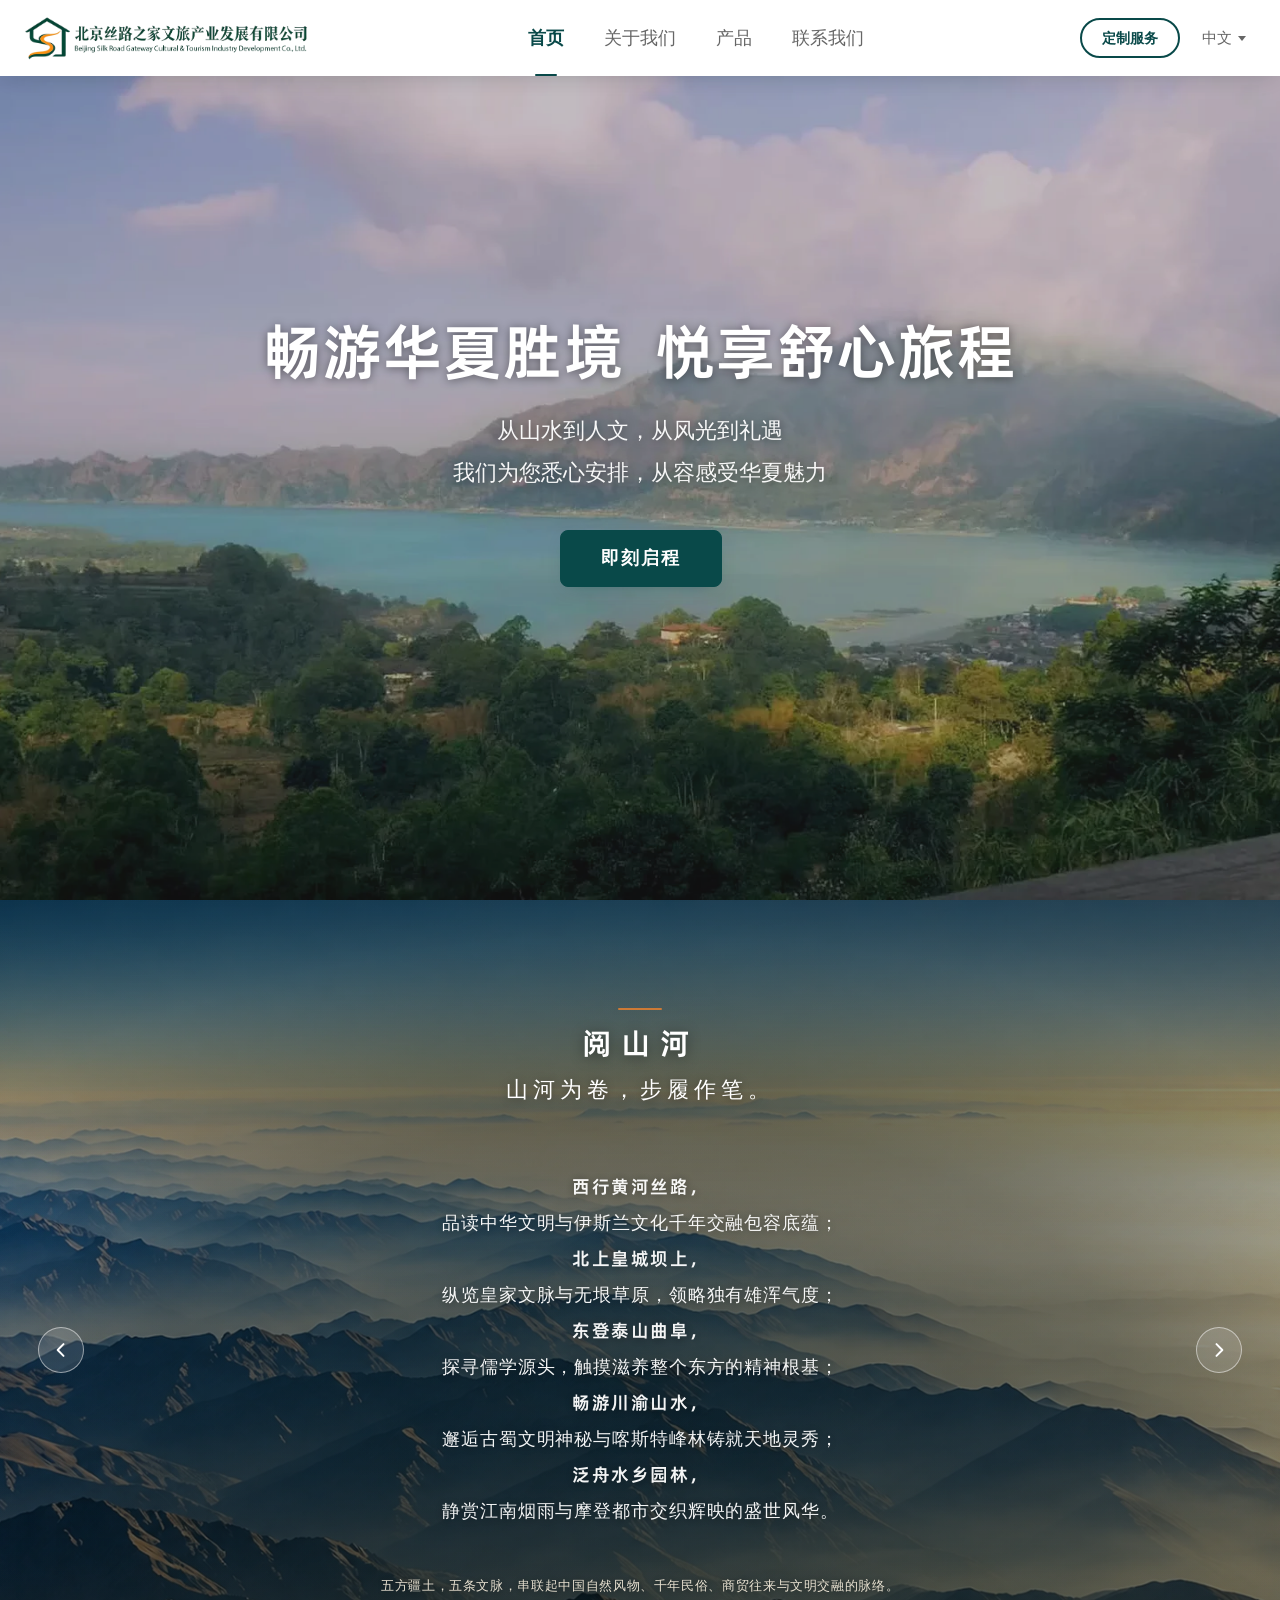
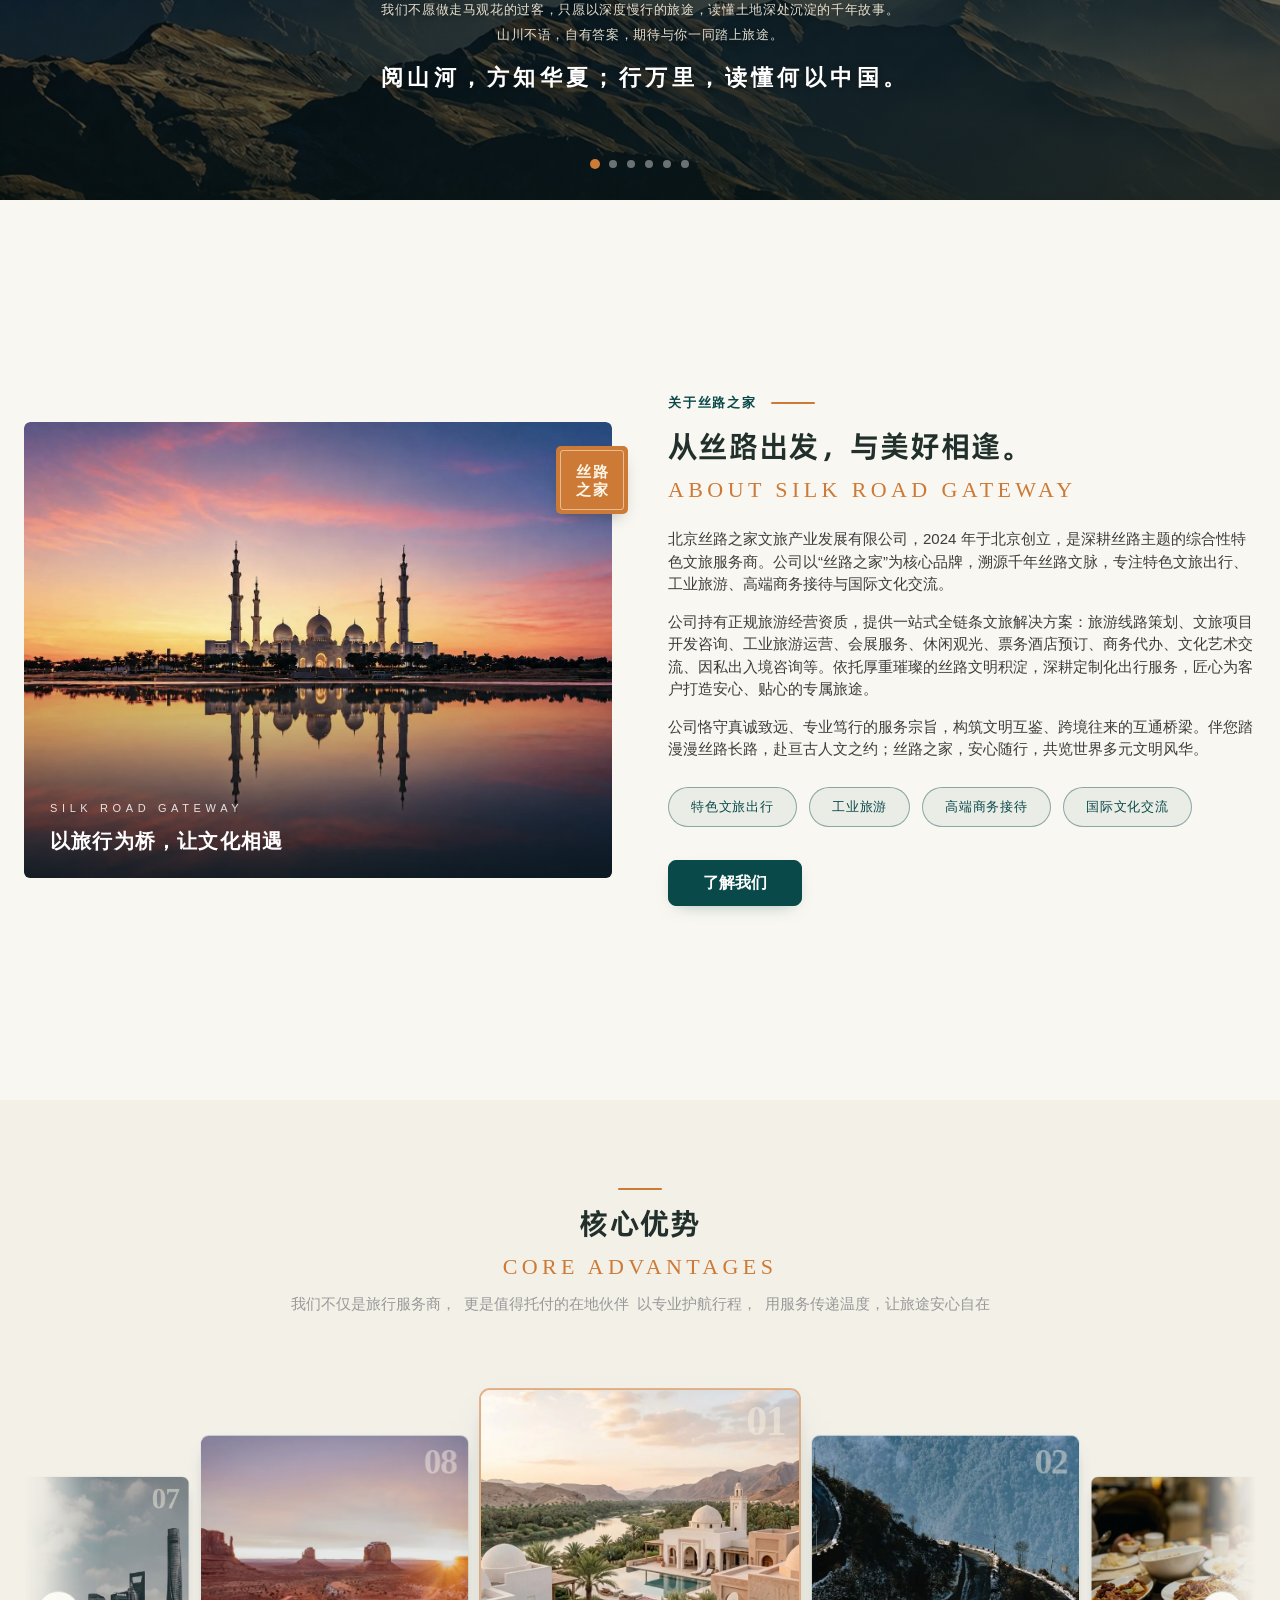
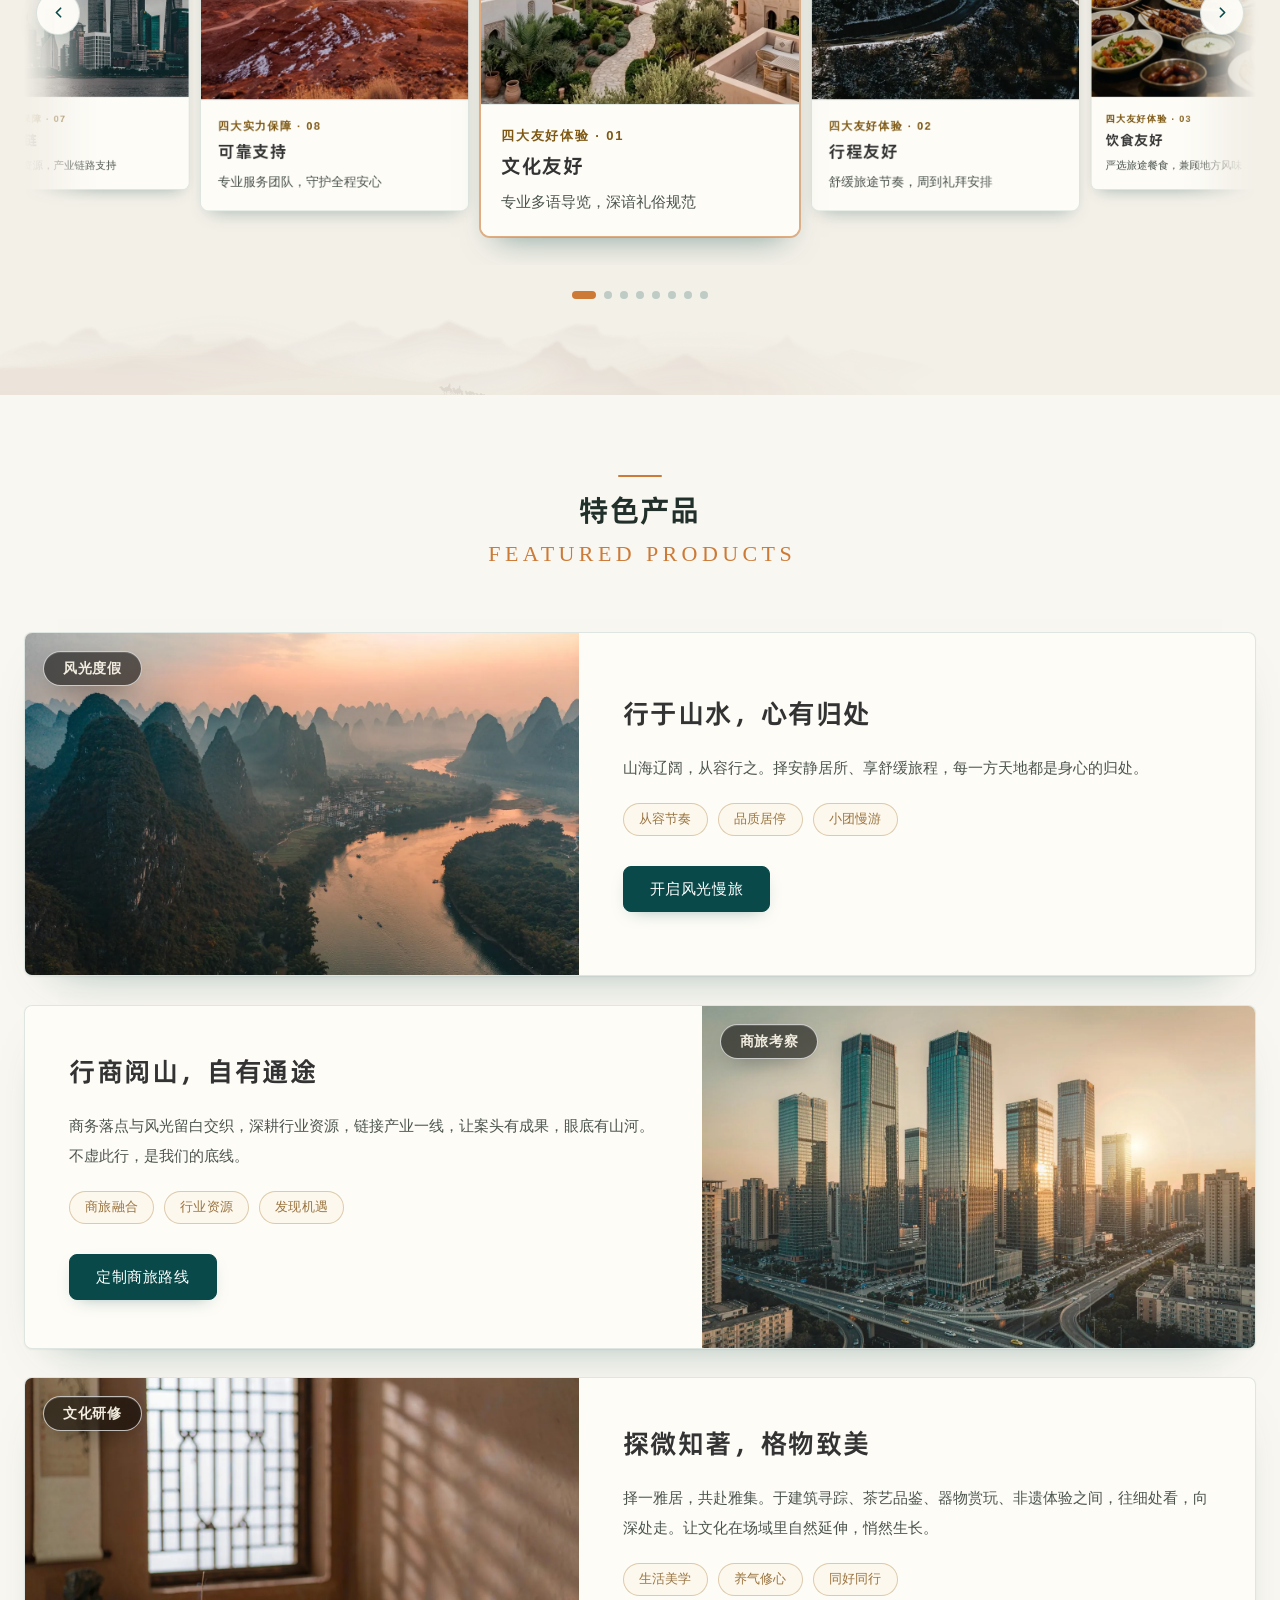
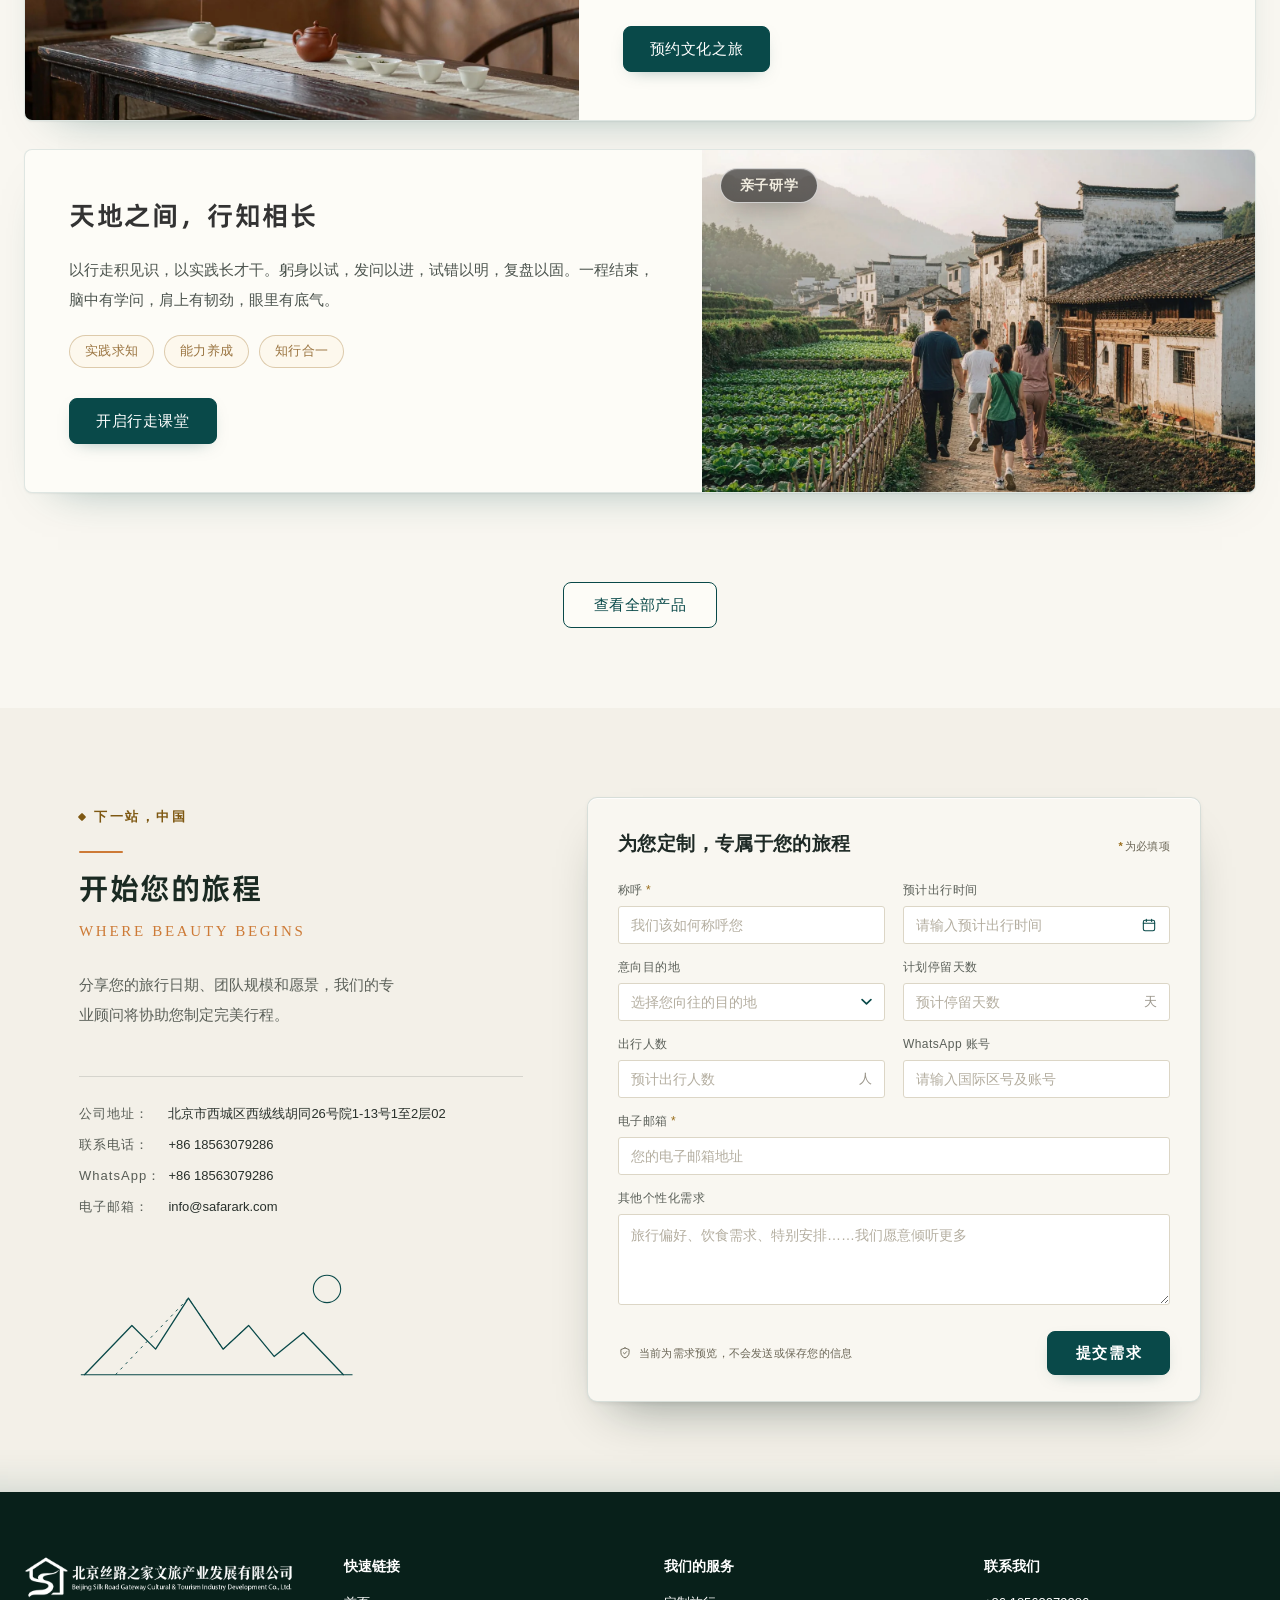
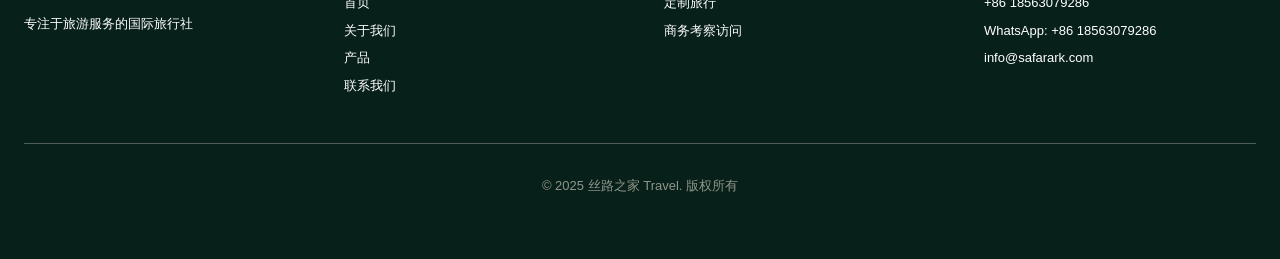
<file: index.html>
<!DOCTYPE html>
<html lang="zh-CN">
<head>
<meta charset="UTF-8">
<script>
/* 首绘前同步语言：会话内记忆为英文时先给 <html> 打标记并暂隐正文，
   等页面底部脚本套用完英文文案后再显示，消除「先画中文再闪变英文」 */
try{
  if(sessionStorage.getItem('siteLang') === 'en'){
    var st = document.createElement('style');
    st.textContent = 'html[data-lang-en]:not([data-lang-ready]) body{visibility:hidden!important}';
    document.head.appendChild(st);
    document.documentElement.setAttribute('data-lang-en','');
  }
}catch(e){}
</script>
<meta name="viewport" content="width=device-width, initial-scale=1">
<title>丝路之家</title>
<link rel="stylesheet" href="./site-source/css/entry.89d5752e.css">
<link rel="stylesheet" href="./site-source/css/index.449605d2.css">
<style>
/* ══ 阿里巴巴普惠体 3.0（自托管 woff2，仅标题字族）：65-Medium→500/600，85-Bold→700 ══ */
@font-face{
  font-family:'Alibaba PuHuiTi 3.0';
  src:url('./site-source/fonts/AlibabaPuHuiTi-3-65-Medium.woff2') format('woff2');
  font-weight:500 600; font-display:swap;
}
@font-face{
  font-family:'Alibaba PuHuiTi 3.0';
  src:url('./site-source/fonts/AlibabaPuHuiTi-3-85-Bold.woff2') format('woff2');
  font-weight:700; font-display:swap;
}
/* 模块标题统一规范（对齐「品牌简介」参考样式）：橙色短线 + 普惠体粗中文 + Georgia 茶金英文 */
.adv-eyebrow::before,.ct-title::before{
  content:''; display:block; width:44px; height:2px; border-radius:2px;
  background:#CD7A36; margin-bottom:14px;
}
#products .adv-eyebrow::before,#services .adv-eyebrow::before{margin-left:auto; margin-right:auto}
/* ══════════════════════════════════════════════════════════
   线上缺失的 Tailwind 类（entry.89d5752e.css 中 emerald / amber /
   prose / from-black 出现次数均为 0，说明构建时未生成）
   默认关闭 = 还原线上真实渲染；开启 = 还原设计意图
   ══════════════════════════════════════════════════════════ */

/* ══════════════════════════════════════════════════════════
   导航配色：纯白 #FFFFFF 底 + #666 常规字重（未触发）+ #094949 600（选中）
   对比度（底 #FFFFFF，相对亮度 1.0000）：
     未触发文字 #666       5.36:1 ✅ AA
     触发/选中/下划线 #094949  9.51:1 ✅（与未触发拉开 1.77:1 明度差）
     logo #CD7A36（大字号，门槛 3:1） 3.05:1 ⚠️ 仅够大字
   ══════════════════════════════════════════════════════════ */
.bg-nav-light{background-color:#FFFFFF}
/* 导航只用投影分层，不再描边：底部线条全部去掉，靠柔和投影浮起 */
#siteHeader{
  border-bottom:0 !important;
  box-shadow:0 6px 22px -8px rgba(8,32,26,.22);
}
#siteHeader.is-solid{box-shadow:0 10px 30px -10px rgba(8,32,26,.30)}

/* 导航项：未触发=常规字重 + 中灰；选中态才加粗上墨绿
   #666 在 #FFFFFF 上 5.74:1（AA 正文达标），与选中 #094949（10.19:1）拉开两级明度 */
.nav-link{
  position:relative; display:inline-flex; align-items:center;
  min-height:44px;                 /* WCAG 触控目标 ≥44px */
  padding:0 4px;
  font-size:1.125rem; font-weight:400; line-height:1.5;
  color:#666; text-decoration:none; white-space:nowrap;
  transition:color .22s ease;
}
.nav-link::after{                  /* 下划线：居中短横线，仅选中态显示 */
  content:''; position:absolute;
  left:50%; width:22px; margin-left:-11px;
  bottom:calc(-1 * var(--nav-bottom-gap, 16px));  /* 贴齐导航条背景底边 */
  height:2px; border-radius:2px; background:#094949;
  transform:scaleX(0); transform-origin:center center;
  transition:transform .26s cubic-bezier(.4,0,.2,1);
}
.nav-link:hover,.nav-link:focus-visible{color:#094949}
.nav-link.is-active{color:#094949; font-weight:600}
.nav-link.is-active::after{transform:scaleX(1)}
.nav-link:focus-visible{outline:2px solid #094949; outline-offset:4px; border-radius:3px}

/* 定制服务按钮：#094949 描边/文字，全尺寸显示 */
.tailor-btn{
  display:inline-flex; align-items:center; justify-content:center;
  min-height:40px; padding:8px 20px;
  border:2px solid #094949; border-radius:9999px;
  font-size:.875rem; font-weight:600; line-height:1.2;
  color:#094949; text-decoration:none; white-space:nowrap;
  background:transparent;
  transition:background-color .2s ease, color .2s ease, border-color .2s ease;
}
/* 两个 CTA 按钮触发态统一：主色 #094949 提亮版 #094949 + 白字（对比度实测） */
.tailor-btn:hover{background:#094949; color:#fff; transform:translateY(-1px)}
.tailor-btn:focus-visible{outline:2px solid #094949; outline-offset:3px}

/* 小屏汉堡入口（md 以下 nav 整块隐藏，原本无替代入口） */
.hamburger{
  display:none; width:44px; height:44px; flex:none;
  align-items:center; justify-content:center; flex-direction:column; gap:5px;
  padding:0; border:0; border-radius:8px; background:transparent; cursor:pointer;
}
.hamburger span{display:block; width:22px; height:2px; border-radius:2px; background:#666; transition:transform .26s ease, opacity .2s ease}
.hamburger[aria-expanded="true"] span:nth-child(1){transform:translateY(7px) rotate(45deg)}
.hamburger[aria-expanded="true"] span:nth-child(2){opacity:0}
.hamburger[aria-expanded="true"] span:nth-child(3){transform:translateY(-7px) rotate(-45deg)}
.hamburger:focus-visible{outline:2px solid #094949; outline-offset:2px}

/* 需求①：小屏用「整体缩放」保住按钮，而不是隐藏它 */
@media (max-width:767px){
  .hamburger{display:flex}
  .tailor-btn{display:none}
}
/* ── 品牌 Logo：图片版（179×64 透明 PNG，宽高比 2.8:1）──
   显示高 44px（与原文字 logo 视觉量级一致），≤520px 缩到 34px 防挤压 */
.logo-link{display:inline-flex; align-items:center; flex:none}
.logo-img{height:44px; width:auto; display:block}
/* 全部文字/线条均不加投影（需求） */
header .nav-link, header .lang-btn,
header .logo-img, header .tailor-btn{ text-shadow:none }
.hamburger span{box-shadow:none}

@media (max-width:520px){
  header > div{padding-left:12px !important; padding-right:12px !important; gap:8px !important}
  .tailor-btn{display:none}                      /* 小屏页头放不下：手机菜单里已有「定制服务」入口 */
  .logo-img{height:34px !important}              /* 44px → 34px，腾出横向空间 */
  .lang-switch,.hamburger{flex:none}
  .tailor-btn{padding:6px 12px; font-size:.75rem; min-height:36px; letter-spacing:0}
  .lang-btn{padding:6px 4px; font-size:.875rem}
  .lang-menu{min-width:104px}
  .hamburger{width:40px; height:40px}
  .hamburger span{width:20px}
}
/* ≤380px（360px 安卓主流宽）：再压 logo 与间距，保证汉堡按钮完整可见不溢出 */
@media (max-width:380px){
  header > div{gap:6px !important}
  .logo-img{height:28px !important}
  .lang-btn{padding:5px 2px}
}

/* ── 页脚背景：#08201A（墨绿黑，与品牌青绿 #094949 同源） ──
   原 Tailwind .bg-gray-900 不再引用，改自定义类避免误伤其它深灰块
   白字对比度 15.6:1 ｜ amber-400 标题 8.9:1 ｜ 链接 hover emerald-400 7.2:1
   ────────────────────────────────────────────────────────── */
.bg-footer{background-color:#08201A}

/* 页脚分隔线：#F1ECDF @30%；版权文字 #FDF5E5（覆盖 Tailwind border-white/10 与继承 text-white） */
/* 版权文字：#FDF5E5 @55%（实色太抢眼，压到半透明弱化）；
   合成色在 #08201A 上实测 5.47:1，仍过 AA（45% 只有 4.15:1，不达标，故取 55%） */
.footer-copyright{border-top-color:rgba(241,236,223,.3) !important; color:rgba(253,245,229,.55) !important}
.footer-copyright *{color:rgba(253,245,229,.55) !important}
/* 页脚 logo：白色版 179×74（深底专用），显示高 56px（宽按 2.42:1 自动跟随） */
.footer-logo{height:auto; width:auto; max-height:56px; max-width:100%; display:block}

/* ── 语言切换：无框文字按钮 + 向下弹出的自定义菜单 ──
   替代原生 <select>：原生 option 列表由系统绘制，位置不可控且会盖住选择区 */
.lang-switch{position:relative; flex:none}
.lang-btn{
  display:inline-flex; align-items:center; gap:6px;
  min-height:44px; padding:6px 10px;
  background:none; border:0; cursor:pointer;
  font-size:.9375rem; font-weight:400; color:#666;
  font-family:inherit;
  transition:color .2s ease;
}
.lang-btn:hover,.lang-btn[aria-expanded="true"]{color:#094949}
.lang-btn:focus-visible{outline:2px solid #094949; outline-offset:2px; border-radius:4px}
.lang-caret{
  width:0; height:0; flex:none;
  border-left:4px solid transparent; border-right:4px solid transparent;
  border-top:5px solid currentColor;
  transition:transform .2s ease;
}
.lang-btn[aria-expanded="true"] .lang-caret{transform:rotate(180deg)}
/* 菜单向下展开：top:100% 定在按钮下方，不遮挡按钮本身 */
.lang-menu{
  position:absolute; top:100%; right:0; z-index:60;
  margin-top:6px; min-width:120px; padding:6px;
  background:#FFFFFF; border:0; border-radius:12px;
  box-shadow:0 16px 32px -12px rgba(8,32,26,.32);
  list-style:none;
}
.lang-menu[hidden]{display:none}
.lang-opt{
  display:flex; align-items:center; width:100%; min-height:40px;
  padding:0 10px; border:0; border-radius:6px; background:none;
  font-size:.9375rem; font-family:inherit; color:#333; text-align:left;
  cursor:pointer; transition:background-color .15s ease, color .15s ease;
}
.lang-opt:hover{background:rgba(9,73,73,.08); color:#094949}
.lang-opt:focus-visible{outline:2px solid #094949; outline-offset:-2px}
.lang-opt[aria-selected="true"]{color:#094949; font-weight:600}
.lang-opt[aria-selected="true"]::after{content:'✓'; margin-left:auto; font-size:.8125rem}

/* 小屏下拉菜单（打包 CSS 缺 .md\:hidden，补一道断点保险） */
.mobile-menu{
  padding:8px 24px 20px; border-top:0;
  background-color:#FFFFFF;
  box-shadow:0 14px 26px -14px rgba(8,32,26,.28);
}
@media (min-width:768px){
  .mobile-menu{display:none !important}
  /* 打包 CSS 里 col-span-2 只出现在非 md 的作用域，这里自补 md 断点，保证字段能横跨两列 */
  .md\:col-span-2{grid-column:span 2 / span 2}
}
.mobile-menu[hidden]{display:none}
.nav-link-m{
  display:block; padding:14px 4px; min-height:48px;
  font-size:1.0625rem; font-weight:400; color:#666; text-decoration:none;
  border-bottom:1px solid rgba(8,32,26,.10);
  transition:color .2s ease;
}
.nav-link-m:last-child{border-bottom:0}
.nav-link-m:hover,.nav-link-m.is-active{color:#094949}
.nav-link-m.is-active{font-weight:600}

/* ══════════════════════════════════════════════════════════
   响应式布局：破除线上 PC 站的 1200px 锁定
   线上 body{min-width:1200px}，移动端必然横向溢出，
   这是原站「只服务桌面」的产物，响应式必须先解掉它
   ══════════════════════════════════════════════════════════ */
html,body{min-width:0 !important; overflow-x:hidden}

/* ══ 首屏视频文案：五级层次，字号全部 clamp 流式缩放 ══
   白字压在视频上，靠 1px 级轻微暗描边兜底（视频亮帧时仍可读），
   不依赖大范围投影，保持画面干净 */
.banner-copy{max-width:56rem; margin:0 auto}
.bc-main{
  margin:0 0 clamp(12px,1.8vw,20px);
  font-family:'Alibaba PuHuiTi 3.0','PingFang SC','Microsoft YaHei','Hiragino Sans GB',Arial,sans-serif;
  font-size:clamp(1.5625rem,5.2vw,3.75rem); font-weight:700; line-height:1.28;
  letter-spacing:.02em; color:#fff;
}
.bc-sub{
  margin:0;
  font-size:clamp(.9375rem,2.1vw,1.375rem); line-height:1.9;
  color:rgba(255,255,255,.95);
}
.bc-main,.bc-sub{ text-shadow:0 1px 10px rgba(0,0,0,.45) }

/* ══ 阅山河：banner 下方全屏轮播（五条文脉线路，与特色产品五条线路同图源）══
   结构：5 张全屏底图交叉淡切 + Ken Burns 缓推；固定层 = 顶部题名 / 中央本页线路句 / 底部结语+圆点 */
#yueshanhe{padding:0 !important}   /* 覆盖小屏 `section{padding:56px}` 的通用规则，保证整屏贴边 */
#yueshanhe .ysh-slide{
  position:absolute; inset:0;
  background-position:center; background-size:cover; background-repeat:no-repeat;
  opacity:0; transform:scale(1.08);
  transition:opacity 1.4s ease; will-change:opacity,transform;
}
/* 关键帧终点必须回到 scale(1)：位图按 1:1 落屏才不留上采样，缓推只作为入场动势 */
#yueshanhe .ysh-slide.on{opacity:1; animation:yshKen 6s cubic-bezier(.22,.61,.36,1) forwards}
@keyframes yshKen{from{transform:scale(1.08)}to{transform:scale(1)}}
/* 高亮底图的补暗层（.is-bright）：新换的四张 1920×1080 原图天空/雾气很亮，
   实测白字在画面中段只有 1.6~2.2:1，靠原有上下暗场压不住。
   这层随幻灯一起淡入，中央按椭圆加暗（文字正压在这里），边缘轻压，保留画面通透感 */
#yueshanhe .ysh-slide.is-bright::after{
  content:''; position:absolute; inset:0; pointer-events:none;
  background:
    radial-gradient(64% 48% at 50% 52%, rgba(9,20,18,.56) 0%, rgba(9,20,18,.40) 58%, rgba(9,20,18,.08) 100%),
    linear-gradient(180deg, rgba(9,20,18,.34) 0%, rgba(9,20,18,.10) 32%, rgba(9,20,18,.12) 66%, rgba(9,20,18,.30) 100%);
}
@media (prefers-reduced-motion: reduce){
  #yueshanhe .ysh-slide{animation:none !important; transform:none !important}
}
/* 暗场：上下加深、中部透景，保证白字可读（最深处 ≥ 4.5:1） */
#yueshanhe .ysh-shade{
  background:linear-gradient(180deg, rgba(9,20,18,.46) 0%, rgba(9,20,18,.16) 38%, rgba(9,20,18,.34) 72%, rgba(9,20,18,.62) 100%);
}
#yueshanhe .ysh-layer{
  position:relative; min-height:100svh; z-index:1;
  display:flex; flex-direction:column; align-items:center; text-align:center; color:#FFFFFF;
  padding:clamp(88px,12vh,128px) clamp(20px,4vw,48px) clamp(14px,2.4vh,24px);
}
/* 顶部题名：橙线 + 题字 + 卷首语（与站内组头同构）
   字号与核心优势标题组对齐：题字 = .adv-eyebrow，卷首语 = .adv-eyebrow-en 同档 */
#yueshanhe .ysh-rule{display:block; width:44px; height:2px; background:#CD7A36; border-radius:2px; margin:0 auto}
#yueshanhe .ysh-title{
  font-family:'Alibaba PuHuiTi 3.0','PingFang SC','Microsoft YaHei','Hiragino Sans GB',Arial,sans-serif;
  font-size:clamp(1.375rem,4.6vw,1.875rem); font-weight:700; letter-spacing:.3em; margin-right:-.3em;
  margin:14px 0 0; line-height:1.3; text-shadow:0 2px 14px rgba(0,0,0,.45);
}
#yueshanhe .ysh-sub{
  font-size:clamp(1rem,3.2vw,1.375rem); letter-spacing:.22em; margin-right:-.22em;
  margin:10px 0 0; opacity:.92; text-shadow:0 1px 8px rgba(0,0,0,.4);
}
/* 整篇文案：五条线路句一次全部展示，底图轮换文字不动
   间距：上方 auto 吃掉剩余空间，下方固定间距 —— 底部结语随之上提贴近诗行 */
#yueshanhe .ysh-poem{
  margin:auto 0 clamp(18px,3vh,32px); max-width:56em;
  padding:clamp(10px,2vh,18px) 0;
}
#yueshanhe .ysh-v{
  margin:0;
  font-size:clamp(.9375rem,1.5vw,1.125rem); line-height:2; letter-spacing:.05em;
  font-weight:400;
  opacity:.95; text-shadow:0 1px 8px rgba(0,0,0,.4);
  text-wrap:balance;   /* 均衡每行字数，避免换行后末行只剩两三个字 */
}
#yueshanhe .ysh-v strong{
  font-family:'Alibaba PuHuiTi 3.0','PingFang SC','Microsoft YaHei','Hiragino Sans GB',Arial,sans-serif;
  font-weight:700; letter-spacing:.08em; color:#FFFFFF;
}
/* 英文桌面端：分行后每条占 3 行，字号收半档 + 行高收紧，保证整屏仍一屏放下 */
html[lang="en"] #yueshanhe .ysh-v{font-size:clamp(.8125rem,1.25vw,.96875rem); line-height:1.6}
/* 矮屏笔记本（浏览器工具栏占掉顶部后视口常只剩 760~820px）：压缩行距与顶部留白，仍保持一屏 */
@media (min-width:641px) and (max-height:820px){
  #yueshanhe .ysh-layer{padding-top:clamp(64px,9vh,88px)}
  #yueshanhe .ysh-v{line-height:1.8}
  #yueshanhe .ysh-poem{margin-bottom:14px; padding:6px 0}
}
/* 底部结语 + 圆点：颜色与诗行统一（白、同透明度）
   p 的 max-width 用各自 font-size 的 em 计算，宽度不一致会导致盒子靠左 —— 必须 margin:0 auto 居中 */
#yueshanhe .ysh-close p{
  margin:0 auto; max-width:46em;
  font-size:clamp(.78rem,1vw,.9rem); line-height:1.9; letter-spacing:.05em;
  color:#F2EAD9; opacity:.95; text-shadow:0 1px 6px rgba(0,0,0,.4);
  text-wrap:balance;
}
#yueshanhe .ysh-close .ysh-punch{
  margin:10px auto 0;
  font-size:clamp(1.08rem,1.55vw,1.32rem); font-weight:600; letter-spacing:.16em; margin-right:-.16em;
  color:#FFFFFF; opacity:1;
}
/* 「我们不愿做走马观花的过客」一段左右对齐 */
#yueshanhe .ysh-close p.ysh-just{text-align:justify; text-justify:inter-ideograph}
/* 中文桌面端：结语与上一行两端对齐 —— 盒子撑满 .ysh-close（其宽由 39 字的 c1/c2 决定），
   再用 CJK 字间距把小字句均匀撑到同宽；末字的 letter-spacing 由上面的 -.16em 负 margin 抵消，
   因此左右端点与上一行严格重合。行尾对齐必须写 text-align-last，否则最后一行（也是唯一行）不参与撑开 */
@media (min-width:641px){
  html[lang^="zh"] #yueshanhe .ysh-close p.ysh-punch{
    /* 宽度多给 .26em：句末「。」的字面墨迹比字身窄，字号越大这块留白越宽（24px 时约 7px、
       14.4px 时约 4px），若不补，右端墨迹会比上一行缩进 5~6px，看着仍不齐。
       补的量 ≈ 0.7×(本行字号 − 上一行字号)，用 em 表达即 0.26em 左右 */
    width:calc(100% + .26em); margin:10px 0 0;
    /* 字号提一档（21.12 → 24px @1440）：撑满同宽时若只靠字距拉，字会散；
       字号与字距一起加，撑开的幅度才不刺眼。英文版不受影响（下面规则只匹配 zh） */
    font-size:clamp(1.2rem,1.75vw,1.5rem);
    /* 关掉 letter-spacing 交给 justify 分配间距：字距若留着，末字后会多出一段字距，
       右端点就比上一行短 3~4px；置 0 后由 inter-ideograph 均分，右端点才压得准 */
    letter-spacing:0;
    text-align:justify; text-align-last:justify; text-justify:inter-ideograph;
  }
}
/* 圆点：独立于结语，margin-top:auto 把自己推到区块底部（padding-bottom 之上）；margin-bottom 上移 10px */
#yueshanhe .ysh-dots{display:flex; justify-content:center; gap:10px; margin-top:auto; margin-bottom:10px; padding-top:16px}
#yueshanhe .ysh-dot{
  width:8px; height:8px; border-radius:50%; padding:0;
  background:rgba(255,255,255,.4); border:0; cursor:pointer;
  transition:background-color .25s ease, transform .25s ease;
}
#yueshanhe .ysh-dot.on{background:#CD7A36; transform:scale(1.25)}
#yueshanhe .ysh-dot:focus-visible{outline:2px solid #fff; outline-offset:3px}
/* 左右箭头：竖直居中悬于两侧，移动端隐藏（有横滑） */
#yueshanhe .ysh-arrow{
  position:absolute; top:50%; transform:translateY(-50%); z-index:2;
  width:46px; height:46px; border-radius:50%; padding:0;
  display:flex; align-items:center; justify-content:center;
  background:rgba(255,255,255,.12); border:1px solid rgba(255,255,255,.5);
  color:#fff; cursor:pointer;
  transition:background-color .3s ease, color .3s ease, transform .25s ease;
}
#yueshanhe .ysh-arrow:hover{background:#094949; color:#FDF5E5; border-color:#094949; transform:translateY(-50%) scale(1.06)}
#yueshanhe .ysh-arrow:active{transform:translateY(-50%) scale(.96)}
#yueshanhe .ysh-arrow:focus-visible{outline:2px solid #fff; outline-offset:3px}
#yueshanhe .ysh-arrow--prev{left:clamp(14px,3vw,44px)}
#yueshanhe .ysh-arrow--next{right:clamp(14px,3vw,44px)}
#yueshanhe .ysh-arrow svg{width:20px; height:20px; display:block}
/* 滚动入场：站内 .reveal 系统的透明度是类级 (0,1,0)，压不过本模块的 ID 级 opacity（.92/.95），
   这里在模块作用域内提权——入场前全隐，入场后回到 1（与原 .92/.95 的差异肉眼不可辨） */
#yueshanhe .reveal{opacity:0}
#yueshanhe .reveal.in{opacity:1}
@media (max-width:767px){ #yueshanhe .ysh-arrow{display:none} }
@media (max-width:640px){
  /* 手机端高度由内容决定：去掉强制一屏与 auto 均分，留白改为固定小间距 */
  #yueshanhe{min-height:auto}
  #yueshanhe .ysh-layer{min-height:auto; padding-top:84px; padding-bottom:14px; justify-content:flex-start}
  #yueshanhe .ysh-poem{margin-top:22px; margin-bottom:16px; padding:4px 0}
  /* 字号对齐整站手机端规范（正文 15px / 说明 13px） */
  #yueshanhe .ysh-v{font-size:.9375rem; line-height:1.75}
  #yueshanhe .ysh-close p{font-size:.8125rem; line-height:1.75}
  #yueshanhe .ysh-close .ysh-punch{font-size:1.15rem; margin-top:8px}
  /* 结语拆成两段（ysh-punch1 / ysh-punch2）：桌面端两个 span 首尾相接仍是一行，
     两端对齐不受影响；手机端第二段转 block，强制在「；」后断行，
     避免浏览器在「行万里，读懂何以中国」句中随机折断 */
  #yueshanhe .ysh-close .ysh-punch-l2{display:block}
  #yueshanhe .ysh-dots{margin-top:18px; padding-top:0}
}
/* 英文手机端：字号同样提至整站规范下限，拉丁折行多仅比中文小半档 */
@media (max-width:640px){
  html[lang="en"] #yueshanhe .ysh-title{font-size:1.4rem; letter-spacing:.1em; margin-right:-.1em}
  html[lang="en"] #yueshanhe .ysh-sub{font-size:.78rem; letter-spacing:.12em; margin-right:-.12em}
  html[lang="en"] #yueshanhe .ysh-layer{padding-left:16px; padding-right:16px}
  html[lang="en"] #yueshanhe .ysh-v{font-size:.875rem; line-height:1.7}
  html[lang="en"] #yueshanhe .ysh-close p{font-size:.75rem; line-height:1.7}
  html[lang="en"] #yueshanhe .ysh-close .ysh-punch{font-size:1rem; letter-spacing:.08em}
}

/* 主色实底按钮：与「了解我们」按钮（.adv-more--solid）同款
   #094949 底 + 1.5px 同色描边 + 白字，圆角 8px；白字对比度 10.19:1（AAA） */
.bc-cta{
  display:inline-flex; align-items:center; justify-content:center;
  margin-top:clamp(22px,3vw,36px);
  min-height:52px; padding:14px 40px;
  background:#094949; color:#FFFFFF; border:1.5px solid #094949; border-radius:8px;
  font-size:clamp(.9375rem,1.6vw,1.125rem); font-weight:600; letter-spacing:.12em;
  margin-right:-.12em; text-decoration:none;
  box-shadow:0 6px 18px -10px rgba(9,73,73,.5);
  transition:background-color .22s ease, border-color .22s ease, transform .22s ease,
             box-shadow .22s ease, padding .26s cubic-bezier(.22,.61,.36,1);
}
/* hover 时左右内边距等量回缩，抵消箭头展开的宽度 —— 按钮宽度恒定不跳动，只做"呼吸"
   底色提亮为 #0E6F6F（与 .adv-more--solid 的触发态一致） */
.bc-cta:hover{
  background:#0E6F6F; border-color:#0E6F6F; color:#FFFFFF; transform:translateY(-2px);
  padding-left:24px; padding-right:24px;
  box-shadow:0 14px 30px -8px rgba(14,111,111,.55);
}
.bc-cta:focus-visible{outline:2px solid #fff; outline-offset:3px}

/* ══ 按钮 hover 微交互：箭头淡入右滑 + 落地阴影 ══
   箭头用内联 SVG（不依赖字体字形，中英文 rendering 一致）；
   宽度 0 → 1.05em 平滑展开，避免占位导致默认态左右不对称 */
.bc-cta, .adv-more{position:relative}
.bc-cta::after, .adv-more::after{
  content:''; display:inline-block; flex:none;
  width:0; height:1.05em; margin-left:0; opacity:0;
  vertical-align:middle; letter-spacing:0; transform:translateX(-6px);
  background:no-repeat center/1.05em 1.05em
    url("data:image/svg+xml,%3Csvg xmlns='http://www.w3.org/2000/svg' viewBox='0 0 24 24' fill='none' stroke='%23ffffff' stroke-width='2.4' stroke-linecap='round' stroke-linejoin='round'%3E%3Cpath d='M4 12h15'/%3E%3Cpath d='M13 5.5 19.5 12 13 18.5'/%3E%3C/svg%3E");
  transition:width .26s cubic-bezier(.22,.61,.36,1), margin-left .26s cubic-bezier(.22,.61,.36,1),
             opacity .22s ease, transform .26s cubic-bezier(.22,.61,.36,1);
}
.bc-cta:hover::after, .adv-more:hover::after{
  width:1.05em; margin-left:.75em; opacity:1; transform:translateX(0);
}
@media (max-width:640px){
  .bc-cta{min-height:48px; padding:12px 30px; width:auto}
  .bc-cta:hover{padding-left:14px; padding-right:14px}
  .bc-main{font-size:1.5rem; letter-spacing:0}   /* 375px 下 13 字单行放下，避免孤字折行 */
}
/* services 的 h2 已改为小标签样式（.adv-eyebrow），about 的 h2 与优势区同构（.about-title），均不参与区块大标题缩放 */
/* contact 的标题已改为「小标签 + 金色短线」的 eyebrow 写法，不参与区块大标题缩放 */
#products h2:not(.adv-eyebrow){
  font-size:clamp(1.5rem, 4.2vw, 2.25rem)
}
/* 产品区标题沿用 .adv-eyebrow（与优势区同款），居中时用负边距抵消尾字距，保证真正居中 */
#products .adv-eyebrow-en{margin-right:-.2em}

/* ══ 特色产品：四条「左图 + 右文」编辑式横匾 ══
   参考稿语言：暖白纸卡 + 图角墨绿双语小签 + 宋体大标 + 茶金描边胶囊标签 + 墨绿实心按钮。
   三色沿用全站：纸卡 #F9F7F1 / 墨绿 #1F4438-#094949 / 茶金 #B08A4F。 */
#products{
  /* 纸白 #F9F7F1（.930）：上接核心优势（恒温米 #F3F0E8）、下接联系区（恒温米），
     纸白居中形成米-纸-米交替节奏。内联 style 同步改（见 <section id="products">）。 */
  background-color:#F9F7F1;
}
.feat-list{display:grid; gap:28px}
.feat-row{
  /* 整卡可点：由标题链接的 ::after 铺满整卡（stretched link），
     卡片自身必须成为定位包含块 */
  position:relative;
  display:grid; grid-template-columns:minmax(0,1fr);
  /* 卡片暖白 #FDFCF7（.972）压在恒温米底 #F3F0E8（.872）上，亮度比 1.11
     （比旧米 #F1ECDF 的 1.15 略弱，但仍足以浮起）；描边 .12 只作定形不抢戏 */
  background:#FDFCF7;
  border:1px solid rgba(9,73,73,.12);
  border-radius:8px; overflow:hidden;
  box-shadow:0 1px 2px rgba(9,73,73,.06), 0 22px 46px -34px rgba(9,73,73,.50);
  transition:box-shadow .3s ease, transform .3s ease;
}
.feat-row:hover{
  box-shadow:0 2px 4px rgba(9,73,73,.06), 0 28px 54px -34px rgba(9,73,73,.55);
  transform:translateY(-2px);
}
/* .reveal.in{transform:none} 声明在后、特异性同为 (0,2,0)，会压住上面的 hover 抬升
   与按压反馈（实测 computed transform 恒为 none）——用更高特异性把交互态找回来 */
.feat-row.reveal.in:hover{transform:translateY(-2px)}
.feat-row.reveal.in:active{transform:translateY(0)}
@media (min-width:1024px){
  .feat-row{grid-template-columns:minmax(0,45%) minmax(0,55%); min-height:340px}
  /* 第 2、4 条左右互换（左文右图）：仅换视觉次序，DOM 仍图在前，
     <1024 堆叠时保持「图在上」的统一节奏 */
  .feat-row.is-rev{grid-template-columns:minmax(0,55%) minmax(0,45%)}
  .feat-row.is-rev .feat-media{order:2}
  .feat-row.is-rev .feat-body{order:1}
}
.feat-media{position:relative; margin:0; min-width:0; overflow:hidden; background:#E4E7DE}
.feat-media img{
  display:block; width:100%; max-width:100%; height:100%; object-fit:cover;
  aspect-ratio:4 / 3;
  transition:transform .8s cubic-bezier(.22,.61,.36,1);
}
@media (min-width:1024px){ .feat-media img{aspect-ratio:auto} }
.feat-row:hover .feat-media img{transform:scale(1.03)}
/* 图角双语小签：深色玻璃片 —— 半透墨绿 + 背景模糊，按需求去掉白描边（含上缘 inset 冷光）。
   边界改由"玻璃底 vs 照片"承担，故底从 .62 压深到 .72、投影加深一档，压在亮天空上仍够读 */
.feat-chip{
  position:absolute; top:18px; left:18px;
  display:inline-flex; align-items:baseline; gap:11px;
  padding:9px 19px 10px; border-radius:999px;
  background:rgba(0,0,0,.55);
  -webkit-backdrop-filter:blur(16px) saturate(1.15);
  backdrop-filter:blur(16px) saturate(1.15);
  border:1px solid rgba(255,255,255,.7);
  color:#F1ECDF;
  font-size:.875rem; font-weight:600; letter-spacing:.05em; line-height:1;
  box-shadow:0 10px 24px -12px rgba(0,0,0,.55), inset 0 1px 0 rgba(255,255,255,.14);
}
.feat-body{
  padding:40px 44px 42px;
  display:flex; flex-direction:column; align-items:flex-start; justify-content:center;
  gap:18px;
}
@media (max-width:1023px){ .feat-body{padding:26px 24px 30px; gap:14px} }
/* 产品条目标题（行于山水 / 行商阅山 …）：与全站模块标题同语言，统一走普惠体 700 */
.feat-title{
  margin:0; font-family:'Alibaba PuHuiTi 3.0','PingFang SC','Microsoft YaHei','Hiragino Sans GB',Arial,sans-serif;
  font-size:clamp(1.375rem,2.1vw,1.75rem); font-weight:700;
  letter-spacing:.06em; line-height:1.5; color:#333;
}
/* 整卡热区：标题即链接，::after 铺满整条横匾（图 + 文），点哪儿都进对应分类页。
   全卡只留这一个 tab stop；卡片内的 CTA 用 z-index 2 独立压在上层，各点各的。
   键盘焦点同时画在标题（细框）与整卡（粗框）上，避免 ::after 铺满后看不到焦点位置 */
.feat-hit{color:inherit; text-decoration:none}
.feat-hit::after{content:''; position:absolute; inset:0; z-index:1; border-radius:8px}
.feat-hit:focus-visible{outline:2px solid #7E5812; outline-offset:4px}
.feat-row:has(.feat-hit:focus-visible){outline:2px solid #7E5812; outline-offset:3px}
.feat-desc{
  margin:0; font-size:.9375rem; line-height:2; color:#4C544E; max-width:40em;
}
.feat-tags{
  display:flex; flex-wrap:wrap; gap:10px; margin:2px 0 0; padding:0; list-style:none;
}
.feat-tags li{
  padding:6px 15px 7px; border-radius:999px;
  border:1px solid rgba(176,138,79,.42); background:#FDF8ED;
  font-size:.8125rem; line-height:1.4; color:#9A7440; letter-spacing:.02em;
}
/* 与「提交需求」完全同色：主色 #094949 实底，hover 提亮 #0E6F6F + 上浮 + 落影
   圆角 2026-11-03 由 5px 统一到 8px，与首页其余矩形按钮（.bc-cta / .adv-more / .ct-submit）
   及所在产品卡（8px）同一档 */
.feat-cta{
  margin-top:12px; display:inline-flex; align-items:center; justify-content:center;
  /* 压在整卡热区之上，按钮独享点击（否则会被 .feat-hit::after 抢走） */
  position:relative; z-index:2;
  min-height:46px; padding:0 26px; border-radius:8px;
  background:#094949; border:1.5px solid #094949; color:#FFFFFF; text-decoration:none;
  font-size:.9375rem; letter-spacing:.04em; cursor:pointer;
  box-shadow:0 6px 18px -10px rgba(9,73,73,.5);
  transition:background-color .22s ease, border-color .22s ease, color .22s ease,
             box-shadow .22s ease, transform .22s ease;
}
.feat-cta:hover{
  background:#0E6F6F; border-color:#0E6F6F; color:#FFFFFF;
  transform:translateY(-2px); box-shadow:0 14px 30px -8px rgba(14,111,111,.55);
}
.feat-cta:active{transform:translateY(0)}
.feat-cta:focus-visible{outline:2px solid #7E5812; outline-offset:3px}
/* 「查看全部产品」：与卡片内 CTA 同为矩形（8px 圆角、46px 高），
   只靠描边/实心区分主次 —— 次层级按钮，hover 反白。圆角 2026-11-03 由 5px 统一到 8px */
.feat-all{
  display:inline-flex; align-items:center; justify-content:center;
  min-height:46px; padding:0 30px; border-radius:8px;
  border:1.5px solid #094949; background:#FDFCF7; color:#094949;
  text-decoration:none; font-size:.9375rem; letter-spacing:.03em;
  transition:background .25s ease, color .25s ease;
}
.feat-all:hover{background:#094949; color:#FDF5E5}

/* ══ 动效系统 ══
   ① 滚动入场 reveal：进入视口时淡入上浮，同组错峰 80ms（最多 6 档）
   ② 首屏文案入场：加载即逐行浮起（CTA 只淡入，避免 animation fill 覆盖 hover 位移）
   ③ 视差：首屏文案随滚动淡出上移；优势区背景图反向缓移
   全部在 prefers-reduced-motion 下自动关闭 */
.reveal{
  opacity:0; transform:translateY(28px);
  transition:opacity .72s cubic-bezier(.22,.61,.36,1), transform .72s cubic-bezier(.22,.61,.36,1);
  transition-delay:var(--rd,0ms); will-change:opacity,transform;
}
.reveal.in{opacity:1; transform:none}

.banner-copy > *:not(.bc-cta){animation:bcIn .9s cubic-bezier(.22,.61,.36,1) both}
.bc-cta{animation:bcFade .9s cubic-bezier(.22,.61,.36,1) both}
.banner-copy > *:nth-child(1){animation-delay:.08s}
.banner-copy > *:nth-child(2){animation-delay:.20s}
.banner-copy > *:nth-child(3){animation-delay:.32s}
.banner-copy > *:nth-child(4){animation-delay:.44s}
.banner-copy > *:nth-child(5){animation-delay:.56s}
.banner-copy > *:nth-child(6){animation-delay:.68s}
@keyframes bcIn  {from{opacity:0; transform:translateY(26px)} to{opacity:1; transform:none}}
@keyframes bcFade{from{opacity:0} to{opacity:1}}

#heroCopy{will-change:opacity,transform}

/* 锚点跳转时留出 fixed header 的高度 */
#services,#about,#contact,#products{scroll-margin-top:88px}

/* ══ 我们的优势：纸白底 + 沙漠驼队线稿背景 —— 左标题栏 + 米白/墨绿双卡 ══
   三色即全部：卡米白 #F0EBDF / 卡主色绿 #094949 / 编号棕金 #B08A4F
   间距统一 48px 栅格：区块与 banner 之间、列间距均为 48px */
#services{
  background-color:#F3F0E8;
  /* 优势区现为照片封面流（单行轮播），高度跟内容走；固定上下留白定节奏。 */
  padding:88px 0 96px;
}
/* 插画层：挂在内容容器里（容器底边＝圆点行底边，沙丘脊线正好落在其下），
   用 top:100% 把画顶对齐容器底边，再 translateY(负值) 把沙丘脊线上提到同一水平线 ——
   百分比位移算的是自身高度，所以换视口不用重算。
   left 用 min(0, 40rem - 50vw) 反而把容器居中留出的空白抵掉，保持贴着区块左边缘。 */
#parallaxBg{
  position:absolute; top:100%; left:min(0px, calc(40rem - 50vw));
  width:min(1180px, 78vw); aspect-ratio:1921 / 874;
  /* 画面最上沿（远山轮廓）落在图高的 58.5% 处，所以 -58.5% 就是"轮廓压在卡片底边线上" */
  transform:translateY(-58.5%);
  background:url('./site-source/images/advantage-desert-dunes.webp') center / 100% 100% no-repeat;
  /* 新图本身偏灰、彩度低，.5 几乎看不见，故提到 .8；素材里已烘进右/底缘渐隐 */
  opacity:.8;
  pointer-events:none; z-index:0;
}
/* 内容压在插画层之上（插画层 z-index:0 且绝对定位，会盖住普通流内文字） */
#services > .max-w-7xl{position:relative; z-index:1}
/* 窄屏：插画收窄，避免撑出横向滚动 */
@media (max-width:1023px){
  #parallaxBg{width:min(100vw,560px)}
}
#services > div{width:100%}
/* 左栏：标题中英文 —— 不套微软雅黑，保持独立气质 */
.adv-eyebrow{
  font-family:'Alibaba PuHuiTi 3.0','PingFang SC','Microsoft YaHei','Hiragino Sans GB',Arial,sans-serif;
  font-size:clamp(1.375rem,4.6vw,1.875rem); font-weight:700; color:#22302C;
  margin:0; line-height:1.3; letter-spacing:.01em;
}
.adv-eyebrow-en{
  font-family:Georgia,'Times New Roman',serif; font-size:clamp(1rem,3.2vw,1.375rem);
  letter-spacing:.2em; color:#CD7A36; margin:10px 0 0; text-transform:uppercase; line-height:1.3;
}
/* 英文态隐藏橙色英文小标：h2 已被词条替换为同义英文（Our Advantages / Featured Products），
   下方再显示全大写小标即两行重复；中文态保留双语排版不受影响。
   完全 display:none，标题与副标语之间保持正常 gap:8px —— 不在这里留空。
   少掉的那行高度由下方 #services 的 margin-top 补回（见 .adv-head 规则），
   保证中英文区块总高一致、切换语言不跳动 */
html[lang="en"] .adv-eyebrow-en{display:none}
/* 除卡题（已归入普惠体标题族）外，本板块其余文字统一微软雅黑（跨平台回退链保底） */
#services .adv-lead, #services .adv-more, #services .adv-cf-meta,
#services .adv-cf-cap p{
  font-family:"Microsoft YaHei","微软雅黑","PingFang SC","Hiragino Sans GB","Helvetica Neue",Arial,sans-serif;
}
/* 引言：四句连排一行（span 作为 flex 子项，段与段之间 gap 8px；
   小屏放不下时 flex-wrap 自动折行，不会撑出横向滚动） */
.adv-lead{
  display:flex; flex-wrap:wrap; justify-content:center; align-items:baseline;
  column-gap:8px; row-gap:2px;
  font-size:15px; line-height:1.8; color:#999;
  margin:0; max-width:none;
}
.adv-more{
  display:inline-flex; align-items:center; justify-content:center;
  margin-top:36px; padding:12px 34px;
  border:1.5px solid #094949; border-radius:8px; background:transparent;
  font-size:16px; font-weight:600; color:#094949; text-decoration:none;
  transition:background-color .22s ease, border-color .22s ease, color .22s ease,
             transform .22s ease, box-shadow .22s ease;
}
.adv-more:hover{
  background:#094949; border-color:#094949; color:#FDF5E5;
  transform:translateY(-2px); box-shadow:0 12px 26px -8px rgba(9,73,73,.55);
}
/* ══ 我们的优势：照片封面流（8 条优势 = 8 张封面卡）══
   中心一张完整呈现，两侧逐层收小、照片轻度压暗；照片下方恒为纸白信息条
   （栏目 · 序号 / 标题 / 一句描述），所以侧卡的字一样读得清 —— 纵深只由
   「尺寸 + 层叠」表达，不靠整卡降透明度。交互：箭头 / 圆点 / 拖拽 / 键盘 ←→。
   色值全部取自站内：纸白 #FDFCF7、墨绿 #094949、橙 #CD7A36、青铜 #7E5812、正文 #28302B */
/* 页头居中：标题组 + 两行引言纵向堆叠、水平居中，与下方居中的封面流同轴 */
.adv-head{display:flex; flex-direction:column; align-items:center; text-align:center; gap:8px; margin-bottom:44px}
/* 英文态小标被隐藏后标题组少了一行（margin 10px + 1.3 倍行高 ≈ 39px@1440）。
   这部分高度挪到标题组上方补回：区块总高与中文一致，而标题、副标语之间仍是正常 8px 间距。
   用 calc + 同一套 clamp 复算，随视口缩放始终精确补齐（不写死 39px） */
html[lang="en"] #services .adv-head{margin-top:calc(10px + 1.3 * clamp(1rem, 3.2vw, 1.375rem))}
.adv-head-l{display:flex; flex-direction:column; align-items:center}
.adv-head-l .adv-eyebrow{white-space:nowrap}
.adv-head-r{max-width:36em}

/* 舞台：收在 .max-w-7xl 的内容盒里（1248-48=1200@1280，1440 下 1232），
   与页头、页脚共用同一条左右边缘。越出舞台的远侧卡直接裁掉，两端各 80px 羽化。
   羽化用 smoothstep S 曲线分 5 档过渡（0/.16/.5/.84/1），替代单段线性渐变 ——
   线性坡在视觉上是一条"直边"，S 曲线两头慢中间快，边缘卡像雾一样散开，看不出渐变存在。 */
.adv-cf{
  --cw:320px; --ch:448px; --fade:80px;
  position:relative; height:calc(var(--ch) + 56px);
  overflow:hidden; outline:none;
  touch-action:pan-y; user-select:none; -webkit-user-select:none;
  -webkit-mask-image:linear-gradient(to right,
    transparent 0,
    rgba(0,0,0,.16) calc(var(--fade) * .25),
    rgba(0,0,0,.5)  calc(var(--fade) * .5),
    rgba(0,0,0,.84) calc(var(--fade) * .75),
    #000 var(--fade),
    #000 calc(100% - var(--fade)),
    rgba(0,0,0,.84) calc(100% - var(--fade) * .75),
    rgba(0,0,0,.5)  calc(100% - var(--fade) * .5),
    rgba(0,0,0,.16) calc(100% - var(--fade) * .25),
    transparent 100%);
  mask-image:linear-gradient(to right,
    transparent 0,
    rgba(0,0,0,.16) calc(var(--fade) * .25),
    rgba(0,0,0,.5)  calc(var(--fade) * .5),
    rgba(0,0,0,.84) calc(var(--fade) * .75),
    #000 var(--fade),
    #000 calc(100% - var(--fade)),
    rgba(0,0,0,.84) calc(100% - var(--fade) * .75),
    rgba(0,0,0,.5)  calc(100% - var(--fade) * .5),
    rgba(0,0,0,.16) calc(100% - var(--fade) * .25),
    transparent 100%);
}
.adv-cf:focus-visible{outline:2px solid #CD7A36; outline-offset:6px; border-radius:10px}

/* 单张封面卡：照片约占七成、信息条三成（132px 定高、内容垂直居中，
   避免"文案只有一行时白条缩成薄边"导致每张卡图文比例都不一样） */
.adv-cf-card{
  position:absolute; left:50%; top:50%;
  width:var(--cw); height:var(--ch);
  margin-left:calc(var(--cw) / -2); margin-top:calc(var(--ch) / -2);
  display:flex; flex-direction:column;
  border-radius:10px; overflow:hidden;
  background:#FDFCF7; border:1px solid rgba(9,73,73,.13);
  box-shadow:0 10px 22px -12px rgba(9,73,73,.42);
  cursor:pointer; -webkit-tap-highlight-color:transparent;
  transition:transform .55s cubic-bezier(.22,.61,.36,1),
             opacity .55s cubic-bezier(.22,.61,.36,1),
             box-shadow .55s ease, border-color .55s ease;
  will-change:transform, opacity;
}
.adv-cf.dragging .adv-cf-card{transition:none}
/* 入场门控：构建时冻结卡片过渡（收拢/摆位都在屏外瞬时完成），
   等封面流进入视口再放开，播放「从中心展开」的入场动画 */
.adv-cf.no-anim .adv-cf-card{transition:none}
/* 当前卡：轻量选中态 —— 细淡橙环 + 加深落影（应用户要求去掉 6px 扩散光晕层）。
   两层 box-shadow：1px 半透明细环定形 → 落影增加悬浮感 */
.adv-cf-card.is-cur{
  border-color:rgba(205,122,54,.6);
  box-shadow:0 0 0 1px rgba(205,122,54,.5),
             0 16px 30px -16px rgba(9,73,73,.5);
}

/* 照片区：压暗只作用在照片上（--dim 由脚本按纵深层级写入），信息条永远满对比 */
.adv-cf-photo{position:relative; flex:1 1 auto; min-height:0; overflow:hidden; background:#E4E7DE}
.adv-cf-photo img{width:100%; height:100%; object-fit:cover; pointer-events:none}
.adv-cf-photo::after{
  content:''; position:absolute; inset:0; pointer-events:none;
  background:rgba(6,26,22,var(--dim,0));
  transition:background-color .55s ease;
}
/* 右上大号序号水印：衬线数字，与英文小标同族，纯装饰 */
.adv-cf-no{
  position:absolute; top:10px; right:14px; z-index:2;
  font-family:Georgia,'Times New Roman',serif;
  font-size:42px; font-weight:700; line-height:1; letter-spacing:-.04em;
  color:rgba(253,245,229,.46); pointer-events:none;
}

.adv-cf-cap{
  flex:none; position:relative; z-index:2;
  min-height:132px; padding:0 20px;
  display:flex; flex-direction:column; justify-content:center;
  background:#FDFCF7; border-top:1px solid rgba(9,73,73,.10);
}
/* 卡内元信息小标：对齐全站小标签档（.8125rem / 600 / 宽字距 .14em），茶金 #7E5812 保持不变 */
.adv-cf-meta{
  display:block; font-size:.8125rem; font-weight:600; letter-spacing:.14em;
  color:#7E5812; margin-bottom:7px;
}
/* 英文组标较长（如 Four Travel-Friendly Experiences · 01），宽字距会折行：
   英文态收窄字距，保住单行（字距本来就是为中文小标服务的） */
html[lang="en"] .adv-cf-meta{letter-spacing:.04em}
/* 卡题：与全站卡片标题同语言 —— 普惠体 700 / .03em 字距 / #333
   （此前误用微软雅黑 + #28302B，与产品卡 .pd-card-title、产品行 .feat-title 不一致）。
   字号向特色产品卡靠拢统一：1.125rem → 1.25rem（产品大标题 .feat-title 保持不动） */
.adv-cf-cap h3{
  font-family:'Alibaba PuHuiTi 3.0','PingFang SC','Microsoft YaHei','Hiragino Sans GB',Arial,sans-serif;
  font-size:1.25rem; font-weight:700; letter-spacing:.03em; line-height:1.45; color:#333;
}
/* 卡内副行：与特色产品描述 .feat-desc 完全同档 .9375rem，行高 1.8 兼顾小卡空间 */
.adv-cf-cap p{margin-top:7px; font-size:.9375rem; line-height:1.8; color:#4C544E}

/* 箭头：回到 44px 的常规大小，垂直居中，压在左右最外侧卡片（羽化区那张）的边上。
   住在 .adv-cf-wrap 里而不是舞台里 —— 舞台两端有 56px 羽化遮罩，
   按钮放进去会跟着变淡。 */
.adv-cf-wrap{position:relative}
.adv-cf-nav{
  position:absolute; top:50%; transform:translateY(-50%);
  width:44px; height:44px; border-radius:50%;
  display:flex; align-items:center; justify-content:center;
  background:rgba(253,252,247,.96); color:#094949;
  border:1px solid rgba(9,73,73,.14);
  box-shadow:0 10px 24px -12px rgba(9,73,73,.5);
  transition:background-color .3s ease, color .3s ease, transform .25s ease;
  z-index:120;
}
.adv-cf-nav:hover{transform:translateY(-50%) scale(1.06); background:#094949; color:#FDF5E5; border-color:#094949}
.adv-cf-nav:active{transform:translateY(-50%) scale(.96)}
.adv-cf-nav:focus-visible{outline:2px solid #CD7A36; outline-offset:3px}
.adv-cf-nav svg{width:17px; height:17px; display:block}
.adv-cf-prev{left:12px; right:auto}
.adv-cf-next{right:12px; left:auto}

/* 圆点：激活态拉长成 24px 的短棒 + 品牌绿 */
.adv-cf-foot{display:flex; align-items:center; justify-content:center; margin-top:26px}
.adv-cf-dots{display:flex; align-items:center; gap:8px}
.adv-cf-dot{
  position:relative; width:8px; height:8px; padding:0; border:0; border-radius:999px;
  background:rgba(9,73,73,.22);
  transition:width .3s ease, background-color .3s ease;
}
/* 8px 的点太小，用伪元素把命中区撑到 32×32（视觉尺寸不变） */
.adv-cf-dot::before{
  content:''; position:absolute; left:50%; top:50%;
  width:32px; height:32px; margin:-16px 0 0 -16px;
}
.adv-cf-dot:hover{background:rgba(9,73,73,.42)}
.adv-cf-dot.on{width:24px; background:#CD7A36}

@media (max-width:640px){
  .adv-cf{--cw:258px; --ch:404px; --fade:44px; height:calc(var(--ch) + 40px)}
  .adv-cf-cap{min-height:118px; padding:0 15px}
  /* 小屏整体降一档，但档位关系与小卡一致：小标 12 / 卡题 17 / 副行 14（副行与桌面同向产品卡对齐） */
  .adv-cf-meta{font-size:.75rem; margin-bottom:5px}
  .adv-cf-cap h3{font-size:1.0625rem}
  .adv-cf-cap p{font-size:.875rem; margin-top:5px}
  .adv-cf-no{font-size:34px; top:6px; right:12px}
  .adv-cf-foot{margin-top:18px}
  /* 小屏舞台只剩 327 宽，箭头缩到 38px、贴到舞台两端，仍压在最外侧卡边上 */
  .adv-cf-nav{width:38px; height:38px; box-shadow:0 8px 18px -10px rgba(9,73,73,.5)}
  .adv-cf-nav svg{width:15px; height:15px}
  .adv-cf-prev{left:6px}
  .adv-cf-next{right:6px}
  /* 小屏收一档字号，避免第二行末尾单字悬挂成行 */
  .adv-lead{font-size:14px}
  #services{padding:56px 0 64px}
}

/* ══ 关于丝路之家：左图右文（参考版式）——标题/按钮与优势区同构 ══ */
#about{
  /* 回到米色系纸白 #F9F7F1（相对亮度 .930），与上下相邻的「我们的优势」同纸。
     此前试过深绿底（#072B25 → 主色 #094949），区内文字需整套反白，
     且深底把「浅区—深区」交替的明暗节奏打乱，故还原浅底 + 深字。 */
  background-color:#F9F7F1;
  /* 与优势区一致：背景铺满一屏（min-height 而非 height，小屏内容超高不会被裁切） */
  min-height:100vh; min-height:100svh;
  display:flex; align-items:center; justify-content:center;
  /* 上下各 48px 由区块自己承担，容器不垫内边距 —— flex 居中才是视觉真居中 */
  padding-bottom:48px;
}
#about > div{width:100%}
.about-layout{display:grid; gap:48px; grid-template-columns:1fr}
@media (min-width:1024px){
  .about-layout{grid-template-columns:1fr 1fr; gap:56px; align-items:center}
}
/* 左：图 + 左下角文案 + 右上印章 */
.about-media{position:relative; margin:0}
/* 裁切框：只包图，印章不进框 */
.about-media-frame{display:block; overflow:hidden; border-radius:6px; cursor:pointer}
.about-media-frame:focus-visible{outline:2px solid #CD7A36; outline-offset:4px; border-radius:6px}
.about-media img{
  display:block; width:100%; aspect-ratio:4/3.1; object-fit:cover; border-radius:6px;
  /* 缩放动效与产品卡图片同一套语言：0.8s 同一条缓动曲线 */
  transform:scale(1); transform-origin:54% 44%;
  transition:transform .8s cubic-bezier(.22,.61,.36,1);
  will-change:transform;
}
/* 触发缩放：鼠标悬停整块图（含印章与角标）时画面推近 1.06，
   溢出部分由 .about-media-frame 裁掉，边缘不会跑出圆角 */
.about-media:hover #aboutImg{transform:scale(1.06)}
/* 英文版右栏文字远比中文长（直译约为中文两倍行数），横图 4/3.1 会显得文字"高出"图很多。
   英文改用竖构图（3/3.9，与右栏实际高度匹配），并切换英文专属竖图；中文版保持横图不动。
   竖构图在 1440 视口下算出来约 764px，比右栏英文正文（约 580px）高出近 200px，
   故加高度上限：超限由 object-fit:cover 居中裁掉上下（构图重心不跑），窄屏/矮屏随 vh 回落 */
html[lang="en"] .about-media img{aspect-ratio:3/3.9; max-height:min(78vh, 620px)}
/* 小屏（<1024px）回到上下堆叠单列：竖图满宽显示会占掉大半屏（390 宽 ≈ 445px 高），
   且堆叠布局下"图比文矮"的问题不存在了 → 竖比例与高度上限一并撤掉，回落与中文版相同的横比例 */
@media (max-width:1023px){
  html[lang="en"] .about-media img{aspect-ratio:4/3.1; max-height:none}
}
/* 入场：图片不做"揭幕"（clip-path 由下往上刷开）了 ——
   揭幕会把图切成上下两截再拼回来，静态呈现时反而像是没加载完。
   现在图片直接随整列 .reveal 的上浮一起进场，节奏统一、没有二次加工 */
/* 图底暗渐变：保证左下角白色文字可读 */
.about-media::after{
  content:''; position:absolute; inset:0; border-radius:6px; pointer-events:none;
  background:linear-gradient(180deg, rgba(8,20,18,0) 52%, rgba(8,20,18,.60) 100%);
}
/* 英文竖图（755px 高、下部是亮色树冠）上同一条 0→.6 渐变会被"摊薄"：
   中段几乎不变暗、底部压在亮黄绿植被上也不够深，肉眼看像没加遮罩。
   竖版单独加强：渐变提前到 30% 起坡、底部加深到 .72，读感与中文横图对齐 */
html[lang="en"] .about-media::after{
  background:linear-gradient(180deg, rgba(8,20,18,0) 30%, rgba(8,20,18,.38) 62%, rgba(8,20,18,.72) 100%);
}
.about-media-cap{
  position:absolute; left:26px; bottom:22px; z-index:2;
  display:flex; flex-direction:column; gap:9px; color:#FFFFFF;
}
/* 图注：等图落位、印章盖完再浮起 —— 读感是"画面先立住，字再落上去"，
   避免字和图同时冒出来打架。延迟按 .reveal 上浮（.72s）的后段取 .52s（去掉揭幕后从 .78s 提前） */
#about .about-media.reveal.in .about-media-cap{
  animation:capIn .55s cubic-bezier(.22,.61,.36,1) both;
  animation-delay:.52s;
}
@keyframes capIn{
  from{opacity:0; transform:translateY(12px)} to{opacity:1; transform:none}
}
.about-media-en{font-size:11px; font-weight:500; letter-spacing:.42em; opacity:.85}
.about-media-cap strong{font-size:clamp(1rem,1.6vw,1.25rem); font-weight:600; letter-spacing:.06em}
/* 印章：跨图右上角，两行横排（丝路 / 之家）+ 内描边 */
.about-seal{
  position:absolute; top:24px; right:-16px; z-index:2;
  width:72px; height:68px; background:#CD7A36; border-radius:5px;
  display:flex; flex-direction:column; align-items:center; justify-content:center; gap:3px;
  box-shadow:0 8px 18px -8px rgba(8,32,26,.40);
}
.about-seal::before{
  content:''; position:absolute; inset:4px; border:1px solid rgba(253,245,229,.55); border-radius:3px;
}
.about-seal span{
  font-size:15px; font-weight:600; letter-spacing:.18em; line-height:1;
  color:#FDF5E5;
  /* 每行末尾 letter-spacing 多出的空白抵消，两行才能真正对齐居中 */
  margin-right:-.18em;
}
/* 落印：图的上浮（.72s）走到后半段时印章"盖"下来，尾段带一点回弹 ——
   静态的方印章因此有了来处，也不抢图本身的主角位。
   延迟 .34s + 时长 .62s，收尾正落在图落定处（去掉揭幕后从 .5s 提前） */
#about .about-media.reveal.in .about-seal{
  animation:sealDrop .62s cubic-bezier(.3,1.5,.6,1) both;
  animation-delay:.34s;
}
@keyframes sealDrop{
  from{opacity:0; transform:translateY(-16px) scale(1.42) rotate(-9deg)}
  to  {opacity:1; transform:none}
}
/* 右：eyebrow + 大标题 + 英文（与优势区左栏同构） */
.about-eyebrow{
  display:flex; align-items:center; gap:14px; margin:0 0 14px;
  font-size:.8125rem; font-weight:600; letter-spacing:.14em; color:#094949;   /* ≈ 10.2:1 ✅ */
}
.about-eyebrow-line{width:44px; height:2px; border-radius:2px; background:#CD7A36; opacity:1}
/* 横线随右栏入场从左展开：给静态的 eyebrow 一个"起笔"的方向感 */
#about .about-side.in .about-eyebrow-line{
  transform-origin:left center;
  animation:lineGrow .66s cubic-bezier(.22,.61,.36,1) both;
  animation-delay:.14s;
}
@keyframes lineGrow{
  from{transform:scaleX(0)} to{transform:scaleX(1)}
}
.about-title{
  font-family:'Alibaba PuHuiTi 3.0','PingFang SC','Microsoft YaHei','Hiragino Sans GB',Arial,sans-serif;
  font-size:clamp(1.375rem,4.6vw,1.875rem); font-weight:700; line-height:1.3;
  letter-spacing:.01em; color:#22302C; margin:0;   /* ≈ 13.1:1 ✅ */
}
.about-title-en{
  font-family:Georgia,'Times New Roman',serif; font-size:clamp(1rem,3.2vw,1.375rem);
  /* ⚠️ 既有未达标项：#CD7A36 在纸白上 ≈ 2.66:1（低于 AA 4.5:1）。
     22px 常规字重的 Georgia 正文级字号需按 4.5:1 判定，若要合规建议改 #8A5015（≈4.9:1）。
     此为改深绿之前的原设，本次还原一并保留，未擅自改动。 */
  letter-spacing:.2em; color:#CD7A36; margin:10px 0 0; text-transform:uppercase; line-height:1.3;
}
/* 除标题中英文外统一微软雅黑（与优势区一致） */
#about .about-body, #about .about-tags li, #about .about-media-cap strong,
#about .about-eyebrow, #about .adv-more{
  font-family:"Microsoft YaHei","微软雅黑","PingFang SC","Hiragino Sans GB","Helvetica Neue",Arial,sans-serif;
}
.about-body{font-size:15px; line-height:1.5; color:#3D3D3A; margin:24px 0 0}  /* ≈ 10.6:1 ✅ */
.about-body p{margin:0 0 1em}
.about-body p:last-child{margin-bottom:0}
/* 业务标签徽章 */
.about-tags{list-style:none; display:flex; flex-wrap:wrap; gap:12px; padding:0; margin:26px 0 0}
/* 标签：白底 + 主色描边与字色，在米白底上有清晰的白卡层次 */
.about-tags li{
  padding:9px 22px; border:1px solid rgba(9,73,73,.42); border-radius:30px;
  background:rgba(9,73,73,.06);
  font-size:13px; font-weight:500; letter-spacing:.06em; color:#094949;   /* ≈ 10.2:1 ✅ */
}
/* 徽章依次落位（--i 由 applyLocale() 写在 li 上），把"一排标签"变成有先后的呈现 */
#about .about-side.in .about-tags li{
  animation:tagIn .5s cubic-bezier(.22,.61,.36,1) both;
  animation-delay:calc(var(--i, 0) * 70ms + 260ms);
}
@keyframes tagIn{
  from{opacity:0; transform:translateY(9px) scale(.96)}
  to  {opacity:1; transform:none}
}
/* 按钮复用 .adv-more（16px + hover 箭头/阴影），仅调间距；
   高度对齐产品卡按钮 .feat-cta：改用 min-height:46px + 上下零内边距撑出来 */
#about .adv-more{margin-top:34px; min-height:46px; padding:0 34px; line-height:1}
/* 「了解我们」不带动效箭头：去掉伪元素，hover 只保留提亮 + 上浮 + 落影 */
#about .adv-more::after{display:none !important}
/* 主色实底变体：默认填充主色 #094949，触发（hover）提亮为 #0E6F6F */
.adv-more--solid{
  background:#094949; border-color:#094949; color:#FFFFFF;
  box-shadow:0 6px 18px -10px rgba(9,73,73,.5);
}
.adv-more--solid:hover{
  background:#0E6F6F; border-color:#0E6F6F; color:#FFFFFF;
  box-shadow:0 14px 30px -8px rgba(14,111,111,.55);
}

@media (prefers-reduced-motion:reduce){
  .reveal{opacity:1 !important; transform:none !important; transition:none !important}
  .banner-copy > *:not(.bc-cta), .bc-cta{animation:none !important}
  #aboutImg{animation:none !important}
  .about-media:hover #aboutImg{transform:none !important}
  .bc-cta::after, .adv-more::after{transition:opacity .15s linear; transform:none !important}
  .bc-cta:hover, .adv-more:hover{transform:none !important}
  /* 本轮新增：卡内条目/图标递进、印章落印、徽章弹出、横线展开，全部关掉；
     顺带把卡片 hover 的上浮与图标放大也一并去掉（只留投影加深） */
  .about-media-cap, .about-seal, .about-tags li, .about-eyebrow-line{animation:none !important}
  .adv-cf-card, .adv-cf-dot, .adv-cf-nav{transition:none !important}
}
/* ══ CONTACT：左文案 + 右表单卡 ══
   恒温米底 #F3F0E8（相对亮度 .872，与特色产品区同色；两区之间隔着纸白的
     「关于我们」，不会连成一片）／
     纸白卡 #F9F7F1（.930）与底的亮度比 1.06，明度差已经很小，边界主要靠
     极淡墨绿细线 + 落地投影 + 冷暖温差（底更暖、卡更冷）三者合力定形／
   青铜 #7E5812（eyebrow）／ 主色绿 #094949（CTA，hover #0E6F6F）
   对比度核对（底 #F3F0E8，相对亮度 .872）：
     标题 #1A2A22 ≈ 12.2:1 ✅ 说明 #5B6059 ≈ 5.64:1 ✅ 信息键 #575C55 ≈ 5.7:1 ✅
     信息值 #28302B ≈ 11.0:1 ✅ 青铜 #7E5812 ≈ 5.60:1 ✅（全部仍过 AA 4.5）
     ⚠️ 唯一不达标：英文副标 .ct-title-en 的 #CD7A36 ≈ 2.87:1（换底前后都在 2.7–2.9 之间，
        是既有缺陷，非本次引入）。修法见文件内 .ct-title-en 处注释。
   卡内（底 #F9F7F1）：正文 #28302B ≈ 12.66:1 ✅ 字段标签 #5B6059 ≈ 5.88:1 ✅
     提示灰 #6B6656 ≈ 5.35:1 ✅ 必填星号 #9A6E1C ≈ 4.24:1（符号，非正文）✅ */
#contact.ct-section{
  /* 恒温米 #F3F0E8（与首页特色产品区同色）：比旧米 #F1ECDF 提亮 3 个点、去饱和 8 个点，
     页面整体更淡更静；与上方纸白「关于我们」只差 1.06，两段接成一片纸，
     再落到深墨绿页脚收尾。表单卡为纸白 #F9F7F1，对底 1.06，
     边界由描边 + 投影 + 色温共同撑住；区内深色文字在米底上对比度均过 AA。 */
  background:#F3F0E8;
  /* 上缘不再压暗影：与上方纸白「关于我们」直接过渡，两色之间不出现分界线；
     下缘仍压一道大范围淡绿影，把深墨绿页脚托住 */
  box-shadow:inset 0 -54px 44px -54px rgba(9,73,73,.20);
  padding:0 !important;            /* 覆盖小屏 `section{padding:56px}` 的通用规则 */
  scroll-margin-top:0;
  overflow:hidden;
}
.ct-wrap{
  max-width:1240px; margin:0 auto;
  padding:clamp(52px,7vw,104px) clamp(20px,4.6vw,60px);
  display:grid; grid-template-columns:1fr; gap:clamp(30px,4vw,52px);
  align-items:center;
}
@media (min-width:1024px){
  .ct-wrap{grid-template-columns:minmax(0,.84fr) minmax(0,1.16fr); gap:clamp(44px,5vw,84px)}
}

/* ── 左：文案 ── */
.ct-lead{color:#1A2A22; min-width:0}
.ct-eyebrow{
  display:inline-flex; align-items:center; gap:9px; margin:0 0 clamp(16px,2vw,24px);
  font-size:.8125rem; font-weight:600; letter-spacing:.2em; color:#7E5812;
}
.ct-eyebrow::before{
  content:''; width:6px; height:6px; flex:none; border-radius:1px;
  background:#7E5812; transform:rotate(45deg);
}
/* 大标题用宋体，与设计稿的"书卷气"一致；其余文字仍走全站字体 */
.ct-title{
  margin:0;
  font-family:'Alibaba PuHuiTi 3.0','PingFang SC','Microsoft YaHei','Hiragino Sans GB',Arial,sans-serif;
  /* 定死 30px：与「了解我们」等按钮同级的视觉量级，不再随视口放大 */
  font-size:30px; font-weight:700; line-height:1.4; letter-spacing:.02em;
  color:#1A2A22;
}
.ct-title > span{display:block}
/* 标题下的英文一行：沿用全站英文小标语言（Georgia 大写 + 茶金 #CD7A36），
   字号比优势区/关于我们的略小，压在 30px 定死的大标题下不抢主次。
   ⚠️ 待确认：#CD7A36 在米底 #F3F0E8 上只有 2.87:1，15px 小字不达 AA 4.5（换底前后一直在
   2.6–2.9 之间，本就是既有缺陷）。因品牌橙的深浅你还在定，此处不动；若要修，改这一个值为
   #8F4E14 即得约 4.7:1，其余区块的橙色（.adv-eyebrow-en / .about-title-en 22px、印章图形）不受影响。 */
.ct-title-en{
  font-family:Georgia,'Times New Roman',serif;
  font-size:.9375rem; letter-spacing:.18em; text-transform:uppercase;
  color:#CD7A36; margin:12px 0 0; line-height:1.4;
}
.ct-title-en[hidden]{display:none}   /* 英文模式下由 JS 加 hidden */
.ct-desc{
  margin:clamp(18px,2.2vw,28px) 0 0; max-width:21em;
  font-size:clamp(.9375rem,1.1vw,1.0625rem); line-height:2; color:#5B6059;
  text-wrap:pretty;               /* 折行时避免末行只剩一两个字（孤字） */
}
/* 联系方式：信息只在联系区出现，不能随版式一起丢掉 */
.ct-info{margin:clamp(30px,3.6vw,46px) 0 0; padding-top:clamp(18px,2.2vw,26px); border-top:1px solid rgba(40,48,43,.14)}
.ct-info-list{list-style:none; margin:0; padding:0; display:grid; gap:9px}
.ct-info-list li{
  display:grid; grid-template-columns:5.8em minmax(0,1fr); gap:14px; align-items:baseline;
  font-size:.8125rem; line-height:1.7;
}
.ct-info-key{color:#575C55; letter-spacing:.08em; white-space:nowrap}
.ct-info-val{color:#28302B; word-break:break-word}

/* 线描山形：浅底上用主色绿，透明度压到 10%（底越淡，同样透明度的压纹越显绿） */
.ct-art{
  display:block; width:min(100%,310px); height:auto; margin:clamp(26px,3.2vw,40px) 0 0;
  color:#094949; opacity:.10; pointer-events:none;
}

/* ── 右：表单卡 ── */
.ct-card{
  /* 卡片纸白 #F9F7F1 对米底 #F3F0E8 亮度比只剩 1.06（底提亮后明度差被吃掉），
     边界改由"极淡墨绿细线 + 落地投影 + 冷暖温差"三者合力：线从 .10 提到 .14
     补回定形力度（仍远轻于早先那条偏黑的 .16），投影与卡内高光不动 */
  background:#F9F7F1; border:1px solid rgba(9,73,73,.14); border-radius:10px;
  padding:clamp(22px,2.6vw,32px) clamp(18px,2.4vw,30px) clamp(18px,2.2vw,26px);
  box-shadow:0 26px 50px -26px rgba(8,32,26,.46), 0 2px 6px -2px rgba(8,32,26,.12), 0 1px 0 rgba(255,255,255,.8) inset;
  color:#28302B; min-width:0;
}
.ct-card-head{
  display:flex; align-items:baseline; justify-content:space-between; gap:14px;
  margin:0 0 clamp(16px,1.9vw,22px);
}
.ct-card-title{
  margin:0; font-family:"Microsoft YaHei","微软雅黑","PingFang SC","Hiragino Sans GB","Helvetica Neue",Arial,sans-serif;
  font-size:clamp(1rem,1.5vw,1.1875rem); font-weight:700;
  letter-spacing:.02em; color:#1F2A26;
}
.ct-req-note{margin:0; flex:none; font-size:.6875rem; letter-spacing:.02em; color:#6B6656}
.ct-req-note b{margin-right:2px; font-weight:600; color:#9A6E1C}

/* 表单：两栏网格；邮箱与需求各占整行 */
.ct-grid{display:grid; grid-template-columns:1fr; gap:14px 18px}
@media (min-width:560px){ .ct-grid{grid-template-columns:1fr 1fr} }
.ct-field{display:flex; flex-direction:column; gap:7px; min-width:0}
.ct-field--full{grid-column:1 / -1}
.ct-field label{
  font-size:.75rem; font-weight:500; letter-spacing:.04em; color:#5B6059;
  font-family:"Microsoft YaHei","微软雅黑","PingFang SC","Hiragino Sans GB","Helvetica Neue",Arial,sans-serif;
}
.ct-field label .req{margin-left:3px; color:#9A6E1C}

/* 输入框：浅描边方框（设计稿的"表单格子"），聚焦转主色绿 */
.ct-box{position:relative; display:flex; align-items:center}
.ct-box input, .ct-box select, .ct-box textarea{
  width:100%; height:38px; margin:0; padding:0 12px;
  background:#FFFFFF; border:1px solid #DCD6C6; border-radius:3px;
  font-family:inherit; font-size:.875rem; line-height:36px; color:#28302B;
  box-shadow:none; transition:border-color .18s ease, box-shadow .18s ease, background-color .18s ease;
}
.ct-box input::placeholder, .ct-box textarea::placeholder{color:#B4AEA0}
.ct-box input:focus, .ct-box select:focus, .ct-box textarea:focus{
  outline:none; border-color:#094949; box-shadow:0 0 0 3px rgba(9,73,73,.10);
}
/* ══ 意向目的地：自定义下拉 ══
   原生 <select> 展开的 option 列表由操作系统绘制，高亮色取系统强调色（默认蓝），
   CSS 完全改不动 —— 所以这里和语言切换一样改成自定义组件，配色统一走主色绿。 */
.ct-select{position:relative}
.ct-select-btn{
  display:flex; align-items:center; gap:10px; flex:1 1 auto; width:100%;
  height:38px; padding:0 12px; margin:0;
  background:#FFFFFF; border:1px solid #DCD6C6; border-radius:3px;
  font-family:inherit; font-size:.875rem; line-height:36px; color:#28302B; text-align:left;
  cursor:pointer; transition:border-color .18s ease, box-shadow .18s ease;
}
.ct-select-btn:hover{border-color:rgba(9,73,73,.5)}
.ct-select-btn.is-empty{color:#B4AEA0}
.ct-select-btn[aria-expanded="true"]{
  border-color:#094949; box-shadow:0 0 0 3px rgba(9,73,73,.10);
}
.ct-select-btn:focus-visible{outline:2px solid #094949; outline-offset:2px}
.ct-select-val{flex:1 1 auto; min-width:0; overflow:hidden; text-overflow:ellipsis; white-space:nowrap}
.ct-caret{
  flex:none; width:11px; height:7px; color:#094949;
  transition:transform .2s ease;
}
.ct-select-btn[aria-expanded="true"] .ct-caret{transform:rotate(180deg)}
/* 菜单向下弹出，与语言菜单同款阴影 */
.ct-select-menu{
  position:absolute; left:0; right:0; top:calc(100% + 6px); z-index:70;
  max-height:248px; overflow-y:auto; margin:0; padding:6px;
  background:#FFFFFF; border:1px solid #EAE6DC; border-radius:10px;
  box-shadow:0 18px 34px -14px rgba(8,32,26,.34);
  list-style:none;
}
.ct-select-menu[hidden]{display:none}
.ct-select-opt{
  display:flex; align-items:center; width:100%; min-height:38px;
  padding:8px 10px; border:0; border-radius:6px; background:none;
  font-family:inherit; font-size:.875rem; line-height:1.5; color:#28302B; text-align:left;
  cursor:pointer; transition:background-color .15s ease, color .15s ease;
}
/* hover / 键盘高亮 / 选中：全部主色绿系，与语言菜单一致 */
.ct-select-opt:hover,
.ct-select-opt:focus,
.ct-select-opt.is-active{background:rgba(9,73,73,.08); color:#094949}
/* 干掉浏览器默认的蓝色焦点环（-webkit-focus-ring-color），换成主色绿 */
.ct-select-opt:focus{outline:none}
.ct-select-opt:focus-visible{outline:2px solid #094949; outline-offset:-2px}
.ct-select-opt[aria-selected="true"]{color:#094949; font-weight:600}
.ct-select-opt[aria-selected="true"]::after{content:'✓'; margin-left:auto; font-size:.8125rem}
/* 下方空间不足时向上展开 */
.ct-select-menu.is-up{top:auto; bottom:calc(100% + 6px)}

/* 日历面板内部 */
.ct-dp[hidden]{display:none}
.ct-dp.is-up{top:auto; bottom:calc(100% + 6px)}
.ct-dp-head{display:flex; align-items:center; gap:6px; margin-bottom:8px}
.ct-dp-title{
  flex:1 1 auto; text-align:center;
  font-size:.875rem; font-weight:600; color:#28302B; letter-spacing:.02em;
}
.ct-dp-nav{
  flex:none; width:32px; height:32px; display:inline-flex; align-items:center; justify-content:center;
  border:0; border-radius:6px; background:none; color:#094949; cursor:pointer;
  transition:background-color .15s ease, color .15s ease;
}
.ct-dp-nav svg{width:8px; height:12px}
.ct-dp-nav:hover{background:rgba(9,73,73,.08)}
.ct-dp-nav:focus{outline:none}
.ct-dp-nav:focus-visible{outline:2px solid #094949; outline-offset:-2px}
.ct-dp-dow, .ct-dp-grid{display:grid; grid-template-columns:repeat(7,1fr); gap:2px}
.ct-dp-dow span{
  height:26px; display:flex; align-items:center; justify-content:center;
  font-size:.75rem; color:#9A958A;
}
.ct-dp-day{
  height:32px; padding:0; border:0; border-radius:6px; background:none;
  font-family:inherit; font-size:.8125rem; color:#28302B; cursor:pointer;
  transition:background-color .15s ease, color .15s ease;
}
.ct-dp-blank{height:32px}
/* 与 .ct-select-opt 同一套绿：hover 浅底 + 主色字，选中深底 + 白字 */
.ct-dp-day:hover{background:rgba(9,73,73,.08); color:#094949}
.ct-dp-day:focus{outline:none}
.ct-dp-day:focus-visible{outline:2px solid #094949; outline-offset:-2px}
.ct-dp-day.is-today{color:#094949; font-weight:700; box-shadow:inset 0 0 0 1px rgba(9,73,73,.45)}
.ct-dp-day.is-sel{background:#094949; color:#FFFFFF; font-weight:600}
.ct-dp-day.is-sel:hover{background:#0E6F6F; color:#FFFFFF}
.ct-dp-foot{
  display:flex; align-items:center; justify-content:space-between; gap:8px;
  margin-top:10px; padding-top:9px; border-top:1px solid #EFEADD;
}
.ct-dp-btn{
  min-height:30px; padding:0 10px; border:0; border-radius:6px; background:none;
  font-family:inherit; font-size:.8125rem; color:#094949; cursor:pointer;
  transition:background-color .15s ease;
}
.ct-dp-btn:hover{background:rgba(9,73,73,.08)}
.ct-dp-btn:focus{outline:none}
.ct-dp-btn:focus-visible{outline:2px solid #094949; outline-offset:-2px}
/* ══ 预计出行时间：自定义日历 ══
   原生 <input type="date"> 的弹层同样由浏览器绘制，选中日高亮取系统强调色（蓝），
   CSS 改不动 —— 与「意向目的地」同处理：自绘日历，配色统一走主色绿。 */
.ct-cal{flex:none; width:16px; height:16px; color:#094949; transition:color .18s ease}
.ct-select-btn[aria-expanded="true"] .ct-cal{color:#0E6F6F}
.ct-dp{
  position:absolute; left:0; top:calc(100% + 6px); z-index:70;
  width:max(100%,262px); padding:12px 12px 10px;
  background:#FFFFFF; border:1px solid #EAE6DC; border-radius:10px;
  box-shadow:0 18px 34px -14px rgba(8,32,26,.34);
}
/* 单位后缀（天 / 人）：贴在框内右侧 */
.ct-box--suffix input{padding-right:40px}
.ct-suffix{
  position:absolute; right:13px; font-size:.8125rem; color:#9A958A; pointer-events:none;
}
/* 多行：需求描述 */
.ct-box--area textarea{
  height:auto; min-height:76px; padding:9px 12px; line-height:1.7; resize:vertical;
}
.ct-field--full .ct-box{width:100%}
.ct-box--area{width:100%}

/* 浏览器自动填充会把白底刷成浅蓝 */
.ct-box input:-webkit-autofill{
  -webkit-box-shadow:0 0 0 1000px #FFFFFF inset;
  -webkit-text-fill-color:#28302B;
  transition:background-color 9999s ease-out;
}

/* 底部：隐私说明（左） + 提交按钮（右） */
.ct-actions{
  display:flex; align-items:center; justify-content:space-between; gap:14px 18px;
  flex-wrap:wrap; margin-top:clamp(18px,2.2vw,26px);
}
.ct-privacy{
  display:inline-flex; align-items:center; gap:7px; margin:0;
  font-size:.6875rem; line-height:1.5; letter-spacing:.02em; color:#6B6656;
}
.ct-privacy svg{flex:none; width:14px; height:14px; color:#6B6656}
/* 提交按钮＝「了解我们」同款主色实底：#094949 底 + 白字（≈12.9:1），
   触发（hover）提亮 #0E6F6F 并落地阴影，与 .adv-more--solid 完全一致 */
.ct-submit{
  display:inline-flex; align-items:center; justify-content:center;
  min-height:44px; padding:0 26px 0 28px; margin-left:auto;  /* 右内边距少 2px，抵掉 letter-spacing 尾隙，视觉居中 */
  background:#094949; border:1.5px solid #094949; border-radius:8px; cursor:pointer;
  font-family:inherit; font-size:.9375rem; font-weight:700; letter-spacing:.12em;
  color:#FFFFFF;
  box-shadow:0 6px 18px -10px rgba(9,73,73,.5);
  transition:background-color .22s ease, border-color .22s ease, color .22s ease,
             box-shadow .22s ease, transform .22s ease;
}
.ct-submit:hover{
  background:#0E6F6F; border-color:#0E6F6F; color:#FFFFFF;
  transform:translateY(-2px); box-shadow:0 14px 30px -8px rgba(14,111,111,.55);
}
.ct-submit:active{transform:translateY(0)}
.ct-submit:focus-visible{outline:2px solid #7E5812; outline-offset:3px}

@media (max-width:1023px){
  .ct-art{display:none}          /* 小屏空间紧，去掉装饰线稿 */
}
@media (max-width:640px){
  .ct-card{padding:20px 16px 20px; border-radius:8px}
  .ct-grid{gap:13px 16px}
  .ct-card-head{flex-direction:column; align-items:flex-start; gap:6px}
  .ct-actions{flex-direction:column; align-items:stretch}
  .ct-submit{width:100%; margin-left:0; letter-spacing:.1em}
  .ct-privacy{justify-content:center}
  .ct-box input, .ct-box select, .ct-box textarea{font-size:1rem}  /* ≥16px 防 iOS 聚焦缩放 */
}

/* 大容器左右留白跟随屏幕收窄 */
@media (max-width:1023px){
  .max-w-7xl.px-6{padding-left:24px !important; padding-right:24px !important}
}
@media (max-width:640px){
  .max-w-7xl.px-6{padding-left:16px !important; padding-right:16px !important}
  section{padding-top:56px !important; padding-bottom:56px !important}
  footer{padding-top:48px !important; padding-bottom:48px !important}
  .mb-16{margin-bottom:32px !important}
  .mb-10{margin-bottom:24px !important}
  .mb-12, .mt-12{margin-bottom:28px !important; margin-top:28px !important}
  /* 卡片内边距同步收窄 */
  .rounded-2xl.p-8, .rounded-3xl.p-8{padding:20px !important}
  .gap-12{gap:32px !important}
  .gap-8{gap:20px !important}
  /* 首屏 banner：手机上不再占满一屏，改按 3:4 比例走 —— 高度随宽度变，
     窄屏更容易一眼看到下方的优势区入口；横屏等矮视口用 max-height 兜底不超屏 */
  .banner-section{height:auto; aspect-ratio:3 / 4; max-height:88svh}
  .banner-copy{padding-top:56px}          /* 让文案避开固定导航，视觉居中在安全区 */
  /* 「FEATURED PRODUCTS」比优势区的「OUR ADVANTAGES」长，窄屏收一点字距免得顶到边距 */
  #products .adv-eyebrow-en{letter-spacing:.14em; margin-right:-.14em}
  .bc-sub{line-height:1.7}
  .mt-8{margin-top:24px !important}
}

/* 平板竖屏：特色产品仍是「上下堆叠」的单列横匾，900px 以上才左右分栏（见 .feat-row） */
</style>
<!-- 线上构建缺失的 Tailwind 类补齐定义。
     默认不生效（media="not all"）= 线上真实渲染状态；
     若要还原设计意图，把 media="not all" 改成 media="all" 即可。 -->
<style id="tw-fix" media="not all">
/* ── 补齐：Tailwind 未生成的类 ── */
.bg-brand{--tw-bg-opacity:1;background-color:rgb(5 150 105/var(--tw-bg-opacity))}
.hover\:bg-emerald-700:hover{--tw-bg-opacity:1;background-color:rgb(4 120 87/var(--tw-bg-opacity))}
.text-brand{--tw-text-opacity:1;color:rgb(5 150 105/var(--tw-text-opacity))}
.bg-brand-soft{--tw-bg-opacity:1;background-color:rgb(209 250 229/var(--tw-bg-opacity))}
.hover\:text-emerald-400:hover{--tw-text-opacity:1;color:rgb(52 211 153/var(--tw-text-opacity))}
.text-amber-200{--tw-text-opacity:1;color:rgb(253 230 138/var(--tw-text-opacity))}
.focus\:border-emerald-500:focus{--tw-border-opacity:1;border-color:rgb(16 185 129/var(--tw-border-opacity))}
.focus\:ring-emerald-500:focus{--tw-ring-opacity:1;--tw-ring-color:rgb(16 185 129/var(--tw-ring-opacity))}
.bg-gradient-to-b{background-image:linear-gradient(to bottom,var(--tw-gradient-stops))}
.from-black\/40{--tw-gradient-from:rgb(0 0 0/.4);--tw-gradient-to:rgb(0 0 0/0);--tw-gradient-stops:var(--tw-gradient-from),var(--tw-gradient-to)}
.via-black\/30{--tw-gradient-to:rgb(0 0 0/0);--tw-gradient-stops:var(--tw-gradient-from),rgb(0 0 0/.3),var(--tw-gradient-to)}
.to-black\/40{--tw-gradient-to:rgb(0 0 0/.4)}
/* typography 插件缺失，手工补核心排版 */
.prose{color:#374151;max-width:65ch}
.prose p{margin-top:1.25em;margin-bottom:1.25em}
.prose-lg{font-size:1.125rem;line-height:1.7778}
</style>
</head>
<body>

<!-- ══ 页面加载动效：地标插画轻微浮动 + 品牌绿进度条，资源就绪后整体淡出（≥700ms 保底展示）══ -->
<div id="boot" aria-hidden="true">
  <div class="boot-in">
    <img class="boot-art" src="./site-source/images/loader-landmarks.webp" alt="" width="537" height="430">
    <div class="boot-bar"><i id="bootFill"></i></div>
  </div>
</div>
<style>
/* 默认不显示：只有首屏真的慢（>500ms 未就绪）才淡入；站内跳转 / 同一会话内不再重复出现 */
#boot{position:fixed; inset:0; z-index:10000; display:flex; align-items:center; justify-content:center;
  background:#FDFCF7; opacity:0; pointer-events:none; transition:opacity .3s ease}
#boot.show{opacity:1; pointer-events:auto}
#boot.off{opacity:0; visibility:hidden; pointer-events:none}
.boot-in{display:flex; flex-direction:column; align-items:center; width:min(320px,64vw)}
.boot-art{width:100%; height:auto; animation:bootFloat 2.4s ease-in-out infinite}
@keyframes bootFloat{0%,100%{transform:translateY(0)} 50%{transform:translateY(-8px)}}
.boot-bar{width:72%; height:6px; margin-top:26px; border-radius:999px; background:#EAE6DA; overflow:hidden}
.boot-bar i{display:block; height:100%; width:0; border-radius:inherit; background:#094949; transition:width .35s ease}
@media (prefers-reduced-motion:reduce){ .boot-art{animation:none} }
</style>
<script>
(function(){
  var boot=document.getElementById('boot'), fill=document.getElementById('bootFill');
  if(!boot) return;
  var shown=false, finished=false, timer=null, arm=null, i=0, tShow=0;
  var steps=[30,55,75];
  function kill(){ if(boot.parentNode) boot.remove(); }
  /* 同一会话已出现过一次 → 后续页面（含站内跳转）直接跳过。
     file:// 下 sessionStorage 可能不可用，静默降级为「只按速度判断」 */
  var seen=false;
  try{ seen = sessionStorage.getItem('siteBootShown')==='1'; }catch(e){}
  if(seen){ kill(); return; }

  function done(){
    if(finished) return; finished=true;
    if(timer) clearInterval(timer); if(arm) clearTimeout(arm);
    try{ sessionStorage.setItem('siteBootShown','1'); }catch(e){}
    if(!shown){ kill(); return; }              /* 页面本来就快：从没亮过，直接撤，零闪烁 */
    fill.style.width='100%';
    setTimeout(function(){
      boot.classList.add('off');
      setTimeout(kill, 400);
    }, Math.max(0, 400-(Date.now()-tShow)));   /* 亮过就至少展示 400ms，避免一闪而过 */
  }

  /* 首屏 500ms 内就绪的视为「不需要等」：完全不亮相，秒开页零打扰。
     注意：判据是「内容已可交互」（DOMContentLoaded），不是 window.load ——
     load 会被 banner 视频等大资源拖住，导致页面已经画好却又被加载页盖住（首页闪一下） */
  arm=setTimeout(function(){
    if(finished || document.readyState!=='loading') return;
    shown=true; tShow=Date.now();
    boot.classList.add('show');
    timer=setInterval(function(){ if(i<steps.length) fill.style.width=steps[i++]+'%'; }, 320);
  }, 500);

  /* 内容可交互即撤掉加载页：不等 load（视频/大图不阻塞首屏可见） */
  if(document.readyState!=='loading') done();
  else document.addEventListener('DOMContentLoaded', done);
  window.addEventListener('load', done);       /* 兜底：DOMContentLoaded 前 load 就绪的情况 */
  setTimeout(done, 3500);                      /* 兜底：网络卡死也不锁屏 */
})();
</script>


<div class="travel-home bg-gray-50" data-v-9fcfbb94>

  <!-- ══ HEADER：fixed + 实底 #FFFFFF，覆盖在全屏视频之上 ══ -->
  <header id="siteHeader" class="fixed inset-x-0 top-0 z-50 bg-nav-light shadow-sm transition-all">
    <div class="mx-auto flex max-w-7xl items-center justify-between px-6 py-4">
      <a href="#top" class="logo-link" data-nav="top" aria-label="丝路之家 Silk Road Gateway">
        <img src="./site-source/images/logo.png" alt="丝路之家 Silk Road Gateway" class="logo-img" width="783" height="120">
      </a>

      <nav class="hidden items-center gap-8 md:flex">
        <!-- 本页内三项走锚点（产品 / 联系我们无独立页）；关于我们是真实二级页 about.html -->
        <a href="#top"        class="nav-link" data-nav="top"       data-i18n="nav.home">首页</a>
        <a href="about.html"  class="nav-link"                      data-i18n="nav.about">关于我们</a>
        <a href="product.html"          class="nav-link" data-i18n="nav.products">产品</a>
        <a href="#contact"    class="nav-link" data-nav="contact"   data-i18n="nav.contact">联系我们</a>
      </nav>

      <div class="flex items-center gap-3">
        <a href="tailor.html" class="tailor-btn" data-i18n="nav.tailor">定制服务</a>
        <div class="lang-switch">
          <button id="langBtn" class="lang-btn" type="button" aria-haspopup="listbox" aria-expanded="false" aria-controls="langMenu" aria-label="切换语言">
            <span id="langLabel">中文</span><span class="lang-caret" aria-hidden="true"></span>
          </button>
          <ul id="langMenu" class="lang-menu" role="listbox" aria-label="语言选择" hidden>
            <li><button type="button" class="lang-opt" role="option" data-lang="zh" aria-selected="true">中文</button></li>
            <li><button type="button" class="lang-opt" role="option" data-lang="en" aria-selected="false">English</button></li>
          </ul>
        </div>
        <!-- 小屏汉堡按钮：md 以下 nav 整块隐藏，需要替代入口 -->
        <button id="menuBtn" class="hamburger md:hidden" type="button" aria-label="打开导航菜单" aria-expanded="false" aria-controls="mobileMenu">
          <span></span><span></span><span></span>
        </button>
      </div>
    </div>

    <!-- 小屏下拉菜单 -->
    <div id="mobileMenu" class="mobile-menu md:hidden" hidden>
      <a href="#top"        class="nav-link-m" data-nav="top"      data-i18n="nav.home">首页</a>
      <a href="about.html"  class="nav-link-m"                     data-i18n="nav.about">关于我们</a>
      <a href="product.html"        class="nav-link-m" data-i18n="nav.products">产品</a>
      <a href="#contact"    class="nav-link-m" data-nav="contact"  data-i18n="nav.contact">联系我们</a>
      <a href="tailor.html" class="nav-link-m"                     data-i18n="nav.tailor">定制服务</a>
    </div>
  </header>

  <!-- ══ BANNER：全屏视频 + #333/30% 遮罩 + 居中文案 ══ -->
  <section class="banner-section relative h-screen w-full overflow-hidden bg-black">
    <!-- 视频加载/不支持时的兜底底图：取视频第 0 帧（banner-poster.jpg），
         与视频开头画面一致 —— 视频就位后不会出现跳色，也不会再闪现紫色旧图 -->
    <div class="absolute inset-0 bg-cover bg-center" style="background-image:url('./site-source/images/banner-poster.webp')"></div>
    <video id="bannerVideo" class="absolute inset-0 h-full w-full object-cover"
           autoplay muted loop playsinline preload="auto"
           poster="./site-source/images/banner-poster.webp">
      <source src="./site-source/media/banner.mp4" type="video/mp4">
    </video>

    <!-- 遮罩层：#333，不透明度 30%（按需求原样保留，不再叠加局部暗场） -->
    <div class="pointer-events-none absolute inset-0" style="background-color:rgba(51,51,51,.3)"></div>

    <div class="absolute inset-0 flex items-center justify-center text-center text-white" id="heroCopy">
      <div class="banner-copy px-4">
        <h1 class="bc-main" data-i18n="banner.main">畅游华夏胜境&nbsp;&nbsp;悦享舒心旅程</h1>
        <p  class="bc-sub"  data-i18n="banner.l3">从山水到人文，从风光到礼遇</p>
        <p  class="bc-sub"  data-i18n="banner.l4">我们为您悉心安排，从容感受华夏魅力</p>
        <a  href="#products" id="bannerCta" class="bc-cta" data-i18n="banner.cta">即刻启程</a>
      </div>
    </div>
  </section>

  <!-- ══ YUESHANHE：阅山河全屏轮播（6 张底图，文案整篇固定展示）══
       底图顺序：层峦日出→故宫角楼→山涧激流→园林烟雨→雾中湖泊→CBD 晚霞。
       前四张用 1920×1080 原图直出（不重编码，只换文件名以避开旧缓存）。
       第 1 张内联直出保证首屏可看，其余 5 张由 JS 延迟填充，不与 banner 视频抢带宽 -->
  <section id="yueshanhe" class="relative w-full overflow-hidden bg-black" aria-label="阅山河">
    <div class="ysh-slides absolute inset-0" aria-hidden="true">
      <div class="ysh-slide is-bright on" style="background-image:url('./site-source/images/ysh-11-ridges.webp')"></div>
      <div class="ysh-slide is-bright" data-bg="./site-source/images/ysh-12-forbidden-city.webp"></div>
      <div class="ysh-slide is-bright" data-bg="./site-source/images/ysh-13-river-valley.webp"></div>
      <div class="ysh-slide is-bright" data-bg="./site-source/images/ysh-14-garden-rain.webp"></div>
      <div class="ysh-slide" data-bg="./site-source/images/ysh-15-misty-lake.webp"></div>
      <div class="ysh-slide" data-bg="./site-source/images/ysh-16-cbd-sunset.webp"></div>
    </div>
    <div class="ysh-shade pointer-events-none absolute inset-0"></div>

    <div class="ysh-layer">
      <div class="ysh-head">
        <span class="ysh-rule" aria-hidden="true"></span>
        <h2 class="ysh-title" data-i18n="ysh.title">阅山河</h2>
        <p class="ysh-sub" data-i18n="ysh.sub">山河为卷，步履作笔。</p>
      </div>

      <div class="ysh-poem" id="yshPoem"></div>

      <div class="ysh-close">
        <p data-i18n="ysh.c1">五方疆土，五条文脉，串联起中国自然风物、千年民俗、商贸往来与文明交融的脉络。</p>
        <p class="ysh-just" data-i18n="ysh.c2">我们不愿做走马观花的过客，只愿以深度慢行的旅途，读懂土地深处沉淀的千年故事。</p>
        <p data-i18n="ysh.c3">山川不语，自有答案，期待与你一同踏上旅途。</p>
        <p class="ysh-punch"><span data-i18n="ysh.punch1">阅山河，方知华夏；</span><span class="ysh-punch-l2" data-i18n="ysh.punch2">行万里，读懂何以中国。</span></p>
      </div>
      <div class="ysh-dots" id="yshDots" role="group" aria-label="阅山河轮播导航"></div>
    </div>

    <button type="button" class="ysh-arrow ysh-arrow--prev" id="yshPrev" aria-label="上一张">
      <svg viewBox="0 0 24 24" fill="none" stroke="currentColor" stroke-width="2.4" stroke-linecap="round" stroke-linejoin="round" aria-hidden="true"><path d="M15 5l-7 7 7 7"/></svg>
    </button>
    <button type="button" class="ysh-arrow ysh-arrow--next" id="yshNext" aria-label="下一张">
      <svg viewBox="0 0 24 24" fill="none" stroke="currentColor" stroke-width="2.4" stroke-linecap="round" stroke-linejoin="round" aria-hidden="true"><path d="M9 5l7 7-7 7"/></svg>
    </button>
  </section>

  <!-- ══ ABOUT：关于丝路之家（左图右文）══ -->
  <section id="about" style="padding-top:48px; background-color:#F9F7F1">
    <div class="mx-auto max-w-7xl px-6">
      <div class="about-layout">
        <!-- 左：图 + 印章 + 左下角文案 -->
        <figure class="about-media">
          <!-- 裁切框：Ken Burns 缓慢推近时把溢出的画面收在框内，
               印章仍在框外（right:-16px 跨边），所以只裁图、不裁印章 -->
          <a class="about-media-frame" id="aboutMediaLink" href="about.html">
            <img id="aboutImg" src="./site-source/images/about-hill.webp" alt="丝路之家">
          </a>
          <span class="about-seal" aria-hidden="true"><span>丝路</span><span>之家</span></span>
          <figcaption class="about-media-cap">
            <span class="about-media-en" aria-hidden="true">SILK ROAD GATEWAY</span>
            <strong id="aboutMediaCap">以旅行为桥，让文化相遇</strong>
          </figcaption>
        </figure>
        <!-- 右：标题系统与优势区同构 -->
        <div class="about-side">
          <p class="about-eyebrow"><span id="aboutEyebrow">关于丝路之家</span><span class="about-eyebrow-line" aria-hidden="true"></span></p>
          <h2 class="about-title" id="aboutTitle">从丝路出发，与美好相逢。</h2>
          <p class="about-title-en" aria-hidden="true">About Silk Road Gateway</p>
          <div class="about-body" id="aboutBody"></div>
          <ul class="about-tags" id="aboutTags"></ul>
          <a href="about.html" class="adv-more adv-more--solid" id="aboutMore">了解我们</a>
        </div>
      </div>
    </div>
  </section>

  <!-- ══ SERVICES：我们的优势（白底编辑式：左标题栏 + 米白/深绿双卡）══ -->
  <section id="services" class="relative overflow-hidden">
    <div class="relative mx-auto max-w-7xl px-6 pt-0 pb-0">
      <!-- 沙漠驼队线稿：挂在容器里，底边与墙面底边同源 -->
      <div id="parallaxBg" aria-hidden="true"></div>

      <!-- 页头：标题组 + 单行引言（四句用 span 连排，flex gap 8px 分隔，小屏自动折行） -->
      <div class="adv-head">
        <div class="adv-head-l">
          <h2 class="adv-eyebrow" id="advTitle">核心优势</h2>
          <p class="adv-eyebrow-en" aria-hidden="true">CORE ADVANTAGES</p>
        </div>
        <p class="adv-lead">
          <span id="advSub1">我们不仅是旅行服务商，</span><span id="advSub2">更是值得托付的在地伙伴</span>
          <span id="advSub3">以专业护航行程，</span><span id="advSub4">用服务传递温度，让旅途安心自在</span>
        </p>
      </div>

      <!-- 照片封面流：8 张封面卡由 renderAdvantages() 渲染；
           箭头 / 圆点 / 拖拽 / 键盘 ←→ 四种切换方式，手机上直接横滑。
           箭头住在舞台外层的 .adv-cf-wrap 里 —— 舞台两端有 56px 羽化遮罩，
           按钮若放在舞台内会被一起淡掉；放到外层就压在最外侧卡的边上而不被羽化。 -->
      <div class="adv-cf-wrap">
        <div class="adv-cf" id="advCf" tabindex="0" role="group" aria-roledescription="轮播"
             aria-label="优势封面流，可使用左右方向键切换"></div>
        <button type="button" class="adv-cf-nav adv-cf-prev" id="advPrev" aria-label="上一张">
          <svg viewBox="0 0 24 24" fill="none" stroke="currentColor" stroke-width="2.4" stroke-linecap="round" stroke-linejoin="round" aria-hidden="true"><polyline points="15 18 9 12 15 6"/></svg>
        </button>
        <button type="button" class="adv-cf-nav adv-cf-next" id="advNext" aria-label="下一张">
          <svg viewBox="0 0 24 24" fill="none" stroke="currentColor" stroke-width="2.4" stroke-linecap="round" stroke-linejoin="round" aria-hidden="true"><polyline points="9 18 15 12 9 6"/></svg>
        </button>
      </div>

      <div class="adv-cf-foot">
        <div class="adv-cf-dots" id="advDots" role="tablist" aria-label="选择优势"></div>
      </div>
    </div>
  </section>

  <!-- ══ PRODUCTS：特色产品（四条横排：左图 + 右文，由 renderFeatured() 渲染）══ -->
  <section id="products" class="py-20" style="background-color:#F9F7F1">
    <div class="mx-auto max-w-7xl px-6">
      <div class="mb-16 text-center">
        <!-- 标题与「我们的优势」同构：中文大字 + 金色英文小标签 -->
        <h2 class="adv-eyebrow" data-i18n="products.title">特色产品</h2>
        <p class="adv-eyebrow-en" aria-hidden="true">FEATURED PRODUCTS</p>
      </div>

      <div class="feat-list" id="featList"></div>

      <!-- 产品区展示的即全部 4 条，没有独立的列表页；此按钮改为承接「看更多 → 走定制」 -->
      <div class="mt-14 text-center" style="margin-top:88px">
        <a href="product.html" class="feat-all" data-i18n="products.all">查看全部产品</a>
      </div>
    </div>
  </section>

  <!-- ══ CONTACT：左文案 + 右白卡表单 ══ -->
  <section id="contact" class="ct-section">
    <div class="ct-wrap">

      <!-- 左：主张与联系方式 -->
      <div class="ct-lead">
        <p class="ct-eyebrow"><span data-i18n="contact.next">下一站，中国</span></p>
        <h2 class="ct-title">
          <span id="ctTitle">开始您的旅程</span>
        </h2>
        <!-- 标题下的英文一行：中文版作为装饰性副标存在；英文版大标题已是英文，此行由 JS 隐藏避免重复 -->
        <p class="ct-title-en" id="ctTitleEn">Where beauty begins</p>
        <p class="ct-desc" id="ctDesc">分享您的旅行日期、团队规模和愿景，我们的专业顾问将协助您制定完美行程。</p>

        <div class="ct-info">
          <ul class="ct-info-list">
            <li><span class="ct-info-key" data-i18n="contact.addr">公司地址：</span><span class="ct-info-val" id="ctAddr">北京市西城区西绒线胡同26号院1-13号1至2层02</span></li>
            <li><span class="ct-info-key" data-i18n="contact.phone">联系电话：</span><span class="ct-info-val" id="ctPhone">+86 18563079286</span></li>
            <li><span class="ct-info-key" data-i18n="contact.wa">WhatsApp：</span><span class="ct-info-val" id="ctWa">+86 18563079286</span></li>
            <li><span class="ct-info-key" data-i18n="contact.email">电子邮箱：</span><span class="ct-info-val" id="ctEmail">info@safarark.com</span></li>
          </ul>
        </div>

        <svg class="ct-art" viewBox="0 0 340 150" fill="none" aria-hidden="true" focusable="false">
          <circle cx="272" cy="34" r="15" stroke="currentColor" stroke-width="1.2"/>
          <path d="M6 128 58 74 84 100 120 44 158 100 186 74 214 108 246 82 290 128"
                stroke="currentColor" stroke-width="1.4" stroke-linejoin="round" stroke-linecap="round"/>
          <path d="M40 128 120 44 158 100 186 74" stroke="currentColor" stroke-width="1" stroke-dasharray="3 5"/>
          <path d="M2 128H300" stroke="currentColor" stroke-width="1.2"/>
        </svg>
      </div>

      <!-- 右：表单卡 -->
      <div class="ct-card">
        <div class="ct-card-head">
          <h3 class="ct-card-title" data-i18n="form.cardTitle">为您定制，专属于您的旅程</h3>
          <p class="ct-req-note"><b aria-hidden="true">*</b><span data-i18n="form.reqNote">为必填项</span></p>
        </div>

        <form id="inquiry" class="ct-form">
          <div class="ct-grid">
            <div class="ct-field">
              <label for="fName"><span data-i18n="form.name">称呼</span><span class="req" aria-hidden="true">*</span></label>
              <div class="ct-box">
                <input id="fName" name="name" type="text" required autocomplete="name" data-ph="form.namePh" placeholder="我们该如何称呼您">
              </div>
            </div>
            <div class="ct-field">
              <label for="fDateBtn" data-i18n="form.date">预计出行时间</label>
              <div class="ct-box ct-box--select ct-select" id="fDateBox">
                <button type="button" id="fDateBtn" class="ct-select-btn is-empty"
                        role="combobox" aria-haspopup="dialog" aria-expanded="false" aria-controls="fDatePanel">
                  <span class="ct-select-val" id="fDateVal"></span>
                  <svg class="ct-cal" viewBox="0 0 24 24" fill="none" stroke="currentColor" stroke-width="1.6"
                       stroke-linecap="round" stroke-linejoin="round" aria-hidden="true" focusable="false">
                    <rect x="3.5" y="5" width="17" height="15.5" rx="2.5"/>
                    <path d="M3.5 9.5h17M8 3.5v3.2M16 3.5v3.2"/>
                  </svg>
                </button>
                <!-- 日历面板：hover / 选中 / 键盘焦点，全部走主色绿，与「意向目的地」一致 -->
                <div class="ct-dp" id="fDatePanel" role="dialog" aria-modal="false" hidden>
                  <div class="ct-dp-head">
                    <button type="button" class="ct-dp-nav" id="fDatePrev" aria-label="上一月">
                      <svg viewBox="0 0 6 10" fill="none" stroke="currentColor" stroke-width="1.5" stroke-linecap="round" stroke-linejoin="round" aria-hidden="true"><path d="M4.7 1 1 5l3.7 4"/></svg>
                    </button>
                    <span class="ct-dp-title" id="fDateTitle" aria-live="polite"></span>
                    <button type="button" class="ct-dp-nav" id="fDateNext" aria-label="下一月">
                      <svg viewBox="0 0 6 10" fill="none" stroke="currentColor" stroke-width="1.5" stroke-linecap="round" stroke-linejoin="round" aria-hidden="true"><path d="M1.3 1 5 5l-3.7 4"/></svg>
                    </button>
                  </div>
                  <div class="ct-dp-dow" id="fDateDow" aria-hidden="true"></div>
                  <div class="ct-dp-grid" id="fDateGrid" role="grid"></div>
                  <div class="ct-dp-foot">
                    <button type="button" class="ct-dp-btn" id="fDateToday">今天</button>
                    <button type="button" class="ct-dp-btn" id="fDateClear">清除</button>
                  </div>
                </div>
              </div>
              <!-- 真实值仍走表单字段，方便后端直接取 name="date"（ISO yyyy-mm-dd） -->
              <input type="hidden" id="fDate" name="date" value="">
            </div>
            <div class="ct-field">
              <label for="fDestBtn" data-i18n="form.dest">意向目的地</label>
              <div class="ct-box ct-box--select ct-select" id="fDestBox">
                <button type="button" id="fDestBtn" class="ct-select-btn is-empty"
                        role="combobox" aria-haspopup="listbox" aria-expanded="false" aria-controls="fDestMenu">
                  <span class="ct-select-val" id="fDestVal"></span>
                  <svg class="ct-caret" viewBox="0 0 10 6" aria-hidden="true" focusable="false">
                    <path d="M1 1.3 5 5.1 9 1.3" fill="none" stroke="currentColor" stroke-width="1.5" stroke-linecap="round" stroke-linejoin="round"/>
                  </svg>
                </button>
                <ul class="ct-select-menu" id="fDestMenu" role="listbox" hidden></ul>
              </div>
              <!-- 真实值仍走表单字段，方便后端直接取 name="dest" -->
              <input type="hidden" id="fDest" name="dest" value="">
            </div>
            <div class="ct-field">
              <label for="fDays" data-i18n="form.days">计划停留天数</label>
              <div class="ct-box ct-box--suffix">
                <input id="fDays" name="days" type="text" inputmode="numeric" data-ph="form.daysPh" placeholder="预计停留天数">
                <span class="ct-suffix" aria-hidden="true" data-i18n="form.unitDay">天</span>
              </div>
            </div>
            <div class="ct-field">
              <label for="fSize" data-i18n="form.size">出行人数</label>
              <div class="ct-box ct-box--suffix">
                <input id="fSize" name="size" type="text" inputmode="numeric" data-ph="form.sizePh" placeholder="预计出行人数">
                <span class="ct-suffix" aria-hidden="true" data-i18n="form.unitPerson">人</span>
              </div>
            </div>
            <div class="ct-field">
              <label for="fWa" data-i18n="form.wa">WhatsApp 账号</label>
              <div class="ct-box">
                <input id="fWa" name="whatsapp" type="text" inputmode="tel" data-ph="form.waPh" placeholder="请输入国际区号及账号">
              </div>
            </div>
            <div class="ct-field ct-field--full">
              <label for="fEmail"><span data-i18n="form.email">电子邮箱</span><span class="req" aria-hidden="true">*</span></label>
              <div class="ct-box">
                <input id="fEmail" name="email" type="email" required autocomplete="email" data-ph="form.emailPh" placeholder="您的电子邮箱地址">
              </div>
            </div>
            <div class="ct-field ct-field--full">
              <label for="fReq" data-i18n="form.req">其他个性化需求</label>
              <div class="ct-box ct-box--area">
                <textarea id="fReq" name="req" rows="3" data-ph="form.reqPh" placeholder="旅行偏好、饮食需求、特别安排……我们愿意倾听更多"></textarea>
              </div>
            </div>
          </div>

          <div class="ct-actions">
            <p class="ct-privacy">
              <svg viewBox="0 0 24 24" fill="none" stroke="currentColor" stroke-width="1.6" stroke-linecap="round" stroke-linejoin="round" aria-hidden="true" focusable="false">
                <path d="M12 3.4 5 6.1v5.3c0 4.2 2.9 7.4 7 9 4.1-1.6 7-4.8 7-9V6.1L12 3.4Z"/><path d="m9.2 11.6 2 2 3.6-3.9"/>
              </svg>
              <span data-i18n="form.privacy">当前为需求预览，不会发送或保存您的信息</span>
            </p>
            <button type="submit" class="ct-submit" data-i18n="form.submit">提交需求</button>
          </div>
        </form>
      </div>

    </div>
  </section>

  <!-- ══ FOOTER ══ -->
  <footer class="bg-footer py-16 text-white">
    <div class="mx-auto max-w-7xl px-6">
      <div class="grid gap-12 md:grid-cols-2 lg:grid-cols-4">

        <div>
          <img src="./site-source/images/logo-white.png" alt="丝路之家 Silk Road Gateway" class="footer-logo mb-4" width="966" height="148">
          <p class="mb-4 text-sm" data-i18n="footer.slogan">专注于旅游服务的国际旅行社</p>
        </div>

        <div>
          <h4 class="mb-4 font-semibold text-white" data-i18n="footer.links">快速链接</h4>
          <ul class="space-y-2 text-sm">
            <li><a href="index.html"          class="transition hover:text-emerald-400" data-i18n="nav.home">首页</a></li>
            <li><a href="about.html"          class="transition hover:text-emerald-400" data-i18n="nav.about">关于我们</a></li>
            <li><a href="product.html" class="transition hover:text-emerald-400" data-i18n="nav.products">产品</a></li>
            <li><a href="index.html#contact"  class="transition hover:text-emerald-400" data-i18n="nav.contact">联系我们</a></li>
          </ul>
        </div>

        <div>
          <h4 class="mb-4 font-semibold text-white" data-i18n="footer.services">我们的服务</h4>
          <ul class="space-y-2 text-sm">
            <li data-i18n="footer.s1">定制旅行</li>
            <li data-i18n="footer.s2">商务考察访问</li>
          </ul>
        </div>

        <div>
          <h4 class="mb-4 font-semibold text-white" data-i18n="nav.contact">联系我们</h4>
          <div class="space-y-2 text-sm">
            <p>+86 18563079286</p>
            <p>WhatsApp: +86 18563079286</p>
            <p>info@safarark.com</p>
          </div>
        </div>

      </div>
      <div class="footer-copyright mt-12 border-t border-white/10 pt-8 text-center text-sm">
        <p> © 2025 丝路之家 Travel. <span data-i18n="footer.rights">版权所有</span></p>
      </div>
    </div>
  </footer>

</div>

<script>
/* ══════════════════════════════════════════════════════════
   导航阴影切换：滚离首屏后下方是浅色内容区，投影加重一档把导航托起来
   （导航本身始终为纯白实底 #FFFFFF，不做透明态）
   ══════════════════════════════════════════════════════════ */
(function(){
  var hdr = document.getElementById('siteHeader');
  if(!hdr) return;
  var ticking = false;
  function sync(){
    var threshold = window.innerHeight - 80;
    hdr.classList.toggle('is-solid', window.scrollY > threshold);
    ticking = false;
  }
  window.addEventListener('scroll', function(){
    if(!ticking){ ticking = true; window.requestAnimationFrame(sync); }
  }, {passive:true});
  window.addEventListener('resize', sync, {passive:true});
  sync();
})();

/* ══════════════════════════════════════════════════════════
   需求②：导航跳转 + 滚动高亮（scrollspy） + 小屏菜单
   ══════════════════════════════════════════════════════════ */
(function(){
  var hdr = document.getElementById('siteHeader');
  var menuBtn = document.getElementById('menuBtn');
  var menu = document.getElementById('mobileMenu');
  var links = [].slice.call(document.querySelectorAll('[data-nav]'));
  if(!hdr || !links.length) return;

  function headerH(){ return hdr.offsetHeight; }

  /* 下划线要贴齐导航条背景底边：量出「链接底 → header 底」的实际间距 */
  function syncUnderline(){
    var link = document.querySelector('.nav-link');
    if(!link || !link.getBoundingClientRect().width) return;   // 小屏 nav 隐藏时跳过
    var gap = hdr.getBoundingClientRect().bottom - link.getBoundingClientRect().bottom;
    if(gap >= 0) document.documentElement.style.setProperty('--nav-bottom-gap', Math.round(gap)+'px');
  }

  /* 平滑跳转，落点让开 fixed header */
  function goTo(target){
    var y = 0;
    if(target !== 'top'){
      var el = document.getElementById(target);
      if(!el) return;
      y = el.getBoundingClientRect().top + window.scrollY - headerH() + 2;
      if(y < 0) y = 0;
    }
    window.scrollTo({ top:y, behavior:'smooth' });
  }

  links.forEach(function(a){
    a.addEventListener('click', function(e){
      e.preventDefault();
      closeMenu();
      var target = this.getAttribute('data-nav');
      setActive(target);
      goTo(target);
      /* 回首页不往地址栏写 #top：保持干净 URL（#top 仅浏览器保留字滚顶，页面上无此锚点） */
      if(history.replaceState){
        if(target === 'top') history.replaceState(null, '', location.pathname + location.search);
        else history.replaceState(null, '', '#' + target);
      }
    });
  });

  /* 选中态：本页仅「首页(top)」「联系我们(contact)」走锚点，按滚动位置判定当前区块。
     产品/关于/定制 为二级页跳转，不参与本页高亮 */
  var targets = links.map(function(a){ return a.getAttribute('data-nav'); })
                     .filter(function(v,i,arr){ return v && arr.indexOf(v) === i; });

  function setActive(id){
    links.forEach(function(a){
      a.classList.toggle('is-active', a.getAttribute('data-nav') === id);
    });
  }

  function currentSection(){
    var probe = window.scrollY + headerH() + 12;   // 让开 fixed header
    var cur = targets[0];
    targets.forEach(function(id){
      if(id === 'top') return;
      var el = document.getElementById(id);
      if(!el) return;
      if(el.getBoundingClientRect().top + window.scrollY <= probe) cur = id;
    });
    /* 触底锁定最后一项：页尾区高度不足一屏时，最后一个区块永远无法越过 probe 线 */
    if(window.innerHeight + window.scrollY >= document.documentElement.scrollHeight - 4){
      cur = targets[targets.length - 1];
    }
    return cur;
  }

  var ticking = false;
  function spy(){
    setActive(currentSection());
    ticking = false;
  }

  /* 小屏菜单 */
  function closeMenu(){
    if(!menu) return;
    menu.setAttribute('hidden','');
    if(menuBtn) menuBtn.setAttribute('aria-expanded','false');
  }
  if(menuBtn && menu){
    menuBtn.addEventListener('click', function(){
      var open = !menu.hasAttribute('hidden');
      if(open){ closeMenu(); } else { menu.removeAttribute('hidden'); menuBtn.setAttribute('aria-expanded','true'); }
    });
    document.addEventListener('click', function(e){
      if(!menu.hasAttribute('hidden') && !hdr.contains(e.target)) closeMenu();
    });
    document.addEventListener('keydown', function(e){ if(e.key === 'Escape') closeMenu(); });
  }

  window.addEventListener('scroll', function(){
    if(!ticking){ ticking = true; window.requestAnimationFrame(spy); }
  }, {passive:true});
  window.addEventListener('resize', function(){ spy(); syncUnderline(); }, {passive:true});
  spy();
  syncUnderline();
  window.addEventListener('load', syncUnderline);   // 字体加载完成后高度可能微调

  /* 平滑滚动（对不支持 scrollTo options 的浏览器降级） */
  if(!('scrollBehavior' in document.documentElement.style)){
    // 行为降级：默认跳转即可，无需额外处理
  }

  /* banner「即刻启程」→ 首页特色产品区（复用 goTo，落点让开 fixed header）
     无 JS 时退化为原生 #products 锚点，靠 CSS scroll-margin-top 让位 */
  var bannerCta = document.getElementById('bannerCta');
  if(bannerCta){
    bannerCta.addEventListener('click', function(e){
      var target = document.getElementById('products');
      if(!target) return;                    /* 兜底：区块不存在则按原生锚点走 */
      e.preventDefault();
      goTo('products');
      if(history.replaceState) history.replaceState(null,'','#products');
    });
  }
})();

/* ══════════════════════════════════════════════════════════
   真实数据（来自 /api/travel/index?lang=zh）
   ══════════════════════════════════════════════════════════ */
var DATA = {
  /* 特色产品：四条固定栏目（风光 / 商旅 / 文化 / 亲子），编辑式横匾，
     不按分类筛选 —— 每条都有自己的标签、文案与 CTA */
  featured:[
    {id:1, cat:"scenic",
     tag:"风光度假",tag_en:"Scenic Holidays",tagUpp:"SCENIC HOLIDAYS",
     title:"行于山水，心有归处",title_en:"Wander through mountains and rivers, and find where your heart belongs",
     desc:"山海辽阔，从容行之。择安静居所、享舒缓旅程，每一方天地都是身心的归处。",
     desc_en:"Vast mountains and seas, explored at an easy pace. Choose a tranquil stay and enjoy an unhurried journey—every landscape becomes a home for body and soul.",
     tags:["从容节奏","品质居停","小团慢游"],
     tags_en:["Relaxed Pace","Quality Stays","Small-Group Slow Travel"],
     cta:"开启风光慢旅",cta_en:"Start a Slow Scenic Journey",
     image:"./site-source/images/featured-scenic.webp"},
    {id:2, cat:"business",
     tag:"商旅考察",tag_en:"Business Study Tours",tagUpp:"BUSINESS STUDY TOURS",
     title:"行商阅山，自有通途",title_en:"Do business, see the mountains—every path leads somewhere",
     desc:"商务落点与风光留白交织，深耕行业资源，链接产业一线，让案头有成果，眼底有山河。不虚此行，是我们的底线。",
     desc_en:"Business engagements interwoven with scenic breathing space. We tap deep into industry resources and connect you with the front line of industry, so you return with results on your desk and landscapes in your eyes. Making every trip worthwhile is our bottom line.",
     tags:["商旅融合","行业资源","发现机遇"],
     tags_en:["Business Meets Travel","Industry Resources","Discover Opportunities"],
     cta:"定制商旅路线",cta_en:"Customize a Business Travel Route",
     image:"./site-source/images/featured-business.webp"},
    {id:3, cat:"culture",
     tag:"文化研修",tag_en:"Cultural Retreats",tagUpp:"CULTURAL RETREATS",
     title:"探微知著，格物致美",title_en:"Observe the small to understand the great; explore things to discover beauty",
     desc:"择一雅居，共赴雅集。于建筑寻踪、茶艺品鉴、器物赏玩、非遗体验之间，往细处看，向深处走。让文化在场域里自然延伸，悄然生长。",
     desc_en:"Choose an elegant retreat and join a gathering of kindred spirits. Trace architectural heritage, savor tea, appreciate fine crafts and experience intangible cultural heritage—look closer and go deeper, letting culture unfold and grow naturally in its own setting.",
     tags:["生活美学","养气修心","同好同行"],
     tags_en:["Art of Living","Nurturing Body and Mind","Travel with Like-Minded Friends"],
     cta:"预约文化之旅",cta_en:"Book a Cultural Journey",
     image:"./site-source/images/featured-culture.webp"},
    {id:4, cat:"family",
     tag:"亲子研学",tag_en:"Family Study Trips",tagUpp:"FAMILY STUDY TRIPS",
     title:"天地之间，行知相长",title_en:"Between heaven and earth, learning and doing grow together",
     desc:"以行走积见识，以实践长才干。躬身以试，发问以进，试错以明，复盘以固。一程结束，脑中有学问，肩上有韧劲，眼里有底气。",
     desc_en:"Gain knowledge by traveling and build skills through practice: learn by trying, progress by asking, understand through mistakes, and consolidate by reflecting. By the end of the trip, come away with knowledge in minds, resilience on shoulders and confidence in eyes.",
     tags:["实践求知","能力养成","知行合一"],
     tags_en:["Learning by Doing","Building Abilities","Uniting Knowledge and Action"],
     cta:"开启行走课堂",cta_en:"Open the Walking Classroom",
     image:"./site-source/images/featured-family.webp"}
  ],
  about_us:{
    title:"关于丝路之家",title_en:"About Us",
    slogan:"从丝路出发，与美好相逢。",slogan_en:"Set out from the Silk Road and meet the beautiful",
    content:"<p>北京丝路之家文旅产业发展有限公司，2024 年于北京创立，是深耕丝路主题的综合性特色文旅服务商。公司以“丝路之家”为核心品牌，溯源千年丝路文脉，专注特色文旅出行、工业旅游、高端商务接待与国际文化交流。</p><p>公司持有正规旅游经营资质，提供一站式全链条文旅解决方案：旅游线路策划、文旅项目开发咨询、工业旅游运营、会展服务、休闲观光、票务酒店预订、商务代办、文化艺术交流、因私出入境咨询等。依托厚重璀璨的丝路文明积淀，深耕定制化出行服务，匠心为客户打造安心、贴心的专属旅途。</p><p>公司恪守真诚致远、专业笃行的服务宗旨，构筑文明互鉴、跨境往来的互通桥梁。伴您踏漫漫丝路长路，赴亘古人文之约；丝路之家，安心随行，共览世界多元文明风华。</p>",
    content_en:"<p>Founded in Beijing in 2024, Beijing Silk Road Gateway Cultural &amp; Tourism Industry Development Co., Ltd. is a comprehensive, specialized cultural tourism provider dedicated to the Silk Road theme. Under its core brand, “Silk Road Gateway”, the company traces the cultural heritage of the millennia-old Silk Road and focuses on specialized cultural travel, industrial tourism, high-end business hospitality and international cultural exchange.</p><p>Holding formal travel agency qualifications, the company provides one-stop, end-to-end cultural tourism solutions, including tour route planning, consulting on cultural tourism project development, industrial tourism operations, conference and exhibition services, leisure sightseeing, ticketing and hotel booking, business agency services, cultural and art exchange, and consultation on private outbound and inbound travel. Drawing on the rich legacy of Silk Road civilization, we specialize in tailor-made travel services and craft reassuring, personal and exclusive journeys for every client.</p><p>Guided by our commitment to sincerity and professionalism, we build bridges for mutual learning between civilizations and for cross-border exchange. Let us accompany you along the long Silk Road to meet its timeless cultures. With Silk Road Gateway by your side, travel with peace of mind and discover the splendor of the world’s diverse civilizations together.</p>",
    tags:["特色文旅出行","工业旅游","高端商务接待","国际文化交流"],
    tags_en:["Cultural Travel","Industrial Tourism","Business Reception","Cultural Exchange"],
    media_cap:"以旅行为桥，让文化相遇",media_cap_en:"Let travel be the bridge where cultures meet",
    more:"了解我们",more_en:"Get to Know Us",
    image:"./site-source/images/about-hill.webp",
    advantage_title:"核心优势",advantage_title_en:"Our Strengths",
    advantage_sub:"我们不仅是旅行服务商，",
    advantage_sub_en:"We are more than a travel provider—",
    advantage_sub2:"更是值得托付的在地伙伴",
    advantage_sub2_en:"we are a trusted local partner.",
    advantage_sub3:"以专业护航行程，",
    advantage_sub3_en:"We safeguard every itinerary with professional expertise",
    advantage_sub4:"用服务传递温度，让旅途安心自在",
    advantage_sub4_en:"and bring warmth through our service, so that your journey is relaxed and worry-free.",
    group1_title:"四大友好体验",group1_title_en:"Four Friendly Experiences",
    group2_title:"四大实力保障",group2_title_en:"Four Pillars of Reliability",
    /* 每条优势配一张封面图（adv/ 下为 760px 见方、按卡片近正方比例预裁的优化版） */
    advantages:[
      {g:1,img:"adv-01-culture.webp",  title:"文化友好",title_en:"Culture-Friendly",desc:"专业多语导览，深谙礼俗规范",desc_en:"Professional multilingual guiding, with a deep respect for customs and etiquette"},
      {g:1,img:"adv-02-itinerary.webp",title:"行程友好",title_en:"Itinerary-Friendly",desc:"舒缓旅途节奏，周到礼拜安排",desc_en:"A relaxed travel pace, with thoughtful arrangements for prayer"},
      {g:1,img:"adv-03-dining.webp",   title:"饮食友好",title_en:"Dining-Friendly",desc:"严选旅途餐食，兼顾地方风味",desc_en:"Carefully selected meals, with a taste of local flavors"},
      {g:1,img:"adv-04-stay.webp",     title:"住宿友好",title_en:"Accommodation-Friendly",desc:"精选品质居所，保障私密舒心",desc_en:"Handpicked quality stays, ensuring privacy and comfort"},
      {g:2,img:"adv-05-local.webp",    title:"本土深耕",title_en:"Deep Local Roots",desc:"丰富在地资源，布局国内市场",desc_en:"Rich local resources and a strong domestic network"},
      {g:2,img:"adv-06-tailor.webp",   title:"专属定制",title_en:"Exclusive Customization",desc:"打造个性方案，解锁深度体验",desc_en:"Personalized plans that unlock in-depth experiences"},
      {g:2,img:"adv-07-biz.webp",      title:"商旅全链",title_en:"Full-Chain Business Travel",desc:"对接商旅资源，产业链路支持",desc_en:"Connecting business travel resources with industry-chain support"},
      {g:2,img:"adv-08-support.webp",  title:"可靠支持",title_en:"Reliable Support",desc:"专业服务团队，守护全程安心",desc_en:"A professional service team that ensures peace of mind throughout"}
    ]
  },
  contact_us:{
    title:"开始您的旅程",title_en:"Start Your Journey",
    desc:"分享您的旅行日期、团队规模和愿景，我们的专业顾问将协助您制定完美行程。",
    desc_en:"Share your travel dates, group size and vision, and our professional consultants will help you create the perfect itinerary.",
    address:"北京市西城区西绒线胡同26号院1-13号1至2层02",address_en:"Unit 02, Floors 1–2, Buildings 1–13, Courtyard No. 26, Xirongxian Hutong, Xicheng District, Beijing",
    phone:"+86 18563079286",email:"info@safarark.com"
  }
};

var I18N = {
  zh:{ "nav.home":"首页","nav.products":"产品","nav.about":"关于我们","nav.contact":"联系我们","nav.tailor":"定制服务",
       "banner.main":"畅游华夏胜境\u00A0\u00A0悦享舒心旅程",
       "banner.l3":"从山水到人文，从风光到礼遇","banner.l4":"我们为您悉心安排，从容感受华夏魅力",
       "banner.cta":"即刻启程",
       "ysh.title":"阅山河","ysh.sub":"山河为卷，步履作笔。",
       "ysh.c1":"五方疆土，五条文脉，串联起中国自然风物、千年民俗、商贸往来与文明交融的脉络。",
       "ysh.c2":"我们不愿做走马观花的过客，只愿以深度慢行的旅途，读懂土地深处沉淀的千年故事。",
       "ysh.c3":"山川不语，自有答案，期待与你一同踏上旅途。",
       "ysh.punch1":"阅山河，方知华夏；","ysh.punch2":"行万里，读懂何以中国。",
       "products.title":"特色产品","products.all":"查看全部产品",
       "contact.info":"联系方式","contact.addr":"公司地址：","contact.phone":"联系电话：","contact.wa":"WhatsApp：","contact.email":"电子邮箱：",
       "contact.next":"下一站，中国",
       "form.title":"发送需求","form.cardTitle":"为您定制，专属于您的旅程","form.reqNote":"为必填项",
       "form.privacy":"当前为需求预览，不会发送或保存您的信息",
       "form.name":"称呼","form.date":"预计出行时间","form.dest":"意向目的地",
       "form.days":"计划停留天数","form.size":"出行人数","form.req":"其他个性化需求",
       "form.wa":"WhatsApp 账号","form.email":"电子邮箱","form.submit":"提交需求",
       "form.unitDay":"天","form.unitPerson":"人",
       "form.namePh":"我们该如何称呼您","form.datePh":"请输入预计出行时间","form.destPh":"选择您向往的目的地",
       "form.daysPh":"预计停留天数","form.sizePh":"预计出行人数","form.reqPh":"旅行偏好、饮食需求、特别安排……我们愿意倾听更多",
       "form.waPh":"请输入国际区号及账号","form.emailPh":"您的电子邮箱地址",
       "footer.slogan":"专注于旅游服务的国际旅行社","footer.links":"快速链接","footer.services":"我们的服务",
       "footer.s1":"定制旅行","footer.s2":"商务考察访问","footer.rights":"版权所有" },
  en:{ "nav.home":"Home","nav.products":"Products","nav.about":"About Us","nav.contact":"Contact","nav.tailor":"Tailor-made",
       "banner.main":"Explore China’s Wonders, Enjoy a Carefree Journey",
       "banner.l3":"From landscapes to culture, from scenery to hospitality",
       "banner.l4":"Every detail thoughtfully arranged, so you can discover the charm of China at your own pace",
       "banner.cta":"Start Your Journey",
       "ysh.title":"Reading the Mountains and Rivers","ysh.sub":"The land is our scroll; our footsteps, the brush.",
       "ysh.c1":"Five regions, five cultural lineages—together they trace the threads of China’s natural wonders, age-old folk traditions, trade and commerce, and the meeting of civilizations.",
       "ysh.c2":"We do not wish to be passing travelers who merely glimpse the sights; instead, we travel slowly and deeply, to understand the thousand-year-old stories that lie deep within the land.",
       "ysh.c3":"The mountains and rivers do not speak, yet they hold the answers. We look forward to setting out on this journey with you.",
       "ysh.punch1":"Read the mountains and rivers, and you will know China.","ysh.punch2":"Travel ten thousand miles, and you will understand what makes China, China.",
       "products.title":"Featured Products","products.all":"View All Products",
       "contact.info":"Contact Information","contact.addr":"Address:","contact.phone":"Phone:","contact.wa":"WhatsApp:","contact.email":"Email:",
       "contact.next":"Next Stop: China",
       "form.title":"Send Inquiry","form.cardTitle":"Tailored for You: Your Exclusive Journey","form.reqNote":"Required",
       "form.privacy":"Preview only — nothing is sent or stored",
       "form.name":"Name","form.date":"Expected Travel Date (UTC+8)","form.dest":"Preferred Destination(s)",
       "form.days":"Expected Length of Stay (days)","form.size":"Expected Number of Travelers","form.req":"Other Special Requests (travel preferences, dietary requirements, special arrangements...)",
       "form.wa":"WhatsApp Account","form.email":"Email","form.submit":"Submit Request",
       "form.unitDay":"days","form.unitPerson":"pax",
       "form.namePh":"How should we address you","form.datePh":"Enter expected travel date","form.destPh":"Select your destination",
       "form.daysPh":"Planned days","form.sizePh":"Number of travelers","form.reqPh":"Travel preferences, dietary needs, special arrangements — we'd love to hear more",
       "form.waPh":"Country code and account","form.emailPh":"Your email address",
       "footer.slogan":"International travel agency specializing in travel services","footer.links":"Quick Links","footer.services":"Our Services",
       "footer.s1":"Customized Tours","footer.s2":"Business Inspection Visits","footer.rights":"All Rights Reserved." }
};

/* ══ 首屏视频：静音自动循环；尊重系统「减少动效」偏好 ══ */
var bannerVideo = document.getElementById('bannerVideo');
if(bannerVideo){
  if(window.matchMedia('(prefers-reduced-motion: reduce)').matches){
    bannerVideo.removeAttribute('autoplay');   /* 系统要求减少动效 → 停在首帧 */
    bannerVideo.pause();
  }else{
    var pr = bannerVideo.play();
    if(pr && pr.catch) pr.catch(function(){});  /* 自动播放被拦截时静默降级为 poste
r */
  }
}

/* ══ 阅山河轮播 ══
   8 张底图按用户给定顺序轮换；整篇文案同屏完整展示，
   底图轮换文字不动。4s 自动轮播，悬停暂停；箭头/圆点/横滑三种切换；
   第 1 张内联直出，其余 7 张延迟 1.2s 填充 data-bg，不与 banner 视频抢首屏带宽 */
var YSH_LINES = [
  { t:'西行黄河丝路',   b:'品读中华文明与伊斯兰文化千年交融包容底蕴；',
    t_en:'Head West along the Yellow River and the Silk Road', b_en:'Discover the inclusive spirit born of a thousand years of exchange between Chinese civilization and Islamic culture;' },
  { t:'北上皇城坝上',   b:'纵览皇家文脉与无垠草原，领略独有雄浑气度；',
    t_en:'Journey North to the Imperial Capital and the Bashang Grassland', b_en:'Where imperial heritage meets boundless prairie, and experience a grandeur all its own;' },
  { t:'东登泰山曲阜',   b:'探寻儒学源头，触摸滋养整个东方的精神根基；',
    t_en:'Climb Mount Tai and Visit Qufu in the East', b_en:'Tracing the source of Confucian civilization and touching the spiritual roots that have nourished the whole of the East;' },
  { t:'畅游川渝山水',   b:'邂逅古蜀文明神秘与喀斯特峰林铸就天地灵秀；',
    t_en:'Roam the Mountains and Rivers of Sichuan and Chongqing', b_en:'Encounter the mysteries of the ancient Shu civilization and the natural splendor sculpted by karst landscapes;' },
  { t:'泛舟水乡园林',   b:'静赏江南烟雨与摩登都市交织辉映的盛世风华。',
    t_en:'Drift by Boat Through the Water Towns and Gardens of Jiangnan', b_en:'Admire the splendor of a flourishing age, where misty southern rain meets the modern metropolis.' }
];
var YSH = { cur:0, n:YSH_LINES.length, timer:null };

function yshFill(){
  var zh = LANG === 'zh', poem = document.getElementById('yshPoem');
  if(!poem) return;
  poem.textContent = '';
  for(var k = 0; k < YSH_LINES.length; k++){
    var L = YSH_LINES[k];
    var p = document.createElement('p'); p.className = 'ysh-v';
    var s = document.createElement('strong');
    s.textContent = (zh ? L.t : L.t_en) + (zh ? '，' : '');
    p.appendChild(s);
    p.appendChild(document.createElement('br'));
    p.appendChild(document.createTextNode(zh ? L.b : '— ' + L.b_en));
    poem.appendChild(p);
  }
}
function yshGo(i){
  YSH.cur = (i + YSH.n) % YSH.n;
  var slides = document.querySelectorAll('#yueshanhe .ysh-slide');
  var dots   = document.querySelectorAll('#yueshanhe .ysh-dot');
  for(var k = 0; k < slides.length; k++) slides[k].classList.toggle('on', k === YSH.cur);
  for(var d = 0; d < dots.length; d++){
    dots[d].classList.toggle('on', d === YSH.cur);
    dots[d].setAttribute('aria-current', d === YSH.cur ? 'true' : 'false');
  }
}
function yshBuild(){
  yshFill();   /* 整篇线路句首渲染（applyLocale 也会调用，此处兜底） */
  YSH.n = document.querySelectorAll('#yueshanhe .ysh-slide').length;  /* 圆点数跟实际底图数走（当前 8 张） */
  var box = document.getElementById('yshDots');
  for(var k = 0; k < YSH.n; k++){
    var b = document.createElement('button');
    b.type = 'button'; b.className = 'ysh-dot' + (k === 0 ? ' on' : '');
    b.setAttribute('aria-label', '第 ' + (k + 1) + ' 张');
    b.setAttribute('aria-current', k === 0 ? 'true' : 'false');
    (function(idx){ b.addEventListener('click', function(){ yshGo(idx); yshPlay(); }); })(k);
    box.appendChild(b);
  }
  document.getElementById('yshPrev').addEventListener('click', function(){ yshGo(YSH.cur - 1); yshPlay(); });
  document.getElementById('yshNext').addEventListener('click', function(){ yshGo(YSH.cur + 1); yshPlay(); });
  /* 横滑切页（≥40px 判定为滑动，不干扰纵向滚动） */
  var sec = document.getElementById('yueshanhe'), sx = null;
  sec.addEventListener('touchstart', function(e){ sx = e.touches[0].clientX; }, {passive:true});
  sec.addEventListener('touchend', function(e){
    if(sx === null) return;
    var dx = e.changedTouches[0].clientX - sx;
    if(Math.abs(dx) > 40){ yshGo(YSH.cur + (dx < 0 ? 1 : -1)); yshPlay(); }
    sx = null;
  }, {passive:true});
  /* 悬停暂停自动轮播 */
  sec.addEventListener('mouseenter', yshPause);
  sec.addEventListener('mouseleave', yshPlay);
  /* 延迟填充其余底图 */
  setTimeout(function(){
    var lazy = document.querySelectorAll('#yueshanhe .ysh-slide[data-bg]');
    for(var j = 0; j < lazy.length; j++) lazy[j].style.backgroundImage = 'url("' + lazy[j].getAttribute('data-bg') + '")';
  }, 1200);
  yshPlay();
}
function yshPlay(){
  yshPause();
  if(window.matchMedia('(prefers-reduced-motion: reduce)').matches) return;  /* 减少动效：不自动轮播，仅手动切换 */
  YSH.timer = setInterval(function(){ yshGo(YSH.cur + 1); }, 4000);
}
function yshPause(){ if(YSH.timer){ clearInterval(YSH.timer); YSH.timer = null; } }
document.addEventListener('visibilitychange', function(){ document.hidden ? yshPause() : yshPlay(); });

/* ══ 优势：照片封面流 ══
   8 条优势 = 8 张照片封面；中心一张完整呈现，两侧逐层收小、照片轻度压暗。
   卡位不是「第几张 × 固定间距」，而是按相邻两卡的半宽累加 + 恒定留白 ——
   固定间距会让核心卡与第二张几乎贴死、外圈却空出一大截（里紧外松）。 */
var ADV_CF = { cur:0, pos:null, dragX:0, built:false, awaitOpen:false, cards:[], dots:[] };
var ADV_SCALES = [1, .84, .70, .58, .47];      /* 逐层缩放：0 中心 → 4 外圈 */
var ADV_DIM    = [0, .09, .18, .27, .35];      /* 照片逐层压暗，信息条不参与 */
var ADV_N = 0;

function advStage(){ return document.getElementById('advCf'); }

function advPositions(){
  if(ADV_CF.pos) return ADV_CF.pos;
  var cw = parseFloat(getComputedStyle(advStage()).getPropertyValue('--cw')) || 320;
  var gap = window.innerWidth < 640 ? 6 : 11;   /* 卡间留白：缩放后仍保持等宽缝隙 */
  ADV_CF.pos = [0];
  var acc = 0;
  for(var k = 1; k <= 4; k++){
    acc += (cw * ADV_SCALES[k - 1] + cw * ADV_SCALES[k]) / 2 + gap;
    ADV_CF.pos.push(acc);
  }
  return ADV_CF.pos;
}

/* 环形取最短路径：第 1 张往左一格是第 8 张，而不是横穿整排 */
function advNorm(off){
  if(off >  ADV_N / 2) off -= ADV_N;
  if(off < -ADV_N / 2) off += ADV_N;
  return off;
}

function advLayout(){
  var pos = advPositions();
  ADV_CF.cards.forEach(function(c, i){
    var off = advNorm(i - ADV_CF.cur);
    var a = Math.min(Math.abs(off), 4);
    var x = (off < 0 ? -pos[a] : pos[a]) + ADV_CF.dragX;
    c.style.transform = 'translate(' + x + 'px,' + (a * 10) + 'px) scale(' + ADV_SCALES[a] + ')';
    c.style.setProperty('--dim', ADV_DIM[a]);
    c.style.zIndex = String(100 - a * 10);
    c.style.cursor = off === 0 ? 'default' : 'pointer';
    c.classList.toggle('is-cur', off === 0);
    c.setAttribute('aria-hidden', off === 0 ? 'false' : 'true');
  });
  ADV_CF.dots.forEach(function(d, i){
    d.classList.toggle('on', i === ADV_CF.cur);
    d.setAttribute('aria-selected', String(i === ADV_CF.cur));
  });
}

function advGo(i){
  ADV_CF.cur = (i + ADV_N) % ADV_N;
  ADV_CF.dragX = 0;
  advLayout();
}

/* 进入视口后的「展开」入场：冻结态下先回到收拢起点（中心、缩小），
   强制回流让收拢态先渲染一帧，再放开过渡摆到终位 —— 卡片从中心舒展开 */
function advOpen(){
  if(!ADV_CF.awaitOpen) return;
  ADV_CF.awaitOpen = false;
  var st = advStage();
  ADV_CF.cards.forEach(function(c){
    c.style.transform = 'translate(0,26px) scale(.5)';
    c.style.setProperty('--dim', ADV_DIM[4]);
  });
  void st.offsetWidth;                 /* 强制回流：收拢态先落一帧，否则过渡不播 */
  st.classList.remove('no-anim');
  advLayout();
}

/* 文案：中英切换时只刷新文字，不重建 DOM（重建会让图片重新拉取、闪一下） */
function advFill(){
  var zh = LANG === 'zh';
  var D  = DATA.about_us;
  document.getElementById('advTitle').textContent = zh ? (D.advantage_title||'核心优势') : (D.advantage_title_en||'Core Advantages');
  document.getElementById('advSub1').textContent  = zh ? (D.advantage_sub||'')  : (D.advantage_sub_en||'');
  document.getElementById('advSub2').textContent  = zh ? (D.advantage_sub2||'') : (D.advantage_sub2_en||'');
  document.getElementById('advSub3').textContent  = zh ? (D.advantage_sub3||'') : (D.advantage_sub3_en||'');
  document.getElementById('advSub4').textContent  = zh ? (D.advantage_sub4||'') : (D.advantage_sub4_en||'');

  ADV_CF.cards.forEach(function(c, i){
    var a  = D.advantages[i];
    var gz = a.g === 1 ? (D.group1_title||'四大友好体验') : (D.group2_title||'四大实力保障');
    var ge = a.g === 1 ? (D.group1_title_en||'Four Travel-Friendly Experiences') : (D.group2_title_en||'Four Strengths Behind Us');
    var no = '0' + (i + 1);
    /* 栏目行带组名 —— 卡片不再按两块分区摆放，分组信息就落在这行小字上 */
    c.querySelector('.adv-cf-meta').textContent = (zh ? gz : ge) + ' · ' + no;
    c.querySelector('.adv-cf-cap h3').textContent = zh ? a.title : a.title_en;
    c.querySelector('.adv-cf-cap p').textContent  = zh ? a.desc  : a.desc_en;
    c.querySelector('img').alt = (zh ? a.title : a.title_en) + ' · ' + (zh ? a.desc : a.desc_en);
  });
  ADV_CF.dots.forEach(function(d, i){
    var a = D.advantages[i];
    d.setAttribute('aria-label', (zh ? a.title : a.title_en) + ' · ' + ('0' + (i + 1)));
  });
  advStage().setAttribute('aria-label', zh ? '优势封面流，可使用左右方向键切换' : 'Advantages carousel — use the left and right arrow keys');
  document.getElementById('advPrev').setAttribute('aria-label', zh ? '上一张' : 'Previous');
  document.getElementById('advNext').setAttribute('aria-label', zh ? '下一张' : 'Next');
  document.getElementById('advDots').setAttribute('aria-label', zh ? '选择优势' : 'Choose an advantage');
}

function advBuild(){
  var st = advStage(), dotsBox = document.getElementById('advDots');
  var items = DATA.about_us.advantages;
  ADV_N = items.length;

  ADV_CF.cards = items.map(function(a, i){
    var fig = document.createElement('figure');
    fig.className = 'adv-cf-card';
    fig.dataset.i = i;
    fig.innerHTML =
      '<div class="adv-cf-photo">' +
        /* 只有前两张预加载：中心卡 + 右侧那张要立刻出图，其余滚到即取 */
        '<img src="./site-source/images/adv/' + a.img + '" alt="" draggable="false"' +
             ' loading="' + (i < 2 ? 'eager' : 'lazy') + '" decoding="async">' +
        '<span class="adv-cf-no" aria-hidden="true">0' + (i + 1) + '</span>' +
      '</div>' +
      '<figcaption class="adv-cf-cap"><span class="adv-cf-meta"></span><h3></h3><p></p></figcaption>';
    fig.addEventListener('click', function(){ if(i !== ADV_CF.cur) advGo(i); });
    st.appendChild(fig);
    return fig;
  });

  ADV_CF.dots = items.map(function(a, i){
    var b = document.createElement('button');
    b.type = 'button'; b.className = 'adv-cf-dot';
    b.setAttribute('role', 'tab');
    b.addEventListener('click', function(){ advGo(i); });
    dotsBox.appendChild(b);
    return b;
  });

  document.getElementById('advPrev').addEventListener('click', function(){ advGo(ADV_CF.cur - 1); });
  document.getElementById('advNext').addEventListener('click', function(){ advGo(ADV_CF.cur + 1); });

  st.addEventListener('keydown', function(e){
    if(e.key === 'ArrowLeft'){ advGo(ADV_CF.cur - 1); e.preventDefault(); }
    if(e.key === 'ArrowRight'){ advGo(ADV_CF.cur + 1); e.preventDefault(); }
  });

  /* 拖拽 / 手机横滑：位移跟手，松手超过 60px 才翻页，否则回弹 */
  var down = false, startX = 0, moved = false;
  st.addEventListener('pointerdown', function(e){
    if(e.target.closest('.adv-cf-nav')) return;   /* 箭头住在舞台里，别让指针捕获吞掉它的 click */
    down = true; moved = false; startX = e.clientX;
    st.classList.add('dragging');
    if(st.setPointerCapture) try{ st.setPointerCapture(e.pointerId); }catch(_){}
  });
  st.addEventListener('pointermove', function(e){
    if(!down) return;
    ADV_CF.dragX = e.clientX - startX;
    if(Math.abs(ADV_CF.dragX) > 6) moved = true;
    advLayout();
  });
  function endDrag(){
    if(!down) return;
    down = false;
    st.classList.remove('dragging');
    var d = ADV_CF.dragX; ADV_CF.dragX = 0;
    if(Math.abs(d) > 60) advGo(ADV_CF.cur + (d < 0 ? 1 : -1));
    else advLayout();
  }
  st.addEventListener('pointerup', endDrag);
  st.addEventListener('pointercancel', endDrag);
  /* 拖动结束时不要顺带触发侧卡的 click */
  ADV_CF.cards.forEach(function(c){
    c.addEventListener('click', function(e){ if(moved) e.stopImmediatePropagation(); }, true);
  });

  /* 宽度变化时卡位要重算（--cw 在 640 断点变化），位置缓存作废 */
  window.addEventListener('resize', function(){ ADV_CF.pos = null; advLayout(); });

  /* 入场门控：构建时冻结过渡、瞬时摆好终位（此时多半还在屏外，
     原写法会让「从中心展开」的动画在加载瞬间播完，滚下来只剩静帧）。
     等封面流真正进入视口，再从收拢态过渡展开。 */
  if(!window.matchMedia('(prefers-reduced-motion: reduce)').matches && 'IntersectionObserver' in window){
    ADV_CF.awaitOpen = true;
    st.classList.add('no-anim');
    var openIO = new IntersectionObserver(function(es){
      es.forEach(function(e){ if(e.isIntersecting){ advOpen(); openIO.disconnect(); } });
    }, { threshold:.3 });
    openIO.observe(st);
    setTimeout(advOpen, 6000);   /* 兜底：IO 极端不回调时 6 秒后强制展开 */
  }
  ADV_CF.built = true;
}

function renderAdvantages(){
  if(!ADV_CF.built) advBuild();
  advFill();
  advLayout();
}

/* ══ 特色产品：四条编辑式横匾（左图 + 右文）
   每条都是通往「产品页对应分类」的入口：整卡（标题链接铺满）+ 卡内 CTA 同一目标 ══ */
function renderFeatured(){
  var zh = LANG === 'zh';
  document.getElementById('featList').innerHTML = DATA.featured.map(function(f, i){
    /* 图上小签只留一行：中文模式下显示中文，英文模式下显示英文 */
    var chip = '<span class="feat-chip">' + (zh ? f.tag : f.tag_en) + '</span>';
    var href = 'product.html?cat=' + f.cat;
    return '<article class="feat-row' + (i === 1 || i === 3 ? ' is-rev' : '') + '">' +
             '<figure class="feat-media">' +
               '<img src="' + f.image + '" alt="' + (zh ? f.tag + '：' + f.title : f.tag_en + ': ' + f.title_en) + '"' +
                    (i === 0 ? '' : ' loading="lazy"') + ' decoding="async">' +
               chip +
             '</figure>' +
             '<div class="feat-body">' +
               '<h3 class="feat-title"><a class="feat-hit" href="' + href + '">' + (zh ? f.title : f.title_en) + '</a></h3>' +
               '<p class="feat-desc">' + (zh ? f.desc : f.desc_en) + '</p>' +
               '<ul class="feat-tags">' +
                 (zh ? f.tags : f.tags_en).map(function(t){ return '<li>' + t + '</li>'; }).join('') +
               '</ul>' +
               '<a class="feat-cta" href="' + href + '">' + (zh ? f.cta : f.cta_en) + '</a>' +
             '</div>' +
           '</article>';
  }).join('');
}

/* ══ 意向目的地：中英双语选项，随语言切换重建并保留已选值 ══ */
var DESTS = [
  {zh:'北京', en:'Beijing'},
  {zh:'上海', en:'Shanghai'},
  {zh:'西安', en:"Xi'an"},
  {zh:'山东（曲阜 · 泰山 · 青岛）', en:'Shandong (Qufu · Taishan · Qingdao)'},
  {zh:'云南', en:'Yunnan'},
  {zh:'新疆', en:'Xinjiang'},
  {zh:'广州 · 深圳', en:'Guangzhou · Shenzhen'},
  {zh:'暂未确定', en:'Not decided yet'}
];
var destOpen = false;
/* 把当前值画到触发按钮上：未选时显示 placeholder 灰字 */
function paintDest(){
  var btn = document.getElementById('fDestBtn'),
      val = document.getElementById('fDestVal'),
      nat = document.getElementById('fDest'),
      t   = I18N[LANG === 'zh' ? 'zh' : 'en'];
  if(!btn || !val) return;
  var v = nat ? nat.value : '';
  val.textContent = v ? v : (t['form.destPh'] || '');
  btn.classList.toggle('is-empty', !v);
}
function setDest(v){
  var nat = document.getElementById('fDest');
  if(nat) nat.value = v || '';
  paintDest();
  [].slice.call(document.querySelectorAll('#fDestMenu .ct-select-opt')).forEach(function(o){
    if(o.dataset.val === v) o.setAttribute('aria-selected','true');
    else o.removeAttribute('aria-selected');
  });
}
function openDest(){
  var menu = document.getElementById('fDestMenu'), btn = document.getElementById('fDestBtn');
  if(!menu || !btn) return;
  menu.hidden = false; btn.setAttribute('aria-expanded','true'); destOpen = true;
  /* 向下放不下就翻到上方（移动端表单位置靠下时很有用） */
  menu.classList.remove('is-up');
  if(menu.getBoundingClientRect().bottom > window.innerHeight - 12) menu.classList.add('is-up');
  var cur = document.getElementById('fDest').value, act = null;
  [].slice.call(menu.querySelectorAll('.ct-select-opt')).forEach(function(o){
    o.classList.remove('is-active');
    if(o.dataset.val === cur){ o.classList.add('is-active'); act = o; }
  });
  (act || menu.querySelector('.ct-select-opt')).focus();
}
function closeDest(focusBtn){
  var menu = document.getElementById('fDestMenu'), btn = document.getElementById('fDestBtn');
  if(!menu || !btn) return;
  menu.hidden = true; btn.setAttribute('aria-expanded','false'); destOpen = false;
  if(focusBtn) btn.focus();
}
function renderDests(){
  var menu = document.getElementById('fDestMenu'), btn = document.getElementById('fDestBtn');
  if(!menu || !btn) return;
  var zh = LANG === 'zh', keep = (document.getElementById('fDest').value || '');
  /* 切语言时把已选值映射到另一种语言的同义项（DESTS 中英按顺序一一对应） */
  if(keep){
    for(var i=0;i<DESTS.length;i++){
      if(DESTS[i].zh === keep || DESTS[i].en === keep){
        document.getElementById('fDest').value = zh ? DESTS[i].zh : DESTS[i].en; break;
      }
    }
  }
  menu.innerHTML = DESTS.map(function(d){
    var v = zh ? d.zh : d.en;
    return '<li role="presentation"><button type="button" class="ct-select-opt" role="option"' +
           ' aria-selected="false" data-val="' + v + '">' + v + '</button></li>';
  }).join('');
  [].slice.call(menu.querySelectorAll('.ct-select-opt')).forEach(function(o){
    o.addEventListener('click', function(){ setDest(o.dataset.val); closeDest(true); });
    o.addEventListener('mouseenter', function(){
      [].slice.call(menu.querySelectorAll('.ct-select-opt')).forEach(function(x){ x.classList.remove('is-active'); });
      o.classList.add('is-active');
    });
    o.addEventListener('keydown', function(e){
      var li = o.parentNode, nx = null;
      if(e.key === 'Escape'){ closeDest(true); return; }
      if(e.key === 'ArrowDown'){ nx = li.nextElementSibling; }
      else if(e.key === 'ArrowUp'){ nx = li.previousElementSibling; }
      else if(e.key === 'Tab'){ closeDest(false); return; }
      if(nx){ var b = nx.querySelector('.ct-select-opt'); if(b){ b.focus(); e.preventDefault(); } }
    });
  });
  paintDest();
  var cur = document.getElementById('fDest').value;
  [].slice.call(menu.querySelectorAll('.ct-select-opt')).forEach(function(o){
    if(o.dataset.val === cur) o.setAttribute('aria-selected','true');
  });
  bindDest();
}
/* 触发按钮：点击开合 + 键盘操作；点外部 / Esc 关闭（只绑定一次） */
function bindDest(){
  var btn = document.getElementById('fDestBtn');
  if(!btn || btn.dataset.bound) return;
  btn.dataset.bound = '1';
  btn.addEventListener('click', function(){
    var menu = document.getElementById('fDestMenu');
    if(menu.hidden) openDest(); else closeDest(false);
  });
  btn.addEventListener('keydown', function(e){
    if(e.key === 'ArrowDown' || e.key === 'Enter' || e.key === ' '){ openDest(); e.preventDefault(); }
  });
  document.addEventListener('click', function(e){
    var box = document.getElementById('fDestBox');
    /* 点 label 会被浏览器转发成 button 的 click，这里一并豁免，避免开了又立刻关 */
    var lab = e.target.closest && e.target.closest('label[for="fDestBtn"]');
    if(destOpen && box && !box.contains(e.target) && !lab) closeDest(false);
  });
  document.addEventListener('keydown', function(e){
    if(e.key === 'Escape' && destOpen) closeDest(true);
  });
}

/* ══ 预计出行时间：自定义日历 ══
   结构、配色、键盘交互都照抄 .ct-select-* 那一套：hover 浅绿底 + 主色字，选中深绿底 + 白字。
   值存在隐藏 input#fDate（ISO yyyy-mm-dd），后端仍按 name="date" 取值。 */
var DOW_ZH = ['日','一','二','三','四','五','六'];
var DOW_EN = ['Su','Mo','Tu','We','Th','Fr','Sa'];
var MON_EN = ['January','February','March','April','May','June',
              'July','August','September','October','November','December'];
var dateOpen = false, dpY = 0, dpM = 0;

function pad2(n){ return n < 10 ? '0' + n : '' + n; }
function todayISO(){ var d = new Date(); return d.getFullYear()+'-'+pad2(d.getMonth()+1)+'-'+pad2(d.getDate()); }
function fmtDate(iso){
  if(!iso) return '';
  var p = iso.split('-'), y = +p[0], m = +p[1], d = +p[2];
  return LANG === 'zh' ? (y+'年'+m+'月'+d+'日') : (MON_EN[m-1].slice(0,3)+' '+d+', '+y);
}
function fmtMonth(y, m){ return LANG === 'zh' ? (y+'年'+(m+1)+'月') : (MON_EN[m]+' '+y); }
function paintDate(){
  var btn = document.getElementById('fDateBtn'), val = document.getElementById('fDateVal'),
      nat = document.getElementById('fDate'), t = I18N[LANG === 'zh' ? 'zh' : 'en'];
  if(!btn || !val) return;
  var v = nat ? nat.value : '';
  val.textContent = v ? fmtDate(v) : (t['form.datePh'] || '');
  btn.classList.toggle('is-empty', !v);
}
/* 画某一年的某一月：前补空格 + 当月日期，末尾补到整行 */
function renderGrid(){
  var grid = document.getElementById('fDateGrid'), dow = document.getElementById('fDateDow'),
      title = document.getElementById('fDatePanel') && document.getElementById('fDateTitle');
  if(!grid) return;
  var zh = LANG === 'zh', sel = (document.getElementById('fDate').value || ''), td = todayISO();
  dow.innerHTML = (zh ? DOW_ZH : DOW_EN).map(function(d){ return '<span>'+d+'</span>'; }).join('');
  if(title) title.textContent = fmtMonth(dpY, dpM);
  var lead = new Date(dpY, dpM, 1).getDay(), days = new Date(dpY, dpM+1, 0).getDate(), i, html = '';
  for(i = 0; i < lead; i++) html += '<span class="ct-dp-blank"></span>';
  for(i = 1; i <= days; i++){
    var iso = dpY+'-'+pad2(dpM+1)+'-'+pad2(i), cls = 'ct-dp-day';
    if(iso === sel) cls += ' is-sel';
    else if(iso === td) cls += ' is-today';
    html += '<button type="button" class="'+cls+'" data-iso="'+iso+'" role="gridcell"'+
            ' aria-selected="'+(iso === sel ? 'true' : 'false')+'">'+i+'</button>';
  }
  while((lead + days) % 7){ html += '<span class="ct-dp-blank"></span>'; lead++; }
  grid.innerHTML = html;
  [].slice.call(grid.querySelectorAll('.ct-dp-day')).forEach(function(b){
    b.addEventListener('click', function(){ setDate(b.dataset.iso, true); });
    b.addEventListener('keydown', function(e){
      var map = {ArrowLeft:-1, ArrowRight:1, ArrowUp:-7, ArrowDown:7};
      if(e.key === 'Escape'){ closeDate(true); return; }
      if(e.key === 'Tab'){ closeDate(false); return; }
      if(map[e.key] !== undefined){
        var cur = new Date(b.dataset.iso + 'T00:00:00');
        cur.setDate(cur.getDate() + map[e.key]);
        var ny = cur.getFullYear(), nm = cur.getMonth(), iso = ny+'-'+pad2(nm+1)+'-'+pad2(cur.getDate());
        if(ny !== dpY || nm !== dpM){ dpY = ny; dpM = nm; renderGrid(); }
        var nx = grid.querySelector('.ct-dp-day[data-iso="'+iso+'"]');
        if(nx) nx.focus();
        e.preventDefault();
      }
    });
  });
}
function setDate(iso, closePanel){
  var nat = document.getElementById('fDate');
  if(nat) nat.value = iso || '';
  paintDate(); renderGrid();
  if(closePanel) closeDate(true);
}
function openDate(){
  var panel = document.getElementById('fDatePanel'), btn = document.getElementById('fDateBtn');
  if(!panel || !btn) return;
  /* 打开时定位到已选日期那月，没选就落到今天 */
  var base = document.getElementById('fDate').value || todayISO(), p = base.split('-');
  dpY = +p[0]; dpM = (+p[1]) - 1;
  renderGrid();
  panel.hidden = false; btn.setAttribute('aria-expanded','true'); dateOpen = true;
  panel.classList.remove('is-up');
  if(panel.getBoundingClientRect().bottom > window.innerHeight - 12) panel.classList.add('is-up');
  var f = panel.querySelector('.ct-dp-day.is-sel') || panel.querySelector('.ct-dp-day[data-iso="'+todayISO()+'"]') ||
          panel.querySelector('.ct-dp-day');
  if(f) f.focus();
}
function closeDate(focusBtn){
  var panel = document.getElementById('fDatePanel'), btn = document.getElementById('fDateBtn');
  if(!panel || !btn) return;
  panel.hidden = true; btn.setAttribute('aria-expanded','false'); dateOpen = false;
  if(focusBtn) btn.focus();
}
function renderDate(){
  paintDate(); renderGrid();
  var tdy = document.getElementById('fDateToday'), clr = document.getElementById('fDateClear');
  if(tdy) tdy.textContent = LANG === 'zh' ? '今天' : 'Today';
  if(clr) clr.textContent = LANG === 'zh' ? '清除' : 'Clear';
}
function bindDate(){
  var btn = document.getElementById('fDateBtn');
  if(!btn || btn.dataset.bound) return;
  btn.dataset.bound = '1';
  btn.addEventListener('click', function(){
    var panel = document.getElementById('fDatePanel');
    if(panel.hidden) openDate(); else closeDate(false);
  });
  btn.addEventListener('keydown', function(e){
    if(e.key === 'ArrowDown' || e.key === 'Enter' || e.key === ' '){ openDate(); e.preventDefault(); }
  });
  document.getElementById('fDatePrev').addEventListener('click', function(){
    dpM--; if(dpM < 0){ dpM = 11; dpY--; } renderGrid();
  });
  document.getElementById('fDateNext').addEventListener('click', function(){
    dpM++; if(dpM > 11){ dpM = 0; dpY++; } renderGrid();
  });
  document.getElementById('fDateToday').addEventListener('click', function(){
    setDate(todayISO(), false);
  });
  document.getElementById('fDateClear').addEventListener('click', function(){ setDate('', true); });
  renderDate();          /* 面板内的「今天 / 清除」文案随语言走 */
  document.addEventListener('click', function(e){
    var box = document.getElementById('fDateBox');
    var lab = e.target.closest && e.target.closest('label[for="fDateBtn"]');
    if(dateOpen && box && !box.contains(e.target) && !lab) closeDate(false);
  });
  document.addEventListener('keydown', function(e){
    if(e.key === 'Escape' && dateOpen) closeDate(true);
  });
}

/* ══ 语言切换 ══ */
function applyLocale(){
  var zh = LANG === 'zh';
  /* 同步 <html lang>：除语义正确外，供 CSS 按 :lang() 微调（如英文小标收字距防折行） */
  document.documentElement.lang = zh ? 'zh-CN' : 'en';
  var t = I18N[zh ? 'zh' : 'en'];
  [].slice.call(document.querySelectorAll('[data-i18n]')).forEach(function(el){
    var k = el.dataset.i18n; if(t[k]) el.textContent = t[k];
  });
  [].slice.call(document.querySelectorAll('[data-ph]')).forEach(function(el){
    var k = el.dataset.ph; if(t[k]) el.placeholder = t[k];
  });
  var A = DATA.about_us;
  document.getElementById('aboutEyebrow').textContent  = zh ? A.title : A.title_en;
  document.getElementById('aboutTitle').textContent    = zh ? A.slogan : A.slogan_en;
  document.getElementById('aboutBody').innerHTML       = zh ? A.content : A.content_en;
  document.getElementById('aboutMediaCap').textContent = zh ? A.media_cap : A.media_cap_en;
  /* 左图随语言切换：中英文同用晚霞清真寺横图（英文桌面端由 CSS 3/3.9 竖比例裁取中间构图） */
  var aboutImg = document.getElementById('aboutImg');
  var aboutImgWant = './site-source/images/about-hill.webp';
  if (aboutImg.getAttribute('src') !== aboutImgWant) aboutImg.src = aboutImgWant;
  /* 图片可点击跳转关于页：无障碍标签随语言切换 */
  document.getElementById('aboutMediaLink').setAttribute('aria-label', zh ? '了解我们 · 关于丝路之家' : 'About Silk Road Gateway');
  document.getElementById('aboutMore').textContent     = zh ? A.more : A.more_en;
  /* --i 供徽章的依次落位（见 @keyframes tagIn） */
  document.getElementById('aboutTags').innerHTML = (zh ? A.tags : A.tags_en).map(function(t, i){
    return '<li style="--i:' + i + '">' + t + '</li>';
  }).join('');
  var C = DATA.contact_us;
  document.getElementById('ctTitle').textContent  = zh ? C.title  : C.title_en;
  /* 中文版保留英文一行作副标；英文版大标题已是英文，隐藏避免重复 */
  document.getElementById('ctTitleEn').hidden      = !zh;
  document.getElementById('ctDesc').textContent   = zh ? C.desc   : C.desc_en;
  document.getElementById('ctAddr').textContent   = zh ? C.address : C.address_en;
  renderDests(); bindDate(); renderDate();
  renderAdvantages(); renderFeatured();
  yshFill();   /* 阅山河整篇线路句随语言重建 */
}
/* ══ 语言切换：自定义下拉（替代原生 select） ══ */
/* 语言会话记忆：仅当前标签会话内记住选择——站内跳转保持，新开进站一律默认中文 */
var LANG = 'zh';
try{ if(sessionStorage.getItem('siteLang') === 'en') LANG = 'en'; }catch(e){}
var langBtn  = document.getElementById('langBtn');
var langMenu = document.getElementById('langMenu');
var langLabel= document.getElementById('langLabel');
function closeLang(){
  langMenu.hidden = true;
  langBtn.setAttribute('aria-expanded','false');
}
function openLang(){
  langMenu.hidden = false;
  langBtn.setAttribute('aria-expanded','true');
}
langBtn.addEventListener('click', function(e){
  e.stopPropagation();
  langMenu.hidden ? openLang() : closeLang();
});
[].slice.call(langMenu.querySelectorAll('.lang-opt')).forEach(function(opt){
  opt.addEventListener('click', function(e){
    e.stopPropagation();
    var lg = opt.dataset.lang;
    try{ sessionStorage.setItem('siteLang', lg); }catch(e){}   /* 每次选择都落盘：即使与当前显示语言相同，也纠正其他页面遗留的脱节 */
    if(lg === LANG){ closeLang(); return; }
    LANG = lg;
    try{ sessionStorage.setItem('siteLang', lg); }catch(e){}
    langLabel.textContent = lg === 'zh' ? '中文' : 'EN';
    [].slice.call(langMenu.querySelectorAll('.lang-opt')).forEach(function(o){
      o.setAttribute('aria-selected', String(o.dataset.lang === lg));
    });
    applyLocale();
    closeLang();
  });
});
/* 点击外部 / Esc 关闭；菜单展开时按 Tab 移出则自动收起 */
document.addEventListener('click', function(e){
  if(!langMenu.hidden && !e.target.closest('.lang-switch')) closeLang();
});
document.addEventListener('keydown', function(e){
  if(e.key === 'Escape' && !langMenu.hidden){ closeLang(); langBtn.focus(); }
});
/* 会话存储按标签隔离：语言在单标签内天然一致，无需跨标签监听 */

/* ══ 表单 ══ */
document.getElementById('inquiry').addEventListener('submit', function(e){
  e.preventDefault();
  var zh = LANG === 'zh';
  showOk(zh);
  this.reset();
  /* 自定义下拉 / 日历不走 reset()，手动清回 placeholder 状态 */
  closeDest(false); setDest('');
  closeDate(false); setDate('');
});


/* ══ 滚动入场动效：IntersectionObserver + 视差 ══ */
var REVEAL_SEL = [
  '#yueshanhe .ysh-head > *', '#yueshanhe .ysh-poem', '#yueshanhe .ysh-close',
  '#services .adv-head', '#services .adv-cf-foot',
  '#products .mb-16', '#featList > *', '#products .mt-14',
  '#about .about-layout > *',
  '#contact .ct-lead > *', '#contact .ct-card',
  'footer .grid > *'
];
function setupReveal(){
  var reduce = window.matchMedia('(prefers-reduced-motion: reduce)').matches;
  var els = [];
  REVEAL_SEL.forEach(function(s){
    [].slice.call(document.querySelectorAll(s)).forEach(function(el){
      if(els.indexOf(el) < 0 && !el.classList.contains('reveal')) els.push(el);
    });
  });
  if(reduce || !els.length) return;                 /* 减少动效：保持原样，不加隐藏态 */
  els.forEach(function(el){ el.classList.add('reveal'); });

  function markIn(el, delay){
    var idx = el.parentElement ? [].slice.call(el.parentElement.children).indexOf(el) : 0;
    el.style.setProperty('--rd', (delay ? Math.min(idx, 6) * 80 : 0) + 'ms');  /* 同组错峰，封顶 6 档 */
    el.classList.add('in');
  }

  var hasIO = 'IntersectionObserver' in window;
  var pending = els.slice();
  var io = hasIO ? new IntersectionObserver(function(entries){
    entries.forEach(function(e){
      if(!e.isIntersecting) return;
      markIn(e.target, true); io.unobserve(e.target);
      var k = pending.indexOf(e.target); if(k >= 0) pending.splice(k, 1);
    });
  }, { threshold:0.12, rootMargin:'0px 0px -8% 0px' }) : null;
  if(io) pending.forEach(function(el){ io.observe(el); });

  /* 兜底：快速甩动/拖拽滚动条可能一次性跨过元素，IO 不来回调。
     按几何位置直接判定——进入视口或已滚过头的都立刻显示，杜绝内容永久隐形。 */
  var ticking = false;
  function sweep(){
    ticking = false;
    var vh = window.innerHeight;
    for(var i = pending.length - 1; i >= 0; i--){
      var el = pending[i], r = el.getBoundingClientRect();
      if(r.top < vh * 0.92){
        markIn(el, true); if(io) io.unobserve(el); pending.splice(i, 1);
      }
    }
    if(!pending.length){
      window.removeEventListener('scroll', onScroll);
      window.removeEventListener('resize', onScroll);
    }
  }
  function onScroll(){ if(!ticking){ ticking = true; requestAnimationFrame(sweep); } }
  window.addEventListener('scroll', onScroll, { passive:true });
  window.addEventListener('resize', onScroll, { passive:true });
  if(!hasIO) sweep(); else onScroll();
}

/* 视差：首屏文案随滚动淡出上移（rAF 节流） */
function setupParallax(){
  var reduce = window.matchMedia('(prefers-reduced-motion: reduce)').matches;
  if(reduce) return;
  var hero = document.getElementById('heroCopy');
  var ticking = false;
  function frame(){
    ticking = false;
    var vh = window.innerHeight, sy = window.pageYOffset;
    if(hero){
      var p = Math.min(Math.max(sy / (vh * 0.85), 0), 1);          /* 0→1，首屏滚完即全隐 */
      hero.style.opacity    = Math.max(0, 1 - p * 1.15).toFixed(3);   /* 必须 clamp：负值会被 CSSOM 忽略 */
      hero.style.transform  = 'translate3d(0,' + (-p * 60).toFixed(1) + 'px,0)';
      hero.style.pointerEvents = p > 0.85 ? 'none' : '';
    }
    /* 注：关于区左图不额外加滚动视差 —— .about-media 的 transform 已被 reveal 上浮占用，
       再叠视差会互相覆盖；改挂到内层 .about-media-frame 又得靠 scale 撑位移余量，
       图会横向挤出、破坏印章"跨图右缘"的关系。该区动效由落印 + 图注浮起承担。 */
  }
  window.addEventListener('scroll', function(){
    if(!ticking){ ticking = true; requestAnimationFrame(frame); }
  }, { passive:true });
  window.addEventListener('resize', function(){
    if(!ticking){ ticking = true; requestAnimationFrame(frame); }
  }, { passive:true });
  frame();
}

/* ══ 初始化 ══ */
/* 恢复上次选择的语言：同步按钮文案与菜单选中态 */
(function(){
  langLabel.textContent = LANG === 'zh' ? '中文' : 'EN';
  [].slice.call(langMenu.querySelectorAll('.lang-opt')).forEach(function(o){
    o.setAttribute('aria-selected', String(o.dataset.lang === LANG));
  });
})();
try{ applyLocale(); }finally{ document.documentElement.setAttribute('data-lang-ready',''); }   /* 英文记忆时首绘暂隐，就绪后立即放开 */
yshBuild();   /* 阅山河轮播：建圆点/绑事件/启动自动播放（在 applyLocale 之后，保证首句语言正确） */
setupReveal();
setupParallax();
</script>

<!-- ══ 提交成功弹窗：替代原生 alert（原生对话框固定出现在视口顶部且样式不可定制）══
     居中偏上（视口 42% 处）卡片 + 品牌绿确定按钮，双语文案在打开时按当前语言写入 -->
<style>
.ok-mask{position:fixed; inset:0; z-index:9999; display:flex; align-items:center; justify-content:center;
  padding:24px; background:rgba(9,73,73,.45); backdrop-filter:blur(3px); -webkit-backdrop-filter:blur(3px)}
.ok-mask[hidden]{display:none}
.ok-card{background:#FDFCF7; border:1px solid rgba(9,73,73,.12); border-radius:12px;
  max-width:360px; width:100%; padding:34px 30px 30px; text-align:center;
  box-shadow:0 24px 60px -24px rgba(9,73,73,.55);
  animation:okIn .28s cubic-bezier(.34,1.56,.64,1) both}
/* 视口偏高时把卡片钉在 42% 高度附近，避免居中后视觉上「掉」到下半屏 */
@media (min-height:720px){ .ok-mask{align-items:flex-start} .ok-card{margin-top:42vh; transform:translateY(-50%)} }
@keyframes okIn{from{opacity:0; transform:translateY(14px) scale(.96)} to{opacity:1; transform:none}}
@media (min-height:720px){ @keyframes okIn{from{opacity:0; transform:translateY(-50%) translateY(14px) scale(.96)} to{opacity:1; transform:translateY(-50%)}} }
.ok-ico{display:flex; width:52px; height:52px; margin:0 auto 16px; border-radius:50%;
  align-items:center; justify-content:center; background:rgba(9,73,73,.08)}
.ok-ico svg{width:26px; height:26px; display:block; fill:none; stroke:#094949; stroke-width:2; stroke-linecap:round; stroke-linejoin:round}
.ok-title{margin:0; font-size:1.125rem; font-weight:700; color:#253230; letter-spacing:.02em}
.ok-desc{margin:10px 0 0; font-size:.875rem; line-height:1.8; color:#5C635D}
.ok-btn{margin-top:24px; background:#094949; color:#FDFCF7; border:0; border-radius:999px;
  padding:10px 42px; font-size:.9375rem; font-weight:600; letter-spacing:.04em; cursor:pointer;
  font-family:inherit; transition:background .25s ease, transform .25s ease, box-shadow .25s ease}
.ok-btn:hover{background:#0E6F6F; transform:translateY(-1px); box-shadow:0 10px 22px -12px rgba(9,73,73,.6)}
.ok-btn:focus-visible{outline:2px solid #CD7A36; outline-offset:2px}
@media (prefers-reduced-motion:reduce){ .ok-card{animation:none} .ok-btn:hover{transform:none} }
</style>
<div class="ok-mask" id="okMask" hidden>
  <div class="ok-card" role="alertdialog" aria-modal="true" aria-labelledby="okTitle" aria-describedby="okDesc">
    <span class="ok-ico" aria-hidden="true">
      <svg viewBox="0 0 24 24"><path d="M12 3l7 2.8v5.4c0 4.4-2.9 7.8-7 9-4.1-1.2-7-4.6-7-9V5.8L12 3z"/><path d="M9.2 12l2 2 3.6-3.8"/></svg>
    </span>
    <h3 class="ok-title" id="okTitle">提交成功</h3>
    <p class="ok-desc" id="okDesc">感谢您的需求，我们将尽快与您联系！</p>
    <button type="button" class="ok-btn" id="okBtn">确定</button>
  </div>
</div>
<script>
(function(){
  var mask=document.getElementById('okMask'), btn=document.getElementById('okBtn');
  var T={zh:{t:'提交成功',d:'感谢您的需求，我们将尽快与您联系！',b:'确定'},
         en:{t:'Submission Received',d:'Thank you for your inquiry, we will contact you soon!',b:'OK'}};
  window.showOk=function(zh){
    var s=T[zh?'zh':'en'];
    document.getElementById('okTitle').textContent=s.t;
    document.getElementById('okDesc').textContent=s.d;
    btn.textContent=s.b;
    mask.hidden=false; btn.focus();
  };
  function hide(){ mask.hidden=true; }
  btn.addEventListener('click',hide);
  mask.addEventListener('click',function(e){ if(e.target===mask) hide(); });
  document.addEventListener('keydown',function(e){ if(e.key==='Escape'&&!mask.hidden) hide(); });
})();
</script>
<!-- 图片加载占位：慢网时先铺一块呼吸光带 + 「加载中」，图片到达即淡出（全站统一） -->
<style id="phCss">
.ph-cover{
  position:absolute; inset:0; z-index:3; pointer-events:none;
  display:flex; align-items:center; justify-content:center;
  background:#EFEBE1; transition:opacity .45s ease;
}
.ph-cover.is-off{opacity:0}
/* 纯文字提示：无底色、无描边、无投影，只靠小环的转动说明"正在加载" */
.ph-tag{
  position:relative; z-index:1;
  display:inline-flex; align-items:center; gap:8px;
  font:inherit; font-size:12px; line-height:1; letter-spacing:.18em; color:#6F7B70;
  white-space:nowrap;
}
.ph-tag i{
  width:13px; height:13px; border-radius:50%; flex:0 0 auto;
  border:1.5px solid rgba(9,73,73,.2); border-top-color:#094949;
  animation:phSpin .8s linear infinite;
}
@keyframes phSpin{to{transform:rotate(360deg)}}
@media (max-width:480px){ .ph-tag{font-size:11px; letter-spacing:.15em} }
@media (prefers-reduced-motion:reduce){
  .ph-tag i{animation:none}
  .ph-cover{transition:none}
}
</style>
<script id="phJs">
(function(){
  'use strict';
  var reduce = window.matchMedia && window.matchMedia('(prefers-reduced-motion: reduce)').matches;
  var en = function(){ return (document.documentElement.lang || 'zh').slice(0, 2) === 'en'; };

  /* 不参与占位的图：品牌标、加载动画插画、缺省态插画、页头页脚装饰 */
  function skip(img){
    if(img.dataset.ph) return true;                 /* 已处理 / 已就绪 */
    if(img.closest('#boot, header, footer, .logo-img, .footer-logo, .empty-art')) return true;
    if(/logo|icon|avatar|badge/i.test(img.className || '')) return true;
    var r = img.getBoundingClientRect();
    if(r.width < 120 || r.height < 80) return true;  /* 小图 / 装饰图不打扰 */
    return false;
  }

  function hold(img){
    /* 覆盖层挂在图片父容器上（需 relative 才能铺满），沿父容器边界铺 */
    var p = img.parentElement;
    if(!p) return false;
    if(getComputedStyle(p).position === 'static') p.style.position = 'relative';
    var c = document.createElement('div');
    c.className = 'ph-cover';
    c.setAttribute('aria-hidden', 'true');
    c.innerHTML = '<span class="ph-tag"><i></i>' + (en() ? 'Loading' : '加载中') + '</span>';
    p.appendChild(c);
    img._phCover = c;
    img.dataset.ph = 'on';
    return true;
  }

  function drop(img){
    var c = img._phCover;
    img.dataset.ph = 'done';
    if(!c) return;
    img._phCover = null;
    if(reduce || !c.parentNode){ if(c.parentNode) c.parentNode.removeChild(c); return; }
    c.classList.add('is-off');
    setTimeout(function(){ if(c.parentNode) c.parentNode.removeChild(c); }, 500);
  }

  function watch(img){
    if(skip(img)) return;
    if(img.complete && img.naturalWidth){ img.dataset.ph = 'done'; return; }  /* 命中缓存：直接跳过，零闪烁 */
    if(hold(img) && img.complete) drop(img);                                  /* 建层瞬间就绪的，立刻撤 */
  }

  function scan(root){
    if(!root || root.nodeType !== 1) return;
    if(root.tagName === 'IMG'){ watch(root); return; }
    var list = root.querySelectorAll ? root.querySelectorAll('img') : [];
    for(var i = 0; i < list.length; i++) watch(list[i]);
  }

  /* capture 阶段接住全站 img 的 load/error（动态插入的卡片图同样生效） */
  document.addEventListener('load', function(e){
    var t = e.target;
    if(t && t.tagName === 'IMG') drop(t);
  }, true);
  document.addEventListener('error', function(e){
    var t = e.target;
    if(t && t.tagName === 'IMG') drop(t);
  }, true);

  /* 兜底：个别浏览器缓存命中不派发 load，轮询把残留层撤掉（无残留时仅一次空查询） */
  var guard = setInterval(function(){
    var left = document.querySelectorAll('img[data-ph="on"]');
    if(!left.length){ clearInterval(guard); return; }
    for(var i = 0; i < left.length; i++){
      var im = left[i];
      if(im.complete && im.naturalWidth) drop(im);
    }
  }, 1000);
  setTimeout(function(){ clearInterval(guard); }, 60000);

  scan(document.body);

  /* 产品卡 / 优势卡 / 特色产品都是 JS 渲染，监听节点新增后再补扫 */
  if('MutationObserver' in window){
    new MutationObserver(function(muts){
      for(var i = 0; i < muts.length; i++){
        var add = muts[i].addedNodes;
        for(var j = 0; j < add.length; j++) scan(add[j]);
      }
    }).observe(document.body, { childList: true, subtree: true });
  }
})();
</script>

</body>
</html>
</file>
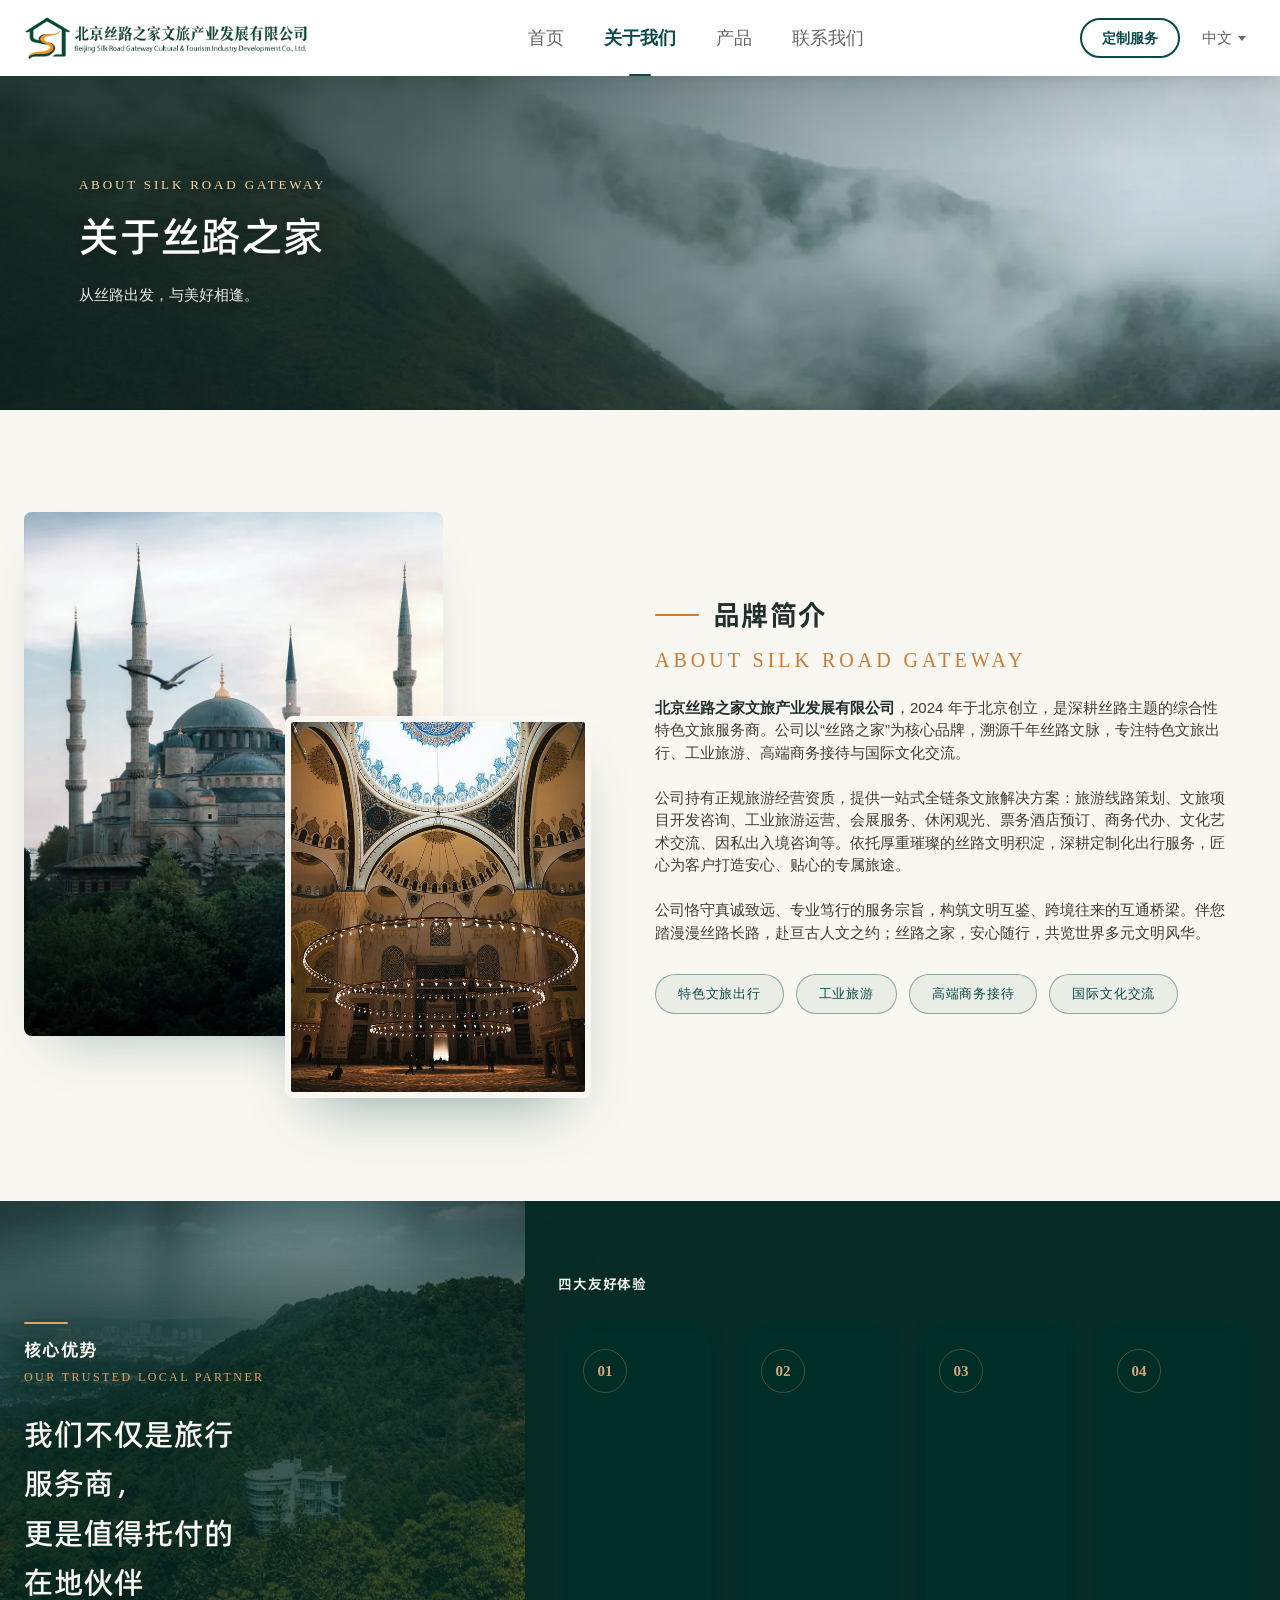
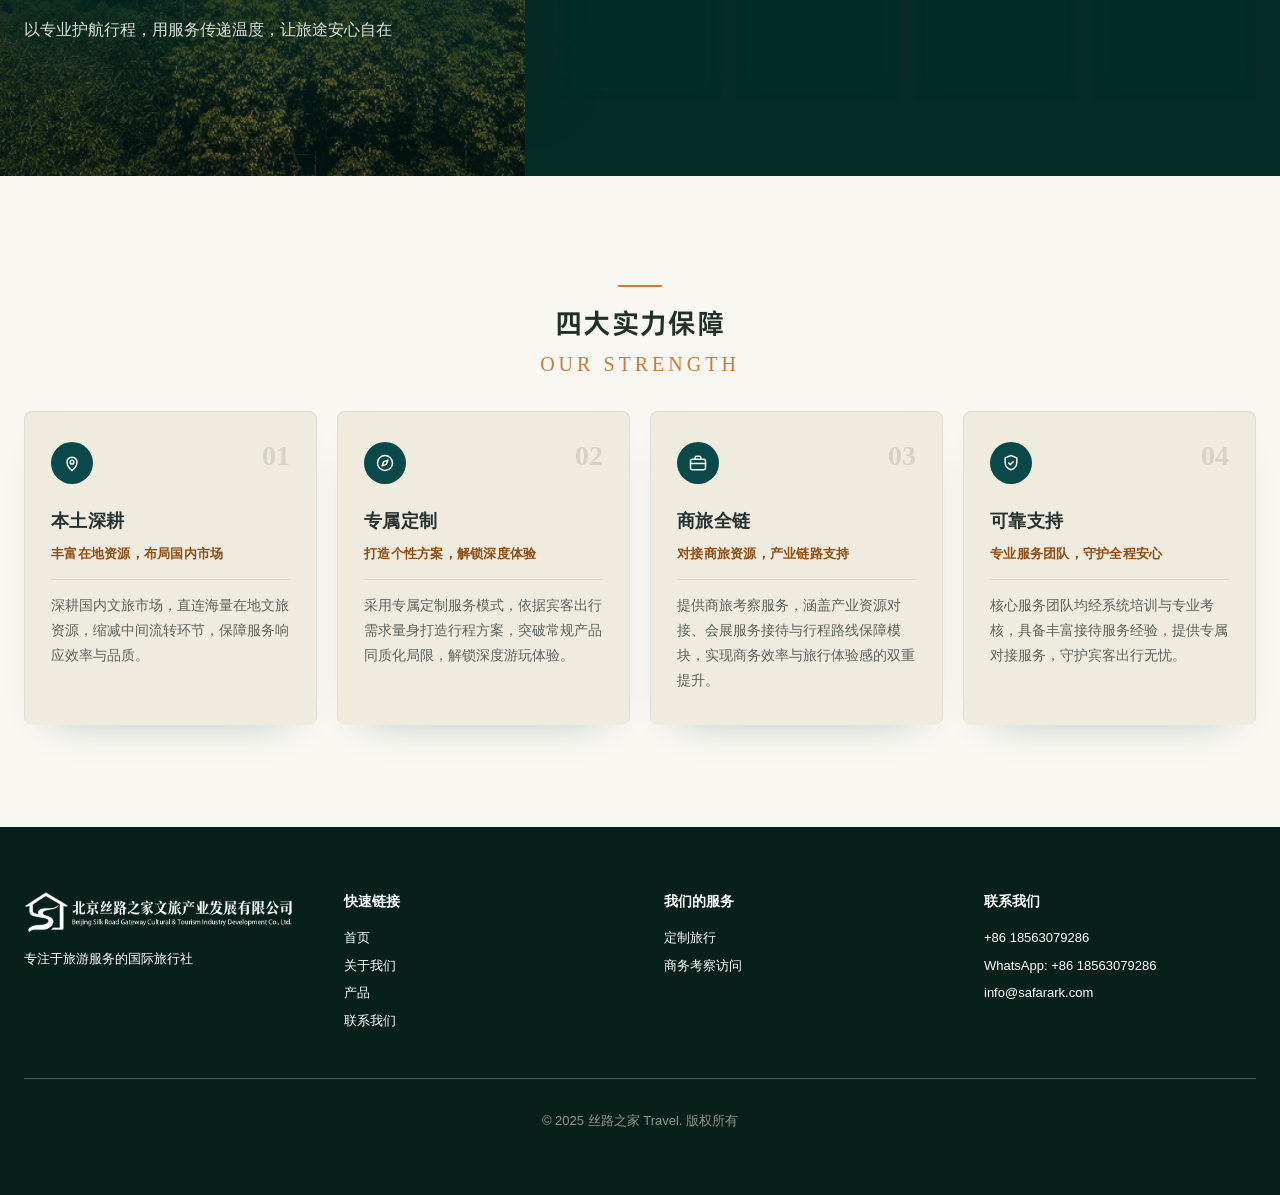
<file: about.html>
<!DOCTYPE html>
<html lang="zh-CN">
<head>
<meta charset="UTF-8">
<script>
/* 首绘前同步语言：会话内记忆为英文时先给 <html> 打标记并暂隐正文，
   等页面底部脚本套用完英文文案后再显示，消除「先画中文再闪变英文」 */
try{
  if(sessionStorage.getItem('siteLang') === 'en'){
    var st = document.createElement('style');
    st.textContent = 'html[data-lang-en]:not([data-lang-ready]) body{visibility:hidden!important}';
    document.head.appendChild(st);
    document.documentElement.setAttribute('data-lang-en','');
  }
}catch(e){}
</script>
<meta name="viewport" content="width=device-width, initial-scale=1">
<title>关于我们 | 丝路之家</title>
<link rel="stylesheet" href="./site-source/css/entry.89d5752e.css">
<link rel="stylesheet" href="./site-source/css/index.449605d2.css">
<style>
/* ══ 阿里巴巴普惠体 3.0（自托管 woff2，仅标题字族）：65-Medium→500/600，85-Bold→700 ══ */
@font-face{
  font-family:'Alibaba PuHuiTi 3.0';
  src:url('./site-source/fonts/AlibabaPuHuiTi-3-65-Medium.woff2') format('woff2');
  font-weight:500 600; font-display:swap;
}
@font-face{
  font-family:'Alibaba PuHuiTi 3.0';
  src:url('./site-source/fonts/AlibabaPuHuiTi-3-85-Bold.woff2') format('woff2');
  font-weight:700; font-display:swap;
}
/* 模块标题统一规范（对齐「品牌简介」参考样式）：联系区大标题加橙色短线 */
.ct-title::before{
  content:''; display:block; width:44px; height:2px; border-radius:2px;
  background:#CD7A36; margin-bottom:14px;
}
/* ══════════════════════════════════════════════════════════
   线上缺失的 Tailwind 类（entry.89d5752e.css 中 emerald / amber /
   prose / from-black 出现次数均为 0，说明构建时未生成）
   默认关闭 = 还原线上真实渲染；开启 = 还原设计意图
   ══════════════════════════════════════════════════════════ */

/* ══════════════════════════════════════════════════════════
   导航配色：纯白 #FFFFFF 底 + #666 常规字重（未触发）+ #094949 600（选中）
   对比度（底 #FFFFFF，相对亮度 1.0000）：
     未触发文字 #666       5.36:1 ✅ AA
     触发/选中/下划线 #094949  9.51:1 ✅（与未触发拉开 1.77:1 明度差）
     logo #CD7A36（大字号，门槛 3:1） 3.05:1 ⚠️ 仅够大字
   ══════════════════════════════════════════════════════════ */
.bg-nav-light{background-color:#FFFFFF}
/* 导航只用投影分层，不再描边：底部线条全部去掉，靠柔和投影浮起 */
#siteHeader{
  border-bottom:0 !important;
  box-shadow:0 6px 22px -8px rgba(8,32,26,.22);
}
#siteHeader.is-solid{box-shadow:0 10px 30px -10px rgba(8,32,26,.30)}

/* 导航项：未触发=常规字重 + 中灰；选中态才加粗上墨绿
   #666 在 #FFFFFF 上 5.74:1（AA 正文达标），与选中 #094949（10.19:1）拉开两级明度 */
.nav-link{
  position:relative; display:inline-flex; align-items:center;
  min-height:44px;                 /* WCAG 触控目标 ≥44px */
  padding:0 4px;
  font-size:1.125rem; font-weight:400; line-height:1.5;
  color:#666; text-decoration:none; white-space:nowrap;
  transition:color .22s ease;
}
.nav-link::after{                  /* 下划线：居中短横线，仅选中态显示 */
  content:''; position:absolute;
  left:50%; width:22px; margin-left:-11px;
  bottom:calc(-1 * var(--nav-bottom-gap, 16px));  /* 贴齐导航条背景底边 */
  height:2px; border-radius:2px; background:#094949;
  transform:scaleX(0); transform-origin:center center;
  transition:transform .26s cubic-bezier(.4,0,.2,1);
}
.nav-link:hover,.nav-link:focus-visible{color:#094949}
.nav-link.is-active{color:#094949; font-weight:600}
.nav-link.is-active::after{transform:scaleX(1)}
.nav-link:focus-visible{outline:2px solid #094949; outline-offset:4px; border-radius:3px}

/* 定制服务按钮：#094949 描边/文字，全尺寸显示 */
.tailor-btn{
  display:inline-flex; align-items:center; justify-content:center;
  min-height:40px; padding:8px 20px;
  border:2px solid #094949; border-radius:9999px;
  font-size:.875rem; font-weight:600; line-height:1.2;
  color:#094949; text-decoration:none; white-space:nowrap;
  background:transparent;
  transition:background-color .2s ease, color .2s ease, border-color .2s ease;
}
/* 两个 CTA 按钮触发态统一：主色 #094949 提亮版 #094949 + 白字（对比度实测） */
.tailor-btn:hover{background:#094949; color:#fff; transform:translateY(-1px)}
.tailor-btn:focus-visible{outline:2px solid #094949; outline-offset:3px}

/* 小屏汉堡入口（md 以下 nav 整块隐藏，原本无替代入口） */
.hamburger{
  display:none; width:44px; height:44px; flex:none;
  align-items:center; justify-content:center; flex-direction:column; gap:5px;
  padding:0; border:0; border-radius:8px; background:transparent; cursor:pointer;
}
.hamburger span{display:block; width:22px; height:2px; border-radius:2px; background:#666; transition:transform .26s ease, opacity .2s ease}
.hamburger[aria-expanded="true"] span:nth-child(1){transform:translateY(7px) rotate(45deg)}
.hamburger[aria-expanded="true"] span:nth-child(2){opacity:0}
.hamburger[aria-expanded="true"] span:nth-child(3){transform:translateY(-7px) rotate(-45deg)}
.hamburger:focus-visible{outline:2px solid #094949; outline-offset:2px}

/* 需求①：小屏用「整体缩放」保住按钮，而不是隐藏它 */
@media (max-width:767px){
  .hamburger{display:flex}
  .tailor-btn{display:none}
}
/* ── 品牌 Logo：图片版（179×64 透明 PNG，宽高比 2.8:1）──
   显示高 44px（与原文字 logo 视觉量级一致），≤520px 缩到 34px 防挤压 */
.logo-link{display:inline-flex; align-items:center; flex:none}
.logo-img{height:44px; width:auto; display:block}
/* 全部文字/线条均不加投影（需求） */
header .nav-link, header .lang-btn,
header .logo-img, header .tailor-btn{ text-shadow:none }
.hamburger span{box-shadow:none}

@media (max-width:520px){
  header > div{padding-left:12px !important; padding-right:12px !important; gap:8px !important}
  .tailor-btn{display:none}                      /* 小屏页头放不下：手机菜单里已有「定制服务」入口 */
  .logo-img{height:34px !important}              /* 44px → 34px，腾出横向空间 */
  .lang-switch,.hamburger{flex:none}
  .tailor-btn{padding:6px 12px; font-size:.75rem; min-height:36px; letter-spacing:0}
  .lang-btn{padding:6px 4px; font-size:.875rem}
  .lang-menu{min-width:104px}
  .hamburger{width:40px; height:40px}
  .hamburger span{width:20px}
}
/* ≤380px（360px 安卓主流宽）：再压 logo 与间距，保证汉堡按钮完整可见不溢出 */
@media (max-width:380px){
  header > div{gap:6px !important}
  .logo-img{height:28px !important}
  .lang-btn{padding:5px 2px}
}

/* ── 页脚背景：#08201A（墨绿黑，与品牌青绿 #094949 同源） ──
   原 Tailwind .bg-gray-900 不再引用，改自定义类避免误伤其它深灰块
   白字对比度 15.6:1 ｜ amber-400 标题 8.9:1 ｜ 链接 hover emerald-400 7.2:1
   ────────────────────────────────────────────────────────── */
.bg-footer{background-color:#08201A}

/* 页脚分隔线：#F1ECDF @30%；版权文字 #FDF5E5（覆盖 Tailwind border-white/10 与继承 text-white） */
/* 版权文字：#FDF5E5 @55%（实色太抢眼，压到半透明弱化）；
   合成色在 #08201A 上实测 5.47:1，仍过 AA（45% 只有 4.15:1，不达标，故取 55%） */
.footer-copyright{border-top-color:rgba(241,236,223,.3) !important; color:rgba(253,245,229,.55) !important}
.footer-copyright *{color:rgba(253,245,229,.55) !important}
/* 页脚 logo：白色版 179×74（深底专用），显示高 56px（宽按 2.42:1 自动跟随） */
.footer-logo{height:auto; width:auto; max-height:56px; max-width:100%; display:block}

/* ── 语言切换：无框文字按钮 + 向下弹出的自定义菜单 ──
   替代原生 <select>：原生 option 列表由系统绘制，位置不可控且会盖住选择区 */
.lang-switch{position:relative; flex:none}
.lang-btn{
  display:inline-flex; align-items:center; gap:6px;
  min-height:44px; padding:6px 10px;
  background:none; border:0; cursor:pointer;
  font-size:.9375rem; font-weight:400; color:#666;
  font-family:inherit;
  transition:color .2s ease;
}
.lang-btn:hover,.lang-btn[aria-expanded="true"]{color:#094949}
.lang-btn:focus-visible{outline:2px solid #094949; outline-offset:2px; border-radius:4px}
.lang-caret{
  width:0; height:0; flex:none;
  border-left:4px solid transparent; border-right:4px solid transparent;
  border-top:5px solid currentColor;
  transition:transform .2s ease;
}
.lang-btn[aria-expanded="true"] .lang-caret{transform:rotate(180deg)}
/* 菜单向下展开：top:100% 定在按钮下方，不遮挡按钮本身 */
.lang-menu{
  position:absolute; top:100%; right:0; z-index:60;
  margin-top:6px; min-width:120px; padding:6px;
  background:#FFFFFF; border:0; border-radius:12px;
  box-shadow:0 16px 32px -12px rgba(8,32,26,.32);
  list-style:none;
}
.lang-menu[hidden]{display:none}
.lang-opt{
  display:flex; align-items:center; width:100%; min-height:40px;
  padding:0 10px; border:0; border-radius:6px; background:none;
  font-size:.9375rem; font-family:inherit; color:#333; text-align:left;
  cursor:pointer; transition:background-color .15s ease, color .15s ease;
}
.lang-opt:hover{background:rgba(9,73,73,.08); color:#094949}
.lang-opt:focus-visible{outline:2px solid #094949; outline-offset:-2px}
.lang-opt[aria-selected="true"]{color:#094949; font-weight:600}
.lang-opt[aria-selected="true"]::after{content:'✓'; margin-left:auto; font-size:.8125rem}

/* 小屏下拉菜单（打包 CSS 缺 .md\:hidden，补一道断点保险） */
.mobile-menu{
  padding:8px 24px 20px; border-top:0;
  background-color:#FFFFFF;
  box-shadow:0 14px 26px -14px rgba(8,32,26,.28);
}
@media (min-width:768px){
  .mobile-menu{display:none !important}
  /* 打包 CSS 里 col-span-2 只出现在非 md 的作用域，这里自补 md 断点，保证字段能横跨两列 */
  .md\:col-span-2{grid-column:span 2 / span 2}
}
.mobile-menu[hidden]{display:none}
.nav-link-m{
  display:block; padding:14px 4px; min-height:48px;
  font-size:1.0625rem; font-weight:400; color:#666; text-decoration:none;
  border-bottom:1px solid rgba(8,32,26,.10);
  transition:color .2s ease;
}
.nav-link-m:last-child{border-bottom:0}
.nav-link-m:hover,.nav-link-m.is-active{color:#094949}
.nav-link-m.is-active{font-weight:600}

/* ══════════════════════════════════════════════════════════
   响应式布局：破除线上 PC 站的 1200px 锁定
   线上 body{min-width:1200px}，移动端必然横向溢出，
   这是原站「只服务桌面」的产物，响应式必须先解掉它
   ══════════════════════════════════════════════════════════ */
html,body{min-width:0 !important; overflow-x:hidden}

/* ══ 首屏视频文案：五级层次，字号全部 clamp 流式缩放 ══
   白字压在视频上，靠 1px 级轻微暗描边兜底（视频亮帧时仍可读），
   不依赖大范围投影，保持画面干净 */
.banner-copy{max-width:56rem; margin:0 auto}
.bc-en{
  margin:0 0 clamp(14px,2vw,22px);
  font-size:clamp(.75rem,1.8vw,1.125rem); font-weight:500;
  letter-spacing:.18em; margin-right:-.18em;   /* 负边距抵消尾字距，保证真正居中 */
  color:#fff;
}
.bc-main{
  margin:0 0 clamp(12px,1.8vw,20px);
  font-size:clamp(1.5625rem,5.2vw,3.75rem); font-weight:700; line-height:1.28;
  letter-spacing:.02em; color:#fff;
}
.bc-sub{
  margin:0;
  font-size:clamp(.9375rem,2.1vw,1.375rem); line-height:1.9;
  color:rgba(255,255,255,.95);
}
.bc-tag{
  margin:clamp(20px,3vw,34px) 0 0;
  font-size:clamp(.9375rem,2vw,1.25rem); font-weight:500;
  letter-spacing:.28em; margin-right:-.28em;
  color:rgba(255,255,255,.92);
}
.bc-en,.bc-main,.bc-sub,.bc-tag{ text-shadow:0 1px 10px rgba(0,0,0,.45) }

/* 主色实底按钮：与「了解我们」按钮（.adv-more--solid）同款
   #094949 底 + 1.5px 同色描边 + 白字，圆角 8px；白字对比度 10.19:1（AAA） */
.bc-cta{
  display:inline-flex; align-items:center; justify-content:center;
  margin-top:clamp(22px,3vw,36px);
  min-height:52px; padding:14px 40px;
  background:#094949; color:#FFFFFF; border:1.5px solid #094949; border-radius:8px;
  font-size:clamp(.9375rem,1.6vw,1.125rem); font-weight:600; letter-spacing:.12em;
  margin-right:-.12em; text-decoration:none;
  box-shadow:0 6px 18px -10px rgba(9,73,73,.5);
  transition:background-color .22s ease, border-color .22s ease, transform .22s ease,
             box-shadow .22s ease, padding .26s cubic-bezier(.22,.61,.36,1);
}
/* hover 时左右内边距等量回缩，抵消箭头展开的宽度 —— 按钮宽度恒定不跳动，只做"呼吸"
   底色提亮为 #0E6F6F（与 .adv-more--solid 的触发态一致） */
.bc-cta:hover{
  background:#0E6F6F; border-color:#0E6F6F; color:#FFFFFF; transform:translateY(-2px);
  padding-left:24px; padding-right:24px;
  box-shadow:0 14px 30px -8px rgba(14,111,111,.55);
}
.bc-cta:focus-visible{outline:2px solid #fff; outline-offset:3px}

/* ══ 按钮 hover 微交互：箭头淡入右滑 + 落地阴影 ══
   箭头用内联 SVG（不依赖字体字形，中英文 rendering 一致）；
   宽度 0 → 1.05em 平滑展开，避免占位导致默认态左右不对称 */
.bc-cta, .adv-more{position:relative}
.bc-cta::after, .adv-more::after{
  content:''; display:inline-block; flex:none;
  width:0; height:1.05em; margin-left:0; opacity:0;
  vertical-align:middle; letter-spacing:0; transform:translateX(-6px);
  background:no-repeat center/1.05em 1.05em
    url("data:image/svg+xml,%3Csvg xmlns='http://www.w3.org/2000/svg' viewBox='0 0 24 24' fill='none' stroke='%23ffffff' stroke-width='2.4' stroke-linecap='round' stroke-linejoin='round'%3E%3Cpath d='M4 12h15'/%3E%3Cpath d='M13 5.5 19.5 12 13 18.5'/%3E%3C/svg%3E");
  transition:width .26s cubic-bezier(.22,.61,.36,1), margin-left .26s cubic-bezier(.22,.61,.36,1),
             opacity .22s ease, transform .26s cubic-bezier(.22,.61,.36,1);
}
.bc-cta:hover::after, .adv-more:hover::after{
  width:1.05em; margin-left:.75em; opacity:1; transform:translateX(0);
}
@media (max-width:640px){
  .bc-cta{min-height:48px; padding:12px 30px; width:auto}
  .bc-cta:hover{padding-left:14px; padding-right:14px}
  .bc-main{font-size:1.5rem; letter-spacing:0}   /* 375px 下 13 字单行放下，避免孤字折行 */
}
/* services 的 h2 已改为小标签样式（.adv-eyebrow），about 的 h2 与优势区同构（.about-title），均不参与区块大标题缩放 */
/* contact 的标题已改为「小标签 + 金色短线」的 eyebrow 写法，不参与区块大标题缩放 */
#products h2:not(.adv-eyebrow){
  font-size:clamp(1.5rem, 4.2vw, 2.25rem)
}
/* 产品区标题沿用 .adv-eyebrow（与优势区同款），居中时用负边距抵消尾字距，保证真正居中 */
#products .adv-eyebrow-en{margin-right:-.2em}

/* ══ 特色产品：四条「左图 + 右文」编辑式横匾 ══
   参考稿语言：暖白纸卡 + 图角墨绿双语小签 + 宋体大标 + 茶金描边胶囊标签 + 墨绿实心按钮。
   三色沿用全站：纸卡 #F9F7F1 / 墨绿 #1F4438-#094949 / 茶金 #B08A4F。 */
#products{
  /* 雾绿底 #E4E7DE（相对亮度 .789）：比上一版 #F6F9F5（.939）压暗约 16%。
     关键收益——纸白卡 #F9F7F1（.930）与底的亮度比从 1.009 提到 1.168，
     横匾的边界终于由明度撑住，不再只靠「冷绿 vs 暖白」的色温差硬分；
     同时与优势区/关于区的 #F9F7F1 形成真实的明暗交替（此前 .939 与 .930 肉眼几乎无差）。
     色值沿用文件里已有的 .feat-media 占位色，不引入新色。 */
  background-color:#E4E7DE;
  /* 暗一档的带子夹在两段米白之间，读感像"凹进去"：上缘收暗影、下缘留高光 */
  box-shadow:inset 0 2px 3px -2px rgba(9,73,73,.10), inset 0 -1px 0 rgba(255,255,255,.42);
}
.feat-list{display:grid; gap:28px}
.feat-row{
  display:grid; grid-template-columns:minmax(0,1fr);
  /* 卡片纸白 #F9F7F1（.930）对雾绿底 #E4E7DE（.789）亮度比 1.168，明度已能定边界；
     描边从 .12 收回 .10 —— 只作定形，不让线抢过卡片本身的明暗关系 */
  background:#F9F7F1;
  border:1px solid rgba(9,73,73,.10);
  border-radius:8px; overflow:hidden;
  box-shadow:0 1px 2px rgba(9,73,73,.06), 0 22px 46px -34px rgba(9,73,73,.50);
  transition:box-shadow .3s ease, transform .3s ease;
}
.feat-row:hover{
  box-shadow:0 2px 4px rgba(9,73,73,.06), 0 28px 54px -34px rgba(9,73,73,.55);
  transform:translateY(-2px);
}
@media (min-width:1024px){
  .feat-row{grid-template-columns:minmax(0,45%) minmax(0,55%); min-height:340px}
  /* 第 2、4 条左右互换（左文右图）：仅换视觉次序，DOM 仍图在前，
     <1024 堆叠时保持「图在上」的统一节奏 */
  .feat-row.is-rev{grid-template-columns:minmax(0,55%) minmax(0,45%)}
  .feat-row.is-rev .feat-media{order:2}
  .feat-row.is-rev .feat-body{order:1}
}
.feat-media{position:relative; margin:0; min-width:0; overflow:hidden; background:#E4E7DE}
.feat-media img{
  display:block; width:100%; max-width:100%; height:100%; object-fit:cover;
  aspect-ratio:4 / 3;
  transition:transform .8s cubic-bezier(.22,.61,.36,1);
}
@media (min-width:1024px){ .feat-media img{aspect-ratio:auto} }
.feat-row:hover .feat-media img{transform:scale(1.03)}
/* 图角双语小签：深色玻璃片 —— 半透墨绿 + 背景模糊 + 上缘微弱冷光，
   仍保留透视感，但暗底把 #CD7A36 的字托起来，压在最亮的天空上也不发飘 */
.feat-chip{
  position:absolute; top:18px; left:18px;
  display:inline-flex; align-items:baseline; gap:11px;
  padding:9px 19px 10px; border-radius:999px;
  background:rgba(18,38,32,.62);
  -webkit-backdrop-filter:blur(16px) saturate(1.15);
  backdrop-filter:blur(16px) saturate(1.15);
  border:1px solid rgba(255,255,255,.92);
  color:#CD7A36;
  font-size:.9375rem; font-weight:600; letter-spacing:.05em; line-height:1;
  box-shadow:0 8px 22px -12px rgba(9,73,73,.55),
             inset 0 1px 0 rgba(255,255,255,.16);
}
.feat-body{
  padding:40px 44px 42px;
  display:flex; flex-direction:column; align-items:flex-start; justify-content:center;
  gap:18px;
}
@media (max-width:1023px){ .feat-body{padding:26px 24px 30px; gap:14px} }
/* 产品条目标题（行于山水 / 行商阅山 …）：与全站模块标题同语言，统一走普惠体 700 */
.feat-title{
  margin:0; font-family:'Alibaba PuHuiTi 3.0','PingFang SC','Microsoft YaHei','Hiragino Sans GB',Arial,sans-serif;
  font-size:clamp(1.375rem,2.1vw,1.75rem); font-weight:700;
  letter-spacing:.06em; line-height:1.5; color:#333;
}
.feat-desc{
  margin:0; font-size:.9375rem; line-height:2; color:#4C544E; max-width:40em;
}
.feat-tags{
  display:flex; flex-wrap:wrap; gap:10px; margin:2px 0 0; padding:0; list-style:none;
}
.feat-tags li{
  padding:6px 15px 7px; border-radius:999px;
  border:1px solid rgba(176,138,79,.42); background:#FDF8ED;
  font-size:.8125rem; line-height:1.4; color:#9A7440; letter-spacing:.02em;
}
/* 与「提交需求」完全同色：主色 #094949 实底，hover 提亮 #0E6F6F + 上浮 + 落影 */
.feat-cta{
  margin-top:12px; display:inline-flex; align-items:center; justify-content:center;
  min-height:46px; padding:0 26px; border-radius:5px;
  background:#094949; border:1.5px solid #094949; color:#FFFFFF; text-decoration:none;
  font-size:.9375rem; letter-spacing:.04em; cursor:pointer;
  box-shadow:0 6px 18px -10px rgba(9,73,73,.5);
  transition:background-color .22s ease, border-color .22s ease, color .22s ease,
             box-shadow .22s ease, transform .22s ease;
}
.feat-cta:hover{
  background:#0E6F6F; border-color:#0E6F6F; color:#FFFFFF;
  transform:translateY(-2px); box-shadow:0 14px 30px -8px rgba(14,111,111,.55);
}
.feat-cta:active{transform:translateY(0)}
.feat-cta:focus-visible{outline:2px solid #7E5812; outline-offset:3px}
/* 「查看全部产品」：与卡片内 CTA 同为矩形（5px 圆角、46px 高），
   只靠描边/实心区分主次 —— 次层级按钮，hover 反白 */
.feat-all{
  display:inline-flex; align-items:center; justify-content:center;
  min-height:46px; padding:0 30px; border-radius:5px;
  border:1.5px solid #094949; background:#FDFCF7; color:#094949;
  text-decoration:none; font-size:.9375rem; letter-spacing:.03em;
  transition:background .25s ease, color .25s ease;
}
.feat-all:hover{background:#094949; color:#FDF5E5}

/* ══ 动效系统 ══
   ① 滚动入场 reveal：进入视口时淡入上浮，同组错峰 80ms（最多 6 档）
   ② 首屏文案入场：加载即逐行浮起（CTA 只淡入，避免 animation fill 覆盖 hover 位移）
   ③ 视差：首屏文案随滚动淡出上移；优势区背景图反向缓移
   全部在 prefers-reduced-motion 下自动关闭 */
/* 手感调优：位移按体量分档（--ry 默认 22px），时长 .62s。
   触发点在 setupReveal：统一按"元素顶部越过视口 86% 线"判定，与元素高矮无关 ——
   旧写法用 threshold:.15（按元素自身可见比例），结果高元素更早播、矮元素更晚播
   （实测触发点 0.78~0.85 漂移），一组元素节奏不齐。
   错峰不再走 CSS transition-delay：卡片自带 transition 会把它整个覆盖掉，
   实测四张卡 delay 全为 0s、同时冒出。改由 JS 按组内序号 setTimeout 调度。
   去掉 will-change —— 动效只播一次，长期挂图层提升反而吃内存 */
.reveal{
  opacity:0; transform:translateY(var(--ry,22px));
  transition:opacity .62s cubic-bezier(.22,.61,.36,1), transform .62s cubic-bezier(.22,.61,.36,1);
}
.reveal.in{opacity:1; transform:none}
/* 位移分档：栏目头 / 卡片这类小体量少挪一点，避免"跳得太远"显得轻浮；
   大块图文走 22px 默认值，幅度够看见又不拖沓 */
#commit .ab-cards-head{--ry:14px}
#abGrid1 .ab-fcard, #abGrid2 .ab-scard{--ry:18px}
#intro .ab-intro-media, #intro .ab-intro-body{--ry:26px}

.banner-copy > *:not(.bc-cta){animation:bcIn .9s cubic-bezier(.22,.61,.36,1) both}
.bc-cta{animation:bcFade .9s cubic-bezier(.22,.61,.36,1) both}
.banner-copy > *:nth-child(1){animation-delay:.08s}
.banner-copy > *:nth-child(2){animation-delay:.20s}
.banner-copy > *:nth-child(3){animation-delay:.32s}
.banner-copy > *:nth-child(4){animation-delay:.44s}
.banner-copy > *:nth-child(5){animation-delay:.56s}
.banner-copy > *:nth-child(6){animation-delay:.68s}
@keyframes bcIn  {from{opacity:0; transform:translateY(26px)} to{opacity:1; transform:none}}
@keyframes bcFade{from{opacity:0} to{opacity:1}}

#heroCopy{will-change:opacity,transform}

/* 锚点跳转时留出 fixed header 的高度 */
#services,#about,#contact,#products{scroll-margin-top:88px}

/* ══ 我们的优势：纸白底 + 沙漠驼队线稿背景 —— 左标题栏 + 米白/墨绿双卡 ══
   三色即全部：卡米白 #F0EBDF / 卡主色绿 #094949 / 编号棕金 #B08A4F
   间距统一 48px 栅格：区块与 banner 之间、列间距均为 48px */
#services{
  background-color:#F9F7F1;
  /* 背景铺满一屏；用 min-height 而非 height —— 小屏内容超出时不会被裁切 */
  min-height:100vh; min-height:100svh;
  display:flex; align-items:center; justify-content:center;
  /* 上下各 48px 由区块自己承担；容器不再垫底部内边距 —— 这样 flex 居中才是视觉真居中 */
  padding-bottom:48px;
}
/* 插画层：挂在内容容器里（容器的底边＝卡片底边），
   用 top:100% 把画顶对齐卡片底边，再 translateY(负值) 把沙丘脊线上提到同一水平线 ——
   百分比位移算的是自身高度，所以换视口不用重算。
   left 用 min(0, 40rem - 50vw) 反而把容器居中留出的空白抵掉，保持贴着区块左边缘。 */
#parallaxBg{
  position:absolute; top:100%; left:min(0px, calc(40rem - 50vw));
  width:min(1180px, 78vw); aspect-ratio:1921 / 874;
  /* 画面最上沿（远山轮廓）落在图高的 58.5% 处，所以 -58.5% 就是"轮廓压在卡片底边线上" */
  transform:translateY(-58.5%);
  background:url('./site-source/images/advantage-desert-dunes.webp') center / 100% 100% no-repeat;
  /* 新图本身偏灰、彩度低，.5 几乎看不见，故提到 .8；素材里已烘进右/底缘渐隐 */
  opacity:.8;
  pointer-events:none; z-index:0;
}
/* 内容压在插画层之上（插画层 z-index:0 且绝对定位，会盖住普通流内文字） */
#services > .max-w-7xl{position:relative; z-index:1}
.adv-layout{position:relative; z-index:1}
/* 窄屏双卡竖排：卡片把画的上半截全盖住，只在区块最后 48px 露一条沙带 ——
   沿用同一个顶点对齐，露出来的正好是驼队所在的沙面 */
@media (max-width:1023px){
  #parallaxBg{width:min(100vw,560px)}
}
#services > div{width:100%}
.adv-rule{width:44px; height:2px; margin:0 auto 18px; background:#CD7A36; border-radius:2px}
.adv-rule--left{margin:0 0 18px 0}
.adv-layout{display:grid; gap:48px; grid-template-columns:1fr}
@media (min-width:1024px){
  /* 左栏 ↔ 右区 48px；右区内部两卡再按 24px 分（见 .adv-grid-wrap） */
  .adv-layout{grid-template-columns:.95fr 2fr; gap:48px; align-items:stretch}
}
/* 左栏是 stretch 到卡高的，内容原本顶在上沿、下方空掉一大截。
   改成在卡高范围内垂直居中：标题组的视觉重心正对卡片中心，与右侧双卡形成平衡 */
.adv-intro{display:flex; flex-direction:column; justify-content:center}
/* 左栏：标题中英文 —— 不套微软雅黑，保持独立气质 */
.adv-eyebrow{
  font-size:clamp(1.375rem,4.6vw,1.875rem); font-weight:700; color:#22302C;
  margin:0; line-height:1.3; letter-spacing:.01em;
}
.adv-eyebrow-en{
  font-family:Georgia,'Times New Roman',serif; font-size:clamp(1rem,3.2vw,1.375rem);
  letter-spacing:.2em; color:#CD7A36; margin:10px 0 0; text-transform:uppercase; line-height:1.3;
}
/* 除标题中英文外，本板块其余文字统一微软雅黑（跨平台回退链保底） */
#services .adv-lead, #services .adv-more, #services .adv-card-title,
#services .adv-item-no, #services .adv-item-title, #services .adv-item-desc{
  font-family:"Microsoft YaHei","微软雅黑","PingFang SC","Hiragino Sans GB","Helvetica Neue",Arial,sans-serif;
}
.adv-lead{
  font-size:16px; line-height:1.85; color:#2B2B2B;
  margin:28px 0 0; max-width:24em;
}
.adv-lead + .adv-lead{margin-top:12px}
.adv-more{
  display:inline-flex; align-items:center; justify-content:center;
  margin-top:36px; padding:12px 34px;
  border:1.5px solid #094949; border-radius:8px; background:transparent;
  font-size:16px; font-weight:600; color:#094949; text-decoration:none;
  transition:background-color .22s ease, border-color .22s ease, color .22s ease,
             transform .22s ease, box-shadow .22s ease;
}
.adv-more:hover{
  background:#094949; border-color:#094949; color:#FDF5E5;
  transform:translateY(-2px); box-shadow:0 12px 26px -8px rgba(9,73,73,.55);
}
/* 双卡：米白 / 墨绿；内部两卡间距 24px（与左栏之间是父级的 48px） */
.adv-grid-wrap{display:grid; grid-template-columns:1fr; gap:24px}
@media (min-width:1024px){
  .adv-grid-wrap{grid-template-columns:1fr 1fr}
  /* 错落：第二张（墨绿「实力保障」）下沉 36px。
     用 margin-top 而不是 transform —— .reveal 也在用 transform，两者会互相覆盖。
     stretch 仍在，所以两张卡底边齐平、上沿差 36px，读感是阶梯而不是"两条等高矩形" */
  .adv-grid-wrap > .adv-card + .adv-card{margin-top:36px}
}
/* 卡面压在插画上，加一道短距投影把两张卡"托"起来 ——
   沙米卡 #F0EBDF 与沙丘底色接近，靠投影而不是靠颜色区分 */
.adv-card{
  padding:38px 30px 18px; display:flex; flex-direction:column; border-radius:8px; overflow:hidden;
  box-shadow:0 22px 46px -30px rgba(9,73,73,.42);
  transition:box-shadow .32s ease;
}
/* hover：加深投影（任何环境都生效，含 reduced-motion） */
.adv-card:hover{box-shadow:0 30px 58px -30px rgba(9,73,73,.50)}
/* 上浮只在有动效时加入。选择器带上 .reveal.in 是为了压过 .reveal 自身的 transform 优先级，
   顺带把卡片自己的过渡在这里重新声明（transform 走 .34s，比入场快一档，手感更利落） */
.adv-card.reveal.in{
  transition:opacity .72s cubic-bezier(.22,.61,.36,1),
             transform .34s cubic-bezier(.22,.61,.36,1),
             box-shadow .32s ease;
}
.adv-card.reveal.in:hover{transform:translateY(-4px)}
.adv-card--sand{background:#F0EBDF}
.adv-card--pine{background:#094949}
.adv-card-title{
  text-align:center;
  font-size:1.125rem; font-weight:700; letter-spacing:.05em;
  color:#22302C; margin:0 0 12px;
}
.adv-card--pine .adv-card-title{color:#FDF5E5}
.adv-list{list-style:none; margin:0; padding:0; flex:1}
.adv-item{
  display:grid; grid-template-columns:46px 1fr; gap:16px; align-items:center;
  padding:15px 0; border-bottom:1px solid rgba(43,43,43,.10);
}
.adv-card--pine .adv-item{border-bottom-color:rgba(255,255,255,.16)}
.adv-item:last-child{border-bottom:0}
.adv-icon{
  width:46px; height:46px; border-radius:50%; flex:none;
  display:flex; align-items:center; justify-content:center;
  background:#E3DDCD; color:#9C7A45;
  transition:background-color .28s ease, color .28s ease;
}
.adv-card--pine .adv-icon{background:rgba(255,255,255,.12); color:#E5CFA0}
.adv-icon svg{
  width:22px; height:22px;
  /* hover 的放大挂在 svg 上，不挂 .adv-icon —— 后者被入场动画的 fill:both 占着 transform，
     写在 .adv-icon 上会被动画静默覆盖（老坑：animation fill 优先级高于普通声明） */
  transition:transform .3s cubic-bezier(.22,.61,.36,1);
}
/* 逐条 hover：图标底色提亮、图形放大一点，给静态列表一个可探的反馈 */
.adv-card--sand .adv-item:hover .adv-icon{background:#D7CDAB; color:#8A6A33}
.adv-card--pine .adv-item:hover .adv-icon{background:rgba(255,255,255,.20); color:#F2E2BE}
.adv-item:hover .adv-icon svg{transform:scale(1.12)}

/* 卡内节奏：卡片本体已有 .reveal 的整块淡入，这里再叠一层内部递进 ——
   条目按序浮起、图标弹入，避免"整块一起亮"的呆板。--i 由 renderAdvantages() 写在 li 上 */
.adv-card.in .adv-item{
  animation:advItemIn .58s cubic-bezier(.22,.61,.36,1) both;
  animation-delay:calc(150ms + var(--i, 0) * 62ms);
}
@keyframes advItemIn{from{opacity:0; transform:translateY(10px)} to{opacity:1; transform:none}}
.adv-card.in .adv-icon{
  animation:advIconPop .5s cubic-bezier(.34,1.56,.64,1) both;
  animation-delay:calc(210ms + var(--i, 0) * 62ms);
}
@keyframes advIconPop{from{opacity:0; transform:scale(.55)} to{opacity:1; transform:scale(1)}}
.adv-item-no{display:block; font-size:.6875rem; font-weight:600; letter-spacing:.16em; color:#B08A4F}
.adv-card--pine .adv-item-no{color:#D9B87E}
.adv-item-title{display:block; font-size:16px; font-weight:700; color:#253230; margin-top:3px; line-height:1.5}
.adv-card--pine .adv-item-title{color:#FDF5E5}
.adv-item-desc{display:block; font-size:.8438rem; line-height:1.7; color:#8F8B80; margin-top:3px}
.adv-card--pine .adv-item-desc{color:rgba(253,245,229,.72)}
@media (max-width:520px){
  .adv-card{padding:30px 22px 12px}
  .adv-item{grid-template-columns:40px 1fr; gap:12px}
  .adv-icon{width:40px; height:40px}
}

/* ══ 关于丝路之家：左图右文（参考版式）——标题/按钮与优势区同构 ══ */
#about{
  background-color:#F9F7F1;
  /* 与优势区一致：背景铺满一屏（min-height 而非 height，小屏内容超高不会被裁切） */
  min-height:100vh; min-height:100svh;
  display:flex; align-items:center; justify-content:center;
  /* 上下各 48px 由区块自己承担，容器不垫内边距 —— flex 居中才是视觉真居中 */
  padding-bottom:48px;
}
#about > div{width:100%}
.about-layout{display:grid; gap:48px; grid-template-columns:1fr}
@media (min-width:1024px){
  .about-layout{grid-template-columns:1fr 1fr; gap:56px; align-items:center}
}
/* 左：图 + 左下角文案 + 右上印章 */
.about-media{position:relative; margin:0}
/* 裁切框：只包图，印章不进框 */
.about-media-frame{display:block; overflow:hidden; border-radius:6px}
.about-media img{
  display:block; width:100%; aspect-ratio:4/3.1; object-fit:cover; border-radius:6px;
  /* 缩放动效与产品卡图片同一套语言：0.8s 同一条缓动曲线 */
  transform:scale(1); transform-origin:54% 44%;
  transition:transform .8s cubic-bezier(.22,.61,.36,1);
  will-change:transform;
}
/* 触发缩放：鼠标悬停整块图（含印章与角标）时画面推近 1.06，
   溢出部分由 .about-media-frame 裁掉，边缘不会跑出圆角 */
.about-media:hover #aboutImg{transform:scale(1.06)}
/* 入场：图片不做"揭幕"（clip-path 由下往上刷开）了 ——
   揭幕会把图切成上下两截再拼回来，静态呈现时反而像是没加载完。
   现在图片直接随整列 .reveal 的上浮一起进场，节奏统一、没有二次加工 */
/* 图底暗渐变：保证左下角白色文字可读 */
.about-media::after{
  content:''; position:absolute; inset:0; border-radius:6px; pointer-events:none;
  background:linear-gradient(180deg, rgba(8,20,18,0) 52%, rgba(8,20,18,.60) 100%);
}
.about-media-cap{
  position:absolute; left:26px; bottom:22px; z-index:2;
  display:flex; flex-direction:column; gap:9px; color:#FFFFFF;
}
/* 图注：等图落位、印章盖完再浮起 —— 读感是"画面先立住，字再落上去"，
   避免字和图同时冒出来打架。延迟按 .reveal 上浮（.72s）的后段取 .52s（去掉揭幕后从 .78s 提前） */
#about .about-media.reveal.in .about-media-cap{
  animation:capIn .55s cubic-bezier(.22,.61,.36,1) both;
  animation-delay:.52s;
}
@keyframes capIn{
  from{opacity:0; transform:translateY(12px)} to{opacity:1; transform:none}
}
.about-media-en{font-size:11px; font-weight:500; letter-spacing:.42em; opacity:.85}
.about-media-cap strong{font-size:clamp(1rem,1.6vw,1.25rem); font-weight:600; letter-spacing:.06em}
/* 印章：跨图右上角，竖排两列 + 内描边 */
.about-seal{
  position:absolute; top:24px; right:-16px; z-index:2;
  width:64px; height:92px; background:#CD7A36; border-radius:5px;
  display:flex; align-items:center; justify-content:center; gap:3px;
  box-shadow:0 8px 18px -8px rgba(8,32,26,.40);
}
.about-seal::before{
  content:''; position:absolute; inset:4px; border:1px solid rgba(253,245,229,.55); border-radius:3px;
}
.about-seal span{
  writing-mode:vertical-rl; text-orientation:upright;
  font-size:15px; font-weight:600; letter-spacing:.28em; line-height:1;
  color:#FDF5E5;
  /* 竖排末尾会多出一份 letter-spacing 的空白，抵消后文字才能在框内真正垂直居中 */
  margin-bottom:-.28em;
}
/* 落印：图的上浮（.72s）走到后半段时印章"盖"下来，尾段带一点回弹 ——
   静态的方印章因此有了来处，也不抢图本身的主角位。
   延迟 .34s + 时长 .62s，收尾正落在图落定处（去掉揭幕后从 .5s 提前） */
#about .about-media.reveal.in .about-seal{
  animation:sealDrop .62s cubic-bezier(.3,1.5,.6,1) both;
  animation-delay:.34s;
}
@keyframes sealDrop{
  from{opacity:0; transform:translateY(-16px) scale(1.42) rotate(-9deg)}
  to  {opacity:1; transform:none}
}
/* 右：eyebrow + 大标题 + 英文（与优势区左栏同构） */
.about-eyebrow{
  display:flex; align-items:center; gap:14px; margin:0 0 14px;
  font-size:.8125rem; font-weight:600; letter-spacing:.14em; color:#094949;
}
.about-eyebrow-line{width:44px; height:1px; background:#094949; opacity:.5}
/* 横线随右栏入场从左展开：给静态的 eyebrow 一个"起笔"的方向感 */
#about .about-side.in .about-eyebrow-line{
  transform-origin:left center;
  animation:lineGrow .66s cubic-bezier(.22,.61,.36,1) both;
  animation-delay:.14s;
}
@keyframes lineGrow{
  from{transform:scaleX(0)} to{transform:scaleX(1)}
}
.about-title{
  font-size:clamp(1.375rem,4.6vw,1.875rem); font-weight:700; line-height:1.3;
  letter-spacing:.01em; color:#22302C; margin:0;
}
.about-title-en{
  font-family:Georgia,'Times New Roman',serif; font-size:clamp(1rem,3.2vw,1.375rem);
  letter-spacing:.2em; color:#CD7A36; margin:10px 0 0; text-transform:uppercase; line-height:1.3;
}
/* 除标题中英文外统一微软雅黑（与优势区一致） */
#about .about-body, #about .about-tags li, #about .about-media-cap strong,
#about .about-eyebrow, #about .adv-more{
  font-family:"Microsoft YaHei","微软雅黑","PingFang SC","Hiragino Sans GB","Helvetica Neue",Arial,sans-serif;
}
.about-body{font-size:16px; line-height:1.9; color:#3D3D3A; margin:24px 0 0}
.about-body p{margin:0 0 1em}
.about-body p:last-child{margin-bottom:0}
/* 业务标签徽章 */
.about-tags{list-style:none; display:flex; flex-wrap:wrap; gap:12px; padding:0; margin:26px 0 0}
/* 标签：白底 + 主色描边与字色，在米白底上有清晰的白卡层次 */
.about-tags li{
  padding:9px 22px; border:1px solid rgba(9,73,73,.42); border-radius:30px;
  background:rgba(9,73,73,.06);
  font-size:13px; font-weight:500; letter-spacing:.06em; color:#094949;
}
/* 徽章依次落位（--i 由 applyLocale() 写在 li 上），把"一排标签"变成有先后的呈现 */
#about .about-side.in .about-tags li{
  animation:tagIn .5s cubic-bezier(.22,.61,.36,1) both;
  animation-delay:calc(var(--i, 0) * 70ms + 260ms);
}
@keyframes tagIn{
  from{opacity:0; transform:translateY(9px) scale(.96)}
  to  {opacity:1; transform:none}
}
/* 按钮复用 .adv-more（16px + hover 箭头/阴影），仅调间距；
   高度对齐产品卡按钮 .feat-cta：改用 min-height:46px + 上下零内边距撑出来 */
#about .adv-more{margin-top:34px; min-height:46px; padding:0 34px; line-height:1}
/* 「了解我们」不带动效箭头：去掉伪元素，hover 只保留提亮 + 上浮 + 落影 */
#about .adv-more::after{display:none !important}
/* 主色实底变体：默认填充主色 #094949，触发（hover）提亮为 #0E6F6F */
.adv-more--solid{
  background:#094949; border-color:#094949; color:#FFFFFF;
  box-shadow:0 6px 18px -10px rgba(9,73,73,.5);
}
.adv-more--solid:hover{
  background:#0E6F6F; border-color:#0E6F6F; color:#FFFFFF;
  box-shadow:0 14px 30px -8px rgba(14,111,111,.55);
}

@media (prefers-reduced-motion:reduce){
  .reveal{opacity:1 !important; transform:none !important; transition:none !important}
  .banner-copy > *:not(.bc-cta), .bc-cta{animation:none !important}
  #aboutImg{animation:none !important}
  .about-media:hover #aboutImg{transform:none !important}
  .bc-cta::after, .adv-more::after{transition:opacity .15s linear; transform:none !important}
  .bc-cta:hover, .adv-more:hover{transform:none !important}
  /* 本轮新增：卡内条目/图标递进、印章落印、徽章弹出、横线展开，全部关掉；
     顺带把卡片 hover 的上浮与图标放大也一并去掉（只留投影加深） */
  .adv-item, .adv-icon, .adv-icon svg, .about-media-cap,
  .about-seal, .about-tags li, .about-eyebrow-line{animation:none !important}
  .adv-card, .adv-icon, .adv-icon svg{transition:none !important}
  .adv-card:hover, .adv-card.reveal.in:hover{transform:none !important}
  .adv-item:hover .adv-icon svg{transform:none !important}
}
/* ══ CONTACT：左文案 + 右表单卡 ══
   雾绿底 #E4E7DE（相对亮度 .789，与产品区同色；两区之间隔着纸白的「关于我们」，不会连成一片）／
     底压暗后纸白卡 #F9F7F1 与底的亮度比从 1.011 提到 1.168，卡片直接浮出来，
     边界交给极淡墨绿细线 + 落地投影（冷绿底 vs 暖白卡，色温差再补一道）／
   青铜 #7E5812（eyebrow）／ 主色绿 #094949（CTA，hover #0E6F6F）
   对比度核对（底 #E4E7DE，相对亮度 .789 —— 上一版 .939 压暗后全部复算）：
     标题 #1A2A22 ≈ 12.0:1 ✅ 说明 #5B6059 ≈ 5.04:1 ✅ 信息键 #575C55 ≈ 5.39:1 ✅
     信息值 #28302B ≈ 10.84:1 ✅ 青铜 #7E5812 ≈ 5.10:1 ✅（全部仍过 AA 4.5）
     ⚠️ 唯一不达标：英文副标 .ct-title-en 的 #CD7A36 ≈ 2.61:1（上一版 3.05:1 本就不达标，
        压暗后更差）。这是既有问题，非本次引入；修法见文件内 .ct-title-en 处注释。
   卡内（底 #F9F7F1）：正文 #28302B ≈ 12.66:1 ✅ 字段标签 #5B6059 ≈ 5.88:1 ✅
     提示灰 #6B6656 ≈ 5.35:1 ✅ 必填星号 #9A6E1C ≈ 4.24:1（符号，非正文）✅ */
#contact.ct-section{
  background:#E4E7DE;
  /* 上缘：与纸白的「关于我们」接壤，凹带收一道暗影；下缘：大范围淡绿影把深墨绿页脚托住 */
  box-shadow:inset 0 2px 3px -2px rgba(9,73,73,.10), inset 0 -54px 44px -54px rgba(9,73,73,.20);
  padding:0 !important;            /* 覆盖小屏 `section{padding:56px}` 的通用规则 */
  scroll-margin-top:0;
  overflow:hidden;
}
.ct-wrap{
  max-width:1240px; margin:0 auto;
  padding:clamp(52px,7vw,104px) clamp(20px,4.6vw,60px);
  display:grid; grid-template-columns:1fr; gap:clamp(30px,4vw,52px);
  align-items:center;
}
@media (min-width:1024px){
  .ct-wrap{grid-template-columns:minmax(0,.84fr) minmax(0,1.16fr); gap:clamp(44px,5vw,84px)}
}

/* ── 左：文案 ── */
.ct-lead{color:#1A2A22; min-width:0}
.ct-eyebrow{
  display:inline-flex; align-items:center; gap:9px; margin:0 0 clamp(16px,2vw,24px);
  font-size:.8125rem; font-weight:600; letter-spacing:.2em; color:#7E5812;
}
.ct-eyebrow::before{
  content:''; width:6px; height:6px; flex:none; border-radius:1px;
  background:#7E5812; transform:rotate(45deg);
}
/* 大标题用宋体，与设计稿的"书卷气"一致；其余文字仍走全站字体 */
.ct-title{
  margin:0;
  font-family:'Alibaba PuHuiTi 3.0','PingFang SC','Microsoft YaHei','Hiragino Sans GB',Arial,sans-serif;
  /* 定死 30px：与「了解我们」等按钮同级的视觉量级，不再随视口放大 */
  font-size:30px; font-weight:700; line-height:1.4; letter-spacing:.02em;
  color:#1A2A22;
}
.ct-title > span{display:block}
/* 标题下的英文一行：沿用全站英文小标语言（Georgia 大写 + 茶金 #CD7A36），
   字号比优势区/关于我们的略小，压在 30px 定死的大标题下不抢主次。
   ⚠️ 待确认：#CD7A36 在 #E4E7DE 上只有 2.61:1，15px 小字不达 AA 4.5（在旧底 #F6F9F5 上也只有 2.76:1，
   本就是既有缺陷）。因品牌橙的深浅你还在定，此处不动；若要修，改这一个值为
   #8F4E14 即得 5.13:1，其余区块的橙色（.adv-eyebrow-en / .about-title-en 22px、印章图形）不受影响。 */
.ct-title-en{
  font-family:Georgia,'Times New Roman',serif;
  font-size:.9375rem; letter-spacing:.18em; text-transform:uppercase;
  color:#CD7A36; margin:12px 0 0; line-height:1.4;
}
.ct-title-en[hidden]{display:none}   /* 英文模式下由 JS 加 hidden */
.ct-desc{
  margin:clamp(18px,2.2vw,28px) 0 0; max-width:21em;
  font-size:clamp(.9375rem,1.1vw,1.0625rem); line-height:2; color:#5B6059;
  text-wrap:pretty;               /* 折行时避免末行只剩一两个字（孤字） */
}
/* 联系方式：信息只在联系区出现，不能随版式一起丢掉 */
.ct-info{margin:clamp(30px,3.6vw,46px) 0 0; padding-top:clamp(18px,2.2vw,26px); border-top:1px solid rgba(40,48,43,.14)}
.ct-info-list{list-style:none; margin:0; padding:0; display:grid; gap:9px}
.ct-info-list li{
  display:grid; grid-template-columns:4.4em minmax(0,1fr); gap:14px; align-items:baseline;
  font-size:.8125rem; line-height:1.7;
}
.ct-info-key{color:#575C55; letter-spacing:.08em; white-space:nowrap}
.ct-info-val{color:#28302B; word-break:break-word}

/* 线描山形：浅底上用主色绿，透明度压到 10%（底越淡，同样透明度的压纹越显绿） */
.ct-art{
  display:block; width:min(100%,310px); height:auto; margin:clamp(26px,3.2vw,40px) 0 0;
  color:#094949; opacity:.10; pointer-events:none;
}

/* ── 右：表单卡 ── */
.ct-card{
  /* 纸白 #F9F7F1（.930）对雾绿底 #E4E7DE（.789）亮度比 1.168，卡片自己就能浮起来；
     "极淡墨绿细线 + 落地投影"退居定形用（线 .10，不是早先那条偏黑的 .16），不抢视觉 */
  background:#F9F7F1; border:1px solid rgba(9,73,73,.10); border-radius:10px;
  padding:clamp(22px,2.6vw,32px) clamp(18px,2.4vw,30px) clamp(18px,2.2vw,26px);
  box-shadow:0 26px 50px -26px rgba(8,32,26,.46), 0 2px 6px -2px rgba(8,32,26,.12), 0 1px 0 rgba(255,255,255,.8) inset;
  color:#28302B; min-width:0;
}
.ct-card-head{
  display:flex; align-items:baseline; justify-content:space-between; gap:14px;
  margin:0 0 clamp(16px,1.9vw,22px);
}
.ct-card-title{
  margin:0; font-family:"Microsoft YaHei","微软雅黑","PingFang SC","Hiragino Sans GB","Helvetica Neue",Arial,sans-serif;
  font-size:clamp(1rem,1.5vw,1.1875rem); font-weight:700;
  letter-spacing:.02em; color:#1F2A26;
}
.ct-req-note{margin:0; flex:none; font-size:.6875rem; letter-spacing:.02em; color:#6B6656}
.ct-req-note b{margin-right:2px; font-weight:600; color:#9A6E1C}

/* 表单：两栏网格；邮箱与需求各占整行 */
.ct-grid{display:grid; grid-template-columns:1fr; gap:14px 18px}
@media (min-width:560px){ .ct-grid{grid-template-columns:1fr 1fr} }
.ct-field{display:flex; flex-direction:column; gap:7px; min-width:0}
.ct-field--full{grid-column:1 / -1}
.ct-field label{
  font-size:.75rem; font-weight:500; letter-spacing:.04em; color:#5B6059;
  font-family:"Microsoft YaHei","微软雅黑","PingFang SC","Hiragino Sans GB","Helvetica Neue",Arial,sans-serif;
}
.ct-field label .req{margin-left:3px; color:#9A6E1C}

/* 输入框：浅描边方框（设计稿的"表单格子"），聚焦转主色绿 */
.ct-box{position:relative; display:flex; align-items:center}
.ct-box input, .ct-box select, .ct-box textarea{
  width:100%; height:38px; margin:0; padding:0 12px;
  background:#FFFFFF; border:1px solid #DCD6C6; border-radius:3px;
  font-family:inherit; font-size:.875rem; line-height:36px; color:#28302B;
  box-shadow:none; transition:border-color .18s ease, box-shadow .18s ease, background-color .18s ease;
}
.ct-box input::placeholder, .ct-box textarea::placeholder{color:#B4AEA0}
.ct-box input:focus, .ct-box select:focus, .ct-box textarea:focus{
  outline:none; border-color:#094949; box-shadow:0 0 0 3px rgba(9,73,73,.10);
}
/* ══ 意向目的地：自定义下拉 ══
   原生 <select> 展开的 option 列表由操作系统绘制，高亮色取系统强调色（默认蓝），
   CSS 完全改不动 —— 所以这里和语言切换一样改成自定义组件，配色统一走主色绿。 */
.ct-select{position:relative}
.ct-select-btn{
  display:flex; align-items:center; gap:10px; flex:1 1 auto; width:100%;
  height:38px; padding:0 12px; margin:0;
  background:#FFFFFF; border:1px solid #DCD6C6; border-radius:3px;
  font-family:inherit; font-size:.875rem; line-height:36px; color:#28302B; text-align:left;
  cursor:pointer; transition:border-color .18s ease, box-shadow .18s ease;
}
.ct-select-btn:hover{border-color:rgba(9,73,73,.5)}
.ct-select-btn.is-empty{color:#B4AEA0}
.ct-select-btn[aria-expanded="true"]{
  border-color:#094949; box-shadow:0 0 0 3px rgba(9,73,73,.10);
}
.ct-select-btn:focus-visible{outline:2px solid #094949; outline-offset:2px}
.ct-select-val{flex:1 1 auto; min-width:0; overflow:hidden; text-overflow:ellipsis; white-space:nowrap}
.ct-caret{
  flex:none; width:11px; height:7px; color:#094949;
  transition:transform .2s ease;
}
.ct-select-btn[aria-expanded="true"] .ct-caret{transform:rotate(180deg)}
/* 菜单向下弹出，与语言菜单同款阴影 */
.ct-select-menu{
  position:absolute; left:0; right:0; top:calc(100% + 6px); z-index:70;
  max-height:248px; overflow-y:auto; margin:0; padding:6px;
  background:#FFFFFF; border:1px solid #EAE6DC; border-radius:10px;
  box-shadow:0 18px 34px -14px rgba(8,32,26,.34);
  list-style:none;
}
.ct-select-menu[hidden]{display:none}
.ct-select-opt{
  display:flex; align-items:center; width:100%; min-height:38px;
  padding:8px 10px; border:0; border-radius:6px; background:none;
  font-family:inherit; font-size:.875rem; line-height:1.5; color:#28302B; text-align:left;
  cursor:pointer; transition:background-color .15s ease, color .15s ease;
}
/* hover / 键盘高亮 / 选中：全部主色绿系，与语言菜单一致 */
.ct-select-opt:hover,
.ct-select-opt:focus,
.ct-select-opt.is-active{background:rgba(9,73,73,.08); color:#094949}
/* 干掉浏览器默认的蓝色焦点环（-webkit-focus-ring-color），换成主色绿 */
.ct-select-opt:focus{outline:none}
.ct-select-opt:focus-visible{outline:2px solid #094949; outline-offset:-2px}
.ct-select-opt[aria-selected="true"]{color:#094949; font-weight:600}
.ct-select-opt[aria-selected="true"]::after{content:'✓'; margin-left:auto; font-size:.8125rem}
/* 下方空间不足时向上展开 */
.ct-select-menu.is-up{top:auto; bottom:calc(100% + 6px)}

/* 日历面板内部 */
.ct-dp[hidden]{display:none}
.ct-dp.is-up{top:auto; bottom:calc(100% + 6px)}
.ct-dp-head{display:flex; align-items:center; gap:6px; margin-bottom:8px}
.ct-dp-title{
  flex:1 1 auto; text-align:center;
  font-size:.875rem; font-weight:600; color:#28302B; letter-spacing:.02em;
}
.ct-dp-nav{
  flex:none; width:32px; height:32px; display:inline-flex; align-items:center; justify-content:center;
  border:0; border-radius:6px; background:none; color:#094949; cursor:pointer;
  transition:background-color .15s ease, color .15s ease;
}
.ct-dp-nav svg{width:8px; height:12px}
.ct-dp-nav:hover{background:rgba(9,73,73,.08)}
.ct-dp-nav:focus{outline:none}
.ct-dp-nav:focus-visible{outline:2px solid #094949; outline-offset:-2px}
.ct-dp-dow, .ct-dp-grid{display:grid; grid-template-columns:repeat(7,1fr); gap:2px}
.ct-dp-dow span{
  height:26px; display:flex; align-items:center; justify-content:center;
  font-size:.75rem; color:#9A958A;
}
.ct-dp-day{
  height:32px; padding:0; border:0; border-radius:6px; background:none;
  font-family:inherit; font-size:.8125rem; color:#28302B; cursor:pointer;
  transition:background-color .15s ease, color .15s ease;
}
.ct-dp-blank{height:32px}
/* 与 .ct-select-opt 同一套绿：hover 浅底 + 主色字，选中深底 + 白字 */
.ct-dp-day:hover{background:rgba(9,73,73,.08); color:#094949}
.ct-dp-day:focus{outline:none}
.ct-dp-day:focus-visible{outline:2px solid #094949; outline-offset:-2px}
.ct-dp-day.is-today{color:#094949; font-weight:700; box-shadow:inset 0 0 0 1px rgba(9,73,73,.45)}
.ct-dp-day.is-sel{background:#094949; color:#FFFFFF; font-weight:600}
.ct-dp-day.is-sel:hover{background:#0E6F6F; color:#FFFFFF}
.ct-dp-foot{
  display:flex; align-items:center; justify-content:space-between; gap:8px;
  margin-top:10px; padding-top:9px; border-top:1px solid #EFEADD;
}
.ct-dp-btn{
  min-height:30px; padding:0 10px; border:0; border-radius:6px; background:none;
  font-family:inherit; font-size:.8125rem; color:#094949; cursor:pointer;
  transition:background-color .15s ease;
}
.ct-dp-btn:hover{background:rgba(9,73,73,.08)}
.ct-dp-btn:focus{outline:none}
.ct-dp-btn:focus-visible{outline:2px solid #094949; outline-offset:-2px}
/* ══ 预计出行时间：自定义日历 ══
   原生 <input type="date"> 的弹层同样由浏览器绘制，选中日高亮取系统强调色（蓝），
   CSS 改不动 —— 与「意向目的地」同处理：自绘日历，配色统一走主色绿。 */
.ct-cal{flex:none; width:16px; height:16px; color:#094949; transition:color .18s ease}
.ct-select-btn[aria-expanded="true"] .ct-cal{color:#0E6F6F}
.ct-dp{
  position:absolute; left:0; top:calc(100% + 6px); z-index:70;
  width:max(100%,262px); padding:12px 12px 10px;
  background:#FFFFFF; border:1px solid #EAE6DC; border-radius:10px;
  box-shadow:0 18px 34px -14px rgba(8,32,26,.34);
}
/* 单位后缀（天 / 人）：贴在框内右侧 */
.ct-box--suffix input{padding-right:40px}
.ct-suffix{
  position:absolute; right:13px; font-size:.8125rem; color:#9A958A; pointer-events:none;
}
/* 多行：需求描述 */
.ct-box--area textarea{
  height:auto; min-height:76px; padding:9px 12px; line-height:1.7; resize:vertical;
}
.ct-field--full .ct-box{width:100%}
.ct-box--area{width:100%}

/* 浏览器自动填充会把白底刷成浅蓝 */
.ct-box input:-webkit-autofill{
  -webkit-box-shadow:0 0 0 1000px #FFFFFF inset;
  -webkit-text-fill-color:#28302B;
  transition:background-color 9999s ease-out;
}

/* 底部：隐私说明（左） + 提交按钮（右） */
.ct-actions{
  display:flex; align-items:center; justify-content:space-between; gap:14px 18px;
  flex-wrap:wrap; margin-top:clamp(18px,2.2vw,26px);
}
.ct-privacy{
  display:inline-flex; align-items:center; gap:7px; margin:0;
  font-size:.6875rem; line-height:1.5; letter-spacing:.02em; color:#6B6656;
}
.ct-privacy svg{flex:none; width:14px; height:14px; color:#6B6656}
/* 提交按钮＝「了解我们」同款主色实底：#094949 底 + 白字（≈12.9:1），
   触发（hover）提亮 #0E6F6F 并落地阴影，与 .adv-more--solid 完全一致 */
.ct-submit{
  display:inline-flex; align-items:center; justify-content:center;
  min-height:44px; padding:0 26px 0 28px; margin-left:auto;  /* 右内边距少 2px，抵掉 letter-spacing 尾隙，视觉居中 */
  background:#094949; border:1.5px solid #094949; border-radius:8px; cursor:pointer;
  font-family:inherit; font-size:.9375rem; font-weight:700; letter-spacing:.12em;
  color:#FFFFFF;
  box-shadow:0 6px 18px -10px rgba(9,73,73,.5);
  transition:background-color .22s ease, border-color .22s ease, color .22s ease,
             box-shadow .22s ease, transform .22s ease;
}
.ct-submit:hover{
  background:#0E6F6F; border-color:#0E6F6F; color:#FFFFFF;
  transform:translateY(-2px); box-shadow:0 14px 30px -8px rgba(14,111,111,.55);
}
.ct-submit:active{transform:translateY(0)}
.ct-submit:focus-visible{outline:2px solid #7E5812; outline-offset:3px}

@media (max-width:1023px){
  .ct-art{display:none}          /* 小屏空间紧，去掉装饰线稿 */
}
@media (max-width:640px){
  .ct-card{padding:20px 16px 20px; border-radius:8px}
  .ct-grid{gap:13px 16px}
  .ct-card-head{flex-direction:column; align-items:flex-start; gap:6px}
  .ct-actions{flex-direction:column; align-items:stretch}
  .ct-submit{width:100%; margin-left:0; letter-spacing:.1em}
  .ct-privacy{justify-content:center}
  .ct-box input, .ct-box select, .ct-box textarea{font-size:1rem}  /* ≥16px 防 iOS 聚焦缩放 */
}

/* 大容器左右留白跟随屏幕收窄 */
@media (max-width:1023px){
  .max-w-7xl.px-6{padding-left:24px !important; padding-right:24px !important}
}
@media (max-width:640px){
  .max-w-7xl.px-6{padding-left:16px !important; padding-right:16px !important}
  section{padding-top:56px !important; padding-bottom:56px !important}
  footer{padding-top:48px !important; padding-bottom:48px !important}
  .mb-16{margin-bottom:32px !important}
  .mb-10{margin-bottom:24px !important}
  .mb-12, .mt-12{margin-bottom:28px !important; margin-top:28px !important}
  /* 卡片内边距同步收窄 */
  .rounded-2xl.p-8, .rounded-3xl.p-8{padding:20px !important}
  .gap-12{gap:32px !important}
  .gap-8{gap:20px !important}
  /* 首屏 banner：手机上不再占满一屏，改按 3:4 比例走 —— 高度随宽度变，
     窄屏更容易一眼看到下方的优势区入口；横屏等矮视口用 max-height 兜底不超屏 */
  .banner-section{height:auto; aspect-ratio:3 / 4; max-height:88svh}
  .banner-copy{padding-top:56px}          /* 让文案避开固定导航，视觉居中在安全区 */
  /* 「FEATURED PRODUCTS」比优势区的「OUR ADVANTAGES」长，窄屏收一点字距免得顶到边距 */
  #products .adv-eyebrow-en{letter-spacing:.14em; margin-right:-.14em}
  .bc-sub{line-height:1.7}
  .mt-8{margin-top:24px !important}
}

/* 平板竖屏：特色产品仍是「上下堆叠」的单列横匾，900px 以上才左右分栏（见 .feat-row） */
</style>
<!-- 线上构建缺失的 Tailwind 类补齐定义。
     默认不生效（media="not all"）= 线上真实渲染状态；
     若要还原设计意图，把 media="not all" 改成 media="all" 即可。 -->
<style id="tw-fix" media="not all">
/* ── 补齐：Tailwind 未生成的类 ── */
.bg-brand{--tw-bg-opacity:1;background-color:rgb(5 150 105/var(--tw-bg-opacity))}
.hover\:bg-emerald-700:hover{--tw-bg-opacity:1;background-color:rgb(4 120 87/var(--tw-bg-opacity))}
.text-brand{--tw-text-opacity:1;color:rgb(5 150 105/var(--tw-text-opacity))}
.bg-brand-soft{--tw-bg-opacity:1;background-color:rgb(209 250 229/var(--tw-bg-opacity))}
.hover\:text-emerald-400:hover{--tw-text-opacity:1;color:rgb(52 211 153/var(--tw-text-opacity))}
.text-amber-200{--tw-text-opacity:1;color:rgb(253 230 138/var(--tw-text-opacity))}
.focus\:border-emerald-500:focus{--tw-border-opacity:1;border-color:rgb(16 185 129/var(--tw-border-opacity))}
.focus\:ring-emerald-500:focus{--tw-ring-opacity:1;--tw-ring-color:rgb(16 185 129/var(--tw-ring-opacity))}
.bg-gradient-to-b{background-image:linear-gradient(to bottom,var(--tw-gradient-stops))}
.from-black\/40{--tw-gradient-from:rgb(0 0 0/.4);--tw-gradient-to:rgb(0 0 0/0);--tw-gradient-stops:var(--tw-gradient-from),var(--tw-gradient-to)}
.via-black\/30{--tw-gradient-to:rgb(0 0 0/0);--tw-gradient-stops:var(--tw-gradient-from),rgb(0 0 0/.3),var(--tw-gradient-to)}
.to-black\/40{--tw-gradient-to:rgb(0 0 0/.4)}
/* typography 插件缺失，手工补核心排版 */
.prose{color:#374151;max-width:65ch}
.prose p{margin-top:1.25em;margin-bottom:1.25em}
.prose-lg{font-size:1.125rem;line-height:1.7778}
</style>
<!-- ══ 关于我们页专有样式 ══ -->
<style>
/* 页头：照片区（云雾青山，冷绿与品牌同调），上方留出固定导航（实测 header 高 76px） */
.ab-hero{
  position:relative; display:flex; align-items:center;
  min-height:clamp(320px,32vw,440px);
  background:#0C1C18 url('./site-source/images/mist.webp') center 62%/cover no-repeat;
  /* !important 覆盖 ≤640px 的通用 section{padding:56px !important}（类选择器优先级更高） */
  padding:calc(76px + clamp(40px,5.6vw,78px)) 0 clamp(40px,5.6vw,74px) !important;
}
/* 左深右浅的墨绿渐层：压住左侧山体暗部托住白字，右侧雾光保留亮部 */
.ab-hero::before{
  content:''; position:absolute; inset:0; pointer-events:none;
  background:
    linear-gradient(96deg, rgba(8,28,24,.78) 0%, rgba(8,28,24,.58) 36%, rgba(8,28,24,.22) 64%, rgba(8,28,24,.05) 88%),
    linear-gradient(180deg, rgba(8,28,24,.28) 0%, rgba(8,28,24,0) 40%);
}
.ab-hero-inner{
  position:relative; z-index:1; width:100%;
  max-width:1240px; margin:0 auto; padding:0 clamp(20px,4.6vw,60px);
}
/* 页头文字入场：加载即逐行浮起（与首页 banner-copy 同一语言） */
.ab-hero-inner > *{animation:abHeroIn .8s cubic-bezier(.22,.61,.36,1) both}
.ab-hero-inner > *:nth-child(1){animation-delay:.10s}
.ab-hero-inner > *:nth-child(2){animation-delay:.22s}
.ab-hero-inner > *:nth-child(3){animation-delay:.34s}
@keyframes abHeroIn{from{opacity:0; transform:translateY(22px)} to{opacity:1; transform:none}}
/* 小标：Georgia 大写，照片上用暖米金（与定制页同一套页头语言） */
.ab-eyebrow{
  margin:0; font-family:Georgia,'Times New Roman',serif;
  font-size:.8125rem; letter-spacing:.22em; text-transform:uppercase; color:#F2D9A6;
  text-shadow:0 1px 10px rgba(0,0,0,.45);
}
.ab-hero-title{
  margin:14px 0 0; font-family:'Alibaba PuHuiTi 3.0','PingFang SC','Microsoft YaHei','Hiragino Sans GB',Arial,sans-serif;
  font-size:clamp(26px,3.2vw,42px); font-weight:600; line-height:1.35; letter-spacing:.02em; color:#FFFFFF;
  text-shadow:0 2px 22px rgba(0,0,0,.42);
}
.ab-hero-sub{
  margin:16px 0 0; max-width:36em; font-size:clamp(.9375rem,1.1vw,1.0625rem);
  line-height:2; color:rgba(255,255,255,.9); text-wrap:pretty;
  text-shadow:0 1px 12px rgba(0,0,0,.4);
}
@media (max-width:640px){
  .ab-hero{min-height:clamp(300px,64vw,400px); background-position:60% 62%}
  .ab-hero::before{background:linear-gradient(180deg, rgba(8,28,24,.55) 0%, rgba(8,28,24,.68) 55%, rgba(8,28,24,.80) 100%)}
}

/* ── 品牌简介：纸白底，左双图叠放 + 右全部文字（标题栏并入右栏）── */
.ab-intro{background:#F9F7F1; padding:clamp(56px,8vw,104px) 0 !important}
.ab-intro-grid{display:grid; gap:44px; grid-template-columns:1fr}
@media (min-width:1024px){ .ab-intro-grid{grid-template-columns:1fr 1.06fr; gap:clamp(48px,5vw,72px); align-items:center} }
/* 左：双图错落叠放 —— 大图左后（山水），小图右前（人文），白描边把叠压关系挑出来。
   容器用 padding 给小图让出右下空间，绝对定位的小图永远不出容器，不产生溢出 */
.ab-intro-media{position:relative; padding:0 13% 11% 0}
/* 圆角统一：卡片与图片共用同一档 8px（与站内 .adv-card/.ct-card 一致），
   不再各用各的（原卡片 2px/0、图片 18px） */
.ab-ph{margin:0; border-radius:8px; overflow:hidden; background:#E4E7DE}
.ab-ph img{display:block; width:100%; height:100%; object-fit:cover; transition:transform .7s cubic-bezier(.22,.61,.36,1)}
.ab-ph:hover img{transform:scale(1.045)}
.ab-ph--main{
  width:85%; aspect-ratio:4/5;
  box-shadow:0 26px 52px -30px rgba(9,73,73,.38);
}
.ab-ph--sub{
  position:absolute; right:0; bottom:0; width:54%; aspect-ratio:4/5;
  border:6px solid #F9F7F1;                     /* 描边取区块底色，视觉是"两图间留白"，不是画框 */
  box-shadow:0 30px 58px -28px rgba(9,73,73,.46);
}
/* 小图入场：容器上浮的同时从右下轻推进位，主图先落、小图后到 */
#intro .ab-intro-media.reveal.in .ab-ph--sub{
  animation:abSubIn .66s cubic-bezier(.22,.61,.36,1) .16s both;
}
@keyframes abSubIn{
  from{opacity:0; transform:translate(9%,11%)}
  to  {opacity:1; transform:none}
}
/* 小屏：描边随比例收一档（圆角已全站统一为 8px，不再单独缩小） */
@media (max-width:640px){
  .ab-ph--sub{border-width:4px}
}
.ab-rule{width:44px; height:2px; margin:6px 0 18px; background:#CD7A36; border-radius:2px}
/* 品牌简介组头：横线在左、「品牌简介」在右，与首页关于区 eyebrow 同构 */
.ab-intro-head{display:flex; align-items:center; gap:14px; margin:0 0 14px}
.ab-intro-head .ab-rule{margin:0}
.ab-h2{
  font-family:'Alibaba PuHuiTi 3.0','PingFang SC','Microsoft YaHei','Hiragino Sans GB',Arial,sans-serif;
  font-size:clamp(1.375rem,3vw,1.75rem); font-weight:700; color:#22302C;
  line-height:1.3; letter-spacing:.01em; margin:0;
}
.ab-h2-en{
  font-family:Georgia,'Times New Roman',serif; font-size:clamp(1rem,2.4vw,1.25rem);
  letter-spacing:.2em; color:#CD7A36; margin:10px 0 0; text-transform:uppercase; line-height:1.3;
}
.ab-intro-body{font-family:"Microsoft YaHei","微软雅黑","PingFang SC","Hiragino Sans GB","Helvetica Neue",Arial,sans-serif}
.ab-lead{
  font-size:15px; line-height:1.5; color:#3D3D3A;
  margin:24px 0 0; max-width:38em; text-wrap:pretty;
}
.ab-lead strong{color:#22302C; font-weight:700}
/* 业务标签：白底胶囊 + 主色描边（与首页关于区标签同一套） */
.ab-tags{list-style:none; display:flex; flex-wrap:wrap; gap:12px; padding:0; margin:30px 0 0}
.ab-tags li{
  padding:9px 22px; border:1px solid rgba(9,73,73,.42); border-radius:30px;
  background:rgba(9,73,73,.06);
  font-size:13px; font-weight:500; letter-spacing:.06em; color:#094949;
}

/* ── 主张 + 四大友好体验：左照片右卡片的深绿组合块 ──
   #072B25 全区打底（比全站 #094949 更深一档：照片左侧暗部、卡片投影都沉得住，
   也让 #CD7A36 橘标达到 4.66:1 对比度 ✅ AA）；左栏照片自右向左渐入深绿托住白字，
   右栏 2×2 深墨绿卡片 #13453D（比底亮一档，亮度比 1.41，靠明度 + 亮边定形） */
/* 外层深绿块（主张文字已移到上方独立浅底区块，本区只剩「照片 + 竖卡」） */
.ab-duo{background:#072B25; display:grid; grid-template-columns:1fr; overflow:hidden}
/* 41% / 59%：右栏多给 1 个点，配合下方两栏内边距收窄，四张卡每张约 +10~16px 宽。
   照片栏收窄后文案列仍有 350–440px（30px 主张语最长行 11 字 ≈ 330px，留有余量） */
@media (min-width:1024px){ .ab-duo{grid-template-columns:41% 59%} }
.ab-duo-photo{
  /* justify-content:flex-start —— 文案组放照片栏左上；align-items:flex-start 保持左对齐 */
  position:relative; display:flex; flex-direction:column; align-items:flex-start; justify-content:flex-start; min-height:380px;
  /* 照片栏本身只负责深绿底与内边距，图片改由内部 .ab-duo-media 这个「矩形」承载。
     纵向 padding 由 40–60 提到 56–84：整块深绿按需求加高；
     右侧内边距由 36–80 收到 24–44，让文案列更宽以容纳三行主张语 */
  background:#072B25;
  padding:clamp(56px,6vw,84px) clamp(24px,3vw,44px);
}
/* 左侧照片矩形：绝对铺满整栏（inset:0 相对 padding box，故四边顶到区块边缘、不留白），
   图片 object-fit:cover 裁进矩形里 —— 即"加一个矩形、把图剪切进去"；
   右缘是硬边，横向不再渐隐进右侧深绿（原来那条 90deg 渐变已整条删除）。
   object-position 取 50% 45%：这张图主体建筑略偏下，稍微上提一点让建筑落进可视区 */
.ab-duo-media{
  position:absolute; inset:0; z-index:0; margin:0; overflow:hidden;
  /* 图片源 593×468，需放大到约 605×640（1.37×）；声明为照片，缩放时用平滑插值 */
  background:#072B25;
}
.ab-duo-media img{
  display:block; width:100%; height:100%;
  object-fit:cover; object-position:50% 45%;
}
/* ── 全幅遮罩：整块照片「一视同仁」，不再有底部那条越往下越亮的渐隐带 ──
   旧版是 180deg 渐层（.86 → .78 → .38 → 0），92% 以下完全没罩，
   手机上照片下三分之一（树冠）是裸图，和上方的深绿形成一道亮带，观感上像"没罩全"。
   现改为单一 rgba(.42) 平铺：四边、四个高度都同一层，图片整体提亮（.86 → .42 等于
   遮罩薄了一半），同时不再出现"下面没罩上"的割裂。
   压暗只剩这一层平铺，文字的对比度交给 .ab-photo-copy::before 的局部托底（见下）。
   z-index 置 1：压在 .ab-duo-media（0）之上、文字层（2）之下 */
.ab-duo-photo::before{
  content:''; position:absolute; inset:0; z-index:1; pointer-events:none;
  background:rgba(7,43,37,.42);
}
/* ── 文字区局部托底（scrim）──
   全幅遮罩降到 .42 后，照片上半的雾天天空（实测最亮 #C5D0D4）会让纸白只剩 2:1、
   亮橙 1.4:1，文字读不出。故在文案组背后再压一层"柔光暗罩"：矩形纯色 .62
   与外层 .42 合成约 .78，与旧版文字带的密度持平。
   ★ 必须用 blur 而不是 radial-gradient：渐变椭圆的半径一旦小于矩形对角，
     四角的 alpha 还没衰减到 0 就被元素边界切断，会在照片上留下一块**直角矩形暗斑**
     （桌面 630×690 的文案框尤其明显）。这里是纯色矩形 + 34px 高斯模糊，
     边缘自然晕开、与平铺遮罩无缝衔接。
   inset 负向外扩 44/32px 且大于模糊半径，保证文字像素落在"未被模糊削薄"的核心区。
   实配（390/430/768/1440/1920）：纸白 8.0–11.7:1、亮橙 4.85–5.6:1、浅灰绿 7.1–7.6:1，全部过 AA */
.ab-photo-copy::before{
  content:''; position:absolute; z-index:-1; inset:-32px -44px; pointer-events:none;
  background:rgba(7,43,37,.62);
  filter:blur(34px);
}
/* ── 「我们的优势」文案组：由上方独立的米色区块移入照片栏，压在图片上 ──
   栏目头「四大友好体验」已按需求移到右栏卡片上方，照片上只留这一组文案；
   底色由恒温米 #F3F0E8 换成「照片 + 深绿遮罩」，文字整体反相为暗底浅字：
   「我们的优势」纸白 #F9F7F1（10.2:1）、英文行亮橙 #E0A46A（5.06:1，品牌橙 #CD7A36 在暗底仅 3.4:1）、
   主张语纸白、副标题浅灰绿 #DCE2DC（8.6:1），均过 AA。
   栏宽由核心区约 1184px 收窄到照片栏约 430px，故栏目层级字号整体下调一档以免撑破窄栏：
   「我们的优势」28px → 18px、英文 20px → 12px；
   主张语 30px 与副标题 16px 是需求指定值，保留 —— 30px 在 430px 宽下自然折为两行，
   恰成为照片上的视觉重心，也让「大标语 + 小栏目头」的主次不倒置 */
.ab-photo-copy{position:relative; z-index:2; width:100%; text-align:left; text-shadow:0 1px 14px rgba(7,43,37,.65)}
/* 栏目头移走后本组成为照片上唯一的文字块，不再需要上方那段让位间距 */
.ab-claim-block{margin-top:0}
/* ── 整组下移，与右栏首排卡片上沿齐平（≥1024 两栏并排时才成立）──
   右栏内容顶部 = 右栏上内边距 clamp(52,5.8vw,88) + 组头高 19px（14px × 1.35）+ 纵向间距 clamp(20,2.2vw,30)；
   左栏上内边距是 clamp(56,6vw,84)，比右栏多 2–8px，故用两者之差补偿。
   公式随视口连续变化：1024 → 40px、1280 → 45px、1440 → 49px、1920 → 53px，
   整组落在照片中段，照片上下留白接近相等（原先文字贴顶、留白全堆在下方）。
   ≥2000px 时右栏 justify-content:center 会再产生一段居中偏移，CSS 跨栏推不出来，
   由 alignCommitCopy() 按实测值覆盖，这条 calc 仍是脚本失效时的兜底 */
@media (min-width:1024px){
  #commit .ab-photo-copy{
    margin-top:calc(clamp(52px,5.8vw,88px) + 19px + clamp(20px,2.2vw,30px) - clamp(56px,6vw,84px));
  }
}
#commit .ab-claim-block .ab-rule{background:#E0A46A; margin:0 0 14px}
.ab-claim-title{
  font-family:'Alibaba PuHuiTi 3.0','PingFang SC','Microsoft YaHei','Hiragino Sans GB',Arial,sans-serif;
  font-size:18px; font-weight:700; line-height:1.35; letter-spacing:.02em; color:#F9F7F1; margin:0;
}
#commit .ab-claim-block .ab-h2-en{font-size:12px; letter-spacing:.2em; color:#E0A46A; margin:8px 0 0}
/* 主张语：字号按需求固定 30px，不再随视口缩放；移入窄栏后去掉居中限宽，改左对齐自然折行。
   white-space:pre-line —— 断点由文案里的 \n 指定（「我们不仅是旅行 / 服务商，更是值得托付的 / 在地伙伴」），
   不再靠容器宽度自然折行，保证任何视口下都是这三行；同时去掉 text-wrap:balance，
   否则浏览器会把 \n 分出的片段再各自重排 */
.ab-claim-lead{
  font-family:'Alibaba PuHuiTi 3.0','PingFang SC','Microsoft YaHei','Hiragino Sans GB',Arial,sans-serif;
  font-size:30px; font-weight:500; line-height:1.65; white-space:pre-line;
  color:#F9F7F1; margin:clamp(18px,2.2vw,24px) 0 0; max-width:none;
}
.ab-claim-sub{
  /* 16px（需求指定）；行距与上方间距已在上轮收紧，这里只把颜色翻为暗底浅灰绿 */
  font-size:16px; line-height:1.75; color:#DCE2DC;
  margin:8px 0 0; max-width:none;
  font-family:"Microsoft YaHei","微软雅黑","PingFang SC","Hiragino Sans GB","Helvetica Neue",Arial,sans-serif;
}
@media (max-width:640px){
  .ab-claim-lead{font-size:clamp(1.05rem,4.4vw,1.375rem)}
  .ab-claim-title{font-size:16px}
}
.ab-duo-copy{position:relative; z-index:1; max-width:30em; margin-inline:auto; text-align:center}
/* 小标签行：橙线 + 中文小字（参考稿：线在左、字米白、大字距）；整块居中后线字居中成组 */
.ab-duo-tag{
  display:flex; align-items:center; justify-content:center; gap:12px; margin:0;
  font-size:.8125rem; letter-spacing:.32em; color:#F9F7F1;
  font-family:"Microsoft YaHei","微软雅黑","PingFang SC","Hiragino Sans GB","Helvetica Neue",Arial,sans-serif;
}
/* 英文行独立一行：橘色 #CD7A36（参考稿第二行的既有样式，从 eyebrow 拆出） */
.ab-duo-en{
  font-family:Georgia,'Times New Roman',serif;
  font-size:.8125rem; letter-spacing:.22em; text-transform:uppercase; color:#CD7A36;
  margin:clamp(8px,1vw,12px) 0 0;
}
.ab-duo-title{
  font-family:'Alibaba PuHuiTi 3.0','PingFang SC','Microsoft YaHei','Hiragino Sans GB',Arial,sans-serif;
  font-size:clamp(1.6rem,2.9vw,2.25rem); font-weight:700; line-height:1.7;
  color:#F9F7F1; margin:clamp(18px,2.2vw,28px) 0 0; text-wrap:balance;
  /* 主张语按需求改为整句一行（i18n 里不再用 \n 断行）：桌面 nowrap 强制单行，
     小屏空间不足时允许自然折行，避免 22 字在 375 宽度下溢出 */
  white-space:pre-line;
}
.ab-duo-sub{
  font-size:.9375rem; line-height:1.9; color:#C9D2CC; margin:clamp(14px,1.8vw,20px) 0 0;
  font-family:"Microsoft YaHei","微软雅黑","PingFang SC","Hiragino Sans GB","Helvetica Neue",Arial,sans-serif;
}
/* 右栏：栏目头 + 卡片网格纵向居中排布（≥1024 时满铺右栏，<1024 单列铺底）。
   纵向 padding 由 36–64 提到 52–88（整块深绿按需求加高）；
   左侧内边距由 36–80 收到 24–44 —— 这是照片与卡片之间的「沟」，收窄后直接让给卡片宽度 */
.ab-duo-cards{
  padding:clamp(52px,5.8vw,88px) clamp(24px,2.6vw,44px);
  display:flex; flex-direction:column; justify-content:center;
  gap:clamp(20px,2.2vw,30px);
}
/* ── 核心区对齐：与全站 mx-auto max-w-7xl px-6 同一条竖线 ──
   深绿底与左栏照片仍全宽铺底（保留参考稿两栏的视觉张力），只把内容收进核心区：
   组头的左边缘、卡片网格的右边缘分别落在核心区左右边界上，
   与「我们的优势」「四大实力保障」「品牌简介」完全同线。
   核心宽 = max-w-7xl(1280) − px-6(24×2) = 1232px，故两侧留白 = (100vw − 1232px)/2；
   视口不足 1232px 时退化为 24px（≤640px 再退到 16px），与上面两条全站留白规则一致，
   保证任何宽度下都不会出现负边距或错位。改核心宽只需改 --core */
#commit{--core:1232px}
#commit .ab-duo-photo{padding-left:max(24px, calc((100vw - var(--core)) / 2))}
#commit .ab-duo-cards{padding-right:max(24px, calc((100vw - var(--core)) / 2))}
@media (max-width:640px){
  #commit .ab-duo-photo{padding-left:16px}
  #commit .ab-duo-cards{padding-right:16px}
}
/* ── 手机端（≤640px）：照片铺满、整块不留边距 ──
   ① 绿边的来源：≤640px 有全站通用规则 section{padding-top/bottom:56px !important}，
      加在本区块上会让照片上下各露出 56px 深绿，看上去就像图片带了一圈边距、没铺满。
      这里用 #commit 的 ID 选择器 + !important 覆盖掉（与 .ab-feat 区同一手法），
      照片随即顶到区块上下边缘，左右本就是满宽，四边都不留白。
   ② 高度：手机端定 470px（曾为 600px）。600px 高的竖长容器里，cover 必须「按高度撑满」，
      源图 593×468 被放大到 1.28 倍、横向只取中间 51% —— 观感上就是一张糊掉的树冠特写，
      用户反馈「背景图为什么不缩小」即指此。改成 470px 后缩放比 1.00×，
      图片回到原始尺寸显示，横向可见 65%，山林与白楼整组都进画面（不放大也就不发虚）。
      ③ 上内边距 56 → 84：区块顶到固定导航下沿（手机导航高 78px），56px 会被导航吃掉整条橙线，
      84px 让开导航。④ 文字整组居中：手机窄栏左对齐时右边缘参差不齐，居中后与上下居中的
      栏目头、卡片同一条中轴线（托底是纯色矩形 + blur，与对齐方式无关，不必跟着挪）。
      实配（390/430）：纸白 8.5:1、亮橙 5.0–5.1:1、浅灰绿 7.7–7.8:1，均过 AA */
@media (max-width:640px){
  #commit{padding-top:0 !important; padding-bottom:0 !important}
  #commit .ab-duo-photo{min-height:470px; padding-top:84px}
  #commit .ab-photo-copy{text-align:center}
  /* 托底是纯色矩形 + blur，与文字对齐方式无关，无需按断点改位置 */
  #commit .ab-claim-block .ab-rule{margin:0 auto 14px}
  /* letter-spacing 会在末字右侧留出字距、视觉重心右偏，用同值 text-indent 补回来 */
  #commit .ab-claim-block .ab-h2-en{text-indent:.2em; margin:8px auto 0}
}
/* ── 主张语四行后，平板与超宽屏这两档把照片栏垫高 ──
   这两档照片栏的内容列相对更窄（平板单栏全宽、≥2000px 被核心区推大 padding），
   四行主张语的整组高度占容器比例偏高，文字几乎顶到照片上下边缘、构图发紧。
   垫高后文字占比回落到 ~70%，照片上下留白更均衡。
   注：遮罩已改为全幅平铺 + 文字区局部托底，对比度不再依赖"高度带"，
   垫高纯粹是构图需要（对比度实测见 .ab-photo-copy::before 注释） */
@media (min-width:641px) and (max-width:1023px){
  /* padding-top 84 与手机同款：平板也是固定导航（高 78px），56px 的内边距会被导航吃掉橙线与标题上缘 */
  #commit .ab-duo-photo{min-height:540px; padding-top:84px}
}
@media (min-width:2000px){
  #commit .ab-duo-photo{min-height:640px}
}
/* ── 「四大友好体验」：按参考稿保持「左照片 + 右竖卡」两栏（.ab-duo 系列）──
   组头（.ab-cards-head）按需求移到右栏四张卡片上方、左对齐，不再压在照片上；
   卡片仍为 4 张窄竖卡居中排版（≥1024 四列）。上几轮的单栏样式已整段移除，
   避免与新结构的选择器打架。照片栏的遮罩见 .ab-duo-photo::before ── */
/* ── 栏目头：按需求从照片栏移到右栏四张卡片上方，左对齐、不压在图片上 ──
   按需求去掉标题前的装饰橙线，栏目头只剩中文标题本身（左对齐、14px）；
   英文行上几轮已整条删除；不再压照片，故无 text-shadow 与 z-index */
.ab-cards-head{position:relative; margin:0; text-align:left}
/* 中文标题按用户要求定死 14px（上一轮 16px，更早为 clamp(22px,2.6vw,32px)）：
   标题缩小后不与下方卡片标题抢层级，整组更收 */
.ab-fgrid-title{
  font-family:'Alibaba PuHuiTi 3.0','PingFang SC','Microsoft YaHei','Hiragino Sans GB',Arial,sans-serif;
  font-size:14px; font-weight:700; letter-spacing:.06em;
  line-height:1.35; color:#F9F7F1; margin:0;
}
/* 竖版卡（参考稿式）：桌面上四张窄长竖卡并排一行，平板 2×2，手机单列纵排；
   不再限宽 600px——四列本身就窄，限宽反而把卡片压得过窄 */
.ab-fgrid{display:grid; gap:14px; grid-template-columns:1fr; width:100%; margin-inline:auto}
@media (min-width:640px){ .ab-fgrid{grid-template-columns:repeat(2,1fr)} }
@media (min-width:1024px){
  /* 1024–1199px：右栏只有约 554px，四列每列 128px 塞不下中文副题
     （实测 grid 内容宽 613 > 容器 554，第 4 张卡直接被挤出右栏）；
     这一档改回 2×2，每张约 270px，一屏仍能看全四张，宽度也更从容。
     四列从 1200px 起启用（1200 时每张 153px、1400 起 167px 稳定） */
  .ab-fgrid{grid-template-columns:repeat(2,1fr); gap:14px}
  /* 四列窄卡改左对齐（原为居中）：
     每行只能放 4–5 个汉字，居中会让每行末尾参差、中文字词被拆开
     （「深 / 谙礼俗规范」「出 / 行氛围」），左对齐后四张卡的序号—标题—副题—正文
     共用一条左轴，断行位置与 640–1023px 两列态一致，整组读起来是一个节奏。
     min-width:0 防止 keep-all 的副题把 grid 列撑宽 */
  .ab-fcard{padding:24px 14px 22px; text-align:left; min-width:0}
  .ab-fcard-top{justify-content:flex-start; margin-bottom:16px}
  .ab-fcard-line{display:none}
}
@media (min-width:1200px){
  .ab-fgrid{grid-template-columns:repeat(4,1fr)}
}
/* ── 四大友好体验卡：半透明毛玻璃（glassmorphism）──
   ① 半透明底取代实色 #13453D：左上→右下 14%→5% 斜向米白渐变，模拟光从左上打过来；
   ② backdrop-filter blur(14px) saturate(140%)：把身后的深绿（和照片栏透出的部分）模糊并提饱和，
      这是"玻璃"与"半透明色块"的分界；-webkit- 前缀给 Safari；
   ③ 1px 亮边 + inset 顶部高光：玻璃的厚度靠这两道棱，深底上投影几乎不可见，只作衬底；
   ④ 合成底最亮角约 rgb(42,72,67)（相对亮度 .055），最暗角约 rgb(32,64,59)（.043）——
      按最亮角复算对比度：标题 #F6F3EA ≈ 9.3:1 ✅ 副题 米色 #E4DAC2 ≈ 7.5:1 ✅ 正文 #C4D0C8 ≈ 6.9:1 ✅，
      全部仍过 WCAG AA；
   ⑤ 不支持 backdrop-filter 时退回实色 #13453D（见下方 @supports 兜底）。
   历史：此卡曾为浅米实色 #F1ECDF（深底浅卡），后改暗色系，卡内强调色由橙 → 米 */
.ab-fcard{
  position:relative;
  background:linear-gradient(145deg, rgba(241,236,223,.14) 0%, rgba(241,236,223,.05) 100%);
  -webkit-backdrop-filter:blur(14px) saturate(140%);
  backdrop-filter:blur(14px) saturate(140%);
  border:1px solid rgba(255,255,255,.14);
  border-radius:8px;
  padding:26px 24px 24px;
  display:flex; flex-direction:column;
  box-shadow:inset 0 1px 0 rgba(255,255,255,.12), 0 18px 34px -30px rgba(0,0,0,.9);
  transition:transform .3s cubic-bezier(.22,.61,.36,1), box-shadow .3s ease, border-color .3s ease, background .3s ease;
}
/* 兜底：不支持毛玻璃的浏览器退回上一版实色，保证文字对比度不被半透明削弱 */
@supports not ((backdrop-filter:blur(2px)) or (-webkit-backdrop-filter:blur(2px))){
  .ab-fcard{background:#13453D}
}
.ab-fcard:hover{
  transform:translateY(-4px);
  border-color:rgba(241,236,223,.34);
  background:linear-gradient(145deg, rgba(241,236,223,.20) 0%, rgba(241,236,223,.08) 100%);
  box-shadow:inset 0 1px 0 rgba(255,255,255,.16), 0 26px 46px -30px rgba(0,0,0,.95);
}
.ab-fcard-top{display:flex; align-items:center; gap:14px; margin-bottom:20px}
/* 序号圆徽：暗底上的空心环，柔橙 #D5A77B —— 与副题同系同值，卡内暖色强调只有这一支。
   颜色沿革：米色 #E4DAC2 → 品牌橙 #CD7A36 → 亮橙 #E0A46A → 柔橙 #D5A77B（本版，去艳不去亮）。
   （中间试过把副题提亮成浅黄 #F2D08A，读数更清楚但偏黄、跳出卡片节奏，已撤回）
   hover 仍转实心米 + 深墨绿数字（12.2:1 ✅）作反相反馈 */
.ab-fnum{
  width:44px; height:44px; border-radius:50%; flex:none; box-sizing:border-box;
  display:flex; align-items:center; justify-content:center;
  /* 环降到 30% 不透明，让整枚徽章退成装饰，卡内橙色只在副题一处发力。
     ⚠️ 数字本身不达标：圆徽在卡片顶部，而卡片顶部有一层 20% 米色渐变（rgba(241,236,223,.20)），
        该处实测底色 (61,87,73)，比副题所在的 (31,71,62) 亮不少 —— #D5A77B 在此只有
        3.46:1(1200) / 3.57:1(1440) / 4.02:1(1024)，15px/600 未达 AA 4.5:1。
        （旧色 #E0A46A 在同处也只有 3.47:1，属历史遗留，非本次改动引入；早期注释记的 4.5:1 是按
          卡片平均底算的，位置取错了。）
        暂保空心环外观未加底色。若要既保橙又达标，最小侵入的做法是给圆内垫 38% 深绿
        rgba(7,43,37,.38)，实测可回到 4.58:1 ✅；另一条路是数字改纸白 #F6F3EA（6.86:1 ✅） */
  background:transparent; color:#D5A77B;
  border:1px solid rgba(213,167,123,.30);
  font-family:Georgia,'Times New Roman',serif; font-size:.9375rem; font-weight:600;
  transition:background .3s ease, color .3s ease, border-color .3s ease;
}
.ab-fcard:hover .ab-fnum{background:#F1ECDF; border-color:#F1ECDF; color:#072B25}
.ab-fcard-line{flex:1; height:1px; background:linear-gradient(90deg, rgba(241,236,223,.45), rgba(241,236,223,0))}
/* 暗底上的三级明度（层级不靠色相，靠亮度落差）：
   标题 纸白 #F6F3EA（9.3:1 ✅）→ 副题 米色 #E4DAC2（7.5:1 ✅，比标题暗一档、仍明显亮于正文）
   → 正文 浅灰绿 #C4D0C8（6.9:1 ✅，由 #B9C6BF 提亮一档）
   正文提亮的原因：四列窄卡里每行只有 4–5 个字、行数多，暖灰绿在毛玻璃上偏"雾"，
   加 6% 亮度后长段落的字面更实，同时仍明显低于标题，层级不被抹平 */
.ab-fcard-title{
  font-size:1.125rem; font-weight:700; color:#F6F3EA; margin:0; line-height:1.5; letter-spacing:.02em;
  font-family:"Microsoft YaHei","微软雅黑","PingFang SC","Hiragino Sans GB","Helvetica Neue",Arial,sans-serif;
}
.ab-fcard-lead{
  /* 米色 #E4DAC2（2026-11-03 按需求由柔橙 #D5A77B 改来）：本卡颜色沿革里的第一版强调色，
     暖调但非橙，与纸白标题、浅灰绿正文构成"白 → 米 → 灰绿"的亮度阶梯。
     对比度 7.5:1（卡底 #1F473E），远超 AA 4.5:1；字重保持 700——13px 中文在深底上
     笔画细，靠加粗立住字形，米色比橙亮，光渗问题也一并缓解 */
  font-size:.8125rem; font-weight:700; color:#E4DAC2; margin:8px 0 0; line-height:1.7; letter-spacing:.02em;
  /* keep-all：中文默认可以在任意字间断行，会把「深谙」「周到」「兼顾」这类词拦腰劈开
     （「专业多语导览，深 / 谙礼俗规范」）；keep-all 只允许在标点后断，
     这四句副题都是「7 字，+ 6 字」结构，于是稳定断在逗号处，两行 7/6 字、
     91px 宽 < 卡内可用 100px，1024px 窄卡也不会溢出 */
  word-break:keep-all;
  font-family:"Microsoft YaHei","微软雅黑","PingFang SC","Hiragino Sans GB","Helvetica Neue",Arial,sans-serif;
}
.ab-fcard-desc{
  font-size:.8438rem; line-height:1.85; color:#C4D0C8; margin:10px 0 0; text-wrap:pretty;
  font-family:"Microsoft YaHei","微软雅黑","PingFang SC","Hiragino Sans GB","Helvetica Neue",Arial,sans-serif;
}
/* 徽章随卡片入场弹入（与全站弹入同曲线）；--i 供错峰 */
.ab-fcard.in .ab-fnum{animation:advIconPop .5s cubic-bezier(.34,1.56,.64,1) both; animation-delay:.12s}
/* ── 四大实力保障：纸白底（背景图已按需求移至上方主张块的照片栏）──
   组头沿用品牌简介同一套样式（橙线 + 普惠体中文 + Georgia 英文），浅底无需覆盖颜色 */
.ab-strength{position:relative; background:#F9F7F1; padding:clamp(56px,8vw,104px) 0 !important; overflow:hidden}
.ab-strength-in{position:relative; z-index:1}
.ab-strength-head{display:flex; flex-wrap:wrap; align-items:flex-end; justify-content:space-between; gap:16px 40px; margin:0 0 34px}
/* 「四大实力保障」组头居中：橙线 / 主标题 / 英文行整体居中。
   原来右侧还有一句说明小字（justify-content:space-between 是给它留的），现已删除，
   因此这里单独把 #adv 的组头改为居中，不影响页面其它保持左对齐的组头。 */
#adv .ab-strength-head{justify-content:center; text-align:center}
#adv .ab-strength-head .ab-rule{margin:6px auto 18px}
/* 卡片网格：≥1200px 四列 / ≥640px 两列 / 其下单列 */
.ab-sgrid{display:grid; gap:20px; grid-template-columns:1fr}
@media (min-width:640px){ .ab-sgrid{grid-template-columns:1fr 1fr} }
@media (min-width:1200px){ .ab-sgrid{grid-template-columns:repeat(4,1fr)} }
.ab-scard{
  position:relative; background:#F0EBDF; border:1px solid rgba(9,73,73,.08);
  border-bottom:3px solid transparent; border-radius:8px; padding:30px 26px 28px;
  display:flex; flex-direction:column;
  /* 浅底上的轻投影：只需抬起一点点，过重会像贴纸浮在纸面上 */
  box-shadow:0 18px 40px -30px rgba(9,73,73,.42);
  transition:transform .3s cubic-bezier(.22,.61,.36,1), border-color .3s ease, box-shadow .3s ease;
}
/* hover：底边点亮（参考稿第二张卡的高亮态）+ 微抬升。
   底边改用与副题同值的浅底档 #8F4E14：原亮版 #E0A46A 在米底上仅 1.82:1，
   连 3:1 的非文本门槛都不到，hover 时几乎看不出变化；压深后实测 5.40:1，点亮动作才成立 */
.ab-scard:hover{transform:translateY(-4px); border-bottom-color:#8F4E14; box-shadow:0 26px 52px -28px rgba(9,73,73,.42)}
.ab-scard-top{display:flex; align-items:flex-start; justify-content:space-between; margin-bottom:24px}
.ab-shanzi{
  width:42px; height:42px; border-radius:50%; flex:none;
  display:flex; align-items:center; justify-content:center;
  background:#094949; color:#F9F7F1;
}
/* 圆内改为线性 SVG 图标：随 currentColor 取米白，尺寸对齐原字号视觉高度 */
.ab-shanzi svg{width:20px; height:20px; display:block; fill:none; stroke:currentColor; stroke-width:1.8; stroke-linecap:round; stroke-linejoin:round}
.ab-scard.in .ab-shanzi{animation:advIconPop .5s cubic-bezier(.34,1.56,.64,1) both; animation-delay:.12s}
.ab-sno{
  font-family:Georgia,'Times New Roman',serif;
  font-size:1.75rem; font-weight:700; line-height:1; color:#D9D2C0;
}
.ab-scard-title{
  font-size:1.125rem; font-weight:700; color:#253230; margin:0; line-height:1.5; letter-spacing:.02em;
  font-family:"Microsoft YaHei","微软雅黑","PingFang SC","Hiragino Sans GB","Helvetica Neue",Arial,sans-serif;
}
.ab-scard-lead{
  /* 浅底档 #8F4E14（H28 S75 L32）—— 与深底卡副题 #D5A77B（H29 S52 L66）是同一支暖橙的
     深/浅两档，色相差 1°、只动明度与艳度，所以两组卡片放在一起仍是同系，不会看成两种颜色。
     必要性：#E0A46A 在米底 #F0EBDF 上实测仅 1.82:1（品牌橙 #CD7A36 也只有 2.74:1），
     亮橙在亮底上根本立不住；压深后实测 5.40:1 ✅（平均底 5.35:1），13px/600 达到 AA。
     层级：标题 #253230（11.19:1）→ 副题 #8F4E14（5.40:1）→ 正文 #5C635D（5.20:1），
     副题靠色相（橙 vs 灰绿）而非对比度与正文区分，读数不虚 */
  font-size:.8125rem; font-weight:600; color:#8F4E14; margin:8px 0 0; line-height:1.7; letter-spacing:.02em;
  font-family:"Microsoft YaHei","微软雅黑","PingFang SC","Hiragino Sans GB","Helvetica Neue",Arial,sans-serif;
}
/* 淡分割线：落在橘色副题（如「丰富在地资源，布局国内市场」）下面、正文上面。
   1px + 12% 墨绿足够轻；用 border-top 实现，语言切换重渲染不丢 */
.ab-scard-desc{
  font-size:.8438rem; line-height:1.85; color:#5C635D; text-wrap:pretty;
  margin:14px 0 0; padding-top:14px; border-top:1px solid rgba(9,73,73,.12);
  font-family:"Microsoft YaHei","微软雅黑","PingFang SC","Hiragino Sans GB","Helvetica Neue",Arial,sans-serif;
}
@media (max-width:520px){
  .ab-fcard{padding:24px 20px 22px}
  .ab-scard{padding:26px 20px 24px}
}
/* 模块高度：按内容走。各区块自己的 padding（简介/保障 clamp(56px,8vw,104px)、
   组合块 clamp(36px,4.6vw,64px)）已经给出足够呼吸，不做强行拉满一屏——
   内容少的模块不必撑满，卡片换行后超高的模块也不会被裁切。
   hero 沿用原尺寸 clamp(320px,32vw,440px)（≤640px 为 clamp(300px,64vw,400px)），不加高。 */

/* 锚点跳转留出 fixed header 高度 */
#intro,#adv{scroll-margin-top:88px}

/* 减少动效：本页新增动效全部关闭，内容直接可见 */
@media (prefers-reduced-motion:reduce){
  .ab-hero-inner > *{animation:none !important}
  .ab-fcard .ab-fnum, .ab-scard .ab-shanzi{animation:none !important}
  .ab-fcard:hover, .ab-scard:hover{transform:none !important}
  #intro .ab-intro-media.reveal.in .ab-ph--sub{animation:none !important; opacity:1; transform:none}
  .ab-ph:hover img{transform:none !important}
}
</style>
</head>
<body>

<!-- ══ 页面加载动效：地标插画轻微浮动 + 品牌绿进度条，资源就绪后整体淡出（≥700ms 保底展示）══ -->
<div id="boot" aria-hidden="true">
  <div class="boot-in">
    <img class="boot-art" src="./site-source/images/loader-landmarks.webp" alt="" width="537" height="430">
    <div class="boot-bar"><i id="bootFill"></i></div>
  </div>
</div>
<style>
/* 默认不显示：只有首屏真的慢（>500ms 未就绪）才淡入；站内跳转 / 同一会话内不再重复出现 */
#boot{position:fixed; inset:0; z-index:10000; display:flex; align-items:center; justify-content:center;
  background:#FDFCF7; opacity:0; pointer-events:none; transition:opacity .3s ease}
#boot.show{opacity:1; pointer-events:auto}
#boot.off{opacity:0; visibility:hidden; pointer-events:none}
.boot-in{display:flex; flex-direction:column; align-items:center; width:min(320px,64vw)}
.boot-art{width:100%; height:auto; animation:bootFloat 2.4s ease-in-out infinite}
@keyframes bootFloat{0%,100%{transform:translateY(0)} 50%{transform:translateY(-8px)}}
.boot-bar{width:72%; height:6px; margin-top:26px; border-radius:999px; background:#EAE6DA; overflow:hidden}
.boot-bar i{display:block; height:100%; width:0; border-radius:inherit; background:#094949; transition:width .35s ease}
@media (prefers-reduced-motion:reduce){ .boot-art{animation:none} }
</style>
<script>
(function(){
  var boot=document.getElementById('boot'), fill=document.getElementById('bootFill');
  if(!boot) return;
  var shown=false, finished=false, timer=null, arm=null, i=0, tShow=0;
  var steps=[30,55,75];
  function kill(){ if(boot.parentNode) boot.remove(); }
  /* 同一会话已出现过一次 → 后续页面（含站内跳转）直接跳过。
     file:// 下 sessionStorage 可能不可用，静默降级为「只按速度判断」 */
  var seen=false;
  try{ seen = sessionStorage.getItem('siteBootShown')==='1'; }catch(e){}
  if(seen){ kill(); return; }

  function done(){
    if(finished) return; finished=true;
    if(timer) clearInterval(timer); if(arm) clearTimeout(arm);
    try{ sessionStorage.setItem('siteBootShown','1'); }catch(e){}
    if(!shown){ kill(); return; }              /* 页面本来就快：从没亮过，直接撤，零闪烁 */
    fill.style.width='100%';
    setTimeout(function(){
      boot.classList.add('off');
      setTimeout(kill, 400);
    }, Math.max(0, 400-(Date.now()-tShow)));   /* 亮过就至少展示 400ms，避免一闪而过 */
  }

  /* 首屏 500ms 内就绪的视为「不需要等」：完全不亮相，秒开页零打扰。
     注意：判据是「内容已可交互」（DOMContentLoaded），不是 window.load ——
     load 会被 banner 视频等大资源拖住，导致页面已经画好却又被加载页盖住（首页闪一下） */
  arm=setTimeout(function(){
    if(finished || document.readyState!=='loading') return;
    shown=true; tShow=Date.now();
    boot.classList.add('show');
    timer=setInterval(function(){ if(i<steps.length) fill.style.width=steps[i++]+'%'; }, 320);
  }, 500);

  /* 内容可交互即撤掉加载页：不等 load（视频/大图不阻塞首屏可见） */
  if(document.readyState!=='loading') done();
  else document.addEventListener('DOMContentLoaded', done);
  window.addEventListener('load', done);       /* 兜底：DOMContentLoaded 前 load 就绪的情况 */
  setTimeout(done, 3500);                      /* 兜底：网络卡死也不锁屏 */
})();
</script>


<div class="travel-home bg-gray-50" data-v-9fcfbb94>

  <!-- ══ HEADER：与主站一致（fixed + 白实底），本页高亮「关于我们」══ -->
  <header id="siteHeader" class="fixed inset-x-0 top-0 z-50 bg-nav-light shadow-sm transition-all">
    <div class="mx-auto flex max-w-7xl items-center justify-between px-6 py-4">
      <a href="index.html" class="logo-link" aria-label="丝路之家 Silk Road Gateway">
        <img src="./site-source/images/logo.png" alt="丝路之家 Silk Road Gateway" class="logo-img" width="783" height="120">
      </a>

      <nav class="hidden items-center gap-8 md:flex">
        <a href="index.html"            class="nav-link" data-i18n="nav.home">首页</a>
        <a href="about.html"            class="nav-link is-active" aria-current="page" data-i18n="nav.about">关于我们</a>
        <a href="product.html"          class="nav-link" data-i18n="nav.products">产品</a>
        <a href="index.html#contact"    class="nav-link" data-i18n="nav.contact">联系我们</a>
      </nav>

      <div class="flex items-center gap-3">
        <a href="tailor.html" class="tailor-btn" data-i18n="nav.tailor">定制服务</a>
        <div class="lang-switch">
          <button id="langBtn" class="lang-btn" type="button" aria-haspopup="listbox" aria-expanded="false" aria-controls="langMenu" aria-label="切换语言">
            <span id="langLabel">中文</span><span class="lang-caret" aria-hidden="true"></span>
          </button>
          <ul id="langMenu" class="lang-menu" role="listbox" aria-label="语言选择" hidden>
            <li><button type="button" class="lang-opt" role="option" data-lang="zh" aria-selected="true">中文</button></li>
            <li><button type="button" class="lang-opt" role="option" data-lang="en" aria-selected="false">English</button></li>
          </ul>
        </div>
        <!-- 小屏汉堡按钮：md 以下 nav 整块隐藏，需要替代入口 -->
        <button id="menuBtn" class="hamburger md:hidden" type="button" aria-label="打开导航菜单" aria-expanded="false" aria-controls="mobileMenu">
          <span></span><span></span><span></span>
        </button>
      </div>
    </div>

    <!-- 小屏下拉菜单 -->
    <div id="mobileMenu" class="mobile-menu md:hidden" hidden>
      <a href="index.html"          class="nav-link-m" data-i18n="nav.home">首页</a>
      <a href="about.html"          class="nav-link-m is-active" aria-current="page" data-i18n="nav.about">关于我们</a>
      <a href="product.html"        class="nav-link-m" data-i18n="nav.products">产品</a>
      <a href="index.html#contact"  class="nav-link-m" data-i18n="nav.contact">联系我们</a>
      <a href="tailor.html"         class="nav-link-m" data-i18n="nav.tailor">定制服务</a>
    </div>
  </header>

  <!-- ══ 页头：关于丝路之家 ══ -->
  <section class="ab-hero">
    <div class="ab-hero-inner">
      <p class="ab-eyebrow" id="abEyebrow" aria-hidden="true">About Silk Road Gateway</p>
      <h1 class="ab-hero-title" id="abHeroTitle">关于丝路之家</h1>
      <p class="ab-hero-sub" id="abHeroSub">从丝路出发，与美好相逢。</p>
    </div>
  </section>

  <!-- ══ 品牌简介：左双图叠放 + 右文字（纸白底）══ -->
  <section id="intro" class="ab-intro">
    <div class="mx-auto max-w-7xl px-6">
      <div class="ab-intro-grid">
        <div class="ab-intro-media">
          <figure class="ab-ph ab-ph--main">
            <img src="./site-source/images/about-intro-mosque.webp" alt="丝路清真寺风光" loading="lazy">
          </figure>
          <figure class="ab-ph ab-ph--sub">
            <img src="./site-source/images/about-intro-dome.webp" alt="清真寺穹顶内景" loading="lazy">
          </figure>
        </div>
        <div class="ab-intro-body">
          <div class="ab-intro-head">
            <p class="ab-rule" aria-hidden="true"></p>
            <h2 class="ab-h2" id="introTitle">品牌简介</h2>
          </div>
          <p class="ab-h2-en" id="introTitleEn" aria-hidden="true">About Silk Road Gateway</p>
          <p class="ab-lead" id="introText"></p>
          <ul class="ab-tags" id="introTags"></ul>
        </div>
      </div>
    </div>
  </section>

  <!-- ══ 四大友好体验：左照片 + 右竖卡的两栏深绿块 ══
       ① 左照片上只压「我们的优势」整组文案（组头 + 主张语 + 副标题），
          文字反相为暗底浅字，遮罩见 .ab-duo-photo::before；
       ② 栏目头「四大友好体验」按需求移到右栏四张卡片上方、左对齐，英文行整条删除。
       照片仍是一个「矩形」承载：figure 绝对铺满左栏，图片用 object-fit:cover 裁进矩形里，
       右缘是硬边、不再向左渐隐进深绿（原来的横向渐变已去掉） -->
  <section id="commit" class="ab-duo">
    <div class="ab-duo-photo">
      <figure class="ab-duo-media">
        <img src="./site-source/images/partner-villa.webp" alt="山林间的白色建筑" loading="lazy">
      </figure>
      <div class="ab-photo-copy">
        <!-- 「我们的优势」文案组：橙线 → 中文标题 → Georgia 英文 → 主张语 → 副标题 -->
        <div class="ab-claim-block">
          <p class="ab-rule" aria-hidden="true"></p>
          <h3 class="ab-claim-title" id="claimTag">核心优势</h3>
          <p class="ab-h2-en" id="claimEn" aria-hidden="true">Our Trusted Local Partner</p>
          <p class="ab-claim-lead" id="claimTitle"></p>
          <p class="ab-claim-sub" id="claimSub"></p>
        </div>
      </div>
    </div>
    <div class="ab-duo-cards">
      <!-- 栏目头：由照片栏移入，放在四张卡片上方、左对齐；英文行按需求删除 -->
      <header class="ab-cards-head">
        <h2 class="ab-fgrid-title" id="g1Title">四大友好体验</h2>
      </header>
      <div class="ab-fgrid" id="abGrid1"></div>
    </div>
  </section>

  <!-- ══ 四大实力保障：山林实景底 + 深绿渐层（组头与品牌简介同一套样式）══ -->
  <section id="adv" class="ab-strength">
    <div class="mx-auto max-w-7xl px-6 ab-strength-in">
      <header class="ab-strength-head">
        <div>
          <p class="ab-rule" aria-hidden="true"></p>
          <h2 class="ab-h2" id="g2Title">四大实力保障</h2>
          <p class="ab-h2-en" id="g2En" aria-hidden="true">Our Strength</p>
        </div>
      </header>
      <div class="ab-sgrid" id="abGrid2"></div>
    </div>
  </section>

  <footer class="bg-footer py-16 text-white">
    <div class="mx-auto max-w-7xl px-6">
      <div class="grid gap-12 md:grid-cols-2 lg:grid-cols-4">

        <div>
          <img src="./site-source/images/logo-white.png" alt="丝路之家 Silk Road Gateway" class="footer-logo mb-4" width="966" height="148">
          <p class="mb-4 text-sm" data-i18n="footer.slogan">专注于旅游服务的国际旅行社</p>
        </div>

        <div>
          <h4 class="mb-4 font-semibold text-white" data-i18n="footer.links">快速链接</h4>
          <ul class="space-y-2 text-sm">
            <li><a href="index.html"         class="transition hover:text-emerald-400" data-i18n="nav.home">首页</a></li>
            <li><a href="about.html"    class="transition hover:text-emerald-400" data-i18n="nav.about">关于我们</a></li>
            <li><a href="product.html" class="transition hover:text-emerald-400" data-i18n="nav.products">产品</a></li>
            <li><a href="index.html#contact"  class="transition hover:text-emerald-400" data-i18n="nav.contact">联系我们</a></li>
          </ul>
        </div>

        <div>
          <h4 class="mb-4 font-semibold text-white" data-i18n="footer.services">我们的服务</h4>
          <ul class="space-y-2 text-sm">
            <li data-i18n="footer.s1">定制旅行</li>
            <li data-i18n="footer.s2">商务考察访问</li>
          </ul>
        </div>

        <div>
          <h4 class="mb-4 font-semibold text-white" data-i18n="nav.contact">联系我们</h4>
          <div class="space-y-2 text-sm">
            <p>+86 18563079286</p>
            <p>WhatsApp: +86 18563079286</p>
            <p>info@safarark.com</p>
          </div>
        </div>

      </div>
      <div class="footer-copyright mt-12 border-t border-white/10 pt-8 text-center text-sm">
        <p> © 2025 丝路之家 Travel. <span data-i18n="footer.rights">版权所有</span></p>
      </div>
    </div>
  </footer>

<script>
/* ══════════════════════════════════════════════════════════
   导航 30% 透明：首屏（深色轮播上）保持 30%，
   滚离首屏后下方变浅色内容区，需切回 95% 保住白字可读性
   ══════════════════════════════════════════════════════════ */
(function(){
  var hdr = document.getElementById('siteHeader');
  if(!hdr) return;
  var ticking = false;
  function sync(){
    var threshold = window.innerHeight - 80;
    hdr.classList.toggle('is-solid', window.scrollY > threshold);
    ticking = false;
  }
  window.addEventListener('scroll', function(){
    if(!ticking){ ticking = true; window.requestAnimationFrame(sync); }
  }, {passive:true});
  window.addEventListener('resize', sync, {passive:true});
  sync();
})();

/* ══════════════════════════════════════════════════════════
   需求②：导航跳转 + 滚动高亮（scrollspy） + 小屏菜单
   ══════════════════════════════════════════════════════════ */
(function(){
  var hdr = document.getElementById('siteHeader');
  var menuBtn = document.getElementById('menuBtn');
  var menu = document.getElementById('mobileMenu');
  var links = [].slice.call(document.querySelectorAll('[data-nav]'));
  if(!hdr) return;   /* 二级页：导航为普通跳页链接，data-nav 可为空 */

  function headerH(){ return hdr.offsetHeight; }

  /* 下划线要贴齐导航条背景底边：量出「链接底 → header 底」的实际间距 */
  function syncUnderline(){
    var link = document.querySelector('.nav-link');
    if(!link || !link.getBoundingClientRect().width) return;   // 小屏 nav 隐藏时跳过
    var gap = hdr.getBoundingClientRect().bottom - link.getBoundingClientRect().bottom;
    if(gap >= 0) document.documentElement.style.setProperty('--nav-bottom-gap', Math.round(gap)+'px');
  }

  /* 平滑跳转，落点让开 fixed header */
  function goTo(target){
    var y = 0;
    if(target !== 'top'){
      var el = document.getElementById(target);
      if(!el) return;
      y = el.getBoundingClientRect().top + window.scrollY - headerH() + 2;
      if(y < 0) y = 0;
    }
    window.scrollTo({ top:y, behavior:'smooth' });
  }

  links.forEach(function(a){
    a.addEventListener('click', function(e){
      e.preventDefault();
      closeMenu();
      goTo(this.getAttribute('data-nav'));
      if(history.replaceState) history.replaceState(null,'','#'+this.getAttribute('data-nav'));
    });
  });

  /* 二级页：导航项直接跳页，当前页高亮由 HTML 上的 .is-active 静态给出，
     不做滚动切换（spy 保留为空操作，滚动监听与 --nav-bottom-gap 逻辑照常工作） */
  var ticking = false;
  function spy(){ ticking = false; }

  /* 小屏菜单 */
  function closeMenu(){
    if(!menu) return;
    menu.setAttribute('hidden','');
    if(menuBtn) menuBtn.setAttribute('aria-expanded','false');
  }
  if(menuBtn && menu){
    menuBtn.addEventListener('click', function(){
      var open = !menu.hasAttribute('hidden');
      if(open){ closeMenu(); } else { menu.removeAttribute('hidden'); menuBtn.setAttribute('aria-expanded','true'); }
    });
    document.addEventListener('click', function(e){
      if(!menu.hasAttribute('hidden') && !hdr.contains(e.target)) closeMenu();
    });
    document.addEventListener('keydown', function(e){ if(e.key === 'Escape') closeMenu(); });
  }

  window.addEventListener('scroll', function(){
    if(!ticking){ ticking = true; window.requestAnimationFrame(spy); }
  }, {passive:true});
  window.addEventListener('resize', function(){ spy(); syncUnderline(); }, {passive:true});
  spy();
  syncUnderline();
  window.addEventListener('load', syncUnderline);   // 字体加载完成后高度可能微调

  /* 平滑滚动（对不支持 scrollTo options 的浏览器降级） */
  if(!('scrollBehavior' in document.documentElement.style)){
    // 行为降级：默认跳转即可，无需额外处理
  }
})();

/* ══════════════════════════════════════════════════════════
   真实数据（来自 /api/travel/index?lang=zh）
   ══════════════════════════════════════════════════════════ */
var DATA = {
  /* 特色产品：四条固定栏目（风光 / 商旅 / 文化 / 亲子），编辑式横匾，
     不按分类筛选 —— 每条都有自己的标签、文案与 CTA */
  featured:[
    {id:1,
     tag:"风光度假",tag_en:"Scenic Holidays",tagUpp:"SCENIC HOLIDAYS",
     title:"行于山水，心有归处",title_en:"Wander through mountains and rivers, and find where your heart belongs",
     desc:"山海辽阔，从容行之。择安静居所、享舒缓旅程，每一方天地都是身心的归处。",
     desc_en:"Vast mountains and seas, explored at an easy pace. Choose a tranquil stay and enjoy an unhurried journey—every landscape becomes a home for body and soul.",
     tags:["从容节奏","品质居停","小团慢游"],
     tags_en:["Relaxed Pace","Quality Stays","Small-Group Slow Travel"],
     cta:"开启风光慢旅",cta_en:"Start a Slow Scenic Journey",
     image:"./site-source/images/featured-scenic.webp"},
    {id:2,
     tag:"商旅考察",tag_en:"Business Study Tours",tagUpp:"BUSINESS STUDY TOURS",
     title:"行商阅山，自有通途",title_en:"Do business, see the mountains—every path leads somewhere",
     desc:"商务落点与风光留白交织，深耕行业资源，链接产业一线，让案头有成果，眼底有山河。不虚此行，是我们的底线。",
     desc_en:"Business engagements interwoven with scenic breathing space. We tap deep into industry resources and connect you with the front line of industry, so you return with results on your desk and landscapes in your eyes. Making every trip worthwhile is our bottom line.",
     tags:["商旅融合","行业资源","发现机遇"],
     tags_en:["Business Meets Travel","Industry Resources","Discover Opportunities"],
     cta:"定制商旅路线",cta_en:"Customize a Business Travel Route",
     image:"./site-source/images/featured-business.webp"},
    {id:3,
     tag:"文化研修",tag_en:"Cultural Retreats",tagUpp:"CULTURAL RETREATS",
     title:"探微知著，格物致美",title_en:"Observe the small to understand the great; explore things to discover beauty",
     desc:"择一雅居，共赴雅集。于建筑寻踪、茶艺品鉴、器物赏玩、非遗体验之间，往细处看，向深处走。让文化在场域里自然延伸，悄然生长。",
     desc_en:"Choose an elegant retreat and join a gathering of kindred spirits. Trace architectural heritage, savor tea, appreciate fine crafts and experience intangible cultural heritage—look closer and go deeper, letting culture unfold and grow naturally in its own setting.",
     tags:["生活美学","养气修心","同好同行"],
     tags_en:["Art of Living","Nurturing Body and Mind","Travel with Like-Minded Friends"],
     cta:"预约文化之旅",cta_en:"Book a Cultural Journey",
     image:"./site-source/images/featured-culture.webp"},
    {id:4,
     tag:"亲子研学",tag_en:"Family Study Trips",tagUpp:"FAMILY STUDY TRIPS",
     title:"天地之间，行知相长",title_en:"Between heaven and earth, learning and doing grow together",
     desc:"以行走积见识，以实践长才干。躬身以试，发问以进，试错以明，复盘以固。一程结束，脑中有学问，肩上有韧劲，眼里有底气。",
     desc_en:"Gain knowledge by traveling and build skills through practice: learn by trying, progress by asking, understand through mistakes, and consolidate by reflecting. By the end of the trip, come away with knowledge in minds, resilience on shoulders and confidence in eyes.",
     tags:["实践求知","能力养成","知行合一"],
     tags_en:["Learning by Doing","Building Abilities","Uniting Knowledge and Action"],
     cta:"开启行走课堂",cta_en:"Open the Walking Classroom",
     image:"./site-source/images/featured-family.webp"}
  ],
  about_us:{
    /* ── 页头 ── */
    hero_eyebrow:"About Silk Road Gateway",hero_eyebrow_en:"",
    hero_title:"关于丝路之家",hero_title_en:"About Us",
    hero_sub:"从丝路出发，与美好相逢。",hero_sub_en:"Set out from the Silk Road and meet the beautiful",
    /* ── 品牌简介 ── */
    intro_title:"品牌简介",intro_title_en:"Company Profile",
    intro_text:"<strong>北京丝路之家文旅产业发展有限公司</strong>，2024 年于北京创立，是深耕丝路主题的综合性特色文旅服务商。公司以“丝路之家”为核心品牌，溯源千年丝路文脉，专注特色文旅出行、工业旅游、高端商务接待与国际文化交流。<br><br>公司持有正规旅游经营资质，提供一站式全链条文旅解决方案：旅游线路策划、文旅项目开发咨询、工业旅游运营、会展服务、休闲观光、票务酒店预订、商务代办、文化艺术交流、因私出入境咨询等。依托厚重璀璨的丝路文明积淀，深耕定制化出行服务，匠心为客户打造安心、贴心的专属旅途。<br><br>公司恪守真诚致远、专业笃行的服务宗旨，构筑文明互鉴、跨境往来的互通桥梁。伴您踏漫漫丝路长路，赴亘古人文之约；丝路之家，安心随行，共览世界多元文明风华。",
    intro_text_en:"<strong>Beijing Silk Road Gateway Cultural &amp; Tourism Industry Development Co., Ltd.</strong>, founded in Beijing in 2024, is a comprehensive, specialized cultural tourism provider dedicated to the Silk Road theme. Under its core brand, \"Silk Road Gateway\", the company traces the cultural heritage of the millennia-old Silk Road and focuses on specialized cultural travel, industrial tourism, high-end business hospitality and international cultural exchange.<br><br>Holding formal travel agency qualifications, the company provides one-stop, end-to-end cultural tourism solutions, including tour route planning, consulting on cultural tourism project development, industrial tourism operations, conference and exhibition services, leisure sightseeing, ticketing and hotel booking, business agency services, cultural and art exchange, and consultation on private outbound and inbound travel. Drawing on the rich legacy of Silk Road civilization, we specialize in tailor-made travel services and craft reassuring, personal and exclusive journeys for every client.<br><br>Guided by our commitment to sincerity and professionalism, we build bridges for mutual learning between civilizations and for cross-border exchange. Let us accompany you along the long Silk Road to meet its timeless cultures. With Silk Road Gateway by your side, travel with peace of mind and discover the splendor of the world's diverse civilizations together.",
    tags:["特色文旅出行","工业旅游","高端商务接待","国际文化交流"],
    tags_en:["Cultural Travel","Industrial Tourism","Business Reception","Cultural Exchange"],
    /* ── 核心优势：主张语 ── */
    claim_tag:"核心优势",
    claim_tag_en:"Our Strengths",
    /* 主张语按需求固定断四行（\n 由 .ab-claim-lead 的 white-space:pre-line 生效）：
       我们不仅是旅行 / 服务商，/ 更是值得托付的 / 在地伙伴 */
    claim:"我们不仅是旅行\n服务商，\n更是值得托付的\n在地伙伴",
    claim_en:"We are more than a travel\nprovider—we are a trusted\nlocal partner.",
    claim_sub:"以专业护航行程，用服务传递温度，让旅途安心自在",
    claim_sub_en:"We safeguard every itinerary with professional expertise and bring warmth through our service, so that your journey is relaxed and worry-free.",
    /* ── 四大友好体验 ── */
    g1_title:"四大友好体验",g1_title_en:"Four Friendly Experiences",
    friendly:[
      {title:"文化友好",title_en:"Culture-Friendly",
       lead:"专业多语导览，深谙礼俗规范",lead_en:"Professional multilingual guiding, with a deep respect for customs and etiquette",
       detail:"配备专业多语导览团队，全程恪守文化准则，精准把控沟通尺度，为宾客营造包容得体的出行氛围。",
       detail_en:"Our professional multilingual guide team observes cultural norms throughout the trip and communicates with care and sensitivity, creating an inclusive and respectful travel atmosphere for every guest."},
      {title:"行程友好",title_en:"Itinerary-Friendly",
       lead:"舒缓旅途节奏，周到礼拜安排",lead_en:"A relaxed travel pace, with thoughtful arrangements for prayer",
       detail:"专业合规营运车辆，合理把控旅途节奏，兼顾宾客礼俗需求，均衡排布观光与休整环节，确保行程从容有序。",
       detail_en:"Professional, fully licensed vehicles; a well-managed travel pace that takes guests' religious and cultural needs into account; and a balanced mix of sightseeing and rest, ensuring an unhurried and well-organized itinerary."},
      {title:"饮食友好",title_en:"Dining-Friendly",
       lead:"严选旅途餐食，兼顾地方风味",lead_en:"Carefully selected meals, with a taste of local flavors",
       detail:"严选具备认证资质的餐饮合作方，融合在地本土特色饮食，在恪守饮食规范的同时呈现地道风味体验。",
       detail_en:"We carefully select certified catering partners and incorporate local specialties, offering authentic flavors while strictly observing dietary requirements."},
      {title:"住宿友好",title_en:"Accommodation-Friendly",
       lead:"精选品质居所，保障私密舒心",lead_en:"Handpicked quality stays, ensuring privacy and comfort",
       detail:"甄选品质住所，无酒精住宿环境，配套完善礼拜设施，保障居住私密性与舒适度，打造安心惬意的休憩空间。",
       detail_en:"We select quality accommodation with alcohol-free environments and well-equipped prayer facilities, ensuring privacy and comfort and creating a restful, reassuring space to unwind."}
    ],
    /* ── 四大实力保障 ── */
    g2_title:"四大实力保障",g2_title_en:"Four Pillars of Reliability",
    assurance:[
      {title:"本土深耕",title_en:"Deep Local Roots",
       lead:"丰富在地资源，布局国内市场",lead_en:"Rich local resources and a strong domestic network",
       detail:"深耕国内文旅市场，直连海量在地文旅资源，缩减中间流转环节，保障服务响应效率与品质。",
       detail_en:"Deeply engaged in China's domestic tourism market, we connect directly with a wide range of local tourism resources, cutting out intermediaries to ensure responsive, high-quality service."},
      {title:"专属定制",title_en:"Exclusive Customization",
       lead:"打造个性方案，解锁深度体验",lead_en:"Personalized plans that unlock in-depth experiences",
       detail:"采用专属定制服务模式，依据宾客出行需求量身打造行程方案，突破常规产品同质化局限，解锁深度游玩体验。",
       detail_en:"With a dedicated tailor-made service model, we design each itinerary around our guests' travel needs, moving beyond one-size-fits-all products to unlock truly in-depth experiences."},
      {title:"商旅全链",title_en:"Full-Chain Business Travel",
       lead:"对接商旅资源，产业链路支持",lead_en:"Connecting business travel resources with industry-chain support",
       detail:"提供商旅考察服务，涵盖产业资源对接、会展服务接待与行程路线保障模块，实现商务效率与旅行体验感的双重提升。",
       detail_en:"Our business travel and study tour services cover industry resource matchmaking, conference and exhibition hospitality, and itinerary and logistics support, enhancing both business efficiency and the travel experience."},
      {title:"可靠支持",title_en:"Reliable Support",
       lead:"专业服务团队，守护全程安心",lead_en:"A professional service team that ensures peace of mind throughout",
       detail:"核心服务团队均经系统培训与专业考核，具备丰富接待服务经验，提供专属对接服务，守护宾客出行无忧。",
       detail_en:"All members of our core service team have completed systematic training and professional assessment. With extensive hospitality experience, they provide dedicated one-on-one service to ensure a worry-free trip."}
    ]
  },
  contact_us:{
    title:"开始您的旅程",title_en:"Start Your Journey",
    desc:"分享您的旅行日期、团队规模和愿景，我们的专业顾问将协助您制定完美行程。",
    desc_en:"Share your travel dates, group size and vision, and our professional consultants will help you create the perfect itinerary.",
    address:"北京市西城区西绒线胡同26号院1-13号1至2层02",address_en:"Unit 02, Floors 1–2, Buildings 1–13, Courtyard No. 26, Xirongxian Hutong, Xicheng District, Beijing",
    phone:"+86 18563079286",email:"info@safarark.com"
  }
};

var I18N = {
  zh:{ "nav.home":"首页","nav.products":"产品","nav.about":"关于我们","nav.contact":"联系我们","nav.tailor":"定制服务",
       "banner.en":"Muslim-Friendly China Tourism","banner.main":"畅游华夏胜境，悦享舒心旅程",
       "banner.l3":"从山水到人文，从风光到礼遇","banner.l4":"我们为您悉心安排，从容感受华夏魅力",
       "banner.tag":"穆斯林友好之旅","banner.cta":"即刻启程",
       "products.title":"特色产品","products.all":"查看全部产品",
       "contact.info":"联系方式","contact.addr":"公司地址","contact.phone":"联系电话","contact.email":"电子邮箱",
       "contact.next":"下一站，中国",
       "form.title":"发送需求","form.cardTitle":"为您定制，专属于您的旅程","form.reqNote":"为必填项",
       "form.privacy":"当前为需求预览，不会发送或保存您的信息",
       "form.name":"称呼","form.date":"预计出行时间","form.dest":"意向目的地",
       "form.days":"计划停留天数","form.size":"出行人数","form.req":"其他个性化需求",
       "form.wa":"WhatsApp 账号","form.email":"电子邮箱","form.submit":"提交需求",
       "form.unitDay":"天","form.unitPerson":"人",
       "form.namePh":"我们该如何称呼您","form.datePh":"请输入预计出行时间","form.destPh":"选择您向往的目的地",
       "form.daysPh":"预计停留天数","form.sizePh":"预计出行人数","form.reqPh":"旅行偏好、饮食需求、特别安排……我们愿意倾听更多",
       "form.waPh":"请输入国际区号及账号","form.emailPh":"您的电子邮箱地址",
       "footer.slogan":"专注于旅游服务的国际旅行社","footer.links":"快速链接","footer.services":"我们的服务",
       "footer.s1":"定制旅行","footer.s2":"商务考察访问","footer.rights":"版权所有" },
  en:{ "nav.home":"Home","nav.products":"Products","nav.about":"About Us","nav.contact":"Contact","nav.tailor":"Tailor-made",
       "banner.en":"Muslim-Friendly China Tourism","banner.main":"Explore China’s Wonders, Enjoy a Carefree Journey",
       "banner.l3":"From landscapes to culture, from scenery to hospitality",
       "banner.l4":"Every detail thoughtfully arranged, so you can discover the charm of China at your own pace",
       "banner.tag":"Muslim-Friendly Travel","banner.cta":"Start Your Journey",
       "products.title":"Featured Products","products.all":"View All Products",
       "contact.info":"Contact Information","contact.addr":"Address","contact.phone":"Phone","contact.email":"Email",
       "contact.next":"Next Stop: China",
       "form.title":"Send Inquiry","form.cardTitle":"Tailored for You: Your Exclusive Journey","form.reqNote":"Required",
       "form.privacy":"Preview only — nothing is sent or stored",
       "form.name":"Name","form.date":"Expected Travel Date (UTC+8)","form.dest":"Preferred Destination(s)",
       "form.days":"Expected Length of Stay (days)","form.size":"Expected Number of Travelers","form.req":"Other Special Requests (travel preferences, dietary requirements, special arrangements...)",
       "form.wa":"WhatsApp Account","form.email":"Email","form.submit":"Submit Request",
       "form.unitDay":"days","form.unitPerson":"pax",
       "form.namePh":"How should we address you","form.datePh":"Enter expected travel date","form.destPh":"Select your destination",
       "form.daysPh":"Planned days","form.sizePh":"Number of travelers","form.reqPh":"Travel preferences, dietary needs, special arrangements — we'd love to hear more",
       "form.waPh":"Country code and account","form.emailPh":"Your email address",
       "footer.slogan":"International travel agency specializing in travel services","footer.links":"Quick Links","footer.services":"Our Services",
       "footer.s1":"Customized Tours","footer.s2":"Business Inspection Visits","footer.rights":"All Rights Reserved." }
};

var ADV_ICONS_FRIENDLY = [
  /* 文化友好 · 书卷 */
  '<svg viewBox="0 0 24 24" fill="none" stroke="currentColor" stroke-width="1.5" stroke-linecap="round" stroke-linejoin="round" aria-hidden="true"><path d="M12 6.5C10.6 5.1 8.6 4.3 5.9 4.3c-.7 0-1.3.6-1.3 1.3v11.5c0 .7.6 1.3 1.3 1.3 2.7 0 4.7.8 6.1 2.2 1.4-1.4 3.4-2.2 6.1-2.2.7 0 1.3-.6 1.3-1.3V5.6c0-.7-.6-1.3-1.3-1.3-2.7 0-4.7.8-6.1 2.2Z"/><path d="M12 6.5v13.7"/></svg>',
  /* 行程友好 · 路线 */
  '<svg viewBox="0 0 24 24" fill="none" stroke="currentColor" stroke-width="1.5" stroke-linecap="round" stroke-linejoin="round" aria-hidden="true"><circle cx="5.5" cy="18.5" r="1.7"/><circle cx="18.5" cy="5.5" r="1.7"/><path d="M7.2 18.5h5.8a3.2 3.2 0 0 0 0-6.4H9.5a3.2 3.2 0 0 1 0-6.4h7" stroke-dasharray="2.4 2.4"/></svg>',
  /* 饮食友好 · 叉勺 */
  '<svg viewBox="0 0 24 24" fill="none" stroke="currentColor" stroke-width="1.5" stroke-linecap="round" stroke-linejoin="round" aria-hidden="true"><path d="M7.5 3v4.5a2 2 0 0 0 4 0V3M9.5 3v18"/><path d="M16.5 3c-1.5 0-2.6 1.9-2.6 4.2s1.1 4.2 2.6 4.2 2.6-1.9 2.6-4.2S18 3 16.5 3ZM16.5 11.4V21"/></svg>',
  /* 住宿友好 · 床铺 */
  '<svg viewBox="0 0 24 24" fill="none" stroke="currentColor" stroke-width="1.5" stroke-linecap="round" stroke-linejoin="round" aria-hidden="true"><path d="M3 7v11M3 15h18M21 18v-5a3 3 0 0 0-3-3h-7v5"/><circle cx="7" cy="12.2" r="1.5"/></svg>'
];
var ADV_ICONS_ASSURANCE = [
  /* 本土深耕 · 地图定位钉 */
  '<svg viewBox="0 0 24 24" fill="none" stroke="currentColor" stroke-width="1.5" stroke-linecap="round" stroke-linejoin="round" aria-hidden="true"><path d="M12 21.2S5.4 15.7 5.4 10.9a6.6 6.6 0 0 1 13.2 0c0 4.8-6.6 10.3-6.6 10.3Z"/><circle cx="12" cy="10.7" r="2.3"/></svg>',
  /* 专属定制 · 魔棒 */
  '<svg viewBox="0 0 24 24" fill="none" stroke="currentColor" stroke-width="1.5" stroke-linecap="round" stroke-linejoin="round" aria-hidden="true"><path d="M6.5 17.5 17 7"/><path d="M15.6 3.4v2.1M20.6 8.4h-2.1M19.2 4.8l-1.5 1.5"/><path d="M8.6 3.2l.65 1.6 1.6.65-1.6.65-.65 1.6-.65-1.6-1.6-.65 1.6-.65.65-1.6Z"/></svg>',
  /* 商旅全链 · 公文包 */
  '<svg viewBox="0 0 24 24" fill="none" stroke="currentColor" stroke-width="1.5" stroke-linecap="round" stroke-linejoin="round" aria-hidden="true"><rect x="3.5" y="7.6" width="17" height="11.9" rx="2"/><path d="M9.2 7.6V6.2a2 2 0 0 1 2-2h1.6a2 2 0 0 1 2 2v1.4M3.5 12.2h17M10.7 11.2h2.6v2.2h-2.6z"/></svg>',
  /* 可靠支持 · 盾牌对勾 */
  '<svg viewBox="0 0 24 24" fill="none" stroke="currentColor" stroke-width="1.5" stroke-linecap="round" stroke-linejoin="round" aria-hidden="true"><path d="M12 3.4 5.2 5.9v5.3c0 4.4 2.9 7.5 6.8 9.2 3.9-1.7 6.8-4.8 6.8-9.2V5.9L12 3.4Z"/><path d="m9.2 11.6 2 2 3.7-3.9"/></svg>'
];
/* ══ 关于页：四大友好体验（2×2 沙米卡）+ 四大实力保障（四列汉字圆徽卡）══
   参考稿版式：友好卡 = 茶金圆号 01-04 + 渐隐细线；保障卡 = 墨绿汉字圆徽 + Georgia 大序号 */
function renderAboutCards(){
  var zh = LANG === 'zh';
  var A  = DATA.about_us;
  var FNUM = ['01','02','03','04'];
  /* 四大实力保障：圆形徽章内改用主题线性图标（地图定位/指南针/公文包/盾牌勾），
     线性 SVG 随 currentColor 取米白，中英文共用，语言切换不受影响 */
  var SICON = [
    /* 本土深耕：地图定位 */
    '<svg viewBox="0 0 24 24" aria-hidden="true"><path d="M12 21s-6-5.1-6-10a6 6 0 1 1 12 0c0 4.9-6 10-6 10z"/><circle cx="12" cy="11" r="2.2"/></svg>',
    /* 专属定制：指南针 */
    '<svg viewBox="0 0 24 24" aria-hidden="true"><circle cx="12" cy="12" r="9"/><path d="M15.5 8.5l-1.9 5.1-5.1 1.9 1.9-5.1 5.1-1.9z"/></svg>',
    /* 商旅全链：公文包 */
    '<svg viewBox="0 0 24 24" aria-hidden="true"><rect x="3" y="7.5" width="18" height="12.5" rx="2"/><path d="M8.5 7.5V5.8A1.8 1.8 0 0 1 10.3 4h3.4a1.8 1.8 0 0 1 1.8 1.8v1.7M3 12.5h18"/></svg>',
    /* 可靠支持：盾牌 + 勾 */
    '<svg viewBox="0 0 24 24" aria-hidden="true"><path d="M12 3l7 2.8v5.4c0 4.4-2.9 7.8-7 9-4.1-1.2-7-4.6-7-9V5.8L12 3z"/><path d="M9.2 12l2 2 3.6-3.8"/></svg>'
  ];
  document.getElementById('abGrid1').innerHTML = A.friendly.map(function(a, i){
    /* style="--i:N" 供入场弹入动画错峰 */
    return '<article class="ab-fcard" style="--i:' + i + '">' +
             '<div class="ab-fcard-top">' +
               '<span class="ab-fnum" aria-hidden="true">' + FNUM[i] + '</span>' +
               '<i class="ab-fcard-line" aria-hidden="true"></i>' +
             '</div>' +
             '<h4 class="ab-fcard-title">' + (zh ? a.title  : a.title_en ) + '</h4>' +
             '<p class="ab-fcard-lead">'    + (zh ? a.lead   : a.lead_en  ) + '</p>' +
             '<p class="ab-fcard-desc">'    + (zh ? a.detail : a.detail_en) + '</p>' +
           '</article>';
  }).join('');
  document.getElementById('abGrid2').innerHTML = A.assurance.map(function(a, i){
    return '<article class="ab-scard" style="--i:' + i + '">' +
             '<div class="ab-scard-top">' +
               '<span class="ab-shanzi" aria-hidden="true">' + SICON[i] + '</span>' +
               '<span class="ab-sno" aria-hidden="true">0' + (i + 1) + '</span>' +
             '</div>' +
             '<h4 class="ab-scard-title">' + (zh ? a.title  : a.title_en ) + '</h4>' +
             '<p class="ab-scard-lead">'    + (zh ? a.lead   : a.lead_en  ) + '</p>' +
             '<p class="ab-scard-desc">'    + (zh ? a.detail : a.detail_en) + '</p>' +
           '</article>';
  }).join('');
}

/* ══ 「我们的优势」与右栏首排卡片上沿对齐 ══
   两栏的上内边距公式不同，右栏 ≥2000px 还有 justify-content:center 带来的居中偏移，
   纯 CSS 只能算到前几档（见 .ab-photo-copy 的 margin-top 兜底公式），
   这里按实测差值写入 margin-top，任何视口都严格齐平。
   room 限幅保证整组不会越过照片栏下边缘；<1024 单栏时清除位移 */
function alignCommitCopy(){
  var commit = document.getElementById('commit');
  if(!commit) return;
  var photo = commit.querySelector('.ab-duo-photo');
  var copy  = commit.querySelector('.ab-photo-copy');
  var grid  = document.getElementById('abGrid1');
  if(!photo || !copy || !grid) return;
  if(window.innerWidth < 1024){ copy.style.marginTop = ''; return; }
  copy.style.marginTop = '0px';                    /* 先归零再量：同步触发一次布局，避免旧值干扰 */
  var p = photo.getBoundingClientRect();
  var g = grid.getBoundingClientRect();
  var cs = getComputedStyle(photo);
  var padTop = parseFloat(cs.paddingTop) || 0;
  var padBottom = parseFloat(cs.paddingBottom) || 0;
  var copyH = copy.getBoundingClientRect().height;  /* translateY 不影响 height，入场动画进行中也量得准 */
  var want = Math.round(g.top - p.top - padTop);   /* 目标位移：与首排卡片上沿齐平 */
  var room = Math.round(p.height - padTop - padBottom - copyH);  /* 上限：不溢出照片栏 */
  copy.style.marginTop = Math.max(0, Math.min(want, room)) + 'px';
}
alignCommitCopy();
/* resize 连续触发时合并到一帧，避免每次拖窗口都强制 layout */
var alignRaf = 0;
function queueAlignCommitCopy(){
  if(alignRaf) return;
  alignRaf = requestAnimationFrame(function(){ alignRaf = 0; alignCommitCopy(); });
}
window.addEventListener('resize', queueAlignCommitCopy, {passive:true});
window.addEventListener('load', alignCommitCopy);
/* 字体与图片到位后尺寸会变一档，再校一次 */
if(document.fonts && document.fonts.ready) document.fonts.ready.then(alignCommitCopy);

/* ══ 语言切换 ══ */
function applyLocale(){
  var zh = LANG === 'zh';
  var t = I18N[zh ? 'zh' : 'en'];
  [].slice.call(document.querySelectorAll('[data-i18n]')).forEach(function(el){
    var k = el.dataset.i18n; if(t[k]) el.textContent = t[k];
  });
  [].slice.call(document.querySelectorAll('[data-ph]')).forEach(function(el){
    var k = el.dataset.ph; if(t[k]) el.placeholder = t[k];
  });
  var A = DATA.about_us;
  /* 页头：英文模式下 eyebrow 为空串即自然隐藏（装饰性英文小标） */
  var eyebrow = document.getElementById('abEyebrow');
  eyebrow.textContent = zh ? A.hero_eyebrow : A.hero_eyebrow_en;
  eyebrow.hidden = !zh;
  document.getElementById('abHeroTitle').textContent = zh ? A.hero_title : A.hero_title_en;
  document.getElementById('abHeroSub').textContent   = zh ? A.hero_sub   : A.hero_sub_en;
  /* 品牌简介：英文模式下英文小标隐藏（大标题已是英文，避免重复） */
  document.getElementById('introTitle').textContent  = zh ? A.intro_title : A.intro_title_en;
  document.getElementById('introTitleEn').hidden     = !zh;
  document.getElementById('introText').innerHTML     = zh ? A.intro_text : A.intro_text_en;
  document.getElementById('introTags').innerHTML = (zh ? A.tags : A.tags_en).map(function(tg, i){
    return '<li>' + tg + '</li>';
  }).join('');
  /* 核心优势：主张语（组合块左栏）+ 实力保障区头；两组标题中文模式走普惠体 */
  document.getElementById('claimTag').textContent  = zh ? A.claim_tag : A.claim_tag_en;
  document.getElementById('claimTitle').textContent = zh ? A.claim     : A.claim_en;
  document.getElementById('claimSub').textContent   = zh ? A.claim_sub : A.claim_sub_en;
  /* 组合块右栏组头：中文走普惠体小标；英文装饰行已按需求删除，英文模式直接用 g1_title_en */
  document.getElementById('g1Title').textContent = zh ? A.g1_title : A.g1_title_en;
  document.getElementById('g2Title').textContent = zh ? A.g2_title : A.g2_title_en;
  document.getElementById('g2En').hidden    = !zh;
  renderAboutCards();
  /* 文案填充后文字组高度变化（中英文行数不同），重新校一次左栏对齐 */
  if(typeof alignCommitCopy === 'function') alignCommitCopy();
}
/* ══ 语言切换：自定义下拉（替代原生 select） ══ */
/* 语言会话记忆：仅当前标签会话内记住选择——站内跳转保持，新开进站一律默认中文 */
var LANG = 'zh';
try{ if(sessionStorage.getItem('siteLang') === 'en') LANG = 'en'; }catch(e){}
var langBtn  = document.getElementById('langBtn');
var langMenu = document.getElementById('langMenu');
var langLabel= document.getElementById('langLabel');
function closeLang(){
  langMenu.hidden = true;
  langBtn.setAttribute('aria-expanded','false');
}
function openLang(){
  langMenu.hidden = false;
  langBtn.setAttribute('aria-expanded','true');
}
langBtn.addEventListener('click', function(e){
  e.stopPropagation();
  langMenu.hidden ? openLang() : closeLang();
});
[].slice.call(langMenu.querySelectorAll('.lang-opt')).forEach(function(opt){
  opt.addEventListener('click', function(e){
    e.stopPropagation();
    var lg = opt.dataset.lang;
    try{ sessionStorage.setItem('siteLang', lg); }catch(e){}   /* 每次选择都落盘：即使与当前显示语言相同，也纠正其他页面遗留的脱节 */
    if(lg === LANG){ closeLang(); return; }
    LANG = lg;
    try{ sessionStorage.setItem('siteLang', lg); }catch(e){}
    langLabel.textContent = lg === 'zh' ? '中文' : 'EN';
    [].slice.call(langMenu.querySelectorAll('.lang-opt')).forEach(function(o){
      o.setAttribute('aria-selected', String(o.dataset.lang === lg));
    });
    applyLocale();
    closeLang();
  });
});
/* 点击外部 / Esc 关闭；菜单展开时按 Tab 移出则自动收起 */
document.addEventListener('click', function(e){
  if(!langMenu.hidden && !e.target.closest('.lang-switch')) closeLang();
});
document.addEventListener('keydown', function(e){
  if(e.key === 'Escape' && !langMenu.hidden){ closeLang(); langBtn.focus(); }
});
/* 会话存储按标签隔离：语言在单标签内天然一致，无需跨标签监听 */

/* 联系表单已按需求移除（2026-10-30）；导航「联系我们」指向首页 #contact */


/* ══ 滚动入场动效：IntersectionObserver + 几何兜底 ══ */
var REVEAL_SEL = [
  '#intro .ab-intro-media', '#intro .ab-intro-body',
  /* 「我们的优势」已并入照片栏：整块 .ab-photo-copy 一次入场；
     栏目头移到右栏卡片上方后单列入场（与 .ab-fcard 平级，不会父子嵌套动两次） */
  '#commit .ab-photo-copy', '#commit .ab-cards-head', '#abGrid1 .ab-fcard', '#abGrid2 .ab-scard',
  'footer .grid > *'
];
function setupReveal(){
  var reduce = window.matchMedia('(prefers-reduced-motion: reduce)').matches;
  var els = [];
  REVEAL_SEL.forEach(function(s){
    [].slice.call(document.querySelectorAll(s)).forEach(function(el){
      if(els.indexOf(el) < 0 && !el.classList.contains('reveal')) els.push(el);
    });
  });
  if(reduce || !els.length) return;                 /* 减少动效：保持原样，不加隐藏态 */
  els.forEach(function(el){ el.classList.add('reveal'); });

  /* 触发线：元素顶部越过视口 LINE 处即播。用 threshold:0 + 底部 rootMargin 收缩实现，
     判定只跟"顶部位置"挂钩，与元素自身高矮无关 → 一组元素节奏一致。 */
  var LINE = 0.86, STAGGER = 70;   /* 同组错峰步长 70ms */
  var pending = els.slice();
  var timers = [];

  function markIn(el, stagger){
    var d = 0;
    if(stagger){
      var idx = el.parentElement ? [].slice.call(el.parentElement.children).indexOf(el) : 0;
      d = Math.min(idx, 5) * STAGGER;              /* 封顶 5 档 = 350ms */
    }
    if(!d){ el.classList.add('in'); return; }
    /* 用 setTimeout 而非 CSS transition-delay：卡片自己的 transition 会覆盖
       .reveal 的 transition-delay（实测四张卡全 0s、同时冒出），JS 调度不受影响 */
    timers.push(setTimeout(function(){ el.classList.add('in'); }, d));
  }

  function play(el){
    markIn(el, true);
    if(io) io.unobserve(el);
    var k = pending.indexOf(el); if(k >= 0) pending.splice(k, 1);
  }

  var hasIO = 'IntersectionObserver' in window;
  var io = hasIO ? new IntersectionObserver(function(entries){
    entries.forEach(function(e){ if(e.isIntersecting) play(e.target); });
  /* rootMargin 底部 -14% == 触发线落在视口 86% 处 */
  }, { threshold:0, rootMargin:'0px 0px -14% 0px' }) : null;
  if(io) pending.forEach(function(el){ io.observe(el); });

  /* 兜底：快速甩动/拖拽滚动条可能一次性跨过元素，IO 不来回调。
     按几何位置直接判定——越过触发线或已滚过头顶的都立刻显示，杜绝内容永久隐形。 */
  var ticking = false;
  function sweep(){
    ticking = false;
    var vh = window.innerHeight;
    /* 触底保险：页尾元素可能因剩余高度不足而永远越不过触发线，滚到底就全部放出 */
    var atBottom = window.innerHeight + window.scrollY >= document.documentElement.scrollHeight - 2;
    for(var i = pending.length - 1; i >= 0; i--){
      var el = pending[i], r = el.getBoundingClientRect();
      if(atBottom || r.top < vh * LINE || r.bottom < 0) play(el);
    }
    if(!pending.length){
      window.removeEventListener('scroll', onScroll);
      window.removeEventListener('resize', onScroll);
      timers.length = 0;
    }
  }
  function onScroll(){ if(!ticking){ ticking = true; requestAnimationFrame(sweep); } }
  window.addEventListener('scroll', onScroll, { passive:true });
  window.addEventListener('resize', onScroll, { passive:true });
  if(!hasIO) sweep(); else onScroll();
}

/* ══ 初始化 ══ */
/* 恢复上次选择的语言：同步按钮文案与菜单选中态 */
(function(){
  langLabel.textContent = LANG === 'zh' ? '中文' : 'EN';
  [].slice.call(langMenu.querySelectorAll('.lang-opt')).forEach(function(o){
    o.setAttribute('aria-selected', String(o.dataset.lang === LANG));
  });
})();
try{ applyLocale(); }finally{ document.documentElement.setAttribute('data-lang-ready',''); }   /* 英文记忆时首绘暂隐，就绪后立即放开 */
setupReveal();
</script>
<!-- 图片加载占位：慢网时先铺一块呼吸光带 + 「加载中」，图片到达即淡出（全站统一） -->
<style id="phCss">
.ph-cover{
  position:absolute; inset:0; z-index:3; pointer-events:none;
  display:flex; align-items:center; justify-content:center;
  background:#EFEBE1; transition:opacity .45s ease;
}
.ph-cover.is-off{opacity:0}
/* 纯文字提示：无底色、无描边、无投影，只靠小环的转动说明"正在加载" */
.ph-tag{
  position:relative; z-index:1;
  display:inline-flex; align-items:center; gap:8px;
  font:inherit; font-size:12px; line-height:1; letter-spacing:.18em; color:#6F7B70;
  white-space:nowrap;
}
.ph-tag i{
  width:13px; height:13px; border-radius:50%; flex:0 0 auto;
  border:1.5px solid rgba(9,73,73,.2); border-top-color:#094949;
  animation:phSpin .8s linear infinite;
}
@keyframes phSpin{to{transform:rotate(360deg)}}
@media (max-width:480px){ .ph-tag{font-size:11px; letter-spacing:.15em} }
@media (prefers-reduced-motion:reduce){
  .ph-tag i{animation:none}
  .ph-cover{transition:none}
}
</style>
<script id="phJs">
(function(){
  'use strict';
  var reduce = window.matchMedia && window.matchMedia('(prefers-reduced-motion: reduce)').matches;
  var en = function(){ return (document.documentElement.lang || 'zh').slice(0, 2) === 'en'; };

  /* 不参与占位的图：品牌标、加载动画插画、缺省态插画、页头页脚装饰 */
  function skip(img){
    if(img.dataset.ph) return true;                 /* 已处理 / 已就绪 */
    if(img.closest('#boot, header, footer, .logo-img, .footer-logo, .empty-art')) return true;
    if(/logo|icon|avatar|badge/i.test(img.className || '')) return true;
    var r = img.getBoundingClientRect();
    if(r.width < 120 || r.height < 80) return true;  /* 小图 / 装饰图不打扰 */
    return false;
  }

  function hold(img){
    /* 覆盖层挂在图片父容器上（需 relative 才能铺满），沿父容器边界铺 */
    var p = img.parentElement;
    if(!p) return false;
    if(getComputedStyle(p).position === 'static') p.style.position = 'relative';
    var c = document.createElement('div');
    c.className = 'ph-cover';
    c.setAttribute('aria-hidden', 'true');
    c.innerHTML = '<span class="ph-tag"><i></i>' + (en() ? 'Loading' : '加载中') + '</span>';
    p.appendChild(c);
    img._phCover = c;
    img.dataset.ph = 'on';
    return true;
  }

  function drop(img){
    var c = img._phCover;
    img.dataset.ph = 'done';
    if(!c) return;
    img._phCover = null;
    if(reduce || !c.parentNode){ if(c.parentNode) c.parentNode.removeChild(c); return; }
    c.classList.add('is-off');
    setTimeout(function(){ if(c.parentNode) c.parentNode.removeChild(c); }, 500);
  }

  function watch(img){
    if(skip(img)) return;
    if(img.complete && img.naturalWidth){ img.dataset.ph = 'done'; return; }  /* 命中缓存：直接跳过，零闪烁 */
    if(hold(img) && img.complete) drop(img);                                  /* 建层瞬间就绪的，立刻撤 */
  }

  function scan(root){
    if(!root || root.nodeType !== 1) return;
    if(root.tagName === 'IMG'){ watch(root); return; }
    var list = root.querySelectorAll ? root.querySelectorAll('img') : [];
    for(var i = 0; i < list.length; i++) watch(list[i]);
  }

  /* capture 阶段接住全站 img 的 load/error（动态插入的卡片图同样生效） */
  document.addEventListener('load', function(e){
    var t = e.target;
    if(t && t.tagName === 'IMG') drop(t);
  }, true);
  document.addEventListener('error', function(e){
    var t = e.target;
    if(t && t.tagName === 'IMG') drop(t);
  }, true);

  /* 兜底：个别浏览器缓存命中不派发 load，轮询把残留层撤掉（无残留时仅一次空查询） */
  var guard = setInterval(function(){
    var left = document.querySelectorAll('img[data-ph="on"]');
    if(!left.length){ clearInterval(guard); return; }
    for(var i = 0; i < left.length; i++){
      var im = left[i];
      if(im.complete && im.naturalWidth) drop(im);
    }
  }, 1000);
  setTimeout(function(){ clearInterval(guard); }, 60000);

  scan(document.body);

  /* 产品卡 / 优势卡 / 特色产品都是 JS 渲染，监听节点新增后再补扫 */
  if('MutationObserver' in window){
    new MutationObserver(function(muts){
      for(var i = 0; i < muts.length; i++){
        var add = muts[i].addedNodes;
        for(var j = 0; j < add.length; j++) scan(add[j]);
      }
    }).observe(document.body, { childList: true, subtree: true });
  }
})();
</script>

</body>
</html>
</file>
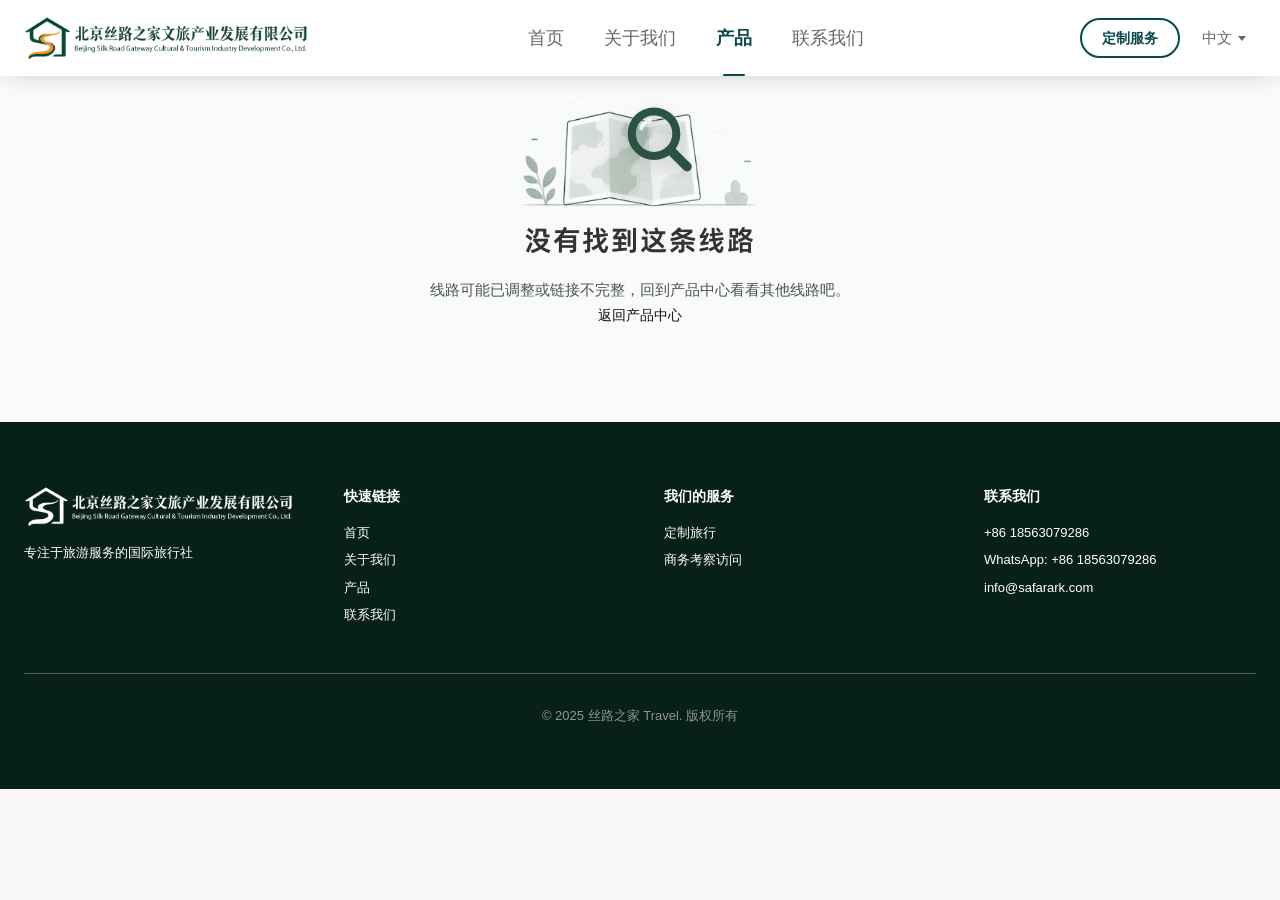
<file: product-detail.html>
<!DOCTYPE html>
<html lang="zh-CN">
<head>
<meta charset="UTF-8">
<script>
/* 首绘前同步语言：会话内记忆为英文时先给 <html> 打标记并暂隐正文，
   等页面底部脚本套用完英文文案后再显示，消除「先画中文再闪变英文」 */
try{
  if(sessionStorage.getItem('siteLang') === 'en'){
    var st = document.createElement('style');
    st.textContent = 'html[data-lang-en]:not([data-lang-ready]) body{visibility:hidden!important}';
    document.head.appendChild(st);
    document.documentElement.setAttribute('data-lang-en','');
  }
}catch(e){}
</script>
<meta name="viewport" content="width=device-width, initial-scale=1">
<title>线路详情 · 丝路之家</title>
<link rel="stylesheet" href="./site-source/css/entry.89d5752e.css">
<link rel="stylesheet" href="./site-source/css/index.449605d2.css">
<style>
/* ══ 阿里巴巴普惠体 3.0（自托管 woff2，仅标题字族）：65-Medium→500/600，85-Bold→700 ══ */
@font-face{
  font-family:'Alibaba PuHuiTi 3.0';
  src:url('./site-source/fonts/AlibabaPuHuiTi-3-65-Medium.woff2') format('woff2');
  font-weight:500 600; font-display:swap;
}
@font-face{
  font-family:'Alibaba PuHuiTi 3.0';
  src:url('./site-source/fonts/AlibabaPuHuiTi-3-85-Bold.woff2') format('woff2');
  font-weight:700; font-display:swap;
}
/* 模块标题统一规范（对齐「品牌简介」参考样式）：联系区大标题加橙色短线 */
.ct-title::before{
  content:''; display:block; width:44px; height:2px; border-radius:2px;
  background:#CD7A36; margin-bottom:14px;
}
/* ══════════════════════════════════════════════════════════
   线上缺失的 Tailwind 类（entry.89d5752e.css 中 emerald / amber /
   prose / from-black 出现次数均为 0，说明构建时未生成）
   默认关闭 = 还原线上真实渲染；开启 = 还原设计意图
   ══════════════════════════════════════════════════════════ */

/* ══════════════════════════════════════════════════════════
   导航配色：纯白 #FFFFFF 底 + #666 常规字重（未触发）+ #094949 600（选中）
   对比度（底 #FFFFFF，相对亮度 1.0000）：
     未触发文字 #666       5.36:1 ✅ AA
     触发/选中/下划线 #094949  9.51:1 ✅（与未触发拉开 1.77:1 明度差）
     logo #CD7A36（大字号，门槛 3:1） 3.05:1 ⚠️ 仅够大字
   ══════════════════════════════════════════════════════════ */
.bg-nav-light{background-color:#FFFFFF}
/* 导航只用投影分层，不再描边：底部线条全部去掉，靠柔和投影浮起 */
#siteHeader{
  border-bottom:0 !important;
  box-shadow:0 6px 22px -8px rgba(8,32,26,.22);
}
#siteHeader.is-solid{box-shadow:0 10px 30px -10px rgba(8,32,26,.30)}

/* 导航项：未触发=常规字重 + 中灰；选中态才加粗上墨绿
   #666 在 #FFFFFF 上 5.74:1（AA 正文达标），与选中 #094949（10.19:1）拉开两级明度 */
.nav-link{
  position:relative; display:inline-flex; align-items:center;
  min-height:44px;                 /* WCAG 触控目标 ≥44px */
  padding:0 4px;
  font-size:1.125rem; font-weight:400; line-height:1.5;
  color:#666; text-decoration:none; white-space:nowrap;
  transition:color .22s ease;
}
.nav-link::after{                  /* 下划线：居中短横线，仅选中态显示 */
  content:''; position:absolute;
  left:50%; width:22px; margin-left:-11px;
  bottom:calc(-1 * var(--nav-bottom-gap, 16px));  /* 贴齐导航条背景底边 */
  height:2px; border-radius:2px; background:#094949;
  transform:scaleX(0); transform-origin:center center;
  transition:transform .26s cubic-bezier(.4,0,.2,1);
}
.nav-link:hover,.nav-link:focus-visible{color:#094949}
.nav-link.is-active{color:#094949; font-weight:600}
.nav-link.is-active::after{transform:scaleX(1)}
.nav-link:focus-visible{outline:2px solid #094949; outline-offset:4px; border-radius:3px}

/* 定制服务按钮：#094949 描边/文字，全尺寸显示 */
.tailor-btn{
  display:inline-flex; align-items:center; justify-content:center;
  min-height:40px; padding:8px 20px;
  border:2px solid #094949; border-radius:9999px;
  font-size:.875rem; font-weight:600; line-height:1.2;
  color:#094949; text-decoration:none; white-space:nowrap;
  background:transparent;
  transition:background-color .2s ease, color .2s ease, border-color .2s ease;
}
/* 两个 CTA 按钮触发态统一：主色 #094949 提亮版 #094949 + 白字（对比度实测） */
.tailor-btn:hover{background:#094949; color:#fff; transform:translateY(-1px)}
.tailor-btn:focus-visible{outline:2px solid #094949; outline-offset:3px}

/* 小屏汉堡入口（md 以下 nav 整块隐藏，原本无替代入口） */
.hamburger{
  display:none; width:44px; height:44px; flex:none;
  align-items:center; justify-content:center; flex-direction:column; gap:5px;
  padding:0; border:0; border-radius:8px; background:transparent; cursor:pointer;
}
.hamburger span{display:block; width:22px; height:2px; border-radius:2px; background:#666; transition:transform .26s ease, opacity .2s ease}
.hamburger[aria-expanded="true"] span:nth-child(1){transform:translateY(7px) rotate(45deg)}
.hamburger[aria-expanded="true"] span:nth-child(2){opacity:0}
.hamburger[aria-expanded="true"] span:nth-child(3){transform:translateY(-7px) rotate(-45deg)}
.hamburger:focus-visible{outline:2px solid #094949; outline-offset:2px}

/* 需求①：小屏用「整体缩放」保住按钮，而不是隐藏它 */
@media (max-width:767px){
  .hamburger{display:flex}
  .tailor-btn{display:none}
}
/* ── 品牌 Logo：图片版（179×64 透明 PNG，宽高比 2.8:1）──
   显示高 44px（与原文字 logo 视觉量级一致），≤520px 缩到 34px 防挤压 */
.logo-link{display:inline-flex; align-items:center; flex:none}
.logo-img{height:44px; width:auto; display:block}
/* 全部文字/线条均不加投影（需求） */
header .nav-link, header .lang-btn,
header .logo-img, header .tailor-btn{ text-shadow:none }
.hamburger span{box-shadow:none}

@media (max-width:520px){
  header > div{padding-left:12px !important; padding-right:12px !important; gap:8px !important}
  .tailor-btn{display:none}                      /* 小屏页头放不下：手机菜单里已有「定制服务」入口 */
  .logo-img{height:34px !important}              /* 44px → 34px，腾出横向空间 */
  .lang-switch,.hamburger{flex:none}
  .tailor-btn{padding:6px 12px; font-size:.75rem; min-height:36px; letter-spacing:0}
  .lang-btn{padding:6px 4px; font-size:.875rem}
  .lang-menu{min-width:104px}
  .hamburger{width:40px; height:40px}
  .hamburger span{width:20px}
}
/* ≤380px（360px 安卓主流宽）：再压 logo 与间距，保证汉堡按钮完整可见不溢出 */
@media (max-width:380px){
  header > div{gap:6px !important}
  .logo-img{height:28px !important}
  .lang-btn{padding:5px 2px}
}

/* ── 页脚背景：#08201A（墨绿黑，与品牌青绿 #094949 同源） ──
   原 Tailwind .bg-gray-900 不再引用，改自定义类避免误伤其它深灰块
   白字对比度 15.6:1 ｜ amber-400 标题 8.9:1 ｜ 链接 hover emerald-400 7.2:1
   ────────────────────────────────────────────────────────── */
.bg-footer{background-color:#08201A}

/* 页脚分隔线：#F1ECDF @30%；版权文字 #FDF5E5（覆盖 Tailwind border-white/10 与继承 text-white） */
/* 版权文字：#FDF5E5 @55%（实色太抢眼，压到半透明弱化）；
   合成色在 #08201A 上实测 5.47:1，仍过 AA（45% 只有 4.15:1，不达标，故取 55%） */
.footer-copyright{border-top-color:rgba(241,236,223,.3) !important; color:rgba(253,245,229,.55) !important}
.footer-copyright *{color:rgba(253,245,229,.55) !important}
/* 页脚 logo：白色版 179×74（深底专用），显示高 56px（宽按 2.42:1 自动跟随） */
.footer-logo{height:auto; width:auto; max-height:56px; max-width:100%; display:block}

/* ── 语言切换：无框文字按钮 + 向下弹出的自定义菜单 ──
   替代原生 <select>：原生 option 列表由系统绘制，位置不可控且会盖住选择区 */
.lang-switch{position:relative; flex:none}
.lang-btn{
  display:inline-flex; align-items:center; gap:6px;
  min-height:44px; padding:6px 10px;
  background:none; border:0; cursor:pointer;
  font-size:.9375rem; font-weight:400; color:#666;
  font-family:inherit;
  transition:color .2s ease;
}
.lang-btn:hover,.lang-btn[aria-expanded="true"]{color:#094949}
.lang-btn:focus-visible{outline:2px solid #094949; outline-offset:2px; border-radius:4px}
.lang-caret{
  width:0; height:0; flex:none;
  border-left:4px solid transparent; border-right:4px solid transparent;
  border-top:5px solid currentColor;
  transition:transform .2s ease;
}
.lang-btn[aria-expanded="true"] .lang-caret{transform:rotate(180deg)}
/* 菜单向下展开：top:100% 定在按钮下方，不遮挡按钮本身 */
.lang-menu{
  position:absolute; top:100%; right:0; z-index:60;
  margin-top:6px; min-width:120px; padding:6px;
  background:#FFFFFF; border:0; border-radius:12px;
  box-shadow:0 16px 32px -12px rgba(8,32,26,.32);
  list-style:none;
}
.lang-menu[hidden]{display:none}
.lang-opt{
  display:flex; align-items:center; width:100%; min-height:40px;
  padding:0 10px; border:0; border-radius:6px; background:none;
  font-size:.9375rem; font-family:inherit; color:#333; text-align:left;
  cursor:pointer; transition:background-color .15s ease, color .15s ease;
}
.lang-opt:hover{background:rgba(9,73,73,.08); color:#094949}
.lang-opt:focus-visible{outline:2px solid #094949; outline-offset:-2px}
.lang-opt[aria-selected="true"]{color:#094949; font-weight:600}
.lang-opt[aria-selected="true"]::after{content:'✓'; margin-left:auto; font-size:.8125rem}

/* 小屏下拉菜单（打包 CSS 缺 .md\:hidden，补一道断点保险） */
.mobile-menu{
  padding:8px 24px 20px; border-top:0;
  background-color:#FFFFFF;
  box-shadow:0 14px 26px -14px rgba(8,32,26,.28);
}
@media (min-width:768px){
  .mobile-menu{display:none !important}
  /* 打包 CSS 里 col-span-2 只出现在非 md 的作用域，这里自补 md 断点，保证字段能横跨两列 */
  .md\:col-span-2{grid-column:span 2 / span 2}
}
.mobile-menu[hidden]{display:none}
.nav-link-m{
  display:block; padding:14px 4px; min-height:48px;
  font-size:1.0625rem; font-weight:400; color:#666; text-decoration:none;
  border-bottom:1px solid rgba(8,32,26,.10);
  transition:color .2s ease;
}
.nav-link-m:last-child{border-bottom:0}
.nav-link-m:hover,.nav-link-m.is-active{color:#094949}
.nav-link-m.is-active{font-weight:600}

/* ══════════════════════════════════════════════════════════
   响应式布局：破除线上 PC 站的 1200px 锁定
   线上 body{min-width:1200px}，移动端必然横向溢出，
   这是原站「只服务桌面」的产物，响应式必须先解掉它
   ══════════════════════════════════════════════════════════ */
html,body{min-width:0 !important; overflow-x:hidden}

/* ══ 首屏视频文案：五级层次，字号全部 clamp 流式缩放 ══
   白字压在视频上，靠 1px 级轻微暗描边兜底（视频亮帧时仍可读），
   不依赖大范围投影，保持画面干净 */
.banner-copy{max-width:56rem; margin:0 auto}
.bc-en{
  margin:0 0 clamp(14px,2vw,22px);
  font-size:clamp(.75rem,1.8vw,1.125rem); font-weight:500;
  letter-spacing:.18em; margin-right:-.18em;   /* 负边距抵消尾字距，保证真正居中 */
  color:#fff;
}
.bc-main{
  margin:0 0 clamp(12px,1.8vw,20px);
  font-size:clamp(1.5625rem,5.2vw,3.75rem); font-weight:700; line-height:1.28;
  letter-spacing:.02em; color:#fff;
}
.bc-sub{
  margin:0;
  font-size:clamp(.9375rem,2.1vw,1.375rem); line-height:1.9;
  color:rgba(255,255,255,.95);
}
.bc-tag{
  margin:clamp(20px,3vw,34px) 0 0;
  font-size:clamp(.9375rem,2vw,1.25rem); font-weight:500;
  letter-spacing:.28em; margin-right:-.28em;
  color:rgba(255,255,255,.92);
}
.bc-en,.bc-main,.bc-sub,.bc-tag{ text-shadow:0 1px 10px rgba(0,0,0,.45) }

/* 主色实底按钮：与「了解我们」按钮（.adv-more--solid）同款
   #094949 底 + 1.5px 同色描边 + 白字，圆角 8px；白字对比度 10.19:1（AAA） */
.bc-cta{
  display:inline-flex; align-items:center; justify-content:center;
  margin-top:clamp(22px,3vw,36px);
  min-height:52px; padding:14px 40px;
  background:#094949; color:#FFFFFF; border:1.5px solid #094949; border-radius:8px;
  font-size:clamp(.9375rem,1.6vw,1.125rem); font-weight:600; letter-spacing:.12em;
  margin-right:-.12em; text-decoration:none;
  box-shadow:0 6px 18px -10px rgba(9,73,73,.5);
  transition:background-color .22s ease, border-color .22s ease, transform .22s ease,
             box-shadow .22s ease, padding .26s cubic-bezier(.22,.61,.36,1);
}
/* hover 时左右内边距等量回缩，抵消箭头展开的宽度 —— 按钮宽度恒定不跳动，只做"呼吸"
   底色提亮为 #0E6F6F（与 .adv-more--solid 的触发态一致） */
.bc-cta:hover{
  background:#0E6F6F; border-color:#0E6F6F; color:#FFFFFF; transform:translateY(-2px);
  padding-left:24px; padding-right:24px;
  box-shadow:0 14px 30px -8px rgba(14,111,111,.55);
}
.bc-cta:focus-visible{outline:2px solid #fff; outline-offset:3px}

/* ══ 按钮 hover 微交互：箭头淡入右滑 + 落地阴影 ══
   箭头用内联 SVG（不依赖字体字形，中英文 rendering 一致）；
   宽度 0 → 1.05em 平滑展开，避免占位导致默认态左右不对称 */
.bc-cta, .adv-more{position:relative}
.bc-cta::after, .adv-more::after{
  content:''; display:inline-block; flex:none;
  width:0; height:1.05em; margin-left:0; opacity:0;
  vertical-align:middle; letter-spacing:0; transform:translateX(-6px);
  background:no-repeat center/1.05em 1.05em
    url("data:image/svg+xml,%3Csvg xmlns='http://www.w3.org/2000/svg' viewBox='0 0 24 24' fill='none' stroke='%23ffffff' stroke-width='2.4' stroke-linecap='round' stroke-linejoin='round'%3E%3Cpath d='M4 12h15'/%3E%3Cpath d='M13 5.5 19.5 12 13 18.5'/%3E%3C/svg%3E");
  transition:width .26s cubic-bezier(.22,.61,.36,1), margin-left .26s cubic-bezier(.22,.61,.36,1),
             opacity .22s ease, transform .26s cubic-bezier(.22,.61,.36,1);
}
.bc-cta:hover::after, .adv-more:hover::after{
  width:1.05em; margin-left:.75em; opacity:1; transform:translateX(0);
}
@media (max-width:640px){
  .bc-cta{min-height:48px; padding:12px 30px; width:auto}
  .bc-cta:hover{padding-left:14px; padding-right:14px}
  .bc-main{font-size:1.5rem; letter-spacing:0}   /* 375px 下 13 字单行放下，避免孤字折行 */
}
/* services 的 h2 已改为小标签样式（.adv-eyebrow），about 的 h2 与优势区同构（.about-title），均不参与区块大标题缩放 */
/* contact 的标题已改为「小标签 + 金色短线」的 eyebrow 写法，不参与区块大标题缩放 */
#products h2:not(.adv-eyebrow){
  font-size:clamp(1.5rem, 4.2vw, 2.25rem)
}
/* 产品区标题沿用 .adv-eyebrow（与优势区同款），居中时用负边距抵消尾字距，保证真正居中 */
#products .adv-eyebrow-en{margin-right:-.2em}

/* ══ 特色产品：四条「左图 + 右文」编辑式横匾 ══
   参考稿语言：暖白纸卡 + 图角墨绿双语小签 + 宋体大标 + 茶金描边胶囊标签 + 墨绿实心按钮。
   三色沿用全站：纸卡 #F9F7F1 / 墨绿 #1F4438-#094949 / 茶金 #B08A4F。 */
#products{
  /* 雾绿底 #E4E7DE（相对亮度 .789）：比上一版 #F6F9F5（.939）压暗约 16%。
     关键收益——纸白卡 #F9F7F1（.930）与底的亮度比从 1.009 提到 1.168，
     横匾的边界终于由明度撑住，不再只靠「冷绿 vs 暖白」的色温差硬分；
     同时与优势区/关于区的 #F9F7F1 形成真实的明暗交替（此前 .939 与 .930 肉眼几乎无差）。
     色值沿用文件里已有的 .feat-media 占位色，不引入新色。 */
  background-color:#E4E7DE;
  /* 暗一档的带子夹在两段米白之间，读感像"凹进去"：上缘收暗影、下缘留高光 */
  box-shadow:inset 0 2px 3px -2px rgba(9,73,73,.10), inset 0 -1px 0 rgba(255,255,255,.42);
}
.feat-list{display:grid; gap:28px}
.feat-row{
  display:grid; grid-template-columns:minmax(0,1fr);
  /* 卡片纸白 #F9F7F1（.930）对雾绿底 #E4E7DE（.789）亮度比 1.168，明度已能定边界；
     描边从 .12 收回 .10 —— 只作定形，不让线抢过卡片本身的明暗关系 */
  background:#F9F7F1;
  border:1px solid rgba(9,73,73,.10);
  border-radius:8px; overflow:hidden;
  box-shadow:0 1px 2px rgba(9,73,73,.06), 0 22px 46px -34px rgba(9,73,73,.50);
  transition:box-shadow .3s ease, transform .3s ease;
}
.feat-row:hover{
  box-shadow:0 2px 4px rgba(9,73,73,.06), 0 28px 54px -34px rgba(9,73,73,.55);
  transform:translateY(-2px);
}
@media (min-width:1024px){
  .feat-row{grid-template-columns:minmax(0,45%) minmax(0,55%); min-height:340px}
  /* 第 2、4 条左右互换（左文右图）：仅换视觉次序，DOM 仍图在前，
     <1024 堆叠时保持「图在上」的统一节奏 */
  .feat-row.is-rev{grid-template-columns:minmax(0,55%) minmax(0,45%)}
  .feat-row.is-rev .feat-media{order:2}
  .feat-row.is-rev .feat-body{order:1}
}
.feat-media{position:relative; margin:0; min-width:0; overflow:hidden; background:#E4E7DE}
.feat-media img{
  display:block; width:100%; max-width:100%; height:100%; object-fit:cover;
  aspect-ratio:4 / 3;
  transition:transform .8s cubic-bezier(.22,.61,.36,1);
}
@media (min-width:1024px){ .feat-media img{aspect-ratio:auto} }
.feat-row:hover .feat-media img{transform:scale(1.03)}
/* 图角双语小签：深色玻璃片 —— 半透墨绿 + 背景模糊（已按需求去掉白描边，底压到 .84）
   注：本页无 .feat-chip 元素（从首页继承的死代码），此处仅与首页保持同值 */
.feat-chip{
  position:absolute; top:18px; left:18px;
  display:inline-flex; align-items:baseline; gap:11px;
  padding:9px 19px 10px; border-radius:999px;
  background:rgba(0,0,0,.55);
  -webkit-backdrop-filter:blur(16px) saturate(1.15);
  backdrop-filter:blur(16px) saturate(1.15);
  border:1px solid rgba(255,255,255,.7);
  color:#F1ECDF;
  font-size:.875rem; font-weight:600; letter-spacing:.05em; line-height:1;
  box-shadow:0 10px 24px -12px rgba(0,0,0,.55), inset 0 1px 0 rgba(255,255,255,.14);
}
.feat-body{
  padding:40px 44px 42px;
  display:flex; flex-direction:column; align-items:flex-start; justify-content:center;
  gap:18px;
}
@media (max-width:1023px){ .feat-body{padding:26px 24px 30px; gap:14px} }
/* 产品条目标题（行于山水 / 行商阅山 …）：与全站模块标题同语言，统一走普惠体 700 */
.feat-title{
  margin:0; font-family:'Alibaba PuHuiTi 3.0','PingFang SC','Microsoft YaHei','Hiragino Sans GB',Arial,sans-serif;
  font-size:clamp(1.375rem,2.1vw,1.75rem); font-weight:700;
  letter-spacing:.06em; line-height:1.5; color:#333;
}
.feat-desc{
  margin:0; font-size:.9375rem; line-height:2; color:#4C544E; max-width:40em;
}
.feat-tags{
  display:flex; flex-wrap:wrap; gap:10px; margin:2px 0 0; padding:0; list-style:none;
}
.feat-tags li{
  padding:6px 15px 7px; border-radius:999px;
  border:1px solid rgba(176,138,79,.42); background:#FDF8ED;
  font-size:.8125rem; line-height:1.4; color:#9A7440; letter-spacing:.02em;
}
/* 与「提交需求」完全同色：主色 #094949 实底，hover 提亮 #0E6F6F + 上浮 + 落影 */
.feat-cta{
  margin-top:12px; display:inline-flex; align-items:center; justify-content:center;
  min-height:46px; padding:0 26px; border-radius:5px;
  background:#094949; border:1.5px solid #094949; color:#FFFFFF; text-decoration:none;
  font-size:.9375rem; letter-spacing:.04em; cursor:pointer;
  box-shadow:0 6px 18px -10px rgba(9,73,73,.5);
  transition:background-color .22s ease, border-color .22s ease, color .22s ease,
             box-shadow .22s ease, transform .22s ease;
}
.feat-cta:hover{
  background:#0E6F6F; border-color:#0E6F6F; color:#FFFFFF;
  transform:translateY(-2px); box-shadow:0 14px 30px -8px rgba(14,111,111,.55);
}
.feat-cta:active{transform:translateY(0)}
.feat-cta:focus-visible{outline:2px solid #7E5812; outline-offset:3px}
/* 「查看全部产品」：与卡片内 CTA 同为矩形（5px 圆角、46px 高），
   只靠描边/实心区分主次 —— 次层级按钮，hover 反白 */
.feat-all{
  display:inline-flex; align-items:center; justify-content:center;
  min-height:46px; padding:0 30px; border-radius:5px;
  border:1.5px solid #094949; background:#FDFCF7; color:#094949;
  text-decoration:none; font-size:.9375rem; letter-spacing:.03em;
  transition:background .25s ease, color .25s ease;
}
.feat-all:hover{background:#094949; color:#FDF5E5}

/* ══ 动效系统 ══
   ① 滚动入场 reveal：进入视口时淡入上浮，同组错峰 80ms（最多 6 档）
   ② 首屏文案入场：加载即逐行浮起（CTA 只淡入，避免 animation fill 覆盖 hover 位移）
   ③ 视差：首屏文案随滚动淡出上移；优势区背景图反向缓移
   全部在 prefers-reduced-motion 下自动关闭 */
/* 手感调优：位移 22px、时长 .6s —— 幅度够看见、又不会拖沓。
   触发点在 setupReveal：元素露出约 15% 且进入视口 88% 区域才播，
   让"滚到眼前 → 淡入上浮"这个过程真的发生在用户视野里，而不是露头就播完了。
   去掉 will-change —— 动效只播一次，长期挂图层提升反而吃内存 */
.reveal{
  opacity:0; transform:translateY(22px);
  transition:opacity .6s cubic-bezier(.22,.61,.36,1), transform .6s cubic-bezier(.22,.61,.36,1);
  transition-delay:var(--rd,0ms);
}
.reveal.in{opacity:1; transform:none}

.banner-copy > *:not(.bc-cta){animation:bcIn .9s cubic-bezier(.22,.61,.36,1) both}
.bc-cta{animation:bcFade .9s cubic-bezier(.22,.61,.36,1) both}
.banner-copy > *:nth-child(1){animation-delay:.08s}
.banner-copy > *:nth-child(2){animation-delay:.20s}
.banner-copy > *:nth-child(3){animation-delay:.32s}
.banner-copy > *:nth-child(4){animation-delay:.44s}
.banner-copy > *:nth-child(5){animation-delay:.56s}
.banner-copy > *:nth-child(6){animation-delay:.68s}
@keyframes bcIn  {from{opacity:0; transform:translateY(26px)} to{opacity:1; transform:none}}
@keyframes bcFade{from{opacity:0} to{opacity:1}}

#heroCopy{will-change:opacity,transform}

/* 锚点跳转时留出 fixed header 的高度 */
#services,#about,#contact,#products{scroll-margin-top:88px}

/* ══ 我们的优势：纸白底 + 沙漠驼队线稿背景 —— 左标题栏 + 米白/墨绿双卡 ══
   三色即全部：卡米白 #F0EBDF / 卡主色绿 #094949 / 编号棕金 #B08A4F
   间距统一 48px 栅格：区块与 banner 之间、列间距均为 48px */
#services{
  background-color:#F9F7F1;
  /* 背景铺满一屏；用 min-height 而非 height —— 小屏内容超出时不会被裁切 */
  min-height:100vh; min-height:100svh;
  display:flex; align-items:center; justify-content:center;
  /* 上下各 48px 由区块自己承担；容器不再垫底部内边距 —— 这样 flex 居中才是视觉真居中 */
  padding-bottom:48px;
}
/* 插画层：挂在内容容器里（容器的底边＝卡片底边），
   用 top:100% 把画顶对齐卡片底边，再 translateY(负值) 把沙丘脊线上提到同一水平线 ——
   百分比位移算的是自身高度，所以换视口不用重算。
   left 用 min(0, 40rem - 50vw) 反而把容器居中留出的空白抵掉，保持贴着区块左边缘。 */
#parallaxBg{
  position:absolute; top:100%; left:min(0px, calc(40rem - 50vw));
  width:min(1180px, 78vw); aspect-ratio:1921 / 874;
  /* 画面最上沿（远山轮廓）落在图高的 58.5% 处，所以 -58.5% 就是"轮廓压在卡片底边线上" */
  transform:translateY(-58.5%);
  background:url('./site-source/images/advantage-desert-dunes.webp') center / 100% 100% no-repeat;
  /* 新图本身偏灰、彩度低，.5 几乎看不见，故提到 .8；素材里已烘进右/底缘渐隐 */
  opacity:.8;
  pointer-events:none; z-index:0;
}
/* 内容压在插画层之上（插画层 z-index:0 且绝对定位，会盖住普通流内文字） */
#services > .max-w-7xl{position:relative; z-index:1}
.adv-layout{position:relative; z-index:1}
/* 窄屏双卡竖排：卡片把画的上半截全盖住，只在区块最后 48px 露一条沙带 ——
   沿用同一个顶点对齐，露出来的正好是驼队所在的沙面 */
@media (max-width:1023px){
  #parallaxBg{width:min(100vw,560px)}
}
#services > div{width:100%}
.adv-rule{width:44px; height:2px; margin:0 auto 18px; background:#CD7A36; border-radius:2px}
.adv-rule--left{margin:0 0 18px 0}
.adv-layout{display:grid; gap:48px; grid-template-columns:1fr}
@media (min-width:1024px){
  /* 左栏 ↔ 右区 48px；右区内部两卡再按 24px 分（见 .adv-grid-wrap） */
  .adv-layout{grid-template-columns:.95fr 2fr; gap:48px; align-items:stretch}
}
/* 左栏是 stretch 到卡高的，内容原本顶在上沿、下方空掉一大截。
   改成在卡高范围内垂直居中：标题组的视觉重心正对卡片中心，与右侧双卡形成平衡 */
.adv-intro{display:flex; flex-direction:column; justify-content:center}
/* 左栏：标题中英文 —— 不套微软雅黑，保持独立气质 */
.adv-eyebrow{
  font-size:clamp(1.375rem,4.6vw,1.875rem); font-weight:700; color:#22302C;
  margin:0; line-height:1.3; letter-spacing:.01em;
}
.adv-eyebrow-en{
  font-family:Georgia,'Times New Roman',serif; font-size:clamp(1rem,3.2vw,1.375rem);
  letter-spacing:.2em; color:#CD7A36; margin:10px 0 0; text-transform:uppercase; line-height:1.3;
}
/* 除标题中英文外，本板块其余文字统一微软雅黑（跨平台回退链保底） */
#services .adv-lead, #services .adv-more, #services .adv-card-title,
#services .adv-item-no, #services .adv-item-title, #services .adv-item-desc{
  font-family:"Microsoft YaHei","微软雅黑","PingFang SC","Hiragino Sans GB","Helvetica Neue",Arial,sans-serif;
}
.adv-lead{
  font-size:16px; line-height:1.85; color:#2B2B2B;
  margin:28px 0 0; max-width:24em;
}
.adv-lead + .adv-lead{margin-top:12px}
.adv-more{
  display:inline-flex; align-items:center; justify-content:center;
  margin-top:36px; padding:12px 34px;
  border:1.5px solid #094949; border-radius:8px; background:transparent;
  font-size:16px; font-weight:600; color:#094949; text-decoration:none;
  transition:background-color .22s ease, border-color .22s ease, color .22s ease,
             transform .22s ease, box-shadow .22s ease;
}
.adv-more:hover{
  background:#094949; border-color:#094949; color:#FDF5E5;
  transform:translateY(-2px); box-shadow:0 12px 26px -8px rgba(9,73,73,.55);
}
/* 双卡：米白 / 墨绿；内部两卡间距 24px（与左栏之间是父级的 48px） */
.adv-grid-wrap{display:grid; grid-template-columns:1fr; gap:24px}
@media (min-width:1024px){
  .adv-grid-wrap{grid-template-columns:1fr 1fr}
  /* 错落：第二张（墨绿「实力保障」）下沉 36px。
     用 margin-top 而不是 transform —— .reveal 也在用 transform，两者会互相覆盖。
     stretch 仍在，所以两张卡底边齐平、上沿差 36px，读感是阶梯而不是"两条等高矩形" */
  .adv-grid-wrap > .adv-card + .adv-card{margin-top:36px}
}
/* 卡面压在插画上，加一道短距投影把两张卡"托"起来 ——
   沙米卡 #F0EBDF 与沙丘底色接近，靠投影而不是靠颜色区分 */
.adv-card{
  padding:38px 30px 18px; display:flex; flex-direction:column; border-radius:8px; overflow:hidden;
  box-shadow:0 22px 46px -30px rgba(9,73,73,.42);
  transition:box-shadow .32s ease;
}
/* hover：加深投影（任何环境都生效，含 reduced-motion） */
.adv-card:hover{box-shadow:0 30px 58px -30px rgba(9,73,73,.50)}
/* 上浮只在有动效时加入。选择器带上 .reveal.in 是为了压过 .reveal 自身的 transform 优先级，
   顺带把卡片自己的过渡在这里重新声明（transform 走 .34s，比入场快一档，手感更利落） */
.adv-card.reveal.in{
  transition:opacity .72s cubic-bezier(.22,.61,.36,1),
             transform .34s cubic-bezier(.22,.61,.36,1),
             box-shadow .32s ease;
}
.adv-card.reveal.in:hover{transform:translateY(-4px)}
.adv-card--sand{background:#F0EBDF}
.adv-card--pine{background:#094949}
.adv-card-title{
  text-align:center;
  font-size:1.125rem; font-weight:700; letter-spacing:.05em;
  color:#22302C; margin:0 0 12px;
}
.adv-card--pine .adv-card-title{color:#FDF5E5}
.adv-list{list-style:none; margin:0; padding:0; flex:1}
.adv-item{
  display:grid; grid-template-columns:46px 1fr; gap:16px; align-items:center;
  padding:15px 0; border-bottom:1px solid rgba(43,43,43,.10);
}
.adv-card--pine .adv-item{border-bottom-color:rgba(255,255,255,.16)}
.adv-item:last-child{border-bottom:0}
.adv-icon{
  width:46px; height:46px; border-radius:50%; flex:none;
  display:flex; align-items:center; justify-content:center;
  background:#E3DDCD; color:#9C7A45;
  transition:background-color .28s ease, color .28s ease;
}
.adv-card--pine .adv-icon{background:rgba(255,255,255,.12); color:#E5CFA0}
.adv-icon svg{
  width:22px; height:22px;
  /* hover 的放大挂在 svg 上，不挂 .adv-icon —— 后者被入场动画的 fill:both 占着 transform，
     写在 .adv-icon 上会被动画静默覆盖（老坑：animation fill 优先级高于普通声明） */
  transition:transform .3s cubic-bezier(.22,.61,.36,1);
}
/* 逐条 hover：图标底色提亮、图形放大一点，给静态列表一个可探的反馈 */
.adv-card--sand .adv-item:hover .adv-icon{background:#D7CDAB; color:#8A6A33}
.adv-card--pine .adv-item:hover .adv-icon{background:rgba(255,255,255,.20); color:#F2E2BE}
.adv-item:hover .adv-icon svg{transform:scale(1.12)}

/* 卡内节奏：卡片本体已有 .reveal 的整块淡入，这里再叠一层内部递进 ——
   条目按序浮起、图标弹入，避免"整块一起亮"的呆板。--i 由 renderAdvantages() 写在 li 上 */
.adv-card.in .adv-item{
  animation:advItemIn .58s cubic-bezier(.22,.61,.36,1) both;
  animation-delay:calc(150ms + var(--i, 0) * 62ms);
}
@keyframes advItemIn{from{opacity:0; transform:translateY(10px)} to{opacity:1; transform:none}}
.adv-card.in .adv-icon{
  animation:advIconPop .5s cubic-bezier(.34,1.56,.64,1) both;
  animation-delay:calc(210ms + var(--i, 0) * 62ms);
}
@keyframes advIconPop{from{opacity:0; transform:scale(.55)} to{opacity:1; transform:scale(1)}}
.adv-item-no{display:block; font-size:.6875rem; font-weight:600; letter-spacing:.16em; color:#B08A4F}
.adv-card--pine .adv-item-no{color:#D9B87E}
.adv-item-title{display:block; font-size:16px; font-weight:700; color:#253230; margin-top:3px; line-height:1.5}
.adv-card--pine .adv-item-title{color:#FDF5E5}
.adv-item-desc{display:block; font-size:.8438rem; line-height:1.7; color:#8F8B80; margin-top:3px}
.adv-card--pine .adv-item-desc{color:rgba(253,245,229,.72)}
@media (max-width:520px){
  .adv-card{padding:30px 22px 12px}
  .adv-item{grid-template-columns:40px 1fr; gap:12px}
  .adv-icon{width:40px; height:40px}
}

/* ══ 关于丝路之家：左图右文（参考版式）——标题/按钮与优势区同构 ══ */
#about{
  background-color:#F9F7F1;
  /* 与优势区一致：背景铺满一屏（min-height 而非 height，小屏内容超高不会被裁切） */
  min-height:100vh; min-height:100svh;
  display:flex; align-items:center; justify-content:center;
  /* 上下各 48px 由区块自己承担，容器不垫内边距 —— flex 居中才是视觉真居中 */
  padding-bottom:48px;
}
#about > div{width:100%}
.about-layout{display:grid; gap:48px; grid-template-columns:1fr}
@media (min-width:1024px){
  .about-layout{grid-template-columns:1fr 1fr; gap:56px; align-items:center}
}
/* 左：图 + 左下角文案 + 右上印章 */
.about-media{position:relative; margin:0}
/* 裁切框：只包图，印章不进框 */
.about-media-frame{display:block; overflow:hidden; border-radius:6px}
.about-media img{
  display:block; width:100%; aspect-ratio:4/3.1; object-fit:cover; border-radius:6px;
  /* 缩放动效与产品卡图片同一套语言：0.8s 同一条缓动曲线 */
  transform:scale(1); transform-origin:54% 44%;
  transition:transform .8s cubic-bezier(.22,.61,.36,1);
  will-change:transform;
}
/* 触发缩放：鼠标悬停整块图（含印章与角标）时画面推近 1.06，
   溢出部分由 .about-media-frame 裁掉，边缘不会跑出圆角 */
.about-media:hover #aboutImg{transform:scale(1.06)}
/* 入场：图片不做"揭幕"（clip-path 由下往上刷开）了 ——
   揭幕会把图切成上下两截再拼回来，静态呈现时反而像是没加载完。
   现在图片直接随整列 .reveal 的上浮一起进场，节奏统一、没有二次加工 */
/* 图底暗渐变：保证左下角白色文字可读 */
.about-media::after{
  content:''; position:absolute; inset:0; border-radius:6px; pointer-events:none;
  background:linear-gradient(180deg, rgba(8,20,18,0) 52%, rgba(8,20,18,.60) 100%);
}
.about-media-cap{
  position:absolute; left:26px; bottom:22px; z-index:2;
  display:flex; flex-direction:column; gap:9px; color:#FFFFFF;
}
/* 图注：等图落位、印章盖完再浮起 —— 读感是"画面先立住，字再落上去"，
   避免字和图同时冒出来打架。延迟按 .reveal 上浮（.72s）的后段取 .52s（去掉揭幕后从 .78s 提前） */
#about .about-media.reveal.in .about-media-cap{
  animation:capIn .55s cubic-bezier(.22,.61,.36,1) both;
  animation-delay:.52s;
}
@keyframes capIn{
  from{opacity:0; transform:translateY(12px)} to{opacity:1; transform:none}
}
.about-media-en{font-size:11px; font-weight:500; letter-spacing:.42em; opacity:.85}
.about-media-cap strong{font-size:clamp(1rem,1.6vw,1.25rem); font-weight:600; letter-spacing:.06em}
/* 印章：跨图右上角，竖排两列 + 内描边 */
.about-seal{
  position:absolute; top:24px; right:-16px; z-index:2;
  width:64px; height:92px; background:#CD7A36; border-radius:5px;
  display:flex; align-items:center; justify-content:center; gap:3px;
  box-shadow:0 8px 18px -8px rgba(8,32,26,.40);
}
.about-seal::before{
  content:''; position:absolute; inset:4px; border:1px solid rgba(253,245,229,.55); border-radius:3px;
}
.about-seal span{
  writing-mode:vertical-rl; text-orientation:upright;
  font-size:15px; font-weight:600; letter-spacing:.28em; line-height:1;
  color:#FDF5E5;
  /* 竖排末尾会多出一份 letter-spacing 的空白，抵消后文字才能在框内真正垂直居中 */
  margin-bottom:-.28em;
}
/* 落印：图的上浮（.72s）走到后半段时印章"盖"下来，尾段带一点回弹 ——
   静态的方印章因此有了来处，也不抢图本身的主角位。
   延迟 .34s + 时长 .62s，收尾正落在图落定处（去掉揭幕后从 .5s 提前） */
#about .about-media.reveal.in .about-seal{
  animation:sealDrop .62s cubic-bezier(.3,1.5,.6,1) both;
  animation-delay:.34s;
}
@keyframes sealDrop{
  from{opacity:0; transform:translateY(-16px) scale(1.42) rotate(-9deg)}
  to  {opacity:1; transform:none}
}
/* 右：eyebrow + 大标题 + 英文（与优势区左栏同构） */
.about-eyebrow{
  display:flex; align-items:center; gap:14px; margin:0 0 14px;
  font-size:.8125rem; font-weight:600; letter-spacing:.14em; color:#094949;
}
.about-eyebrow-line{width:44px; height:1px; background:#094949; opacity:.5}
/* 横线随右栏入场从左展开：给静态的 eyebrow 一个"起笔"的方向感 */
#about .about-side.in .about-eyebrow-line{
  transform-origin:left center;
  animation:lineGrow .66s cubic-bezier(.22,.61,.36,1) both;
  animation-delay:.14s;
}
@keyframes lineGrow{
  from{transform:scaleX(0)} to{transform:scaleX(1)}
}
.about-title{
  font-size:clamp(1.375rem,4.6vw,1.875rem); font-weight:700; line-height:1.3;
  letter-spacing:.01em; color:#22302C; margin:0;
}
.about-title-en{
  font-family:Georgia,'Times New Roman',serif; font-size:clamp(1rem,3.2vw,1.375rem);
  letter-spacing:.2em; color:#CD7A36; margin:10px 0 0; text-transform:uppercase; line-height:1.3;
}
/* 除标题中英文外统一微软雅黑（与优势区一致） */
#about .about-body, #about .about-tags li, #about .about-media-cap strong,
#about .about-eyebrow, #about .adv-more{
  font-family:"Microsoft YaHei","微软雅黑","PingFang SC","Hiragino Sans GB","Helvetica Neue",Arial,sans-serif;
}
.about-body{font-size:16px; line-height:1.9; color:#3D3D3A; margin:24px 0 0}
.about-body p{margin:0 0 1em}
.about-body p:last-child{margin-bottom:0}
/* 业务标签徽章 */
.about-tags{list-style:none; display:flex; flex-wrap:wrap; gap:12px; padding:0; margin:26px 0 0}
/* 标签：白底 + 主色描边与字色，在米白底上有清晰的白卡层次 */
.about-tags li{
  padding:9px 22px; border:1px solid rgba(9,73,73,.42); border-radius:30px;
  background:rgba(9,73,73,.06);
  font-size:13px; font-weight:500; letter-spacing:.06em; color:#094949;
}
/* 徽章依次落位（--i 由 applyLocale() 写在 li 上），把"一排标签"变成有先后的呈现 */
#about .about-side.in .about-tags li{
  animation:tagIn .5s cubic-bezier(.22,.61,.36,1) both;
  animation-delay:calc(var(--i, 0) * 70ms + 260ms);
}
@keyframes tagIn{
  from{opacity:0; transform:translateY(9px) scale(.96)}
  to  {opacity:1; transform:none}
}
/* 按钮复用 .adv-more（16px + hover 箭头/阴影），仅调间距；
   高度对齐产品卡按钮 .feat-cta：改用 min-height:46px + 上下零内边距撑出来 */
#about .adv-more{margin-top:34px; min-height:46px; padding:0 34px; line-height:1}
/* 「了解我们」不带动效箭头：去掉伪元素，hover 只保留提亮 + 上浮 + 落影 */
#about .adv-more::after{display:none !important}
/* 主色实底变体：默认填充主色 #094949，触发（hover）提亮为 #0E6F6F */
.adv-more--solid{
  background:#094949; border-color:#094949; color:#FFFFFF;
  box-shadow:0 6px 18px -10px rgba(9,73,73,.5);
}
.adv-more--solid:hover{
  background:#0E6F6F; border-color:#0E6F6F; color:#FFFFFF;
  box-shadow:0 14px 30px -8px rgba(14,111,111,.55);
}

@media (prefers-reduced-motion:reduce){
  .reveal{opacity:1 !important; transform:none !important; transition:none !important}
  .banner-copy > *:not(.bc-cta), .bc-cta{animation:none !important}
  #aboutImg{animation:none !important}
  .about-media:hover #aboutImg{transform:none !important}
  .bc-cta::after, .adv-more::after{transition:opacity .15s linear; transform:none !important}
  .bc-cta:hover, .adv-more:hover{transform:none !important}
  /* 本轮新增：卡内条目/图标递进、印章落印、徽章弹出、横线展开，全部关掉；
     顺带把卡片 hover 的上浮与图标放大也一并去掉（只留投影加深） */
  .adv-item, .adv-icon, .adv-icon svg, .about-media-cap,
  .about-seal, .about-tags li, .about-eyebrow-line{animation:none !important}
  .adv-card, .adv-icon, .adv-icon svg{transition:none !important}
  .adv-card:hover, .adv-card.reveal.in:hover{transform:none !important}
  .adv-item:hover .adv-icon svg{transform:none !important}
}
/* ══ CONTACT：左文案 + 右表单卡 ══
   雾绿底 #E4E7DE（相对亮度 .789，与产品区同色；两区之间隔着纸白的「关于我们」，不会连成一片）／
     底压暗后纸白卡 #F9F7F1 与底的亮度比从 1.011 提到 1.168，卡片直接浮出来，
     边界交给极淡墨绿细线 + 落地投影（冷绿底 vs 暖白卡，色温差再补一道）／
   青铜 #7E5812（eyebrow）／ 主色绿 #094949（CTA，hover #0E6F6F）
   对比度核对（底 #E4E7DE，相对亮度 .789 —— 上一版 .939 压暗后全部复算）：
     标题 #1A2A22 ≈ 12.0:1 ✅ 说明 #5B6059 ≈ 5.04:1 ✅ 信息键 #575C55 ≈ 5.39:1 ✅
     信息值 #28302B ≈ 10.84:1 ✅ 青铜 #7E5812 ≈ 5.10:1 ✅（全部仍过 AA 4.5）
     ⚠️ 唯一不达标：英文副标 .ct-title-en 的 #CD7A36 ≈ 2.61:1（上一版 3.05:1 本就不达标，
        压暗后更差）。这是既有问题，非本次引入；修法见文件内 .ct-title-en 处注释。
   卡内（底 #F9F7F1）：正文 #28302B ≈ 12.66:1 ✅ 字段标签 #5B6059 ≈ 5.88:1 ✅
     提示灰 #6B6656 ≈ 5.35:1 ✅ 必填星号 #9A6E1C ≈ 4.24:1（符号，非正文）✅ */
#contact.ct-section{
  background:#E4E7DE;
  /* 上缘：与纸白的「关于我们」接壤，凹带收一道暗影；下缘：大范围淡绿影把深墨绿页脚托住 */
  box-shadow:inset 0 2px 3px -2px rgba(9,73,73,.10), inset 0 -54px 44px -54px rgba(9,73,73,.20);
  padding:0 !important;            /* 覆盖小屏 `section{padding:56px}` 的通用规则 */
  scroll-margin-top:0;
  overflow:hidden;
}
.ct-wrap{
  max-width:1280px; margin:0 auto;
  padding:clamp(52px,7vw,104px) 24px;
  display:grid; grid-template-columns:1fr; gap:clamp(30px,4vw,52px);
  align-items:center;
}
@media (min-width:1024px){
  .ct-wrap{grid-template-columns:minmax(0,.84fr) minmax(0,1.16fr); gap:clamp(44px,5vw,84px)}
}

/* ── 左：文案 ── */
.ct-lead{color:#1A2A22; min-width:0}
.ct-eyebrow{
  display:inline-flex; align-items:center; gap:9px; margin:0 0 clamp(16px,2vw,24px);
  font-size:.8125rem; font-weight:600; letter-spacing:.2em; color:#7E5812;
}
.ct-eyebrow::before{
  content:''; width:6px; height:6px; flex:none; border-radius:1px;
  background:#7E5812; transform:rotate(45deg);
}
/* 大标题用宋体，与设计稿的"书卷气"一致；其余文字仍走全站字体 */
.ct-title{
  margin:0;
  font-family:'Alibaba PuHuiTi 3.0','PingFang SC','Microsoft YaHei','Hiragino Sans GB',Arial,sans-serif;
  /* 定死 30px：与「了解我们」等按钮同级的视觉量级，不再随视口放大 */
  font-size:30px; font-weight:700; line-height:1.4; letter-spacing:.02em;
  color:#1A2A22;
}
.ct-title > span{display:block}
/* 标题下的英文一行：沿用全站英文小标语言（Georgia 大写 + 茶金 #CD7A36），
   字号比优势区/关于我们的略小，压在 30px 定死的大标题下不抢主次。
   ⚠️ 待确认：#CD7A36 在 #E4E7DE 上只有 2.61:1，15px 小字不达 AA 4.5（在旧底 #F6F9F5 上也只有 2.76:1，
   本就是既有缺陷）。因品牌橙的深浅你还在定，此处不动；若要修，改这一个值为
   #8F4E14 即得 5.13:1，其余区块的橙色（.adv-eyebrow-en / .about-title-en 22px、印章图形）不受影响。 */
.ct-title-en{
  font-family:Georgia,'Times New Roman',serif;
  font-size:.9375rem; letter-spacing:.18em; text-transform:uppercase;
  color:#CD7A36; margin:12px 0 0; line-height:1.4;
}
.ct-title-en[hidden]{display:none}   /* 英文模式下由 JS 加 hidden */
.ct-desc{
  margin:clamp(18px,2.2vw,28px) 0 0; max-width:21em;
  font-size:clamp(.9375rem,1.1vw,1.0625rem); line-height:2; color:#5B6059;
  text-wrap:pretty;               /* 折行时避免末行只剩一两个字（孤字） */
}
/* 联系方式：信息只在联系区出现，不能随版式一起丢掉 */
.ct-info{margin:clamp(30px,3.6vw,46px) 0 0; padding-top:clamp(18px,2.2vw,26px); border-top:1px solid rgba(40,48,43,.14)}
.ct-info-list{list-style:none; margin:0; padding:0; display:grid; gap:9px}
.ct-info-list li{
  display:grid; grid-template-columns:4.4em minmax(0,1fr); gap:14px; align-items:baseline;
  font-size:.8125rem; line-height:1.7;
}
.ct-info-key{color:#575C55; letter-spacing:.08em; white-space:nowrap}
.ct-info-val{color:#28302B; word-break:break-word}

/* 线描山形：浅底上用主色绿，透明度压到 10%（底越淡，同样透明度的压纹越显绿） */
.ct-art{
  display:block; width:min(100%,310px); height:auto; margin:clamp(26px,3.2vw,40px) 0 0;
  color:#094949; opacity:.10; pointer-events:none;
}

/* ── 右：表单卡 ── */
.ct-card{
  /* 纸白 #F9F7F1（.930）对雾绿底 #E4E7DE（.789）亮度比 1.168，卡片自己就能浮起来；
     "极淡墨绿细线 + 落地投影"退居定形用（线 .10，不是早先那条偏黑的 .16），不抢视觉 */
  background:#F9F7F1; border:1px solid rgba(9,73,73,.10); border-radius:10px;
  padding:clamp(22px,2.6vw,32px) clamp(18px,2.4vw,30px) clamp(18px,2.2vw,26px);
  box-shadow:0 26px 50px -26px rgba(8,32,26,.46), 0 2px 6px -2px rgba(8,32,26,.12), 0 1px 0 rgba(255,255,255,.8) inset;
  color:#28302B; min-width:0;
}
.ct-card-head{
  display:flex; align-items:baseline; justify-content:space-between; gap:14px;
  margin:0 0 clamp(16px,1.9vw,22px);
}
.ct-card-title{
  margin:0; font-family:"Microsoft YaHei","微软雅黑","PingFang SC","Hiragino Sans GB","Helvetica Neue",Arial,sans-serif;
  font-size:clamp(1rem,1.5vw,1.1875rem); font-weight:700;
  letter-spacing:.02em; color:#1F2A26;
}
.ct-req-note{margin:0; flex:none; font-size:.6875rem; letter-spacing:.02em; color:#6B6656}
.ct-req-note b{margin-right:2px; font-weight:600; color:#9A6E1C}

/* 表单：两栏网格；邮箱与需求各占整行 */
.ct-grid{display:grid; grid-template-columns:1fr; gap:14px 18px}
@media (min-width:560px){ .ct-grid{grid-template-columns:1fr 1fr} }
.ct-field{display:flex; flex-direction:column; gap:7px; min-width:0}
.ct-field--full{grid-column:1 / -1}
.ct-field label{
  font-size:.75rem; font-weight:500; letter-spacing:.04em; color:#5B6059;
  font-family:"Microsoft YaHei","微软雅黑","PingFang SC","Hiragino Sans GB","Helvetica Neue",Arial,sans-serif;
}
.ct-field label .req{margin-left:3px; color:#9A6E1C}

/* 输入框：浅描边方框（设计稿的"表单格子"），聚焦转主色绿 */
.ct-box{position:relative; display:flex; align-items:center}
.ct-box input, .ct-box select, .ct-box textarea{
  width:100%; height:38px; margin:0; padding:0 12px;
  background:#FFFFFF; border:1px solid #DCD6C6; border-radius:3px;
  font-family:inherit; font-size:.875rem; line-height:36px; color:#28302B;
  box-shadow:none; transition:border-color .18s ease, box-shadow .18s ease, background-color .18s ease;
}
.ct-box input::placeholder, .ct-box textarea::placeholder{color:#B4AEA0}
.ct-box input:focus, .ct-box select:focus, .ct-box textarea:focus{
  outline:none; border-color:#094949; box-shadow:0 0 0 3px rgba(9,73,73,.10);
}
/* ══ 意向目的地：自定义下拉 ══
   原生 <select> 展开的 option 列表由操作系统绘制，高亮色取系统强调色（默认蓝），
   CSS 完全改不动 —— 所以这里和语言切换一样改成自定义组件，配色统一走主色绿。 */
.ct-select{position:relative}
.ct-select-btn{
  display:flex; align-items:center; gap:10px; flex:1 1 auto; width:100%;
  height:38px; padding:0 12px; margin:0;
  background:#FFFFFF; border:1px solid #DCD6C6; border-radius:3px;
  font-family:inherit; font-size:.875rem; line-height:36px; color:#28302B; text-align:left;
  cursor:pointer; transition:border-color .18s ease, box-shadow .18s ease;
}
.ct-select-btn:hover{border-color:rgba(9,73,73,.5)}
.ct-select-btn.is-empty{color:#B4AEA0}
.ct-select-btn[aria-expanded="true"]{
  border-color:#094949; box-shadow:0 0 0 3px rgba(9,73,73,.10);
}
.ct-select-btn:focus-visible{outline:2px solid #094949; outline-offset:2px}
.ct-select-val{flex:1 1 auto; min-width:0; overflow:hidden; text-overflow:ellipsis; white-space:nowrap}
.ct-caret{
  flex:none; width:11px; height:7px; color:#094949;
  transition:transform .2s ease;
}
.ct-select-btn[aria-expanded="true"] .ct-caret{transform:rotate(180deg)}
/* 菜单向下弹出，与语言菜单同款阴影 */
.ct-select-menu{
  position:absolute; left:0; right:0; top:calc(100% + 6px); z-index:70;
  max-height:248px; overflow-y:auto; margin:0; padding:6px;
  background:#FFFFFF; border:1px solid #EAE6DC; border-radius:10px;
  box-shadow:0 18px 34px -14px rgba(8,32,26,.34);
  list-style:none;
}
.ct-select-menu[hidden]{display:none}
.ct-select-opt{
  display:flex; align-items:center; width:100%; min-height:38px;
  padding:8px 10px; border:0; border-radius:6px; background:none;
  font-family:inherit; font-size:.875rem; line-height:1.5; color:#28302B; text-align:left;
  cursor:pointer; transition:background-color .15s ease, color .15s ease;
}
/* hover / 键盘高亮 / 选中：全部主色绿系，与语言菜单一致 */
.ct-select-opt:hover,
.ct-select-opt:focus,
.ct-select-opt.is-active{background:rgba(9,73,73,.08); color:#094949}
/* 干掉浏览器默认的蓝色焦点环（-webkit-focus-ring-color），换成主色绿 */
.ct-select-opt:focus{outline:none}
.ct-select-opt:focus-visible{outline:2px solid #094949; outline-offset:-2px}
.ct-select-opt[aria-selected="true"]{color:#094949; font-weight:600}
.ct-select-opt[aria-selected="true"]::after{content:'✓'; margin-left:auto; font-size:.8125rem}
/* 下方空间不足时向上展开 */
.ct-select-menu.is-up{top:auto; bottom:calc(100% + 6px)}

/* 日历面板内部 */
.ct-dp[hidden]{display:none}
.ct-dp.is-up{top:auto; bottom:calc(100% + 6px)}
.ct-dp-head{display:flex; align-items:center; gap:6px; margin-bottom:8px}
.ct-dp-title{
  flex:1 1 auto; text-align:center;
  font-size:.875rem; font-weight:600; color:#28302B; letter-spacing:.02em;
}
.ct-dp-nav{
  flex:none; width:32px; height:32px; display:inline-flex; align-items:center; justify-content:center;
  border:0; border-radius:6px; background:none; color:#094949; cursor:pointer;
  transition:background-color .15s ease, color .15s ease;
}
.ct-dp-nav svg{width:8px; height:12px}
.ct-dp-nav:hover{background:rgba(9,73,73,.08)}
.ct-dp-nav:focus{outline:none}
.ct-dp-nav:focus-visible{outline:2px solid #094949; outline-offset:-2px}
.ct-dp-dow, .ct-dp-grid{display:grid; grid-template-columns:repeat(7,1fr); gap:2px}
.ct-dp-dow span{
  height:26px; display:flex; align-items:center; justify-content:center;
  font-size:.75rem; color:#9A958A;
}
.ct-dp-day{
  height:32px; padding:0; border:0; border-radius:6px; background:none;
  font-family:inherit; font-size:.8125rem; color:#28302B; cursor:pointer;
  transition:background-color .15s ease, color .15s ease;
}
.ct-dp-blank{height:32px}
/* 与 .ct-select-opt 同一套绿：hover 浅底 + 主色字，选中深底 + 白字 */
.ct-dp-day:hover{background:rgba(9,73,73,.08); color:#094949}
.ct-dp-day:focus{outline:none}
.ct-dp-day:focus-visible{outline:2px solid #094949; outline-offset:-2px}
.ct-dp-day.is-today{color:#094949; font-weight:700; box-shadow:inset 0 0 0 1px rgba(9,73,73,.45)}
.ct-dp-day.is-sel{background:#094949; color:#FFFFFF; font-weight:600}
.ct-dp-day.is-sel:hover{background:#0E6F6F; color:#FFFFFF}
.ct-dp-foot{
  display:flex; align-items:center; justify-content:space-between; gap:8px;
  margin-top:10px; padding-top:9px; border-top:1px solid #EFEADD;
}
.ct-dp-btn{
  min-height:30px; padding:0 10px; border:0; border-radius:6px; background:none;
  font-family:inherit; font-size:.8125rem; color:#094949; cursor:pointer;
  transition:background-color .15s ease;
}
.ct-dp-btn:hover{background:rgba(9,73,73,.08)}
.ct-dp-btn:focus{outline:none}
.ct-dp-btn:focus-visible{outline:2px solid #094949; outline-offset:-2px}
/* ══ 预计出行时间：自定义日历 ══
   原生 <input type="date"> 的弹层同样由浏览器绘制，选中日高亮取系统强调色（蓝），
   CSS 改不动 —— 与「意向目的地」同处理：自绘日历，配色统一走主色绿。 */
.ct-cal{flex:none; width:16px; height:16px; color:#094949; transition:color .18s ease}
.ct-select-btn[aria-expanded="true"] .ct-cal{color:#0E6F6F}
.ct-dp{
  position:absolute; left:0; top:calc(100% + 6px); z-index:70;
  width:max(100%,262px); padding:12px 12px 10px;
  background:#FFFFFF; border:1px solid #EAE6DC; border-radius:10px;
  box-shadow:0 18px 34px -14px rgba(8,32,26,.34);
}
/* 单位后缀（天 / 人）：贴在框内右侧 */
.ct-box--suffix input{padding-right:40px}
.ct-suffix{
  position:absolute; right:13px; font-size:.8125rem; color:#9A958A; pointer-events:none;
}
/* 多行：需求描述 */
.ct-box--area textarea{
  height:auto; min-height:76px; padding:9px 12px; line-height:1.7; resize:vertical;
}
.ct-field--full .ct-box{width:100%}
.ct-box--area{width:100%}

/* 浏览器自动填充会把白底刷成浅蓝 */
.ct-box input:-webkit-autofill{
  -webkit-box-shadow:0 0 0 1000px #FFFFFF inset;
  -webkit-text-fill-color:#28302B;
  transition:background-color 9999s ease-out;
}

/* 底部：隐私说明（左） + 提交按钮（右） */
.ct-actions{
  display:flex; align-items:center; justify-content:space-between; gap:14px 18px;
  flex-wrap:wrap; margin-top:clamp(18px,2.2vw,26px);
}
.ct-privacy{
  display:inline-flex; align-items:center; gap:7px; margin:0;
  font-size:.6875rem; line-height:1.5; letter-spacing:.02em; color:#6B6656;
}
.ct-privacy svg{flex:none; width:14px; height:14px; color:#6B6656}
/* 提交按钮＝「了解我们」同款主色实底：#094949 底 + 白字（≈12.9:1），
   触发（hover）提亮 #0E6F6F 并落地阴影，与 .adv-more--solid 完全一致 */
.ct-submit{
  display:inline-flex; align-items:center; justify-content:center;
  min-height:44px; padding:0 26px 0 28px; margin-left:auto;  /* 右内边距少 2px，抵掉 letter-spacing 尾隙，视觉居中 */
  background:#094949; border:1.5px solid #094949; border-radius:8px; cursor:pointer;
  font-family:inherit; font-size:.9375rem; font-weight:700; letter-spacing:.12em;
  color:#FFFFFF;
  box-shadow:0 6px 18px -10px rgba(9,73,73,.5);
  transition:background-color .22s ease, border-color .22s ease, color .22s ease,
             box-shadow .22s ease, transform .22s ease;
}
.ct-submit:hover{
  background:#0E6F6F; border-color:#0E6F6F; color:#FFFFFF;
  transform:translateY(-2px); box-shadow:0 14px 30px -8px rgba(14,111,111,.55);
}
.ct-submit:active{transform:translateY(0)}
.ct-submit:focus-visible{outline:2px solid #7E5812; outline-offset:3px}

@media (max-width:1023px){
  .ct-art{display:none}          /* 小屏空间紧，去掉装饰线稿 */
}
@media (max-width:640px){
  .ct-card{padding:20px 16px 20px; border-radius:8px}
  .ct-grid{gap:13px 16px}
  .ct-card-head{flex-direction:column; align-items:flex-start; gap:6px}
  .ct-actions{flex-direction:column; align-items:stretch}
  .ct-submit{width:100%; margin-left:0; letter-spacing:.1em}
  .ct-privacy{justify-content:center}
  .ct-box input, .ct-box select, .ct-box textarea{font-size:1rem}  /* ≥16px 防 iOS 聚焦缩放 */
}

/* 大容器左右留白跟随屏幕收窄 */
@media (max-width:1023px){
  .max-w-7xl.px-6{padding-left:24px !important; padding-right:24px !important}
}
@media (max-width:640px){
  .max-w-7xl.px-6{padding-left:16px !important; padding-right:16px !important}
  /* 内页大容器：小屏与导航同 16px，保证内容边缘与 logo/菜单对齐 */
  .pd-wrap, .pd-hero-inner, .dt-wrap, .dt-hero-inner, .ct-wrap{padding-left:16px !important; padding-right:16px !important}
  section{padding-top:56px !important; padding-bottom:56px !important}
  footer{padding-top:48px !important; padding-bottom:48px !important}
  .mb-16{margin-bottom:32px !important}
  .mb-10{margin-bottom:24px !important}
  .mb-12, .mt-12{margin-bottom:28px !important; margin-top:28px !important}
  /* 卡片内边距同步收窄 */
  .rounded-2xl.p-8, .rounded-3xl.p-8{padding:20px !important}
  .gap-12{gap:32px !important}
  .gap-8{gap:20px !important}
  /* 首屏 banner：手机上不再占满一屏，改按 3:4 比例走 —— 高度随宽度变，
     窄屏更容易一眼看到下方的优势区入口；横屏等矮视口用 max-height 兜底不超屏 */
  .banner-section{height:auto; aspect-ratio:3 / 4; max-height:88svh}
  .banner-copy{padding-top:56px}          /* 让文案避开固定导航，视觉居中在安全区 */
  /* 「FEATURED PRODUCTS」比优势区的「OUR ADVANTAGES」长，窄屏收一点字距免得顶到边距 */
  #products .adv-eyebrow-en{letter-spacing:.14em; margin-right:-.14em}
  .bc-sub{line-height:1.7}
  .mt-8{margin-top:24px !important}
}

/* 平板竖屏：特色产品仍是「上下堆叠」的单列横匾，900px 以上才左右分栏（见 .feat-row） */
</style>
<!-- 线上构建缺失的 Tailwind 类补齐定义。
     默认不生效（media="not all"）= 线上真实渲染状态；
     若要还原设计意图，把 media="not all" 改成 media="all" 即可。 -->
<style id="tw-fix" media="not all">
/* ── 补齐：Tailwind 未生成的类 ── */
.bg-brand{--tw-bg-opacity:1;background-color:rgb(5 150 105/var(--tw-bg-opacity))}
.hover\:bg-emerald-700:hover{--tw-bg-opacity:1;background-color:rgb(4 120 87/var(--tw-bg-opacity))}
.text-brand{--tw-text-opacity:1;color:rgb(5 150 105/var(--tw-text-opacity))}
.bg-brand-soft{--tw-bg-opacity:1;background-color:rgb(209 250 229/var(--tw-bg-opacity))}
.hover\:text-emerald-400:hover{--tw-text-opacity:1;color:rgb(52 211 153/var(--tw-text-opacity))}
.text-amber-200{--tw-text-opacity:1;color:rgb(253 230 138/var(--tw-text-opacity))}
.focus\:border-emerald-500:focus{--tw-border-opacity:1;border-color:rgb(16 185 129/var(--tw-border-opacity))}
.focus\:ring-emerald-500:focus{--tw-ring-opacity:1;--tw-ring-color:rgb(16 185 129/var(--tw-ring-opacity))}
.bg-gradient-to-b{background-image:linear-gradient(to bottom,var(--tw-gradient-stops))}
.from-black\/40{--tw-gradient-from:rgb(0 0 0/.4);--tw-gradient-to:rgb(0 0 0/0);--tw-gradient-stops:var(--tw-gradient-from),var(--tw-gradient-to)}
.via-black\/30{--tw-gradient-to:rgb(0 0 0/0);--tw-gradient-stops:var(--tw-gradient-from),rgb(0 0 0/.3),var(--tw-gradient-to)}
.to-black\/40{--tw-gradient-to:rgb(0 0 0/.4)}
/* typography 插件缺失，手工补核心排版 */
.prose{color:#374151;max-width:65ch}
.prose p{margin-top:1.25em;margin-bottom:1.25em}
.prose-lg{font-size:1.125rem;line-height:1.7778}
</style>

<style>
/* ══════════════════════════════════════════════════════════
   产品页专有样式
   页头：照片区（与「关于我们」同一套页头语言：左深右浅墨绿渐层 + 暖米金小标）
   列表：浅灰底 #F1EFEB（与首页产品区同色）+ 暖白卡 #FDFCF7，圆角统一 8px
   三色沿用全站：纸白 #F9F7F1 / 墨绿 #094949 / 茶金 #B08A4F / 橙 #CD7A36
   ══════════════════════════════════════════════════════════ */

/* ── 页头照片区 ── */
.pd-hero{
  position:relative; display:flex; align-items:center;
  min-height:clamp(320px,32vw,440px);
  background:#0C1C18 url('./site-source/images/featured-scenic.webp') center 58%/cover no-repeat;
  /* !important 覆盖 ≤640px 的通用 section{padding:56px !important}，给固定导航留位（实测 76px） */
  padding:calc(76px + clamp(40px,5.6vw,78px)) 0 clamp(40px,5.6vw,74px) !important;
}
.pd-hero::before{
  content:''; position:absolute; inset:0; pointer-events:none;
  background:
    linear-gradient(96deg, rgba(8,28,24,.78) 0%, rgba(8,28,24,.58) 36%, rgba(8,28,24,.22) 64%, rgba(8,28,24,.05) 88%),
    linear-gradient(180deg, rgba(8,28,24,.28) 0%, rgba(8,28,24,0) 40%);
}
.pd-hero-inner{
  position:relative; z-index:1; width:100%;
  max-width:1280px; margin:0 auto; padding:0 24px;
}
/* 页头文字入场：加载即逐行浮起（与首页 banner 同一语言） */
.pd-hero-inner > *{animation:pdHeroIn .8s cubic-bezier(.22,.61,.36,1) both}
.pd-hero-inner > *:nth-child(1){animation-delay:.10s}
.pd-hero-inner > *:nth-child(2){animation-delay:.22s}
.pd-hero-inner > *:nth-child(3){animation-delay:.34s}
@keyframes pdHeroIn{from{opacity:0; transform:translateY(22px)} to{opacity:1; transform:none}}
.pd-eyebrow{
  margin:0; font-family:Georgia,'Times New Roman',serif;
  font-size:.8125rem; letter-spacing:.22em; text-transform:uppercase; color:#F2D9A6;
  text-shadow:0 1px 10px rgba(0,0,0,.45);
}
.pd-hero-title{
  margin:14px 0 0; font-family:'Alibaba PuHuiTi 3.0','PingFang SC','Microsoft YaHei','Hiragino Sans GB',Arial,sans-serif;
  font-size:clamp(26px,3.2vw,42px); font-weight:600; line-height:1.35; letter-spacing:.02em; color:#FFFFFF;
  text-shadow:0 2px 22px rgba(0,0,0,.42);
}
.pd-hero-sub{
  margin:16px 0 0; max-width:36em; font-size:clamp(.9375rem,1.1vw,1.0625rem);
  line-height:2; color:rgba(255,255,255,.9); text-wrap:pretty;
  text-shadow:0 1px 12px rgba(0,0,0,.4);
}
@media (max-width:640px){
  .pd-hero{min-height:clamp(300px,64vw,400px); background-position:60% 58%}
  .pd-hero::before{background:linear-gradient(180deg, rgba(8,28,24,.55) 0%, rgba(8,28,24,.68) 55%, rgba(8,28,24,.80) 100%)}
}

/* ── 产品列表区：米色底（站内米 #F1ECDF），卡片留白提亮一张，层级靠明度区分 ── */
.pd-body{
  background:#F1ECDF;
  padding:clamp(40px,5vw,68px) 0 clamp(56px,7vw,88px) !important;
}
.pd-wrap{max-width:1280px; margin:0 auto; padding:0 24px}

/* 分类胶囊：未选=暖白描边，选中=墨绿实底白字（对比度 9.5:1，AA/AAA 均达标） */
/* ── 列表区卖点标题：眉题 + 大标题 + 一句说明，居中在分类条上方 ── */
.pd-intro{text-align:center; margin-bottom:clamp(26px,3vw,40px)}
.pd-intro-eyebrow{
  margin:0; font-size:.8125rem; font-weight:600; letter-spacing:.32em; text-transform:uppercase;
  color:#9A7440;
}
.pd-intro-title{
  margin:8px 0 0;
  font-family:'Alibaba PuHuiTi 3.0','PingFang SC','Microsoft YaHei','Hiragino Sans GB',Arial,sans-serif;
  font-size:clamp(1.5rem,3vw,2.375rem); font-weight:500; letter-spacing:.03em; line-height:1.28;
  color:#0C241E; text-wrap:balance;
}
.pd-intro-desc{
  margin:10px auto 0; max-width:36em;
  font-size:.9375rem; line-height:1.75; color:#5C665F; text-wrap:pretty;
}
@media (max-width:639px){ .pd-intro-eyebrow{letter-spacing:.18em} }

/* 分类切换：整条浅底胶囊内嵌选项（分段式），选中项墨绿实底白字 */
.pd-cats{
  display:flex; align-items:center; gap:4px;
  width:max-content; max-width:100%; margin:0 auto clamp(24px,3vw,36px);
  padding:5px; border-radius:999px;
  background:rgba(9,73,73,.07);
  overflow-x:auto; -webkit-overflow-scrolling:touch; scrollbar-width:none;
}
.pd-cats::-webkit-scrollbar{display:none}
.pd-cat{
  display:inline-flex; align-items:center; justify-content:center;
  min-height:40px; padding:0 22px; border-radius:999px;
  border:0; background:transparent; color:#3D4A44;
  font-family:inherit; font-size:.9375rem; letter-spacing:.02em; white-space:nowrap;
  cursor:pointer; transition:background-color .22s ease, color .22s ease, box-shadow .22s ease;
}
.pd-cat:hover{color:#094949}
.pd-cat[aria-pressed="true"]{
  background:#094949; color:#FFFFFF; font-weight:600;
  box-shadow:0 2px 8px -2px rgba(9,73,73,.45);
}
.pd-cat:focus-visible{outline:2px solid #7E5812; outline-offset:2px}
@media (min-width:640px){ .pd-cats{overflow-x:visible} }

/* 卡片网格：1 → 2（≥640）→ 3（≥1024）列 */
.pd-grid{display:grid; gap:clamp(18px,2.2vw,28px); grid-template-columns:minmax(0,1fr)}
@media (min-width:640px){ .pd-grid{grid-template-columns:repeat(2,minmax(0,1fr))} }
@media (min-width:1024px){ .pd-grid{grid-template-columns:repeat(3,minmax(0,1fr))} }

/* 整张卡就是一个链接（进详情页），键盘可聚焦、整块 44px 以上点击区 */
.pd-card{
  display:flex; flex-direction:column; min-width:0; text-decoration:none; color:inherit;
  background:#FDFCF7; border:1px solid rgba(9,73,73,.12); border-radius:8px; overflow:hidden;
  box-shadow:0 1px 2px rgba(9,73,73,.06), 0 22px 46px -34px rgba(9,73,73,.50);
  transition:box-shadow .3s ease, transform .3s ease;
}
.pd-card:hover{
  transform:translateY(-2px);
  box-shadow:0 2px 4px rgba(9,73,73,.06), 0 28px 54px -34px rgba(9,73,73,.55);
}
.pd-card:focus-visible{outline:2px solid #7E5812; outline-offset:3px}
.pd-card-media{position:relative; margin:0; overflow:hidden; background:#E4E7DE; aspect-ratio:4 / 3}
.pd-card-media img{
  display:block; width:100%; height:100%; object-fit:cover;
  transition:transform .8s cubic-bezier(.22,.61,.36,1);
}
.pd-card:hover .pd-card-media img{transform:scale(1.04)}
/* 图角分类小签：与首页产品卡同一语言（半透墨绿 + 细白描边 + 橙字） */
.pd-chip{
  position:absolute; top:14px; left:14px;
  display:inline-flex; align-items:baseline;
  padding:8px 16px 9px; border-radius:999px;
  background:rgba(0,0,0,.55);
  -webkit-backdrop-filter:blur(16px) saturate(1.15);
  backdrop-filter:blur(16px) saturate(1.15);
  border:1px solid rgba(255,255,255,.7);
  color:#F1ECDF; font-size:.875rem; font-weight:600; letter-spacing:.05em; line-height:1;
  box-shadow:0 10px 24px -12px rgba(0,0,0,.55), inset 0 1px 0 rgba(255,255,255,.14);
}
.pd-card-body{
  flex:1; display:flex; flex-direction:column; gap:12px;
  padding:22px 24px 24px;
}
.pd-card-title{
  margin:0; font-family:'Alibaba PuHuiTi 3.0','PingFang SC','Microsoft YaHei','Hiragino Sans GB',Arial,sans-serif;
  font-size:1.0625rem; font-weight:700; letter-spacing:.03em; line-height:1.5; color:#333;
}
/* 副行：路线 · 天数（承上启下的灰字，标题太长时它负责交代行程规模）
   卡内小字统一 14px（.875rem）：副行 / 元信息标签 / 元信息正文 —— 同一档字号，靠颜色与字重分层 */
.pd-card-sub{
  margin:6px 0 0; font-size:.875rem; line-height:1.6; color:#6B7A72; letter-spacing:.02em;
}
/* 元信息：推荐人群 / 推荐时间。dt 用 max-content，中英文各自收紧，行内对齐 */
.pd-meta{
  margin:16px 0 0; padding-top:14px; border-top:1px solid rgba(9,73,73,.10);
  display:grid; gap:10px;
}
.pd-meta-row{display:grid; grid-template-columns:max-content minmax(0,1fr); gap:12px; align-items:baseline}
.pd-meta dt{
  font-size:.875rem; line-height:1.6; color:#9A7440; letter-spacing:.02em; white-space:nowrap;
}
.pd-meta dd{
  margin:0; font-size:.875rem; line-height:1.7; color:#4C544E; text-wrap:pretty;
}
.pd-empty{margin:32px 0 0; text-align:center; font-size:.9375rem; color:#6B7A72}

/* 减少动效：关掉入场与图片缩放 */
@media (prefers-reduced-motion: reduce){
  .pd-hero-inner > *{animation:none}
  .pd-card-media img,.pd-card:hover .pd-card-media img{transition:none; transform:none}
  .pd-card,.pd-card:hover{transition:none; transform:none}
}
</style>

<style>
/* ══════════════════════════════════════════════════════════
   产品详情页专有样式
   页头：沿用产品页 .pd-hero 语言（照片 + 左深右浅渐层 + 逐行浮起）
   主体：恒温米底 #F3F0E8（与首页特色产品/联系区、产品列表页同色）+ 暖白卡 #FDFCF7
        卡片与底明度差仅 1.04，轮廓靠描边 .15 + 投影定形
   布局：≥1024 主内容 + 320px 粘性侧栏；小屏单栏，侧栏提至行程前
   ══════════════════════════════════════════════════════════ */

/* ── 页头：产品大图 + 渐层 ── */
.dt-hero{
  position:relative; display:flex; align-items:flex-end;
  min-height:clamp(360px,38vw,520px);
  background:#0C1C18 center 55%/cover no-repeat;
  padding:calc(76px + clamp(36px,4.6vw,64px)) 0 clamp(38px,5vw,64px) !important;
}
.dt-hero::before{
  content:''; position:absolute; inset:0; pointer-events:none;
  background:
    linear-gradient(96deg, rgba(8,28,24,.80) 0%, rgba(8,28,24,.62) 38%, rgba(8,28,24,.26) 66%, rgba(8,28,24,.08) 90%),
    linear-gradient(180deg, rgba(8,28,24,.24) 0%, rgba(8,28,24,0) 38%, rgba(8,28,24,.42) 100%);
}
.dt-hero-inner{
  position:relative; z-index:1; width:100%;
  max-width:1280px; margin:0 auto; padding:0 24px;
}
.dt-hero-inner > *{animation:dtHeroIn .8s cubic-bezier(.22,.61,.36,1) both}
.dt-hero-inner > *:nth-child(1){animation-delay:.08s}
.dt-hero-inner > *:nth-child(2){animation-delay:.18s}
.dt-hero-inner > *:nth-child(3){animation-delay:.28s}
.dt-hero-inner > *:nth-child(4){animation-delay:.36s}
.dt-hero-inner > *:nth-child(5){animation-delay:.44s}
@keyframes dtHeroIn{from{opacity:0; transform:translateY(22px)} to{opacity:1; transform:none}}

/* 面包屑：首页 / 产品 / 线路 */
.dt-crumb{
  margin:0 0 16px; font-size:.875rem; letter-spacing:.02em; color:rgba(255,255,255,.72);
}
.dt-crumb a{color:rgba(255,255,255,.88); text-decoration:none; transition:color .2s ease}
.dt-crumb a:hover{color:#F2D9A6; text-decoration:underline; text-underline-offset:3px}
.dt-crumb span[aria-current]{color:rgba(255,255,255,.62)}
.dt-chip{
  display:inline-flex; align-items:baseline; margin:0 0 14px;
  padding:7px 15px 8px; border-radius:999px;
  /* 玻璃暗胶囊：半透明白底 + 毛玻璃融进大图，文字用茶金与 meta 小标同色系 */
  background:rgba(255,255,255,.14);
  border:1px solid rgba(255,255,255,.38);
  color:#F2D9A6; font-size:.875rem; font-weight:600; letter-spacing:.05em; line-height:1;
  backdrop-filter:blur(8px); -webkit-backdrop-filter:blur(8px);
  box-shadow:0 8px 18px -10px rgba(0,0,0,.35);
}
.dt-hero-title{
  margin:0; font-family:'Alibaba PuHuiTi 3.0','PingFang SC','Microsoft YaHei','Hiragino Sans GB',Arial,sans-serif;
  font-size:clamp(1.625rem,3.4vw,2.75rem); font-weight:600; line-height:1.35; letter-spacing:.02em; color:#FFFFFF;
  text-shadow:0 2px 22px rgba(0,0,0,.42);
}
.dt-hero-sub{
  margin:14px 0 0; font-size:clamp(.9375rem,1.1vw,1.0625rem); line-height:1.9;
  color:rgba(255,255,255,.90); text-shadow:0 1px 12px rgba(0,0,0,.4);
}
/* 页头元信息：天数 / 推荐人群 / 推荐时间 三格 */
.dt-hero-meta{
  display:flex; flex-wrap:wrap; gap:12px 28px; margin:22px 0 0; padding:16px 0 0;
  border-top:1px solid rgba(255,255,255,.22);
}
.dt-hero-meta > div{min-width:0}
.dt-hero-meta dt{
  font-size:.75rem; letter-spacing:.16em; text-transform:uppercase; color:#F2D9A6; line-height:1.4;
}
.dt-hero-meta dd{margin:7px 0 0; font-size:.9375rem; line-height:1.7; color:rgba(255,255,255,.92)}
@media (max-width:640px){
  .dt-hero{min-height:clamp(320px,62vw,430px)}
  .dt-hero::before{background:linear-gradient(180deg, rgba(8,28,24,.48) 0%, rgba(8,28,24,.66) 50%, rgba(8,28,24,.84) 100%)}
  /* 手机端收紧 hero → 线路速览 的间距（默认 38+40=78px 太空）：hero 底 24 + 主体顶 20 ≈ 44px */
  .dt-hero{padding-bottom:24px !important}
  .dt-body{padding-top:20px !important}
}

/* ── 主体 ── */
.dt-body{background:#F3F0E8; padding:clamp(40px,5vw,64px) 0 clamp(56px,7vw,88px) !important}
.dt-wrap{max-width:1280px; margin:0 auto; padding:0 24px}
.dt-layout{display:grid; gap:clamp(20px,2.4vw,32px); grid-template-columns:minmax(0,1fr)}
@media (min-width:1024px){ .dt-layout{grid-template-columns:minmax(0,1fr) 320px; align-items:start} }

.dt-main{display:grid; gap:clamp(18px,2.2vw,26px); min-width:0}
.dt-sec{
  /* 底回到恒温米 #F3F0E8，卡片 #FDFCF7 对底 1.11：描边 .15 收回 .12 */
  background:#FDFCF7; border:1px solid rgba(9,73,73,.12); border-radius:8px;
  padding:clamp(22px,2.6vw,32px);
  box-shadow:0 1px 2px rgba(9,73,73,.06);
}
.dt-sec-title{
  margin:0; font-family:'Alibaba PuHuiTi 3.0','PingFang SC','Microsoft YaHei','Hiragino Sans GB',Arial,sans-serif;
  font-size:1.25rem; font-weight:700; letter-spacing:.04em; line-height:1.4; color:#333;
}
.dt-rule{width:36px; height:2px; border-radius:2px; background:#CD7A36; margin:0 0 14px}
.dt-sec-note{margin:8px 0 0; font-size:.875rem; line-height:1.9; color:#6B7A72}

/* 行程概览：标题组按需求整体移除，白卡只装行程长图并去内边距 —— 图铺满整框，
   圆角/描边/投影由 .dt-itin-imgs 统一给 */
/* padding 需 !important：≤640px 有通用 section{padding:56px !important}，否则行程图上会多出 56px 空隙 */
.dt-sec--itin{background:transparent; border:0; box-shadow:none; padding:0 !important}

/* 行程海报图：顾问提供的行程长图，竖版一张接一张无缝拼成连续长卷
   容器统一收圆角/描边/投影，单图不带装饰；margin 归零保证与右侧速览卡顶部对齐 */
/* hidden 属性会被下方 display 规则顶掉，导致空容器只剩上下描边（一条线）——显式补回 display:none */
.dt-itin-imgs[hidden], .dt-itin-empty[hidden]{display:none}
/* hero/body 初始 hidden（渲染前不露骨架）：dt-hero 的 display:flex 会顶掉 hidden，显式补回 */
.dt-hero[hidden], .dt-body[hidden]{display:none}
/* 宽度上限 750px 居中：长图按原始设计宽度显示，不再被主栏拉宽；小屏按容器等比收 */
.dt-itin-imgs{
  display:block; width:100%; max-width:750px; margin:0 auto;
  border:1px solid rgba(9,73,73,.12); border-radius:10px; overflow:hidden;
  box-shadow:0 12px 26px -18px rgba(9,73,73,.45);
}
.dt-itin-imgs img{
  display:block; width:100%; height:auto; margin:0; padding:0;
  border:0; border-radius:0; box-shadow:none; vertical-align:top;
}

/* ── 侧栏：线路速览 + 咨询 ── */
.dt-side{min-width:0}
@media (max-width:1023px){ .dt-side{order:-1} }
@media (min-width:1024px){ .dt-side{position:sticky; top:96px} }
.dt-side-card{
  background:#FDFCF7; border:1px solid rgba(9,73,73,.12); border-radius:8px; padding:24px 22px;
  box-shadow:0 1px 2px rgba(9,73,73,.06), 0 22px 46px -34px rgba(9,73,73,.50);
}
.dt-side-title{
  margin:0; font-family:'Alibaba PuHuiTi 3.0','PingFang SC','Microsoft YaHei','Hiragino Sans GB',Arial,sans-serif;
  font-size:1.0625rem; font-weight:700; letter-spacing:.04em; color:#333;
}
.dt-side-meta{
  margin:16px 0 0; padding-top:14px; border-top:1px solid rgba(9,73,73,.10); display:grid; gap:10px;
}
.dt-side-meta > div{display:grid; grid-template-columns:max-content minmax(0,1fr); gap:12px; align-items:baseline}
.dt-side-meta dt{font-size:.875rem; line-height:1.6; color:#9A7440; letter-spacing:.02em; white-space:nowrap}
.dt-side-meta dd{margin:0; font-size:.875rem; line-height:1.7; color:#4C544E; text-wrap:pretty}
/* 日期区间整体换行保护（配合渲染端 nb()），hero meta 与侧栏通用 */
.dt-hero-meta .nb, .dt-side-meta .nb{white-space:nowrap}
.dt-side-cta{
  display:flex; align-items:center; justify-content:center;
  margin-top:20px; min-height:46px; padding:0 24px; border-radius:5px;
  background:#094949; border:1.5px solid #094949; color:#FFFFFF; text-decoration:none;
  font-size:.9375rem; letter-spacing:.04em;
  box-shadow:0 6px 18px -10px rgba(9,73,73,.5);
  transition:background-color .22s ease, border-color .22s ease, box-shadow .22s ease, transform .22s ease;
}
.dt-side-cta:hover{background:#0E6F6F; border-color:#0E6F6F; color:#FFFFFF; transform:translateY(-2px)}
.dt-side-cta:focus-visible{outline:2px solid #7E5812; outline-offset:3px}
.dt-side-back{
  display:inline-flex; align-items:center; gap:6px; min-height:44px; margin-top:6px;
  font-size:.875rem; color:#094949; text-decoration:none; transition:color .22s ease;
}
.dt-side-back:hover{color:#0E6F6F}
.dt-side-back:focus-visible{outline:2px solid #7E5812; outline-offset:3px; border-radius:3px}

/* ── 未找到该线路 ── */
.dt-missing{max-width:640px; margin:0 auto; padding:clamp(48px,8vw,96px) 0; text-align:center}
.dt-missing h1{
  margin:0; font-family:'Alibaba PuHuiTi 3.0','PingFang SC','Microsoft YaHei','Hiragino Sans GB',Arial,sans-serif;
  font-size:clamp(1.25rem,2.4vw,1.75rem); font-weight:700; letter-spacing:.04em; color:#333;
}
.dt-missing p{margin:14px 0 0; font-size:.9375rem; line-height:2; color:#4C544E}
.dt-missing .empty-art{display:block; margin:0 auto 12px}

/* 减少动效 */
@media (prefers-reduced-motion: reduce){
  .dt-hero-inner > *{animation:none}
  .pd-card,.pd-card:hover{transition:none; transform:none}
}

/* ── 缺省态：地图+放大镜双层 SVG（未找到线路 / 行程长图缺失），地图轻摆漂浮 + 放大镜周期扫视 ── */
.empty-art{position:relative; width:min(238px,52vw); animation:emptyIn .55s ease both, emptyFloat 3.2s ease-in-out .55s infinite}
.empty-art .empty-art-map{display:block; width:100%; height:auto}
.empty-art .empty-art-lens{display:block; position:absolute; left:41%; top:4%; width:34%; height:auto;
  filter:drop-shadow(0 6px 8px rgba(31,53,45,.18));
  animation:lensSweep 6.5s ease-in-out .8s infinite}
@keyframes lensSweep{
  0%   {transform:translate(-18%,-10%) rotate(-12deg)}
  30%  {transform:translate(-6%,4%) rotate(-5deg)}
  58%  {transform:translate(16%,-8%) rotate(7deg)}
  80%  {transform:translate(16%,-8%) rotate(7deg)}
  100% {transform:translate(-18%,-10%) rotate(-12deg)}
}
@keyframes emptyIn{from{opacity:0; transform:translateY(14px)} to{opacity:1; transform:none}}
@keyframes emptyFloat{0%,100%{transform:translateY(0) rotate(0deg)} 50%{transform:translateY(-7px) rotate(-1.2deg)}}
/* 行程长图缺失时的空态文案 */
.dt-itin-empty{display:flex; flex-direction:column; align-items:center; text-align:center; padding:clamp(28px,4vw,48px) 20px}
.dt-itin-empty p{margin:18px 0 0; font-size:.9375rem; line-height:1.75; color:#5C635D}
.dt-itin-empty .empty-title{font-size:1.0625rem; font-weight:700; color:#253230; letter-spacing:.02em; line-height:1.5}
.dt-itin-empty .empty-title + p{margin-top:4px}
@media (prefers-reduced-motion: reduce){ .empty-art,.empty-art .empty-art-lens{animation:none} }
</style>

<body>

<!-- ══ 页面加载动效：地标插画轻微浮动 + 品牌绿进度条，资源就绪后整体淡出（≥700ms 保底展示）══ -->
<div id="boot" aria-hidden="true">
  <div class="boot-in">
    <img class="boot-art" src="./site-source/images/loader-landmarks.webp" alt="" width="537" height="430">
    <div class="boot-bar"><i id="bootFill"></i></div>
  </div>
</div>
<style>
/* 默认不显示：只有首屏真的慢（>500ms 未就绪）才淡入；站内跳转 / 同一会话内不再重复出现 */
#boot{position:fixed; inset:0; z-index:10000; display:flex; align-items:center; justify-content:center;
  background:#FDFCF7; opacity:0; pointer-events:none; transition:opacity .3s ease}
#boot.show{opacity:1; pointer-events:auto}
#boot.off{opacity:0; visibility:hidden; pointer-events:none}
.boot-in{display:flex; flex-direction:column; align-items:center; width:min(320px,64vw)}
.boot-art{width:100%; height:auto; animation:bootFloat 2.4s ease-in-out infinite}
@keyframes bootFloat{0%,100%{transform:translateY(0)} 50%{transform:translateY(-8px)}}
.boot-bar{width:72%; height:6px; margin-top:26px; border-radius:999px; background:#EAE6DA; overflow:hidden}
.boot-bar i{display:block; height:100%; width:0; border-radius:inherit; background:#094949; transition:width .35s ease}
@media (prefers-reduced-motion:reduce){ .boot-art{animation:none} }
</style>
<script>
(function(){
  var boot=document.getElementById('boot'), fill=document.getElementById('bootFill');
  if(!boot) return;
  var shown=false, finished=false, timer=null, arm=null, i=0, tShow=0;
  var steps=[30,55,75];
  function kill(){ if(boot.parentNode) boot.remove(); }
  /* 同一会话已出现过一次 → 后续页面（含站内跳转）直接跳过。
     file:// 下 sessionStorage 可能不可用，静默降级为「只按速度判断」 */
  var seen=false;
  try{ seen = sessionStorage.getItem('siteBootShown')==='1'; }catch(e){}
  if(seen){ kill(); return; }

  function done(){
    if(finished) return; finished=true;
    if(timer) clearInterval(timer); if(arm) clearTimeout(arm);
    try{ sessionStorage.setItem('siteBootShown','1'); }catch(e){}
    if(!shown){ kill(); return; }              /* 页面本来就快：从没亮过，直接撤，零闪烁 */
    fill.style.width='100%';
    setTimeout(function(){
      boot.classList.add('off');
      setTimeout(kill, 400);
    }, Math.max(0, 400-(Date.now()-tShow)));   /* 亮过就至少展示 400ms，避免一闪而过 */
  }

  /* 首屏 500ms 内就绪的视为「不需要等」：完全不亮相，秒开页零打扰。
     注意：判据是「内容已可交互」（DOMContentLoaded），不是 window.load ——
     load 会被 banner 视频等大资源拖住，导致页面已经画好却又被加载页盖住（首页闪一下） */
  arm=setTimeout(function(){
    if(finished || document.readyState!=='loading') return;
    shown=true; tShow=Date.now();
    boot.classList.add('show');
    timer=setInterval(function(){ if(i<steps.length) fill.style.width=steps[i++]+'%'; }, 320);
  }, 500);

  /* 内容可交互即撤掉加载页：不等 load（视频/大图不阻塞首屏可见） */
  if(document.readyState!=='loading') done();
  else document.addEventListener('DOMContentLoaded', done);
  window.addEventListener('load', done);       /* 兜底：DOMContentLoaded 前 load 就绪的情况 */
  setTimeout(done, 3500);                      /* 兜底：网络卡死也不锁屏 */
})();
</script>


<div class="travel-home bg-gray-50" data-v-9fcfbb94>

  <!-- ══ HEADER：与主站一致（fixed + 白实底），本页高亮「关于我们」══ -->
  <header id="siteHeader" class="fixed inset-x-0 top-0 z-50 bg-nav-light shadow-sm transition-all">
    <div class="mx-auto flex max-w-7xl items-center justify-between px-6 py-4">
      <a href="index.html" class="logo-link" aria-label="丝路之家 Silk Road Gateway">
        <img src="./site-source/images/logo.png" alt="丝路之家 Silk Road Gateway" class="logo-img" width="783" height="120">
      </a>

      <nav class="hidden items-center gap-8 md:flex">
        <a href="index.html"            class="nav-link" data-i18n="nav.home">首页</a>
        <a href="about.html"            class="nav-link" data-i18n="nav.about">关于我们</a>
        <a href="product.html"          class="nav-link is-active" aria-current="page" data-i18n="nav.products">产品</a>
        <a href="index.html#contact"    class="nav-link" data-i18n="nav.contact">联系我们</a>
      </nav>

      <div class="flex items-center gap-3">
        <a href="tailor.html" class="tailor-btn" data-i18n="nav.tailor">定制服务</a>
        <div class="lang-switch">
          <button id="langBtn" class="lang-btn" type="button" aria-haspopup="listbox" aria-expanded="false" aria-controls="langMenu" aria-label="切换语言">
            <span id="langLabel">中文</span><span class="lang-caret" aria-hidden="true"></span>
          </button>
          <ul id="langMenu" class="lang-menu" role="listbox" aria-label="语言选择" hidden>
            <li><button type="button" class="lang-opt" role="option" data-lang="zh" aria-selected="true">中文</button></li>
            <li><button type="button" class="lang-opt" role="option" data-lang="en" aria-selected="false">English</button></li>
          </ul>
        </div>
        <!-- 小屏汉堡按钮：md 以下 nav 整块隐藏，需要替代入口 -->
        <button id="menuBtn" class="hamburger md:hidden" type="button" aria-label="打开导航菜单" aria-expanded="false" aria-controls="mobileMenu">
          <span></span><span></span><span></span>
        </button>
      </div>
    </div>

    <!-- 小屏下拉菜单 -->
    <div id="mobileMenu" class="mobile-menu md:hidden" hidden>
      <a href="index.html"          class="nav-link-m" data-i18n="nav.home">首页</a>
      <a href="about.html"          class="nav-link-m" data-i18n="nav.about">关于我们</a>
      <a href="product.html"        class="nav-link-m is-active" aria-current="page" data-i18n="nav.products">产品</a>
      <a href="index.html#contact"  class="nav-link-m" data-i18n="nav.contact">联系我们</a>
      <a href="tailor.html"         class="nav-link-m" data-i18n="nav.tailor">定制服务</a>
    </div>
  </header>
  <!-- ══ 页头：线路大图 + 面包屑 + 标题 + 速览 ══
       初始 hidden：products.js 渲染前整个骨架不可见，避免暴露空 hero（分隔细线/空胶囊）
       与空速览卡；渲染完成由 renderDetail() 按 ?p= 匹配结果解除 -->
  <section class="dt-hero" id="dtHero" hidden>
    <div class="dt-hero-inner">
      <nav class="dt-crumb" id="dtCrumb"></nav>
      <p class="dt-chip" id="dtTag"></p>
      <h1 class="dt-hero-title" id="dtTitle"></h1>
      <p class="dt-hero-sub" id="dtSub"></p>
      <dl class="dt-hero-meta" id="dtHeroMeta"></dl>
    </div>
  </section>

  <!-- ══ 主体：行程 / 费用 / 须知 + 侧栏咨询 ══ -->
  <section class="dt-body" id="dtBody" hidden>
    <div class="dt-wrap dt-layout">
      <div class="dt-main">
        <section class="dt-sec dt-sec--itin">
          <div class="dt-itin-imgs" id="dtItinImgs" hidden></div>
          <div class="dt-itin-empty" id="dtItinEmpty" hidden>
            <span class="empty-art" aria-hidden="true">
              <img class="empty-art-map" src="./site-source/images/empty-map-v2.webp" alt="" width="320" height="149">
              <svg class="empty-art-lens" viewBox="0 0 120 120" aria-hidden="true"><circle cx="52" cy="50" r="33" fill="rgba(43,82,67,.06)" stroke="#2B5243" stroke-width="12"/><path d="M33 42 A 20 20 0 0 1 46 30" fill="none" stroke="#FFFFFF" stroke-width="6" stroke-linecap="round" opacity=".85"/><path d="M78 76 L101 99" stroke="#2B5243" stroke-width="14" stroke-linecap="round"/></svg>
            </span>
            <p class="empty-title" id="dtItinEmptyTitle"></p>
            <p id="dtItinEmptyDesc"></p>
          </div>
          </section>
      </div>

      <aside class="dt-side">
        <div class="dt-side-card">
          <h2 class="dt-side-title" id="dtSideTitle"></h2>
          <dl class="dt-side-meta" id="dtSideMeta"></dl>
          <a class="dt-side-cta" href="tailor.html" id="dtCta"></a>
          <a class="dt-side-back" href="product.html" id="dtBack"></a>
        </div>
      </aside>
    </div>
  </section>

  <!-- ══ ?p= 未匹配时的兜底 ══ -->
  <section class="pd-more dt-missing" id="dtMissing" hidden>
    <span class="empty-art" aria-hidden="true">
      <img class="empty-art-map" src="./site-source/images/empty-map-v2.webp" alt="" width="320" height="149">
      <svg class="empty-art-lens" viewBox="0 0 120 120" aria-hidden="true"><circle cx="52" cy="50" r="33" fill="rgba(43,82,67,.06)" stroke="#2B5243" stroke-width="12"/><path d="M33 42 A 20 20 0 0 1 46 30" fill="none" stroke="#FFFFFF" stroke-width="6" stroke-linecap="round" opacity=".85"/><path d="M78 76 L101 99" stroke="#2B5243" stroke-width="14" stroke-linecap="round"/></svg>
    </span>
    <h1 id="dtMissTitle"></h1>
    <p id="dtMissDesc"></p>
    <a class="pd-more-btn" href="product.html" id="dtMissBtn"></a>
  </section>
  <footer class="bg-footer py-16 text-white">
    <div class="mx-auto max-w-7xl px-6">
      <div class="grid gap-12 md:grid-cols-2 lg:grid-cols-4">

        <div>
          <img src="./site-source/images/logo-white.png" alt="丝路之家 Silk Road Gateway" class="footer-logo mb-4" width="966" height="148">
          <p class="mb-4 text-sm" data-i18n="footer.slogan">专注于旅游服务的国际旅行社</p>
        </div>

        <div>
          <h4 class="mb-4 font-semibold text-white" data-i18n="footer.links">快速链接</h4>
          <ul class="space-y-2 text-sm">
            <li><a href="index.html"         class="transition hover:text-emerald-400" data-i18n="nav.home">首页</a></li>
            <li><a href="about.html"    class="transition hover:text-emerald-400" data-i18n="nav.about">关于我们</a></li>
            <li><a href="product.html" class="transition hover:text-emerald-400" data-i18n="nav.products">产品</a></li>
            <li><a href="index.html#contact"  class="transition hover:text-emerald-400" data-i18n="nav.contact">联系我们</a></li>
          </ul>
        </div>

        <div>
          <h4 class="mb-4 font-semibold text-white" data-i18n="footer.services">我们的服务</h4>
          <ul class="space-y-2 text-sm">
            <li data-i18n="footer.s1">定制旅行</li>
            <li data-i18n="footer.s2">商务考察访问</li>
          </ul>
        </div>

        <div>
          <h4 class="mb-4 font-semibold text-white" data-i18n="nav.contact">联系我们</h4>
          <div class="space-y-2 text-sm">
            <p>+86 18563079286</p>
            <p>WhatsApp: +86 18563079286</p>
            <p>info@safarark.com</p>
          </div>
        </div>

      </div>
      <div class="footer-copyright mt-12 border-t border-white/10 pt-8 text-center text-sm">
        <p> © 2025 丝路之家 Travel. <span data-i18n="footer.rights">版权所有</span></p>
      </div>
    </div>
  </footer>

<script src="./products.js?v=20261125"></script>

<script>
/* ══════════════════════════════════════════════════════════
   导航 30% 透明：首屏（深色轮播上）保持 30%，
   滚离首屏后下方变浅色内容区，需切回 95% 保住白字可读性
   ══════════════════════════════════════════════════════════ */
(function(){
  var hdr = document.getElementById('siteHeader');
  if(!hdr) return;
  var ticking = false;
  function sync(){
    var threshold = window.innerHeight - 80;
    hdr.classList.toggle('is-solid', window.scrollY > threshold);
    ticking = false;
  }
  window.addEventListener('scroll', function(){
    if(!ticking){ ticking = true; window.requestAnimationFrame(sync); }
  }, {passive:true});
  window.addEventListener('resize', sync, {passive:true});
  sync();
})();

/* ══════════════════════════════════════════════════════════
   需求②：导航跳转 + 滚动高亮（scrollspy） + 小屏菜单
   ══════════════════════════════════════════════════════════ */
(function(){
  var hdr = document.getElementById('siteHeader');
  var menuBtn = document.getElementById('menuBtn');
  var menu = document.getElementById('mobileMenu');
  var links = [].slice.call(document.querySelectorAll('[data-nav]'));
  if(!hdr) return;   /* 二级页：导航为普通跳页链接，data-nav 可为空 */

  function headerH(){ return hdr.offsetHeight; }

  /* 下划线要贴齐导航条背景底边：量出「链接底 → header 底」的实际间距 */
  function syncUnderline(){
    var link = document.querySelector('.nav-link');
    if(!link || !link.getBoundingClientRect().width) return;   // 小屏 nav 隐藏时跳过
    var gap = hdr.getBoundingClientRect().bottom - link.getBoundingClientRect().bottom;
    if(gap >= 0) document.documentElement.style.setProperty('--nav-bottom-gap', Math.round(gap)+'px');
  }

  /* 平滑跳转，落点让开 fixed header */
  function goTo(target){
    var y = 0;
    if(target !== 'top'){
      var el = document.getElementById(target);
      if(!el) return;
      y = el.getBoundingClientRect().top + window.scrollY - headerH() + 2;
      if(y < 0) y = 0;
    }
    window.scrollTo({ top:y, behavior:'smooth' });
  }

  links.forEach(function(a){
    a.addEventListener('click', function(e){
      e.preventDefault();
      closeMenu();
      goTo(this.getAttribute('data-nav'));
      if(history.replaceState) history.replaceState(null,'','#'+this.getAttribute('data-nav'));
    });
  });

  /* 二级页：导航项直接跳页，当前页高亮由 HTML 上的 .is-active 静态给出，
     不做滚动切换（spy 保留为空操作，滚动监听与 --nav-bottom-gap 逻辑照常工作） */
  var ticking = false;
  function spy(){ ticking = false; }

  /* 小屏菜单 */
  function closeMenu(){
    if(!menu) return;
    menu.setAttribute('hidden','');
    if(menuBtn) menuBtn.setAttribute('aria-expanded','false');
  }
  if(menuBtn && menu){
    menuBtn.addEventListener('click', function(){
      var open = !menu.hasAttribute('hidden');
      if(open){ closeMenu(); } else { menu.removeAttribute('hidden'); menuBtn.setAttribute('aria-expanded','true'); }
    });
    document.addEventListener('click', function(e){
      if(!menu.hasAttribute('hidden') && !hdr.contains(e.target)) closeMenu();
    });
    document.addEventListener('keydown', function(e){ if(e.key === 'Escape') closeMenu(); });
  }

  window.addEventListener('scroll', function(){
    if(!ticking){ ticking = true; window.requestAnimationFrame(spy); }
  }, {passive:true});
  window.addEventListener('resize', function(){ spy(); syncUnderline(); }, {passive:true});
  spy();
  syncUnderline();
  window.addEventListener('load', syncUnderline);   // 字体加载完成后高度可能微调

  /* 平滑滚动（对不支持 scrollTo options 的浏览器降级） */
  if(!('scrollBehavior' in document.documentElement.style)){
    // 行为降级：默认跳转即可，无需额外处理
  }
})();


/* 语言会话记忆：仅当前标签会话内记住选择——站内跳转保持，新开进站一律默认中文 */
var LANG = 'zh';
try{ if(sessionStorage.getItem('siteLang') === 'en') LANG = 'en'; }catch(e){}
var langBtn  = document.getElementById('langBtn');
var langMenu = document.getElementById('langMenu');
var langLabel= document.getElementById('langLabel');
function closeLang(){
  langMenu.hidden = true;
  langBtn.setAttribute('aria-expanded','false');
}
function openLang(){
  langMenu.hidden = false;
  langBtn.setAttribute('aria-expanded','true');
}
langBtn.addEventListener('click', function(e){
  e.stopPropagation();
  langMenu.hidden ? openLang() : closeLang();
});
[].slice.call(langMenu.querySelectorAll('.lang-opt')).forEach(function(opt){
  opt.addEventListener('click', function(e){
    e.stopPropagation();
    var lg = opt.dataset.lang;
    try{ sessionStorage.setItem('siteLang', lg); }catch(e){}   /* 每次选择都落盘：即使与当前显示语言相同，也纠正其他页面遗留的脱节 */
    if(lg === LANG){ closeLang(); return; }
    LANG = lg;
    try{ sessionStorage.setItem('siteLang', lg); }catch(e){}
    langLabel.textContent = lg === 'zh' ? '中文' : 'EN';
    [].slice.call(langMenu.querySelectorAll('.lang-opt')).forEach(function(o){
      o.setAttribute('aria-selected', String(o.dataset.lang === lg));
    });
    applyLocale();
    closeLang();
  });
});
/* 点击外部 / Esc 关闭；菜单展开时按 Tab 移出则自动收起 */
document.addEventListener('click', function(e){
  if(!langMenu.hidden && !e.target.closest('.lang-switch')) closeLang();
});
document.addEventListener('keydown', function(e){
  if(e.key === 'Escape' && !langMenu.hidden){ closeLang(); langBtn.focus(); }
});
/* 会话存储按标签隔离：语言在单标签内天然一致，无需跨标签监听 */

/* 联系表单已按需求移除（2026-10-30）；导航「联系我们」指向首页 #contact */


/* ══ 滚动入场动效：IntersectionObserver + 视差 ══ */

/* ══════════════════════════════════════════════════════════
   产品详情页脚本
   数据：products.js（PRODUCTS 与产品页共用）／线路由 ?p=<id> 指定
   ══════════════════════════════════════════════════════════ */

var I18N = {
  zh:{
    "nav.home":"首页","nav.products":"产品","nav.about":"关于我们","nav.contact":"联系我们","nav.tailor":"定制服务",
    "footer.slogan":"专注于旅游服务的国际旅行社","footer.links":"快速链接","footer.services":"我们的服务",
    "footer.s1":"定制旅行","footer.s2":"商务考察访问","footer.rights":"版权所有",

    "dt.crumbHome":"首页","dt.crumbProducts":"产品","dt.crumbAria":"面包屑导航",
    "dt.days":"行程天数","dt.for":"推荐人群","dt.when":"推荐时间","dt.cat":"产品分类",
    "dt.itinTitle":"行程概览","dt.itinNote":"以下为逐日行程模板，确认出行日期后，顾问会为您排出完整的每日安排。",
    "dt.itinEmptyTitle":"暂无详情","dt.itinEmptyDesc":"您可先咨询顾问获取每日安排。",
    "dt.dayTitle":"安排待确认","dt.dayPh":"行程内容整理中",
    "dt.costTitle":"费用说明","dt.inTitle":"费用包含","dt.outTitle":"费用不含",
    "dt.in":[
      "行程内住宿（标准双人间，可按需升级）",
      "行程内用车与专职司机",
      "中文 / 英文陪同导游",
      "行程内首道景点门票",
      "每日早餐",
      "旅行意外保险"
    ],
    "dt.out":[
      "国际往返机票",
      "签证及证件办理费用",
      "单房差与个人消费",
      "行程外自选项目",
      "导游与司机小费"
    ],
    "dt.notesTitle":"预订须知",
    "dt.notes":[
      "2 人起成行，团队人数与标准不同，报价另议。",
      "建议提前 15 天预约，旺季（6-8 月、国庆、寒暑假）建议提前 30 天。",
      "行程顺序可能因天气、航班或当地节庆微调，服务标准不变。",
      "清真餐食、礼拜时间与清真寺参访可按需安排，请在预订时告知。"
    ],
    "dt.sideTitle":"线路速览","dt.cta":"咨询定制","dt.back":"返回产品列表",
    "dt.missTitle":"没有找到这条线路","dt.missDesc":"线路可能已调整或链接不完整，回到产品中心看看其他线路吧。",
    "dt.missBtn":"返回产品中心"
  },
  en:{
    "nav.home":"Home","nav.products":"Products","nav.about":"About Us","nav.contact":"Contact","nav.tailor":"Tailor-made",
    "footer.slogan":"International travel agency specializing in travel services",
    "footer.links":"Quick Links","footer.services":"Our Services",
    "footer.s1":"Customized Tours","footer.s2":"Business Inspection Visits","footer.rights":"All Rights Reserved.",

    "dt.crumbHome":"Home","dt.crumbProducts":"Products","dt.crumbAria":"Breadcrumb",
    "dt.days":"Duration","dt.for":"Recommended for","dt.when":"Best Time to Visit","dt.cat":"Category",
    "dt.itinTitle":"Daily Itinerary","dt.itinNote":"A day-by-day template. Once your travel dates are confirmed, a consultant will lay out the full daily schedule.",
    "dt.itinEmptyTitle":"No details available yet","dt.itinEmptyDesc":"Please contact our consultants for the daily itinerary.",
    "dt.dayTitle":"To be confirmed","dt.dayPh":"Details being finalised",
    "dt.costTitle":"What's Included","dt.inTitle":"Included","dt.outTitle":"Not Included",
    "dt.in":[
      "Accommodation as listed (twin room; upgrades on request)",
      "Private vehicle with driver for all listed transfers",
      "Chinese / English accompanying guide",
      "First-entry admission tickets as listed",
      "Daily breakfast",
      "Travel accident insurance"
    ],
    "dt.out":[
      "International flights",
      "Visa and document fees",
      "Single-room supplement and personal expenses",
      "Optional activities outside the itinerary",
      "Gratuities for guide and driver"
    ],
    "dt.notesTitle":"Booking Notes",
    "dt.notes":[
      "Minimum 2 travellers; pricing varies with group size and standard.",
      "Book 15 days ahead; 30 days recommended for peak season (Jun–Aug, National Day, school holidays).",
      "The order of visits may shift with weather, flights or local events — service standards stay the same.",
      "Halal meals, prayer times and mosque visits can be arranged on request. Please note them when booking."
    ],
    "dt.sideTitle":"Itinerary Overview","dt.cta":"Enquire & Customize","dt.back":"Back to Product List",
    "dt.missTitle":"Route not found","dt.missDesc":"This route may have changed or the link is incomplete. Head back to see all products.",
    "dt.missBtn":"Back to Products"
  }
};

/* ── 当前线路：?p=<id>（兼容 #p=<id>：部分浏览器用 file:// 打开时会吞掉查询串）── */
var P = (function(){
  var m = /[?&]p=([^&#]*)/.exec(window.location.search)
       || /[#&]p=([^&]*)/.exec(window.location.hash);   /* 查询串兜底：读 hash */
  var id = m ? decodeURIComponent(m[1].replace(/\+/g, ' ')) : '';
  var hit = null;
  PRODUCTS.forEach(function(p){ if(p.id === id) hit = p; });
  return hit;
})();

/* nb()：日期区间「6-8 / 9–10 / Jun–Aug」包成整体，禁止连接号后换行（防手机端伪截断） */
function nb(s){
  return String(s).replace(/([A-Za-z0-9]+\s*[–—-]\s*[A-Za-z0-9]+)/g, '<span class="nb">$1</span>');
}
function esc(s){
  return String(s).replace(/&/g,'&amp;').replace(/</g,'&lt;').replace(/>/g,'&gt;').replace(/"/g,'&quot;');
}

/* ── 时长文案：9 天 8 晚 / 9 days / 8 nights（英文按终稿文档） ── */
function duration(p, zh){
  var d = p.days || 0, n = Math.max(d - 1, 0);
  return zh ? (d + ' 天 ' + n + ' 晚') : (d + ' days / ' + n + ' nights');
}

/* ══ 渲染详情页 ══ */
function renderDetail(){
  var zh = LANG === 'zh';
  var t  = I18N[zh ? 'zh' : 'en'];

  document.title = (P ? (zh ? P.title : P.title_en) : t['dt.missTitle']) + ' · 丝路之家';

  document.getElementById('dtHero').hidden   = !P;
  document.getElementById('dtBody').hidden   = !P;
  document.getElementById('dtMissing').hidden = !!P;

  if(!P){
    document.getElementById('dtMissTitle').textContent = t['dt.missTitle'];
    document.getElementById('dtMissDesc').textContent  = t['dt.missDesc'];
    document.getElementById('dtMissBtn').textContent   = t['dt.missBtn'];
    return;
  }

  /* 页头：图 + 面包屑 + 标题 + 速览 */
  document.getElementById('dtHero').style.backgroundImage =
    'linear-gradient(0deg, rgba(8,28,24,.10), rgba(8,28,24,.10)), url(' + P.image + ')';

  var name = zh ? P.title : P.title_en;
  /* 返回链接带分类：优先带回「进入前浏览的分类」（列表卡片链接带 from=CAT），
     保证从全部分类进来返回还在全部分类；直接打开/分享的详情页没有 from，
     回落到该线路所属的产品线。列表页 catFromUrl() 会校验参数，无效值自动落回「全部」 */
  var mFrom = /[?&]from=([^&#]*)/.exec(location.search);
  var backCat;
  if(mFrom){ try { backCat = decodeURIComponent(mFrom[1]); } catch(e){ backCat = mFrom[1]; } }
  else { backCat = P.cat || 'all'; }
  var backHref = 'product.html?cat=' + encodeURIComponent(backCat);
  document.getElementById('dtBack').href = backHref;
  document.getElementById('dtCrumb').innerHTML =
      '<a href="index.html">' + t['dt.crumbHome'] + '</a> / ' +
      '<a href="' + backHref + '">' + t['dt.crumbProducts'] + '</a> / ' +
      '<span aria-current="page">' + esc(name) + '</span>';
  document.getElementById('dtCrumb').setAttribute('aria-label', t['dt.crumbAria']);
  document.getElementById('dtTag').textContent   = zh ? P.tag : P.tag_en;
  document.getElementById('dtTitle').textContent = name;
  document.getElementById('dtSub').textContent   = zh ? P.sub : P.sub_en;

  document.getElementById('dtHeroMeta').innerHTML =
      '<div><dt>' + t['dt.days'] + '</dt><dd>' + duration(P, zh) + '</dd></div>' +
      '<div><dt>' + t['dt.when'] + '</dt><dd>' + nb(esc(zh ? P.when : P.when_en)) + '</dd></div>';

  /* 行程海报图：顾问提供的行程长图，中英各自成图（itin_imgs / itin_imgs_en）；
     某语言没有成图时 → 与无图一致，走插画缺省态，不留空白区块 */
  var itinImgs = (zh ? P.itin_imgs : P.itin_imgs_en) || [];
  var imgWrap = document.getElementById('dtItinImgs');
  if(itinImgs.length){
    imgWrap.hidden = false;
    imgWrap.innerHTML = itinImgs.map(function(src, k){
      return '<img src="' + src + '" alt="' + esc(name) + ' · ' + t['dt.itinTitle'] + ' ' + (k + 1) + '" loading="lazy">';
    }).join('');
  } else {
    imgWrap.hidden = true;
    imgWrap.innerHTML = '';
    /* 缺省态：无行程长图时给出插画空态（中英双语），避免整块留白 */
    var emptyBox = document.getElementById('dtItinEmpty');
    emptyBox.hidden = false;
    document.getElementById('dtItinEmptyTitle').textContent = t['dt.itinEmptyTitle'];
    document.getElementById('dtItinEmptyDesc').textContent  = t['dt.itinEmptyDesc'];
  }

  /* 侧栏速览 */
  document.getElementById('dtSideTitle').textContent = t['dt.sideTitle'];
  document.getElementById('dtSideMeta').innerHTML =
      '<div><dt>' + t['dt.cat']  + '</dt><dd>' + esc(zh ? P.tag : P.tag_en) + '</dd></div>' +
      '<div><dt>' + t['dt.days'] + '</dt><dd>' + duration(P, zh) + '</dd></div>' +
      '<div><dt>' + t['dt.for']  + '</dt><dd>' + esc(zh ? P.for_ : P.for_en) + '</dd></div>' +
      '<div><dt>' + t['dt.when'] + '</dt><dd>' + nb(esc(zh ? P.when : P.when_en)) + '</dd></div>';
  document.getElementById('dtCta').textContent  = t['dt.cta'];
  document.getElementById('dtBack').textContent = t['dt.back'];
}

/* ══ 语言切换：静态导航/页脚走 data-i18n，详情区块整体重建 ══ */
function applyLocale(){
  var zh = LANG === 'zh';
  var t  = I18N[zh ? 'zh' : 'en'];
  document.documentElement.lang = zh ? 'zh-CN' : 'en';
  [].slice.call(document.querySelectorAll('[data-i18n]')).forEach(function(el){
    var k = el.getAttribute('data-i18n');
    if(t[k] != null) el.textContent = t[k];
  });
  renderDetail();
}

var REVEAL_SEL = [
  '.dt-hero-inner', '.dt-main > *', '.dt-side-card', '#dtMissing', 'footer .grid > *'
];
function setupReveal(){
  var reduce = window.matchMedia('(prefers-reduced-motion: reduce)').matches;
  var els = [];
  REVEAL_SEL.forEach(function(s){
    [].slice.call(document.querySelectorAll(s)).forEach(function(el){
      if(els.indexOf(el) < 0 && !el.classList.contains('reveal')) els.push(el);
    });
  });
  if(reduce || !els.length) return;
  els.forEach(function(el){ el.classList.add('reveal'); });

  function markIn(el, delay){
    var idx = el.parentElement ? [].slice.call(el.parentElement.children).indexOf(el) : 0;
    el.style.setProperty('--rd', (delay ? Math.min(idx, 5) * 75 : 0) + 'ms');
    el.classList.add('in');
  }

  var hasIO = 'IntersectionObserver' in window;
  var pending = els.slice();
  var io = hasIO ? new IntersectionObserver(function(entries){
    entries.forEach(function(e){
      if(!e.isIntersecting) return;
      markIn(e.target, true); io.unobserve(e.target);
      var k = pending.indexOf(e.target); if(k >= 0) pending.splice(k, 1);
    });
  }, { threshold:0.15, rootMargin:'0px 0px -12% 0px' }) : null;
  if(io) pending.forEach(function(el){ io.observe(el); });

  var ticking = false;
  function sweep(){
    ticking = false;
    var vh = window.innerHeight;
    for(var i = pending.length - 1; i >= 0; i--){
      var el = pending[i], r = el.getBoundingClientRect();
      if(r.top < vh * 0.84){
        markIn(el, true); if(io) io.unobserve(el); pending.splice(i, 1);
      }
    }
    if(!pending.length){
      window.removeEventListener('scroll', onScroll);
      window.removeEventListener('resize', onScroll);
    }
  }
  function onScroll(){ if(!ticking){ ticking = true; requestAnimationFrame(sweep); } }
  window.addEventListener('scroll', onScroll, { passive:true });
  window.addEventListener('resize', onScroll, { passive:true });
  if(!hasIO) sweep(); else onScroll();
}

/* ══ 初始化 ══ */
/* 恢复上次选择的语言：同步按钮文案与菜单选中态 */
(function(){
  langLabel.textContent = LANG === 'zh' ? '中文' : 'EN';
  [].slice.call(langMenu.querySelectorAll('.lang-opt')).forEach(function(o){
    o.setAttribute('aria-selected', String(o.dataset.lang === LANG));
  });
})();
try{ applyLocale(); }finally{ document.documentElement.setAttribute('data-lang-ready',''); }   /* 英文记忆时首绘暂隐，就绪后立即放开 */
setupReveal();

</script>
<!-- 图片加载占位：慢网时先铺一块呼吸光带 + 「加载中」，图片到达即淡出（全站统一） -->
<style id="phCss">
.ph-cover{
  position:absolute; inset:0; z-index:3; pointer-events:none;
  display:flex; align-items:center; justify-content:center;
  background:#EFEBE1; transition:opacity .45s ease;
}
.ph-cover.is-off{opacity:0}
/* 纯文字提示：无底色、无描边、无投影，只靠小环的转动说明"正在加载" */
.ph-tag{
  position:relative; z-index:1;
  display:inline-flex; align-items:center; gap:8px;
  font:inherit; font-size:12px; line-height:1; letter-spacing:.18em; color:#6F7B70;
  white-space:nowrap;
}
.ph-tag i{
  width:13px; height:13px; border-radius:50%; flex:0 0 auto;
  border:1.5px solid rgba(9,73,73,.2); border-top-color:#094949;
  animation:phSpin .8s linear infinite;
}
@keyframes phSpin{to{transform:rotate(360deg)}}
@media (max-width:480px){ .ph-tag{font-size:11px; letter-spacing:.15em} }
@media (prefers-reduced-motion:reduce){
  .ph-tag i{animation:none}
  .ph-cover{transition:none}
}
</style>
<script id="phJs">
(function(){
  'use strict';
  var reduce = window.matchMedia && window.matchMedia('(prefers-reduced-motion: reduce)').matches;
  var en = function(){ return (document.documentElement.lang || 'zh').slice(0, 2) === 'en'; };

  /* 不参与占位的图：品牌标、加载动画插画、缺省态插画、页头页脚装饰 */
  function skip(img){
    if(img.dataset.ph) return true;                 /* 已处理 / 已就绪 */
    if(img.closest('#boot, header, footer, .logo-img, .footer-logo, .empty-art')) return true;
    if(/logo|icon|avatar|badge/i.test(img.className || '')) return true;
    var r = img.getBoundingClientRect();
    if(r.width < 120 || r.height < 80) return true;  /* 小图 / 装饰图不打扰 */
    return false;
  }

  function hold(img){
    /* 覆盖层挂在图片父容器上（需 relative 才能铺满），沿父容器边界铺 */
    var p = img.parentElement;
    if(!p) return false;
    if(getComputedStyle(p).position === 'static') p.style.position = 'relative';
    var c = document.createElement('div');
    c.className = 'ph-cover';
    c.setAttribute('aria-hidden', 'true');
    c.innerHTML = '<span class="ph-tag"><i></i>' + (en() ? 'Loading' : '加载中') + '</span>';
    p.appendChild(c);
    img._phCover = c;
    img.dataset.ph = 'on';
    return true;
  }

  function drop(img){
    var c = img._phCover;
    img.dataset.ph = 'done';
    if(!c) return;
    img._phCover = null;
    if(reduce || !c.parentNode){ if(c.parentNode) c.parentNode.removeChild(c); return; }
    c.classList.add('is-off');
    setTimeout(function(){ if(c.parentNode) c.parentNode.removeChild(c); }, 500);
  }

  function watch(img){
    if(skip(img)) return;
    if(img.complete && img.naturalWidth){ img.dataset.ph = 'done'; return; }  /* 命中缓存：直接跳过，零闪烁 */
    if(hold(img) && img.complete) drop(img);                                  /* 建层瞬间就绪的，立刻撤 */
  }

  function scan(root){
    if(!root || root.nodeType !== 1) return;
    if(root.tagName === 'IMG'){ watch(root); return; }
    var list = root.querySelectorAll ? root.querySelectorAll('img') : [];
    for(var i = 0; i < list.length; i++) watch(list[i]);
  }

  /* capture 阶段接住全站 img 的 load/error（动态插入的卡片图同样生效） */
  document.addEventListener('load', function(e){
    var t = e.target;
    if(t && t.tagName === 'IMG') drop(t);
  }, true);
  document.addEventListener('error', function(e){
    var t = e.target;
    if(t && t.tagName === 'IMG') drop(t);
  }, true);

  /* 兜底：个别浏览器缓存命中不派发 load，轮询把残留层撤掉（无残留时仅一次空查询） */
  var guard = setInterval(function(){
    var left = document.querySelectorAll('img[data-ph="on"]');
    if(!left.length){ clearInterval(guard); return; }
    for(var i = 0; i < left.length; i++){
      var im = left[i];
      if(im.complete && im.naturalWidth) drop(im);
    }
  }, 1000);
  setTimeout(function(){ clearInterval(guard); }, 60000);

  scan(document.body);

  /* 产品卡 / 优势卡 / 特色产品都是 JS 渲染，监听节点新增后再补扫 */
  if('MutationObserver' in window){
    new MutationObserver(function(muts){
      for(var i = 0; i < muts.length; i++){
        var add = muts[i].addedNodes;
        for(var j = 0; j < add.length; j++) scan(add[j]);
      }
    }).observe(document.body, { childList: true, subtree: true });
  }
})();
</script>

</body>
</html>
</file>
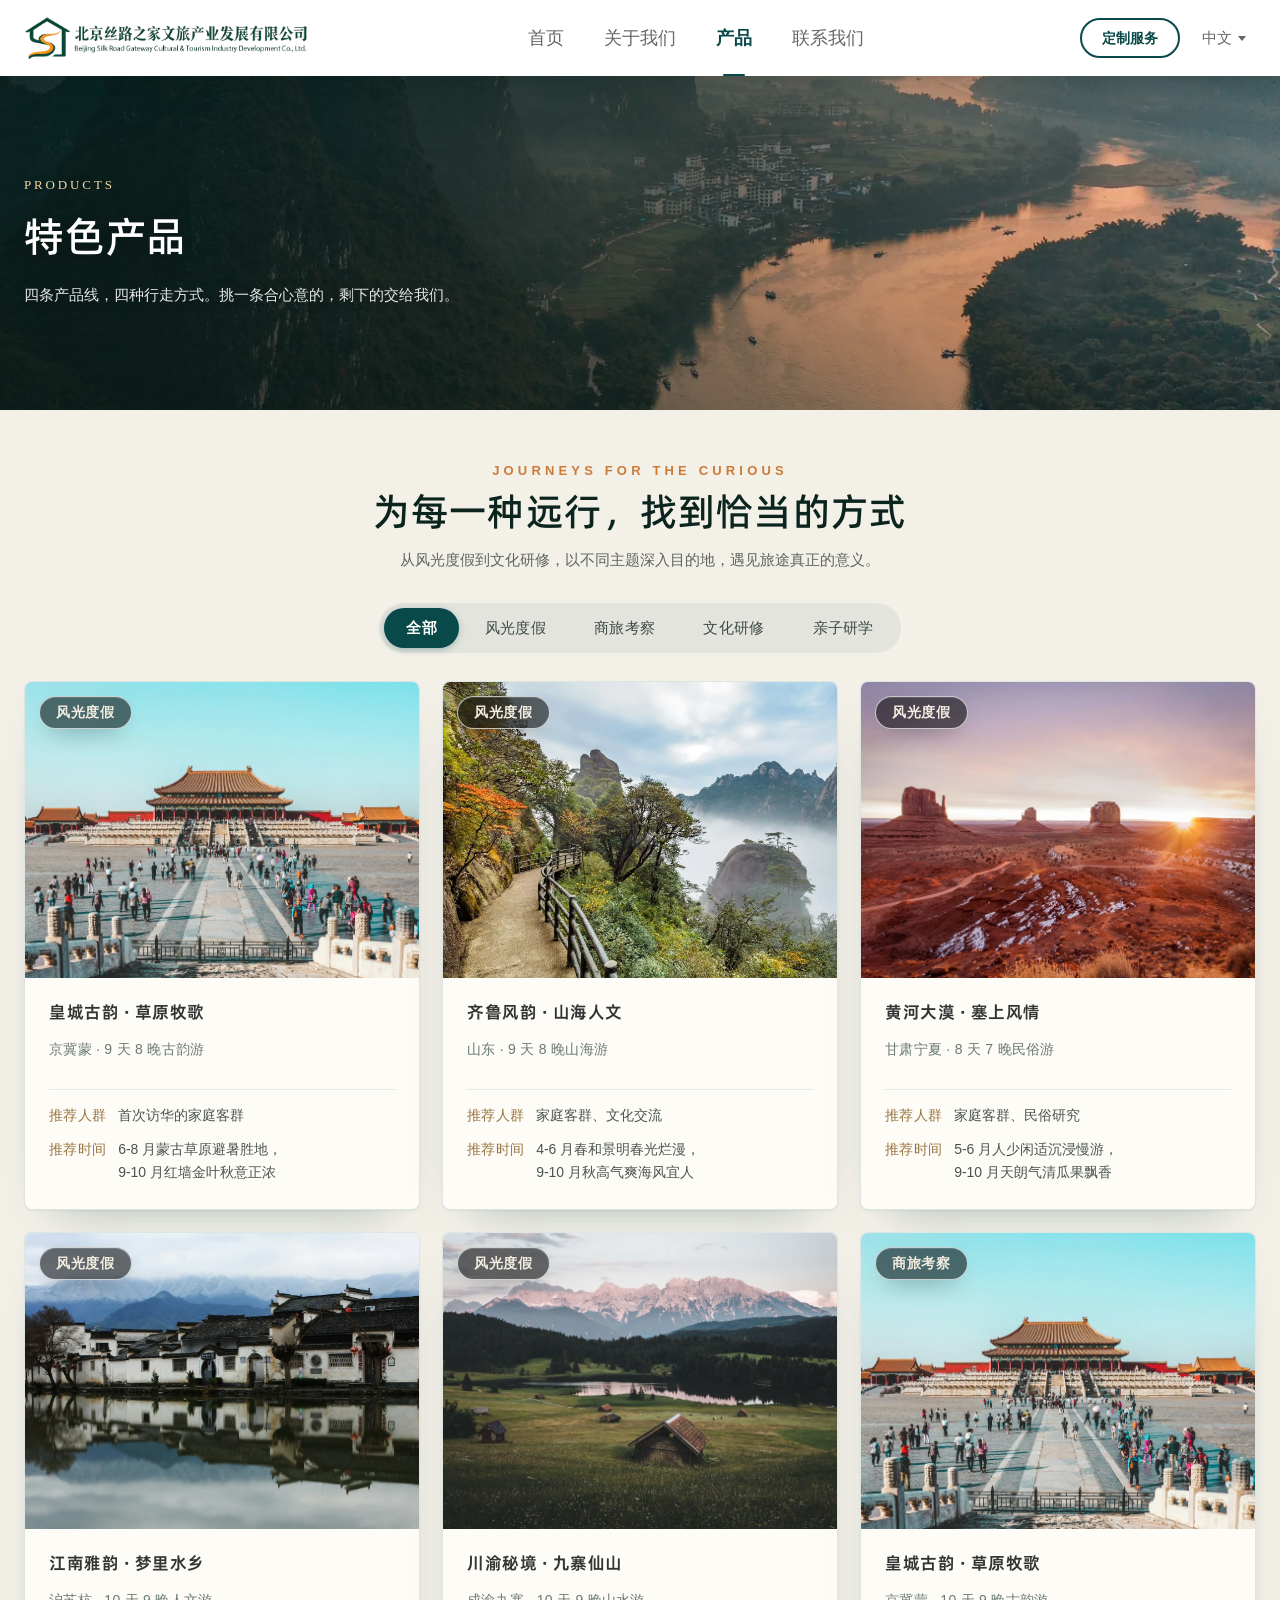
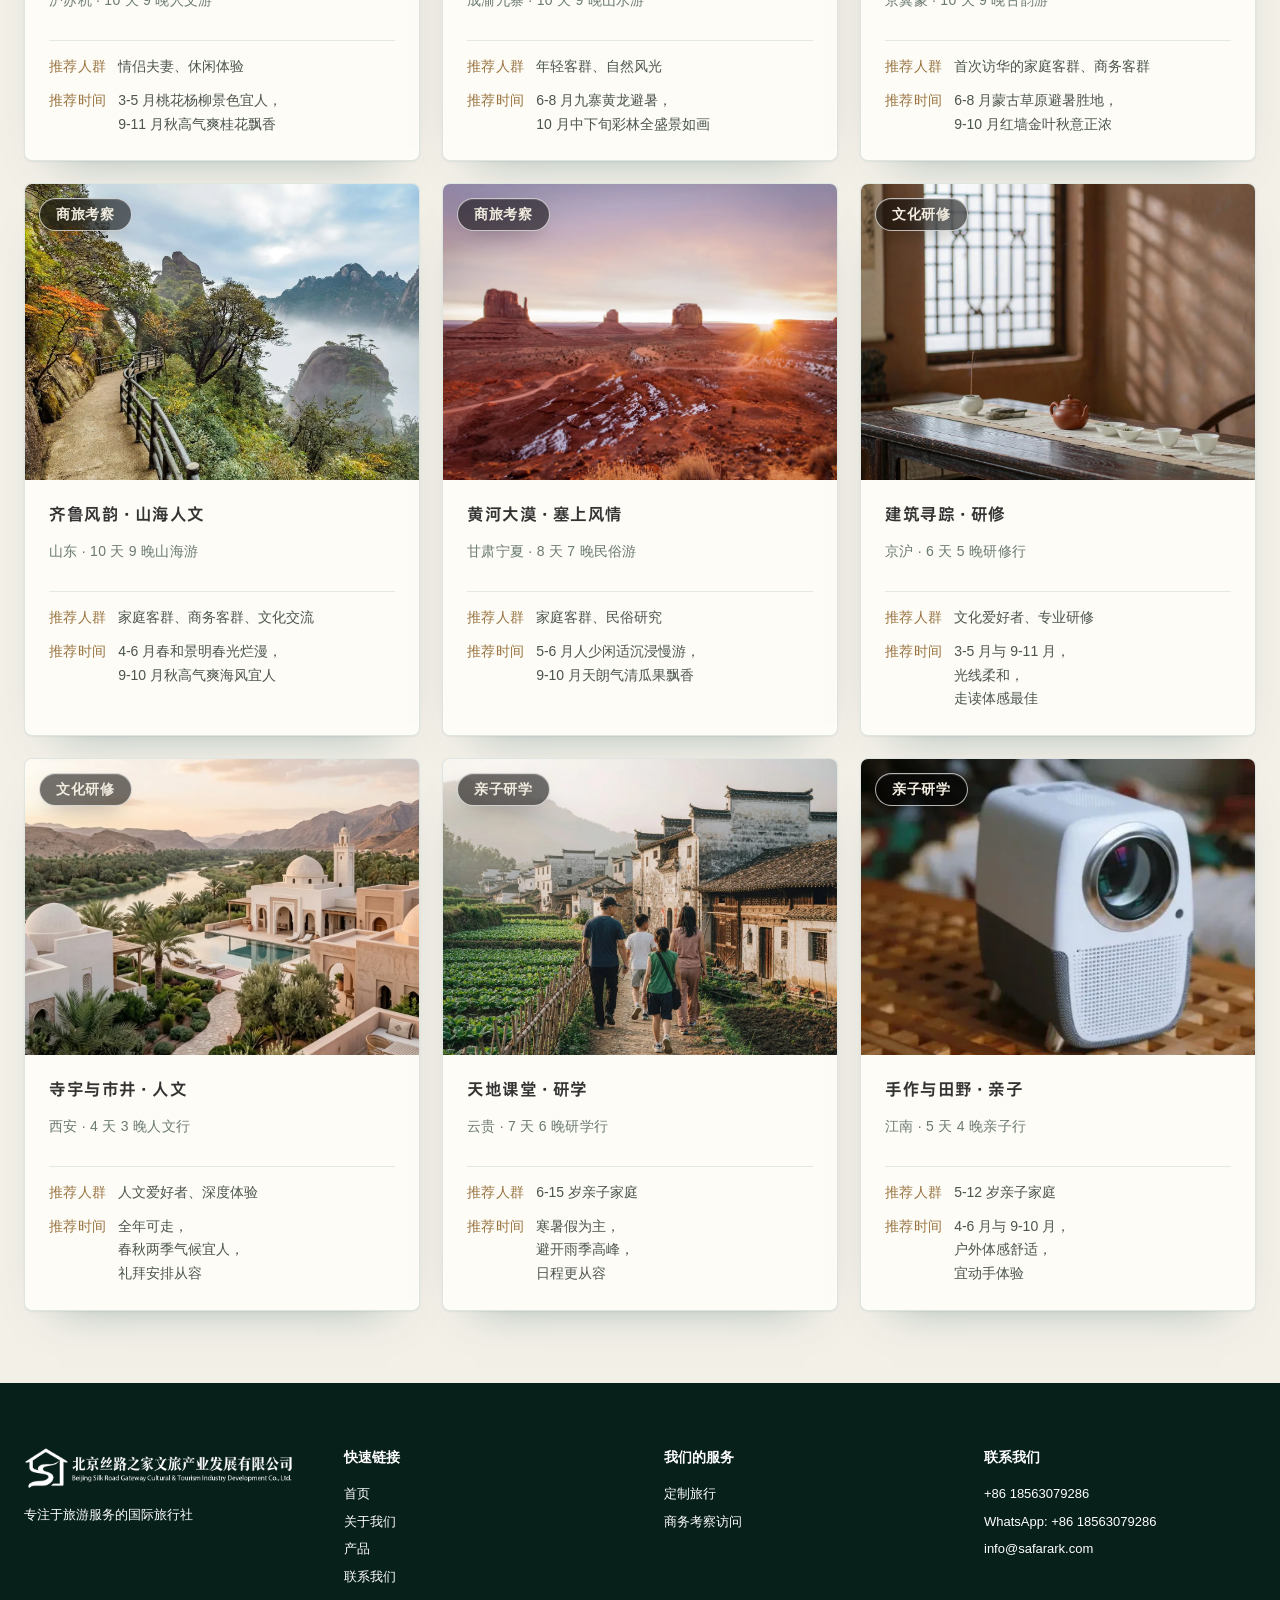
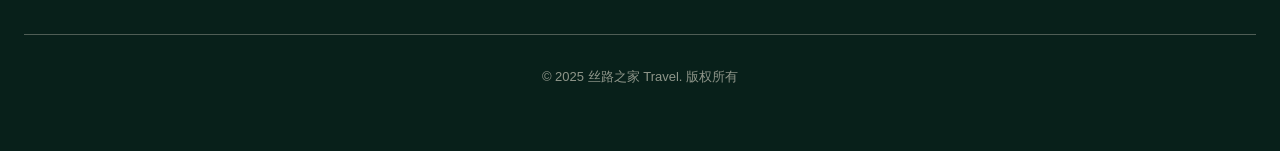
<file: product.html>
<!DOCTYPE html>
<html lang="zh-CN">
<head>
<meta charset="UTF-8">
<script>
/* 首绘前同步语言：会话内记忆为英文时先给 <html> 打标记并暂隐正文，
   等页面底部脚本套用完英文文案后再显示，消除「先画中文再闪变英文」 */
try{
  if(sessionStorage.getItem('siteLang') === 'en'){
    var st = document.createElement('style');
    st.textContent = 'html[data-lang-en]:not([data-lang-ready]) body{visibility:hidden!important}';
    document.head.appendChild(st);
    document.documentElement.setAttribute('data-lang-en','');
  }
}catch(e){}
</script>
<meta name="viewport" content="width=device-width, initial-scale=1">
<title>产品中心 · 丝路之家</title>
<link rel="stylesheet" href="./site-source/css/entry.89d5752e.css">
<link rel="stylesheet" href="./site-source/css/index.449605d2.css">
<style>
/* ══ 阿里巴巴普惠体 3.0（自托管 woff2，仅标题字族）：65-Medium→500/600，85-Bold→700 ══ */
@font-face{
  font-family:'Alibaba PuHuiTi 3.0';
  src:url('./site-source/fonts/AlibabaPuHuiTi-3-65-Medium.woff2') format('woff2');
  font-weight:500 600; font-display:swap;
}
@font-face{
  font-family:'Alibaba PuHuiTi 3.0';
  src:url('./site-source/fonts/AlibabaPuHuiTi-3-85-Bold.woff2') format('woff2');
  font-weight:700; font-display:swap;
}
/* 模块标题统一规范（对齐「品牌简介」参考样式）：联系区大标题加橙色短线 */
.ct-title::before{
  content:''; display:block; width:44px; height:2px; border-radius:2px;
  background:#CD7A36; margin-bottom:14px;
}
/* ══════════════════════════════════════════════════════════
   线上缺失的 Tailwind 类（entry.89d5752e.css 中 emerald / amber /
   prose / from-black 出现次数均为 0，说明构建时未生成）
   默认关闭 = 还原线上真实渲染；开启 = 还原设计意图
   ══════════════════════════════════════════════════════════ */

/* ══════════════════════════════════════════════════════════
   导航配色：纯白 #FFFFFF 底 + #666 常规字重（未触发）+ #094949 600（选中）
   对比度（底 #FFFFFF，相对亮度 1.0000）：
     未触发文字 #666       5.36:1 ✅ AA
     触发/选中/下划线 #094949  9.51:1 ✅（与未触发拉开 1.77:1 明度差）
     logo #CD7A36（大字号，门槛 3:1） 3.05:1 ⚠️ 仅够大字
   ══════════════════════════════════════════════════════════ */
.bg-nav-light{background-color:#FFFFFF}
/* 导航只用投影分层，不再描边：底部线条全部去掉，靠柔和投影浮起 */
#siteHeader{
  border-bottom:0 !important;
  box-shadow:0 6px 22px -8px rgba(8,32,26,.22);
}
#siteHeader.is-solid{box-shadow:0 10px 30px -10px rgba(8,32,26,.30)}

/* 导航项：未触发=常规字重 + 中灰；选中态才加粗上墨绿
   #666 在 #FFFFFF 上 5.74:1（AA 正文达标），与选中 #094949（10.19:1）拉开两级明度 */
.nav-link{
  position:relative; display:inline-flex; align-items:center;
  min-height:44px;                 /* WCAG 触控目标 ≥44px */
  padding:0 4px;
  font-size:1.125rem; font-weight:400; line-height:1.5;
  color:#666; text-decoration:none; white-space:nowrap;
  transition:color .22s ease;
}
.nav-link::after{                  /* 下划线：居中短横线，仅选中态显示 */
  content:''; position:absolute;
  left:50%; width:22px; margin-left:-11px;
  bottom:calc(-1 * var(--nav-bottom-gap, 16px));  /* 贴齐导航条背景底边 */
  height:2px; border-radius:2px; background:#094949;
  transform:scaleX(0); transform-origin:center center;
  transition:transform .26s cubic-bezier(.4,0,.2,1);
}
.nav-link:hover,.nav-link:focus-visible{color:#094949}
.nav-link.is-active{color:#094949; font-weight:600}
.nav-link.is-active::after{transform:scaleX(1)}
.nav-link:focus-visible{outline:2px solid #094949; outline-offset:4px; border-radius:3px}

/* 定制服务按钮：#094949 描边/文字，全尺寸显示 */
.tailor-btn{
  display:inline-flex; align-items:center; justify-content:center;
  min-height:40px; padding:8px 20px;
  border:2px solid #094949; border-radius:9999px;
  font-size:.875rem; font-weight:600; line-height:1.2;
  color:#094949; text-decoration:none; white-space:nowrap;
  background:transparent;
  transition:background-color .2s ease, color .2s ease, border-color .2s ease;
}
/* 两个 CTA 按钮触发态统一：主色 #094949 提亮版 #094949 + 白字（对比度实测） */
.tailor-btn:hover{background:#094949; color:#fff; transform:translateY(-1px)}
.tailor-btn:focus-visible{outline:2px solid #094949; outline-offset:3px}

/* 小屏汉堡入口（md 以下 nav 整块隐藏，原本无替代入口） */
.hamburger{
  display:none; width:44px; height:44px; flex:none;
  align-items:center; justify-content:center; flex-direction:column; gap:5px;
  padding:0; border:0; border-radius:8px; background:transparent; cursor:pointer;
}
.hamburger span{display:block; width:22px; height:2px; border-radius:2px; background:#666; transition:transform .26s ease, opacity .2s ease}
.hamburger[aria-expanded="true"] span:nth-child(1){transform:translateY(7px) rotate(45deg)}
.hamburger[aria-expanded="true"] span:nth-child(2){opacity:0}
.hamburger[aria-expanded="true"] span:nth-child(3){transform:translateY(-7px) rotate(-45deg)}
.hamburger:focus-visible{outline:2px solid #094949; outline-offset:2px}

/* 需求①：小屏用「整体缩放」保住按钮，而不是隐藏它 */
@media (max-width:767px){
  .hamburger{display:flex}
  .tailor-btn{display:none}
}
/* ── 品牌 Logo：图片版（179×64 透明 PNG，宽高比 2.8:1）──
   显示高 44px（与原文字 logo 视觉量级一致），≤520px 缩到 34px 防挤压 */
.logo-link{display:inline-flex; align-items:center; flex:none}
.logo-img{height:44px; width:auto; display:block}
/* 全部文字/线条均不加投影（需求） */
header .nav-link, header .lang-btn,
header .logo-img, header .tailor-btn{ text-shadow:none }
.hamburger span{box-shadow:none}

@media (max-width:520px){
  header > div{padding-left:12px !important; padding-right:12px !important; gap:8px !important}
  .tailor-btn{display:none}                      /* 小屏页头放不下：手机菜单里已有「定制服务」入口 */
  .logo-img{height:34px !important}              /* 44px → 34px，腾出横向空间 */
  .lang-switch,.hamburger{flex:none}
  .tailor-btn{padding:6px 12px; font-size:.75rem; min-height:36px; letter-spacing:0}
  .lang-btn{padding:6px 4px; font-size:.875rem}
  .lang-menu{min-width:104px}
  .hamburger{width:40px; height:40px}
  .hamburger span{width:20px}
}
/* ≤380px（360px 安卓主流宽）：再压 logo 与间距，保证汉堡按钮完整可见不溢出 */
@media (max-width:380px){
  header > div{gap:6px !important}
  .logo-img{height:28px !important}
  .lang-btn{padding:5px 2px}
}

/* ── 页脚背景：#08201A（墨绿黑，与品牌青绿 #094949 同源） ──
   原 Tailwind .bg-gray-900 不再引用，改自定义类避免误伤其它深灰块
   白字对比度 15.6:1 ｜ amber-400 标题 8.9:1 ｜ 链接 hover emerald-400 7.2:1
   ────────────────────────────────────────────────────────── */
.bg-footer{background-color:#08201A}

/* 页脚分隔线：#F1ECDF @30%；版权文字 #FDF5E5（覆盖 Tailwind border-white/10 与继承 text-white） */
/* 版权文字：#FDF5E5 @55%（实色太抢眼，压到半透明弱化）；
   合成色在 #08201A 上实测 5.47:1，仍过 AA（45% 只有 4.15:1，不达标，故取 55%） */
.footer-copyright{border-top-color:rgba(241,236,223,.3) !important; color:rgba(253,245,229,.55) !important}
.footer-copyright *{color:rgba(253,245,229,.55) !important}
/* 页脚 logo：白色版 179×74（深底专用），显示高 56px（宽按 2.42:1 自动跟随） */
.footer-logo{height:auto; width:auto; max-height:56px; max-width:100%; display:block}

/* ── 语言切换：无框文字按钮 + 向下弹出的自定义菜单 ──
   替代原生 <select>：原生 option 列表由系统绘制，位置不可控且会盖住选择区 */
.lang-switch{position:relative; flex:none}
.lang-btn{
  display:inline-flex; align-items:center; gap:6px;
  min-height:44px; padding:6px 10px;
  background:none; border:0; cursor:pointer;
  font-size:.9375rem; font-weight:400; color:#666;
  font-family:inherit;
  transition:color .2s ease;
}
.lang-btn:hover,.lang-btn[aria-expanded="true"]{color:#094949}
.lang-btn:focus-visible{outline:2px solid #094949; outline-offset:2px; border-radius:4px}
.lang-caret{
  width:0; height:0; flex:none;
  border-left:4px solid transparent; border-right:4px solid transparent;
  border-top:5px solid currentColor;
  transition:transform .2s ease;
}
.lang-btn[aria-expanded="true"] .lang-caret{transform:rotate(180deg)}
/* 菜单向下展开：top:100% 定在按钮下方，不遮挡按钮本身 */
.lang-menu{
  position:absolute; top:100%; right:0; z-index:60;
  margin-top:6px; min-width:120px; padding:6px;
  background:#FFFFFF; border:0; border-radius:12px;
  box-shadow:0 16px 32px -12px rgba(8,32,26,.32);
  list-style:none;
}
.lang-menu[hidden]{display:none}
.lang-opt{
  display:flex; align-items:center; width:100%; min-height:40px;
  padding:0 10px; border:0; border-radius:6px; background:none;
  font-size:.9375rem; font-family:inherit; color:#333; text-align:left;
  cursor:pointer; transition:background-color .15s ease, color .15s ease;
}
.lang-opt:hover{background:rgba(9,73,73,.08); color:#094949}
.lang-opt:focus-visible{outline:2px solid #094949; outline-offset:-2px}
.lang-opt[aria-selected="true"]{color:#094949; font-weight:600}
.lang-opt[aria-selected="true"]::after{content:'✓'; margin-left:auto; font-size:.8125rem}

/* 小屏下拉菜单（打包 CSS 缺 .md\:hidden，补一道断点保险） */
.mobile-menu{
  padding:8px 24px 20px; border-top:0;
  background-color:#FFFFFF;
  box-shadow:0 14px 26px -14px rgba(8,32,26,.28);
}
@media (min-width:768px){
  .mobile-menu{display:none !important}
  /* 打包 CSS 里 col-span-2 只出现在非 md 的作用域，这里自补 md 断点，保证字段能横跨两列 */
  .md\:col-span-2{grid-column:span 2 / span 2}
}
.mobile-menu[hidden]{display:none}
.nav-link-m{
  display:block; padding:14px 4px; min-height:48px;
  font-size:1.0625rem; font-weight:400; color:#666; text-decoration:none;
  border-bottom:1px solid rgba(8,32,26,.10);
  transition:color .2s ease;
}
.nav-link-m:last-child{border-bottom:0}
.nav-link-m:hover,.nav-link-m.is-active{color:#094949}
.nav-link-m.is-active{font-weight:600}

/* ══════════════════════════════════════════════════════════
   响应式布局：破除线上 PC 站的 1200px 锁定
   线上 body{min-width:1200px}，移动端必然横向溢出，
   这是原站「只服务桌面」的产物，响应式必须先解掉它
   ══════════════════════════════════════════════════════════ */
html,body{min-width:0 !important; overflow-x:hidden}

/* ══ 首屏视频文案：五级层次，字号全部 clamp 流式缩放 ══
   白字压在视频上，靠 1px 级轻微暗描边兜底（视频亮帧时仍可读），
   不依赖大范围投影，保持画面干净 */
.banner-copy{max-width:56rem; margin:0 auto}
.bc-en{
  margin:0 0 clamp(14px,2vw,22px);
  font-size:clamp(.75rem,1.8vw,1.125rem); font-weight:500;
  letter-spacing:.18em; margin-right:-.18em;   /* 负边距抵消尾字距，保证真正居中 */
  color:#fff;
}
.bc-main{
  margin:0 0 clamp(12px,1.8vw,20px);
  font-size:clamp(1.5625rem,5.2vw,3.75rem); font-weight:700; line-height:1.28;
  letter-spacing:.02em; color:#fff;
}
.bc-sub{
  margin:0;
  font-size:clamp(.9375rem,2.1vw,1.375rem); line-height:1.9;
  color:rgba(255,255,255,.95);
}
.bc-tag{
  margin:clamp(20px,3vw,34px) 0 0;
  font-size:clamp(.9375rem,2vw,1.25rem); font-weight:500;
  letter-spacing:.28em; margin-right:-.28em;
  color:rgba(255,255,255,.92);
}
.bc-en,.bc-main,.bc-sub,.bc-tag{ text-shadow:0 1px 10px rgba(0,0,0,.45) }

/* 主色实底按钮：与「了解我们」按钮（.adv-more--solid）同款
   #094949 底 + 1.5px 同色描边 + 白字，圆角 8px；白字对比度 10.19:1（AAA） */
.bc-cta{
  display:inline-flex; align-items:center; justify-content:center;
  margin-top:clamp(22px,3vw,36px);
  min-height:52px; padding:14px 40px;
  background:#094949; color:#FFFFFF; border:1.5px solid #094949; border-radius:8px;
  font-size:clamp(.9375rem,1.6vw,1.125rem); font-weight:600; letter-spacing:.12em;
  margin-right:-.12em; text-decoration:none;
  box-shadow:0 6px 18px -10px rgba(9,73,73,.5);
  transition:background-color .22s ease, border-color .22s ease, transform .22s ease,
             box-shadow .22s ease, padding .26s cubic-bezier(.22,.61,.36,1);
}
/* hover 时左右内边距等量回缩，抵消箭头展开的宽度 —— 按钮宽度恒定不跳动，只做"呼吸"
   底色提亮为 #0E6F6F（与 .adv-more--solid 的触发态一致） */
.bc-cta:hover{
  background:#0E6F6F; border-color:#0E6F6F; color:#FFFFFF; transform:translateY(-2px);
  padding-left:24px; padding-right:24px;
  box-shadow:0 14px 30px -8px rgba(14,111,111,.55);
}
.bc-cta:focus-visible{outline:2px solid #fff; outline-offset:3px}

/* ══ 按钮 hover 微交互：箭头淡入右滑 + 落地阴影 ══
   箭头用内联 SVG（不依赖字体字形，中英文 rendering 一致）；
   宽度 0 → 1.05em 平滑展开，避免占位导致默认态左右不对称 */
.bc-cta, .adv-more{position:relative}
.bc-cta::after, .adv-more::after{
  content:''; display:inline-block; flex:none;
  width:0; height:1.05em; margin-left:0; opacity:0;
  vertical-align:middle; letter-spacing:0; transform:translateX(-6px);
  background:no-repeat center/1.05em 1.05em
    url("data:image/svg+xml,%3Csvg xmlns='http://www.w3.org/2000/svg' viewBox='0 0 24 24' fill='none' stroke='%23ffffff' stroke-width='2.4' stroke-linecap='round' stroke-linejoin='round'%3E%3Cpath d='M4 12h15'/%3E%3Cpath d='M13 5.5 19.5 12 13 18.5'/%3E%3C/svg%3E");
  transition:width .26s cubic-bezier(.22,.61,.36,1), margin-left .26s cubic-bezier(.22,.61,.36,1),
             opacity .22s ease, transform .26s cubic-bezier(.22,.61,.36,1);
}
.bc-cta:hover::after, .adv-more:hover::after{
  width:1.05em; margin-left:.75em; opacity:1; transform:translateX(0);
}
@media (max-width:640px){
  .bc-cta{min-height:48px; padding:12px 30px; width:auto}
  .bc-cta:hover{padding-left:14px; padding-right:14px}
  .bc-main{font-size:1.5rem; letter-spacing:0}   /* 375px 下 13 字单行放下，避免孤字折行 */
}
/* services 的 h2 已改为小标签样式（.adv-eyebrow），about 的 h2 与优势区同构（.about-title），均不参与区块大标题缩放 */
/* contact 的标题已改为「小标签 + 金色短线」的 eyebrow 写法，不参与区块大标题缩放 */
#products h2:not(.adv-eyebrow){
  font-size:clamp(1.5rem, 4.2vw, 2.25rem)
}
/* 产品区标题沿用 .adv-eyebrow（与优势区同款），居中时用负边距抵消尾字距，保证真正居中 */
#products .adv-eyebrow-en{margin-right:-.2em}

/* ══ 特色产品：四条「左图 + 右文」编辑式横匾 ══
   参考稿语言：暖白纸卡 + 图角墨绿双语小签 + 宋体大标 + 茶金描边胶囊标签 + 墨绿实心按钮。
   三色沿用全站：纸卡 #F9F7F1 / 墨绿 #1F4438-#094949 / 茶金 #B08A4F。 */
#products{
  /* 雾绿底 #E4E7DE（相对亮度 .789）：比上一版 #F6F9F5（.939）压暗约 16%。
     关键收益——纸白卡 #F9F7F1（.930）与底的亮度比从 1.009 提到 1.168，
     横匾的边界终于由明度撑住，不再只靠「冷绿 vs 暖白」的色温差硬分；
     同时与优势区/关于区的 #F9F7F1 形成真实的明暗交替（此前 .939 与 .930 肉眼几乎无差）。
     色值沿用文件里已有的 .feat-media 占位色，不引入新色。 */
  background-color:#E4E7DE;
  /* 暗一档的带子夹在两段米白之间，读感像"凹进去"：上缘收暗影、下缘留高光 */
  box-shadow:inset 0 2px 3px -2px rgba(9,73,73,.10), inset 0 -1px 0 rgba(255,255,255,.42);
}
.feat-list{display:grid; gap:28px}
.feat-row{
  display:grid; grid-template-columns:minmax(0,1fr);
  /* 卡片纸白 #F9F7F1（.930）对雾绿底 #E4E7DE（.789）亮度比 1.168，明度已能定边界；
     描边从 .12 收回 .10 —— 只作定形，不让线抢过卡片本身的明暗关系 */
  background:#F9F7F1;
  border:1px solid rgba(9,73,73,.10);
  border-radius:8px; overflow:hidden;
  box-shadow:0 1px 2px rgba(9,73,73,.06), 0 22px 46px -34px rgba(9,73,73,.50);
  transition:box-shadow .3s ease, transform .3s ease;
}
.feat-row:hover{
  box-shadow:0 2px 4px rgba(9,73,73,.06), 0 28px 54px -34px rgba(9,73,73,.55);
  transform:translateY(-2px);
}
@media (min-width:1024px){
  .feat-row{grid-template-columns:minmax(0,45%) minmax(0,55%); min-height:340px}
  /* 第 2、4 条左右互换（左文右图）：仅换视觉次序，DOM 仍图在前，
     <1024 堆叠时保持「图在上」的统一节奏 */
  .feat-row.is-rev{grid-template-columns:minmax(0,55%) minmax(0,45%)}
  .feat-row.is-rev .feat-media{order:2}
  .feat-row.is-rev .feat-body{order:1}
}
.feat-media{position:relative; margin:0; min-width:0; overflow:hidden; background:#E4E7DE}
.feat-media img{
  display:block; width:100%; max-width:100%; height:100%; object-fit:cover;
  aspect-ratio:4 / 3;
  transition:transform .8s cubic-bezier(.22,.61,.36,1);
}
@media (min-width:1024px){ .feat-media img{aspect-ratio:auto} }
.feat-row:hover .feat-media img{transform:scale(1.03)}
/* 图角双语小签：深色玻璃片 —— 半透墨绿 + 背景模糊（已按需求去掉白描边，底压到 .84）
   注：本页无 .feat-chip 元素（从首页继承的死代码），此处仅与首页保持同值 */
.feat-chip{
  position:absolute; top:18px; left:18px;
  display:inline-flex; align-items:baseline; gap:11px;
  padding:9px 19px 10px; border-radius:999px;
  background:rgba(0,0,0,.55);
  -webkit-backdrop-filter:blur(16px) saturate(1.15);
  backdrop-filter:blur(16px) saturate(1.15);
  border:1px solid rgba(255,255,255,.7);
  color:#F1ECDF;
  font-size:.875rem; font-weight:600; letter-spacing:.05em; line-height:1;
  box-shadow:0 10px 24px -12px rgba(0,0,0,.55), inset 0 1px 0 rgba(255,255,255,.14);
}
.feat-body{
  padding:40px 44px 42px;
  display:flex; flex-direction:column; align-items:flex-start; justify-content:center;
  gap:18px;
}
@media (max-width:1023px){ .feat-body{padding:26px 24px 30px; gap:14px} }
/* 产品条目标题（行于山水 / 行商阅山 …）：与全站模块标题同语言，统一走普惠体 700 */
.feat-title{
  margin:0; font-family:'Alibaba PuHuiTi 3.0','PingFang SC','Microsoft YaHei','Hiragino Sans GB',Arial,sans-serif;
  font-size:clamp(1.375rem,2.1vw,1.75rem); font-weight:700;
  letter-spacing:.06em; line-height:1.5; color:#333;
}
.feat-desc{
  margin:0; font-size:.9375rem; line-height:2; color:#4C544E; max-width:40em;
}
.feat-tags{
  display:flex; flex-wrap:wrap; gap:10px; margin:2px 0 0; padding:0; list-style:none;
}
.feat-tags li{
  padding:6px 15px 7px; border-radius:999px;
  border:1px solid rgba(176,138,79,.42); background:#FDF8ED;
  font-size:.8125rem; line-height:1.4; color:#9A7440; letter-spacing:.02em;
}
/* 与「提交需求」完全同色：主色 #094949 实底，hover 提亮 #0E6F6F + 上浮 + 落影 */
.feat-cta{
  margin-top:12px; display:inline-flex; align-items:center; justify-content:center;
  min-height:46px; padding:0 26px; border-radius:5px;
  background:#094949; border:1.5px solid #094949; color:#FFFFFF; text-decoration:none;
  font-size:.9375rem; letter-spacing:.04em; cursor:pointer;
  box-shadow:0 6px 18px -10px rgba(9,73,73,.5);
  transition:background-color .22s ease, border-color .22s ease, color .22s ease,
             box-shadow .22s ease, transform .22s ease;
}
.feat-cta:hover{
  background:#0E6F6F; border-color:#0E6F6F; color:#FFFFFF;
  transform:translateY(-2px); box-shadow:0 14px 30px -8px rgba(14,111,111,.55);
}
.feat-cta:active{transform:translateY(0)}
.feat-cta:focus-visible{outline:2px solid #7E5812; outline-offset:3px}
/* 「查看全部产品」：与卡片内 CTA 同为矩形（5px 圆角、46px 高），
   只靠描边/实心区分主次 —— 次层级按钮，hover 反白 */
.feat-all{
  display:inline-flex; align-items:center; justify-content:center;
  min-height:46px; padding:0 30px; border-radius:5px;
  border:1.5px solid #094949; background:#FDFCF7; color:#094949;
  text-decoration:none; font-size:.9375rem; letter-spacing:.03em;
  transition:background .25s ease, color .25s ease;
}
.feat-all:hover{background:#094949; color:#FDF5E5}

/* ══ 动效系统 ══
   ① 滚动入场 reveal：进入视口时淡入上浮，同组错峰 80ms（最多 6 档）
   ② 首屏文案入场：加载即逐行浮起（CTA 只淡入，避免 animation fill 覆盖 hover 位移）
   ③ 视差：首屏文案随滚动淡出上移；优势区背景图反向缓移
   全部在 prefers-reduced-motion 下自动关闭 */
/* 手感调优：位移 22px、时长 .6s —— 幅度够看见、又不会拖沓。
   触发点在 setupReveal：元素露出约 15% 且进入视口 88% 区域才播，
   让"滚到眼前 → 淡入上浮"这个过程真的发生在用户视野里，而不是露头就播完了。
   去掉 will-change —— 动效只播一次，长期挂图层提升反而吃内存 */
.reveal{
  opacity:0; transform:translateY(22px);
  transition:opacity .6s cubic-bezier(.22,.61,.36,1), transform .6s cubic-bezier(.22,.61,.36,1);
  transition-delay:var(--rd,0ms);
}
.reveal.in{opacity:1; transform:none}

.banner-copy > *:not(.bc-cta){animation:bcIn .9s cubic-bezier(.22,.61,.36,1) both}
.bc-cta{animation:bcFade .9s cubic-bezier(.22,.61,.36,1) both}
.banner-copy > *:nth-child(1){animation-delay:.08s}
.banner-copy > *:nth-child(2){animation-delay:.20s}
.banner-copy > *:nth-child(3){animation-delay:.32s}
.banner-copy > *:nth-child(4){animation-delay:.44s}
.banner-copy > *:nth-child(5){animation-delay:.56s}
.banner-copy > *:nth-child(6){animation-delay:.68s}
@keyframes bcIn  {from{opacity:0; transform:translateY(26px)} to{opacity:1; transform:none}}
@keyframes bcFade{from{opacity:0} to{opacity:1}}

#heroCopy{will-change:opacity,transform}

/* 锚点跳转时留出 fixed header 的高度 */
#services,#about,#contact,#products{scroll-margin-top:88px}

/* ══ 我们的优势：纸白底 + 沙漠驼队线稿背景 —— 左标题栏 + 米白/墨绿双卡 ══
   三色即全部：卡米白 #F0EBDF / 卡主色绿 #094949 / 编号棕金 #B08A4F
   间距统一 48px 栅格：区块与 banner 之间、列间距均为 48px */
#services{
  background-color:#F9F7F1;
  /* 背景铺满一屏；用 min-height 而非 height —— 小屏内容超出时不会被裁切 */
  min-height:100vh; min-height:100svh;
  display:flex; align-items:center; justify-content:center;
  /* 上下各 48px 由区块自己承担；容器不再垫底部内边距 —— 这样 flex 居中才是视觉真居中 */
  padding-bottom:48px;
}
/* 插画层：挂在内容容器里（容器的底边＝卡片底边），
   用 top:100% 把画顶对齐卡片底边，再 translateY(负值) 把沙丘脊线上提到同一水平线 ——
   百分比位移算的是自身高度，所以换视口不用重算。
   left 用 min(0, 40rem - 50vw) 反而把容器居中留出的空白抵掉，保持贴着区块左边缘。 */
#parallaxBg{
  position:absolute; top:100%; left:min(0px, calc(40rem - 50vw));
  width:min(1180px, 78vw); aspect-ratio:1921 / 874;
  /* 画面最上沿（远山轮廓）落在图高的 58.5% 处，所以 -58.5% 就是"轮廓压在卡片底边线上" */
  transform:translateY(-58.5%);
  background:url('./site-source/images/advantage-desert-dunes.webp') center / 100% 100% no-repeat;
  /* 新图本身偏灰、彩度低，.5 几乎看不见，故提到 .8；素材里已烘进右/底缘渐隐 */
  opacity:.8;
  pointer-events:none; z-index:0;
}
/* 内容压在插画层之上（插画层 z-index:0 且绝对定位，会盖住普通流内文字） */
#services > .max-w-7xl{position:relative; z-index:1}
.adv-layout{position:relative; z-index:1}
/* 窄屏双卡竖排：卡片把画的上半截全盖住，只在区块最后 48px 露一条沙带 ——
   沿用同一个顶点对齐，露出来的正好是驼队所在的沙面 */
@media (max-width:1023px){
  #parallaxBg{width:min(100vw,560px)}
}
#services > div{width:100%}
.adv-rule{width:44px; height:2px; margin:0 auto 18px; background:#CD7A36; border-radius:2px}
.adv-rule--left{margin:0 0 18px 0}
.adv-layout{display:grid; gap:48px; grid-template-columns:1fr}
@media (min-width:1024px){
  /* 左栏 ↔ 右区 48px；右区内部两卡再按 24px 分（见 .adv-grid-wrap） */
  .adv-layout{grid-template-columns:.95fr 2fr; gap:48px; align-items:stretch}
}
/* 左栏是 stretch 到卡高的，内容原本顶在上沿、下方空掉一大截。
   改成在卡高范围内垂直居中：标题组的视觉重心正对卡片中心，与右侧双卡形成平衡 */
.adv-intro{display:flex; flex-direction:column; justify-content:center}
/* 左栏：标题中英文 —— 不套微软雅黑，保持独立气质 */
.adv-eyebrow{
  font-size:clamp(1.375rem,4.6vw,1.875rem); font-weight:700; color:#22302C;
  margin:0; line-height:1.3; letter-spacing:.01em;
}
.adv-eyebrow-en{
  font-family:Georgia,'Times New Roman',serif; font-size:clamp(1rem,3.2vw,1.375rem);
  letter-spacing:.2em; color:#CD7A36; margin:10px 0 0; text-transform:uppercase; line-height:1.3;
}
/* 除标题中英文外，本板块其余文字统一微软雅黑（跨平台回退链保底） */
#services .adv-lead, #services .adv-more, #services .adv-card-title,
#services .adv-item-no, #services .adv-item-title, #services .adv-item-desc{
  font-family:"Microsoft YaHei","微软雅黑","PingFang SC","Hiragino Sans GB","Helvetica Neue",Arial,sans-serif;
}
.adv-lead{
  font-size:16px; line-height:1.85; color:#2B2B2B;
  margin:28px 0 0; max-width:24em;
}
.adv-lead + .adv-lead{margin-top:12px}
.adv-more{
  display:inline-flex; align-items:center; justify-content:center;
  margin-top:36px; padding:12px 34px;
  border:1.5px solid #094949; border-radius:8px; background:transparent;
  font-size:16px; font-weight:600; color:#094949; text-decoration:none;
  transition:background-color .22s ease, border-color .22s ease, color .22s ease,
             transform .22s ease, box-shadow .22s ease;
}
.adv-more:hover{
  background:#094949; border-color:#094949; color:#FDF5E5;
  transform:translateY(-2px); box-shadow:0 12px 26px -8px rgba(9,73,73,.55);
}
/* 双卡：米白 / 墨绿；内部两卡间距 24px（与左栏之间是父级的 48px） */
.adv-grid-wrap{display:grid; grid-template-columns:1fr; gap:24px}
@media (min-width:1024px){
  .adv-grid-wrap{grid-template-columns:1fr 1fr}
  /* 错落：第二张（墨绿「实力保障」）下沉 36px。
     用 margin-top 而不是 transform —— .reveal 也在用 transform，两者会互相覆盖。
     stretch 仍在，所以两张卡底边齐平、上沿差 36px，读感是阶梯而不是"两条等高矩形" */
  .adv-grid-wrap > .adv-card + .adv-card{margin-top:36px}
}
/* 卡面压在插画上，加一道短距投影把两张卡"托"起来 ——
   沙米卡 #F0EBDF 与沙丘底色接近，靠投影而不是靠颜色区分 */
.adv-card{
  padding:38px 30px 18px; display:flex; flex-direction:column; border-radius:8px; overflow:hidden;
  box-shadow:0 22px 46px -30px rgba(9,73,73,.42);
  transition:box-shadow .32s ease;
}
/* hover：加深投影（任何环境都生效，含 reduced-motion） */
.adv-card:hover{box-shadow:0 30px 58px -30px rgba(9,73,73,.50)}
/* 上浮只在有动效时加入。选择器带上 .reveal.in 是为了压过 .reveal 自身的 transform 优先级，
   顺带把卡片自己的过渡在这里重新声明（transform 走 .34s，比入场快一档，手感更利落） */
.adv-card.reveal.in{
  transition:opacity .72s cubic-bezier(.22,.61,.36,1),
             transform .34s cubic-bezier(.22,.61,.36,1),
             box-shadow .32s ease;
}
.adv-card.reveal.in:hover{transform:translateY(-4px)}
.adv-card--sand{background:#F0EBDF}
.adv-card--pine{background:#094949}
.adv-card-title{
  text-align:center;
  font-size:1.125rem; font-weight:700; letter-spacing:.05em;
  color:#22302C; margin:0 0 12px;
}
.adv-card--pine .adv-card-title{color:#FDF5E5}
.adv-list{list-style:none; margin:0; padding:0; flex:1}
.adv-item{
  display:grid; grid-template-columns:46px 1fr; gap:16px; align-items:center;
  padding:15px 0; border-bottom:1px solid rgba(43,43,43,.10);
}
.adv-card--pine .adv-item{border-bottom-color:rgba(255,255,255,.16)}
.adv-item:last-child{border-bottom:0}
.adv-icon{
  width:46px; height:46px; border-radius:50%; flex:none;
  display:flex; align-items:center; justify-content:center;
  background:#E3DDCD; color:#9C7A45;
  transition:background-color .28s ease, color .28s ease;
}
.adv-card--pine .adv-icon{background:rgba(255,255,255,.12); color:#E5CFA0}
.adv-icon svg{
  width:22px; height:22px;
  /* hover 的放大挂在 svg 上，不挂 .adv-icon —— 后者被入场动画的 fill:both 占着 transform，
     写在 .adv-icon 上会被动画静默覆盖（老坑：animation fill 优先级高于普通声明） */
  transition:transform .3s cubic-bezier(.22,.61,.36,1);
}
/* 逐条 hover：图标底色提亮、图形放大一点，给静态列表一个可探的反馈 */
.adv-card--sand .adv-item:hover .adv-icon{background:#D7CDAB; color:#8A6A33}
.adv-card--pine .adv-item:hover .adv-icon{background:rgba(255,255,255,.20); color:#F2E2BE}
.adv-item:hover .adv-icon svg{transform:scale(1.12)}

/* 卡内节奏：卡片本体已有 .reveal 的整块淡入，这里再叠一层内部递进 ——
   条目按序浮起、图标弹入，避免"整块一起亮"的呆板。--i 由 renderAdvantages() 写在 li 上 */
.adv-card.in .adv-item{
  animation:advItemIn .58s cubic-bezier(.22,.61,.36,1) both;
  animation-delay:calc(150ms + var(--i, 0) * 62ms);
}
@keyframes advItemIn{from{opacity:0; transform:translateY(10px)} to{opacity:1; transform:none}}
.adv-card.in .adv-icon{
  animation:advIconPop .5s cubic-bezier(.34,1.56,.64,1) both;
  animation-delay:calc(210ms + var(--i, 0) * 62ms);
}
@keyframes advIconPop{from{opacity:0; transform:scale(.55)} to{opacity:1; transform:scale(1)}}
.adv-item-no{display:block; font-size:.6875rem; font-weight:600; letter-spacing:.16em; color:#B08A4F}
.adv-card--pine .adv-item-no{color:#D9B87E}
.adv-item-title{display:block; font-size:16px; font-weight:700; color:#253230; margin-top:3px; line-height:1.5}
.adv-card--pine .adv-item-title{color:#FDF5E5}
.adv-item-desc{display:block; font-size:.8438rem; line-height:1.7; color:#8F8B80; margin-top:3px}
.adv-card--pine .adv-item-desc{color:rgba(253,245,229,.72)}
@media (max-width:520px){
  .adv-card{padding:30px 22px 12px}
  .adv-item{grid-template-columns:40px 1fr; gap:12px}
  .adv-icon{width:40px; height:40px}
}

/* ══ 关于丝路之家：左图右文（参考版式）——标题/按钮与优势区同构 ══ */
#about{
  background-color:#F9F7F1;
  /* 与优势区一致：背景铺满一屏（min-height 而非 height，小屏内容超高不会被裁切） */
  min-height:100vh; min-height:100svh;
  display:flex; align-items:center; justify-content:center;
  /* 上下各 48px 由区块自己承担，容器不垫内边距 —— flex 居中才是视觉真居中 */
  padding-bottom:48px;
}
#about > div{width:100%}
.about-layout{display:grid; gap:48px; grid-template-columns:1fr}
@media (min-width:1024px){
  .about-layout{grid-template-columns:1fr 1fr; gap:56px; align-items:center}
}
/* 左：图 + 左下角文案 + 右上印章 */
.about-media{position:relative; margin:0}
/* 裁切框：只包图，印章不进框 */
.about-media-frame{display:block; overflow:hidden; border-radius:6px}
.about-media img{
  display:block; width:100%; aspect-ratio:4/3.1; object-fit:cover; border-radius:6px;
  /* 缩放动效与产品卡图片同一套语言：0.8s 同一条缓动曲线 */
  transform:scale(1); transform-origin:54% 44%;
  transition:transform .8s cubic-bezier(.22,.61,.36,1);
  will-change:transform;
}
/* 触发缩放：鼠标悬停整块图（含印章与角标）时画面推近 1.06，
   溢出部分由 .about-media-frame 裁掉，边缘不会跑出圆角 */
.about-media:hover #aboutImg{transform:scale(1.06)}
/* 入场：图片不做"揭幕"（clip-path 由下往上刷开）了 ——
   揭幕会把图切成上下两截再拼回来，静态呈现时反而像是没加载完。
   现在图片直接随整列 .reveal 的上浮一起进场，节奏统一、没有二次加工 */
/* 图底暗渐变：保证左下角白色文字可读 */
.about-media::after{
  content:''; position:absolute; inset:0; border-radius:6px; pointer-events:none;
  background:linear-gradient(180deg, rgba(8,20,18,0) 52%, rgba(8,20,18,.60) 100%);
}
.about-media-cap{
  position:absolute; left:26px; bottom:22px; z-index:2;
  display:flex; flex-direction:column; gap:9px; color:#FFFFFF;
}
/* 图注：等图落位、印章盖完再浮起 —— 读感是"画面先立住，字再落上去"，
   避免字和图同时冒出来打架。延迟按 .reveal 上浮（.72s）的后段取 .52s（去掉揭幕后从 .78s 提前） */
#about .about-media.reveal.in .about-media-cap{
  animation:capIn .55s cubic-bezier(.22,.61,.36,1) both;
  animation-delay:.52s;
}
@keyframes capIn{
  from{opacity:0; transform:translateY(12px)} to{opacity:1; transform:none}
}
.about-media-en{font-size:11px; font-weight:500; letter-spacing:.42em; opacity:.85}
.about-media-cap strong{font-size:clamp(1rem,1.6vw,1.25rem); font-weight:600; letter-spacing:.06em}
/* 印章：跨图右上角，竖排两列 + 内描边 */
.about-seal{
  position:absolute; top:24px; right:-16px; z-index:2;
  width:64px; height:92px; background:#CD7A36; border-radius:5px;
  display:flex; align-items:center; justify-content:center; gap:3px;
  box-shadow:0 8px 18px -8px rgba(8,32,26,.40);
}
.about-seal::before{
  content:''; position:absolute; inset:4px; border:1px solid rgba(253,245,229,.55); border-radius:3px;
}
.about-seal span{
  writing-mode:vertical-rl; text-orientation:upright;
  font-size:15px; font-weight:600; letter-spacing:.28em; line-height:1;
  color:#FDF5E5;
  /* 竖排末尾会多出一份 letter-spacing 的空白，抵消后文字才能在框内真正垂直居中 */
  margin-bottom:-.28em;
}
/* 落印：图的上浮（.72s）走到后半段时印章"盖"下来，尾段带一点回弹 ——
   静态的方印章因此有了来处，也不抢图本身的主角位。
   延迟 .34s + 时长 .62s，收尾正落在图落定处（去掉揭幕后从 .5s 提前） */
#about .about-media.reveal.in .about-seal{
  animation:sealDrop .62s cubic-bezier(.3,1.5,.6,1) both;
  animation-delay:.34s;
}
@keyframes sealDrop{
  from{opacity:0; transform:translateY(-16px) scale(1.42) rotate(-9deg)}
  to  {opacity:1; transform:none}
}
/* 右：eyebrow + 大标题 + 英文（与优势区左栏同构） */
.about-eyebrow{
  display:flex; align-items:center; gap:14px; margin:0 0 14px;
  font-size:.8125rem; font-weight:600; letter-spacing:.14em; color:#094949;
}
.about-eyebrow-line{width:44px; height:1px; background:#094949; opacity:.5}
/* 横线随右栏入场从左展开：给静态的 eyebrow 一个"起笔"的方向感 */
#about .about-side.in .about-eyebrow-line{
  transform-origin:left center;
  animation:lineGrow .66s cubic-bezier(.22,.61,.36,1) both;
  animation-delay:.14s;
}
@keyframes lineGrow{
  from{transform:scaleX(0)} to{transform:scaleX(1)}
}
.about-title{
  font-size:clamp(1.375rem,4.6vw,1.875rem); font-weight:700; line-height:1.3;
  letter-spacing:.01em; color:#22302C; margin:0;
}
.about-title-en{
  font-family:Georgia,'Times New Roman',serif; font-size:clamp(1rem,3.2vw,1.375rem);
  letter-spacing:.2em; color:#CD7A36; margin:10px 0 0; text-transform:uppercase; line-height:1.3;
}
/* 除标题中英文外统一微软雅黑（与优势区一致） */
#about .about-body, #about .about-tags li, #about .about-media-cap strong,
#about .about-eyebrow, #about .adv-more{
  font-family:"Microsoft YaHei","微软雅黑","PingFang SC","Hiragino Sans GB","Helvetica Neue",Arial,sans-serif;
}
.about-body{font-size:16px; line-height:1.9; color:#3D3D3A; margin:24px 0 0}
.about-body p{margin:0 0 1em}
.about-body p:last-child{margin-bottom:0}
/* 业务标签徽章 */
.about-tags{list-style:none; display:flex; flex-wrap:wrap; gap:12px; padding:0; margin:26px 0 0}
/* 标签：白底 + 主色描边与字色，在米白底上有清晰的白卡层次 */
.about-tags li{
  padding:9px 22px; border:1px solid rgba(9,73,73,.42); border-radius:30px;
  background:rgba(9,73,73,.06);
  font-size:13px; font-weight:500; letter-spacing:.06em; color:#094949;
}
/* 徽章依次落位（--i 由 applyLocale() 写在 li 上），把"一排标签"变成有先后的呈现 */
#about .about-side.in .about-tags li{
  animation:tagIn .5s cubic-bezier(.22,.61,.36,1) both;
  animation-delay:calc(var(--i, 0) * 70ms + 260ms);
}
@keyframes tagIn{
  from{opacity:0; transform:translateY(9px) scale(.96)}
  to  {opacity:1; transform:none}
}
/* 按钮复用 .adv-more（16px + hover 箭头/阴影），仅调间距；
   高度对齐产品卡按钮 .feat-cta：改用 min-height:46px + 上下零内边距撑出来 */
#about .adv-more{margin-top:34px; min-height:46px; padding:0 34px; line-height:1}
/* 「了解我们」不带动效箭头：去掉伪元素，hover 只保留提亮 + 上浮 + 落影 */
#about .adv-more::after{display:none !important}
/* 主色实底变体：默认填充主色 #094949，触发（hover）提亮为 #0E6F6F */
.adv-more--solid{
  background:#094949; border-color:#094949; color:#FFFFFF;
  box-shadow:0 6px 18px -10px rgba(9,73,73,.5);
}
.adv-more--solid:hover{
  background:#0E6F6F; border-color:#0E6F6F; color:#FFFFFF;
  box-shadow:0 14px 30px -8px rgba(14,111,111,.55);
}

@media (prefers-reduced-motion:reduce){
  .reveal{opacity:1 !important; transform:none !important; transition:none !important}
  .banner-copy > *:not(.bc-cta), .bc-cta{animation:none !important}
  #aboutImg{animation:none !important}
  .about-media:hover #aboutImg{transform:none !important}
  .bc-cta::after, .adv-more::after{transition:opacity .15s linear; transform:none !important}
  .bc-cta:hover, .adv-more:hover{transform:none !important}
  /* 本轮新增：卡内条目/图标递进、印章落印、徽章弹出、横线展开，全部关掉；
     顺带把卡片 hover 的上浮与图标放大也一并去掉（只留投影加深） */
  .adv-item, .adv-icon, .adv-icon svg, .about-media-cap,
  .about-seal, .about-tags li, .about-eyebrow-line{animation:none !important}
  .adv-card, .adv-icon, .adv-icon svg{transition:none !important}
  .adv-card:hover, .adv-card.reveal.in:hover{transform:none !important}
  .adv-item:hover .adv-icon svg{transform:none !important}
}
/* ══ CONTACT：左文案 + 右表单卡 ══
   雾绿底 #E4E7DE（相对亮度 .789，与产品区同色；两区之间隔着纸白的「关于我们」，不会连成一片）／
     底压暗后纸白卡 #F9F7F1 与底的亮度比从 1.011 提到 1.168，卡片直接浮出来，
     边界交给极淡墨绿细线 + 落地投影（冷绿底 vs 暖白卡，色温差再补一道）／
   青铜 #7E5812（eyebrow）／ 主色绿 #094949（CTA，hover #0E6F6F）
   对比度核对（底 #E4E7DE，相对亮度 .789 —— 上一版 .939 压暗后全部复算）：
     标题 #1A2A22 ≈ 12.0:1 ✅ 说明 #5B6059 ≈ 5.04:1 ✅ 信息键 #575C55 ≈ 5.39:1 ✅
     信息值 #28302B ≈ 10.84:1 ✅ 青铜 #7E5812 ≈ 5.10:1 ✅（全部仍过 AA 4.5）
     ⚠️ 唯一不达标：英文副标 .ct-title-en 的 #CD7A36 ≈ 2.61:1（上一版 3.05:1 本就不达标，
        压暗后更差）。这是既有问题，非本次引入；修法见文件内 .ct-title-en 处注释。
   卡内（底 #F9F7F1）：正文 #28302B ≈ 12.66:1 ✅ 字段标签 #5B6059 ≈ 5.88:1 ✅
     提示灰 #6B6656 ≈ 5.35:1 ✅ 必填星号 #9A6E1C ≈ 4.24:1（符号，非正文）✅ */
#contact.ct-section{
  background:#E4E7DE;
  /* 上缘：与纸白的「关于我们」接壤，凹带收一道暗影；下缘：大范围淡绿影把深墨绿页脚托住 */
  box-shadow:inset 0 2px 3px -2px rgba(9,73,73,.10), inset 0 -54px 44px -54px rgba(9,73,73,.20);
  padding:0 !important;            /* 覆盖小屏 `section{padding:56px}` 的通用规则 */
  scroll-margin-top:0;
  overflow:hidden;
}
.ct-wrap{
  max-width:1280px; margin:0 auto;
  padding:clamp(52px,7vw,104px) 24px;
  display:grid; grid-template-columns:1fr; gap:clamp(30px,4vw,52px);
  align-items:center;
}
@media (min-width:1024px){
  .ct-wrap{grid-template-columns:minmax(0,.84fr) minmax(0,1.16fr); gap:clamp(44px,5vw,84px)}
}

/* ── 左：文案 ── */
.ct-lead{color:#1A2A22; min-width:0}
.ct-eyebrow{
  display:inline-flex; align-items:center; gap:9px; margin:0 0 clamp(16px,2vw,24px);
  font-size:.8125rem; font-weight:600; letter-spacing:.2em; color:#7E5812;
}
.ct-eyebrow::before{
  content:''; width:6px; height:6px; flex:none; border-radius:1px;
  background:#7E5812; transform:rotate(45deg);
}
/* 大标题用宋体，与设计稿的"书卷气"一致；其余文字仍走全站字体 */
.ct-title{
  margin:0;
  font-family:'Alibaba PuHuiTi 3.0','PingFang SC','Microsoft YaHei','Hiragino Sans GB',Arial,sans-serif;
  /* 定死 30px：与「了解我们」等按钮同级的视觉量级，不再随视口放大 */
  font-size:30px; font-weight:700; line-height:1.4; letter-spacing:.02em;
  color:#1A2A22;
}
.ct-title > span{display:block}
/* 标题下的英文一行：沿用全站英文小标语言（Georgia 大写 + 茶金 #CD7A36），
   字号比优势区/关于我们的略小，压在 30px 定死的大标题下不抢主次。
   ⚠️ 待确认：#CD7A36 在 #E4E7DE 上只有 2.61:1，15px 小字不达 AA 4.5（在旧底 #F6F9F5 上也只有 2.76:1，
   本就是既有缺陷）。因品牌橙的深浅你还在定，此处不动；若要修，改这一个值为
   #8F4E14 即得 5.13:1，其余区块的橙色（.adv-eyebrow-en / .about-title-en 22px、印章图形）不受影响。 */
.ct-title-en{
  font-family:Georgia,'Times New Roman',serif;
  font-size:.9375rem; letter-spacing:.18em; text-transform:uppercase;
  color:#CD7A36; margin:12px 0 0; line-height:1.4;
}
.ct-title-en[hidden]{display:none}   /* 英文模式下由 JS 加 hidden */
.ct-desc{
  margin:clamp(18px,2.2vw,28px) 0 0; max-width:21em;
  font-size:clamp(.9375rem,1.1vw,1.0625rem); line-height:2; color:#5B6059;
  text-wrap:pretty;               /* 折行时避免末行只剩一两个字（孤字） */
}
/* 联系方式：信息只在联系区出现，不能随版式一起丢掉 */
.ct-info{margin:clamp(30px,3.6vw,46px) 0 0; padding-top:clamp(18px,2.2vw,26px); border-top:1px solid rgba(40,48,43,.14)}
.ct-info-list{list-style:none; margin:0; padding:0; display:grid; gap:9px}
.ct-info-list li{
  display:grid; grid-template-columns:4.4em minmax(0,1fr); gap:14px; align-items:baseline;
  font-size:.8125rem; line-height:1.7;
}
.ct-info-key{color:#575C55; letter-spacing:.08em; white-space:nowrap}
.ct-info-val{color:#28302B; word-break:break-word}

/* 线描山形：浅底上用主色绿，透明度压到 10%（底越淡，同样透明度的压纹越显绿） */
.ct-art{
  display:block; width:min(100%,310px); height:auto; margin:clamp(26px,3.2vw,40px) 0 0;
  color:#094949; opacity:.10; pointer-events:none;
}

/* ── 右：表单卡 ── */
.ct-card{
  /* 纸白 #F9F7F1（.930）对雾绿底 #E4E7DE（.789）亮度比 1.168，卡片自己就能浮起来；
     "极淡墨绿细线 + 落地投影"退居定形用（线 .10，不是早先那条偏黑的 .16），不抢视觉 */
  background:#F9F7F1; border:1px solid rgba(9,73,73,.10); border-radius:10px;
  padding:clamp(22px,2.6vw,32px) clamp(18px,2.4vw,30px) clamp(18px,2.2vw,26px);
  box-shadow:0 26px 50px -26px rgba(8,32,26,.46), 0 2px 6px -2px rgba(8,32,26,.12), 0 1px 0 rgba(255,255,255,.8) inset;
  color:#28302B; min-width:0;
}
.ct-card-head{
  display:flex; align-items:baseline; justify-content:space-between; gap:14px;
  margin:0 0 clamp(16px,1.9vw,22px);
}
.ct-card-title{
  margin:0; font-family:"Microsoft YaHei","微软雅黑","PingFang SC","Hiragino Sans GB","Helvetica Neue",Arial,sans-serif;
  font-size:clamp(1rem,1.5vw,1.1875rem); font-weight:700;
  letter-spacing:.02em; color:#1F2A26;
}
.ct-req-note{margin:0; flex:none; font-size:.6875rem; letter-spacing:.02em; color:#6B6656}
.ct-req-note b{margin-right:2px; font-weight:600; color:#9A6E1C}

/* 表单：两栏网格；邮箱与需求各占整行 */
.ct-grid{display:grid; grid-template-columns:1fr; gap:14px 18px}
@media (min-width:560px){ .ct-grid{grid-template-columns:1fr 1fr} }
.ct-field{display:flex; flex-direction:column; gap:7px; min-width:0}
.ct-field--full{grid-column:1 / -1}
.ct-field label{
  font-size:.75rem; font-weight:500; letter-spacing:.04em; color:#5B6059;
  font-family:"Microsoft YaHei","微软雅黑","PingFang SC","Hiragino Sans GB","Helvetica Neue",Arial,sans-serif;
}
.ct-field label .req{margin-left:3px; color:#9A6E1C}

/* 输入框：浅描边方框（设计稿的"表单格子"），聚焦转主色绿 */
.ct-box{position:relative; display:flex; align-items:center}
.ct-box input, .ct-box select, .ct-box textarea{
  width:100%; height:38px; margin:0; padding:0 12px;
  background:#FFFFFF; border:1px solid #DCD6C6; border-radius:3px;
  font-family:inherit; font-size:.875rem; line-height:36px; color:#28302B;
  box-shadow:none; transition:border-color .18s ease, box-shadow .18s ease, background-color .18s ease;
}
.ct-box input::placeholder, .ct-box textarea::placeholder{color:#B4AEA0}
.ct-box input:focus, .ct-box select:focus, .ct-box textarea:focus{
  outline:none; border-color:#094949; box-shadow:0 0 0 3px rgba(9,73,73,.10);
}
/* ══ 意向目的地：自定义下拉 ══
   原生 <select> 展开的 option 列表由操作系统绘制，高亮色取系统强调色（默认蓝），
   CSS 完全改不动 —— 所以这里和语言切换一样改成自定义组件，配色统一走主色绿。 */
.ct-select{position:relative}
.ct-select-btn{
  display:flex; align-items:center; gap:10px; flex:1 1 auto; width:100%;
  height:38px; padding:0 12px; margin:0;
  background:#FFFFFF; border:1px solid #DCD6C6; border-radius:3px;
  font-family:inherit; font-size:.875rem; line-height:36px; color:#28302B; text-align:left;
  cursor:pointer; transition:border-color .18s ease, box-shadow .18s ease;
}
.ct-select-btn:hover{border-color:rgba(9,73,73,.5)}
.ct-select-btn.is-empty{color:#B4AEA0}
.ct-select-btn[aria-expanded="true"]{
  border-color:#094949; box-shadow:0 0 0 3px rgba(9,73,73,.10);
}
.ct-select-btn:focus-visible{outline:2px solid #094949; outline-offset:2px}
.ct-select-val{flex:1 1 auto; min-width:0; overflow:hidden; text-overflow:ellipsis; white-space:nowrap}
.ct-caret{
  flex:none; width:11px; height:7px; color:#094949;
  transition:transform .2s ease;
}
.ct-select-btn[aria-expanded="true"] .ct-caret{transform:rotate(180deg)}
/* 菜单向下弹出，与语言菜单同款阴影 */
.ct-select-menu{
  position:absolute; left:0; right:0; top:calc(100% + 6px); z-index:70;
  max-height:248px; overflow-y:auto; margin:0; padding:6px;
  background:#FFFFFF; border:1px solid #EAE6DC; border-radius:10px;
  box-shadow:0 18px 34px -14px rgba(8,32,26,.34);
  list-style:none;
}
.ct-select-menu[hidden]{display:none}
.ct-select-opt{
  display:flex; align-items:center; width:100%; min-height:38px;
  padding:8px 10px; border:0; border-radius:6px; background:none;
  font-family:inherit; font-size:.875rem; line-height:1.5; color:#28302B; text-align:left;
  cursor:pointer; transition:background-color .15s ease, color .15s ease;
}
/* hover / 键盘高亮 / 选中：全部主色绿系，与语言菜单一致 */
.ct-select-opt:hover,
.ct-select-opt:focus,
.ct-select-opt.is-active{background:rgba(9,73,73,.08); color:#094949}
/* 干掉浏览器默认的蓝色焦点环（-webkit-focus-ring-color），换成主色绿 */
.ct-select-opt:focus{outline:none}
.ct-select-opt:focus-visible{outline:2px solid #094949; outline-offset:-2px}
.ct-select-opt[aria-selected="true"]{color:#094949; font-weight:600}
.ct-select-opt[aria-selected="true"]::after{content:'✓'; margin-left:auto; font-size:.8125rem}
/* 下方空间不足时向上展开 */
.ct-select-menu.is-up{top:auto; bottom:calc(100% + 6px)}

/* 日历面板内部 */
.ct-dp[hidden]{display:none}
.ct-dp.is-up{top:auto; bottom:calc(100% + 6px)}
.ct-dp-head{display:flex; align-items:center; gap:6px; margin-bottom:8px}
.ct-dp-title{
  flex:1 1 auto; text-align:center;
  font-size:.875rem; font-weight:600; color:#28302B; letter-spacing:.02em;
}
.ct-dp-nav{
  flex:none; width:32px; height:32px; display:inline-flex; align-items:center; justify-content:center;
  border:0; border-radius:6px; background:none; color:#094949; cursor:pointer;
  transition:background-color .15s ease, color .15s ease;
}
.ct-dp-nav svg{width:8px; height:12px}
.ct-dp-nav:hover{background:rgba(9,73,73,.08)}
.ct-dp-nav:focus{outline:none}
.ct-dp-nav:focus-visible{outline:2px solid #094949; outline-offset:-2px}
.ct-dp-dow, .ct-dp-grid{display:grid; grid-template-columns:repeat(7,1fr); gap:2px}
.ct-dp-dow span{
  height:26px; display:flex; align-items:center; justify-content:center;
  font-size:.75rem; color:#9A958A;
}
.ct-dp-day{
  height:32px; padding:0; border:0; border-radius:6px; background:none;
  font-family:inherit; font-size:.8125rem; color:#28302B; cursor:pointer;
  transition:background-color .15s ease, color .15s ease;
}
.ct-dp-blank{height:32px}
/* 与 .ct-select-opt 同一套绿：hover 浅底 + 主色字，选中深底 + 白字 */
.ct-dp-day:hover{background:rgba(9,73,73,.08); color:#094949}
.ct-dp-day:focus{outline:none}
.ct-dp-day:focus-visible{outline:2px solid #094949; outline-offset:-2px}
.ct-dp-day.is-today{color:#094949; font-weight:700; box-shadow:inset 0 0 0 1px rgba(9,73,73,.45)}
.ct-dp-day.is-sel{background:#094949; color:#FFFFFF; font-weight:600}
.ct-dp-day.is-sel:hover{background:#0E6F6F; color:#FFFFFF}
.ct-dp-foot{
  display:flex; align-items:center; justify-content:space-between; gap:8px;
  margin-top:10px; padding-top:9px; border-top:1px solid #EFEADD;
}
.ct-dp-btn{
  min-height:30px; padding:0 10px; border:0; border-radius:6px; background:none;
  font-family:inherit; font-size:.8125rem; color:#094949; cursor:pointer;
  transition:background-color .15s ease;
}
.ct-dp-btn:hover{background:rgba(9,73,73,.08)}
.ct-dp-btn:focus{outline:none}
.ct-dp-btn:focus-visible{outline:2px solid #094949; outline-offset:-2px}
/* ══ 预计出行时间：自定义日历 ══
   原生 <input type="date"> 的弹层同样由浏览器绘制，选中日高亮取系统强调色（蓝），
   CSS 改不动 —— 与「意向目的地」同处理：自绘日历，配色统一走主色绿。 */
.ct-cal{flex:none; width:16px; height:16px; color:#094949; transition:color .18s ease}
.ct-select-btn[aria-expanded="true"] .ct-cal{color:#0E6F6F}
.ct-dp{
  position:absolute; left:0; top:calc(100% + 6px); z-index:70;
  width:max(100%,262px); padding:12px 12px 10px;
  background:#FFFFFF; border:1px solid #EAE6DC; border-radius:10px;
  box-shadow:0 18px 34px -14px rgba(8,32,26,.34);
}
/* 单位后缀（天 / 人）：贴在框内右侧 */
.ct-box--suffix input{padding-right:40px}
.ct-suffix{
  position:absolute; right:13px; font-size:.8125rem; color:#9A958A; pointer-events:none;
}
/* 多行：需求描述 */
.ct-box--area textarea{
  height:auto; min-height:76px; padding:9px 12px; line-height:1.7; resize:vertical;
}
.ct-field--full .ct-box{width:100%}
.ct-box--area{width:100%}

/* 浏览器自动填充会把白底刷成浅蓝 */
.ct-box input:-webkit-autofill{
  -webkit-box-shadow:0 0 0 1000px #FFFFFF inset;
  -webkit-text-fill-color:#28302B;
  transition:background-color 9999s ease-out;
}

/* 底部：隐私说明（左） + 提交按钮（右） */
.ct-actions{
  display:flex; align-items:center; justify-content:space-between; gap:14px 18px;
  flex-wrap:wrap; margin-top:clamp(18px,2.2vw,26px);
}
.ct-privacy{
  display:inline-flex; align-items:center; gap:7px; margin:0;
  font-size:.6875rem; line-height:1.5; letter-spacing:.02em; color:#6B6656;
}
.ct-privacy svg{flex:none; width:14px; height:14px; color:#6B6656}
/* 提交按钮＝「了解我们」同款主色实底：#094949 底 + 白字（≈12.9:1），
   触发（hover）提亮 #0E6F6F 并落地阴影，与 .adv-more--solid 完全一致 */
.ct-submit{
  display:inline-flex; align-items:center; justify-content:center;
  min-height:44px; padding:0 26px 0 28px; margin-left:auto;  /* 右内边距少 2px，抵掉 letter-spacing 尾隙，视觉居中 */
  background:#094949; border:1.5px solid #094949; border-radius:8px; cursor:pointer;
  font-family:inherit; font-size:.9375rem; font-weight:700; letter-spacing:.12em;
  color:#FFFFFF;
  box-shadow:0 6px 18px -10px rgba(9,73,73,.5);
  transition:background-color .22s ease, border-color .22s ease, color .22s ease,
             box-shadow .22s ease, transform .22s ease;
}
.ct-submit:hover{
  background:#0E6F6F; border-color:#0E6F6F; color:#FFFFFF;
  transform:translateY(-2px); box-shadow:0 14px 30px -8px rgba(14,111,111,.55);
}
.ct-submit:active{transform:translateY(0)}
.ct-submit:focus-visible{outline:2px solid #7E5812; outline-offset:3px}

@media (max-width:1023px){
  .ct-art{display:none}          /* 小屏空间紧，去掉装饰线稿 */
}
@media (max-width:640px){
  .ct-card{padding:20px 16px 20px; border-radius:8px}
  .ct-grid{gap:13px 16px}
  .ct-card-head{flex-direction:column; align-items:flex-start; gap:6px}
  .ct-actions{flex-direction:column; align-items:stretch}
  .ct-submit{width:100%; margin-left:0; letter-spacing:.1em}
  .ct-privacy{justify-content:center}
  .ct-box input, .ct-box select, .ct-box textarea{font-size:1rem}  /* ≥16px 防 iOS 聚焦缩放 */
}

/* 大容器左右留白跟随屏幕收窄 */
@media (max-width:1023px){
  .max-w-7xl.px-6{padding-left:24px !important; padding-right:24px !important}
}
@media (max-width:640px){
  .max-w-7xl.px-6{padding-left:16px !important; padding-right:16px !important}
  /* 内页大容器：小屏与导航同 16px，保证内容边缘与 logo/菜单对齐 */
  .pd-wrap, .pd-hero-inner, .dt-wrap, .dt-hero-inner, .ct-wrap{padding-left:16px !important; padding-right:16px !important}
  section{padding-top:56px !important; padding-bottom:56px !important}
  footer{padding-top:48px !important; padding-bottom:48px !important}
  .mb-16{margin-bottom:32px !important}
  .mb-10{margin-bottom:24px !important}
  .mb-12, .mt-12{margin-bottom:28px !important; margin-top:28px !important}
  /* 卡片内边距同步收窄 */
  .rounded-2xl.p-8, .rounded-3xl.p-8{padding:20px !important}
  .gap-12{gap:32px !important}
  .gap-8{gap:20px !important}
  /* 首屏 banner：手机上不再占满一屏，改按 3:4 比例走 —— 高度随宽度变，
     窄屏更容易一眼看到下方的优势区入口；横屏等矮视口用 max-height 兜底不超屏 */
  .banner-section{height:auto; aspect-ratio:3 / 4; max-height:88svh}
  .banner-copy{padding-top:56px}          /* 让文案避开固定导航，视觉居中在安全区 */
  /* 「FEATURED PRODUCTS」比优势区的「OUR ADVANTAGES」长，窄屏收一点字距免得顶到边距 */
  #products .adv-eyebrow-en{letter-spacing:.14em; margin-right:-.14em}
  .bc-sub{line-height:1.7}
  .mt-8{margin-top:24px !important}
}

/* 平板竖屏：特色产品仍是「上下堆叠」的单列横匾，900px 以上才左右分栏（见 .feat-row） */
</style>
<!-- 线上构建缺失的 Tailwind 类补齐定义。
     默认不生效（media="not all"）= 线上真实渲染状态；
     若要还原设计意图，把 media="not all" 改成 media="all" 即可。 -->
<style id="tw-fix" media="not all">
/* ── 补齐：Tailwind 未生成的类 ── */
.bg-brand{--tw-bg-opacity:1;background-color:rgb(5 150 105/var(--tw-bg-opacity))}
.hover\:bg-emerald-700:hover{--tw-bg-opacity:1;background-color:rgb(4 120 87/var(--tw-bg-opacity))}
.text-brand{--tw-text-opacity:1;color:rgb(5 150 105/var(--tw-text-opacity))}
.bg-brand-soft{--tw-bg-opacity:1;background-color:rgb(209 250 229/var(--tw-bg-opacity))}
.hover\:text-emerald-400:hover{--tw-text-opacity:1;color:rgb(52 211 153/var(--tw-text-opacity))}
.text-amber-200{--tw-text-opacity:1;color:rgb(253 230 138/var(--tw-text-opacity))}
.focus\:border-emerald-500:focus{--tw-border-opacity:1;border-color:rgb(16 185 129/var(--tw-border-opacity))}
.focus\:ring-emerald-500:focus{--tw-ring-opacity:1;--tw-ring-color:rgb(16 185 129/var(--tw-ring-opacity))}
.bg-gradient-to-b{background-image:linear-gradient(to bottom,var(--tw-gradient-stops))}
.from-black\/40{--tw-gradient-from:rgb(0 0 0/.4);--tw-gradient-to:rgb(0 0 0/0);--tw-gradient-stops:var(--tw-gradient-from),var(--tw-gradient-to)}
.via-black\/30{--tw-gradient-to:rgb(0 0 0/0);--tw-gradient-stops:var(--tw-gradient-from),rgb(0 0 0/.3),var(--tw-gradient-to)}
.to-black\/40{--tw-gradient-to:rgb(0 0 0/.4)}
/* typography 插件缺失，手工补核心排版 */
.prose{color:#374151;max-width:65ch}
.prose p{margin-top:1.25em;margin-bottom:1.25em}
.prose-lg{font-size:1.125rem;line-height:1.7778}
</style>

<style>
/* ══════════════════════════════════════════════════════════
   产品页专有样式
   页头：照片区（与「关于我们」同一套页头语言：左深右浅墨绿渐层 + 暖米金小标）
   列表：恒温米底 #F3F0E8（与首页特色产品/联系区同色）+ 暖白卡 #FDFCF7，圆角统一 8px
        卡片对底亮度比 1.11，浮起感回来，轮廓靠描边 .12 + 投影定形
   三色沿用全站：纸白 #F9F7F1 / 墨绿 #094949 / 茶金 #B08A4F / 橙 #CD7A36
   ══════════════════════════════════════════════════════════ */

/* ── 页头照片区 ── */
.pd-hero{
  position:relative; display:flex; align-items:center;
  min-height:clamp(320px,32vw,440px);
  background:#0C1C18 url('./site-source/images/featured-scenic.webp') center 58%/cover no-repeat;
  /* !important 覆盖 ≤640px 的通用 section{padding:56px !important}，给固定导航留位（实测 76px） */
  padding:calc(76px + clamp(40px,5.6vw,78px)) 0 clamp(40px,5.6vw,74px) !important;
}
.pd-hero::before{
  content:''; position:absolute; inset:0; pointer-events:none;
  background:
    linear-gradient(96deg, rgba(8,28,24,.78) 0%, rgba(8,28,24,.58) 36%, rgba(8,28,24,.22) 64%, rgba(8,28,24,.05) 88%),
    linear-gradient(180deg, rgba(8,28,24,.28) 0%, rgba(8,28,24,0) 40%);
}
.pd-hero-inner{
  position:relative; z-index:1; width:100%;
  max-width:1280px; margin:0 auto; padding:0 24px;
}
/* 页头文字入场：加载即逐行浮起（与首页 banner 同一语言） */
.pd-hero-inner > *{animation:pdHeroIn .8s cubic-bezier(.22,.61,.36,1) both}
.pd-hero-inner > *:nth-child(1){animation-delay:.10s}
.pd-hero-inner > *:nth-child(2){animation-delay:.22s}
.pd-hero-inner > *:nth-child(3){animation-delay:.34s}
@keyframes pdHeroIn{from{opacity:0; transform:translateY(22px)} to{opacity:1; transform:none}}
.pd-eyebrow{
  margin:0; font-family:Georgia,'Times New Roman',serif;
  font-size:.8125rem; letter-spacing:.22em; text-transform:uppercase; color:#F2D9A6;
  text-shadow:0 1px 10px rgba(0,0,0,.45);
}
.pd-hero-title{
  margin:14px 0 0; font-family:'Alibaba PuHuiTi 3.0','PingFang SC','Microsoft YaHei','Hiragino Sans GB',Arial,sans-serif;
  font-size:clamp(26px,3.2vw,42px); font-weight:600; line-height:1.35; letter-spacing:.02em; color:#FFFFFF;
  text-shadow:0 2px 22px rgba(0,0,0,.42);
}
.pd-hero-sub{
  margin:16px 0 0; max-width:36em; font-size:clamp(.9375rem,1.1vw,1.0625rem);
  line-height:2; color:rgba(255,255,255,.9); text-wrap:pretty;
  text-shadow:0 1px 12px rgba(0,0,0,.4);
}
@media (max-width:640px){
  .pd-hero{min-height:clamp(300px,64vw,400px); background-position:60% 58%}
  .pd-hero::before{background:linear-gradient(180deg, rgba(8,28,24,.55) 0%, rgba(8,28,24,.68) 55%, rgba(8,28,24,.80) 100%)}
}

/* ── 产品列表区：恒温米底 #F3F0E8（与首页特色产品区、联系区同色，全站只剩这一档中间调），
      卡片 #FDFCF7 对底亮度比 1.11（原纸白底上仅 1.04），描边由 .15 收回 .12 ── */
.pd-body{
  background:#F3F0E8;
  padding:clamp(30px,4vw,52px) 0 clamp(44px,6vw,72px) !important;
}
.pd-wrap{max-width:1280px; margin:0 auto; padding:0 24px}

/* 分类胶囊：未选=暖白描边，选中=墨绿实底白字（对比度 9.5:1，AA/AAA 均达标） */
/* ── 列表区卖点标题：眉题 + 大标题 + 一句说明，居中在分类条上方 ── */
.pd-intro{text-align:center; margin-bottom:clamp(20px,2.4vw,30px)}
.pd-intro-eyebrow{
  margin:0; font-size:.8125rem; font-weight:600; letter-spacing:.32em; text-transform:uppercase;
  color:#CD7A36;
}
.pd-intro-title{
  margin:8px 0 0;
  font-family:'Alibaba PuHuiTi 3.0','PingFang SC','Microsoft YaHei','Hiragino Sans GB',Arial,sans-serif;
  font-size:clamp(1.5rem,3vw,2.375rem); font-weight:500; letter-spacing:.03em; line-height:1.28;
  color:#0C241E; text-wrap:balance;
}
.pd-intro-desc{
  margin:10px auto 0; max-width:36em;
  font-size:.9375rem; line-height:1.75; color:#5C665F; text-wrap:pretty;
}
@media (max-width:639px){ .pd-intro-eyebrow{letter-spacing:.18em} }

/* 分类切换：整条浅底胶囊内嵌选项（分段式），选中项墨绿实底白字 */
.pd-cats{
  display:flex; align-items:center; gap:4px;
  width:max-content; max-width:100%; margin:0 auto clamp(18px,2.2vw,28px);
  padding:5px; border-radius:999px;
  background:rgba(9,73,73,.07);
  overflow-x:auto; -webkit-overflow-scrolling:touch; scrollbar-width:none;
}
.pd-cats::-webkit-scrollbar{display:none}
.pd-cat{
  display:inline-flex; align-items:center; justify-content:center;
  min-height:40px; padding:0 22px; border-radius:999px;
  border:0; background:transparent; color:#3D4A44;
  font-family:inherit; font-size:.9375rem; letter-spacing:.02em; white-space:nowrap;
  cursor:pointer; transition:background-color .22s ease, color .22s ease, box-shadow .22s ease;
}
.pd-cat:hover{color:#094949}
.pd-cat[aria-pressed="true"]{
  background:#094949; color:#FFFFFF; font-weight:600;
  box-shadow:0 2px 8px -2px rgba(9,73,73,.45);
}
.pd-cat:focus-visible{outline:2px solid #7E5812; outline-offset:2px}
@media (min-width:640px){ .pd-cats{overflow-x:visible} }

/* 卡片网格：1 → 2（≥640）→ 3（≥1024）列 */
.pd-grid{display:grid; gap:clamp(14px,1.8vw,22px); grid-template-columns:minmax(0,1fr)}
@media (min-width:640px){ .pd-grid{grid-template-columns:repeat(2,minmax(0,1fr))} }
@media (min-width:1024px){ .pd-grid{grid-template-columns:repeat(3,minmax(0,1fr))} }

/* 整张卡就是一个链接（进详情页），键盘可聚焦、整块 44px 以上点击区 */
.pd-card{
  display:flex; flex-direction:column; min-width:0; text-decoration:none; color:inherit;
  /* 底回到恒温米 #F3F0E8，纸卡 #FDFCF7 与底亮度比 1.11，明度已能定界，
     描边从 .15 收回 .12（投影保持原样，hover 时再加一档） */
  background:#FDFCF7; border:1px solid rgba(9,73,73,.12); border-radius:8px; overflow:hidden;
  box-shadow:0 1px 2px rgba(9,73,73,.06), 0 22px 46px -34px rgba(9,73,73,.50);
  transition:box-shadow .3s ease, transform .3s ease;
}
.pd-card:hover{
  transform:translateY(-2px);
  box-shadow:0 2px 4px rgba(9,73,73,.06), 0 28px 54px -34px rgba(9,73,73,.55);
}
.pd-card:focus-visible{outline:2px solid #7E5812; outline-offset:3px}
.pd-card-media{position:relative; margin:0; overflow:hidden; background:#E4E7DE; aspect-ratio:4 / 3}
.pd-card-media img{
  display:block; width:100%; height:100%; object-fit:cover;
  transition:transform .8s cubic-bezier(.22,.61,.36,1);
}
.pd-card:hover .pd-card-media img{transform:scale(1.04)}
/* 图角分类小签：与首页产品卡同一语言 —— 半透墨绿 + 背景模糊（按需求去掉白描边）。
   描边去掉后边界只剩"玻璃底 vs 照片"，故把底从 .62 压深到 .72、投影加深一档补偿，
   保证压在亮天空/雪山上时米白字仍够读；上缘 inset 冷光是描边的配套高光，一并移除 */
.pd-chip{
  position:absolute; top:14px; left:14px;
  display:inline-flex; align-items:baseline;
  padding:8px 16px 9px; border-radius:999px;
  background:rgba(0,0,0,.55);
  -webkit-backdrop-filter:blur(16px) saturate(1.15);
  backdrop-filter:blur(16px) saturate(1.15);
  border:1px solid rgba(255,255,255,.7);
  color:#F1ECDF; font-size:.875rem; font-weight:600; letter-spacing:.05em; line-height:1;
  box-shadow:0 10px 24px -12px rgba(0,0,0,.55), inset 0 1px 0 rgba(255,255,255,.14);
}
.pd-card-body{
  flex:1; display:flex; flex-direction:column; gap:12px;
  padding:22px 24px 24px;
}
.pd-card-title{
  margin:0; font-family:'Alibaba PuHuiTi 3.0','PingFang SC','Microsoft YaHei','Hiragino Sans GB',Arial,sans-serif;
  font-size:1.0625rem; font-weight:700; letter-spacing:.03em; line-height:1.5; color:#333;
}
/* 副行：路线 · 天数（承上启下的灰字，标题太长时它负责交代行程规模）
   卡内小字统一 14px（.875rem）：副行 / 元信息标签 / 元信息正文 —— 同一档字号，靠颜色与字重分层 */
.pd-card-sub{
  margin:2px 0 0; font-size:.875rem; line-height:1.55; color:#6B7A72; letter-spacing:.02em;
}
/* 元信息：推荐人群 / 推荐时间。dt 用 max-content，中英文各自收紧，行内对齐 */
.pd-meta{
  margin:16px 0 0; padding-top:14px; border-top:1px solid rgba(9,73,73,.10);
  display:grid; gap:10px;
}
.pd-meta-row{display:grid; grid-template-columns:max-content minmax(0,1fr); gap:12px; align-items:baseline}
.pd-meta dt{
  font-size:.875rem; line-height:1.6; color:#9A7440; letter-spacing:.02em; white-space:nowrap;
}
.pd-meta dd{
  margin:0; font-size:.875rem; line-height:1.7; color:#4C544E; text-wrap:pretty;
}
/* 日期区间整体换行保护（配合渲染端 nb()） */
.pd-meta dd .nb{white-space:nowrap}
/* 推荐时间按语义断句成整行块（配合渲染端 whenHtml()） */
.pd-meta dd .when-line{display:block}
.pd-empty{margin:32px 0 0; text-align:center; font-size:.9375rem; color:#6B7A72}

/* 加载更多：不翻页。≤12 条全部直出（按钮隐藏）；线路更多时先出 12 条，
   点一次追加 12 条 —— 以后加线路无需改代码，按钮自动出现/消失 */
.pd-more{display:flex; justify-content:center; margin-top:clamp(26px,3vw,40px)}
.pd-more[hidden]{display:none}
.pd-more-btn{
  display:inline-flex; align-items:center; justify-content:center;
  min-height:46px; padding:0 40px; border-radius:999px; border:0; cursor:pointer;
  background:#094949; color:#FDFCF7; font-family:inherit;
  font-size:.9375rem; letter-spacing:.06em;
  box-shadow:0 10px 22px -12px rgba(9,73,73,.55);
  transition:background-color .25s ease, transform .25s ease, box-shadow .25s ease;
}
.pd-more-btn:hover{background:#0E6F6F; transform:translateY(-1px); box-shadow:0 14px 26px -12px rgba(9,73,73,.6)}
.pd-more-btn:focus-visible{outline:2px solid #7E5812; outline-offset:3px}
@media (prefers-reduced-motion: reduce){ .pd-more-btn{transition:none; transform:none} }

/* 减少动效：关掉入场与图片缩放 */
@media (prefers-reduced-motion: reduce){
  .pd-hero-inner > *{animation:none}
  .pd-card-media img,.pd-card:hover .pd-card-media img{transition:none; transform:none}
  .pd-card,.pd-card:hover{transition:none; transform:none}
}

/* ── 缺省态：无匹配线路时的空状态（地图+放大镜双层 SVG：地图轻摆漂浮，放大镜周期扫视）── */
.empty-state{grid-column:1/-1; display:flex; flex-direction:column; align-items:center; text-align:center; padding:clamp(40px,6vw,72px) 20px}
.empty-art{position:relative; width:min(238px,52vw); animation:emptyIn .55s ease both, emptyFloat 3.2s ease-in-out .55s infinite}
.empty-art .empty-art-map{display:block; width:100%; height:auto}
.empty-art .empty-art-lens{display:block; position:absolute; left:41%; top:4%; width:34%; height:auto;
  filter:drop-shadow(0 6px 8px rgba(31,53,45,.18));
  animation:lensSweep 6.5s ease-in-out .8s infinite}
@keyframes lensSweep{
  0%   {transform:translate(-18%,-10%) rotate(-12deg)}
  30%  {transform:translate(-6%,4%) rotate(-5deg)}
  58%  {transform:translate(16%,-8%) rotate(7deg)}
  80%  {transform:translate(16%,-8%) rotate(7deg)}
  100% {transform:translate(-18%,-10%) rotate(-12deg)}
}
@keyframes emptyIn{from{opacity:0; transform:translateY(14px)} to{opacity:1; transform:none}}
@keyframes emptyFloat{0%,100%{transform:translateY(0) rotate(0deg)} 50%{transform:translateY(-7px) rotate(-1.2deg)}}
.empty-title{margin:20px 0 0; font-size:1.0625rem; font-weight:700; color:#253230; letter-spacing:.02em}
.empty-desc{margin:8px 0 0; font-size:.875rem; line-height:1.8; color:#5C635D; max-width:32em}
.empty-btn{display:inline-block; margin-top:22px; background:#094949; color:#FDFCF7; border-radius:999px;
  padding:10px 36px; font-size:.9375rem; font-weight:600; letter-spacing:.04em; text-decoration:none;
  transition:background .25s ease, transform .25s ease, box-shadow .25s ease}
.empty-btn:hover{background:#0E6F6F; transform:translateY(-1px); box-shadow:0 10px 22px -12px rgba(9,73,73,.6)}
@media (prefers-reduced-motion:reduce){ .empty-art,.empty-art .empty-art-lens{animation:none} }
</style>

<body>

<!-- ══ 页面加载动效：地标插画轻微浮动 + 品牌绿进度条，资源就绪后整体淡出（≥700ms 保底展示）══ -->
<div id="boot" aria-hidden="true">
  <div class="boot-in">
    <img class="boot-art" src="./site-source/images/loader-landmarks.webp" alt="" width="537" height="430">
    <div class="boot-bar"><i id="bootFill"></i></div>
  </div>
</div>
<style>
/* 默认不显示：只有首屏真的慢（>500ms 未就绪）才淡入；站内跳转 / 同一会话内不再重复出现 */
#boot{position:fixed; inset:0; z-index:10000; display:flex; align-items:center; justify-content:center;
  background:#FDFCF7; opacity:0; pointer-events:none; transition:opacity .3s ease}
#boot.show{opacity:1; pointer-events:auto}
#boot.off{opacity:0; visibility:hidden; pointer-events:none}
.boot-in{display:flex; flex-direction:column; align-items:center; width:min(320px,64vw)}
.boot-art{width:100%; height:auto; animation:bootFloat 2.4s ease-in-out infinite}
@keyframes bootFloat{0%,100%{transform:translateY(0)} 50%{transform:translateY(-8px)}}
.boot-bar{width:72%; height:6px; margin-top:26px; border-radius:999px; background:#EAE6DA; overflow:hidden}
.boot-bar i{display:block; height:100%; width:0; border-radius:inherit; background:#094949; transition:width .35s ease}
@media (prefers-reduced-motion:reduce){ .boot-art{animation:none} }
</style>
<script>
(function(){
  var boot=document.getElementById('boot'), fill=document.getElementById('bootFill');
  if(!boot) return;
  var shown=false, finished=false, timer=null, arm=null, i=0, tShow=0;
  var steps=[30,55,75];
  function kill(){ if(boot.parentNode) boot.remove(); }
  /* 同一会话已出现过一次 → 后续页面（含站内跳转）直接跳过。
     file:// 下 sessionStorage 可能不可用，静默降级为「只按速度判断」 */
  var seen=false;
  try{ seen = sessionStorage.getItem('siteBootShown')==='1'; }catch(e){}
  if(seen){ kill(); return; }

  function done(){
    if(finished) return; finished=true;
    if(timer) clearInterval(timer); if(arm) clearTimeout(arm);
    try{ sessionStorage.setItem('siteBootShown','1'); }catch(e){}
    if(!shown){ kill(); return; }              /* 页面本来就快：从没亮过，直接撤，零闪烁 */
    fill.style.width='100%';
    setTimeout(function(){
      boot.classList.add('off');
      setTimeout(kill, 400);
    }, Math.max(0, 400-(Date.now()-tShow)));   /* 亮过就至少展示 400ms，避免一闪而过 */
  }

  /* 首屏 500ms 内就绪的视为「不需要等」：完全不亮相，秒开页零打扰。
     注意：判据是「内容已可交互」（DOMContentLoaded），不是 window.load ——
     load 会被 banner 视频等大资源拖住，导致页面已经画好却又被加载页盖住（首页闪一下） */
  arm=setTimeout(function(){
    if(finished || document.readyState!=='loading') return;
    shown=true; tShow=Date.now();
    boot.classList.add('show');
    timer=setInterval(function(){ if(i<steps.length) fill.style.width=steps[i++]+'%'; }, 320);
  }, 500);

  /* 内容可交互即撤掉加载页：不等 load（视频/大图不阻塞首屏可见） */
  if(document.readyState!=='loading') done();
  else document.addEventListener('DOMContentLoaded', done);
  window.addEventListener('load', done);       /* 兜底：DOMContentLoaded 前 load 就绪的情况 */
  setTimeout(done, 3500);                      /* 兜底：网络卡死也不锁屏 */
})();
</script>


<div class="travel-home bg-gray-50" data-v-9fcfbb94>

  <!-- ══ HEADER：与主站一致（fixed + 白实底），本页高亮「关于我们」══ -->
  <header id="siteHeader" class="fixed inset-x-0 top-0 z-50 bg-nav-light shadow-sm transition-all">
    <div class="mx-auto flex max-w-7xl items-center justify-between px-6 py-4">
      <a href="index.html" class="logo-link" aria-label="丝路之家 Silk Road Gateway">
        <img src="./site-source/images/logo.png" alt="丝路之家 Silk Road Gateway" class="logo-img" width="783" height="120">
      </a>

      <nav class="hidden items-center gap-8 md:flex">
        <a href="index.html"            class="nav-link" data-i18n="nav.home">首页</a>
        <a href="about.html"            class="nav-link" data-i18n="nav.about">关于我们</a>
        <a href="product.html"          class="nav-link is-active" aria-current="page" data-i18n="nav.products">产品</a>
        <a href="index.html#contact"    class="nav-link" data-i18n="nav.contact">联系我们</a>
      </nav>

      <div class="flex items-center gap-3">
        <a href="tailor.html" class="tailor-btn" data-i18n="nav.tailor">定制服务</a>
        <div class="lang-switch">
          <button id="langBtn" class="lang-btn" type="button" aria-haspopup="listbox" aria-expanded="false" aria-controls="langMenu" aria-label="切换语言">
            <span id="langLabel">中文</span><span class="lang-caret" aria-hidden="true"></span>
          </button>
          <ul id="langMenu" class="lang-menu" role="listbox" aria-label="语言选择" hidden>
            <li><button type="button" class="lang-opt" role="option" data-lang="zh" aria-selected="true">中文</button></li>
            <li><button type="button" class="lang-opt" role="option" data-lang="en" aria-selected="false">English</button></li>
          </ul>
        </div>
        <!-- 小屏汉堡按钮：md 以下 nav 整块隐藏，需要替代入口 -->
        <button id="menuBtn" class="hamburger md:hidden" type="button" aria-label="打开导航菜单" aria-expanded="false" aria-controls="mobileMenu">
          <span></span><span></span><span></span>
        </button>
      </div>
    </div>

    <!-- 小屏下拉菜单 -->
    <div id="mobileMenu" class="mobile-menu md:hidden" hidden>
      <a href="index.html"          class="nav-link-m" data-i18n="nav.home">首页</a>
      <a href="about.html"          class="nav-link-m" data-i18n="nav.about">关于我们</a>
      <a href="product.html"        class="nav-link-m is-active" aria-current="page" data-i18n="nav.products">产品</a>
      <a href="index.html#contact"  class="nav-link-m" data-i18n="nav.contact">联系我们</a>
      <a href="tailor.html"         class="nav-link-m" data-i18n="nav.tailor">定制服务</a>
    </div>
  </header>

  <!-- ══ 页头：产品中心 ══ -->
  <section class="pd-hero">
    <div class="pd-hero-inner">
      <p class="pd-eyebrow" id="pdEyebrow" aria-hidden="true">Products</p>
      <h1 class="pd-hero-title" id="pdHeroTitle">特色产品</h1>
      <p class="pd-hero-sub" id="pdHeroSub">四条产品线，四种行走方式。挑一条合心意的，剩下的交给我们。</p>
    </div>
  </section>

  <!-- ══ 产品分类 + 卡片列表（分类按钮与卡片均由脚本渲染，随语言切换重建）══ -->
  <section class="pd-body" id="pdBody">
    <div class="pd-wrap">
      <header class="pd-intro">
        <p class="pd-intro-eyebrow" id="pdIntroEyebrow" aria-hidden="true">Journeys for the Curious</p>
        <h2 class="pd-intro-title" id="pdIntroTitle">为每一种远行，找到恰当的方式</h2>
        <p class="pd-intro-desc" id="pdIntroDesc">从风光度假到文化研修，以不同主题深入目的地，遇见旅途真正的意义。</p>
      </header>
      <div class="pd-cats" id="pdCats" role="group" aria-label="产品分类"></div>
      <div class="pd-grid" id="pdGrid"></div>
      <p class="pd-empty" id="pdEmpty" hidden>该分类暂无产品</p>
      <div class="pd-more" id="pdMore" hidden>
        <button type="button" class="pd-more-btn" id="pdMoreBtn">加载更多</button>
      </div>
    </div>
  </section>
  <footer class="bg-footer py-16 text-white">
    <div class="mx-auto max-w-7xl px-6">
      <div class="grid gap-12 md:grid-cols-2 lg:grid-cols-4">

        <div>
          <img src="./site-source/images/logo-white.png" alt="丝路之家 Silk Road Gateway" class="footer-logo mb-4" width="966" height="148">
          <p class="mb-4 text-sm" data-i18n="footer.slogan">专注于旅游服务的国际旅行社</p>
        </div>

        <div>
          <h4 class="mb-4 font-semibold text-white" data-i18n="footer.links">快速链接</h4>
          <ul class="space-y-2 text-sm">
            <li><a href="index.html"         class="transition hover:text-emerald-400" data-i18n="nav.home">首页</a></li>
            <li><a href="about.html"    class="transition hover:text-emerald-400" data-i18n="nav.about">关于我们</a></li>
            <li><a href="product.html" class="transition hover:text-emerald-400" data-i18n="nav.products">产品</a></li>
            <li><a href="index.html#contact"  class="transition hover:text-emerald-400" data-i18n="nav.contact">联系我们</a></li>
          </ul>
        </div>

        <div>
          <h4 class="mb-4 font-semibold text-white" data-i18n="footer.services">我们的服务</h4>
          <ul class="space-y-2 text-sm">
            <li data-i18n="footer.s1">定制旅行</li>
            <li data-i18n="footer.s2">商务考察访问</li>
          </ul>
        </div>

        <div>
          <h4 class="mb-4 font-semibold text-white" data-i18n="nav.contact">联系我们</h4>
          <div class="space-y-2 text-sm">
            <p>+86 18563079286</p>
            <p>WhatsApp: +86 18563079286</p>
            <p>info@safarark.com</p>
          </div>
        </div>

      </div>
      <div class="footer-copyright mt-12 border-t border-white/10 pt-8 text-center text-sm">
        <p> © 2025 丝路之家 Travel. <span data-i18n="footer.rights">版权所有</span></p>
      </div>
    </div>
  </footer>

<script src="./products.js?v=20261125"></script>

<script>
/* ══════════════════════════════════════════════════════════
   导航 30% 透明：首屏（深色轮播上）保持 30%，
   滚离首屏后下方变浅色内容区，需切回 95% 保住白字可读性
   ══════════════════════════════════════════════════════════ */
(function(){
  var hdr = document.getElementById('siteHeader');
  if(!hdr) return;
  var ticking = false;
  function sync(){
    var threshold = window.innerHeight - 80;
    hdr.classList.toggle('is-solid', window.scrollY > threshold);
    ticking = false;
  }
  window.addEventListener('scroll', function(){
    if(!ticking){ ticking = true; window.requestAnimationFrame(sync); }
  }, {passive:true});
  window.addEventListener('resize', sync, {passive:true});
  sync();
})();

/* ══════════════════════════════════════════════════════════
   需求②：导航跳转 + 滚动高亮（scrollspy） + 小屏菜单
   ══════════════════════════════════════════════════════════ */
(function(){
  var hdr = document.getElementById('siteHeader');
  var menuBtn = document.getElementById('menuBtn');
  var menu = document.getElementById('mobileMenu');
  var links = [].slice.call(document.querySelectorAll('[data-nav]'));
  if(!hdr) return;   /* 二级页：导航为普通跳页链接，data-nav 可为空 */

  function headerH(){ return hdr.offsetHeight; }

  /* 下划线要贴齐导航条背景底边：量出「链接底 → header 底」的实际间距 */
  function syncUnderline(){
    var link = document.querySelector('.nav-link');
    if(!link || !link.getBoundingClientRect().width) return;   // 小屏 nav 隐藏时跳过
    var gap = hdr.getBoundingClientRect().bottom - link.getBoundingClientRect().bottom;
    if(gap >= 0) document.documentElement.style.setProperty('--nav-bottom-gap', Math.round(gap)+'px');
  }

  /* 平滑跳转，落点让开 fixed header */
  function goTo(target){
    var y = 0;
    if(target !== 'top'){
      var el = document.getElementById(target);
      if(!el) return;
      y = el.getBoundingClientRect().top + window.scrollY - headerH() + 2;
      if(y < 0) y = 0;
    }
    window.scrollTo({ top:y, behavior:'smooth' });
  }

  links.forEach(function(a){
    a.addEventListener('click', function(e){
      e.preventDefault();
      closeMenu();
      goTo(this.getAttribute('data-nav'));
      if(history.replaceState) history.replaceState(null,'','#'+this.getAttribute('data-nav'));
    });
  });

  /* 二级页：导航项直接跳页，当前页高亮由 HTML 上的 .is-active 静态给出，
     不做滚动切换（spy 保留为空操作，滚动监听与 --nav-bottom-gap 逻辑照常工作） */
  var ticking = false;
  function spy(){ ticking = false; }

  /* 小屏菜单 */
  function closeMenu(){
    if(!menu) return;
    menu.setAttribute('hidden','');
    if(menuBtn) menuBtn.setAttribute('aria-expanded','false');
  }
  if(menuBtn && menu){
    menuBtn.addEventListener('click', function(){
      var open = !menu.hasAttribute('hidden');
      if(open){ closeMenu(); } else { menu.removeAttribute('hidden'); menuBtn.setAttribute('aria-expanded','true'); }
    });
    document.addEventListener('click', function(e){
      if(!menu.hasAttribute('hidden') && !hdr.contains(e.target)) closeMenu();
    });
    document.addEventListener('keydown', function(e){ if(e.key === 'Escape') closeMenu(); });
  }

  window.addEventListener('scroll', function(){
    if(!ticking){ ticking = true; window.requestAnimationFrame(spy); }
  }, {passive:true});
  window.addEventListener('resize', function(){ spy(); syncUnderline(); }, {passive:true});
  spy();
  syncUnderline();
  window.addEventListener('load', syncUnderline);   // 字体加载完成后高度可能微调

  /* 平滑滚动（对不支持 scrollTo options 的浏览器降级） */
  if(!('scrollBehavior' in document.documentElement.style)){
    // 行为降级：默认跳转即可，无需额外处理
  }
})();


/* ══════════════════════════════════════════════════════════
   产品页脚本：分类筛选 + 卡片渲染 + 语言切换
   CATS / PRODUCTS 由外部 products.js 提供（详情页共用同一份数据）
   ══════════════════════════════════════════════════════════ */
var I18N = {
  zh:{ "nav.home":"首页","nav.products":"产品","nav.about":"关于我们","nav.contact":"联系我们","nav.tailor":"定制服务",
       "pd.eyebrow":"Products","pd.title":"特色产品",
       "pd.sub":"四条产品线，四种行走方式。挑一条合心意的，剩下的交给我们。",
       "pd.introEyebrow":"Journeys for the Curious","pd.introTitle":"为每一种远行，找到恰当的方式",
       "pd.introDesc":"从风光度假到文化研修，以不同主题深入目的地，遇见旅途真正的意义。",
       "pd.cats":"产品分类","pd.empty":"该分类暂无产品","pd.for":"推荐人群","pd.when":"推荐时间",
       "pd.detail":"详情","pd.detailOf":"查看详情：",
       "footer.slogan":"专注于旅游服务的国际旅行社","footer.links":"快速链接","footer.services":"我们的服务",
       "footer.s1":"定制旅行","footer.s2":"商务考察访问","footer.rights":"版权所有" },
  en:{ "nav.home":"Home","nav.products":"Products","nav.about":"About Us","nav.contact":"Contact","nav.tailor":"Tailor-made",
       "pd.eyebrow":"Products","pd.title":"Featured Products",
       "pd.sub":"Four product lines, four ways to travel. Choose the one that suits you, and leave the rest to us.",
       "pd.introEyebrow":"Journeys for the Curious","pd.introTitle":"Find the right way for every journey",
       "pd.introDesc":"From scenic holidays to cultural retreats, explore each destination through a different theme and discover the true meaning of travel.",
       "pd.cats":"Product Categories","pd.empty":"No products in this category yet","pd.for":"Recommended for","pd.when":"Best Time to Visit",
       "pd.detail":"Details","pd.detailOf":"View details: ",
       "footer.slogan":"International travel agency specializing in travel services","footer.links":"Quick Links","footer.services":"Our Services",
       "footer.s1":"Customized Tours","footer.s2":"Business Inspection Visits","footer.rights":"All Rights Reserved." }
};

/* ══ 分类按钮：选中态用 aria-pressed 表达，屏幕阅读器可读 ══ */
/* 分类可由 URL 指定：product.html?cat=scenic
   —— 首页「特色产品」四条横匾各自带 cat 跳进来，直接落在对应分类上。
   只认 CATS 里存在的 id，其余（含空值/乱写）一律回落到「全部」 */
function catFromUrl(){
  var m = /[?&]cat=([^&#]*)/.exec(location.search);
  if(!m) return 'all';
  var v = '';
  try { v = decodeURIComponent(m[1]); } catch(e){ v = m[1]; }
  for(var i = 0; i < CATS.length; i++){ if(CATS[i].id === v) return v; }
  return 'all';
}
var CAT = catFromUrl();
/* 点分类时把状态写回地址栏，刷新/分享仍停在同一分类（不新增历史记录） */
function syncCatUrl(){
  if(!history.replaceState) return;
  var q = CAT === 'all' ? '' : '?cat=' + encodeURIComponent(CAT);
  history.replaceState(null, '', location.pathname + q + location.hash);
}
function renderCats(){
  var zh = LANG === 'zh';
  document.getElementById('pdCats').innerHTML = CATS.map(function(c){
    var on = c.id === CAT;
    return '<button type="button" class="pd-cat" data-cat="' + c.id + '" aria-pressed="' + (on ? 'true' : 'false') + '">' +
             (zh ? c.zh : c.en) +
           '</button>';
  }).join('');
  [].slice.call(document.querySelectorAll('.pd-cat')).forEach(function(b){
    b.addEventListener('click', function(){
      CAT = this.getAttribute('data-cat');
      shownCount = LOAD_INIT;               /* 换分类从头展示，加载进度不跨分类保留 */
      syncCatUrl();
      renderCats();                       /* 重建只为同步 aria-pressed */
      renderProducts();
      /* 焦点留在刚点的分类上（按钮被重建，需按 data-cat 找回） */
      var again = document.querySelector('.pd-cat[data-cat="' + CAT + '"]');
      if(again) again.focus();
    });
  });
}

/* ══ 卡片标签文案 ══
   分类列表页（风光度假/商旅考察/文化研修/亲子研学…）：按该分类内顺序编号「路线一、路线二…」；
   「全部」页保留产品线名称 —— 跨分类浏览时，卡片得先说明自己属于哪条线。 */
var CN_NUM = ['一','二','三','四','五','六','七','八','九','十'];
function chipLabel(p, i, zh){
  if(CAT === 'all') return zh ? p.tag : p.tag_en;
  return zh ? ('路线' + (CN_NUM[i] || (i + 1))) : ('Route ' + (i + 1));
}

/* ══ 产品卡片：整卡链接 → 详情页；图 → 主标题 → 副行 → 推荐人群 / 推荐时间 ══ */
/* nb()：把「6-8 月」「9–10 月」「Jun–Aug」这类日期区间（含紧随的「月」字）包成整体，禁止拆行，
   避免手机端窄栏里出现「9-10」留在行尾、「月红墙金叶…」掉到下一行的伪截断。
   v2：初版只包「9-10」，结果「月」仍可与数字拆开换行 —— 单位必须跟着区间走 */
function nb(s){
  return String(s).replace(/([A-Za-z0-9]+\s*[–—-]\s*[A-Za-z0-9]+(?:\s*月)?)/g, '<span class="nb">$1</span>');
}
/* whenHtml()：推荐时间多为「时间段+描述，时间段+描述」结构，宽度不够时仍会在短语中间断行
   （实测「9-10 月」整体 50px 塞不进第一行剩余 46px，怎么调都还是会切）。
   按中文逗号 / 英文句号切成整行块，每个时间段独占一行，任何宽度下断点都落在语义边界 */
function whenHtml(s, zh){
  var sep = zh ? '，' : '. ';
  var parts = String(s).split(sep).filter(Boolean);
  if(parts.length < 2) return nb(s);
  return parts.map(function(p, i){
    return '<span class="when-line">' + nb(p + (i < parts.length - 1 ? sep : '')) + '</span>';
  }).join('');
}
/* ══ 加载更多（不翻页）：≤ LOAD_INIT 条全部直出、按钮不出现；
   线路更多时先展示 LOAD_INIT 条，每点一次追加 LOAD_STEP 条，加载完自动隐藏 ══ */
var LOAD_INIT = 12, LOAD_STEP = 12, shownCount = LOAD_INIT;

function renderProducts(){
  var zh = LANG === 'zh';
  var t  = I18N[zh ? 'zh' : 'en'];
  var list = PRODUCTS.filter(function(p){ return CAT === 'all' || p.cat === CAT; });
  /* 缺省态：该分类下没有可展示的线路（数据为空或筛选无结果）*/
  if(!list.length){
    shownCount = LOAD_INIT;
    document.getElementById('pdMore').hidden = true;
    document.getElementById('pdGrid').innerHTML =
      '<div class="empty-state">' +
        '<span class="empty-art" aria-hidden="true">' +
          '<img class="empty-art-map" src="./site-source/images/empty-map-v2.webp" alt="" width="320" height="149">' +
          '<svg class=\"empty-art-lens\" viewBox=\"0 0 120 120\" aria-hidden=\"true\"><circle cx=\"52\" cy=\"50\" r=\"33\" fill=\"rgba(43,82,67,.06)\" stroke=\"#2B5243\" stroke-width=\"12\"/><path d=\"M33 42 A 20 20 0 0 1 46 30\" fill=\"none\" stroke=\"#FFFFFF\" stroke-width=\"6\" stroke-linecap=\"round\" opacity=\".85\"/><path d=\"M78 76 L101 99\" stroke=\"#2B5243\" stroke-width=\"14\" stroke-linecap=\"round\"/></svg>' +
        '</span>' +
        '<p class="empty-title">'  + (zh ? '没有找到相关线路' : 'No routes found') + '</p>' +
        '<p class="empty-desc">'   + (zh ? '试试浏览全部产品，或告诉我们您的需求，顾问将为您量身定制。'
                                          : 'Try browsing all routes, or tell us your needs and our consultant will tailor one for you.') + '</p>' +
        '<a class="empty-btn" href="product.html">' + (zh ? '浏览全部产品' : 'Browse All Routes') + '</a>' +
      '</div>';
    return;
  }
  /* 只渲染前 shownCount 条；slice 保序，chipLabel 的「路线一、二…」编号跨批次连续 */
  var view = list.slice(0, shownCount);
  document.getElementById('pdGrid').innerHTML = view.map(function(p, i){
    var label = chipLabel(p, i, zh);
    var alt = zh ? (label + '：' + p.title) : (label + ': ' + p.title_en);
    /* from=CAT：把进入前浏览的分类带给详情页，返回时原样带回，
       保证「从全部分类进来→返回还在全部分类」，不落到产品自身所属分类 */
    return '<a class="pd-card" href="product-detail.html?p=' + p.id + '&from=' + encodeURIComponent(CAT) + '"' +
             ' aria-label="' + t['pd.detailOf'] + (zh ? p.title : p.title_en) + '">' +
             '<figure class="pd-card-media">' +
               '<img src="' + p.image + '" alt="' + alt + '"' + (i < 3 ? '' : ' loading="lazy"') + ' decoding="async">' +
               '<span class="pd-chip">' + label + '</span>' +
             '</figure>' +
             '<div class="pd-card-body">' +
               '<h3 class="pd-card-title">' + (zh ? p.title : p.title_en) + '</h3>' +
               '<p class="pd-card-sub">'  + (zh ? p.sub   : p.sub_en  ) + '</p>' +
               '<dl class="pd-meta">' +
                 '<div class="pd-meta-row">' +
                   '<dt>' + (zh ? '推荐人群' : 'For') + '</dt>' +
                   '<dd>' + nb(zh ? p.for_ : p.for_en) + '</dd>' +
                 '</div>' +
                 '<div class="pd-meta-row">' +
                   '<dt>' + (zh ? '推荐时间' : 'Best Time') + '</dt>' +
                   '<dd>' + whenHtml(zh ? p.when : p.when_en, zh) + '</dd>' +
                 '</div>' +
               '</dl>' +
             '</div>' +
           '</a>';
  }).join('');
  document.getElementById('pdEmpty').hidden = list.length > 0;
  renderMore(list.length);
}

/* 加载更多按钮：还有余量才出现；文案带剩余条数，中英随语言切换 */
function renderMore(total){
  var zh = LANG === 'zh';
  var rest = total - shownCount;
  var more = document.getElementById('pdMore');
  if(rest <= 0){ more.hidden = true; return; }
  document.getElementById('pdMoreBtn').textContent =
    zh ? ('加载更多（' + rest + '）') : ('Load More (' + rest + ')');
  more.hidden = false;
}
document.getElementById('pdMoreBtn').addEventListener('click', function(){
  shownCount += LOAD_STEP;
  renderProducts();
  setupReveal();   /* 新追加的卡片接上滚动入场动效 */
});

/* ══ 语言切换：静态文案走 data-i18n，动态区块重建 ══ */
function applyLocale(){
  var zh = LANG === 'zh';
  var t  = I18N[zh ? 'zh' : 'en'];
  document.documentElement.lang = zh ? 'zh-CN' : 'en';
  [].slice.call(document.querySelectorAll('[data-i18n]')).forEach(function(el){
    var k = el.getAttribute('data-i18n');
    if(t[k] != null) el.textContent = t[k];   /* 纯文本节点，无子元素会被冲掉 */
  });
  document.getElementById('pdEyebrow').textContent   = t['pd.eyebrow'];
  document.getElementById('pdHeroTitle').textContent = t['pd.title'];
  document.getElementById('pdHeroSub').textContent   = t['pd.sub'];
  document.getElementById('pdIntroEyebrow').textContent = t['pd.introEyebrow'];
  document.getElementById('pdIntroTitle').textContent   = t['pd.introTitle'];
  document.getElementById('pdIntroDesc').textContent    = t['pd.introDesc'];
  document.getElementById('pdCats').setAttribute('aria-label', t['pd.cats']);
  document.getElementById('pdEmpty').textContent     = t['pd.empty'];
  renderCats();
  renderProducts();
}
/* 语言会话记忆：仅当前标签会话内记住选择——站内跳转保持，新开进站一律默认中文 */
var LANG = 'zh';
try{ if(sessionStorage.getItem('siteLang') === 'en') LANG = 'en'; }catch(e){}
var langBtn  = document.getElementById('langBtn');
var langMenu = document.getElementById('langMenu');
var langLabel= document.getElementById('langLabel');
function closeLang(){
  langMenu.hidden = true;
  langBtn.setAttribute('aria-expanded','false');
}
function openLang(){
  langMenu.hidden = false;
  langBtn.setAttribute('aria-expanded','true');
}
langBtn.addEventListener('click', function(e){
  e.stopPropagation();
  langMenu.hidden ? openLang() : closeLang();
});
[].slice.call(langMenu.querySelectorAll('.lang-opt')).forEach(function(opt){
  opt.addEventListener('click', function(e){
    e.stopPropagation();
    var lg = opt.dataset.lang;
    try{ sessionStorage.setItem('siteLang', lg); }catch(e){}   /* 每次选择都落盘：即使与当前显示语言相同，也纠正其他页面遗留的脱节 */
    if(lg === LANG){ closeLang(); return; }
    LANG = lg;
    try{ sessionStorage.setItem('siteLang', lg); }catch(e){}
    langLabel.textContent = lg === 'zh' ? '中文' : 'EN';
    [].slice.call(langMenu.querySelectorAll('.lang-opt')).forEach(function(o){
      o.setAttribute('aria-selected', String(o.dataset.lang === lg));
    });
    applyLocale();
    closeLang();
  });
});
/* 点击外部 / Esc 关闭；菜单展开时按 Tab 移出则自动收起 */
document.addEventListener('click', function(e){
  if(!langMenu.hidden && !e.target.closest('.lang-switch')) closeLang();
});
document.addEventListener('keydown', function(e){
  if(e.key === 'Escape' && !langMenu.hidden){ closeLang(); langBtn.focus(); }
});
/* 会话存储按标签隔离：语言在单标签内天然一致，无需跨标签监听 */

/* 联系表单已按需求移除（2026-10-30）；导航「联系我们」指向首页 #contact */


/* ══ 滚动入场动效：IntersectionObserver + 视差 ══ */

var REVEAL_SEL = [
  '.pd-hero-inner', '.pd-cats', '#pdGrid > *',
  'footer .grid > *'
];
function setupReveal(){
  var reduce = window.matchMedia('(prefers-reduced-motion: reduce)').matches;
  var els = [];
  REVEAL_SEL.forEach(function(s){
    [].slice.call(document.querySelectorAll(s)).forEach(function(el){
      if(els.indexOf(el) < 0 && !el.classList.contains('reveal')) els.push(el);
    });
  });
  if(reduce || !els.length) return;                 /* 减少动效：保持原样，不加隐藏态 */
  els.forEach(function(el){ el.classList.add('reveal'); });

  function markIn(el, delay){
    var idx = el.parentElement ? [].slice.call(el.parentElement.children).indexOf(el) : 0;
    el.style.setProperty('--rd', (delay ? Math.min(idx, 5) * 75 : 0) + 'ms');  /* 同组错峰，封顶 5 档 */
    el.classList.add('in');
  }

  var hasIO = 'IntersectionObserver' in window;
  var pending = els.slice();
  var io = hasIO ? new IntersectionObserver(function(entries){
    entries.forEach(function(e){
      if(!e.isIntersecting) return;
      markIn(e.target, true); io.unobserve(e.target);
      var k = pending.indexOf(e.target); if(k >= 0) pending.splice(k, 1);
    });
  /* threshold .15 + 底部 rootMargin -12%：元素要从屏幕底部探入约 15% 高度才播，
     动效发生在视野中央而非屏幕边缘（与关于我们页同一组参数） */
  }, { threshold:0.15, rootMargin:'0px 0px -12% 0px' }) : null;
  if(io) pending.forEach(function(el){ io.observe(el); });

  /* 兜底：快速甩动/拖拽滚动条可能一次性跨过元素，IO 不来回调。
     阈值 0.84 与 IO 触发点对齐（略晚一档），让 IO 先播、sweep 只兜底。 */
  var ticking = false;
  function sweep(){
    ticking = false;
    var vh = window.innerHeight;
    for(var i = pending.length - 1; i >= 0; i--){
      var el = pending[i], r = el.getBoundingClientRect();
      if(r.top < vh * 0.84){
        markIn(el, true); if(io) io.unobserve(el); pending.splice(i, 1);
      }
    }
    if(!pending.length){
      window.removeEventListener('scroll', onScroll);
      window.removeEventListener('resize', onScroll);
    }
  }
  function onScroll(){ if(!ticking){ ticking = true; requestAnimationFrame(sweep); } }
  window.addEventListener('scroll', onScroll, { passive:true });
  window.addEventListener('resize', onScroll, { passive:true });
  if(!hasIO) sweep(); else onScroll();
}

/* 从首页横匾带 ?cat= 进来时，把视口直接落到分类栏：
   否则首屏停在通用 hero，用户看不出「已经切到该分类」。
   分类按钮渲染完（高度确定）才量位置，脚本在首帧绘制前执行，不会看到跳动 */
function jumpToCat(){
  if(CAT === 'all') return;
  var el = document.getElementById('pdCats');
  if(!el) return;
  var y = el.getBoundingClientRect().top + (window.pageYOffset || 0) - 104; /* 104 ≈ 站头 88 + 余量 */
  window.scrollTo(0, Math.max(0, y));
}

/* ══ 初始化 ══ */
/* 恢复上次选择的语言：同步按钮文案与菜单选中态 */
(function(){
  langLabel.textContent = LANG === 'zh' ? '中文' : 'EN';
  [].slice.call(langMenu.querySelectorAll('.lang-opt')).forEach(function(o){
    o.setAttribute('aria-selected', String(o.dataset.lang === LANG));
  });
})();
try{ applyLocale(); }finally{ document.documentElement.setAttribute('data-lang-ready',''); }   /* 英文记忆时首绘暂隐，就绪后立即放开 */
jumpToCat();
setupReveal();

</script>
<!-- 图片加载占位：慢网时先铺一块呼吸光带 + 「加载中」，图片到达即淡出（全站统一） -->
<style id="phCss">
.ph-cover{
  position:absolute; inset:0; z-index:3; pointer-events:none;
  display:flex; align-items:center; justify-content:center;
  background:#EFEBE1; transition:opacity .45s ease;
}
.ph-cover.is-off{opacity:0}
/* 纯文字提示：无底色、无描边、无投影，只靠小环的转动说明"正在加载" */
.ph-tag{
  position:relative; z-index:1;
  display:inline-flex; align-items:center; gap:8px;
  font:inherit; font-size:12px; line-height:1; letter-spacing:.18em; color:#6F7B70;
  white-space:nowrap;
}
.ph-tag i{
  width:13px; height:13px; border-radius:50%; flex:0 0 auto;
  border:1.5px solid rgba(9,73,73,.2); border-top-color:#094949;
  animation:phSpin .8s linear infinite;
}
@keyframes phSpin{to{transform:rotate(360deg)}}
@media (max-width:480px){ .ph-tag{font-size:11px; letter-spacing:.15em} }
@media (prefers-reduced-motion:reduce){
  .ph-tag i{animation:none}
  .ph-cover{transition:none}
}
</style>
<script id="phJs">
(function(){
  'use strict';
  var reduce = window.matchMedia && window.matchMedia('(prefers-reduced-motion: reduce)').matches;
  var en = function(){ return (document.documentElement.lang || 'zh').slice(0, 2) === 'en'; };

  /* 不参与占位的图：品牌标、加载动画插画、缺省态插画、页头页脚装饰 */
  function skip(img){
    if(img.dataset.ph) return true;                 /* 已处理 / 已就绪 */
    if(img.closest('#boot, header, footer, .logo-img, .footer-logo, .empty-art')) return true;
    if(/logo|icon|avatar|badge/i.test(img.className || '')) return true;
    var r = img.getBoundingClientRect();
    if(r.width < 120 || r.height < 80) return true;  /* 小图 / 装饰图不打扰 */
    return false;
  }

  function hold(img){
    /* 覆盖层挂在图片父容器上（需 relative 才能铺满），沿父容器边界铺 */
    var p = img.parentElement;
    if(!p) return false;
    if(getComputedStyle(p).position === 'static') p.style.position = 'relative';
    var c = document.createElement('div');
    c.className = 'ph-cover';
    c.setAttribute('aria-hidden', 'true');
    c.innerHTML = '<span class="ph-tag"><i></i>' + (en() ? 'Loading' : '加载中') + '</span>';
    p.appendChild(c);
    img._phCover = c;
    img.dataset.ph = 'on';
    return true;
  }

  function drop(img){
    var c = img._phCover;
    img.dataset.ph = 'done';
    if(!c) return;
    img._phCover = null;
    if(reduce || !c.parentNode){ if(c.parentNode) c.parentNode.removeChild(c); return; }
    c.classList.add('is-off');
    setTimeout(function(){ if(c.parentNode) c.parentNode.removeChild(c); }, 500);
  }

  function watch(img){
    if(skip(img)) return;
    if(img.complete && img.naturalWidth){ img.dataset.ph = 'done'; return; }  /* 命中缓存：直接跳过，零闪烁 */
    if(hold(img) && img.complete) drop(img);                                  /* 建层瞬间就绪的，立刻撤 */
  }

  function scan(root){
    if(!root || root.nodeType !== 1) return;
    if(root.tagName === 'IMG'){ watch(root); return; }
    var list = root.querySelectorAll ? root.querySelectorAll('img') : [];
    for(var i = 0; i < list.length; i++) watch(list[i]);
  }

  /* capture 阶段接住全站 img 的 load/error（动态插入的卡片图同样生效） */
  document.addEventListener('load', function(e){
    var t = e.target;
    if(t && t.tagName === 'IMG') drop(t);
  }, true);
  document.addEventListener('error', function(e){
    var t = e.target;
    if(t && t.tagName === 'IMG') drop(t);
  }, true);

  /* 兜底：个别浏览器缓存命中不派发 load，轮询把残留层撤掉（无残留时仅一次空查询） */
  var guard = setInterval(function(){
    var left = document.querySelectorAll('img[data-ph="on"]');
    if(!left.length){ clearInterval(guard); return; }
    for(var i = 0; i < left.length; i++){
      var im = left[i];
      if(im.complete && im.naturalWidth) drop(im);
    }
  }, 1000);
  setTimeout(function(){ clearInterval(guard); }, 60000);

  scan(document.body);

  /* 产品卡 / 优势卡 / 特色产品都是 JS 渲染，监听节点新增后再补扫 */
  if('MutationObserver' in window){
    new MutationObserver(function(muts){
      for(var i = 0; i < muts.length; i++){
        var add = muts[i].addedNodes;
        for(var j = 0; j < add.length; j++) scan(add[j]);
      }
    }).observe(document.body, { childList: true, subtree: true });
  }
})();
</script>

</body>
</html>
</file>
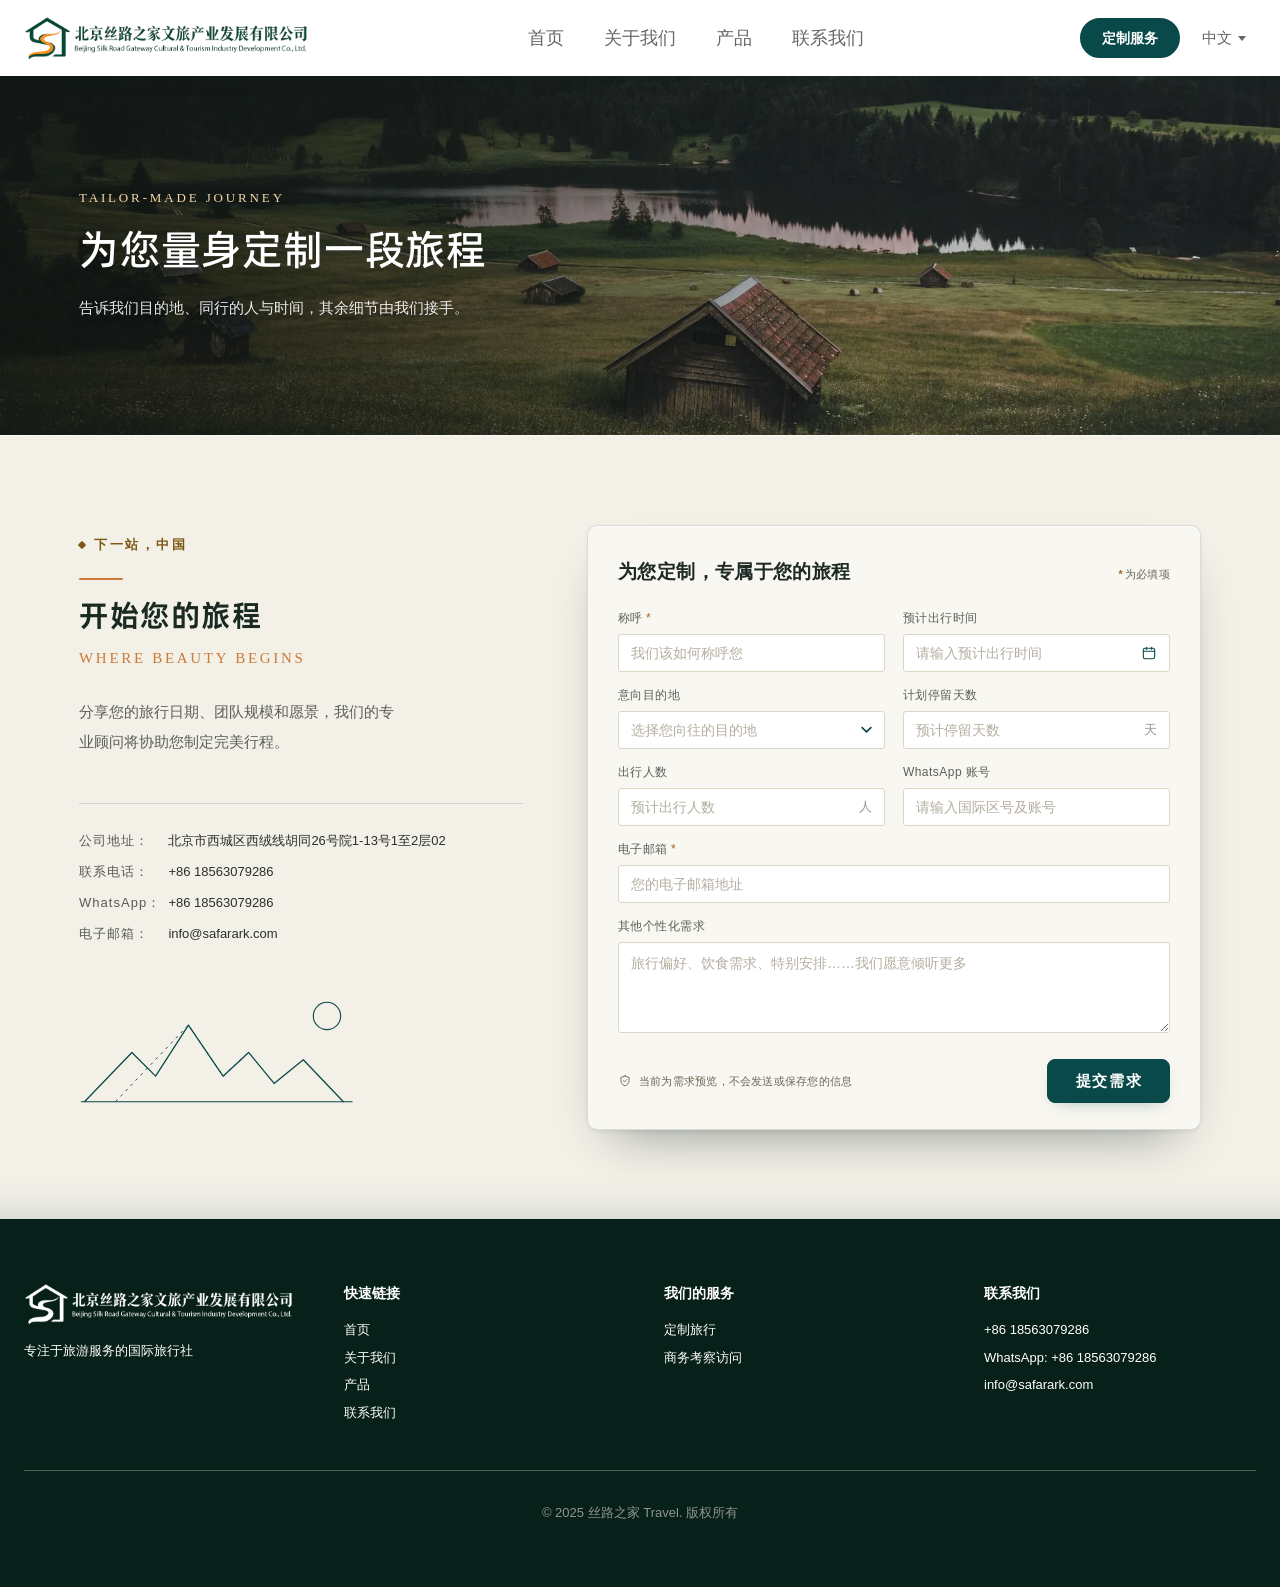
<file: tailor.html>
<!DOCTYPE html>
<html lang="zh-CN">
<head>
<meta charset="UTF-8">
<script>
/* 首绘前同步语言：会话内记忆为英文时先给 <html> 打标记并暂隐正文，
   等页面底部脚本套用完英文文案后再显示，消除「先画中文再闪变英文」 */
try{
  if(sessionStorage.getItem('siteLang') === 'en'){
    var st = document.createElement('style');
    st.textContent = 'html[data-lang-en]:not([data-lang-ready]) body{visibility:hidden!important}';
    document.head.appendChild(st);
    document.documentElement.setAttribute('data-lang-en','');
  }
}catch(e){}
</script>
<meta name="viewport" content="width=device-width, initial-scale=1">
<title>定制服务 | 丝路之家</title>
<link rel="stylesheet" href="./site-source/css/entry.89d5752e.css">
<link rel="stylesheet" href="./site-source/css/index.449605d2.css">
<style>
/* ══ 阿里巴巴普惠体 3.0（自托管 woff2，仅标题字族）：65-Medium→500/600，85-Bold→700 ══ */
@font-face{
  font-family:'Alibaba PuHuiTi 3.0';
  src:url('./site-source/fonts/AlibabaPuHuiTi-3-65-Medium.woff2') format('woff2');
  font-weight:500 600; font-display:swap;
}
@font-face{
  font-family:'Alibaba PuHuiTi 3.0';
  src:url('./site-source/fonts/AlibabaPuHuiTi-3-85-Bold.woff2') format('woff2');
  font-weight:700; font-display:swap;
}
/* 模块标题统一规范（对齐「品牌简介」参考样式）：联系区大标题加橙色短线 */
.ct-title::before{
  content:''; display:block; width:44px; height:2px; border-radius:2px;
  background:#CD7A36; margin-bottom:14px;
}
/* ══════════════════════════════════════════════════════════
   线上缺失的 Tailwind 类（entry.89d5752e.css 中 emerald / amber /
   prose / from-black 出现次数均为 0，说明构建时未生成）
   默认关闭 = 还原线上真实渲染；开启 = 还原设计意图
   ══════════════════════════════════════════════════════════ */

/* ══════════════════════════════════════════════════════════
   导航配色：纯白 #FFFFFF 底 + #666 常规字重（未触发）+ #094949 600（选中）
   对比度（底 #FFFFFF，相对亮度 1.0000）：
     未触发文字 #666       5.36:1 ✅ AA
     触发/选中/下划线 #094949  9.51:1 ✅（与未触发拉开 1.77:1 明度差）
     logo #CD7A36（大字号，门槛 3:1） 3.05:1 ⚠️ 仅够大字
   ══════════════════════════════════════════════════════════ */
.bg-nav-light{background-color:#FFFFFF}
/* 导航只用投影分层，不再描边：底部线条全部去掉，靠柔和投影浮起 */
#siteHeader{
  border-bottom:0 !important;
  box-shadow:0 6px 22px -8px rgba(8,32,26,.22);
}
#siteHeader.is-solid{box-shadow:0 10px 30px -10px rgba(8,32,26,.30)}

/* 导航项：未触发=常规字重 + 中灰；选中态才加粗上墨绿
   #666 在 #FFFFFF 上 5.74:1（AA 正文达标），与选中 #094949（10.19:1）拉开两级明度 */
.nav-link{
  position:relative; display:inline-flex; align-items:center;
  min-height:44px;                 /* WCAG 触控目标 ≥44px */
  padding:0 4px;
  font-size:1.125rem; font-weight:400; line-height:1.5;
  color:#666; text-decoration:none; white-space:nowrap;
  transition:color .22s ease;
}
.nav-link::after{                  /* 下划线：居中短横线，仅选中态显示 */
  content:''; position:absolute;
  left:50%; width:22px; margin-left:-11px;
  bottom:calc(-1 * var(--nav-bottom-gap, 16px));  /* 贴齐导航条背景底边 */
  height:2px; border-radius:2px; background:#094949;
  transform:scaleX(0); transform-origin:center center;
  transition:transform .26s cubic-bezier(.4,0,.2,1);
}
.nav-link:hover,.nav-link:focus-visible{color:#094949}
.nav-link.is-active{color:#094949; font-weight:600}
.nav-link.is-active::after{transform:scaleX(1)}
.nav-link:focus-visible{outline:2px solid #094949; outline-offset:4px; border-radius:3px}

/* 定制服务按钮：#094949 描边/文字，全尺寸显示 */
.tailor-btn{
  display:inline-flex; align-items:center; justify-content:center;
  min-height:40px; padding:8px 20px;
  border:2px solid #094949; border-radius:9999px;
  font-size:.875rem; font-weight:600; line-height:1.2;
  color:#094949; text-decoration:none; white-space:nowrap;
  background:transparent;
  transition:background-color .2s ease, color .2s ease, border-color .2s ease;
}
/* 两个 CTA 按钮触发态统一：主色 #094949 提亮版 #094949 + 白字（对比度实测） */
.tailor-btn:hover{background:#094949; color:#fff; transform:translateY(-1px)}
.tailor-btn:focus-visible{outline:2px solid #094949; outline-offset:3px}

/* 小屏汉堡入口（md 以下 nav 整块隐藏，原本无替代入口） */
.hamburger{
  display:none; width:44px; height:44px; flex:none;
  align-items:center; justify-content:center; flex-direction:column; gap:5px;
  padding:0; border:0; border-radius:8px; background:transparent; cursor:pointer;
}
.hamburger span{display:block; width:22px; height:2px; border-radius:2px; background:#666; transition:transform .26s ease, opacity .2s ease}
.hamburger[aria-expanded="true"] span:nth-child(1){transform:translateY(7px) rotate(45deg)}
.hamburger[aria-expanded="true"] span:nth-child(2){opacity:0}
.hamburger[aria-expanded="true"] span:nth-child(3){transform:translateY(-7px) rotate(-45deg)}
.hamburger:focus-visible{outline:2px solid #094949; outline-offset:2px}

/* 需求①：小屏用「整体缩放」保住按钮，而不是隐藏它 */
@media (max-width:767px){
  .hamburger{display:flex}
  .tailor-btn{display:none}
}
/* ── 品牌 Logo：图片版（179×64 透明 PNG，宽高比 2.8:1）──
   显示高 44px（与原文字 logo 视觉量级一致），≤520px 缩到 34px 防挤压 */
.logo-link{display:inline-flex; align-items:center; flex:none}
.logo-img{height:44px; width:auto; display:block}
/* 全部文字/线条均不加投影（需求） */
header .nav-link, header .lang-btn,
header .logo-img, header .tailor-btn{ text-shadow:none }
.hamburger span{box-shadow:none}

@media (max-width:520px){
  header > div{padding-left:12px !important; padding-right:12px !important; gap:8px !important}
  .tailor-btn{display:none}                      /* 小屏页头放不下：手机菜单里已有「定制服务」入口 */
  .logo-img{height:34px !important}              /* 44px → 34px，腾出横向空间 */
  .lang-switch,.hamburger{flex:none}
  .tailor-btn{padding:6px 12px; font-size:.75rem; min-height:36px; letter-spacing:0}
  .lang-btn{padding:6px 4px; font-size:.875rem}
  .lang-menu{min-width:104px}
  .hamburger{width:40px; height:40px}
  .hamburger span{width:20px}
}
/* ≤380px（360px 安卓主流宽）：再压 logo 与间距，保证汉堡按钮完整可见不溢出 */
@media (max-width:380px){
  header > div{gap:6px !important}
  .logo-img{height:28px !important}
  .lang-btn{padding:5px 2px}
}

/* ── 页脚背景：#08201A（墨绿黑，与品牌青绿 #094949 同源） ──
   原 Tailwind .bg-gray-900 不再引用，改自定义类避免误伤其它深灰块
   白字对比度 15.6:1 ｜ amber-400 标题 8.9:1 ｜ 链接 hover emerald-400 7.2:1
   ────────────────────────────────────────────────────────── */
.bg-footer{background-color:#08201A}

/* 页脚分隔线：#F1ECDF @30%；版权文字 #FDF5E5（覆盖 Tailwind border-white/10 与继承 text-white） */
/* 版权文字：#FDF5E5 @55%（实色太抢眼，压到半透明弱化）；
   合成色在 #08201A 上实测 5.47:1，仍过 AA（45% 只有 4.15:1，不达标，故取 55%） */
.footer-copyright{border-top-color:rgba(241,236,223,.3) !important; color:rgba(253,245,229,.55) !important}
.footer-copyright *{color:rgba(253,245,229,.55) !important}
/* 页脚 logo：白色版 179×74（深底专用），显示高 56px（宽按 2.42:1 自动跟随） */
.footer-logo{height:auto; width:auto; max-height:56px; max-width:100%; display:block}

/* ── 语言切换：无框文字按钮 + 向下弹出的自定义菜单 ──
   替代原生 <select>：原生 option 列表由系统绘制，位置不可控且会盖住选择区 */
.lang-switch{position:relative; flex:none}
.lang-btn{
  display:inline-flex; align-items:center; gap:6px;
  min-height:44px; padding:6px 10px;
  background:none; border:0; cursor:pointer;
  font-size:.9375rem; font-weight:400; color:#666;
  font-family:inherit;
  transition:color .2s ease;
}
.lang-btn:hover,.lang-btn[aria-expanded="true"]{color:#094949}
.lang-btn:focus-visible{outline:2px solid #094949; outline-offset:2px; border-radius:4px}
.lang-caret{
  width:0; height:0; flex:none;
  border-left:4px solid transparent; border-right:4px solid transparent;
  border-top:5px solid currentColor;
  transition:transform .2s ease;
}
.lang-btn[aria-expanded="true"] .lang-caret{transform:rotate(180deg)}
/* 菜单向下展开：top:100% 定在按钮下方，不遮挡按钮本身 */
.lang-menu{
  position:absolute; top:100%; right:0; z-index:60;
  margin-top:6px; min-width:120px; padding:6px;
  background:#FFFFFF; border:0; border-radius:12px;
  box-shadow:0 16px 32px -12px rgba(8,32,26,.32);
  list-style:none;
}
.lang-menu[hidden]{display:none}
.lang-opt{
  display:flex; align-items:center; width:100%; min-height:40px;
  padding:0 10px; border:0; border-radius:6px; background:none;
  font-size:.9375rem; font-family:inherit; color:#333; text-align:left;
  cursor:pointer; transition:background-color .15s ease, color .15s ease;
}
.lang-opt:hover{background:rgba(9,73,73,.08); color:#094949}
.lang-opt:focus-visible{outline:2px solid #094949; outline-offset:-2px}
.lang-opt[aria-selected="true"]{color:#094949; font-weight:600}
.lang-opt[aria-selected="true"]::after{content:'✓'; margin-left:auto; font-size:.8125rem}

/* 小屏下拉菜单（打包 CSS 缺 .md\:hidden，补一道断点保险） */
.mobile-menu{
  padding:8px 24px 20px; border-top:0;
  background-color:#FFFFFF;
  box-shadow:0 14px 26px -14px rgba(8,32,26,.28);
}
@media (min-width:768px){
  .mobile-menu{display:none !important}
  /* 打包 CSS 里 col-span-2 只出现在非 md 的作用域，这里自补 md 断点，保证字段能横跨两列 */
  .md\:col-span-2{grid-column:span 2 / span 2}
}
.mobile-menu[hidden]{display:none}
.nav-link-m{
  display:block; padding:14px 4px; min-height:48px;
  font-size:1.0625rem; font-weight:400; color:#666; text-decoration:none;
  border-bottom:1px solid rgba(8,32,26,.10);
  transition:color .2s ease;
}
.nav-link-m:last-child{border-bottom:0}
.nav-link-m:hover,.nav-link-m.is-active{color:#094949}
.nav-link-m.is-active{font-weight:600}

/* ══════════════════════════════════════════════════════════
   响应式布局：破除线上 PC 站的 1200px 锁定
   线上 body{min-width:1200px}，移动端必然横向溢出，
   这是原站「只服务桌面」的产物，响应式必须先解掉它
   ══════════════════════════════════════════════════════════ */
html,body{min-width:0 !important; overflow-x:hidden}

/* ══ 首屏视频文案：五级层次，字号全部 clamp 流式缩放 ══
   白字压在视频上，靠 1px 级轻微暗描边兜底（视频亮帧时仍可读），
   不依赖大范围投影，保持画面干净 */
.banner-copy{max-width:56rem; margin:0 auto}
.bc-en{
  margin:0 0 clamp(14px,2vw,22px);
  font-size:clamp(.75rem,1.8vw,1.125rem); font-weight:500;
  letter-spacing:.18em; margin-right:-.18em;   /* 负边距抵消尾字距，保证真正居中 */
  color:#fff;
}
.bc-main{
  margin:0 0 clamp(12px,1.8vw,20px);
  font-size:clamp(1.5625rem,5.2vw,3.75rem); font-weight:700; line-height:1.28;
  letter-spacing:.02em; color:#fff;
}
.bc-sub{
  margin:0;
  font-size:clamp(.9375rem,2.1vw,1.375rem); line-height:1.9;
  color:rgba(255,255,255,.95);
}
.bc-tag{
  margin:clamp(20px,3vw,34px) 0 0;
  font-size:clamp(.9375rem,2vw,1.25rem); font-weight:500;
  letter-spacing:.28em; margin-right:-.28em;
  color:rgba(255,255,255,.92);
}
.bc-en,.bc-main,.bc-sub,.bc-tag{ text-shadow:0 1px 10px rgba(0,0,0,.45) }

/* 主色实底按钮：与「了解我们」按钮（.adv-more--solid）同款
   #094949 底 + 1.5px 同色描边 + 白字，圆角 8px；白字对比度 10.19:1（AAA） */
.bc-cta{
  display:inline-flex; align-items:center; justify-content:center;
  margin-top:clamp(22px,3vw,36px);
  min-height:52px; padding:14px 40px;
  background:#094949; color:#FFFFFF; border:1.5px solid #094949; border-radius:8px;
  font-size:clamp(.9375rem,1.6vw,1.125rem); font-weight:600; letter-spacing:.12em;
  margin-right:-.12em; text-decoration:none;
  box-shadow:0 6px 18px -10px rgba(9,73,73,.5);
  transition:background-color .22s ease, border-color .22s ease, transform .22s ease,
             box-shadow .22s ease, padding .26s cubic-bezier(.22,.61,.36,1);
}
/* hover 时左右内边距等量回缩，抵消箭头展开的宽度 —— 按钮宽度恒定不跳动，只做"呼吸"
   底色提亮为 #0E6F6F（与 .adv-more--solid 的触发态一致） */
.bc-cta:hover{
  background:#0E6F6F; border-color:#0E6F6F; color:#FFFFFF; transform:translateY(-2px);
  padding-left:24px; padding-right:24px;
  box-shadow:0 14px 30px -8px rgba(14,111,111,.55);
}
.bc-cta:focus-visible{outline:2px solid #fff; outline-offset:3px}

/* ══ 按钮 hover 微交互：箭头淡入右滑 + 落地阴影 ══
   箭头用内联 SVG（不依赖字体字形，中英文 rendering 一致）；
   宽度 0 → 1.05em 平滑展开，避免占位导致默认态左右不对称 */
.bc-cta, .adv-more{position:relative}
.bc-cta::after, .adv-more::after{
  content:''; display:inline-block; flex:none;
  width:0; height:1.05em; margin-left:0; opacity:0;
  vertical-align:middle; letter-spacing:0; transform:translateX(-6px);
  background:no-repeat center/1.05em 1.05em
    url("data:image/svg+xml,%3Csvg xmlns='http://www.w3.org/2000/svg' viewBox='0 0 24 24' fill='none' stroke='%23ffffff' stroke-width='2.4' stroke-linecap='round' stroke-linejoin='round'%3E%3Cpath d='M4 12h15'/%3E%3Cpath d='M13 5.5 19.5 12 13 18.5'/%3E%3C/svg%3E");
  transition:width .26s cubic-bezier(.22,.61,.36,1), margin-left .26s cubic-bezier(.22,.61,.36,1),
             opacity .22s ease, transform .26s cubic-bezier(.22,.61,.36,1);
}
.bc-cta:hover::after, .adv-more:hover::after{
  width:1.05em; margin-left:.75em; opacity:1; transform:translateX(0);
}
@media (max-width:640px){
  .bc-cta{min-height:48px; padding:12px 30px; width:auto}
  .bc-cta:hover{padding-left:14px; padding-right:14px}
  .bc-main{font-size:1.5rem; letter-spacing:0}   /* 375px 下 13 字单行放下，避免孤字折行 */
}
/* services 的 h2 已改为小标签样式（.adv-eyebrow），about 的 h2 与优势区同构（.about-title），均不参与区块大标题缩放 */
/* contact 的标题已改为「小标签 + 金色短线」的 eyebrow 写法，不参与区块大标题缩放 */
#products h2:not(.adv-eyebrow){
  font-size:clamp(1.5rem, 4.2vw, 2.25rem)
}
/* 产品区标题沿用 .adv-eyebrow（与优势区同款），居中时用负边距抵消尾字距，保证真正居中 */
#products .adv-eyebrow-en{margin-right:-.2em}

/* ══ 特色产品：四条「左图 + 右文」编辑式横匾 ══
   参考稿语言：暖白纸卡 + 图角墨绿双语小签 + 宋体大标 + 茶金描边胶囊标签 + 墨绿实心按钮。
   三色沿用全站：纸卡 #FBF8F1 / 墨绿 #1F4438-#094949 / 茶金 #B08A4F。 */
#products{
  background-color:#EFF3EC;
  /* 上下各压一道极淡内影，把硬边界柔化成"纸的接缝"，省掉分隔线 */
  box-shadow:inset 0 1px 0 rgba(255,255,255,.55), inset 0 -1px 0 rgba(255,255,255,.55);
}
.feat-list{display:grid; gap:28px}
.feat-row{
  display:grid; grid-template-columns:minmax(0,1fr);
  background:#FBF8F1;
  border:1px solid rgba(9,73,73,.10);
  border-radius:8px; overflow:hidden;
  box-shadow:0 1px 2px rgba(9,73,73,.05), 0 20px 44px -36px rgba(9,73,73,.55);
  transition:box-shadow .3s ease, transform .3s ease;
}
.feat-row:hover{
  box-shadow:0 2px 4px rgba(9,73,73,.06), 0 28px 54px -34px rgba(9,73,73,.55);
  transform:translateY(-2px);
}
@media (min-width:1024px){
  .feat-row{grid-template-columns:minmax(0,45%) minmax(0,55%); min-height:340px}
  /* 第 2、4 条左右互换（左文右图）：仅换视觉次序，DOM 仍图在前，
     <1024 堆叠时保持「图在上」的统一节奏 */
  .feat-row.is-rev{grid-template-columns:minmax(0,55%) minmax(0,45%)}
  .feat-row.is-rev .feat-media{order:2}
  .feat-row.is-rev .feat-body{order:1}
}
.feat-media{position:relative; margin:0; min-width:0; overflow:hidden; background:#E4E7DE}
.feat-media img{
  display:block; width:100%; max-width:100%; height:100%; object-fit:cover;
  aspect-ratio:4 / 3;
  transition:transform .8s cubic-bezier(.22,.61,.36,1);
}
@media (min-width:1024px){ .feat-media img{aspect-ratio:auto} }
.feat-row:hover .feat-media img{transform:scale(1.03)}
/* 图角双语小签：深色玻璃片 —— 半透墨绿 + 背景模糊 + 上缘微弱冷光，
   仍保留透视感，但暗底把米色 #F1ECDF 的字托起来，压在最亮的天空上也不发飘 */
.feat-chip{
  position:absolute; top:18px; left:18px;
  display:inline-flex; align-items:baseline; gap:11px;
  padding:9px 19px 10px; border-radius:999px;
  background:rgba(18,38,32,.62);
  -webkit-backdrop-filter:blur(16px) saturate(1.15);
  backdrop-filter:blur(16px) saturate(1.15);
  border:1px solid rgba(255,255,255,.92);
  color:#F1ECDF;
  font-size:.9375rem; font-weight:600; letter-spacing:.05em; line-height:1;
  box-shadow:0 8px 22px -12px rgba(9,73,73,.55),
             inset 0 1px 0 rgba(255,255,255,.16);
}
.feat-body{
  padding:40px 44px 42px;
  display:flex; flex-direction:column; align-items:flex-start; justify-content:center;
  gap:18px;
}
@media (max-width:1023px){ .feat-body{padding:26px 24px 30px; gap:14px} }
/* 产品条目标题（行于山水 / 行商阅山 …）：与全站模块标题同语言，统一走普惠体 700 */
.feat-title{
  margin:0; font-family:'Alibaba PuHuiTi 3.0','PingFang SC','Microsoft YaHei','Hiragino Sans GB',Arial,sans-serif;
  font-size:clamp(1.375rem,2.1vw,1.75rem); font-weight:700;
  letter-spacing:.06em; line-height:1.5; color:#333;
}
.feat-desc{
  margin:0; font-size:.9375rem; line-height:2; color:#4C544E; max-width:40em;
}
.feat-tags{
  display:flex; flex-wrap:wrap; gap:10px; margin:2px 0 0; padding:0; list-style:none;
}
.feat-tags li{
  padding:6px 15px 7px; border-radius:999px;
  border:1px solid rgba(176,138,79,.42); background:#FDF8ED;
  font-size:.8125rem; line-height:1.4; color:#9A7440; letter-spacing:.02em;
}
/* 与「提交需求」完全同色：主色 #094949 实底，hover 提亮 #0E6F6F + 上浮 + 落影 */
.feat-cta{
  margin-top:12px; display:inline-flex; align-items:center; justify-content:center;
  min-height:46px; padding:0 26px; border-radius:5px;
  background:#094949; border:1.5px solid #094949; color:#FFFFFF; text-decoration:none;
  font-size:.9375rem; letter-spacing:.04em; cursor:pointer;
  box-shadow:0 6px 18px -10px rgba(9,73,73,.5);
  transition:background-color .22s ease, border-color .22s ease, color .22s ease,
             box-shadow .22s ease, transform .22s ease;
}
.feat-cta:hover{
  background:#0E6F6F; border-color:#0E6F6F; color:#FFFFFF;
  transform:translateY(-2px); box-shadow:0 14px 30px -8px rgba(14,111,111,.55);
}
.feat-cta:active{transform:translateY(0)}
.feat-cta:focus-visible{outline:2px solid #7E5812; outline-offset:3px}
/* 「查看全部产品」：与卡片内 CTA 同为矩形（5px 圆角、46px 高），
   只靠描边/实心区分主次 —— 次层级按钮，hover 反白 */
.feat-all{
  display:inline-flex; align-items:center; justify-content:center;
  min-height:46px; padding:0 30px; border-radius:5px;
  border:1.5px solid #094949; background:#FDFCF7; color:#094949;
  text-decoration:none; font-size:.9375rem; letter-spacing:.03em;
  transition:background .25s ease, color .25s ease;
}
.feat-all:hover{background:#094949; color:#FDF5E5}

/* ══ 动效系统 ══
   ① 滚动入场 reveal：进入视口时淡入上浮，同组错峰 80ms（最多 6 档）
   ② 首屏文案入场：加载即逐行浮起（CTA 只淡入，避免 animation fill 覆盖 hover 位移）
   ③ 视差：首屏文案随滚动淡出上移；优势区背景图反向缓移
   全部在 prefers-reduced-motion 下自动关闭 */
.reveal{
  opacity:0; transform:translateY(28px);
  transition:opacity .72s cubic-bezier(.22,.61,.36,1), transform .72s cubic-bezier(.22,.61,.36,1);
  transition-delay:var(--rd,0ms); will-change:opacity,transform;
}
.reveal.in{opacity:1; transform:none}

.banner-copy > *:not(.bc-cta){animation:bcIn .9s cubic-bezier(.22,.61,.36,1) both}
.bc-cta{animation:bcFade .9s cubic-bezier(.22,.61,.36,1) both}
.banner-copy > *:nth-child(1){animation-delay:.08s}
.banner-copy > *:nth-child(2){animation-delay:.20s}
.banner-copy > *:nth-child(3){animation-delay:.32s}
.banner-copy > *:nth-child(4){animation-delay:.44s}
.banner-copy > *:nth-child(5){animation-delay:.56s}
.banner-copy > *:nth-child(6){animation-delay:.68s}
@keyframes bcIn  {from{opacity:0; transform:translateY(26px)} to{opacity:1; transform:none}}
@keyframes bcFade{from{opacity:0} to{opacity:1}}

#heroCopy{will-change:opacity,transform}

/* 锚点跳转时留出 fixed header 的高度 */
#services,#about,#contact,#products{scroll-margin-top:88px}

/* ══ 我们的优势：纸白底 + 沙漠驼队线稿背景 —— 左标题栏 + 米白/墨绿双卡 ══
   三色即全部：卡米白 #F0EBDF / 卡主色绿 #094949 / 编号棕金 #B08A4F
   间距统一 48px 栅格：区块与 banner 之间、列间距均为 48px */
#services{
  background-color:#F9F7F1;
  /* 背景铺满一屏；用 min-height 而非 height —— 小屏内容超出时不会被裁切 */
  min-height:100vh; min-height:100svh;
  display:flex; align-items:center; justify-content:center;
  /* 上下各 48px 由区块自己承担；容器不再垫底部内边距 —— 这样 flex 居中才是视觉真居中 */
  padding-bottom:48px;
}
/* 插画层：挂在内容容器里（容器的底边＝卡片底边），
   用 top:100% 把画顶对齐卡片底边，再 translateY(负值) 把沙丘脊线上提到同一水平线 ——
   百分比位移算的是自身高度，所以换视口不用重算。
   left 用 min(0, 40rem - 50vw) 反而把容器居中留出的空白抵掉，保持贴着区块左边缘。 */
#parallaxBg{
  position:absolute; top:100%; left:min(0px, calc(40rem - 50vw));
  width:min(1180px, 78vw); aspect-ratio:1921 / 874;
  /* 画面最上沿（远山轮廓）落在图高的 58.5% 处，所以 -58.5% 就是"轮廓压在卡片底边线上" */
  transform:translateY(-58.5%);
  background:url('./site-source/images/advantage-desert-dunes.webp') center / 100% 100% no-repeat;
  /* 新图本身偏灰、彩度低，.5 几乎看不见，故提到 .8；素材里已烘进右/底缘渐隐 */
  opacity:.8;
  pointer-events:none; z-index:0;
}
/* 内容压在插画层之上（插画层 z-index:0 且绝对定位，会盖住普通流内文字） */
#services > .max-w-7xl{position:relative; z-index:1}
.adv-layout{position:relative; z-index:1}
/* 窄屏双卡竖排：卡片把画的上半截全盖住，只在区块最后 48px 露一条沙带 ——
   沿用同一个顶点对齐，露出来的正好是驼队所在的沙面 */
@media (max-width:1023px){
  #parallaxBg{width:min(100vw,560px)}
}
#services > div{width:100%}
.adv-rule{width:44px; height:2px; margin:0 auto 18px; background:#CD7A36; border-radius:2px}
.adv-rule--left{margin:0 0 18px 0}
.adv-layout{display:grid; gap:48px; grid-template-columns:1fr}
@media (min-width:1024px){
  /* 左栏 ↔ 右区 48px；右区内部两卡再按 24px 分（见 .adv-grid-wrap） */
  .adv-layout{grid-template-columns:.95fr 2fr; gap:48px; align-items:stretch}
}
/* 左栏：标题中英文 —— 不套微软雅黑，保持独立气质 */
.adv-eyebrow{
  font-size:clamp(1.375rem,4.6vw,1.875rem); font-weight:700; color:#22302C;
  margin:0; line-height:1.3; letter-spacing:.01em;
}
.adv-eyebrow-en{
  font-family:Georgia,'Times New Roman',serif; font-size:clamp(1rem,3.2vw,1.375rem);
  letter-spacing:.2em; color:#CD7A36; margin:10px 0 0; text-transform:uppercase; line-height:1.3;
}
/* 除标题中英文外，本板块其余文字统一微软雅黑（跨平台回退链保底） */
#services .adv-lead, #services .adv-more, #services .adv-card-title,
#services .adv-item-no, #services .adv-item-title, #services .adv-item-desc{
  font-family:"Microsoft YaHei","微软雅黑","PingFang SC","Hiragino Sans GB","Helvetica Neue",Arial,sans-serif;
}
.adv-lead{
  font-size:16px; line-height:1.85; color:#2B2B2B;
  margin:28px 0 0; max-width:24em;
}
.adv-lead + .adv-lead{margin-top:12px}
.adv-more{
  display:inline-flex; align-items:center; justify-content:center;
  margin-top:36px; padding:12px 34px;
  border:1.5px solid #094949; border-radius:8px; background:transparent;
  font-size:16px; font-weight:600; color:#094949; text-decoration:none;
  transition:background-color .22s ease, border-color .22s ease, color .22s ease,
             transform .22s ease, box-shadow .22s ease;
}
.adv-more:hover{
  background:#094949; border-color:#094949; color:#FDF5E5;
  transform:translateY(-2px); box-shadow:0 12px 26px -8px rgba(9,73,73,.55);
}
/* 双卡：米白 / 墨绿，等高对齐；自成一格，内部两卡间距 24px（与左栏之间是父级的 48px） */
.adv-grid-wrap{display:grid; grid-template-columns:1fr; gap:24px}
@media (min-width:1024px){ .adv-grid-wrap{grid-template-columns:1fr 1fr} }
/* 卡面压在插画上，加一道短距投影把两张卡"托"起来 ——
   沙米卡 #F0EBDF 与沙丘底色接近，靠投影而不是靠颜色区分 */
.adv-card{
  padding:38px 30px 18px; display:flex; flex-direction:column; border-radius:8px; overflow:hidden;
  box-shadow:0 22px 46px -30px rgba(9,73,73,.42);
}
.adv-card--sand{background:#F0EBDF}
.adv-card--pine{background:#094949}
.adv-card-title{
  text-align:center;
  font-size:1.125rem; font-weight:700; letter-spacing:.05em;
  color:#22302C; margin:0 0 12px;
}
.adv-card--pine .adv-card-title{color:#FDF5E5}
.adv-list{list-style:none; margin:0; padding:0; flex:1}
.adv-item{
  display:grid; grid-template-columns:46px 1fr; gap:16px; align-items:center;
  padding:15px 0; border-bottom:1px solid rgba(43,43,43,.10);
}
.adv-card--pine .adv-item{border-bottom-color:rgba(255,255,255,.16)}
.adv-item:last-child{border-bottom:0}
.adv-icon{
  width:46px; height:46px; border-radius:50%; flex:none;
  display:flex; align-items:center; justify-content:center;
  background:#E3DDCD; color:#9C7A45;
}
.adv-card--pine .adv-icon{background:rgba(255,255,255,.12); color:#E5CFA0}
.adv-icon svg{width:22px; height:22px}
.adv-item-no{display:block; font-size:.6875rem; font-weight:600; letter-spacing:.16em; color:#B08A4F}
.adv-card--pine .adv-item-no{color:#D9B87E}
.adv-item-title{display:block; font-size:16px; font-weight:700; color:#253230; margin-top:3px; line-height:1.5}
.adv-card--pine .adv-item-title{color:#FDF5E5}
.adv-item-desc{display:block; font-size:.8438rem; line-height:1.7; color:#8F8B80; margin-top:3px}
.adv-card--pine .adv-item-desc{color:rgba(253,245,229,.72)}
@media (max-width:520px){
  .adv-card{padding:30px 22px 12px}
  .adv-item{grid-template-columns:40px 1fr; gap:12px}
  .adv-icon{width:40px; height:40px}
}

/* ══ 关于丝路之家：左图右文（参考版式）——标题/按钮与优势区同构 ══ */
#about{
  background-color:#F9F7F1;
  /* 与优势区一致：背景铺满一屏（min-height 而非 height，小屏内容超高不会被裁切） */
  min-height:100vh; min-height:100svh;
  display:flex; align-items:center; justify-content:center;
  /* 上下各 48px 由区块自己承担，容器不垫内边距 —— flex 居中才是视觉真居中 */
  padding-bottom:48px;
}
#about > div{width:100%}
.about-layout{display:grid; gap:48px; grid-template-columns:1fr}
@media (min-width:1024px){
  .about-layout{grid-template-columns:1fr 1fr; gap:56px; align-items:center}
}
/* 左：图 + 左下角文案 + 右上印章 */
.about-media{position:relative; margin:0}
/* 裁切框：只包图，印章不进框 */
.about-media-frame{display:block; overflow:hidden; border-radius:6px}
.about-media img{
  display:block; width:100%; aspect-ratio:4/3.1; object-fit:cover; border-radius:6px;
  /* 缩放动效与产品卡图片同一套语言：0.8s 同一条缓动曲线 */
  transform:scale(1); transform-origin:54% 44%;
  transition:transform .8s cubic-bezier(.22,.61,.36,1);
  will-change:transform;
}
/* 触发缩放：鼠标悬停整块图（含印章与角标）时画面推近 1.06，
   溢出部分由 .about-media-frame 裁掉，边缘不会跑出圆角 */
.about-media:hover #aboutImg{transform:scale(1.06)}
/* 入场：从下往上"揭幕" 1.15s，与列本身的 .reveal 上浮叠加出层次 */
#about .about-media.reveal.in .about-media-frame{
  animation:aboutUnveil 1.15s cubic-bezier(.22,.61,.36,1) both;
}
@keyframes aboutUnveil{
  from{clip-path:inset(0 0 100% 0)}
  to  {clip-path:inset(0 0 0 0)}
}
/* 图底暗渐变：保证左下角白色文字可读 */
.about-media::after{
  content:''; position:absolute; inset:0; border-radius:6px; pointer-events:none;
  background:linear-gradient(180deg, rgba(8,20,18,0) 52%, rgba(8,20,18,.60) 100%);
}
.about-media-cap{
  position:absolute; left:26px; bottom:22px; z-index:2;
  display:flex; flex-direction:column; gap:9px; color:#FFFFFF;
}
.about-media-en{font-size:11px; font-weight:500; letter-spacing:.42em; opacity:.85}
.about-media-cap strong{font-size:clamp(1rem,1.6vw,1.25rem); font-weight:600; letter-spacing:.06em}
/* 印章：跨图右上角，竖排两列 + 内描边 */
.about-seal{
  position:absolute; top:24px; right:-16px; z-index:2;
  width:64px; height:92px; background:#CD7A36; border-radius:5px;
  display:flex; align-items:center; justify-content:center; gap:3px;
  box-shadow:0 8px 18px -8px rgba(8,32,26,.40);
}
.about-seal::before{
  content:''; position:absolute; inset:4px; border:1px solid rgba(253,245,229,.55); border-radius:3px;
}
.about-seal span{
  writing-mode:vertical-rl; text-orientation:upright;
  font-size:15px; font-weight:600; letter-spacing:.28em; line-height:1;
  color:#FDF5E5;
  /* 竖排末尾会多出一份 letter-spacing 的空白，抵消后文字才能在框内真正垂直居中 */
  margin-bottom:-.28em;
}
/* 右：eyebrow + 大标题 + 英文（与优势区左栏同构） */
.about-eyebrow{
  display:flex; align-items:center; gap:14px; margin:0 0 14px;
  font-size:.8125rem; font-weight:600; letter-spacing:.14em; color:#094949;
}
.about-eyebrow-line{width:44px; height:1px; background:#094949; opacity:.5}
.about-title{
  font-size:clamp(1.375rem,4.6vw,1.875rem); font-weight:700; line-height:1.3;
  letter-spacing:.01em; color:#22302C; margin:0;
}
.about-title-en{
  font-family:Georgia,'Times New Roman',serif; font-size:clamp(1rem,3.2vw,1.375rem);
  letter-spacing:.2em; color:#CD7A36; margin:10px 0 0; text-transform:uppercase; line-height:1.3;
}
/* 除标题中英文外统一微软雅黑（与优势区一致） */
#about .about-body, #about .about-tags li, #about .about-media-cap strong,
#about .about-eyebrow, #about .adv-more{
  font-family:"Microsoft YaHei","微软雅黑","PingFang SC","Hiragino Sans GB","Helvetica Neue",Arial,sans-serif;
}
.about-body{font-size:16px; line-height:1.9; color:#3D3D3A; margin:24px 0 0}
.about-body p{margin:0 0 1em}
.about-body p:last-child{margin-bottom:0}
/* 业务标签徽章 */
.about-tags{list-style:none; display:flex; flex-wrap:wrap; gap:12px; padding:0; margin:26px 0 0}
/* 标签：白底 + 主色描边与字色，在米白底上有清晰的白卡层次 */
.about-tags li{
  padding:9px 22px; border:1px solid rgba(9,73,73,.42); border-radius:30px;
  background:rgba(9,73,73,.06);
  font-size:13px; font-weight:500; letter-spacing:.06em; color:#094949;
}
/* 按钮复用 .adv-more（16px + hover 箭头/阴影），仅调间距；
   高度对齐产品卡按钮 .feat-cta：改用 min-height:46px + 上下零内边距撑出来 */
#about .adv-more{margin-top:34px; min-height:46px; padding:0 34px; line-height:1}
/* 「了解我们」不带动效箭头：去掉伪元素，hover 只保留提亮 + 上浮 + 落影 */
#about .adv-more::after{display:none !important}
/* 主色实底变体：默认填充主色 #094949，触发（hover）提亮为 #0E6F6F */
.adv-more--solid{
  background:#094949; border-color:#094949; color:#FFFFFF;
  box-shadow:0 6px 18px -10px rgba(9,73,73,.5);
}
.adv-more--solid:hover{
  background:#0E6F6F; border-color:#0E6F6F; color:#FFFFFF;
  box-shadow:0 14px 30px -8px rgba(14,111,111,.55);
}

@media (prefers-reduced-motion:reduce){
  .reveal{opacity:1 !important; transform:none !important; transition:none !important}
  .banner-copy > *:not(.bc-cta), .bc-cta{animation:none !important}
  #aboutImg, .about-media-frame{animation:none !important}
  .about-media:hover #aboutImg{transform:none !important}
  .bc-cta::after, .adv-more::after{transition:opacity .15s linear; transform:none !important}
  .bc-cta:hover, .adv-more:hover{transform:none !important}
}
/* ══ CONTACT：左文案 + 右表单卡 ══
   恒温米 #F3F0E8（相对亮度 .872，与首页特色产品区/联系区同色）：全站最后一块冷绿底
     #F6F9F5（雾绿、色相约 120°）已并入暖纸体系，定制页与首页同调，两页之间不再跳色 ／
     纸白卡 #F9F7F1（.930）与底亮度比 1.06（旧冷绿底上是 1.009，几乎只靠色温差），
     明度不够定界，边界交给 1px 主色描边（.14）+ 明确落地投影 ／
   青铜 #7E5812（eyebrow）／ 主色绿 #094949（CTA，hover #0E6F6F）
   对比度核对（底 #F3F0E8，相对亮度 .872）：
     标题 #1A2A22 ≈ 12.2:1 ✅ 说明 #5B6059 ≈ 5.64:1 ✅ 信息键 #575C55 ≈ 5.7:1 ✅
     信息值 #28302B ≈ 11.1:1 ✅ 青铜 #7E5812 ≈ 5.60:1 ✅（全部过 AA 4.5）
   卡内（底 #F9F7F1）：正文 #28302B ≈ 12.7:1 ✅ 字段标签 #5B6059 ≈ 6.0:1 ✅
     提示灰 #6B6656 ≈ 5.3:1 ✅ 必填星号 #9A6E1C ≈ 4.3:1（符号，非正文）✅ */
#contact.ct-section{
  background:#F3F0E8;
  /* 上缘极淡白线柔化与纸白的接缝；下缘压一道淡绿影，把深墨绿页脚接住 */
  box-shadow:inset 0 1px 0 rgba(255,255,255,.6), inset 0 -54px 44px -54px rgba(9,73,73,.20);
  padding:0 !important;            /* 覆盖小屏 `section{padding:56px}` 的通用规则 */
  scroll-margin-top:0;
  overflow:hidden;
}
.ct-wrap{
  max-width:1240px; margin:0 auto;
  padding:clamp(52px,7vw,104px) clamp(20px,4.6vw,60px);
  display:grid; grid-template-columns:1fr; gap:clamp(30px,4vw,52px);
  align-items:center;
}
@media (min-width:1024px){
  .ct-wrap{grid-template-columns:minmax(0,.84fr) minmax(0,1.16fr); gap:clamp(44px,5vw,84px)}
}

/* ── 左：文案 ── */
.ct-lead{color:#1A2A22; min-width:0}
.ct-eyebrow{
  display:inline-flex; align-items:center; gap:9px; margin:0 0 clamp(16px,2vw,24px);
  font-size:.8125rem; font-weight:600; letter-spacing:.2em; color:#7E5812;
}
.ct-eyebrow::before{
  content:''; width:6px; height:6px; flex:none; border-radius:1px;
  background:#7E5812; transform:rotate(45deg);
}
/* 大标题用宋体，与设计稿的"书卷气"一致；其余文字仍走全站字体 */
.ct-title{
  margin:0;
  font-family:'Alibaba PuHuiTi 3.0','PingFang SC','Microsoft YaHei','Hiragino Sans GB',Arial,sans-serif;
  /* 定死 30px：与「了解我们」等按钮同级的视觉量级，不再随视口放大 */
  font-size:30px; font-weight:700; line-height:1.4; letter-spacing:.02em;
  color:#1A2A22;
}
.ct-title > span{display:block}
/* 标题下的英文一行：沿用全站英文小标语言（Georgia 大写 + 茶金 #CD7A36），
   字号比优势区/关于我们的略小，压在 30px 定死的大标题下不抢主次 */
.ct-title-en{
  font-family:Georgia,'Times New Roman',serif;
  font-size:.9375rem; letter-spacing:.18em; text-transform:uppercase;
  color:#CD7A36; margin:12px 0 0; line-height:1.4;
}
.ct-title-en[hidden]{display:none}   /* 英文模式下由 JS 加 hidden */
.ct-desc{
  margin:clamp(18px,2.2vw,28px) 0 0; max-width:21em;
  font-size:clamp(.9375rem,1.1vw,1.0625rem); line-height:2; color:#5B6059;
  text-wrap:pretty;               /* 折行时避免末行只剩一两个字（孤字） */
}
/* 联系方式：信息只在联系区出现，不能随版式一起丢掉 */
.ct-info{margin:clamp(30px,3.6vw,46px) 0 0; padding-top:clamp(18px,2.2vw,26px); border-top:1px solid rgba(40,48,43,.14)}
.ct-info-list{list-style:none; margin:0; padding:0; display:grid; gap:9px}
.ct-info-list li{
  display:grid; grid-template-columns:5.8em minmax(0,1fr); gap:14px; align-items:baseline;
  font-size:.8125rem; line-height:1.7;
}
.ct-info-key{color:#575C55; letter-spacing:.08em; white-space:nowrap}
.ct-info-val{color:#28302B; word-break:break-word}

/* 线描山形：浅底上用主色绿，透明度压到 10%（底越淡，同样透明度的压纹越显绿） */
.ct-art{
  display:block; width:min(100%,310px); height:auto; margin:clamp(26px,3.2vw,40px) 0 0;
  color:#094949; opacity:.10; pointer-events:none;
}

/* ── 右：表单卡 ── */
.ct-card{
  /* 纸白卡 #F9F7F1 对米底 #F3F0E8 亮度比 1.06（旧冷绿底 #F6F9F5 上只有 1.009），
     明度差仍偏小，边界交给"极淡墨绿细线 + 落地投影"：线从 .10 提到 .14（与首页 .ct-card 对齐），
     只作定形用，不抢视觉 */
  background:#F9F7F1; border:1px solid rgba(9,73,73,.14); border-radius:10px;
  padding:clamp(22px,2.6vw,32px) clamp(18px,2.4vw,30px) clamp(18px,2.2vw,26px);
  box-shadow:0 26px 50px -26px rgba(8,32,26,.46), 0 2px 6px -2px rgba(8,32,26,.12), 0 1px 0 rgba(255,255,255,.8) inset;
  color:#28302B; min-width:0;
}
.ct-card-head{
  display:flex; align-items:baseline; justify-content:space-between; gap:14px;
  margin:0 0 clamp(16px,1.9vw,22px);
}
.ct-card-title{
  margin:0; font-family:"Microsoft YaHei","微软雅黑","PingFang SC","Hiragino Sans GB","Helvetica Neue",Arial,sans-serif;
  font-size:clamp(1rem,1.5vw,1.1875rem); font-weight:700;
  letter-spacing:.02em; color:#1F2A26;
}
.ct-req-note{margin:0; flex:none; font-size:.6875rem; letter-spacing:.02em; color:#6B6656}
.ct-req-note b{margin-right:2px; font-weight:600; color:#9A6E1C}

/* 表单：两栏网格；邮箱与需求各占整行 */
.ct-grid{display:grid; grid-template-columns:1fr; gap:14px 18px}
@media (min-width:560px){ .ct-grid{grid-template-columns:1fr 1fr} }
.ct-field{display:flex; flex-direction:column; gap:7px; min-width:0}
.ct-field--full{grid-column:1 / -1}
.ct-field label{
  font-size:.75rem; font-weight:500; letter-spacing:.04em; color:#5B6059;
  font-family:"Microsoft YaHei","微软雅黑","PingFang SC","Hiragino Sans GB","Helvetica Neue",Arial,sans-serif;
}
.ct-field label .req{margin-left:3px; color:#9A6E1C}

/* 输入框：浅描边方框（设计稿的"表单格子"），聚焦转主色绿 */
.ct-box{position:relative; display:flex; align-items:center}
.ct-box input, .ct-box select, .ct-box textarea{
  width:100%; height:38px; margin:0; padding:0 12px;
  background:#FFFFFF; border:1px solid #DCD6C6; border-radius:3px;
  font-family:inherit; font-size:.875rem; line-height:36px; color:#28302B;
  box-shadow:none; transition:border-color .18s ease, box-shadow .18s ease, background-color .18s ease;
}
.ct-box input::placeholder, .ct-box textarea::placeholder{color:#B4AEA0}
.ct-box input:focus, .ct-box select:focus, .ct-box textarea:focus{
  outline:none; border-color:#094949; box-shadow:0 0 0 3px rgba(9,73,73,.10);
}
/* ══ 意向目的地：自定义下拉 ══
   原生 <select> 展开的 option 列表由操作系统绘制，高亮色取系统强调色（默认蓝），
   CSS 完全改不动 —— 所以这里和语言切换一样改成自定义组件，配色统一走主色绿。 */
.ct-select{position:relative}
.ct-select-btn{
  display:flex; align-items:center; gap:10px; flex:1 1 auto; width:100%;
  height:38px; padding:0 12px; margin:0;
  background:#FFFFFF; border:1px solid #DCD6C6; border-radius:3px;
  font-family:inherit; font-size:.875rem; line-height:36px; color:#28302B; text-align:left;
  cursor:pointer; transition:border-color .18s ease, box-shadow .18s ease;
}
.ct-select-btn:hover{border-color:rgba(9,73,73,.5)}
.ct-select-btn.is-empty{color:#B4AEA0}
.ct-select-btn[aria-expanded="true"]{
  border-color:#094949; box-shadow:0 0 0 3px rgba(9,73,73,.10);
}
.ct-select-btn:focus-visible{outline:2px solid #094949; outline-offset:2px}
.ct-select-val{flex:1 1 auto; min-width:0; overflow:hidden; text-overflow:ellipsis; white-space:nowrap}
.ct-caret{
  flex:none; width:11px; height:7px; color:#094949;
  transition:transform .2s ease;
}
.ct-select-btn[aria-expanded="true"] .ct-caret{transform:rotate(180deg)}
/* 菜单向下弹出，与语言菜单同款阴影 */
.ct-select-menu{
  position:absolute; left:0; right:0; top:calc(100% + 6px); z-index:70;
  max-height:248px; overflow-y:auto; margin:0; padding:6px;
  background:#FFFFFF; border:1px solid #EAE6DC; border-radius:10px;
  box-shadow:0 18px 34px -14px rgba(8,32,26,.34);
  list-style:none;
}
.ct-select-menu[hidden]{display:none}
.ct-select-opt{
  display:flex; align-items:center; width:100%; min-height:38px;
  padding:8px 10px; border:0; border-radius:6px; background:none;
  font-family:inherit; font-size:.875rem; line-height:1.5; color:#28302B; text-align:left;
  cursor:pointer; transition:background-color .15s ease, color .15s ease;
}
/* hover / 键盘高亮 / 选中：全部主色绿系，与语言菜单一致 */
.ct-select-opt:hover,
.ct-select-opt:focus,
.ct-select-opt.is-active{background:rgba(9,73,73,.08); color:#094949}
/* 干掉浏览器默认的蓝色焦点环（-webkit-focus-ring-color），换成主色绿 */
.ct-select-opt:focus{outline:none}
.ct-select-opt:focus-visible{outline:2px solid #094949; outline-offset:-2px}
.ct-select-opt[aria-selected="true"]{color:#094949; font-weight:600}
.ct-select-opt[aria-selected="true"]::after{content:'✓'; margin-left:auto; font-size:.8125rem}
/* 下方空间不足时向上展开 */
.ct-select-menu.is-up{top:auto; bottom:calc(100% + 6px)}

/* 日历面板内部 */
.ct-dp[hidden]{display:none}
.ct-dp.is-up{top:auto; bottom:calc(100% + 6px)}
.ct-dp-head{display:flex; align-items:center; gap:6px; margin-bottom:8px}
.ct-dp-title{
  flex:1 1 auto; text-align:center;
  font-size:.875rem; font-weight:600; color:#28302B; letter-spacing:.02em;
}
.ct-dp-nav{
  flex:none; width:32px; height:32px; display:inline-flex; align-items:center; justify-content:center;
  border:0; border-radius:6px; background:none; color:#094949; cursor:pointer;
  transition:background-color .15s ease, color .15s ease;
}
.ct-dp-nav svg{width:8px; height:12px}
.ct-dp-nav:hover{background:rgba(9,73,73,.08)}
.ct-dp-nav:focus{outline:none}
.ct-dp-nav:focus-visible{outline:2px solid #094949; outline-offset:-2px}
.ct-dp-dow, .ct-dp-grid{display:grid; grid-template-columns:repeat(7,1fr); gap:2px}
.ct-dp-dow span{
  height:26px; display:flex; align-items:center; justify-content:center;
  font-size:.75rem; color:#9A958A;
}
.ct-dp-day{
  height:32px; padding:0; border:0; border-radius:6px; background:none;
  font-family:inherit; font-size:.8125rem; color:#28302B; cursor:pointer;
  transition:background-color .15s ease, color .15s ease;
}
.ct-dp-blank{height:32px}
/* 与 .ct-select-opt 同一套绿：hover 浅底 + 主色字，选中深底 + 白字 */
.ct-dp-day:hover{background:rgba(9,73,73,.08); color:#094949}
.ct-dp-day:focus{outline:none}
.ct-dp-day:focus-visible{outline:2px solid #094949; outline-offset:-2px}
.ct-dp-day.is-today{color:#094949; font-weight:700; box-shadow:inset 0 0 0 1px rgba(9,73,73,.45)}
.ct-dp-day.is-sel{background:#094949; color:#FFFFFF; font-weight:600}
.ct-dp-day.is-sel:hover{background:#0E6F6F; color:#FFFFFF}
.ct-dp-foot{
  display:flex; align-items:center; justify-content:space-between; gap:8px;
  margin-top:10px; padding-top:9px; border-top:1px solid #EFEADD;
}
.ct-dp-btn{
  min-height:30px; padding:0 10px; border:0; border-radius:6px; background:none;
  font-family:inherit; font-size:.8125rem; color:#094949; cursor:pointer;
  transition:background-color .15s ease;
}
.ct-dp-btn:hover{background:rgba(9,73,73,.08)}
.ct-dp-btn:focus{outline:none}
.ct-dp-btn:focus-visible{outline:2px solid #094949; outline-offset:-2px}
/* ══ 预计出行时间：自定义日历 ══
   原生 <input type="date"> 的弹层同样由浏览器绘制，选中日高亮取系统强调色（蓝），
   CSS 改不动 —— 与「意向目的地」同处理：自绘日历，配色统一走主色绿。 */
.ct-cal{flex:none; width:16px; height:16px; color:#094949; transition:color .18s ease}
.ct-select-btn[aria-expanded="true"] .ct-cal{color:#0E6F6F}
.ct-dp{
  position:absolute; left:0; top:calc(100% + 6px); z-index:70;
  width:max(100%,262px); padding:12px 12px 10px;
  background:#FFFFFF; border:1px solid #EAE6DC; border-radius:10px;
  box-shadow:0 18px 34px -14px rgba(8,32,26,.34);
}
/* 单位后缀（天 / 人）：贴在框内右侧 */
.ct-box--suffix input{padding-right:40px}
.ct-suffix{
  position:absolute; right:13px; font-size:.8125rem; color:#9A958A; pointer-events:none;
}
/* 多行：需求描述 */
.ct-box--area textarea{
  height:auto; min-height:76px; padding:9px 12px; line-height:1.7; resize:vertical;
}
.ct-field--full .ct-box{width:100%}
.ct-box--area{width:100%}

/* 浏览器自动填充会把白底刷成浅蓝 */
.ct-box input:-webkit-autofill{
  -webkit-box-shadow:0 0 0 1000px #FFFFFF inset;
  -webkit-text-fill-color:#28302B;
  transition:background-color 9999s ease-out;
}

/* 底部：隐私说明（左） + 提交按钮（右） */
.ct-actions{
  display:flex; align-items:center; justify-content:space-between; gap:14px 18px;
  flex-wrap:wrap; margin-top:clamp(18px,2.2vw,26px);
}
.ct-privacy{
  display:inline-flex; align-items:center; gap:7px; margin:0;
  font-size:.6875rem; line-height:1.5; letter-spacing:.02em; color:#6B6656;
}
.ct-privacy svg{flex:none; width:14px; height:14px; color:#6B6656}
/* 提交按钮＝「了解我们」同款主色实底：#094949 底 + 白字（≈12.9:1），
   触发（hover）提亮 #0E6F6F 并落地阴影，与 .adv-more--solid 完全一致 */
.ct-submit{
  display:inline-flex; align-items:center; justify-content:center;
  min-height:44px; padding:0 26px 0 28px; margin-left:auto;  /* 右内边距少 2px，抵掉 letter-spacing 尾隙，视觉居中 */
  background:#094949; border:1.5px solid #094949; border-radius:8px; cursor:pointer;
  font-family:inherit; font-size:.9375rem; font-weight:700; letter-spacing:.12em;
  color:#FFFFFF;
  box-shadow:0 6px 18px -10px rgba(9,73,73,.5);
  transition:background-color .22s ease, border-color .22s ease, color .22s ease,
             box-shadow .22s ease, transform .22s ease;
}
.ct-submit:hover{
  background:#0E6F6F; border-color:#0E6F6F; color:#FFFFFF;
  transform:translateY(-2px); box-shadow:0 14px 30px -8px rgba(14,111,111,.55);
}
.ct-submit:active{transform:translateY(0)}
.ct-submit:focus-visible{outline:2px solid #7E5812; outline-offset:3px}

@media (max-width:1023px){
  .ct-art{display:none}          /* 小屏空间紧，去掉装饰线稿 */
}
@media (max-width:640px){
  .ct-card{padding:20px 16px 20px; border-radius:8px}
  .ct-grid{gap:13px 16px}
  .ct-card-head{flex-direction:column; align-items:flex-start; gap:6px}
  .ct-actions{flex-direction:column; align-items:stretch}
  .ct-submit{width:100%; margin-left:0; letter-spacing:.1em}
  .ct-privacy{justify-content:center}
  .ct-box input, .ct-box select, .ct-box textarea{font-size:1rem}  /* ≥16px 防 iOS 聚焦缩放 */
}

/* 大容器左右留白跟随屏幕收窄 */
@media (max-width:1023px){
  .max-w-7xl.px-6{padding-left:24px !important; padding-right:24px !important}
}
@media (max-width:640px){
  .max-w-7xl.px-6{padding-left:16px !important; padding-right:16px !important}
  section{padding-top:56px !important; padding-bottom:56px !important}
  footer{padding-top:48px !important; padding-bottom:48px !important}
  .mb-16{margin-bottom:32px !important}
  .mb-10{margin-bottom:24px !important}
  .mb-12, .mt-12{margin-bottom:28px !important; margin-top:28px !important}
  /* 卡片内边距同步收窄 */
  .rounded-2xl.p-8, .rounded-3xl.p-8{padding:20px !important}
  .gap-12{gap:32px !important}
  .gap-8{gap:20px !important}
  /* 首屏 banner：手机上不再占满一屏，改按 3:4 比例走 —— 高度随宽度变，
     窄屏更容易一眼看到下方的优势区入口；横屏等矮视口用 max-height 兜底不超屏 */
  .banner-section{height:auto; aspect-ratio:3 / 4; max-height:88svh}
  .banner-copy{padding-top:56px}          /* 让文案避开固定导航，视觉居中在安全区 */
  /* 「FEATURED PRODUCTS」比优势区的「OUR ADVANTAGES」长，窄屏收一点字距免得顶到边距 */
  #products .adv-eyebrow-en{letter-spacing:.14em; margin-right:-.14em}
  .bc-sub{line-height:1.7}
  .mt-8{margin-top:24px !important}
}

/* 平板竖屏：特色产品仍是「上下堆叠」的单列横匾，900px 以上才左右分栏（见 .feat-row） */
</style>
<!-- 线上构建缺失的 Tailwind 类补齐定义。
     默认不生效（media="not all"）= 线上真实渲染状态；
     若要还原设计意图，把 media="not all" 改成 media="all" 即可。 -->
<style id="tw-fix" media="not all">
/* ── 补齐：Tailwind 未生成的类 ── */
.bg-brand{--tw-bg-opacity:1;background-color:rgb(5 150 105/var(--tw-bg-opacity))}
.hover\:bg-emerald-700:hover{--tw-bg-opacity:1;background-color:rgb(4 120 87/var(--tw-bg-opacity))}
.text-brand{--tw-text-opacity:1;color:rgb(5 150 105/var(--tw-text-opacity))}
.bg-brand-soft{--tw-bg-opacity:1;background-color:rgb(209 250 229/var(--tw-bg-opacity))}
.hover\:text-emerald-400:hover{--tw-text-opacity:1;color:rgb(52 211 153/var(--tw-text-opacity))}
.text-amber-200{--tw-text-opacity:1;color:rgb(253 230 138/var(--tw-text-opacity))}
.focus\:border-emerald-500:focus{--tw-border-opacity:1;border-color:rgb(16 185 129/var(--tw-border-opacity))}
.focus\:ring-emerald-500:focus{--tw-ring-opacity:1;--tw-ring-color:rgb(16 185 129/var(--tw-ring-opacity))}
.bg-gradient-to-b{background-image:linear-gradient(to bottom,var(--tw-gradient-stops))}
.from-black\/40{--tw-gradient-from:rgb(0 0 0/.4);--tw-gradient-to:rgb(0 0 0/0);--tw-gradient-stops:var(--tw-gradient-from),var(--tw-gradient-to)}
.via-black\/30{--tw-gradient-to:rgb(0 0 0/0);--tw-gradient-stops:var(--tw-gradient-from),rgb(0 0 0/.3),var(--tw-gradient-to)}
.to-black\/40{--tw-gradient-to:rgb(0 0 0/.4)}
/* typography 插件缺失，手工补核心排版 */
.prose{color:#374151;max-width:65ch}
.prose p{margin-top:1.25em;margin-bottom:1.25em}
.prose-lg{font-size:1.125rem;line-height:1.7778}
</style>

<!-- ══ 定制服务页专有样式 ══ -->
<style>
/* 页头：照片区（阿尔卑斯湖山晨景，冷绿调），上方留出固定导航（实测 header 高 76px）的高度 */
.tl-hero{
  position:relative;
  display:flex; align-items:center;
  min-height:clamp(340px,34vw,462px);
  background:#131D17 url('./site-source/images/tailor-hero-lake.webp') center 58%/cover no-repeat;
  /* !important 是必需的：≤640px 有一条通用 `section{padding:56px !important}`，
     同为作者 !important 时类选择器优先级高于类型选择器，故本规则胜出 */
  padding:calc(76px + clamp(44px,6vw,84px)) 0 clamp(44px,6vw,80px) !important;
}
/* 左深右浅的冷墨绿渐层：照片左侧（暗色森林 + 草甸）压下去托住白字，
   右侧雪山晨光保留亮部，不整张糊成灰片。色调取自照片本身的冷绿，而非旧沙漠图的暖黑 */
.tl-hero::before{
  content:''; position:absolute; inset:0; pointer-events:none;
  background:
    linear-gradient(96deg, rgba(13,19,15,.76) 0%, rgba(13,19,15,.58) 36%, rgba(13,19,15,.24) 64%, rgba(13,19,15,.06) 88%),
    linear-gradient(180deg, rgba(13,19,15,.26) 0%, rgba(13,19,15,0) 38%);
}
.tl-hero-inner{
  position:relative; z-index:1; width:100%;
  max-width:1240px; margin:0 auto; padding:0 clamp(20px,4.6vw,60px);
}
/* 页头小标走全站英文小标语言（Georgia 大写），照片上用暖米金替代深茶金 */
.tl-eyebrow{
  margin:0; font-family:Georgia,'Times New Roman',serif;
  font-size:.8125rem; letter-spacing:.22em; text-transform:uppercase; color:#F2D9A6;
  text-shadow:0 1px 10px rgba(0,0,0,.45);
}
.tl-title{
  margin:14px 0 0; font-family:'Alibaba PuHuiTi 3.0','PingFang SC','Microsoft YaHei','Hiragino Sans GB',Arial,sans-serif;
  font-size:clamp(26px,3.2vw,42px); font-weight:600; line-height:1.35; letter-spacing:.02em; color:#FFFFFF;
  text-shadow:0 2px 22px rgba(0,0,0,.42);
}
.tl-sub{
  /* 36em ≈ 桌面 600px：这句 27 字中文可一行放下，不留孤字 */
  margin:16px 0 0; max-width:36em; font-size:clamp(.9375rem,1.1vw,1.0625rem);
  line-height:2; color:rgba(255,255,255,.9); text-wrap:pretty;
  text-shadow:0 1px 12px rgba(0,0,0,.4);
}
@media (max-width:640px){
  .tl-sub{max-width:none}
  /* 窄屏 cover 会把画面裁得很窄，改用纵向渐层整体压暗，保证白字对比度；
     焦点对到湖面与小屋（画面中带），雪山只露山顶当背景 */
  .tl-hero{
    min-height:clamp(320px,74vw,420px);
    background-position:52% 58%;
  }
  .tl-hero::before{
    background:linear-gradient(180deg, rgba(13,19,15,.58) 0%, rgba(13,19,15,.70) 55%, rgba(13,19,15,.80) 100%);
  }
}
/* 本页就是「定制服务」：按钮呈当前页态（主色实底），与导航描边款区分 */
.tailor-btn.is-active{
  background:#094949; color:#fff; border-color:#094949; font-weight:600;
}
.tailor-btn.is-active:hover{background:#0E6F6F; border-color:#0E6F6F}
.nav-link-m.is-active{color:#094949; font-weight:600}
</style>
</head>
<body>

<!-- ══ 页面加载动效：地标插画轻微浮动 + 品牌绿进度条，资源就绪后整体淡出（≥700ms 保底展示）══ -->
<div id="boot" aria-hidden="true">
  <div class="boot-in">
    <img class="boot-art" src="./site-source/images/loader-landmarks.webp" alt="" width="537" height="430">
    <div class="boot-bar"><i id="bootFill"></i></div>
  </div>
</div>
<style>
/* 默认不显示：只有首屏真的慢（>500ms 未就绪）才淡入；站内跳转 / 同一会话内不再重复出现 */
#boot{position:fixed; inset:0; z-index:10000; display:flex; align-items:center; justify-content:center;
  background:#FDFCF7; opacity:0; pointer-events:none; transition:opacity .3s ease}
#boot.show{opacity:1; pointer-events:auto}
#boot.off{opacity:0; visibility:hidden; pointer-events:none}
.boot-in{display:flex; flex-direction:column; align-items:center; width:min(320px,64vw)}
.boot-art{width:100%; height:auto; animation:bootFloat 2.4s ease-in-out infinite}
@keyframes bootFloat{0%,100%{transform:translateY(0)} 50%{transform:translateY(-8px)}}
.boot-bar{width:72%; height:6px; margin-top:26px; border-radius:999px; background:#EAE6DA; overflow:hidden}
.boot-bar i{display:block; height:100%; width:0; border-radius:inherit; background:#094949; transition:width .35s ease}
@media (prefers-reduced-motion:reduce){ .boot-art{animation:none} }
</style>
<script>
(function(){
  var boot=document.getElementById('boot'), fill=document.getElementById('bootFill');
  if(!boot) return;
  var shown=false, finished=false, timer=null, arm=null, i=0, tShow=0;
  var steps=[30,55,75];
  function kill(){ if(boot.parentNode) boot.remove(); }
  /* 同一会话已出现过一次 → 后续页面（含站内跳转）直接跳过。
     file:// 下 sessionStorage 可能不可用，静默降级为「只按速度判断」 */
  var seen=false;
  try{ seen = sessionStorage.getItem('siteBootShown')==='1'; }catch(e){}
  if(seen){ kill(); return; }

  function done(){
    if(finished) return; finished=true;
    if(timer) clearInterval(timer); if(arm) clearTimeout(arm);
    try{ sessionStorage.setItem('siteBootShown','1'); }catch(e){}
    if(!shown){ kill(); return; }              /* 页面本来就快：从没亮过，直接撤，零闪烁 */
    fill.style.width='100%';
    setTimeout(function(){
      boot.classList.add('off');
      setTimeout(kill, 400);
    }, Math.max(0, 400-(Date.now()-tShow)));   /* 亮过就至少展示 400ms，避免一闪而过 */
  }

  /* 首屏 500ms 内就绪的视为「不需要等」：完全不亮相，秒开页零打扰。
     注意：判据是「内容已可交互」（DOMContentLoaded），不是 window.load ——
     load 会被 banner 视频等大资源拖住，导致页面已经画好却又被加载页盖住（首页闪一下） */
  arm=setTimeout(function(){
    if(finished || document.readyState!=='loading') return;
    shown=true; tShow=Date.now();
    boot.classList.add('show');
    timer=setInterval(function(){ if(i<steps.length) fill.style.width=steps[i++]+'%'; }, 320);
  }, 500);

  /* 内容可交互即撤掉加载页：不等 load（视频/大图不阻塞首屏可见） */
  if(document.readyState!=='loading') done();
  else document.addEventListener('DOMContentLoaded', done);
  window.addEventListener('load', done);       /* 兜底：DOMContentLoaded 前 load 就绪的情况 */
  setTimeout(done, 3500);                      /* 兜底：网络卡死也不锁屏 */
})();
</script>


<div class="travel-home bg-gray-50" data-v-9fcfbb94>

  <!-- ══ HEADER：与主站一致（fixed + 白实底），链接改为站内相对地址 ══ -->
  <header id="siteHeader" class="fixed inset-x-0 top-0 z-50 bg-nav-light shadow-sm transition-all">
    <div class="mx-auto flex max-w-7xl items-center justify-between px-6 py-4">
      <a href="index.html" class="logo-link" aria-label="丝路之家 Silk Road Gateway">
        <img src="./site-source/images/logo.png" alt="丝路之家 Silk Road Gateway" class="logo-img" width="783" height="120">
      </a>

      <nav class="hidden items-center gap-8 md:flex">
        <a href="index.html"        class="nav-link" data-i18n="nav.home">首页</a>
        <a href="about.html"            class="nav-link" data-i18n="nav.about">关于我们</a>
        <a href="product.html"        class="nav-link" data-i18n="nav.products">产品</a>
        <a href="index.html#contact"   class="nav-link" data-i18n="nav.contact">联系我们</a>
      </nav>

      <div class="flex items-center gap-3">
        <a href="tailor.html" class="tailor-btn" data-nav="top" aria-current="page" data-i18n="nav.tailor">定制服务</a>
        <div class="lang-switch">
          <button id="langBtn" class="lang-btn" type="button" aria-haspopup="listbox" aria-expanded="false" aria-controls="langMenu" aria-label="切换语言">
            <span id="langLabel">中文</span><span class="lang-caret" aria-hidden="true"></span>
          </button>
          <ul id="langMenu" class="lang-menu" role="listbox" aria-label="语言选择" hidden>
            <li><button type="button" class="lang-opt" role="option" data-lang="zh" aria-selected="true">中文</button></li>
            <li><button type="button" class="lang-opt" role="option" data-lang="en" aria-selected="false">English</button></li>
          </ul>
        </div>
        <!-- 小屏汉堡按钮：md 以下 nav 整块隐藏，需要替代入口 -->
        <button id="menuBtn" class="hamburger md:hidden" type="button" aria-label="打开导航菜单" aria-expanded="false" aria-controls="mobileMenu">
          <span></span><span></span><span></span>
        </button>
      </div>
    </div>

    <!-- 小屏下拉菜单 -->
    <div id="mobileMenu" class="mobile-menu md:hidden" hidden>
      <a href="index.html"          class="nav-link-m" data-i18n="nav.home">首页</a>
      <a href="about.html"          class="nav-link-m" data-i18n="nav.about">关于我们</a>
      <a href="product.html"        class="nav-link-m" data-i18n="nav.products">产品</a>
      <a href="index.html#contact"  class="nav-link-m" data-i18n="nav.contact">联系我们</a>
      <a href="tailor.html"         class="nav-link-m" data-nav="top" data-i18n="nav.tailor">定制服务</a>
    </div>
  </header>

  <!-- ══ 页头：定制服务 ══ -->
  <section class="tl-hero">
    <div class="tl-hero-inner">
      <p class="tl-eyebrow" aria-hidden="true">Tailor-made Journey</p>
      <h1 class="tl-title" data-i18n="tailor.title">为您量身定制一段旅程</h1>
      <p class="tl-sub" data-i18n="tailor.sub">告诉我们目的地、同行的人与时间，其余细节由我们接手。</p>
    </div>
  </section>

  <section id="contact" class="ct-section">
    <div class="ct-wrap">

      <!-- 左：主张与联系方式 -->
      <div class="ct-lead">
        <p class="ct-eyebrow"><span data-i18n="contact.next">下一站，中国</span></p>
        <h2 class="ct-title">
          <span id="ctTitle">开始您的旅程</span>
        </h2>
        <!-- 标题下的英文一行：中文版作为装饰性副标存在；英文版大标题已是英文，此行由 JS 隐藏避免重复 -->
        <p class="ct-title-en" id="ctTitleEn">Where beauty begins</p>
        <p class="ct-desc" id="ctDesc">分享您的旅行日期、团队规模和愿景，我们的专业顾问将协助您制定完美行程。</p>

        <div class="ct-info">
          <ul class="ct-info-list">
            <li><span class="ct-info-key" data-i18n="contact.addr">公司地址：</span><span class="ct-info-val" id="ctAddr">北京市西城区西绒线胡同26号院1-13号1至2层02</span></li>
            <li><span class="ct-info-key" data-i18n="contact.phone">联系电话：</span><span class="ct-info-val" id="ctPhone">+86 18563079286</span></li>
            <li><span class="ct-info-key" data-i18n="contact.wa">WhatsApp：</span><span class="ct-info-val" id="ctWa">+86 18563079286</span></li>
            <li><span class="ct-info-key" data-i18n="contact.email">电子邮箱：</span><span class="ct-info-val" id="ctEmail">info@safarark.com</span></li>
          </ul>
        </div>

        <svg class="ct-art" viewBox="0 0 340 150" fill="none" aria-hidden="true" focusable="false">
          <circle cx="272" cy="34" r="15" stroke="currentColor" stroke-width="1.2"/>
          <path d="M6 128 58 74 84 100 120 44 158 100 186 74 214 108 246 82 290 128"
                stroke="currentColor" stroke-width="1.4" stroke-linejoin="round" stroke-linecap="round"/>
          <path d="M40 128 120 44 158 100 186 74" stroke="currentColor" stroke-width="1" stroke-dasharray="3 5"/>
          <path d="M2 128H300" stroke="currentColor" stroke-width="1.2"/>
        </svg>
      </div>

      <!-- 右：表单卡 -->
      <div class="ct-card">
        <div class="ct-card-head">
          <h3 class="ct-card-title" data-i18n="form.cardTitle">为您定制，专属于您的旅程</h3>
          <p class="ct-req-note"><b aria-hidden="true">*</b><span data-i18n="form.reqNote">为必填项</span></p>
        </div>

        <form id="inquiry" class="ct-form">
          <div class="ct-grid">
            <div class="ct-field">
              <label for="fName"><span data-i18n="form.name">称呼</span><span class="req" aria-hidden="true">*</span></label>
              <div class="ct-box">
                <input id="fName" name="name" type="text" required autocomplete="name" data-ph="form.namePh" placeholder="我们该如何称呼您">
              </div>
            </div>
            <div class="ct-field">
              <label for="fDateBtn" data-i18n="form.date">预计出行时间</label>
              <div class="ct-box ct-box--select ct-select" id="fDateBox">
                <button type="button" id="fDateBtn" class="ct-select-btn is-empty"
                        role="combobox" aria-haspopup="dialog" aria-expanded="false" aria-controls="fDatePanel">
                  <span class="ct-select-val" id="fDateVal"></span>
                  <svg class="ct-cal" viewBox="0 0 24 24" fill="none" stroke="currentColor" stroke-width="1.6"
                       stroke-linecap="round" stroke-linejoin="round" aria-hidden="true" focusable="false">
                    <rect x="3.5" y="5" width="17" height="15.5" rx="2.5"/>
                    <path d="M3.5 9.5h17M8 3.5v3.2M16 3.5v3.2"/>
                  </svg>
                </button>
                <!-- 日历面板：hover / 选中 / 键盘焦点，全部走主色绿，与「意向目的地」一致 -->
                <div class="ct-dp" id="fDatePanel" role="dialog" aria-modal="false" hidden>
                  <div class="ct-dp-head">
                    <button type="button" class="ct-dp-nav" id="fDatePrev" aria-label="上一月">
                      <svg viewBox="0 0 6 10" fill="none" stroke="currentColor" stroke-width="1.5" stroke-linecap="round" stroke-linejoin="round" aria-hidden="true"><path d="M4.7 1 1 5l3.7 4"/></svg>
                    </button>
                    <span class="ct-dp-title" id="fDateTitle" aria-live="polite"></span>
                    <button type="button" class="ct-dp-nav" id="fDateNext" aria-label="下一月">
                      <svg viewBox="0 0 6 10" fill="none" stroke="currentColor" stroke-width="1.5" stroke-linecap="round" stroke-linejoin="round" aria-hidden="true"><path d="M1.3 1 5 5l-3.7 4"/></svg>
                    </button>
                  </div>
                  <div class="ct-dp-dow" id="fDateDow" aria-hidden="true"></div>
                  <div class="ct-dp-grid" id="fDateGrid" role="grid"></div>
                  <div class="ct-dp-foot">
                    <button type="button" class="ct-dp-btn" id="fDateToday">今天</button>
                    <button type="button" class="ct-dp-btn" id="fDateClear">清除</button>
                  </div>
                </div>
              </div>
              <!-- 真实值仍走表单字段，方便后端直接取 name="date"（ISO yyyy-mm-dd） -->
              <input type="hidden" id="fDate" name="date" value="">
            </div>
            <div class="ct-field">
              <label for="fDestBtn" data-i18n="form.dest">意向目的地</label>
              <div class="ct-box ct-box--select ct-select" id="fDestBox">
                <button type="button" id="fDestBtn" class="ct-select-btn is-empty"
                        role="combobox" aria-haspopup="listbox" aria-expanded="false" aria-controls="fDestMenu">
                  <span class="ct-select-val" id="fDestVal"></span>
                  <svg class="ct-caret" viewBox="0 0 10 6" aria-hidden="true" focusable="false">
                    <path d="M1 1.3 5 5.1 9 1.3" fill="none" stroke="currentColor" stroke-width="1.5" stroke-linecap="round" stroke-linejoin="round"/>
                  </svg>
                </button>
                <ul class="ct-select-menu" id="fDestMenu" role="listbox" hidden></ul>
              </div>
              <!-- 真实值仍走表单字段，方便后端直接取 name="dest" -->
              <input type="hidden" id="fDest" name="dest" value="">
            </div>
            <div class="ct-field">
              <label for="fDays" data-i18n="form.days">计划停留天数</label>
              <div class="ct-box ct-box--suffix">
                <input id="fDays" name="days" type="text" inputmode="numeric" data-ph="form.daysPh" placeholder="预计停留天数">
                <span class="ct-suffix" aria-hidden="true" data-i18n="form.unitDay">天</span>
              </div>
            </div>
            <div class="ct-field">
              <label for="fSize" data-i18n="form.size">出行人数</label>
              <div class="ct-box ct-box--suffix">
                <input id="fSize" name="size" type="text" inputmode="numeric" data-ph="form.sizePh" placeholder="预计出行人数">
                <span class="ct-suffix" aria-hidden="true" data-i18n="form.unitPerson">人</span>
              </div>
            </div>
            <div class="ct-field">
              <label for="fWa" data-i18n="form.wa">WhatsApp 账号</label>
              <div class="ct-box">
                <input id="fWa" name="whatsapp" type="text" inputmode="tel" data-ph="form.waPh" placeholder="请输入国际区号及账号">
              </div>
            </div>
            <div class="ct-field ct-field--full">
              <label for="fEmail"><span data-i18n="form.email">电子邮箱</span><span class="req" aria-hidden="true">*</span></label>
              <div class="ct-box">
                <input id="fEmail" name="email" type="email" required autocomplete="email" data-ph="form.emailPh" placeholder="您的电子邮箱地址">
              </div>
            </div>
            <div class="ct-field ct-field--full">
              <label for="fReq" data-i18n="form.req">其他个性化需求</label>
              <div class="ct-box ct-box--area">
                <textarea id="fReq" name="req" rows="3" data-ph="form.reqPh" placeholder="旅行偏好、饮食需求、特别安排……我们愿意倾听更多"></textarea>
              </div>
            </div>
          </div>

          <div class="ct-actions">
            <p class="ct-privacy">
              <svg viewBox="0 0 24 24" fill="none" stroke="currentColor" stroke-width="1.6" stroke-linecap="round" stroke-linejoin="round" aria-hidden="true" focusable="false">
                <path d="M12 3.4 5 6.1v5.3c0 4.2 2.9 7.4 7 9 4.1-1.6 7-4.8 7-9V6.1L12 3.4Z"/><path d="m9.2 11.6 2 2 3.6-3.9"/>
              </svg>
              <span data-i18n="form.privacy">当前为需求预览，不会发送或保存您的信息</span>
            </p>
            <button type="submit" class="ct-submit" data-i18n="form.submit">提交需求</button>
          </div>
        </form>
      </div>

    </div>
  </section>

  <!-- ══ FOOTER ══ -->
  <footer class="bg-footer py-16 text-white">
    <div class="mx-auto max-w-7xl px-6">
      <div class="grid gap-12 md:grid-cols-2 lg:grid-cols-4">

        <div>
          <img src="./site-source/images/logo-white.png" alt="丝路之家 Silk Road Gateway" class="footer-logo mb-4" width="966" height="148">
          <p class="mb-4 text-sm" data-i18n="footer.slogan">专注于旅游服务的国际旅行社</p>
        </div>

        <div>
          <h4 class="mb-4 font-semibold text-white" data-i18n="footer.links">快速链接</h4>
          <ul class="space-y-2 text-sm">
            <li><a href="index.html"          class="transition hover:text-emerald-400" data-i18n="nav.home">首页</a></li>
            <li><a href="about.html"          class="transition hover:text-emerald-400" data-i18n="nav.about">关于我们</a></li>
            <li><a href="product.html" class="transition hover:text-emerald-400" data-i18n="nav.products">产品</a></li>
            <li><a href="index.html#contact"  class="transition hover:text-emerald-400" data-i18n="nav.contact">联系我们</a></li>
          </ul>
        </div>

        <div>
          <h4 class="mb-4 font-semibold text-white" data-i18n="footer.services">我们的服务</h4>
          <ul class="space-y-2 text-sm">
            <li data-i18n="footer.s1">定制旅行</li>
            <li data-i18n="footer.s2">商务考察访问</li>
          </ul>
        </div>

        <div>
          <h4 class="mb-4 font-semibold text-white" data-i18n="nav.contact">联系我们</h4>
          <div class="space-y-2 text-sm">
            <p>+86 18563079286</p>
            <p>WhatsApp: +86 18563079286</p>
            <p>info@safarark.com</p>
          </div>
        </div>

      </div>
      <div class="footer-copyright mt-12 border-t border-white/10 pt-8 text-center text-sm">
        <p> © 2025 丝路之家 Travel. <span data-i18n="footer.rights">版权所有</span></p>
      </div>
    </div>
  </footer>

</div>

<script>
/* ══════════════════════════════════════════════════════════
   导航 30% 透明：首屏（深色轮播上）保持 30%，
   滚离首屏后下方变浅色内容区，需切回 95% 保住白字可读性
   ══════════════════════════════════════════════════════════ */
(function(){
  var hdr = document.getElementById('siteHeader');
  if(!hdr) return;
  var ticking = false;
  function sync(){
    var threshold = window.innerHeight - 80;
    hdr.classList.toggle('is-solid', window.scrollY > threshold);
    ticking = false;
  }
  window.addEventListener('scroll', function(){
    if(!ticking){ ticking = true; window.requestAnimationFrame(sync); }
  }, {passive:true});
  window.addEventListener('resize', sync, {passive:true});
  sync();
})();

/* ══════════════════════════════════════════════════════════
   需求②：导航跳转 + 滚动高亮（scrollspy） + 小屏菜单
   ══════════════════════════════════════════════════════════ */
(function(){
  var hdr = document.getElementById('siteHeader');
  var menuBtn = document.getElementById('menuBtn');
  var menu = document.getElementById('mobileMenu');
  var links = [].slice.call(document.querySelectorAll('[data-nav]'));
  if(!hdr || !links.length) return;

  function headerH(){ return hdr.offsetHeight; }

  /* 下划线要贴齐导航条背景底边：量出「链接底 → header 底」的实际间距 */
  function syncUnderline(){
    var link = document.querySelector('.nav-link');
    if(!link || !link.getBoundingClientRect().width) return;   // 小屏 nav 隐藏时跳过
    var gap = hdr.getBoundingClientRect().bottom - link.getBoundingClientRect().bottom;
    if(gap >= 0) document.documentElement.style.setProperty('--nav-bottom-gap', Math.round(gap)+'px');
  }

  /* 平滑跳转，落点让开 fixed header */
  function goTo(target){
    var y = 0;
    if(target !== 'top'){
      var el = document.getElementById(target);
      if(!el) return;
      y = el.getBoundingClientRect().top + window.scrollY - headerH() + 2;
      if(y < 0) y = 0;
    }
    window.scrollTo({ top:y, behavior:'smooth' });
  }

  links.forEach(function(a){
    a.addEventListener('click', function(e){
      e.preventDefault();
      closeMenu();
      goTo(this.getAttribute('data-nav'));
      if(history.replaceState) history.replaceState(null,'','#'+this.getAttribute('data-nav'));
    });
  });

  /* 选中态：产品/关于/联系已改为二级页跳转，剩下的「首页」即当前页 → 常亮。
     （原按区块滚动切换的逻辑已失效：那些区块不再对应本页导航项） */
  var ticking = false;
  function spy(){
    links.forEach(function(a){
      a.classList.toggle('is-active', a.getAttribute('data-nav') === 'top');
    });
    ticking = false;
  }

  /* 小屏菜单 */
  function closeMenu(){
    if(!menu) return;
    menu.setAttribute('hidden','');
    if(menuBtn) menuBtn.setAttribute('aria-expanded','false');
  }
  if(menuBtn && menu){
    menuBtn.addEventListener('click', function(){
      var open = !menu.hasAttribute('hidden');
      if(open){ closeMenu(); } else { menu.removeAttribute('hidden'); menuBtn.setAttribute('aria-expanded','true'); }
    });
    document.addEventListener('click', function(e){
      if(!menu.hasAttribute('hidden') && !hdr.contains(e.target)) closeMenu();
    });
    document.addEventListener('keydown', function(e){ if(e.key === 'Escape') closeMenu(); });
  }

  window.addEventListener('scroll', function(){
    if(!ticking){ ticking = true; window.requestAnimationFrame(spy); }
  }, {passive:true});
  window.addEventListener('resize', function(){ spy(); syncUnderline(); }, {passive:true});
  spy();
  syncUnderline();
  window.addEventListener('load', syncUnderline);   // 字体加载完成后高度可能微调

  /* 平滑滚动（对不支持 scrollTo options 的浏览器降级） */
  if(!('scrollBehavior' in document.documentElement.style)){
    // 行为降级：默认跳转即可，无需额外处理
  }
})();

/* ══════════════════════════════════════════════════════════
   真实数据（来自 /api/travel/index?lang=zh）
   ══════════════════════════════════════════════════════════ */
var DATA = {
  banners:[
    {id:1,title:"中国，您的穆斯林友好之旅",title_en:"China, Your Way - Muslim-Friendly Travel",
     subtitle:"为中国入境游提供清真餐饮和精心策划的行程",subtitle_en:"Halal-Friendly Journeys in China. Officially Licensed China Inbound Tour Operator.",
     image:"./site-source/images/banner001.webp"},
    {id:2,title:"探索中国的无限可能",title_en:"Explore the Infinite Possibilities of China",
     subtitle:"商务考察与文化交流之旅",subtitle_en:"Business Inspection & Cultural Exchange Tours",
     image:"./site-source/images/banner002.webp"},
    {id:3,title:"家庭亲子欢乐之旅",title_en:"Family Travel - Create Beautiful Memories",
     subtitle:"为您和家人量身定制的完美假期",subtitle_en:"Perfect holidays tailored for you and your family",
     image:"./site-source/images/banner003.webp"}
  ],
  /* 特色产品：四条固定栏目（风光 / 商旅 / 文化 / 亲子），编辑式横匾，
     不按分类筛选 —— 每条都有自己的标签、文案与 CTA */
  featured:[
    {id:1,
     tag:"风光度假",tag_en:"Scenic Holidays",tagUpp:"SCENIC HOLIDAYS",
     title:"行于山水，心有归处",title_en:"Wander through mountains and rivers, and find where your heart belongs",
     desc:"山海辽阔，从容行之。择安静居所、享舒缓旅程，每一方天地都是身心的归处。",
     desc_en:"Vast mountains and seas, explored at an easy pace. Choose a tranquil stay and enjoy an unhurried journey—every landscape becomes a home for body and soul.",
     tags:["从容节奏","品质居停","小团慢游"],
     tags_en:["Relaxed Pace","Quality Stays","Small-Group Slow Travel"],
     cta:"开启风光慢旅",cta_en:"Start a Slow Scenic Journey",
     image:"./site-source/images/featured-scenic.webp"},
    {id:2,
     tag:"商旅考察",tag_en:"Business Study Tours",tagUpp:"BUSINESS STUDY TOURS",
     title:"行商阅山，自有通途",title_en:"Do business, see the mountains—every path leads somewhere",
     desc:"商务落点与风光留白交织，深耕行业资源，链接产业一线，让案头有成果，眼底有山河。不虚此行，是我们的底线。",
     desc_en:"Business engagements interwoven with scenic breathing space. We tap deep into industry resources and connect you with the front line of industry, so you return with results on your desk and landscapes in your eyes. Making every trip worthwhile is our bottom line.",
     tags:["商旅融合","行业资源","发现机遇"],
     tags_en:["Business Meets Travel","Industry Resources","Discover Opportunities"],
     cta:"定制商旅路线",cta_en:"Customize a Business Travel Route",
     image:"./site-source/images/featured-business.webp"},
    {id:3,
     tag:"文化研修",tag_en:"Cultural Retreats",tagUpp:"CULTURAL RETREATS",
     title:"探微知著，格物致美",title_en:"Observe the small to understand the great; explore things to discover beauty",
     desc:"择一雅居，共赴雅集。于建筑寻踪、茶艺品鉴、器物赏玩、非遗体验之间，往细处看，向深处走。让文化在场域里自然延伸，悄然生长。",
     desc_en:"Choose an elegant retreat and join a gathering of kindred spirits. Trace architectural heritage, savor tea, appreciate fine crafts and experience intangible cultural heritage—look closer and go deeper, letting culture unfold and grow naturally in its own setting.",
     tags:["生活美学","养气修心","同好同行"],
     tags_en:["Art of Living","Nurturing Body and Mind","Travel with Like-Minded Friends"],
     cta:"预约文化之旅",cta_en:"Book a Cultural Journey",
     image:"./site-source/images/featured-culture.webp"},
    {id:4,
     tag:"亲子研学",tag_en:"Family Study Trips",tagUpp:"FAMILY STUDY TRIPS",
     title:"天地之间，行知相长",title_en:"Between heaven and earth, learning and doing grow together",
     desc:"以行走积见识，以实践长才干。躬身以试，发问以进，试错以明，复盘以固。一程结束，脑中有学问，肩上有韧劲，眼里有底气。",
     desc_en:"Gain knowledge by traveling and build skills through practice: learn by trying, progress by asking, understand through mistakes, and consolidate by reflecting. By the end of the trip, come away with knowledge in minds, resilience on shoulders and confidence in eyes.",
     tags:["实践求知","能力养成","知行合一"],
     tags_en:["Learning by Doing","Building Abilities","Uniting Knowledge and Action"],
     cta:"开启行走课堂",cta_en:"Open the Walking Classroom",
     image:"./site-source/images/featured-family.webp"}
  ],
  about_us:{
    title:"关于丝路之家",title_en:"About Us",
    slogan:"从丝路出发，与美好相逢。",slogan_en:"Set out from the Silk Road and meet the beautiful",
    content:"<p>北京丝路之家文旅产业发展有限公司是一个特色文旅服务商，依托古丝绸之路文化纽带，以专业高效为服务理念，为全球游客提供恪守礼俗、体验丰富、细节周到的华夏旅行服务。</p><p>业务涵盖风光旅居、商旅考察、文化交流、亲子研学等多元定制内容。每一次出发，都有我们用心相伴。</p>",
    content_en:"<p>Beijing Silk Road Gateway Cultural Tourism Industry Development Co., Ltd. is a distinctive cultural tourism service provider. Rooted in the cultural bonds of the ancient Silk Road and guided by a professional and efficient service philosophy, we provide global travelers with China travel services that observe customs, enrich experiences, and attend to every detail.</p><p>Our business covers customized content across scenic holidays, business inspection, cultural exchange, and family study tours. On every journey, we accompany you with care.</p>",
    tags:["风光旅居","商旅考察","文化交流","亲子研学"],
    tags_en:["Scenic Holidays","Business Inspection","Cultural Exchange","Family Study Tours"],
    media_cap:"以旅行为桥，让文化相遇",media_cap_en:"Let travel be the bridge where cultures meet",
    more:"了解我们",more_en:"Get to Know Us",
    image:"./site-source/images/about-hill.webp",
    advantage_title:"我们的优势",advantage_title_en:"Our Strengths",
    advantage_sub:"我们不仅是旅行服务商，",
    advantage_sub_en:"We are more than a travel provider—",
    advantage_sub2:"更是值得托付的在地伙伴",
    advantage_sub2_en:"we are a trusted local partner.",
    advantage_sub3:"以专业护航行程，",
    advantage_sub3_en:"We safeguard every itinerary with professional expertise",
    advantage_sub4:"用服务传递温度，让旅途安心自在",
    advantage_sub4_en:"and bring warmth through our service, so that your journey is relaxed and worry-free.",
    group1_title:"四大友好体验",group1_title_en:"Four Friendly Experiences",
    group2_title:"四大实力保障",group2_title_en:"Four Pillars of Reliability",
    advantages:[
      {g:1,title:"文化友好",title_en:"Culture-Friendly",desc:"专业多语导览，深谙礼俗规范",desc_en:"Professional multilingual guiding, with a deep respect for customs and etiquette"},
      {g:1,title:"行程友好",title_en:"Itinerary-Friendly",desc:"舒缓旅途节奏，周到礼拜安排",desc_en:"A relaxed travel pace, with thoughtful arrangements for prayer"},
      {g:1,title:"饮食友好",title_en:"Dining-Friendly",desc:"严选旅途餐食，兼顾地方风味",desc_en:"Carefully selected meals, with a taste of local flavors"},
      {g:1,title:"住宿友好",title_en:"Accommodation-Friendly",desc:"精选品质居所，保障私密舒心",desc_en:"Handpicked quality stays, ensuring privacy and comfort"},
      {g:2,title:"本土深耕",title_en:"Deep Local Roots",desc:"丰富在地资源，布局国内市场",desc_en:"Rich local resources and a strong domestic network"},
      {g:2,title:"专属定制",title_en:"Exclusive Customization",desc:"打造个性方案，解锁深度体验",desc_en:"Personalized plans that unlock in-depth experiences"},
      {g:2,title:"商旅全链",title_en:"Full-Chain Business Travel",desc:"对接商旅资源，产业链路支持",desc_en:"Connecting business travel resources with industry-chain support"},
      {g:2,title:"可靠支持",title_en:"Reliable Support",desc:"专业服务团队，守护全程安心",desc_en:"A professional service team that ensures peace of mind throughout"}
    ]
  },
  contact_us:{
    title:"开始您的旅程",title_en:"Start Your Journey",
    desc:"分享您的旅行日期、团队规模和愿景，我们的专业顾问将协助您制定完美行程。",
    desc_en:"Share your travel dates, group size and vision, and our professional consultants will help you create the perfect itinerary.",
    address:"北京市西城区西绒线胡同26号院1-13号1至2层02",address_en:"Unit 02, Floors 1–2, Buildings 1–13, Courtyard No. 26, Xirongxian Hutong, Xicheng District, Beijing",
    phone:"+86 18563079286",email:"info@safarark.com"
  }
};

var I18N = {
  zh:{ "nav.home":"首页","nav.products":"产品","nav.about":"关于我们","nav.contact":"联系我们","nav.tailor":"定制服务",
       "banner.en":"Muslim-Friendly China Tourism","banner.main":"畅游华夏胜境，悦享舒心旅程",
       "banner.l3":"从山水到人文，从风光到礼遇","banner.l4":"我们为您悉心安排，从容感受华夏魅力",
       "banner.tag":"穆斯林友好之旅","banner.cta":"即刻启程",
       "products.title":"特色产品","products.all":"查看全部产品",
       "contact.info":"联系方式","contact.addr":"公司地址：","contact.phone":"联系电话：","contact.wa":"WhatsApp：","contact.email":"电子邮箱：",
       "contact.next":"下一站，中国",
       "tailor.title":"为您量身定制一段旅程","tailor.sub":"告诉我们目的地、同行的人与时间，其余细节由我们接手。",
       "form.title":"发送需求","form.cardTitle":"为您定制，专属于您的旅程","form.reqNote":"为必填项",
       "form.privacy":"当前为需求预览，不会发送或保存您的信息",
       "form.name":"称呼","form.date":"预计出行时间","form.dest":"意向目的地",
       "form.days":"计划停留天数","form.size":"出行人数","form.req":"其他个性化需求",
       "form.wa":"WhatsApp 账号","form.email":"电子邮箱","form.submit":"提交需求",
       "form.unitDay":"天","form.unitPerson":"人",
       "form.namePh":"我们该如何称呼您","form.datePh":"请输入预计出行时间","form.destPh":"选择您向往的目的地",
       "form.daysPh":"预计停留天数","form.sizePh":"预计出行人数","form.reqPh":"旅行偏好、饮食需求、特别安排……我们愿意倾听更多",
       "form.waPh":"请输入国际区号及账号","form.emailPh":"您的电子邮箱地址",
       "footer.slogan":"专注于旅游服务的国际旅行社","footer.links":"快速链接","footer.services":"我们的服务",
       "footer.s1":"定制旅行","footer.s2":"商务考察访问","footer.rights":"版权所有" },
  en:{ "nav.home":"Home","nav.products":"Products","nav.about":"About Us","nav.contact":"Contact","nav.tailor":"Tailor-made",
       "banner.en":"Muslim-Friendly China Tourism","banner.main":"Explore China’s Wonders, Enjoy a Carefree Journey",
       "banner.l3":"From landscapes to culture, from scenery to hospitality",
       "banner.l4":"Every detail thoughtfully arranged, so you can discover the charm of China at your own pace",
       "banner.tag":"Muslim-Friendly Travel","banner.cta":"Start Your Journey",
       "products.title":"Featured Products","products.all":"View All Products",
       "contact.info":"Contact Information","contact.addr":"Address:","contact.phone":"Phone:","contact.wa":"WhatsApp:","contact.email":"Email:",
       "contact.next":"Next Stop: China",
       "tailor.title":"A journey tailored around you","tailor.sub":"Tell us your destination, companions and timing — we will handle the rest.",
       "form.title":"Send Inquiry","form.cardTitle":"Tailored for You: Your Exclusive Journey","form.reqNote":"Required",
       "form.privacy":"Preview only — nothing is sent or stored",
       "form.name":"Name","form.date":"Expected Travel Date (UTC+8)","form.dest":"Preferred Destination(s)",
       "form.days":"Expected Length of Stay (days)","form.size":"Expected Number of Travelers","form.req":"Other Special Requests (travel preferences, dietary requirements, special arrangements...)",
       "form.wa":"WhatsApp Account","form.email":"Email","form.submit":"Submit Request",
       "form.unitDay":"days","form.unitPerson":"pax",
       "form.namePh":"How should we address you","form.datePh":"Enter expected travel date","form.destPh":"Select your destination",
       "form.daysPh":"Planned days","form.sizePh":"Number of travelers","form.reqPh":"Travel preferences, dietary needs, special arrangements — we'd love to hear more",
       "form.waPh":"Country code and account","form.emailPh":"Your email address",
       "footer.slogan":"International travel agency specializing in travel services","footer.links":"Quick Links","footer.services":"Our Services",
       "footer.s1":"Customized Tours","footer.s2":"Business Inspection Visits","footer.rights":"All Rights Reserved." }
};

/* ══ 首屏视频：静音自动循环；尊重系统「减少动效」偏好 ══ */
var bannerVideo = document.getElementById('bannerVideo');
if(bannerVideo){
  if(window.matchMedia('(prefers-reduced-motion: reduce)').matches){
    bannerVideo.removeAttribute('autoplay');   /* 系统要求减少动效 → 停在首帧 */
    bannerVideo.pause();
  }else{
    var pr = bannerVideo.play();
    if(pr && pr.catch) pr.catch(function(){});  /* 自动播放被拦截时静默降级为 poste
r */
  }
}

/* ══ 优势：左栏 + 米白/深绿双卡（编辑式版式）══ */
var ADV_ICONS_FRIENDLY = [
  /* 文化友好 · 书卷 */
  '<svg viewBox="0 0 24 24" fill="none" stroke="currentColor" stroke-width="1.5" stroke-linecap="round" stroke-linejoin="round" aria-hidden="true"><path d="M12 6.5C10.6 5.1 8.6 4.3 5.9 4.3c-.7 0-1.3.6-1.3 1.3v11.5c0 .7.6 1.3 1.3 1.3 2.7 0 4.7.8 6.1 2.2 1.4-1.4 3.4-2.2 6.1-2.2.7 0 1.3-.6 1.3-1.3V5.6c0-.7-.6-1.3-1.3-1.3-2.7 0-4.7.8-6.1 2.2Z"/><path d="M12 6.5v13.7"/></svg>',
  /* 行程友好 · 路线 */
  '<svg viewBox="0 0 24 24" fill="none" stroke="currentColor" stroke-width="1.5" stroke-linecap="round" stroke-linejoin="round" aria-hidden="true"><circle cx="5.5" cy="18.5" r="1.7"/><circle cx="18.5" cy="5.5" r="1.7"/><path d="M7.2 18.5h5.8a3.2 3.2 0 0 0 0-6.4H9.5a3.2 3.2 0 0 1 0-6.4h7" stroke-dasharray="2.4 2.4"/></svg>',
  /* 饮食友好 · 叉勺 */
  '<svg viewBox="0 0 24 24" fill="none" stroke="currentColor" stroke-width="1.5" stroke-linecap="round" stroke-linejoin="round" aria-hidden="true"><path d="M7.5 3v4.5a2 2 0 0 0 4 0V3M9.5 3v18"/><path d="M16.5 3c-1.5 0-2.6 1.9-2.6 4.2s1.1 4.2 2.6 4.2 2.6-1.9 2.6-4.2S18 3 16.5 3ZM16.5 11.4V21"/></svg>',
  /* 住宿友好 · 床铺 */
  '<svg viewBox="0 0 24 24" fill="none" stroke="currentColor" stroke-width="1.5" stroke-linecap="round" stroke-linejoin="round" aria-hidden="true"><path d="M3 7v11M3 15h18M21 18v-5a3 3 0 0 0-3-3h-7v5"/><circle cx="7" cy="12.2" r="1.5"/></svg>'
];
var ADV_ICONS_ASSURANCE = [
  /* 本土深耕 · 地图定位钉 */
  '<svg viewBox="0 0 24 24" fill="none" stroke="currentColor" stroke-width="1.5" stroke-linecap="round" stroke-linejoin="round" aria-hidden="true"><path d="M12 21.2S5.4 15.7 5.4 10.9a6.6 6.6 0 0 1 13.2 0c0 4.8-6.6 10.3-6.6 10.3Z"/><circle cx="12" cy="10.7" r="2.3"/></svg>',
  /* 专属定制 · 魔棒 */
  '<svg viewBox="0 0 24 24" fill="none" stroke="currentColor" stroke-width="1.5" stroke-linecap="round" stroke-linejoin="round" aria-hidden="true"><path d="M6.5 17.5 17 7"/><path d="M15.6 3.4v2.1M20.6 8.4h-2.1M19.2 4.8l-1.5 1.5"/><path d="M8.6 3.2l.65 1.6 1.6.65-1.6.65-.65 1.6-.65-1.6-1.6-.65 1.6-.65.65-1.6Z"/></svg>',
  /* 商旅全链 · 公文包 */
  '<svg viewBox="0 0 24 24" fill="none" stroke="currentColor" stroke-width="1.5" stroke-linecap="round" stroke-linejoin="round" aria-hidden="true"><rect x="3.5" y="7.6" width="17" height="11.9" rx="2"/><path d="M9.2 7.6V6.2a2 2 0 0 1 2-2h1.6a2 2 0 0 1 2 2v1.4M3.5 12.2h17M10.7 11.2h2.6v2.2h-2.6z"/></svg>',
  /* 可靠支持 · 盾牌对勾 */
  '<svg viewBox="0 0 24 24" fill="none" stroke="currentColor" stroke-width="1.5" stroke-linecap="round" stroke-linejoin="round" aria-hidden="true"><path d="M12 3.4 5.2 5.9v5.3c0 4.4 2.9 7.5 6.8 9.2 3.9-1.7 6.8-4.8 6.8-9.2V5.9L12 3.4Z"/><path d="m9.2 11.6 2 2 3.7-3.9"/></svg>'
];
function renderAdvantages(){ if(!document.getElementById('advGrid')) return;
  var zh = LANG === 'zh';
  var D  = DATA.about_us;
  document.getElementById('advTitle').textContent = zh ? (D.advantage_title||'我们的优势') : (D.advantage_title_en||'Our Advantages');
  document.getElementById('advSub1').textContent  = zh ? (D.advantage_sub||'')  : (D.advantage_sub_en||'');
  document.getElementById('advSub2').textContent  = zh ? (D.advantage_sub2||'') : (D.advantage_sub2_en||'');
  document.getElementById('advSub3').textContent  = zh ? (D.advantage_sub3||'') : (D.advantage_sub3_en||'');
  document.getElementById('advSub4').textContent  = zh ? (D.advantage_sub4||'') : (D.advantage_sub4_en||'');

  function card(no, cls, titleZh, titleEn, icons){
    var items = D.advantages.filter(function(a){ return a.g === no; });
    return '<article class="adv-card ' + cls + '">' +
             '<h3 class="adv-card-title">' + (zh ? titleZh : titleEn) + '</h3>' +
             '<ul class="adv-list">' +
               items.map(function(a, i){
                 return '<li class="adv-item">' +
                          '<span class="adv-icon" aria-hidden="true">' + icons[i % icons.length] + '</span>' +
                          '<div class="adv-item-body">' +
                            '<span class="adv-item-no">0' + (i + 1) + '</span>' +
                            '<span class="adv-item-title">' + (zh ? a.title : a.title_en) + '</span>' +
                            '<span class="adv-item-desc">'  + (zh ? a.desc  : a.desc_en ) + '</span>' +
                          '</div>' +
                        '</li>';
               }).join('') +
             '</ul>' +
           '</article>';
  }
  document.getElementById('advGrid').innerHTML =
    card(1, 'adv-card--sand', D.group1_title||'四大友好体验', D.group1_title_en||'Four Travel-Friendly Experiences', ADV_ICONS_FRIENDLY) +
    card(2, 'adv-card--pine', D.group2_title||'四大实力保障', D.group2_title_en||'Four Strengths Behind Us', ADV_ICONS_ASSURANCE);
}

/* ══ 特色产品：四条编辑式横匾（左图 + 右文）══ */
function renderFeatured(){ if(!document.getElementById('featList')) return;
  var zh = LANG === 'zh';
  document.getElementById('featList').innerHTML = DATA.featured.map(function(f, i){
    /* 图上小签只留一行：中文模式下显示中文，英文模式下显示英文 */
    var chip = '<span class="feat-chip">' + (zh ? f.tag : f.tag_en) + '</span>';
    return '<article class="feat-row' + (i === 1 || i === 3 ? ' is-rev' : '') + '">' +
             '<figure class="feat-media">' +
               '<img src="' + f.image + '" alt="' + (zh ? f.tag + '：' + f.title : f.tag_en + ': ' + f.title_en) + '"' +
                    (i === 0 ? '' : ' loading="lazy"') + ' decoding="async">' +
               chip +
             '</figure>' +
             '<div class="feat-body">' +
               '<h3 class="feat-title">' + (zh ? f.title : f.title_en) + '</h3>' +
               '<p class="feat-desc">' + (zh ? f.desc : f.desc_en) + '</p>' +
               '<ul class="feat-tags">' +
                 (zh ? f.tags : f.tags_en).map(function(t){ return '<li>' + t + '</li>'; }).join('') +
               '</ul>' +
               '<a class="feat-cta" href="product.html">' + (zh ? f.cta : f.cta_en) + '</a>' +
             '</div>' +
           '</article>';
  }).join('');
}

/* ══ 意向目的地：中英双语选项，随语言切换重建并保留已选值 ══ */
var DESTS = [
  {zh:'北京', en:'Beijing'},
  {zh:'上海', en:'Shanghai'},
  {zh:'西安', en:"Xi'an"},
  {zh:'山东（曲阜 · 泰山 · 青岛）', en:'Shandong (Qufu · Taishan · Qingdao)'},
  {zh:'云南', en:'Yunnan'},
  {zh:'新疆', en:'Xinjiang'},
  {zh:'广州 · 深圳', en:'Guangzhou · Shenzhen'},
  {zh:'暂未确定', en:'Not decided yet'}
];
var destOpen = false;
/* 把当前值画到触发按钮上：未选时显示 placeholder 灰字 */
function paintDest(){
  var btn = document.getElementById('fDestBtn'),
      val = document.getElementById('fDestVal'),
      nat = document.getElementById('fDest'),
      t   = I18N[LANG === 'zh' ? 'zh' : 'en'];
  if(!btn || !val) return;
  var v = nat ? nat.value : '';
  val.textContent = v ? v : (t['form.destPh'] || '');
  btn.classList.toggle('is-empty', !v);
}
function setDest(v){
  var nat = document.getElementById('fDest');
  if(nat) nat.value = v || '';
  paintDest();
  [].slice.call(document.querySelectorAll('#fDestMenu .ct-select-opt')).forEach(function(o){
    if(o.dataset.val === v) o.setAttribute('aria-selected','true');
    else o.removeAttribute('aria-selected');
  });
}
function openDest(){
  var menu = document.getElementById('fDestMenu'), btn = document.getElementById('fDestBtn');
  if(!menu || !btn) return;
  menu.hidden = false; btn.setAttribute('aria-expanded','true'); destOpen = true;
  /* 向下放不下就翻到上方（移动端表单位置靠下时很有用） */
  menu.classList.remove('is-up');
  if(menu.getBoundingClientRect().bottom > window.innerHeight - 12) menu.classList.add('is-up');
  var cur = document.getElementById('fDest').value, act = null;
  [].slice.call(menu.querySelectorAll('.ct-select-opt')).forEach(function(o){
    o.classList.remove('is-active');
    if(o.dataset.val === cur){ o.classList.add('is-active'); act = o; }
  });
  (act || menu.querySelector('.ct-select-opt')).focus();
}
function closeDest(focusBtn){
  var menu = document.getElementById('fDestMenu'), btn = document.getElementById('fDestBtn');
  if(!menu || !btn) return;
  menu.hidden = true; btn.setAttribute('aria-expanded','false'); destOpen = false;
  if(focusBtn) btn.focus();
}
function renderDests(){
  var menu = document.getElementById('fDestMenu'), btn = document.getElementById('fDestBtn');
  if(!menu || !btn) return;
  var zh = LANG === 'zh', keep = (document.getElementById('fDest').value || '');
  /* 切语言时把已选值映射到另一种语言的同义项（DESTS 中英按顺序一一对应） */
  if(keep){
    for(var i=0;i<DESTS.length;i++){
      if(DESTS[i].zh === keep || DESTS[i].en === keep){
        document.getElementById('fDest').value = zh ? DESTS[i].zh : DESTS[i].en; break;
      }
    }
  }
  menu.innerHTML = DESTS.map(function(d){
    var v = zh ? d.zh : d.en;
    return '<li role="presentation"><button type="button" class="ct-select-opt" role="option"' +
           ' aria-selected="false" data-val="' + v + '">' + v + '</button></li>';
  }).join('');
  [].slice.call(menu.querySelectorAll('.ct-select-opt')).forEach(function(o){
    o.addEventListener('click', function(){ setDest(o.dataset.val); closeDest(true); });
    o.addEventListener('mouseenter', function(){
      [].slice.call(menu.querySelectorAll('.ct-select-opt')).forEach(function(x){ x.classList.remove('is-active'); });
      o.classList.add('is-active');
    });
    o.addEventListener('keydown', function(e){
      var li = o.parentNode, nx = null;
      if(e.key === 'Escape'){ closeDest(true); return; }
      if(e.key === 'ArrowDown'){ nx = li.nextElementSibling; }
      else if(e.key === 'ArrowUp'){ nx = li.previousElementSibling; }
      else if(e.key === 'Tab'){ closeDest(false); return; }
      if(nx){ var b = nx.querySelector('.ct-select-opt'); if(b){ b.focus(); e.preventDefault(); } }
    });
  });
  paintDest();
  var cur = document.getElementById('fDest').value;
  [].slice.call(menu.querySelectorAll('.ct-select-opt')).forEach(function(o){
    if(o.dataset.val === cur) o.setAttribute('aria-selected','true');
  });
  bindDest();
}
/* 触发按钮：点击开合 + 键盘操作；点外部 / Esc 关闭（只绑定一次） */
function bindDest(){
  var btn = document.getElementById('fDestBtn');
  if(!btn || btn.dataset.bound) return;
  btn.dataset.bound = '1';
  btn.addEventListener('click', function(){
    var menu = document.getElementById('fDestMenu');
    if(menu.hidden) openDest(); else closeDest(false);
  });
  btn.addEventListener('keydown', function(e){
    if(e.key === 'ArrowDown' || e.key === 'Enter' || e.key === ' '){ openDest(); e.preventDefault(); }
  });
  document.addEventListener('click', function(e){
    var box = document.getElementById('fDestBox');
    /* 点 label 会被浏览器转发成 button 的 click，这里一并豁免，避免开了又立刻关 */
    var lab = e.target.closest && e.target.closest('label[for="fDestBtn"]');
    if(destOpen && box && !box.contains(e.target) && !lab) closeDest(false);
  });
  document.addEventListener('keydown', function(e){
    if(e.key === 'Escape' && destOpen) closeDest(true);
  });
}

/* ══ 预计出行时间：自定义日历 ══
   结构、配色、键盘交互都照抄 .ct-select-* 那一套：hover 浅绿底 + 主色字，选中深绿底 + 白字。
   值存在隐藏 input#fDate（ISO yyyy-mm-dd），后端仍按 name="date" 取值。 */
var DOW_ZH = ['日','一','二','三','四','五','六'];
var DOW_EN = ['Su','Mo','Tu','We','Th','Fr','Sa'];
var MON_EN = ['January','February','March','April','May','June',
              'July','August','September','October','November','December'];
var dateOpen = false, dpY = 0, dpM = 0;

function pad2(n){ return n < 10 ? '0' + n : '' + n; }
function todayISO(){ var d = new Date(); return d.getFullYear()+'-'+pad2(d.getMonth()+1)+'-'+pad2(d.getDate()); }
function fmtDate(iso){
  if(!iso) return '';
  var p = iso.split('-'), y = +p[0], m = +p[1], d = +p[2];
  return LANG === 'zh' ? (y+'年'+m+'月'+d+'日') : (MON_EN[m-1].slice(0,3)+' '+d+', '+y);
}
function fmtMonth(y, m){ return LANG === 'zh' ? (y+'年'+(m+1)+'月') : (MON_EN[m]+' '+y); }
function paintDate(){
  var btn = document.getElementById('fDateBtn'), val = document.getElementById('fDateVal'),
      nat = document.getElementById('fDate'), t = I18N[LANG === 'zh' ? 'zh' : 'en'];
  if(!btn || !val) return;
  var v = nat ? nat.value : '';
  val.textContent = v ? fmtDate(v) : (t['form.datePh'] || '');
  btn.classList.toggle('is-empty', !v);
}
/* 画某一年的某一月：前补空格 + 当月日期，末尾补到整行 */
function renderGrid(){
  var grid = document.getElementById('fDateGrid'), dow = document.getElementById('fDateDow'),
      title = document.getElementById('fDatePanel') && document.getElementById('fDateTitle');
  if(!grid) return;
  var zh = LANG === 'zh', sel = (document.getElementById('fDate').value || ''), td = todayISO();
  dow.innerHTML = (zh ? DOW_ZH : DOW_EN).map(function(d){ return '<span>'+d+'</span>'; }).join('');
  if(title) title.textContent = fmtMonth(dpY, dpM);
  var lead = new Date(dpY, dpM, 1).getDay(), days = new Date(dpY, dpM+1, 0).getDate(), i, html = '';
  for(i = 0; i < lead; i++) html += '<span class="ct-dp-blank"></span>';
  for(i = 1; i <= days; i++){
    var iso = dpY+'-'+pad2(dpM+1)+'-'+pad2(i), cls = 'ct-dp-day';
    if(iso === sel) cls += ' is-sel';
    else if(iso === td) cls += ' is-today';
    html += '<button type="button" class="'+cls+'" data-iso="'+iso+'" role="gridcell"'+
            ' aria-selected="'+(iso === sel ? 'true' : 'false')+'">'+i+'</button>';
  }
  while((lead + days) % 7){ html += '<span class="ct-dp-blank"></span>'; lead++; }
  grid.innerHTML = html;
  [].slice.call(grid.querySelectorAll('.ct-dp-day')).forEach(function(b){
    b.addEventListener('click', function(){ setDate(b.dataset.iso, true); });
    b.addEventListener('keydown', function(e){
      var map = {ArrowLeft:-1, ArrowRight:1, ArrowUp:-7, ArrowDown:7};
      if(e.key === 'Escape'){ closeDate(true); return; }
      if(e.key === 'Tab'){ closeDate(false); return; }
      if(map[e.key] !== undefined){
        var cur = new Date(b.dataset.iso + 'T00:00:00');
        cur.setDate(cur.getDate() + map[e.key]);
        var ny = cur.getFullYear(), nm = cur.getMonth(), iso = ny+'-'+pad2(nm+1)+'-'+pad2(cur.getDate());
        if(ny !== dpY || nm !== dpM){ dpY = ny; dpM = nm; renderGrid(); }
        var nx = grid.querySelector('.ct-dp-day[data-iso="'+iso+'"]');
        if(nx) nx.focus();
        e.preventDefault();
      }
    });
  });
}
function setDate(iso, closePanel){
  var nat = document.getElementById('fDate');
  if(nat) nat.value = iso || '';
  paintDate(); renderGrid();
  if(closePanel) closeDate(true);
}
function openDate(){
  var panel = document.getElementById('fDatePanel'), btn = document.getElementById('fDateBtn');
  if(!panel || !btn) return;
  /* 打开时定位到已选日期那月，没选就落到今天 */
  var base = document.getElementById('fDate').value || todayISO(), p = base.split('-');
  dpY = +p[0]; dpM = (+p[1]) - 1;
  renderGrid();
  panel.hidden = false; btn.setAttribute('aria-expanded','true'); dateOpen = true;
  panel.classList.remove('is-up');
  if(panel.getBoundingClientRect().bottom > window.innerHeight - 12) panel.classList.add('is-up');
  var f = panel.querySelector('.ct-dp-day.is-sel') || panel.querySelector('.ct-dp-day[data-iso="'+todayISO()+'"]') ||
          panel.querySelector('.ct-dp-day');
  if(f) f.focus();
}
function closeDate(focusBtn){
  var panel = document.getElementById('fDatePanel'), btn = document.getElementById('fDateBtn');
  if(!panel || !btn) return;
  panel.hidden = true; btn.setAttribute('aria-expanded','false'); dateOpen = false;
  if(focusBtn) btn.focus();
}
function renderDate(){
  paintDate(); renderGrid();
  var tdy = document.getElementById('fDateToday'), clr = document.getElementById('fDateClear');
  if(tdy) tdy.textContent = LANG === 'zh' ? '今天' : 'Today';
  if(clr) clr.textContent = LANG === 'zh' ? '清除' : 'Clear';
}
function bindDate(){
  var btn = document.getElementById('fDateBtn');
  if(!btn || btn.dataset.bound) return;
  btn.dataset.bound = '1';
  btn.addEventListener('click', function(){
    var panel = document.getElementById('fDatePanel');
    if(panel.hidden) openDate(); else closeDate(false);
  });
  btn.addEventListener('keydown', function(e){
    if(e.key === 'ArrowDown' || e.key === 'Enter' || e.key === ' '){ openDate(); e.preventDefault(); }
  });
  document.getElementById('fDatePrev').addEventListener('click', function(){
    dpM--; if(dpM < 0){ dpM = 11; dpY--; } renderGrid();
  });
  document.getElementById('fDateNext').addEventListener('click', function(){
    dpM++; if(dpM > 11){ dpM = 0; dpY++; } renderGrid();
  });
  document.getElementById('fDateToday').addEventListener('click', function(){
    setDate(todayISO(), false);
  });
  document.getElementById('fDateClear').addEventListener('click', function(){ setDate('', true); });
  renderDate();          /* 面板内的「今天 / 清除」文案随语言走 */
  document.addEventListener('click', function(e){
    var box = document.getElementById('fDateBox');
    var lab = e.target.closest && e.target.closest('label[for="fDateBtn"]');
    if(dateOpen && box && !box.contains(e.target) && !lab) closeDate(false);
  });
  document.addEventListener('keydown', function(e){
    if(e.key === 'Escape' && dateOpen) closeDate(true);
  });
}

/* ══ 语言切换 ══ */
function applyLocale(){
  var zh = LANG === 'zh';
  var t = I18N[zh ? 'zh' : 'en'];
  [].slice.call(document.querySelectorAll('[data-i18n]')).forEach(function(el){
    var k = el.dataset.i18n; if(t[k]) el.textContent = t[k];
  });
  [].slice.call(document.querySelectorAll('[data-ph]')).forEach(function(el){
    var k = el.dataset.ph; if(t[k]) el.placeholder = t[k];
  });
  var A = DATA.about_us;
  if(document.getElementById('aboutEyebrow')){       /* 关于我们区块在本页不存在 → 整段跳过 */
    document.getElementById('aboutEyebrow').textContent  = zh ? A.title : A.title_en;
    document.getElementById('aboutTitle').textContent    = zh ? A.slogan : A.slogan_en;
    document.getElementById('aboutBody').innerHTML       = zh ? A.content : A.content_en;
    document.getElementById('aboutMediaCap').textContent = zh ? A.media_cap : A.media_cap_en;
    document.getElementById('aboutMore').textContent     = zh ? A.more : A.more_en;
    document.getElementById('aboutTags').innerHTML = (zh ? A.tags : A.tags_en).map(function(t){
      return '<li>' + t + '</li>';
    }).join('');
  }
  var C = DATA.contact_us;
  document.getElementById('ctTitle').textContent  = zh ? C.title  : C.title_en;
  /* 中文版保留英文一行作副标；英文版大标题已是英文，隐藏避免重复 */
  document.getElementById('ctTitleEn').hidden      = !zh;
  document.getElementById('ctDesc').textContent   = zh ? C.desc   : C.desc_en;
  document.getElementById('ctAddr').textContent   = zh ? C.address : C.address_en;
  renderDests(); bindDate(); renderDate();
  renderAdvantages(); renderFeatured();
}
/* ══ 语言切换：自定义下拉（替代原生 select） ══ */
/* 语言会话记忆：仅当前标签会话内记住选择——站内跳转保持，新开进站一律默认中文 */
var LANG = 'zh';
try{ if(sessionStorage.getItem('siteLang') === 'en') LANG = 'en'; }catch(e){}
var langBtn  = document.getElementById('langBtn');
var langMenu = document.getElementById('langMenu');
var langLabel= document.getElementById('langLabel');
function closeLang(){
  langMenu.hidden = true;
  langBtn.setAttribute('aria-expanded','false');
}
function openLang(){
  langMenu.hidden = false;
  langBtn.setAttribute('aria-expanded','true');
}
langBtn.addEventListener('click', function(e){
  e.stopPropagation();
  langMenu.hidden ? openLang() : closeLang();
});
[].slice.call(langMenu.querySelectorAll('.lang-opt')).forEach(function(opt){
  opt.addEventListener('click', function(e){
    e.stopPropagation();
    var lg = opt.dataset.lang;
    try{ sessionStorage.setItem('siteLang', lg); }catch(e){}   /* 每次选择都落盘：即使与当前显示语言相同，也纠正其他页面遗留的脱节 */
    if(lg === LANG){ closeLang(); return; }
    LANG = lg;
    try{ sessionStorage.setItem('siteLang', lg); }catch(e){}
    langLabel.textContent = lg === 'zh' ? '中文' : 'EN';
    [].slice.call(langMenu.querySelectorAll('.lang-opt')).forEach(function(o){
      o.setAttribute('aria-selected', String(o.dataset.lang === lg));
    });
    applyLocale();
    closeLang();
  });
});
/* 点击外部 / Esc 关闭；菜单展开时按 Tab 移出则自动收起 */
document.addEventListener('click', function(e){
  if(!langMenu.hidden && !e.target.closest('.lang-switch')) closeLang();
});
document.addEventListener('keydown', function(e){
  if(e.key === 'Escape' && !langMenu.hidden){ closeLang(); langBtn.focus(); }
});
/* 会话存储按标签隔离：语言在单标签内天然一致，无需跨标签监听 */

/* ══ 表单 ══ */
document.getElementById('inquiry').addEventListener('submit', function(e){
  e.preventDefault();
  var zh = LANG === 'zh';
  showOk(zh);
  this.reset();
  /* 自定义下拉 / 日历不走 reset()，手动清回 placeholder 状态 */
  closeDest(false); setDest('');
  closeDate(false); setDate('');
});


/* ══ 滚动入场动效：IntersectionObserver + 视差 ══ */
var REVEAL_SEL = [
  '#services .adv-intro', '#advGrid > *',
  '#products .mb-16', '#featList > *', '#products .mt-14',
  '#about .about-layout > *',
  '#contact .ct-lead > *', '#contact .ct-card',
  'footer .grid > *'
];
function setupReveal(){
  var reduce = window.matchMedia('(prefers-reduced-motion: reduce)').matches;
  var els = [];
  REVEAL_SEL.forEach(function(s){
    [].slice.call(document.querySelectorAll(s)).forEach(function(el){
      if(els.indexOf(el) < 0 && !el.classList.contains('reveal')) els.push(el);
    });
  });
  if(reduce || !els.length) return;                 /* 减少动效：保持原样，不加隐藏态 */
  els.forEach(function(el){ el.classList.add('reveal'); });

  function markIn(el, delay){
    var idx = el.parentElement ? [].slice.call(el.parentElement.children).indexOf(el) : 0;
    el.style.setProperty('--rd', (delay ? Math.min(idx, 6) * 80 : 0) + 'ms');  /* 同组错峰，封顶 6 档 */
    el.classList.add('in');
  }

  var hasIO = 'IntersectionObserver' in window;
  var pending = els.slice();
  var io = hasIO ? new IntersectionObserver(function(entries){
    entries.forEach(function(e){
      if(!e.isIntersecting) return;
      markIn(e.target, true); io.unobserve(e.target);
      var k = pending.indexOf(e.target); if(k >= 0) pending.splice(k, 1);
    });
  }, { threshold:0.12, rootMargin:'0px 0px -8% 0px' }) : null;
  if(io) pending.forEach(function(el){ io.observe(el); });

  /* 兜底：快速甩动/拖拽滚动条可能一次性跨过元素，IO 不来回调。
     按几何位置直接判定——进入视口或已滚过头的都立刻显示，杜绝内容永久隐形。 */
  var ticking = false;
  function sweep(){
    ticking = false;
    var vh = window.innerHeight;
    for(var i = pending.length - 1; i >= 0; i--){
      var el = pending[i], r = el.getBoundingClientRect();
      if(r.top < vh * 0.92){
        markIn(el, true); if(io) io.unobserve(el); pending.splice(i, 1);
      }
    }
    if(!pending.length){
      window.removeEventListener('scroll', onScroll);
      window.removeEventListener('resize', onScroll);
    }
  }
  function onScroll(){ if(!ticking){ ticking = true; requestAnimationFrame(sweep); } }
  window.addEventListener('scroll', onScroll, { passive:true });
  window.addEventListener('resize', onScroll, { passive:true });
  if(!hasIO) sweep(); else onScroll();
}

/* 视差：首屏文案随滚动淡出上移（rAF 节流） */
function setupParallax(){
  var reduce = window.matchMedia('(prefers-reduced-motion: reduce)').matches;
  if(reduce) return;
  var hero = document.getElementById('heroCopy');
  var ticking = false;
  function frame(){
    ticking = false;
    var vh = window.innerHeight, sy = window.pageYOffset;
    if(hero){
      var p = Math.min(Math.max(sy / (vh * 0.85), 0), 1);          /* 0→1，首屏滚完即全隐 */
      hero.style.opacity    = Math.max(0, 1 - p * 1.15).toFixed(3);   /* 必须 clamp：负值会被 CSSOM 忽略 */
      hero.style.transform  = 'translate3d(0,' + (-p * 60).toFixed(1) + 'px,0)';
      hero.style.pointerEvents = p > 0.85 ? 'none' : '';
    }
  }
  window.addEventListener('scroll', function(){
    if(!ticking){ ticking = true; requestAnimationFrame(frame); }
  }, { passive:true });
  window.addEventListener('resize', function(){
    if(!ticking){ ticking = true; requestAnimationFrame(frame); }
  }, { passive:true });
  frame();
}

/* ══ 初始化 ══ */
/* 恢复上次选择的语言：同步按钮文案与菜单选中态 */
(function(){
  langLabel.textContent = LANG === 'zh' ? '中文' : 'EN';
  [].slice.call(langMenu.querySelectorAll('.lang-opt')).forEach(function(o){
    o.setAttribute('aria-selected', String(o.dataset.lang === LANG));
  });
})();
try{ applyLocale(); }finally{ document.documentElement.setAttribute('data-lang-ready',''); }   /* 英文记忆时首绘暂隐，就绪后立即放开 */
setupReveal();
setupParallax();
</script>

<!-- ══ 提交成功弹窗：替代原生 alert（原生对话框固定出现在视口顶部且样式不可定制）══
     居中偏上（视口 42% 处）卡片 + 品牌绿确定按钮，双语文案在打开时按当前语言写入 -->
<style>
.ok-mask{position:fixed; inset:0; z-index:9999; display:flex; align-items:center; justify-content:center;
  padding:24px; background:rgba(9,73,73,.45); backdrop-filter:blur(3px); -webkit-backdrop-filter:blur(3px)}
.ok-mask[hidden]{display:none}
.ok-card{background:#FDFCF7; border:1px solid rgba(9,73,73,.12); border-radius:12px;
  max-width:360px; width:100%; padding:34px 30px 30px; text-align:center;
  box-shadow:0 24px 60px -24px rgba(9,73,73,.55);
  animation:okIn .28s cubic-bezier(.34,1.56,.64,1) both}
/* 视口偏高时把卡片钉在 42% 高度附近，避免居中后视觉上「掉」到下半屏 */
@media (min-height:720px){ .ok-mask{align-items:flex-start} .ok-card{margin-top:42vh; transform:translateY(-50%)} }
@keyframes okIn{from{opacity:0; transform:translateY(14px) scale(.96)} to{opacity:1; transform:none}}
@media (min-height:720px){ @keyframes okIn{from{opacity:0; transform:translateY(-50%) translateY(14px) scale(.96)} to{opacity:1; transform:translateY(-50%)}} }
.ok-ico{display:flex; width:52px; height:52px; margin:0 auto 16px; border-radius:50%;
  align-items:center; justify-content:center; background:rgba(9,73,73,.08)}
.ok-ico svg{width:26px; height:26px; display:block; fill:none; stroke:#094949; stroke-width:2; stroke-linecap:round; stroke-linejoin:round}
.ok-title{margin:0; font-size:1.125rem; font-weight:700; color:#253230; letter-spacing:.02em}
.ok-desc{margin:10px 0 0; font-size:.875rem; line-height:1.8; color:#5C635D}
.ok-btn{margin-top:24px; background:#094949; color:#FDFCF7; border:0; border-radius:999px;
  padding:10px 42px; font-size:.9375rem; font-weight:600; letter-spacing:.04em; cursor:pointer;
  font-family:inherit; transition:background .25s ease, transform .25s ease, box-shadow .25s ease}
.ok-btn:hover{background:#0E6F6F; transform:translateY(-1px); box-shadow:0 10px 22px -12px rgba(9,73,73,.6)}
.ok-btn:focus-visible{outline:2px solid #CD7A36; outline-offset:2px}
@media (prefers-reduced-motion:reduce){ .ok-card{animation:none} .ok-btn:hover{transform:none} }
</style>
<div class="ok-mask" id="okMask" hidden>
  <div class="ok-card" role="alertdialog" aria-modal="true" aria-labelledby="okTitle" aria-describedby="okDesc">
    <span class="ok-ico" aria-hidden="true">
      <svg viewBox="0 0 24 24"><path d="M12 3l7 2.8v5.4c0 4.4-2.9 7.8-7 9-4.1-1.2-7-4.6-7-9V5.8L12 3z"/><path d="M9.2 12l2 2 3.6-3.8"/></svg>
    </span>
    <h3 class="ok-title" id="okTitle">提交成功</h3>
    <p class="ok-desc" id="okDesc">感谢您的需求，我们将尽快与您联系！</p>
    <button type="button" class="ok-btn" id="okBtn">确定</button>
  </div>
</div>
<script>
(function(){
  var mask=document.getElementById('okMask'), btn=document.getElementById('okBtn');
  var T={zh:{t:'提交成功',d:'感谢您的需求，我们将尽快与您联系！',b:'确定'},
         en:{t:'Submission Received',d:'Thank you for your inquiry, we will contact you soon!',b:'OK'}};
  window.showOk=function(zh){
    var s=T[zh?'zh':'en'];
    document.getElementById('okTitle').textContent=s.t;
    document.getElementById('okDesc').textContent=s.d;
    btn.textContent=s.b;
    mask.hidden=false; btn.focus();
  };
  function hide(){ mask.hidden=true; }
  btn.addEventListener('click',hide);
  mask.addEventListener('click',function(e){ if(e.target===mask) hide(); });
  document.addEventListener('keydown',function(e){ if(e.key==='Escape'&&!mask.hidden) hide(); });
})();
</script>
<!-- 图片加载占位：慢网时先铺一块呼吸光带 + 「加载中」，图片到达即淡出（全站统一） -->
<style id="phCss">
.ph-cover{
  position:absolute; inset:0; z-index:3; pointer-events:none;
  display:flex; align-items:center; justify-content:center;
  background:#EFEBE1; transition:opacity .45s ease;
}
.ph-cover.is-off{opacity:0}
/* 纯文字提示：无底色、无描边、无投影，只靠小环的转动说明"正在加载" */
.ph-tag{
  position:relative; z-index:1;
  display:inline-flex; align-items:center; gap:8px;
  font:inherit; font-size:12px; line-height:1; letter-spacing:.18em; color:#6F7B70;
  white-space:nowrap;
}
.ph-tag i{
  width:13px; height:13px; border-radius:50%; flex:0 0 auto;
  border:1.5px solid rgba(9,73,73,.2); border-top-color:#094949;
  animation:phSpin .8s linear infinite;
}
@keyframes phSpin{to{transform:rotate(360deg)}}
@media (max-width:480px){ .ph-tag{font-size:11px; letter-spacing:.15em} }
@media (prefers-reduced-motion:reduce){
  .ph-tag i{animation:none}
  .ph-cover{transition:none}
}
</style>
<script id="phJs">
(function(){
  'use strict';
  var reduce = window.matchMedia && window.matchMedia('(prefers-reduced-motion: reduce)').matches;
  var en = function(){ return (document.documentElement.lang || 'zh').slice(0, 2) === 'en'; };

  /* 不参与占位的图：品牌标、加载动画插画、缺省态插画、页头页脚装饰 */
  function skip(img){
    if(img.dataset.ph) return true;                 /* 已处理 / 已就绪 */
    if(img.closest('#boot, header, footer, .logo-img, .footer-logo, .empty-art')) return true;
    if(/logo|icon|avatar|badge/i.test(img.className || '')) return true;
    var r = img.getBoundingClientRect();
    if(r.width < 120 || r.height < 80) return true;  /* 小图 / 装饰图不打扰 */
    return false;
  }

  function hold(img){
    /* 覆盖层挂在图片父容器上（需 relative 才能铺满），沿父容器边界铺 */
    var p = img.parentElement;
    if(!p) return false;
    if(getComputedStyle(p).position === 'static') p.style.position = 'relative';
    var c = document.createElement('div');
    c.className = 'ph-cover';
    c.setAttribute('aria-hidden', 'true');
    c.innerHTML = '<span class="ph-tag"><i></i>' + (en() ? 'Loading' : '加载中') + '</span>';
    p.appendChild(c);
    img._phCover = c;
    img.dataset.ph = 'on';
    return true;
  }

  function drop(img){
    var c = img._phCover;
    img.dataset.ph = 'done';
    if(!c) return;
    img._phCover = null;
    if(reduce || !c.parentNode){ if(c.parentNode) c.parentNode.removeChild(c); return; }
    c.classList.add('is-off');
    setTimeout(function(){ if(c.parentNode) c.parentNode.removeChild(c); }, 500);
  }

  function watch(img){
    if(skip(img)) return;
    if(img.complete && img.naturalWidth){ img.dataset.ph = 'done'; return; }  /* 命中缓存：直接跳过，零闪烁 */
    if(hold(img) && img.complete) drop(img);                                  /* 建层瞬间就绪的，立刻撤 */
  }

  function scan(root){
    if(!root || root.nodeType !== 1) return;
    if(root.tagName === 'IMG'){ watch(root); return; }
    var list = root.querySelectorAll ? root.querySelectorAll('img') : [];
    for(var i = 0; i < list.length; i++) watch(list[i]);
  }

  /* capture 阶段接住全站 img 的 load/error（动态插入的卡片图同样生效） */
  document.addEventListener('load', function(e){
    var t = e.target;
    if(t && t.tagName === 'IMG') drop(t);
  }, true);
  document.addEventListener('error', function(e){
    var t = e.target;
    if(t && t.tagName === 'IMG') drop(t);
  }, true);

  /* 兜底：个别浏览器缓存命中不派发 load，轮询把残留层撤掉（无残留时仅一次空查询） */
  var guard = setInterval(function(){
    var left = document.querySelectorAll('img[data-ph="on"]');
    if(!left.length){ clearInterval(guard); return; }
    for(var i = 0; i < left.length; i++){
      var im = left[i];
      if(im.complete && im.naturalWidth) drop(im);
    }
  }, 1000);
  setTimeout(function(){ clearInterval(guard); }, 60000);

  scan(document.body);

  /* 产品卡 / 优势卡 / 特色产品都是 JS 渲染，监听节点新增后再补扫 */
  if('MutationObserver' in window){
    new MutationObserver(function(muts){
      for(var i = 0; i < muts.length; i++){
        var add = muts[i].addedNodes;
        for(var j = 0; j < add.length; j++) scan(add[j]);
      }
    }).observe(document.body, { childList: true, subtree: true });
  }
})();
</script>

</body>
</html>
</file>
<file: site-source/css/index.449605d2.css>
.prose[data-v-9fcfbb94] h1,.prose[data-v-9fcfbb94] h2,.prose[data-v-9fcfbb94] h3,.prose[data-v-9fcfbb94] h4{color:#0f172a}.prose[data-v-9fcfbb94] p{color:#4b5563}
</file>
<file: site-source/css/entry.89d5752e.css>
@charset "UTF-8";/*! tailwindcss v3.3.7 | MIT License | https://tailwindcss.com*/*,:after,:before{border:0 solid #e5e7eb;box-sizing:border-box}:after,:before{--tw-content:""}html{line-height:1.5;-webkit-text-size-adjust:100%;font-family:PingFang SC,Arial,Hiragino Sans GB,Microsoft YaHei,sans-serif;font-feature-settings:normal;font-variation-settings:normal;tab-size:4}body{line-height:inherit;margin:0}hr{border-top-width:1px;color:inherit;height:0}abbr:where([title]){-webkit-text-decoration:underline dotted;text-decoration:underline dotted}h1,h2,h3,h4,h5,h6{font-size:inherit;font-weight:inherit}a{color:inherit;text-decoration:inherit}b,strong{font-weight:bolder}code,kbd,pre,samp{font-family:ui-monospace,SFMono-Regular,Menlo,Monaco,Consolas,Liberation Mono,Courier New,monospace;font-feature-settings:normal;font-size:1em;font-variation-settings:normal}small{font-size:80%}sub,sup{font-size:75%;line-height:0;position:relative;vertical-align:initial}sub{bottom:-.25em}sup{top:-.5em}table{border-collapse:collapse;border-color:inherit;text-indent:0}button,input,optgroup,select,textarea{color:inherit;font-family:inherit;font-feature-settings:inherit;font-size:100%;font-variation-settings:inherit;font-weight:inherit;line-height:inherit;margin:0;padding:0}button,select{text-transform:none}[type=button],[type=reset],[type=submit],button{-webkit-appearance:button;background-color:initial;background-image:none}:-moz-focusring{outline:auto}:-moz-ui-invalid{box-shadow:none}progress{vertical-align:initial}::-webkit-inner-spin-button,::-webkit-outer-spin-button{height:auto}[type=search]{-webkit-appearance:textfield;outline-offset:-2px}::-webkit-search-decoration{-webkit-appearance:none}::-webkit-file-upload-button{-webkit-appearance:button;font:inherit}summary{display:list-item}blockquote,dd,dl,figure,h1,h2,h3,h4,h5,h6,hr,p,pre{margin:0}fieldset{margin:0}fieldset,legend{padding:0}menu,ol,ul{list-style:none;margin:0;padding:0}dialog{padding:0}textarea{resize:vertical}input::placeholder,textarea::placeholder{color:#9ca3af;opacity:1}[role=button],button{cursor:pointer}:disabled{cursor:default}audio,canvas,embed,iframe,img,object,svg,video{display:block;vertical-align:middle}img,video{height:auto;max-width:100%}[hidden]{display:none}*,::backdrop,:after,:before{--tw-border-spacing-x:0;--tw-border-spacing-y:0;--tw-translate-x:0;--tw-translate-y:0;--tw-rotate:0;--tw-skew-x:0;--tw-skew-y:0;--tw-scale-x:1;--tw-scale-y:1;--tw-pan-x: ;--tw-pan-y: ;--tw-pinch-zoom: ;--tw-scroll-snap-strictness:proximity;--tw-gradient-from-position: ;--tw-gradient-via-position: ;--tw-gradient-to-position: ;--tw-ordinal: ;--tw-slashed-zero: ;--tw-numeric-figure: ;--tw-numeric-spacing: ;--tw-numeric-fraction: ;--tw-ring-inset: ;--tw-ring-offset-width:0px;--tw-ring-offset-color:#fff;--tw-ring-color:#3b82f680;--tw-ring-offset-shadow:0 0 #0000;--tw-ring-shadow:0 0 #0000;--tw-shadow:0 0 #0000;--tw-shadow-colored:0 0 #0000;--tw-blur: ;--tw-brightness: ;--tw-contrast: ;--tw-grayscale: ;--tw-hue-rotate: ;--tw-invert: ;--tw-saturate: ;--tw-sepia: ;--tw-drop-shadow: ;--tw-backdrop-blur: ;--tw-backdrop-brightness: ;--tw-backdrop-contrast: ;--tw-backdrop-grayscale: ;--tw-backdrop-hue-rotate: ;--tw-backdrop-invert: ;--tw-backdrop-opacity: ;--tw-backdrop-saturate: ;--tw-backdrop-sepia: }.visible{visibility:visible}.static{position:static}.fixed{position:fixed}.absolute{position:absolute}.relative{position:relative}.sticky{position:sticky}.inset-0{inset:0}.inset-x-0{left:0;right:0}.bottom-0{bottom:0}.bottom-4{bottom:1rem}.bottom-8{bottom:2rem}.left-1\/2{left:50%}.left-4{left:1rem}.top-0{top:0}.top-28{top:7rem}.z-10{z-index:10}.z-50{z-index:50}.mx-1{margin-left:.25rem;margin-right:.25rem}.mx-2{margin-left:.5rem;margin-right:.5rem}.mx-\[-40px\]{margin-left:-40px;margin-right:-40px}.mx-auto{margin-left:auto;margin-right:auto}.my-\[40px\]{margin-bottom:40px;margin-top:40px}.mb-10{margin-bottom:2.5rem}.mb-12{margin-bottom:3rem}.mb-16{margin-bottom:4rem}.mb-2{margin-bottom:.5rem}.mb-3{margin-bottom:.75rem}.mb-4{margin-bottom:1rem}.mb-5{margin-bottom:1.25rem}.mb-6{margin-bottom:1.5rem}.mb-8{margin-bottom:2rem}.mb-\[-15px\]{margin-bottom:-15px}.ml-1{margin-left:.25rem}.ml-4{margin-left:1rem}.ml-5{margin-left:1.25rem}.ml-\[-10px\]{margin-left:-10px}.mr-2{margin-right:.5rem}.mr-4{margin-right:1rem}.mr-5{margin-right:1.25rem}.mr-\[10px\]{margin-right:10px}.mr-\[40px\]{margin-right:40px}.mt-0{margin-top:0}.mt-0\.5{margin-top:.125rem}.mt-12{margin-top:3rem}.mt-16{margin-top:4rem}.mt-2{margin-top:.5rem}.mt-2\.5{margin-top:.625rem}.mt-3{margin-top:.75rem}.mt-4{margin-top:1rem}.mt-5{margin-top:1.25rem}.mt-8{margin-top:2rem}.mt-\[1px\]{margin-top:1px}.mt-\[30px\]{margin-top:30px}.mt-\[35px\]{margin-top:35px}.mt-\[40px\]{margin-top:40px}.mt-\[60px\]{margin-top:60px}.line-clamp-1{-webkit-line-clamp:1}.line-clamp-1,.line-clamp-2{display:-webkit-box;overflow:hidden;-webkit-box-orient:vertical}.line-clamp-2{-webkit-line-clamp:2}.block{display:block}.inline-block{display:inline-block}.inline{display:inline}.flex{display:flex}.inline-flex{display:inline-flex}.grid{display:grid}.hidden{display:none}.h-10{height:2.5rem}.h-12{height:3rem}.h-16{height:4rem}.h-2{height:.5rem}.h-4{height:1rem}.h-48{height:12rem}.h-5{height:1.25rem}.h-6{height:1.5rem}.h-8{height:2rem}.h-\[135px\]{height:135px}.h-\[180px\]{height:180px}.h-\[26px\]{height:26px}.h-\[400px\]{height:400px}.h-\[48px\]{height:48px}.h-\[500px\]{height:500px}.h-\[60px\]{height:60px}.h-full{height:100%}.h-screen{height:100vh}.min-h-0{min-height:0}.min-h-full{min-height:100%}.min-h-screen{min-height:100vh}.w-10{width:2.5rem}.w-12{width:3rem}.w-16{width:4rem}.w-4{width:1rem}.w-5{width:1.25rem}.w-6{width:1.5rem}.w-8{width:2rem}.w-\[1200px\]{width:1200px}.w-\[180px\]{width:180px}.w-\[250px\]{width:250px}.w-\[48px\]{width:48px}.w-\[600px\]{width:600px}.w-\[750px\]{width:750px}.w-\[90px\]{width:90px}.w-full{width:100%}.min-w-0{min-width:0}.min-w-\[1200px\]{min-width:1200px}.max-w-2xl{max-width:42rem}.max-w-4xl{max-width:56rem}.max-w-7xl{max-width:80rem}.max-w-none{max-width:none}.flex-1{flex:1 1 0%}.flex-none{flex:none}.-translate-x-1\/2{--tw-translate-x:-50%;transform:translate(-50%,var(--tw-translate-y)) rotate(var(--tw-rotate)) skew(var(--tw-skew-x)) skewY(var(--tw-skew-y)) scaleX(var(--tw-scale-x)) scaleY(var(--tw-scale-y))}.-translate-x-1\/2,.transform{transform:translate(var(--tw-translate-x),var(--tw-translate-y)) rotate(var(--tw-rotate)) skew(var(--tw-skew-x)) skewY(var(--tw-skew-y)) scaleX(var(--tw-scale-x)) scaleY(var(--tw-scale-y))}.cursor-pointer{cursor:pointer}.grid-cols-1{grid-template-columns:repeat(1,minmax(0,1fr))}.flex-col{flex-direction:column}.flex-wrap{flex-wrap:wrap}.items-start{align-items:flex-start}.items-center{align-items:center}.justify-end{justify-content:flex-end}.justify-center{justify-content:center}.justify-between{justify-content:space-between}.justify-around{justify-content:space-around}.gap-12{gap:3rem}.gap-2{gap:.5rem}.gap-2\.5{gap:.625rem}.gap-3{gap:.75rem}.gap-4{gap:1rem}.gap-8{gap:2rem}.space-y-2>:not([hidden])~:not([hidden]){--tw-space-y-reverse:0;margin-bottom:0;margin-bottom:calc(.5rem*var(--tw-space-y-reverse));margin-top:.5rem;margin-top:calc(.5rem*(1 - var(--tw-space-y-reverse)))}.space-y-3>:not([hidden])~:not([hidden]){--tw-space-y-reverse:0;margin-bottom:0;margin-bottom:calc(.75rem*var(--tw-space-y-reverse));margin-top:.75rem;margin-top:calc(.75rem*(1 - var(--tw-space-y-reverse)))}.space-y-4>:not([hidden])~:not([hidden]){--tw-space-y-reverse:0;margin-bottom:0;margin-bottom:calc(1rem*var(--tw-space-y-reverse));margin-top:1rem;margin-top:calc(1rem*(1 - var(--tw-space-y-reverse)))}.space-y-6>:not([hidden])~:not([hidden]){--tw-space-y-reverse:0;margin-bottom:0;margin-bottom:calc(1.5rem*var(--tw-space-y-reverse));margin-top:1.5rem;margin-top:calc(1.5rem*(1 - var(--tw-space-y-reverse)))}.overflow-hidden,.truncate{overflow:hidden}.truncate{text-overflow:ellipsis;white-space:nowrap}.rounded{border-radius:.25rem}.rounded-2xl{border-radius:1rem}.rounded-3xl{border-radius:1.5rem}.rounded-\[8px\]{border-radius:8px}.rounded-full{border-radius:9999px}.rounded-lg{border-radius:.5rem}.rounded-md{border-radius:.375rem}.rounded-xl{border-radius:.75rem}.rounded-b-md{border-bottom-left-radius:.375rem;border-bottom-right-radius:.375rem}.border{border-width:1px}.border-2{border-width:2px}.border-b{border-bottom-width:1px}.border-b-2{border-bottom-width:2px}.border-l{border-left-width:1px}.border-t{border-top-width:1px}.border-\[\#028176\]{--tw-border-opacity:1;border-color:#028176;border-color:rgb(2 129 118/var(--tw-border-opacity))}.border-br{border-color:var(--el-border-color)}.border-gray-100{--tw-border-opacity:1;border-color:#f3f4f6;border-color:rgb(243 244 246/var(--tw-border-opacity))}.border-gray-200{--tw-border-opacity:1;border-color:#e5e7eb;border-color:rgb(229 231 235/var(--tw-border-opacity))}.border-gray-300{--tw-border-opacity:1;border-color:#d1d5db;border-color:rgb(209 213 219/var(--tw-border-opacity))}.border-orange-400{--tw-border-opacity:1;border-color:#fb923c;border-color:rgb(251 146 60/var(--tw-border-opacity))}.border-orange-500{--tw-border-opacity:1;border-color:#f97316;border-color:rgb(249 115 22/var(--tw-border-opacity))}.border-tx-primary{border-color:var(--el-text-color-primary)}.bg-\[\#028176\]{--tw-bg-opacity:1;background-color:#028176;background-color:rgb(2 129 118/var(--tw-bg-opacity))}.bg-\[\#222222\]{--tw-bg-opacity:1;background-color:#222;background-color:rgb(34 34 34/var(--tw-bg-opacity))}.bg-\[rgba\(0\,0\,0\,0\.5\)\]{background-color:#00000080}.bg-black{background-color:var(--el-color-black)}.bg-body{background-color:var(--el-bg-color)}.bg-gray-50{--tw-bg-opacity:1;background-color:#f9fafb;background-color:rgb(249 250 251/var(--tw-bg-opacity))}.bg-gray-900{--tw-bg-opacity:1;background-color:#111827;background-color:rgb(17 24 39/var(--tw-bg-opacity))}.bg-orange-400{--tw-bg-opacity:1;background-color:#fb923c;background-color:rgb(251 146 60/var(--tw-bg-opacity))}.bg-orange-500{--tw-bg-opacity:1;background-color:#f97316;background-color:rgb(249 115 22/var(--tw-bg-opacity))}.bg-page{background-color:var(--el-bg-color-page)}.bg-primary{background-color:var(--el-color-primary)}.bg-primary-light-9{background-color:var(--el-color-primary-light-9)}.bg-slate-900\/95{background-color:#0f172af2}.bg-white{background-color:var(--color-white)}.bg-gradient-to-b{background-image:linear-gradient(to bottom,var(--tw-gradient-stops))}.bg-cover{background-size:cover}.bg-center{background-position:50%}.object-cover{object-fit:cover}.\!p-0{padding:0!important}.p-2{padding:.5rem}.p-3{padding:.75rem}.p-4{padding:1rem}.p-5{padding:1.25rem}.p-6{padding:1.5rem}.p-8{padding:2rem}.p-\[30px\]{padding:30px}.px-3{padding-left:.75rem;padding-right:.75rem}.px-4{padding-left:1rem;padding-right:1rem}.px-5{padding-left:1.25rem;padding-right:1.25rem}.px-6{padding-left:1.5rem;padding-right:1.5rem}.px-8{padding-left:2rem;padding-right:2rem}.px-\[15px\]{padding-left:15px;padding-right:15px}.px-\[30px\]{padding-left:30px;padding-right:30px}.py-1{padding-bottom:.25rem;padding-top:.25rem}.py-1\.5{padding-bottom:.375rem;padding-top:.375rem}.py-12{padding-bottom:3rem;padding-top:3rem}.py-16{padding-bottom:4rem;padding-top:4rem}.py-2{padding-bottom:.5rem;padding-top:.5rem}.py-20{padding-bottom:5rem;padding-top:5rem}.py-3{padding-bottom:.75rem;padding-top:.75rem}.py-4{padding-bottom:1rem;padding-top:1rem}.py-5{padding-bottom:1.25rem;padding-top:1.25rem}.py-\[30px\]{padding-bottom:30px;padding-top:30px}.pb-20{padding-bottom:5rem}.pb-4{padding-bottom:1rem}.pb-5{padding-bottom:1.25rem}.pl-2{padding-left:.5rem}.pl-2\.5{padding-left:.625rem}.pr-5{padding-right:1.25rem}.pt-24{padding-top:6rem}.pt-4{padding-top:1rem}.pt-5{padding-top:1.25rem}.pt-8{padding-top:2rem}.text-center{text-align:center}.text-2xl{font-size:var( --el-font-size-extra-large)}.text-4xl{font-size:24px}.text-5xl{font-size:28px}.text-\[22px\]{font-size:22px}.text-lg{font-size:var( --el-font-size-medium)}.text-sm{font-size:var( --el-font-size-small)}.text-xl{font-size:var( --el-font-size-large)}.text-xs{font-size:var(--el-font-size-extra-small)}.font-bold{font-weight:700}.font-medium{font-weight:500}.font-normal{font-weight:400}.font-semibold{font-weight:600}.leading-10{line-height:2.5rem}.leading-5{line-height:1.25rem}.leading-tight{line-height:1.25}.text-\[\#bebebe\]{--tw-text-opacity:1;color:#bebebe;color:rgb(190 190 190/var(--tw-text-opacity))}.text-gray-500{--tw-text-opacity:1;color:#6b7280;color:rgb(107 114 128/var(--tw-text-opacity))}.text-gray-600{--tw-text-opacity:1;color:#4b5563;color:rgb(75 85 99/var(--tw-text-opacity))}.text-gray-700{--tw-text-opacity:1;color:#374151;color:rgb(55 65 81/var(--tw-text-opacity))}.text-gray-800{--tw-text-opacity:1;color:#1f2937;color:rgb(31 41 55/var(--tw-text-opacity))}.text-orange-400{--tw-text-opacity:1;color:#fb923c;color:rgb(251 146 60/var(--tw-text-opacity))}.text-orange-500{--tw-text-opacity:1;color:#f97316;color:rgb(249 115 22/var(--tw-text-opacity))}.text-slate-900{--tw-text-opacity:1;color:#0f172a;color:rgb(15 23 42/var(--tw-text-opacity))}.text-tx-primary{color:var(--el-text-color-primary)}.text-tx-regular{color:var(--el-text-color-regular)}.text-tx-secondary{color:var(--el-text-color-secondary)}.text-white{color:var(--color-white)}.opacity-0{opacity:0}.opacity-100{opacity:1}.blur{--tw-blur:blur(8px);filter:blur(8px) var(--tw-brightness) var(--tw-contrast) var(--tw-grayscale) var(--tw-hue-rotate) var(--tw-invert) var(--tw-saturate) var(--tw-sepia) var(--tw-drop-shadow);filter:var(--tw-blur) var(--tw-brightness) var(--tw-contrast) var(--tw-grayscale) var(--tw-hue-rotate) var(--tw-invert) var(--tw-saturate) var(--tw-sepia) var(--tw-drop-shadow)}.drop-shadow{--tw-drop-shadow:drop-shadow(0 1px 2px #0000001a) drop-shadow(0 1px 1px #0000000f);filter:var(--tw-blur) var(--tw-brightness) var(--tw-contrast) var(--tw-grayscale) var(--tw-hue-rotate) var(--tw-invert) var(--tw-saturate) var(--tw-sepia) drop-shadow(0 1px 2px rgb(0 0 0/.1)) drop-shadow(0 1px 1px rgb(0 0 0/.06));filter:var(--tw-blur) var(--tw-brightness) var(--tw-contrast) var(--tw-grayscale) var(--tw-hue-rotate) var(--tw-invert) var(--tw-saturate) var(--tw-sepia) var(--tw-drop-shadow)}.drop-shadow-lg{--tw-drop-shadow:drop-shadow(0 10px 8px #0000000a) drop-shadow(0 4px 3px #0000001a);filter:var(--tw-blur) var(--tw-brightness) var(--tw-contrast) var(--tw-grayscale) var(--tw-hue-rotate) var(--tw-invert) var(--tw-saturate) var(--tw-sepia) drop-shadow(0 10px 8px rgb(0 0 0/.04)) drop-shadow(0 4px 3px rgb(0 0 0/.1))}.drop-shadow-lg,.filter{filter:var(--tw-blur) var(--tw-brightness) var(--tw-contrast) var(--tw-grayscale) var(--tw-hue-rotate) var(--tw-invert) var(--tw-saturate) var(--tw-sepia) var(--tw-drop-shadow)}.backdrop-blur-md{--tw-backdrop-blur:blur(12px);-webkit-backdrop-filter:blur(12px) var(--tw-backdrop-brightness) var(--tw-backdrop-contrast) var(--tw-backdrop-grayscale) var(--tw-backdrop-hue-rotate) var(--tw-backdrop-invert) var(--tw-backdrop-opacity) var(--tw-backdrop-saturate) var(--tw-backdrop-sepia);backdrop-filter:blur(12px) var(--tw-backdrop-brightness) var(--tw-backdrop-contrast) var(--tw-backdrop-grayscale) var(--tw-backdrop-hue-rotate) var(--tw-backdrop-invert) var(--tw-backdrop-opacity) var(--tw-backdrop-saturate) var(--tw-backdrop-sepia);-webkit-backdrop-filter:var(--tw-backdrop-blur) var(--tw-backdrop-brightness) var(--tw-backdrop-contrast) var(--tw-backdrop-grayscale) var(--tw-backdrop-hue-rotate) var(--tw-backdrop-invert) var(--tw-backdrop-opacity) var(--tw-backdrop-saturate) var(--tw-backdrop-sepia);backdrop-filter:var(--tw-backdrop-blur) var(--tw-backdrop-brightness) var(--tw-backdrop-contrast) var(--tw-backdrop-grayscale) var(--tw-backdrop-hue-rotate) var(--tw-backdrop-invert) var(--tw-backdrop-opacity) var(--tw-backdrop-saturate) var(--tw-backdrop-sepia)}.transition{transition-duration:.15s;transition-property:color,background-color,border-color,text-decoration-color,fill,stroke,opacity,box-shadow,transform,filter,-webkit-backdrop-filter;transition-property:color,background-color,border-color,text-decoration-color,fill,stroke,opacity,box-shadow,transform,filter,backdrop-filter;transition-property:color,background-color,border-color,text-decoration-color,fill,stroke,opacity,box-shadow,transform,filter,backdrop-filter,-webkit-backdrop-filter;transition-timing-function:cubic-bezier(.4,0,.2,1)}.transition-all{transition-duration:.15s;transition-property:all;transition-timing-function:cubic-bezier(.4,0,.2,1)}.transition-opacity{transition-duration:.15s;transition-property:opacity;transition-timing-function:cubic-bezier(.4,0,.2,1)}.duration-1000{transition-duration:1s}.before\:mr-2:before{content:var(--tw-content);margin-right:.5rem}.before\:mr-2\.5:before{content:var(--tw-content);margin-right:.625rem}.before\:block:before{content:var(--tw-content);display:block}.before\:h-\[6px\]:before{content:var(--tw-content);height:6px}.before\:w-\[6px\]:before{content:var(--tw-content);width:6px}.before\:flex-none:before{content:var(--tw-content);flex:none}.before\:rounded-\[6px\]:before{border-radius:6px;content:var(--tw-content)}.before\:bg-primary:before{background-color:var(--el-color-primary);content:var(--tw-content)}.hover\:-translate-y-1:hover{--tw-translate-y:-.25rem;transform:translate(var(--tw-translate-x),-.25rem) rotate(var(--tw-rotate)) skew(var(--tw-skew-x)) skewY(var(--tw-skew-y)) scaleX(var(--tw-scale-x)) scaleY(var(--tw-scale-y));transform:translate(var(--tw-translate-x),var(--tw-translate-y)) rotate(var(--tw-rotate)) skew(var(--tw-skew-x)) skewY(var(--tw-skew-y)) scaleX(var(--tw-scale-x)) scaleY(var(--tw-scale-y))}.hover\:border-orange-400:hover{--tw-border-opacity:1;border-color:#fb923c;border-color:rgb(251 146 60/var(--tw-border-opacity))}.hover\:border-orange-500:hover{--tw-border-opacity:1;border-color:#f97316;border-color:rgb(249 115 22/var(--tw-border-opacity))}.hover\:bg-orange-400:hover{--tw-bg-opacity:1;background-color:#fb923c;background-color:rgb(251 146 60/var(--tw-bg-opacity))}.hover\:bg-orange-500:hover{--tw-bg-opacity:1;background-color:#f97316;background-color:rgb(249 115 22/var(--tw-bg-opacity))}.hover\:bg-orange-600:hover{--tw-bg-opacity:1;background-color:#ea580c;background-color:rgb(234 88 12/var(--tw-bg-opacity))}.hover\:text-black:hover{color:var(--el-color-black)}.hover\:text-white:hover{color:var(--color-white)}.hover\:underline:hover{text-decoration-line:underline}.focus\:outline-none:focus{outline:2px solid #0000;outline-offset:2px}.focus\:ring-1:focus{--tw-ring-offset-shadow:var(--tw-ring-inset) 0 0 0 var(--tw-ring-offset-width) var(--tw-ring-offset-color);--tw-ring-shadow:var(--tw-ring-inset) 0 0 0 calc(1px + var(--tw-ring-offset-width)) var(--tw-ring-color);box-shadow:var(--tw-ring-offset-shadow),var(--tw-ring-shadow),0 0 #0000;box-shadow:var(--tw-ring-offset-shadow),var(--tw-ring-shadow),var(--tw-shadow,0 0 #0000)}.group:hover .group-hover\:scale-105{--tw-scale-x:1.05;--tw-scale-y:1.05;transform:translate(var(--tw-translate-x),var(--tw-translate-y)) rotate(var(--tw-rotate)) skew(var(--tw-skew-x)) skewY(var(--tw-skew-y)) scaleX(1.05) scaleY(1.05);transform:translate(var(--tw-translate-x),var(--tw-translate-y)) rotate(var(--tw-rotate)) skew(var(--tw-skew-x)) skewY(var(--tw-skew-y)) scaleX(var(--tw-scale-x)) scaleY(var(--tw-scale-y))}@media (min-width:640px){.sm\:grid-cols-2{grid-template-columns:repeat(2,minmax(0,1fr))}}@media (min-width:768px){.md\:block{display:block}.md\:flex{display:flex}.md\:grid-cols-2{grid-template-columns:repeat(2,minmax(0,1fr))}.md\:text-2xl{font-size:var( --el-font-size-extra-large)}.md\:text-6xl{font-size:30px}}@media (min-width:1024px){.lg\:col-span-2{grid-column:span 2/span 2}.lg\:grid-cols-2{grid-template-columns:repeat(2,minmax(0,1fr))}.lg\:grid-cols-3{grid-template-columns:repeat(3,minmax(0,1fr))}.lg\:grid-cols-4{grid-template-columns:repeat(4,minmax(0,1fr))}}:root{--el-color-primary-rgb:64,158,255;--el-color-success-rgb:103,194,58;--el-color-warning-rgb:230,162,60;--el-color-danger-rgb:245,108,108;--el-color-error-rgb:245,108,108;--el-color-info-rgb:144,147,153;--el-font-size-extra-large:20px;--el-font-size-large:18px;--el-font-size-medium:16px;--el-font-size-base:14px;--el-font-size-small:13px;--el-font-size-extra-small:12px;--el-font-family:"Helvetica Neue",Helvetica,"PingFang SC","Hiragino Sans GB","Microsoft YaHei","微软雅黑",Arial,sans-serif;--el-font-weight-primary:500;--el-font-line-height-primary:24px;--el-index-normal:1;--el-index-top:1000;--el-index-popper:2000;--el-border-radius-base:4px;--el-border-radius-small:2px;--el-border-radius-round:20px;--el-border-radius-circle:100%;--el-transition-duration:.3s;--el-transition-duration-fast:.2s;--el-transition-function-ease-in-out-bezier:cubic-bezier(.645,.045,.355,1);--el-transition-function-fast-bezier:cubic-bezier(.23,1,.32,1);--el-transition-all:all var(--el-transition-duration) var(--el-transition-function-ease-in-out-bezier);--el-transition-fade:opacity var(--el-transition-duration) var(--el-transition-function-fast-bezier);--el-transition-md-fade:transform var(--el-transition-duration) var(--el-transition-function-fast-bezier),opacity var(--el-transition-duration) var(--el-transition-function-fast-bezier);--el-transition-fade-linear:opacity var(--el-transition-duration-fast) linear;--el-transition-border:border-color var(--el-transition-duration-fast) var(--el-transition-function-ease-in-out-bezier);--el-transition-box-shadow:box-shadow var(--el-transition-duration-fast) var(--el-transition-function-ease-in-out-bezier);--el-transition-color:color var(--el-transition-duration-fast) var(--el-transition-function-ease-in-out-bezier);--el-component-size-large:40px;--el-component-size:32px;--el-component-size-small:24px;color-scheme:light;--el-color-white:#fff;--el-color-black:#000;--el-color-primary:#409eff;--el-color-primary-light-3:#79bbff;--el-color-primary-light-5:#a0cfff;--el-color-primary-light-7:#c6e2ff;--el-color-primary-light-8:#d9ecff;--el-color-primary-light-9:#ecf5ff;--el-color-primary-dark-2:#337ecc;--el-color-success:#67c23a;--el-color-success-light-3:#95d475;--el-color-success-light-5:#b3e19d;--el-color-success-light-7:#d1edc4;--el-color-success-light-8:#e1f3d8;--el-color-success-light-9:#f0f9eb;--el-color-success-dark-2:#529b2e;--el-color-warning:#e6a23c;--el-color-warning-light-3:#eebe77;--el-color-warning-light-5:#f3d19e;--el-color-warning-light-7:#f8e3c5;--el-color-warning-light-8:#faecd8;--el-color-warning-light-9:#fdf6ec;--el-color-warning-dark-2:#b88230;--el-color-danger:#f56c6c;--el-color-danger-light-3:#f89898;--el-color-danger-light-5:#fab6b6;--el-color-danger-light-7:#fcd3d3;--el-color-danger-light-8:#fde2e2;--el-color-danger-light-9:#fef0f0;--el-color-danger-dark-2:#c45656;--el-color-error:#f56c6c;--el-color-error-light-3:#f89898;--el-color-error-light-5:#fab6b6;--el-color-error-light-7:#fcd3d3;--el-color-error-light-8:#fde2e2;--el-color-error-light-9:#fef0f0;--el-color-error-dark-2:#c45656;--el-color-info:#909399;--el-color-info-light-3:#b1b3b8;--el-color-info-light-5:#c8c9cc;--el-color-info-light-7:#dedfe0;--el-color-info-light-8:#e9e9eb;--el-color-info-light-9:#f4f4f5;--el-color-info-dark-2:#73767a;--el-bg-color:#fff;--el-bg-color-page:#f2f3f5;--el-bg-color-overlay:#fff;--el-text-color-primary:#303133;--el-text-color-regular:#606266;--el-text-color-secondary:#909399;--el-text-color-placeholder:#a8abb2;--el-text-color-disabled:#c0c4cc;--el-border-color:#dcdfe6;--el-border-color-light:#e4e7ed;--el-border-color-lighter:#ebeef5;--el-border-color-extra-light:#f2f6fc;--el-border-color-dark:#d4d7de;--el-border-color-darker:#cdd0d6;--el-fill-color:#f0f2f5;--el-fill-color-light:#f5f7fa;--el-fill-color-lighter:#fafafa;--el-fill-color-extra-light:#fafcff;--el-fill-color-dark:#ebedf0;--el-fill-color-darker:#e6e8eb;--el-fill-color-blank:#fff;--el-box-shadow:0px 12px 32px 4px rgba(0,0,0,.04),0px 8px 20px rgba(0,0,0,.08);--el-box-shadow-light:0px 0px 12px rgba(0,0,0,.12);--el-box-shadow-lighter:0px 0px 6px rgba(0,0,0,.12);--el-box-shadow-dark:0px 16px 48px 16px rgba(0,0,0,.08),0px 12px 32px rgba(0,0,0,.12),0px 8px 16px -8px rgba(0,0,0,.16);--el-disabled-bg-color:var(--el-fill-color-light);--el-disabled-text-color:var(--el-text-color-placeholder);--el-disabled-border-color:var(--el-border-color-light);--el-overlay-color:rgba(0,0,0,.8);--el-overlay-color-light:rgba(0,0,0,.7);--el-overlay-color-lighter:rgba(0,0,0,.5);--el-mask-color:hsla(0,0%,100%,.9);--el-mask-color-extra-light:hsla(0,0%,100%,.3);--el-border-width:1px;--el-border-style:solid;--el-border-color-hover:var(--el-text-color-disabled);--el-border:var(--el-border-width) var(--el-border-style) var(--el-border-color);--el-svg-monochrome-grey:var(--el-border-color)}.el-affix--fixed{position:fixed}.el-alert{--el-alert-padding:8px 16px;--el-alert-border-radius-base:var(--el-border-radius-base);--el-alert-title-font-size:13px;--el-alert-description-font-size:12px;--el-alert-close-font-size:12px;--el-alert-close-customed-font-size:13px;--el-alert-icon-size:16px;--el-alert-icon-large-size:28px;align-items:center;background-color:#fff;background-color:var(--el-color-white);border-radius:4px;border-radius:var(--el-alert-border-radius-base);box-sizing:border-box;display:flex;margin:0;opacity:1;overflow:hidden;padding:8px 16px;padding:var(--el-alert-padding);position:relative;transition:opacity .2s;transition:opacity var(--el-transition-duration-fast);width:100%}.el-alert.is-light .el-alert__close-btn{color:#a8abb2;color:var(--el-text-color-placeholder)}.el-alert.is-dark .el-alert__close-btn,.el-alert.is-dark .el-alert__description{color:#fff;color:var(--el-color-white)}.el-alert.is-center{justify-content:center}.el-alert--success{--el-alert-bg-color:var(--el-color-success-light-9)}.el-alert--success.is-light{background-color:var(--el-alert-bg-color)}.el-alert--success.is-light,.el-alert--success.is-light .el-alert__description{color:#67c23a;color:var(--el-color-success)}.el-alert--success.is-dark{background-color:#67c23a;background-color:var(--el-color-success);color:#fff;color:var(--el-color-white)}.el-alert--info{--el-alert-bg-color:var(--el-color-info-light-9)}.el-alert--info.is-light{background-color:var(--el-alert-bg-color)}.el-alert--info.is-light,.el-alert--info.is-light .el-alert__description{color:#909399;color:var(--el-color-info)}.el-alert--info.is-dark{background-color:#909399;background-color:var(--el-color-info);color:#fff;color:var(--el-color-white)}.el-alert--warning{--el-alert-bg-color:var(--el-color-warning-light-9)}.el-alert--warning.is-light{background-color:var(--el-alert-bg-color)}.el-alert--warning.is-light,.el-alert--warning.is-light .el-alert__description{color:#e6a23c;color:var(--el-color-warning)}.el-alert--warning.is-dark{background-color:#e6a23c;background-color:var(--el-color-warning);color:#fff;color:var(--el-color-white)}.el-alert--error{--el-alert-bg-color:var(--el-color-error-light-9)}.el-alert--error.is-light{background-color:var(--el-alert-bg-color)}.el-alert--error.is-light,.el-alert--error.is-light .el-alert__description{color:#f56c6c;color:var(--el-color-error)}.el-alert--error.is-dark{background-color:#f56c6c;background-color:var(--el-color-error);color:#fff;color:var(--el-color-white)}.el-alert__content{display:table-cell;padding:0 8px}.el-alert .el-alert__icon{font-size:var(--el-alert-icon-size);width:var(--el-alert-icon-size)}.el-alert .el-alert__icon.is-big{font-size:var(--el-alert-icon-large-size);width:var(--el-alert-icon-large-size)}.el-alert__title{font-size:var(--el-alert-title-font-size);line-height:18px;vertical-align:text-top}.el-alert__title.is-bold{font-weight:700}.el-alert .el-alert__description{font-size:var(--el-alert-description-font-size);margin:5px 0 0}.el-alert .el-alert__close-btn{cursor:pointer;font-size:var(--el-alert-close-font-size);opacity:1;position:absolute;right:15px;top:12px}.el-alert .el-alert__close-btn.is-customed{font-size:var(--el-alert-close-customed-font-size);font-style:normal;top:9px}.el-alert-fade-enter-from,.el-alert-fade-leave-active{opacity:0}.el-aside{box-sizing:border-box;flex-shrink:0;overflow:auto;width:300px;width:var(--el-aside-width,300px)}.el-autocomplete{display:inline-block;position:relative}.el-autocomplete__popper.el-popper{background:#fff;background:var(--el-bg-color-overlay);box-shadow:0 0 12px #0000001f;box-shadow:var(--el-box-shadow-light)}.el-autocomplete__popper.el-popper,.el-autocomplete__popper.el-popper .el-popper__arrow:before{border:1px solid #e4e7ed;border:1px solid var(--el-border-color-light)}.el-autocomplete__popper.el-popper[data-popper-placement^=top] .el-popper__arrow:before{border-left-color:transparent;border-top-color:transparent}.el-autocomplete__popper.el-popper[data-popper-placement^=bottom] .el-popper__arrow:before{border-bottom-color:transparent;border-right-color:transparent}.el-autocomplete__popper.el-popper[data-popper-placement^=left] .el-popper__arrow:before{border-bottom-color:transparent;border-left-color:transparent}.el-autocomplete__popper.el-popper[data-popper-placement^=right] .el-popper__arrow:before{border-right-color:transparent;border-top-color:transparent}.el-autocomplete-suggestion{border-radius:4px;border-radius:var(--el-border-radius-base);box-sizing:border-box}.el-autocomplete-suggestion__wrap{box-sizing:border-box;max-height:280px;padding:10px 0}.el-autocomplete-suggestion__list{margin:0;padding:0}.el-autocomplete-suggestion li{color:#606266;color:var(--el-text-color-regular);cursor:pointer;font-size:14px;font-size:var(--el-font-size-base);line-height:34px;list-style:none;margin:0;overflow:hidden;padding:0 20px;text-align:left;text-overflow:ellipsis;white-space:nowrap}.el-autocomplete-suggestion li.highlighted,.el-autocomplete-suggestion li:hover{background-color:#f5f7fa;background-color:var(--el-fill-color-light)}.el-autocomplete-suggestion li.divider{border-top:1px solid #000;border-top:1px solid var(--el-color-black);margin-top:6px}.el-autocomplete-suggestion li.divider:last-child{margin-bottom:-6px}.el-autocomplete-suggestion.is-loading li{color:#909399;color:var(--el-text-color-secondary);font-size:20px;height:100px;line-height:100px;text-align:center}.el-autocomplete-suggestion.is-loading li:after{content:"";display:inline-block;height:100%;vertical-align:middle}.el-autocomplete-suggestion.is-loading li:hover{background-color:#fff;background-color:var(--el-bg-color-overlay)}.el-autocomplete-suggestion.is-loading .el-icon-loading{vertical-align:middle}.el-avatar{--el-avatar-text-color:var(--el-color-white);--el-avatar-bg-color:var(--el-text-color-disabled);--el-avatar-text-size:14px;--el-avatar-icon-size:18px;--el-avatar-border-radius:var(--el-border-radius-base);--el-avatar-size-large:56px;--el-avatar-size-small:24px;--el-avatar-size:40px;align-items:center;background:#c0c4cc;background:var(--el-avatar-bg-color);box-sizing:border-box;color:#fff;color:var(--el-avatar-text-color);display:inline-flex;font-size:14px;font-size:var(--el-avatar-text-size);height:40px;height:var(--el-avatar-size);justify-content:center;overflow:hidden;text-align:center;width:40px;width:var(--el-avatar-size)}.el-avatar>img{display:block;height:100%;width:100%}.el-avatar--circle{border-radius:50%}.el-avatar--square{border-radius:var(--el-avatar-border-radius)}.el-avatar--icon{font-size:var(--el-avatar-icon-size)}.el-avatar--small{--el-avatar-size:24px}.el-avatar--large{--el-avatar-size:56px}.el-backtop{--el-backtop-bg-color:var(--el-bg-color-overlay);--el-backtop-text-color:var(--el-color-primary);--el-backtop-hover-bg-color:var(--el-border-color-extra-light);align-items:center;background-color:#fff;background-color:var(--el-backtop-bg-color);border-radius:50%;box-shadow:0 0 6px #0000001f;box-shadow:var(--el-box-shadow-lighter);color:#409eff;color:var(--el-backtop-text-color);cursor:pointer;display:flex;font-size:20px;height:40px;justify-content:center;position:fixed;width:40px;z-index:5}.el-backtop:hover{background-color:var(--el-backtop-hover-bg-color)}.el-backtop__icon{font-size:20px}.el-badge__content{align-items:center;background-color:var(--el-badge-bg-color);border:1px solid #fff;border:1px solid var(--el-bg-color);border-radius:var(--el-badge-radius);color:#fff;color:var(--el-color-white);display:inline-flex;font-size:var(--el-badge-font-size);height:var(--el-badge-size);justify-content:center;padding:0 var(--el-badge-padding);white-space:nowrap}.el-badge__content.is-fixed{position:absolute;right:calc(1px + var(--el-badge-size)/2);top:0;transform:translateY(-50%) translate(100%);z-index:1;z-index:var(--el-index-normal)}.el-badge__content--primary{background-color:#409eff;background-color:var(--el-color-primary)}.el-badge__content--success{background-color:#67c23a;background-color:var(--el-color-success)}.el-badge__content--warning{background-color:#e6a23c;background-color:var(--el-color-warning)}.el-badge__content--info{background-color:#909399;background-color:var(--el-color-info)}.el-badge__content--danger{background-color:#f56c6c;background-color:var(--el-color-danger)}.el-breadcrumb{font-size:14px;line-height:1}.el-breadcrumb:after,.el-breadcrumb:before{content:"";display:table}.el-breadcrumb:after{clear:both}.el-breadcrumb__separator{color:#a8abb2;color:var(--el-text-color-placeholder);font-weight:700;margin:0 9px}.el-breadcrumb__separator.el-icon{font-weight:400;margin:0 6px}.el-breadcrumb__separator.el-icon svg{vertical-align:middle}.el-breadcrumb__item{align-items:center;display:inline-flex;float:left}.el-breadcrumb__inner{color:#606266;color:var(--el-text-color-regular)}.el-breadcrumb__inner a,.el-breadcrumb__inner.is-link{color:#303133;color:var(--el-text-color-primary);font-weight:700;text-decoration:none;transition:color .2s cubic-bezier(.645,.045,.355,1);transition:var(--el-transition-color)}.el-breadcrumb__inner a:hover,.el-breadcrumb__inner.is-link:hover{color:#409eff;color:var(--el-color-primary);cursor:pointer}.el-breadcrumb__item:last-child .el-breadcrumb__inner,.el-breadcrumb__item:last-child .el-breadcrumb__inner a,.el-breadcrumb__item:last-child .el-breadcrumb__inner a:hover,.el-breadcrumb__item:last-child .el-breadcrumb__inner:hover{color:#606266;color:var(--el-text-color-regular);cursor:text;font-weight:400}.el-breadcrumb__item:last-child .el-breadcrumb__separator{display:none}.el-button-group{display:inline-block;vertical-align:middle}.el-button-group:after,.el-button-group:before{content:"";display:table}.el-button-group:after{clear:both}.el-button-group>.el-button{float:left;position:relative}.el-button-group>.el-button+.el-button{margin-left:0}.el-button-group>.el-button:first-child{border-bottom-right-radius:0;border-top-right-radius:0}.el-button-group>.el-button:last-child{border-bottom-left-radius:0;border-top-left-radius:0}.el-button-group>.el-button:first-child:last-child{border-bottom-left-radius:4px;border-bottom-left-radius:var(--el-border-radius-base);border-bottom-right-radius:4px;border-bottom-right-radius:var(--el-border-radius-base);border-top-left-radius:4px;border-top-left-radius:var(--el-border-radius-base);border-top-right-radius:4px;border-top-right-radius:var(--el-border-radius-base)}.el-button-group>.el-button:first-child:last-child.is-round{border-radius:20px;border-radius:var(--el-border-radius-round)}.el-button-group>.el-button:first-child:last-child.is-circle{border-radius:50%}.el-button-group>.el-button:not(:first-child):not(:last-child){border-radius:0}.el-button-group>.el-button:not(:last-child){margin-right:-1px}.el-button-group>.el-button.is-active,.el-button-group>.el-button:active,.el-button-group>.el-button:focus,.el-button-group>.el-button:hover{z-index:1}.el-button-group>.el-dropdown>.el-button{border-bottom-left-radius:0;border-left-color:var(--el-button-divide-border-color);border-top-left-radius:0}.el-button-group .el-button--primary:first-child{border-right-color:var(--el-button-divide-border-color)}.el-button-group .el-button--primary:last-child{border-left-color:var(--el-button-divide-border-color)}.el-button-group .el-button--primary:not(:first-child):not(:last-child){border-left-color:var(--el-button-divide-border-color);border-right-color:var(--el-button-divide-border-color)}.el-button-group .el-button--success:first-child{border-right-color:var(--el-button-divide-border-color)}.el-button-group .el-button--success:last-child{border-left-color:var(--el-button-divide-border-color)}.el-button-group .el-button--success:not(:first-child):not(:last-child){border-left-color:var(--el-button-divide-border-color);border-right-color:var(--el-button-divide-border-color)}.el-button-group .el-button--warning:first-child{border-right-color:var(--el-button-divide-border-color)}.el-button-group .el-button--warning:last-child{border-left-color:var(--el-button-divide-border-color)}.el-button-group .el-button--warning:not(:first-child):not(:last-child){border-left-color:var(--el-button-divide-border-color);border-right-color:var(--el-button-divide-border-color)}.el-button-group .el-button--danger:first-child{border-right-color:var(--el-button-divide-border-color)}.el-button-group .el-button--danger:last-child{border-left-color:var(--el-button-divide-border-color)}.el-button-group .el-button--danger:not(:first-child):not(:last-child){border-left-color:var(--el-button-divide-border-color);border-right-color:var(--el-button-divide-border-color)}.el-button-group .el-button--info:first-child{border-right-color:var(--el-button-divide-border-color)}.el-button-group .el-button--info:last-child{border-left-color:var(--el-button-divide-border-color)}.el-button-group .el-button--info:not(:first-child):not(:last-child){border-left-color:var(--el-button-divide-border-color);border-right-color:var(--el-button-divide-border-color)}.el-button{--el-button-font-weight:var(--el-font-weight-primary);--el-button-border-color:var(--el-border-color);--el-button-bg-color:var(--el-fill-color-blank);--el-button-text-color:var(--el-text-color-regular);--el-button-disabled-text-color:var(--el-disabled-text-color);--el-button-disabled-bg-color:var(--el-fill-color-blank);--el-button-disabled-border-color:var(--el-border-color-light);--el-button-divide-border-color:hsla(0,0%,100%,.5);--el-button-hover-text-color:var(--el-color-primary);--el-button-hover-bg-color:var(--el-color-primary-light-9);--el-button-hover-border-color:var(--el-color-primary-light-7);--el-button-active-text-color:var(--el-button-hover-text-color);--el-button-active-border-color:var(--el-color-primary);--el-button-active-bg-color:var(--el-button-hover-bg-color);--el-button-outline-color:var(--el-color-primary-light-5);--el-button-hover-link-text-color:var(--el-color-info);--el-button-active-color:var(--el-text-color-primary);align-items:center;-webkit-appearance:none;background-color:var(--el-button-bg-color);border:1px solid #dcdfe6;border:var(--el-border);border-color:#dcdfe6;border-color:var(--el-button-border-color);border-radius:4px;border-radius:var(--el-border-radius-base);box-sizing:border-box;color:#606266;color:var(--el-button-text-color);cursor:pointer;display:inline-flex;font-size:14px;font-size:var(--el-font-size-base);font-weight:500;font-weight:var(--el-button-font-weight);height:32px;justify-content:center;line-height:1;outline:0;padding:8px 15px;text-align:center;transition:.1s;-webkit-user-select:none;-moz-user-select:none;user-select:none;vertical-align:middle;white-space:nowrap}.el-button.is-loading:before{background-color:#ffffff4d;background-color:var(--el-mask-color-extra-light);border-radius:inherit;bottom:-1px;content:"";left:-1px;pointer-events:none;position:absolute;right:-1px;top:-1px;z-index:1}.el-button.is-round{border-radius:20px;border-radius:var(--el-border-radius-round)}.el-button.is-text{background-color:transparent;border:0 solid transparent;color:var(--el-button-text-color)}.el-button.is-text.is-disabled{background-color:transparent!important;color:var(--el-button-disabled-text-color)}.el-button.is-text:not(.is-disabled):focus,.el-button.is-text:not(.is-disabled):hover{background-color:#f5f7fa;background-color:var(--el-fill-color-light)}.el-button.is-text:not(.is-disabled):active{background-color:#f0f2f5;background-color:var(--el-fill-color)}.el-button.is-text:not(.is-disabled).is-has-bg{background-color:#f5f7fa;background-color:var(--el-fill-color-light)}.el-button.is-text:not(.is-disabled).is-has-bg:focus,.el-button.is-text:not(.is-disabled).is-has-bg:hover{background-color:#f0f2f5;background-color:var(--el-fill-color)}.el-button.is-text:not(.is-disabled).is-has-bg:active{background-color:#ebedf0;background-color:var(--el-fill-color-dark)}.el-button.is-link{background:0 0;border-color:transparent;color:var(--el-button-text-color);height:auto;padding:2px}.el-button.is-link.is-disabled{background-color:transparent!important;border-color:transparent!important;color:var(--el-button-disabled-text-color)}.el-button.is-link:not(.is-disabled):active,.el-button.is-link:not(.is-disabled):focus,.el-button.is-link:not(.is-disabled):hover{background-color:transparent;border-color:transparent}.el-button.is-link:not(.is-disabled):active{color:var(--el-button-active-color)}.el-button--text{background:0 0;border-color:transparent;color:#409eff;color:var(--el-color-primary);padding-left:0;padding-right:0}.el-button--text.is-disabled{background-color:transparent!important;border-color:transparent!important;color:var(--el-button-disabled-text-color)}.el-button--text:not(.is-disabled):focus,.el-button--text:not(.is-disabled):hover{background-color:transparent;border-color:transparent;color:#79bbff;color:var(--el-color-primary-light-3)}.el-button--text:not(.is-disabled):active{background-color:transparent;border-color:transparent;color:#337ecc;color:var(--el-color-primary-dark-2)}.el-button--primary.is-link.is-disabled,.el-button--primary.is-link.is-disabled:active,.el-button--primary.is-link.is-disabled:focus,.el-button--primary.is-link.is-disabled:hover,.el-button--primary.is-plain.is-disabled,.el-button--primary.is-plain.is-disabled:active,.el-button--primary.is-plain.is-disabled:focus,.el-button--primary.is-plain.is-disabled:hover,.el-button--primary.is-text.is-disabled,.el-button--primary.is-text.is-disabled:active,.el-button--primary.is-text.is-disabled:focus,.el-button--primary.is-text.is-disabled:hover{background-color:#ecf5ff;background-color:var(--el-color-primary-light-9);border-color:#d9ecff;border-color:var(--el-color-primary-light-8);color:#a0cfff;color:var(--el-color-primary-light-5)}.el-button--success.is-link.is-disabled,.el-button--success.is-link.is-disabled:active,.el-button--success.is-link.is-disabled:focus,.el-button--success.is-link.is-disabled:hover,.el-button--success.is-plain.is-disabled,.el-button--success.is-plain.is-disabled:active,.el-button--success.is-plain.is-disabled:focus,.el-button--success.is-plain.is-disabled:hover,.el-button--success.is-text.is-disabled,.el-button--success.is-text.is-disabled:active,.el-button--success.is-text.is-disabled:focus,.el-button--success.is-text.is-disabled:hover{background-color:#f0f9eb;background-color:var(--el-color-success-light-9);border-color:#e1f3d8;border-color:var(--el-color-success-light-8);color:#b3e19d;color:var(--el-color-success-light-5)}.el-button--warning.is-link.is-disabled,.el-button--warning.is-link.is-disabled:active,.el-button--warning.is-link.is-disabled:focus,.el-button--warning.is-link.is-disabled:hover,.el-button--warning.is-plain.is-disabled,.el-button--warning.is-plain.is-disabled:active,.el-button--warning.is-plain.is-disabled:focus,.el-button--warning.is-plain.is-disabled:hover,.el-button--warning.is-text.is-disabled,.el-button--warning.is-text.is-disabled:active,.el-button--warning.is-text.is-disabled:focus,.el-button--warning.is-text.is-disabled:hover{background-color:#fdf6ec;background-color:var(--el-color-warning-light-9);border-color:#faecd8;border-color:var(--el-color-warning-light-8);color:#f3d19e;color:var(--el-color-warning-light-5)}.el-button--danger.is-link.is-disabled,.el-button--danger.is-link.is-disabled:active,.el-button--danger.is-link.is-disabled:focus,.el-button--danger.is-link.is-disabled:hover,.el-button--danger.is-plain.is-disabled,.el-button--danger.is-plain.is-disabled:active,.el-button--danger.is-plain.is-disabled:focus,.el-button--danger.is-plain.is-disabled:hover,.el-button--danger.is-text.is-disabled,.el-button--danger.is-text.is-disabled:active,.el-button--danger.is-text.is-disabled:focus,.el-button--danger.is-text.is-disabled:hover{background-color:#fef0f0;background-color:var(--el-color-danger-light-9);border-color:#fde2e2;border-color:var(--el-color-danger-light-8);color:#fab6b6;color:var(--el-color-danger-light-5)}.el-button--info.is-link.is-disabled,.el-button--info.is-link.is-disabled:active,.el-button--info.is-link.is-disabled:focus,.el-button--info.is-link.is-disabled:hover,.el-button--info.is-plain.is-disabled,.el-button--info.is-plain.is-disabled:active,.el-button--info.is-plain.is-disabled:focus,.el-button--info.is-plain.is-disabled:hover,.el-button--info.is-text.is-disabled,.el-button--info.is-text.is-disabled:active,.el-button--info.is-text.is-disabled:focus,.el-button--info.is-text.is-disabled:hover{background-color:#f4f4f5;background-color:var(--el-color-info-light-9);border-color:#e9e9eb;border-color:var(--el-color-info-light-8);color:#c8c9cc;color:var(--el-color-info-light-5)}.el-button--large{--el-button-size:40px;border-radius:4px;border-radius:var(--el-border-radius-base);font-size:14px;font-size:var(--el-font-size-base);height:40px;height:var(--el-button-size);padding:12px 19px}.el-button--small{--el-button-size:24px;border-radius:3px;border-radius:calc(var(--el-border-radius-base) - 1px);font-size:12px;height:24px;height:var(--el-button-size);padding:5px 11px}.el-calendar{--el-calendar-border:var(--el-table-border,1px solid var(--el-border-color-lighter));--el-calendar-header-border-bottom:var(--el-calendar-border);--el-calendar-selected-bg-color:var(--el-color-primary-light-9);--el-calendar-cell-width:85px;background-color:#fff;background-color:var(--el-fill-color-blank)}.el-calendar__header{border-bottom:var(--el-calendar-header-border-bottom);display:flex;justify-content:space-between;padding:12px 20px}.el-calendar__title{align-self:center;color:var(--el-text-color)}.el-calendar__body{padding:12px 20px 35px}.el-calendar-table{table-layout:fixed;width:100%}.el-calendar-table thead th{color:#606266;color:var(--el-text-color-regular);font-weight:400;padding:12px 0}.el-calendar-table:not(.is-range) td.next,.el-calendar-table:not(.is-range) td.prev{color:#a8abb2;color:var(--el-text-color-placeholder)}.el-calendar-table td{border-bottom:var(--el-calendar-border);border-right:var(--el-calendar-border);transition:background-color .2s ease;transition:background-color var(--el-transition-duration-fast) ease;vertical-align:top}.el-calendar-table td.is-selected{background-color:var(--el-calendar-selected-bg-color)}.el-calendar-table td.is-today{color:#409eff;color:var(--el-color-primary)}.el-calendar-table tr:first-child td{border-top:var(--el-calendar-border)}.el-calendar-table tr td:first-child{border-left:var(--el-calendar-border)}.el-calendar-table tr.el-calendar-table__row--hide-border td{border-top:none}.el-calendar-table .el-calendar-day{box-sizing:border-box;height:var(--el-calendar-cell-width);padding:8px}.el-calendar-table .el-calendar-day:hover{background-color:var(--el-calendar-selected-bg-color);cursor:pointer}.el-card{--el-card-border-color:var(--el-border-color-light);--el-card-border-radius:4px;--el-card-padding:20px;--el-card-bg-color:var(--el-fill-color-blank);background-color:#fff;background-color:var(--el-card-bg-color);border:1px solid #e4e7ed;border:1px solid var(--el-card-border-color);border-radius:4px;border-radius:var(--el-card-border-radius);color:#303133;color:var(--el-text-color-primary);overflow:hidden;transition:.3s;transition:var(--el-transition-duration)}.el-card.is-always-shadow,.el-card.is-hover-shadow:focus,.el-card.is-hover-shadow:hover{box-shadow:0 0 12px #0000001f;box-shadow:var(--el-box-shadow-light)}.el-card__header{border-bottom:1px solid var(--el-card-border-color);box-sizing:border-box;padding:calc(var(--el-card-padding) - 2px) var(--el-card-padding)}.el-card__body{padding:var(--el-card-padding)}.el-card__footer{border-top:1px solid var(--el-card-border-color);box-sizing:border-box;padding:calc(var(--el-card-padding) - 2px) var(--el-card-padding)}.el-carousel__item{display:inline-block;height:100%;left:0;overflow:hidden;position:absolute;top:0;width:100%}.el-carousel__item,.el-carousel__item.is-active{z-index:0;z-index:calc(var(--el-index-normal) - 1)}.el-carousel__item--card,.el-carousel__item.is-animating{transition:transform .4s ease-in-out}.el-carousel__item--card{width:50%}.el-carousel__item--card.is-in-stage{cursor:pointer;z-index:1;z-index:var(--el-index-normal)}.el-carousel__item--card.is-in-stage.is-hover .el-carousel__mask,.el-carousel__item--card.is-in-stage:hover .el-carousel__mask{opacity:.12}.el-carousel__item--card.is-active{z-index:2;z-index:calc(var(--el-index-normal) + 1)}.el-carousel__item--card-vertical{height:50%;width:100%}.el-carousel__mask{background-color:#fff;background-color:var(--el-color-white);height:100%;left:0;opacity:.24;position:absolute;top:0;transition:.2s;transition:var(--el-transition-duration-fast);width:100%}.el-carousel{--el-carousel-arrow-font-size:12px;--el-carousel-arrow-size:36px;--el-carousel-arrow-background:rgba(31,45,61,.11);--el-carousel-arrow-hover-background:rgba(31,45,61,.23);--el-carousel-indicator-width:30px;--el-carousel-indicator-height:2px;--el-carousel-indicator-padding-horizontal:4px;--el-carousel-indicator-padding-vertical:12px;--el-carousel-indicator-out-color:var(--el-border-color-hover);position:relative}.el-carousel--horizontal,.el-carousel--vertical{overflow:hidden}.el-carousel__container{height:300px;position:relative}.el-carousel__arrow{align-items:center;background-color:var(--el-carousel-arrow-background);border:none;border-radius:50%;color:#fff;cursor:pointer;display:inline-flex;font-size:var(--el-carousel-arrow-font-size);height:var(--el-carousel-arrow-size);justify-content:center;margin:0;outline:0;padding:0;position:absolute;text-align:center;top:50%;transform:translateY(-50%);transition:.3s;transition:var(--el-transition-duration);width:var(--el-carousel-arrow-size);z-index:10}.el-carousel__arrow--left{left:16px}.el-carousel__arrow--right{right:16px}.el-carousel__arrow:hover{background-color:var(--el-carousel-arrow-hover-background)}.el-carousel__arrow i{cursor:pointer}.el-carousel__indicators{list-style:none;margin:0;padding:0;position:absolute;z-index:2;z-index:calc(var(--el-index-normal) + 1)}.el-carousel__indicators--horizontal{bottom:0;left:50%;transform:translate(-50%)}.el-carousel__indicators--vertical{right:0;top:50%;transform:translateY(-50%)}.el-carousel__indicators--outside{bottom:calc(var(--el-carousel-indicator-height) + var(--el-carousel-indicator-padding-vertical)*2);position:static;text-align:center;transform:none}.el-carousel__indicators--outside .el-carousel__indicator:hover button{opacity:.64}.el-carousel__indicators--outside button{background-color:var(--el-carousel-indicator-out-color);opacity:.24}.el-carousel__indicators--right{right:0}.el-carousel__indicators--labels{left:0;right:0;text-align:center;transform:none}.el-carousel__indicators--labels .el-carousel__button{color:#000;font-size:12px;height:auto;padding:2px 18px;width:auto}.el-carousel__indicators--labels .el-carousel__indicator{padding:6px 4px}.el-carousel__indicator{background-color:transparent;cursor:pointer}.el-carousel__indicator:hover button{opacity:.72}.el-carousel__indicator--horizontal{display:inline-block;padding:var(--el-carousel-indicator-padding-vertical) var(--el-carousel-indicator-padding-horizontal)}.el-carousel__indicator--vertical{padding:var(--el-carousel-indicator-padding-horizontal) var(--el-carousel-indicator-padding-vertical)}.el-carousel__indicator--vertical .el-carousel__button{height:calc(var(--el-carousel-indicator-width)/2);width:var(--el-carousel-indicator-height)}.el-carousel__indicator.is-active button{opacity:1}.el-carousel__button{background-color:#fff;border:none;cursor:pointer;display:block;height:var(--el-carousel-indicator-height);margin:0;opacity:.48;outline:0;padding:0;transition:.3s;transition:var(--el-transition-duration);width:var(--el-carousel-indicator-width)}.carousel-arrow-left-enter-from,.carousel-arrow-left-leave-active{opacity:0;transform:translateY(-50%) translate(-10px)}.carousel-arrow-right-enter-from,.carousel-arrow-right-leave-active{opacity:0;transform:translateY(-50%) translate(10px)}.el-cascader-panel{--el-cascader-menu-text-color:var(--el-text-color-regular);--el-cascader-menu-selected-text-color:var(--el-color-primary);--el-cascader-menu-fill:var(--el-bg-color-overlay);--el-cascader-menu-font-size:var(--el-font-size-base);--el-cascader-menu-radius:var(--el-border-radius-base);--el-cascader-menu-border:solid 1px var(--el-border-color-light);--el-cascader-menu-shadow:var(--el-box-shadow-light);--el-cascader-node-background-hover:var(--el-fill-color-light);--el-cascader-node-color-disabled:var(--el-text-color-placeholder);--el-cascader-color-empty:var(--el-text-color-placeholder);--el-cascader-tag-background:var(--el-fill-color);border-radius:4px;border-radius:var(--el-cascader-menu-radius);display:flex;font-size:14px;font-size:var(--el-cascader-menu-font-size)}.el-cascader-panel.is-bordered{border:var(--el-cascader-menu-border);border-radius:var(--el-cascader-menu-radius)}.el-cascader-menu{border-right:var(--el-cascader-menu-border);box-sizing:border-box;color:var(--el-cascader-menu-text-color);min-width:180px}.el-cascader-menu:last-child{border-right:none}.el-cascader-menu:last-child .el-cascader-node{padding-right:20px}.el-cascader-menu__wrap.el-scrollbar__wrap{height:204px}.el-cascader-menu__list{box-sizing:border-box;list-style:none;margin:0;min-height:100%;padding:6px 0;position:relative}.el-cascader-menu__hover-zone{height:100%;left:0;pointer-events:none;position:absolute;top:0;width:100%}.el-cascader-menu__empty-text{align-items:center;color:var(--el-cascader-color-empty);display:flex;left:50%;position:absolute;top:50%;transform:translate(-50%,-50%)}.el-cascader-menu__empty-text .is-loading{margin-right:2px}.el-cascader-node{align-items:center;display:flex;height:34px;line-height:34px;outline:0;padding:0 30px 0 20px;position:relative}.el-cascader-node.is-selectable.in-active-path{color:var(--el-cascader-menu-text-color)}.el-cascader-node.in-active-path,.el-cascader-node.is-active,.el-cascader-node.is-selectable.in-checked-path{color:var(--el-cascader-menu-selected-text-color);font-weight:700}.el-cascader-node:not(.is-disabled){cursor:pointer}.el-cascader-node:not(.is-disabled):focus,.el-cascader-node:not(.is-disabled):hover{background:var(--el-cascader-node-background-hover)}.el-cascader-node.is-disabled{color:var(--el-cascader-node-color-disabled);cursor:not-allowed}.el-cascader-node__prefix{left:10px;position:absolute}.el-cascader-node__postfix{position:absolute;right:10px}.el-cascader-node__label{flex:1;overflow:hidden;padding:0 8px;text-align:left;text-overflow:ellipsis;white-space:nowrap}.el-cascader-node>.el-checkbox,.el-cascader-node>.el-radio{margin-right:0}.el-cascader-node>.el-radio .el-radio__label{padding-left:0}.el-cascader{--el-cascader-menu-text-color:var(--el-text-color-regular);--el-cascader-menu-selected-text-color:var(--el-color-primary);--el-cascader-menu-fill:var(--el-bg-color-overlay);--el-cascader-menu-font-size:var(--el-font-size-base);--el-cascader-menu-radius:var(--el-border-radius-base);--el-cascader-menu-border:solid 1px var(--el-border-color-light);--el-cascader-menu-shadow:var(--el-box-shadow-light);--el-cascader-node-background-hover:var(--el-fill-color-light);--el-cascader-node-color-disabled:var(--el-text-color-placeholder);--el-cascader-color-empty:var(--el-text-color-placeholder);--el-cascader-tag-background:var(--el-fill-color);display:inline-block;font-size:14px;font-size:var(--el-font-size-base);line-height:32px;outline:0;position:relative;vertical-align:middle}.el-cascader:not(.is-disabled):hover .el-input__wrapper{box-shadow:0 0 0 1px var(--el-input-hover-border-color) inset;cursor:pointer}.el-cascader .el-input{cursor:pointer;display:flex}.el-cascader .el-input .el-input__inner{cursor:pointer;text-overflow:ellipsis}.el-cascader .el-input .el-input__suffix-inner .el-icon{height:calc(100% - 2px)}.el-cascader .el-input .el-input__suffix-inner .el-icon svg{vertical-align:middle}.el-cascader .el-input .icon-arrow-down{font-size:14px;transition:transform .3s;transition:transform var(--el-transition-duration)}.el-cascader .el-input .icon-arrow-down.is-reverse{transform:rotate(180deg)}.el-cascader .el-input .icon-circle-close:hover{color:#909399;color:var(--el-input-clear-hover-color,var(--el-text-color-secondary))}.el-cascader .el-input.is-focus .el-input__wrapper{box-shadow:inset 0 0 0 1px #409eff;box-shadow:0 0 0 1px var(--el-input-focus-border-color,var(--el-color-primary)) inset}.el-cascader--large{font-size:14px;line-height:40px}.el-cascader--small{font-size:12px;line-height:24px}.el-cascader.is-disabled .el-cascader__label{color:#a8abb2;color:var(--el-disabled-text-color);z-index:2;z-index:calc(var(--el-index-normal) + 1)}.el-cascader__dropdown{--el-cascader-menu-text-color:var(--el-text-color-regular);--el-cascader-menu-selected-text-color:var(--el-color-primary);--el-cascader-menu-fill:var(--el-bg-color-overlay);--el-cascader-menu-font-size:var(--el-font-size-base);--el-cascader-menu-radius:var(--el-border-radius-base);--el-cascader-menu-border:solid 1px var(--el-border-color-light);--el-cascader-menu-shadow:var(--el-box-shadow-light);--el-cascader-node-background-hover:var(--el-fill-color-light);--el-cascader-node-color-disabled:var(--el-text-color-placeholder);--el-cascader-color-empty:var(--el-text-color-placeholder);--el-cascader-tag-background:var(--el-fill-color);border-radius:4px;border-radius:var(--el-cascader-menu-radius);font-size:14px;font-size:var(--el-cascader-menu-font-size)}.el-cascader__dropdown.el-popper{background:var(--el-cascader-menu-fill)}.el-cascader__dropdown.el-popper,.el-cascader__dropdown.el-popper .el-popper__arrow:before{border:var(--el-cascader-menu-border)}.el-cascader__dropdown.el-popper[data-popper-placement^=top] .el-popper__arrow:before{border-left-color:transparent;border-top-color:transparent}.el-cascader__dropdown.el-popper[data-popper-placement^=bottom] .el-popper__arrow:before{border-bottom-color:transparent;border-right-color:transparent}.el-cascader__dropdown.el-popper[data-popper-placement^=left] .el-popper__arrow:before{border-bottom-color:transparent;border-left-color:transparent}.el-cascader__dropdown.el-popper[data-popper-placement^=right] .el-popper__arrow:before{border-right-color:transparent;border-top-color:transparent}.el-cascader__dropdown.el-popper{box-shadow:var(--el-cascader-menu-shadow)}.el-cascader__tags{box-sizing:border-box;display:flex;flex-wrap:wrap;left:0;line-height:normal;position:absolute;right:30px;text-align:left;top:50%;transform:translateY(-50%)}.el-cascader__tags .el-tag{align-items:center;background:var(--el-cascader-tag-background);display:inline-flex;margin:2px 0 2px 6px;max-width:100%;text-overflow:ellipsis}.el-cascader__tags .el-tag:not(.is-hit){border-color:transparent}.el-cascader__tags .el-tag>span{flex:1;overflow:hidden;text-overflow:ellipsis}.el-cascader__tags .el-tag .el-icon-close{background-color:#a8abb2;background-color:var(--el-text-color-placeholder);color:#fff;color:var(--el-color-white);flex:none}.el-cascader__tags .el-tag .el-icon-close:hover{background-color:#909399;background-color:var(--el-text-color-secondary)}.el-cascader__collapse-tags{white-space:normal;z-index:1;z-index:var(--el-index-normal)}.el-cascader__collapse-tags .el-tag{align-items:center;background:#f0f2f5;background:var(--el-fill-color);display:inline-flex;margin:2px 0 2px 6px;max-width:100%;text-overflow:ellipsis}.el-cascader__collapse-tags .el-tag:not(.is-hit){border-color:transparent}.el-cascader__collapse-tags .el-tag>span{flex:1;overflow:hidden;text-overflow:ellipsis}.el-cascader__collapse-tags .el-tag .el-icon-close{background-color:#a8abb2;background-color:var(--el-text-color-placeholder);color:#fff;color:var(--el-color-white);flex:none}.el-cascader__collapse-tags .el-tag .el-icon-close:hover{background-color:#909399;background-color:var(--el-text-color-secondary)}.el-cascader__suggestion-panel{border-radius:var(--el-cascader-menu-radius)}.el-cascader__suggestion-list{color:var(--el-cascader-menu-text-color);font-size:14px;font-size:var(--el-font-size-base);margin:0;max-height:204px;padding:6px 0;text-align:center}.el-cascader__suggestion-item{align-items:center;cursor:pointer;display:flex;height:34px;justify-content:space-between;outline:0;padding:0 15px;text-align:left}.el-cascader__suggestion-item:focus,.el-cascader__suggestion-item:hover{background:var(--el-cascader-node-background-hover)}.el-cascader__suggestion-item.is-checked{color:var(--el-cascader-menu-selected-text-color);font-weight:700}.el-cascader__suggestion-item>span{margin-right:10px}.el-cascader__empty-text{color:var(--el-cascader-color-empty);margin:10px 0}.el-cascader__search-input{background:0 0;border:none;box-sizing:border-box;color:var(--el-cascader-menu-text-color);flex:1;height:24px;margin:2px 0 2px 11px;min-width:60px;outline:0;padding:0}.el-cascader__search-input::-moz-placeholder{color:transparent}.el-cascader__search-input::placeholder{color:transparent}.el-check-tag{background-color:#f4f4f5;background-color:var(--el-color-info-light-9);border-radius:4px;border-radius:var(--el-border-radius-base);color:#909399;color:var(--el-color-info);cursor:pointer;display:inline-block;font-size:14px;font-size:var(--el-font-size-base);font-weight:700;line-height:14px;line-height:var(--el-font-size-base);padding:7px 15px;transition:all .3s cubic-bezier(.645,.045,.355,1);transition:var(--el-transition-all)}.el-check-tag:hover{background-color:#dedfe0;background-color:var(--el-color-info-light-7)}.el-check-tag.is-checked{background-color:#d9ecff;background-color:var(--el-color-primary-light-8);color:#409eff;color:var(--el-color-primary)}.el-check-tag.is-checked:hover{background-color:#c6e2ff;background-color:var(--el-color-primary-light-7)}.el-checkbox-button{--el-checkbox-button-checked-bg-color:var(--el-color-primary);--el-checkbox-button-checked-text-color:var(--el-color-white);--el-checkbox-button-checked-border-color:var(--el-color-primary);display:inline-block;position:relative}.el-checkbox-button__inner{-webkit-appearance:none;background:#fff;background:var(--el-button-bg-color,var(--el-fill-color-blank));border:1px solid #dcdfe6;border:var(--el-border);border-left-color:transparent;border-radius:0;box-sizing:border-box;color:#606266;color:var(--el-button-text-color,var(--el-text-color-regular));cursor:pointer;display:inline-block;font-size:14px;font-size:var(--el-font-size-base);font-weight:var(--el-checkbox-font-weight);line-height:1;margin:0;outline:0;padding:8px 15px;position:relative;text-align:center;transition:all .3s cubic-bezier(.645,.045,.355,1);transition:var(--el-transition-all);-webkit-user-select:none;-moz-user-select:none;user-select:none;vertical-align:middle;white-space:nowrap}.el-checkbox-button__inner.is-round{padding:8px 15px}.el-checkbox-button__inner:hover{color:#409eff;color:var(--el-color-primary)}.el-checkbox-button__inner [class*=el-icon-]{line-height:.9}.el-checkbox-button__inner [class*=el-icon-]+span{margin-left:5px}.el-checkbox-button__original{margin:0;opacity:0;outline:0;position:absolute;z-index:-1}.el-checkbox-button.is-checked .el-checkbox-button__inner{background-color:var(--el-checkbox-button-checked-bg-color);border-color:var(--el-checkbox-button-checked-border-color);box-shadow:-1px 0 #c6e2ff;box-shadow:-1px 0 0 0 var(--el-color-primary-light-7);color:var(--el-checkbox-button-checked-text-color)}.el-checkbox-button.is-checked:first-child .el-checkbox-button__inner{border-left-color:var(--el-checkbox-button-checked-border-color)}.el-checkbox-button.is-disabled .el-checkbox-button__inner{background-color:#fff;background-color:var(--el-button-disabled-bg-color,var(--el-fill-color-blank));background-image:none;border-color:#e4e7ed;border-color:var(--el-button-disabled-border-color,var(--el-border-color-light));box-shadow:none;color:#a8abb2;color:var(--el-disabled-text-color);cursor:not-allowed}.el-checkbox-button.is-disabled:first-child .el-checkbox-button__inner{border-left-color:#e4e7ed;border-left-color:var(--el-button-disabled-border-color,var(--el-border-color-light))}.el-checkbox-button:first-child .el-checkbox-button__inner{border-bottom-left-radius:4px;border-bottom-left-radius:var(--el-border-radius-base);border-left:1px solid #dcdfe6;border-left:var(--el-border);border-top-left-radius:4px;border-top-left-radius:var(--el-border-radius-base);box-shadow:none!important}.el-checkbox-button.is-focus .el-checkbox-button__inner{border-color:var(--el-checkbox-button-checked-border-color)}.el-checkbox-button:last-child .el-checkbox-button__inner{border-bottom-right-radius:4px;border-bottom-right-radius:var(--el-border-radius-base);border-top-right-radius:4px;border-top-right-radius:var(--el-border-radius-base)}.el-checkbox-button--large .el-checkbox-button__inner{border-radius:0;font-size:14px;font-size:var(--el-font-size-base);padding:12px 19px}.el-checkbox-button--large .el-checkbox-button__inner.is-round{padding:12px 19px}.el-checkbox-button--small .el-checkbox-button__inner{border-radius:0;font-size:12px;padding:5px 11px}.el-checkbox-button--small .el-checkbox-button__inner.is-round{padding:5px 11px}.el-checkbox-group{font-size:0;line-height:0}.el-checkbox{--el-checkbox-font-size:14px;--el-checkbox-font-weight:var(--el-font-weight-primary);--el-checkbox-text-color:var(--el-text-color-regular);--el-checkbox-input-height:14px;--el-checkbox-input-width:14px;--el-checkbox-border-radius:var(--el-border-radius-small);--el-checkbox-bg-color:var(--el-fill-color-blank);--el-checkbox-input-border:var(--el-border);--el-checkbox-disabled-border-color:var(--el-border-color);--el-checkbox-disabled-input-fill:var(--el-fill-color-light);--el-checkbox-disabled-icon-color:var(--el-text-color-placeholder);--el-checkbox-disabled-checked-input-fill:var(--el-border-color-extra-light);--el-checkbox-disabled-checked-input-border-color:var(--el-border-color);--el-checkbox-disabled-checked-icon-color:var(--el-text-color-placeholder);--el-checkbox-checked-text-color:var(--el-color-primary);--el-checkbox-checked-input-border-color:var(--el-color-primary);--el-checkbox-checked-bg-color:var(--el-color-primary);--el-checkbox-checked-icon-color:var(--el-color-white);--el-checkbox-input-border-color-hover:var(--el-color-primary);align-items:center;color:#606266;color:var(--el-checkbox-text-color);cursor:pointer;display:inline-flex;font-size:14px;font-size:var(--el-font-size-base);font-weight:500;font-weight:var(--el-checkbox-font-weight);height:32px;height:var(--el-checkbox-height,32px);margin-right:30px;position:relative;-webkit-user-select:none;-moz-user-select:none;user-select:none;white-space:nowrap}.el-checkbox.is-disabled{cursor:not-allowed}.el-checkbox.is-bordered{border:1px solid #dcdfe6;border:var(--el-border);border-radius:4px;border-radius:var(--el-border-radius-base);box-sizing:border-box;padding:0 15px 0 9px}.el-checkbox.is-bordered.is-checked{border-color:#409eff;border-color:var(--el-color-primary)}.el-checkbox.is-bordered.is-disabled{border-color:#ebeef5;border-color:var(--el-border-color-lighter)}.el-checkbox.is-bordered.el-checkbox--large{border-radius:4px;border-radius:var(--el-border-radius-base);padding:0 19px 0 11px}.el-checkbox.is-bordered.el-checkbox--large .el-checkbox__label{font-size:14px;font-size:var(--el-font-size-base)}.el-checkbox.is-bordered.el-checkbox--large .el-checkbox__inner{height:14px;width:14px}.el-checkbox.is-bordered.el-checkbox--small{border-radius:3px;border-radius:calc(var(--el-border-radius-base) - 1px);padding:0 11px 0 7px}.el-checkbox.is-bordered.el-checkbox--small .el-checkbox__label{font-size:12px}.el-checkbox.is-bordered.el-checkbox--small .el-checkbox__inner{height:12px;width:12px}.el-checkbox.is-bordered.el-checkbox--small .el-checkbox__inner:after{height:6px;width:2px}.el-checkbox input:focus-visible+.el-checkbox__inner{border-radius:var(--el-checkbox-border-radius);outline:2px solid var(--el-checkbox-input-border-color-hover);outline-offset:1px}.el-checkbox__input{cursor:pointer;display:inline-flex;outline:0;position:relative;white-space:nowrap}.el-checkbox__input.is-disabled .el-checkbox__inner{background-color:var(--el-checkbox-disabled-input-fill);border-color:var(--el-checkbox-disabled-border-color);cursor:not-allowed}.el-checkbox__input.is-disabled .el-checkbox__inner:after{border-color:var(--el-checkbox-disabled-icon-color);cursor:not-allowed}.el-checkbox__input.is-disabled.is-checked .el-checkbox__inner{background-color:var(--el-checkbox-disabled-checked-input-fill);border-color:var(--el-checkbox-disabled-checked-input-border-color)}.el-checkbox__input.is-disabled.is-checked .el-checkbox__inner:after{border-color:var(--el-checkbox-disabled-checked-icon-color)}.el-checkbox__input.is-disabled.is-indeterminate .el-checkbox__inner{background-color:var(--el-checkbox-disabled-checked-input-fill);border-color:var(--el-checkbox-disabled-checked-input-border-color)}.el-checkbox__input.is-disabled.is-indeterminate .el-checkbox__inner:before{background-color:var(--el-checkbox-disabled-checked-icon-color);border-color:var(--el-checkbox-disabled-checked-icon-color)}.el-checkbox__input.is-disabled+span.el-checkbox__label{color:#a8abb2;color:var(--el-disabled-text-color);cursor:not-allowed}.el-checkbox__input.is-checked .el-checkbox__inner{background-color:var(--el-checkbox-checked-bg-color);border-color:var(--el-checkbox-checked-input-border-color)}.el-checkbox__input.is-checked .el-checkbox__inner:after{border-color:var(--el-checkbox-checked-icon-color);transform:rotate(45deg) scaleY(1)}.el-checkbox__input.is-checked+.el-checkbox__label{color:var(--el-checkbox-checked-text-color)}.el-checkbox__input.is-focus:not(.is-checked) .el-checkbox__original:not(:focus-visible){border-color:var(--el-checkbox-input-border-color-hover)}.el-checkbox__input.is-indeterminate .el-checkbox__inner{background-color:var(--el-checkbox-checked-bg-color);border-color:var(--el-checkbox-checked-input-border-color)}.el-checkbox__input.is-indeterminate .el-checkbox__inner:before{background-color:var(--el-checkbox-checked-icon-color);content:"";display:block;height:2px;left:0;position:absolute;right:0;top:5px;transform:scale(.5)}.el-checkbox__input.is-indeterminate .el-checkbox__inner:after{display:none}.el-checkbox__inner{background-color:var(--el-checkbox-bg-color);border:var(--el-checkbox-input-border);border-radius:var(--el-checkbox-border-radius);box-sizing:border-box;display:inline-block;height:var(--el-checkbox-input-height);position:relative;transition:border-color .25s cubic-bezier(.71,-.46,.29,1.46),background-color .25s cubic-bezier(.71,-.46,.29,1.46),outline .25s cubic-bezier(.71,-.46,.29,1.46);width:var(--el-checkbox-input-width);z-index:1;z-index:var(--el-index-normal)}.el-checkbox__inner:hover{border-color:var(--el-checkbox-input-border-color-hover)}.el-checkbox__inner:after{border:1px solid transparent;border-left:0;border-top:0;box-sizing:content-box;content:"";height:7px;left:4px;position:absolute;top:1px;transform:rotate(45deg) scaleY(0);transform-origin:center;transition:transform .15s ease-in 50ms;width:3px}.el-checkbox__original{height:0;margin:0;opacity:0;outline:0;position:absolute;width:0;z-index:-1}.el-checkbox__label{display:inline-block;font-size:var(--el-checkbox-font-size);line-height:1;padding-left:8px}.el-checkbox.el-checkbox--large{height:40px}.el-checkbox.el-checkbox--large .el-checkbox__label{font-size:14px}.el-checkbox.el-checkbox--large .el-checkbox__inner{height:14px;width:14px}.el-checkbox.el-checkbox--small{height:24px}.el-checkbox.el-checkbox--small .el-checkbox__label{font-size:12px}.el-checkbox.el-checkbox--small .el-checkbox__inner{height:12px;width:12px}.el-checkbox.el-checkbox--small .el-checkbox__input.is-indeterminate .el-checkbox__inner:before{top:4px}.el-checkbox.el-checkbox--small .el-checkbox__inner:after{height:6px;width:2px}.el-checkbox:last-of-type{margin-right:0}[class*=el-col-]{box-sizing:border-box}[class*=el-col-].is-guttered{display:block;min-height:1px}.el-col-0,.el-col-0.is-guttered{display:none}.el-col-0{flex:0 0 0%;max-width:0}.el-col-offset-0{margin-left:0}.el-col-pull-0{position:relative;right:0}.el-col-push-0{left:0;position:relative}.el-col-1{flex:0 0 4.1666666667%;max-width:4.1666666667%}.el-col-offset-1{margin-left:4.1666666667%}.el-col-pull-1{position:relative;right:4.1666666667%}.el-col-push-1{left:4.1666666667%;position:relative}.el-col-2{flex:0 0 8.3333333333%;max-width:8.3333333333%}.el-col-offset-2{margin-left:8.3333333333%}.el-col-pull-2{position:relative;right:8.3333333333%}.el-col-push-2{left:8.3333333333%;position:relative}.el-col-3{flex:0 0 12.5%;max-width:12.5%}.el-col-offset-3{margin-left:12.5%}.el-col-pull-3{position:relative;right:12.5%}.el-col-push-3{left:12.5%;position:relative}.el-col-4{flex:0 0 16.6666666667%;max-width:16.6666666667%}.el-col-offset-4{margin-left:16.6666666667%}.el-col-pull-4{position:relative;right:16.6666666667%}.el-col-push-4{left:16.6666666667%;position:relative}.el-col-5{flex:0 0 20.8333333333%;max-width:20.8333333333%}.el-col-offset-5{margin-left:20.8333333333%}.el-col-pull-5{position:relative;right:20.8333333333%}.el-col-push-5{left:20.8333333333%;position:relative}.el-col-6{flex:0 0 25%;max-width:25%}.el-col-offset-6{margin-left:25%}.el-col-pull-6{position:relative;right:25%}.el-col-push-6{left:25%;position:relative}.el-col-7{flex:0 0 29.1666666667%;max-width:29.1666666667%}.el-col-offset-7{margin-left:29.1666666667%}.el-col-pull-7{position:relative;right:29.1666666667%}.el-col-push-7{left:29.1666666667%;position:relative}.el-col-8{flex:0 0 33.3333333333%;max-width:33.3333333333%}.el-col-offset-8{margin-left:33.3333333333%}.el-col-pull-8{position:relative;right:33.3333333333%}.el-col-push-8{left:33.3333333333%;position:relative}.el-col-9{flex:0 0 37.5%;max-width:37.5%}.el-col-offset-9{margin-left:37.5%}.el-col-pull-9{position:relative;right:37.5%}.el-col-push-9{left:37.5%;position:relative}.el-col-10{flex:0 0 41.6666666667%;max-width:41.6666666667%}.el-col-offset-10{margin-left:41.6666666667%}.el-col-pull-10{position:relative;right:41.6666666667%}.el-col-push-10{left:41.6666666667%;position:relative}.el-col-11{flex:0 0 45.8333333333%;max-width:45.8333333333%}.el-col-offset-11{margin-left:45.8333333333%}.el-col-pull-11{position:relative;right:45.8333333333%}.el-col-push-11{left:45.8333333333%;position:relative}.el-col-12{flex:0 0 50%;max-width:50%}.el-col-offset-12{margin-left:50%}.el-col-pull-12{position:relative;right:50%}.el-col-push-12{left:50%;position:relative}.el-col-13{flex:0 0 54.1666666667%;max-width:54.1666666667%}.el-col-offset-13{margin-left:54.1666666667%}.el-col-pull-13{position:relative;right:54.1666666667%}.el-col-push-13{left:54.1666666667%;position:relative}.el-col-14{flex:0 0 58.3333333333%;max-width:58.3333333333%}.el-col-offset-14{margin-left:58.3333333333%}.el-col-pull-14{position:relative;right:58.3333333333%}.el-col-push-14{left:58.3333333333%;position:relative}.el-col-15{flex:0 0 62.5%;max-width:62.5%}.el-col-offset-15{margin-left:62.5%}.el-col-pull-15{position:relative;right:62.5%}.el-col-push-15{left:62.5%;position:relative}.el-col-16{flex:0 0 66.6666666667%;max-width:66.6666666667%}.el-col-offset-16{margin-left:66.6666666667%}.el-col-pull-16{position:relative;right:66.6666666667%}.el-col-push-16{left:66.6666666667%;position:relative}.el-col-17{flex:0 0 70.8333333333%;max-width:70.8333333333%}.el-col-offset-17{margin-left:70.8333333333%}.el-col-pull-17{position:relative;right:70.8333333333%}.el-col-push-17{left:70.8333333333%;position:relative}.el-col-18{flex:0 0 75%;max-width:75%}.el-col-offset-18{margin-left:75%}.el-col-pull-18{position:relative;right:75%}.el-col-push-18{left:75%;position:relative}.el-col-19{flex:0 0 79.1666666667%;max-width:79.1666666667%}.el-col-offset-19{margin-left:79.1666666667%}.el-col-pull-19{position:relative;right:79.1666666667%}.el-col-push-19{left:79.1666666667%;position:relative}.el-col-20{flex:0 0 83.3333333333%;max-width:83.3333333333%}.el-col-offset-20{margin-left:83.3333333333%}.el-col-pull-20{position:relative;right:83.3333333333%}.el-col-push-20{left:83.3333333333%;position:relative}.el-col-21{flex:0 0 87.5%;max-width:87.5%}.el-col-offset-21{margin-left:87.5%}.el-col-pull-21{position:relative;right:87.5%}.el-col-push-21{left:87.5%;position:relative}.el-col-22{flex:0 0 91.6666666667%;max-width:91.6666666667%}.el-col-offset-22{margin-left:91.6666666667%}.el-col-pull-22{position:relative;right:91.6666666667%}.el-col-push-22{left:91.6666666667%;position:relative}.el-col-23{flex:0 0 95.8333333333%;max-width:95.8333333333%}.el-col-offset-23{margin-left:95.8333333333%}.el-col-pull-23{position:relative;right:95.8333333333%}.el-col-push-23{left:95.8333333333%;position:relative}.el-col-24{flex:0 0 100%;max-width:100%}.el-col-offset-24{margin-left:100%}.el-col-pull-24{position:relative;right:100%}.el-col-push-24{left:100%;position:relative}@media only screen and (max-width:767px){.el-col-xs-0,.el-col-xs-0.is-guttered{display:none}.el-col-xs-0{flex:0 0 0%;max-width:0}.el-col-xs-offset-0{margin-left:0}.el-col-xs-pull-0{position:relative;right:0}.el-col-xs-push-0{left:0;position:relative}.el-col-xs-1{display:block;flex:0 0 4.1666666667%;max-width:4.1666666667%}.el-col-xs-offset-1{margin-left:4.1666666667%}.el-col-xs-pull-1{position:relative;right:4.1666666667%}.el-col-xs-push-1{left:4.1666666667%;position:relative}.el-col-xs-2{display:block;flex:0 0 8.3333333333%;max-width:8.3333333333%}.el-col-xs-offset-2{margin-left:8.3333333333%}.el-col-xs-pull-2{position:relative;right:8.3333333333%}.el-col-xs-push-2{left:8.3333333333%;position:relative}.el-col-xs-3{display:block;flex:0 0 12.5%;max-width:12.5%}.el-col-xs-offset-3{margin-left:12.5%}.el-col-xs-pull-3{position:relative;right:12.5%}.el-col-xs-push-3{left:12.5%;position:relative}.el-col-xs-4{display:block;flex:0 0 16.6666666667%;max-width:16.6666666667%}.el-col-xs-offset-4{margin-left:16.6666666667%}.el-col-xs-pull-4{position:relative;right:16.6666666667%}.el-col-xs-push-4{left:16.6666666667%;position:relative}.el-col-xs-5{display:block;flex:0 0 20.8333333333%;max-width:20.8333333333%}.el-col-xs-offset-5{margin-left:20.8333333333%}.el-col-xs-pull-5{position:relative;right:20.8333333333%}.el-col-xs-push-5{left:20.8333333333%;position:relative}.el-col-xs-6{display:block;flex:0 0 25%;max-width:25%}.el-col-xs-offset-6{margin-left:25%}.el-col-xs-pull-6{position:relative;right:25%}.el-col-xs-push-6{left:25%;position:relative}.el-col-xs-7{display:block;flex:0 0 29.1666666667%;max-width:29.1666666667%}.el-col-xs-offset-7{margin-left:29.1666666667%}.el-col-xs-pull-7{position:relative;right:29.1666666667%}.el-col-xs-push-7{left:29.1666666667%;position:relative}.el-col-xs-8{display:block;flex:0 0 33.3333333333%;max-width:33.3333333333%}.el-col-xs-offset-8{margin-left:33.3333333333%}.el-col-xs-pull-8{position:relative;right:33.3333333333%}.el-col-xs-push-8{left:33.3333333333%;position:relative}.el-col-xs-9{display:block;flex:0 0 37.5%;max-width:37.5%}.el-col-xs-offset-9{margin-left:37.5%}.el-col-xs-pull-9{position:relative;right:37.5%}.el-col-xs-push-9{left:37.5%;position:relative}.el-col-xs-10{display:block;flex:0 0 41.6666666667%;max-width:41.6666666667%}.el-col-xs-offset-10{margin-left:41.6666666667%}.el-col-xs-pull-10{position:relative;right:41.6666666667%}.el-col-xs-push-10{left:41.6666666667%;position:relative}.el-col-xs-11{display:block;flex:0 0 45.8333333333%;max-width:45.8333333333%}.el-col-xs-offset-11{margin-left:45.8333333333%}.el-col-xs-pull-11{position:relative;right:45.8333333333%}.el-col-xs-push-11{left:45.8333333333%;position:relative}.el-col-xs-12{display:block;flex:0 0 50%;max-width:50%}.el-col-xs-offset-12{margin-left:50%}.el-col-xs-pull-12{position:relative;right:50%}.el-col-xs-push-12{left:50%;position:relative}.el-col-xs-13{display:block;flex:0 0 54.1666666667%;max-width:54.1666666667%}.el-col-xs-offset-13{margin-left:54.1666666667%}.el-col-xs-pull-13{position:relative;right:54.1666666667%}.el-col-xs-push-13{left:54.1666666667%;position:relative}.el-col-xs-14{display:block;flex:0 0 58.3333333333%;max-width:58.3333333333%}.el-col-xs-offset-14{margin-left:58.3333333333%}.el-col-xs-pull-14{position:relative;right:58.3333333333%}.el-col-xs-push-14{left:58.3333333333%;position:relative}.el-col-xs-15{display:block;flex:0 0 62.5%;max-width:62.5%}.el-col-xs-offset-15{margin-left:62.5%}.el-col-xs-pull-15{position:relative;right:62.5%}.el-col-xs-push-15{left:62.5%;position:relative}.el-col-xs-16{display:block;flex:0 0 66.6666666667%;max-width:66.6666666667%}.el-col-xs-offset-16{margin-left:66.6666666667%}.el-col-xs-pull-16{position:relative;right:66.6666666667%}.el-col-xs-push-16{left:66.6666666667%;position:relative}.el-col-xs-17{display:block;flex:0 0 70.8333333333%;max-width:70.8333333333%}.el-col-xs-offset-17{margin-left:70.8333333333%}.el-col-xs-pull-17{position:relative;right:70.8333333333%}.el-col-xs-push-17{left:70.8333333333%;position:relative}.el-col-xs-18{display:block;flex:0 0 75%;max-width:75%}.el-col-xs-offset-18{margin-left:75%}.el-col-xs-pull-18{position:relative;right:75%}.el-col-xs-push-18{left:75%;position:relative}.el-col-xs-19{display:block;flex:0 0 79.1666666667%;max-width:79.1666666667%}.el-col-xs-offset-19{margin-left:79.1666666667%}.el-col-xs-pull-19{position:relative;right:79.1666666667%}.el-col-xs-push-19{left:79.1666666667%;position:relative}.el-col-xs-20{display:block;flex:0 0 83.3333333333%;max-width:83.3333333333%}.el-col-xs-offset-20{margin-left:83.3333333333%}.el-col-xs-pull-20{position:relative;right:83.3333333333%}.el-col-xs-push-20{left:83.3333333333%;position:relative}.el-col-xs-21{display:block;flex:0 0 87.5%;max-width:87.5%}.el-col-xs-offset-21{margin-left:87.5%}.el-col-xs-pull-21{position:relative;right:87.5%}.el-col-xs-push-21{left:87.5%;position:relative}.el-col-xs-22{display:block;flex:0 0 91.6666666667%;max-width:91.6666666667%}.el-col-xs-offset-22{margin-left:91.6666666667%}.el-col-xs-pull-22{position:relative;right:91.6666666667%}.el-col-xs-push-22{left:91.6666666667%;position:relative}.el-col-xs-23{display:block;flex:0 0 95.8333333333%;max-width:95.8333333333%}.el-col-xs-offset-23{margin-left:95.8333333333%}.el-col-xs-pull-23{position:relative;right:95.8333333333%}.el-col-xs-push-23{left:95.8333333333%;position:relative}.el-col-xs-24{display:block;flex:0 0 100%;max-width:100%}.el-col-xs-offset-24{margin-left:100%}.el-col-xs-pull-24{position:relative;right:100%}.el-col-xs-push-24{left:100%;position:relative}}@media only screen and (min-width:768px){.el-col-sm-0,.el-col-sm-0.is-guttered{display:none}.el-col-sm-0{flex:0 0 0%;max-width:0}.el-col-sm-offset-0{margin-left:0}.el-col-sm-pull-0{position:relative;right:0}.el-col-sm-push-0{left:0;position:relative}.el-col-sm-1{display:block;flex:0 0 4.1666666667%;max-width:4.1666666667%}.el-col-sm-offset-1{margin-left:4.1666666667%}.el-col-sm-pull-1{position:relative;right:4.1666666667%}.el-col-sm-push-1{left:4.1666666667%;position:relative}.el-col-sm-2{display:block;flex:0 0 8.3333333333%;max-width:8.3333333333%}.el-col-sm-offset-2{margin-left:8.3333333333%}.el-col-sm-pull-2{position:relative;right:8.3333333333%}.el-col-sm-push-2{left:8.3333333333%;position:relative}.el-col-sm-3{display:block;flex:0 0 12.5%;max-width:12.5%}.el-col-sm-offset-3{margin-left:12.5%}.el-col-sm-pull-3{position:relative;right:12.5%}.el-col-sm-push-3{left:12.5%;position:relative}.el-col-sm-4{display:block;flex:0 0 16.6666666667%;max-width:16.6666666667%}.el-col-sm-offset-4{margin-left:16.6666666667%}.el-col-sm-pull-4{position:relative;right:16.6666666667%}.el-col-sm-push-4{left:16.6666666667%;position:relative}.el-col-sm-5{display:block;flex:0 0 20.8333333333%;max-width:20.8333333333%}.el-col-sm-offset-5{margin-left:20.8333333333%}.el-col-sm-pull-5{position:relative;right:20.8333333333%}.el-col-sm-push-5{left:20.8333333333%;position:relative}.el-col-sm-6{display:block;flex:0 0 25%;max-width:25%}.el-col-sm-offset-6{margin-left:25%}.el-col-sm-pull-6{position:relative;right:25%}.el-col-sm-push-6{left:25%;position:relative}.el-col-sm-7{display:block;flex:0 0 29.1666666667%;max-width:29.1666666667%}.el-col-sm-offset-7{margin-left:29.1666666667%}.el-col-sm-pull-7{position:relative;right:29.1666666667%}.el-col-sm-push-7{left:29.1666666667%;position:relative}.el-col-sm-8{display:block;flex:0 0 33.3333333333%;max-width:33.3333333333%}.el-col-sm-offset-8{margin-left:33.3333333333%}.el-col-sm-pull-8{position:relative;right:33.3333333333%}.el-col-sm-push-8{left:33.3333333333%;position:relative}.el-col-sm-9{display:block;flex:0 0 37.5%;max-width:37.5%}.el-col-sm-offset-9{margin-left:37.5%}.el-col-sm-pull-9{position:relative;right:37.5%}.el-col-sm-push-9{left:37.5%;position:relative}.el-col-sm-10{display:block;flex:0 0 41.6666666667%;max-width:41.6666666667%}.el-col-sm-offset-10{margin-left:41.6666666667%}.el-col-sm-pull-10{position:relative;right:41.6666666667%}.el-col-sm-push-10{left:41.6666666667%;position:relative}.el-col-sm-11{display:block;flex:0 0 45.8333333333%;max-width:45.8333333333%}.el-col-sm-offset-11{margin-left:45.8333333333%}.el-col-sm-pull-11{position:relative;right:45.8333333333%}.el-col-sm-push-11{left:45.8333333333%;position:relative}.el-col-sm-12{display:block;flex:0 0 50%;max-width:50%}.el-col-sm-offset-12{margin-left:50%}.el-col-sm-pull-12{position:relative;right:50%}.el-col-sm-push-12{left:50%;position:relative}.el-col-sm-13{display:block;flex:0 0 54.1666666667%;max-width:54.1666666667%}.el-col-sm-offset-13{margin-left:54.1666666667%}.el-col-sm-pull-13{position:relative;right:54.1666666667%}.el-col-sm-push-13{left:54.1666666667%;position:relative}.el-col-sm-14{display:block;flex:0 0 58.3333333333%;max-width:58.3333333333%}.el-col-sm-offset-14{margin-left:58.3333333333%}.el-col-sm-pull-14{position:relative;right:58.3333333333%}.el-col-sm-push-14{left:58.3333333333%;position:relative}.el-col-sm-15{display:block;flex:0 0 62.5%;max-width:62.5%}.el-col-sm-offset-15{margin-left:62.5%}.el-col-sm-pull-15{position:relative;right:62.5%}.el-col-sm-push-15{left:62.5%;position:relative}.el-col-sm-16{display:block;flex:0 0 66.6666666667%;max-width:66.6666666667%}.el-col-sm-offset-16{margin-left:66.6666666667%}.el-col-sm-pull-16{position:relative;right:66.6666666667%}.el-col-sm-push-16{left:66.6666666667%;position:relative}.el-col-sm-17{display:block;flex:0 0 70.8333333333%;max-width:70.8333333333%}.el-col-sm-offset-17{margin-left:70.8333333333%}.el-col-sm-pull-17{position:relative;right:70.8333333333%}.el-col-sm-push-17{left:70.8333333333%;position:relative}.el-col-sm-18{display:block;flex:0 0 75%;max-width:75%}.el-col-sm-offset-18{margin-left:75%}.el-col-sm-pull-18{position:relative;right:75%}.el-col-sm-push-18{left:75%;position:relative}.el-col-sm-19{display:block;flex:0 0 79.1666666667%;max-width:79.1666666667%}.el-col-sm-offset-19{margin-left:79.1666666667%}.el-col-sm-pull-19{position:relative;right:79.1666666667%}.el-col-sm-push-19{left:79.1666666667%;position:relative}.el-col-sm-20{display:block;flex:0 0 83.3333333333%;max-width:83.3333333333%}.el-col-sm-offset-20{margin-left:83.3333333333%}.el-col-sm-pull-20{position:relative;right:83.3333333333%}.el-col-sm-push-20{left:83.3333333333%;position:relative}.el-col-sm-21{display:block;flex:0 0 87.5%;max-width:87.5%}.el-col-sm-offset-21{margin-left:87.5%}.el-col-sm-pull-21{position:relative;right:87.5%}.el-col-sm-push-21{left:87.5%;position:relative}.el-col-sm-22{display:block;flex:0 0 91.6666666667%;max-width:91.6666666667%}.el-col-sm-offset-22{margin-left:91.6666666667%}.el-col-sm-pull-22{position:relative;right:91.6666666667%}.el-col-sm-push-22{left:91.6666666667%;position:relative}.el-col-sm-23{display:block;flex:0 0 95.8333333333%;max-width:95.8333333333%}.el-col-sm-offset-23{margin-left:95.8333333333%}.el-col-sm-pull-23{position:relative;right:95.8333333333%}.el-col-sm-push-23{left:95.8333333333%;position:relative}.el-col-sm-24{display:block;flex:0 0 100%;max-width:100%}.el-col-sm-offset-24{margin-left:100%}.el-col-sm-pull-24{position:relative;right:100%}.el-col-sm-push-24{left:100%;position:relative}}@media only screen and (min-width:992px){.el-col-md-0,.el-col-md-0.is-guttered{display:none}.el-col-md-0{flex:0 0 0%;max-width:0}.el-col-md-offset-0{margin-left:0}.el-col-md-pull-0{position:relative;right:0}.el-col-md-push-0{left:0;position:relative}.el-col-md-1{display:block;flex:0 0 4.1666666667%;max-width:4.1666666667%}.el-col-md-offset-1{margin-left:4.1666666667%}.el-col-md-pull-1{position:relative;right:4.1666666667%}.el-col-md-push-1{left:4.1666666667%;position:relative}.el-col-md-2{display:block;flex:0 0 8.3333333333%;max-width:8.3333333333%}.el-col-md-offset-2{margin-left:8.3333333333%}.el-col-md-pull-2{position:relative;right:8.3333333333%}.el-col-md-push-2{left:8.3333333333%;position:relative}.el-col-md-3{display:block;flex:0 0 12.5%;max-width:12.5%}.el-col-md-offset-3{margin-left:12.5%}.el-col-md-pull-3{position:relative;right:12.5%}.el-col-md-push-3{left:12.5%;position:relative}.el-col-md-4{display:block;flex:0 0 16.6666666667%;max-width:16.6666666667%}.el-col-md-offset-4{margin-left:16.6666666667%}.el-col-md-pull-4{position:relative;right:16.6666666667%}.el-col-md-push-4{left:16.6666666667%;position:relative}.el-col-md-5{display:block;flex:0 0 20.8333333333%;max-width:20.8333333333%}.el-col-md-offset-5{margin-left:20.8333333333%}.el-col-md-pull-5{position:relative;right:20.8333333333%}.el-col-md-push-5{left:20.8333333333%;position:relative}.el-col-md-6{display:block;flex:0 0 25%;max-width:25%}.el-col-md-offset-6{margin-left:25%}.el-col-md-pull-6{position:relative;right:25%}.el-col-md-push-6{left:25%;position:relative}.el-col-md-7{display:block;flex:0 0 29.1666666667%;max-width:29.1666666667%}.el-col-md-offset-7{margin-left:29.1666666667%}.el-col-md-pull-7{position:relative;right:29.1666666667%}.el-col-md-push-7{left:29.1666666667%;position:relative}.el-col-md-8{display:block;flex:0 0 33.3333333333%;max-width:33.3333333333%}.el-col-md-offset-8{margin-left:33.3333333333%}.el-col-md-pull-8{position:relative;right:33.3333333333%}.el-col-md-push-8{left:33.3333333333%;position:relative}.el-col-md-9{display:block;flex:0 0 37.5%;max-width:37.5%}.el-col-md-offset-9{margin-left:37.5%}.el-col-md-pull-9{position:relative;right:37.5%}.el-col-md-push-9{left:37.5%;position:relative}.el-col-md-10{display:block;flex:0 0 41.6666666667%;max-width:41.6666666667%}.el-col-md-offset-10{margin-left:41.6666666667%}.el-col-md-pull-10{position:relative;right:41.6666666667%}.el-col-md-push-10{left:41.6666666667%;position:relative}.el-col-md-11{display:block;flex:0 0 45.8333333333%;max-width:45.8333333333%}.el-col-md-offset-11{margin-left:45.8333333333%}.el-col-md-pull-11{position:relative;right:45.8333333333%}.el-col-md-push-11{left:45.8333333333%;position:relative}.el-col-md-12{display:block;flex:0 0 50%;max-width:50%}.el-col-md-offset-12{margin-left:50%}.el-col-md-pull-12{position:relative;right:50%}.el-col-md-push-12{left:50%;position:relative}.el-col-md-13{display:block;flex:0 0 54.1666666667%;max-width:54.1666666667%}.el-col-md-offset-13{margin-left:54.1666666667%}.el-col-md-pull-13{position:relative;right:54.1666666667%}.el-col-md-push-13{left:54.1666666667%;position:relative}.el-col-md-14{display:block;flex:0 0 58.3333333333%;max-width:58.3333333333%}.el-col-md-offset-14{margin-left:58.3333333333%}.el-col-md-pull-14{position:relative;right:58.3333333333%}.el-col-md-push-14{left:58.3333333333%;position:relative}.el-col-md-15{display:block;flex:0 0 62.5%;max-width:62.5%}.el-col-md-offset-15{margin-left:62.5%}.el-col-md-pull-15{position:relative;right:62.5%}.el-col-md-push-15{left:62.5%;position:relative}.el-col-md-16{display:block;flex:0 0 66.6666666667%;max-width:66.6666666667%}.el-col-md-offset-16{margin-left:66.6666666667%}.el-col-md-pull-16{position:relative;right:66.6666666667%}.el-col-md-push-16{left:66.6666666667%;position:relative}.el-col-md-17{display:block;flex:0 0 70.8333333333%;max-width:70.8333333333%}.el-col-md-offset-17{margin-left:70.8333333333%}.el-col-md-pull-17{position:relative;right:70.8333333333%}.el-col-md-push-17{left:70.8333333333%;position:relative}.el-col-md-18{display:block;flex:0 0 75%;max-width:75%}.el-col-md-offset-18{margin-left:75%}.el-col-md-pull-18{position:relative;right:75%}.el-col-md-push-18{left:75%;position:relative}.el-col-md-19{display:block;flex:0 0 79.1666666667%;max-width:79.1666666667%}.el-col-md-offset-19{margin-left:79.1666666667%}.el-col-md-pull-19{position:relative;right:79.1666666667%}.el-col-md-push-19{left:79.1666666667%;position:relative}.el-col-md-20{display:block;flex:0 0 83.3333333333%;max-width:83.3333333333%}.el-col-md-offset-20{margin-left:83.3333333333%}.el-col-md-pull-20{position:relative;right:83.3333333333%}.el-col-md-push-20{left:83.3333333333%;position:relative}.el-col-md-21{display:block;flex:0 0 87.5%;max-width:87.5%}.el-col-md-offset-21{margin-left:87.5%}.el-col-md-pull-21{position:relative;right:87.5%}.el-col-md-push-21{left:87.5%;position:relative}.el-col-md-22{display:block;flex:0 0 91.6666666667%;max-width:91.6666666667%}.el-col-md-offset-22{margin-left:91.6666666667%}.el-col-md-pull-22{position:relative;right:91.6666666667%}.el-col-md-push-22{left:91.6666666667%;position:relative}.el-col-md-23{display:block;flex:0 0 95.8333333333%;max-width:95.8333333333%}.el-col-md-offset-23{margin-left:95.8333333333%}.el-col-md-pull-23{position:relative;right:95.8333333333%}.el-col-md-push-23{left:95.8333333333%;position:relative}.el-col-md-24{display:block;flex:0 0 100%;max-width:100%}.el-col-md-offset-24{margin-left:100%}.el-col-md-pull-24{position:relative;right:100%}.el-col-md-push-24{left:100%;position:relative}}@media only screen and (min-width:1200px){.el-col-lg-0,.el-col-lg-0.is-guttered{display:none}.el-col-lg-0{flex:0 0 0%;max-width:0}.el-col-lg-offset-0{margin-left:0}.el-col-lg-pull-0{position:relative;right:0}.el-col-lg-push-0{left:0;position:relative}.el-col-lg-1{display:block;flex:0 0 4.1666666667%;max-width:4.1666666667%}.el-col-lg-offset-1{margin-left:4.1666666667%}.el-col-lg-pull-1{position:relative;right:4.1666666667%}.el-col-lg-push-1{left:4.1666666667%;position:relative}.el-col-lg-2{display:block;flex:0 0 8.3333333333%;max-width:8.3333333333%}.el-col-lg-offset-2{margin-left:8.3333333333%}.el-col-lg-pull-2{position:relative;right:8.3333333333%}.el-col-lg-push-2{left:8.3333333333%;position:relative}.el-col-lg-3{display:block;flex:0 0 12.5%;max-width:12.5%}.el-col-lg-offset-3{margin-left:12.5%}.el-col-lg-pull-3{position:relative;right:12.5%}.el-col-lg-push-3{left:12.5%;position:relative}.el-col-lg-4{display:block;flex:0 0 16.6666666667%;max-width:16.6666666667%}.el-col-lg-offset-4{margin-left:16.6666666667%}.el-col-lg-pull-4{position:relative;right:16.6666666667%}.el-col-lg-push-4{left:16.6666666667%;position:relative}.el-col-lg-5{display:block;flex:0 0 20.8333333333%;max-width:20.8333333333%}.el-col-lg-offset-5{margin-left:20.8333333333%}.el-col-lg-pull-5{position:relative;right:20.8333333333%}.el-col-lg-push-5{left:20.8333333333%;position:relative}.el-col-lg-6{display:block;flex:0 0 25%;max-width:25%}.el-col-lg-offset-6{margin-left:25%}.el-col-lg-pull-6{position:relative;right:25%}.el-col-lg-push-6{left:25%;position:relative}.el-col-lg-7{display:block;flex:0 0 29.1666666667%;max-width:29.1666666667%}.el-col-lg-offset-7{margin-left:29.1666666667%}.el-col-lg-pull-7{position:relative;right:29.1666666667%}.el-col-lg-push-7{left:29.1666666667%;position:relative}.el-col-lg-8{display:block;flex:0 0 33.3333333333%;max-width:33.3333333333%}.el-col-lg-offset-8{margin-left:33.3333333333%}.el-col-lg-pull-8{position:relative;right:33.3333333333%}.el-col-lg-push-8{left:33.3333333333%;position:relative}.el-col-lg-9{display:block;flex:0 0 37.5%;max-width:37.5%}.el-col-lg-offset-9{margin-left:37.5%}.el-col-lg-pull-9{position:relative;right:37.5%}.el-col-lg-push-9{left:37.5%;position:relative}.el-col-lg-10{display:block;flex:0 0 41.6666666667%;max-width:41.6666666667%}.el-col-lg-offset-10{margin-left:41.6666666667%}.el-col-lg-pull-10{position:relative;right:41.6666666667%}.el-col-lg-push-10{left:41.6666666667%;position:relative}.el-col-lg-11{display:block;flex:0 0 45.8333333333%;max-width:45.8333333333%}.el-col-lg-offset-11{margin-left:45.8333333333%}.el-col-lg-pull-11{position:relative;right:45.8333333333%}.el-col-lg-push-11{left:45.8333333333%;position:relative}.el-col-lg-12{display:block;flex:0 0 50%;max-width:50%}.el-col-lg-offset-12{margin-left:50%}.el-col-lg-pull-12{position:relative;right:50%}.el-col-lg-push-12{left:50%;position:relative}.el-col-lg-13{display:block;flex:0 0 54.1666666667%;max-width:54.1666666667%}.el-col-lg-offset-13{margin-left:54.1666666667%}.el-col-lg-pull-13{position:relative;right:54.1666666667%}.el-col-lg-push-13{left:54.1666666667%;position:relative}.el-col-lg-14{display:block;flex:0 0 58.3333333333%;max-width:58.3333333333%}.el-col-lg-offset-14{margin-left:58.3333333333%}.el-col-lg-pull-14{position:relative;right:58.3333333333%}.el-col-lg-push-14{left:58.3333333333%;position:relative}.el-col-lg-15{display:block;flex:0 0 62.5%;max-width:62.5%}.el-col-lg-offset-15{margin-left:62.5%}.el-col-lg-pull-15{position:relative;right:62.5%}.el-col-lg-push-15{left:62.5%;position:relative}.el-col-lg-16{display:block;flex:0 0 66.6666666667%;max-width:66.6666666667%}.el-col-lg-offset-16{margin-left:66.6666666667%}.el-col-lg-pull-16{position:relative;right:66.6666666667%}.el-col-lg-push-16{left:66.6666666667%;position:relative}.el-col-lg-17{display:block;flex:0 0 70.8333333333%;max-width:70.8333333333%}.el-col-lg-offset-17{margin-left:70.8333333333%}.el-col-lg-pull-17{position:relative;right:70.8333333333%}.el-col-lg-push-17{left:70.8333333333%;position:relative}.el-col-lg-18{display:block;flex:0 0 75%;max-width:75%}.el-col-lg-offset-18{margin-left:75%}.el-col-lg-pull-18{position:relative;right:75%}.el-col-lg-push-18{left:75%;position:relative}.el-col-lg-19{display:block;flex:0 0 79.1666666667%;max-width:79.1666666667%}.el-col-lg-offset-19{margin-left:79.1666666667%}.el-col-lg-pull-19{position:relative;right:79.1666666667%}.el-col-lg-push-19{left:79.1666666667%;position:relative}.el-col-lg-20{display:block;flex:0 0 83.3333333333%;max-width:83.3333333333%}.el-col-lg-offset-20{margin-left:83.3333333333%}.el-col-lg-pull-20{position:relative;right:83.3333333333%}.el-col-lg-push-20{left:83.3333333333%;position:relative}.el-col-lg-21{display:block;flex:0 0 87.5%;max-width:87.5%}.el-col-lg-offset-21{margin-left:87.5%}.el-col-lg-pull-21{position:relative;right:87.5%}.el-col-lg-push-21{left:87.5%;position:relative}.el-col-lg-22{display:block;flex:0 0 91.6666666667%;max-width:91.6666666667%}.el-col-lg-offset-22{margin-left:91.6666666667%}.el-col-lg-pull-22{position:relative;right:91.6666666667%}.el-col-lg-push-22{left:91.6666666667%;position:relative}.el-col-lg-23{display:block;flex:0 0 95.8333333333%;max-width:95.8333333333%}.el-col-lg-offset-23{margin-left:95.8333333333%}.el-col-lg-pull-23{position:relative;right:95.8333333333%}.el-col-lg-push-23{left:95.8333333333%;position:relative}.el-col-lg-24{display:block;flex:0 0 100%;max-width:100%}.el-col-lg-offset-24{margin-left:100%}.el-col-lg-pull-24{position:relative;right:100%}.el-col-lg-push-24{left:100%;position:relative}}@media only screen and (min-width:1920px){.el-col-xl-0,.el-col-xl-0.is-guttered{display:none}.el-col-xl-0{flex:0 0 0%;max-width:0}.el-col-xl-offset-0{margin-left:0}.el-col-xl-pull-0{position:relative;right:0}.el-col-xl-push-0{left:0;position:relative}.el-col-xl-1{display:block;flex:0 0 4.1666666667%;max-width:4.1666666667%}.el-col-xl-offset-1{margin-left:4.1666666667%}.el-col-xl-pull-1{position:relative;right:4.1666666667%}.el-col-xl-push-1{left:4.1666666667%;position:relative}.el-col-xl-2{display:block;flex:0 0 8.3333333333%;max-width:8.3333333333%}.el-col-xl-offset-2{margin-left:8.3333333333%}.el-col-xl-pull-2{position:relative;right:8.3333333333%}.el-col-xl-push-2{left:8.3333333333%;position:relative}.el-col-xl-3{display:block;flex:0 0 12.5%;max-width:12.5%}.el-col-xl-offset-3{margin-left:12.5%}.el-col-xl-pull-3{position:relative;right:12.5%}.el-col-xl-push-3{left:12.5%;position:relative}.el-col-xl-4{display:block;flex:0 0 16.6666666667%;max-width:16.6666666667%}.el-col-xl-offset-4{margin-left:16.6666666667%}.el-col-xl-pull-4{position:relative;right:16.6666666667%}.el-col-xl-push-4{left:16.6666666667%;position:relative}.el-col-xl-5{display:block;flex:0 0 20.8333333333%;max-width:20.8333333333%}.el-col-xl-offset-5{margin-left:20.8333333333%}.el-col-xl-pull-5{position:relative;right:20.8333333333%}.el-col-xl-push-5{left:20.8333333333%;position:relative}.el-col-xl-6{display:block;flex:0 0 25%;max-width:25%}.el-col-xl-offset-6{margin-left:25%}.el-col-xl-pull-6{position:relative;right:25%}.el-col-xl-push-6{left:25%;position:relative}.el-col-xl-7{display:block;flex:0 0 29.1666666667%;max-width:29.1666666667%}.el-col-xl-offset-7{margin-left:29.1666666667%}.el-col-xl-pull-7{position:relative;right:29.1666666667%}.el-col-xl-push-7{left:29.1666666667%;position:relative}.el-col-xl-8{display:block;flex:0 0 33.3333333333%;max-width:33.3333333333%}.el-col-xl-offset-8{margin-left:33.3333333333%}.el-col-xl-pull-8{position:relative;right:33.3333333333%}.el-col-xl-push-8{left:33.3333333333%;position:relative}.el-col-xl-9{display:block;flex:0 0 37.5%;max-width:37.5%}.el-col-xl-offset-9{margin-left:37.5%}.el-col-xl-pull-9{position:relative;right:37.5%}.el-col-xl-push-9{left:37.5%;position:relative}.el-col-xl-10{display:block;flex:0 0 41.6666666667%;max-width:41.6666666667%}.el-col-xl-offset-10{margin-left:41.6666666667%}.el-col-xl-pull-10{position:relative;right:41.6666666667%}.el-col-xl-push-10{left:41.6666666667%;position:relative}.el-col-xl-11{display:block;flex:0 0 45.8333333333%;max-width:45.8333333333%}.el-col-xl-offset-11{margin-left:45.8333333333%}.el-col-xl-pull-11{position:relative;right:45.8333333333%}.el-col-xl-push-11{left:45.8333333333%;position:relative}.el-col-xl-12{display:block;flex:0 0 50%;max-width:50%}.el-col-xl-offset-12{margin-left:50%}.el-col-xl-pull-12{position:relative;right:50%}.el-col-xl-push-12{left:50%;position:relative}.el-col-xl-13{display:block;flex:0 0 54.1666666667%;max-width:54.1666666667%}.el-col-xl-offset-13{margin-left:54.1666666667%}.el-col-xl-pull-13{position:relative;right:54.1666666667%}.el-col-xl-push-13{left:54.1666666667%;position:relative}.el-col-xl-14{display:block;flex:0 0 58.3333333333%;max-width:58.3333333333%}.el-col-xl-offset-14{margin-left:58.3333333333%}.el-col-xl-pull-14{position:relative;right:58.3333333333%}.el-col-xl-push-14{left:58.3333333333%;position:relative}.el-col-xl-15{display:block;flex:0 0 62.5%;max-width:62.5%}.el-col-xl-offset-15{margin-left:62.5%}.el-col-xl-pull-15{position:relative;right:62.5%}.el-col-xl-push-15{left:62.5%;position:relative}.el-col-xl-16{display:block;flex:0 0 66.6666666667%;max-width:66.6666666667%}.el-col-xl-offset-16{margin-left:66.6666666667%}.el-col-xl-pull-16{position:relative;right:66.6666666667%}.el-col-xl-push-16{left:66.6666666667%;position:relative}.el-col-xl-17{display:block;flex:0 0 70.8333333333%;max-width:70.8333333333%}.el-col-xl-offset-17{margin-left:70.8333333333%}.el-col-xl-pull-17{position:relative;right:70.8333333333%}.el-col-xl-push-17{left:70.8333333333%;position:relative}.el-col-xl-18{display:block;flex:0 0 75%;max-width:75%}.el-col-xl-offset-18{margin-left:75%}.el-col-xl-pull-18{position:relative;right:75%}.el-col-xl-push-18{left:75%;position:relative}.el-col-xl-19{display:block;flex:0 0 79.1666666667%;max-width:79.1666666667%}.el-col-xl-offset-19{margin-left:79.1666666667%}.el-col-xl-pull-19{position:relative;right:79.1666666667%}.el-col-xl-push-19{left:79.1666666667%;position:relative}.el-col-xl-20{display:block;flex:0 0 83.3333333333%;max-width:83.3333333333%}.el-col-xl-offset-20{margin-left:83.3333333333%}.el-col-xl-pull-20{position:relative;right:83.3333333333%}.el-col-xl-push-20{left:83.3333333333%;position:relative}.el-col-xl-21{display:block;flex:0 0 87.5%;max-width:87.5%}.el-col-xl-offset-21{margin-left:87.5%}.el-col-xl-pull-21{position:relative;right:87.5%}.el-col-xl-push-21{left:87.5%;position:relative}.el-col-xl-22{display:block;flex:0 0 91.6666666667%;max-width:91.6666666667%}.el-col-xl-offset-22{margin-left:91.6666666667%}.el-col-xl-pull-22{position:relative;right:91.6666666667%}.el-col-xl-push-22{left:91.6666666667%;position:relative}.el-col-xl-23{display:block;flex:0 0 95.8333333333%;max-width:95.8333333333%}.el-col-xl-offset-23{margin-left:95.8333333333%}.el-col-xl-pull-23{position:relative;right:95.8333333333%}.el-col-xl-push-23{left:95.8333333333%;position:relative}.el-col-xl-24{display:block;flex:0 0 100%;max-width:100%}.el-col-xl-offset-24{margin-left:100%}.el-col-xl-pull-24{position:relative;right:100%}.el-col-xl-push-24{left:100%;position:relative}}.el-collapse{--el-collapse-border-color:var(--el-border-color-lighter);--el-collapse-header-height:48px;--el-collapse-header-bg-color:var(--el-fill-color-blank);--el-collapse-header-text-color:var(--el-text-color-primary);--el-collapse-header-font-size:13px;--el-collapse-content-bg-color:var(--el-fill-color-blank);--el-collapse-content-font-size:13px;--el-collapse-content-text-color:var(--el-text-color-primary);border-bottom:1px solid #ebeef5;border-bottom:1px solid var(--el-collapse-border-color);border-top:1px solid #ebeef5;border-top:1px solid var(--el-collapse-border-color)}.el-collapse-item.is-disabled .el-collapse-item__header{color:#c0c4cc;color:var(--el-text-color-disabled);cursor:not-allowed}.el-collapse-item__header{align-items:center;background-color:var(--el-collapse-header-bg-color);border:none;border-bottom:1px solid var(--el-collapse-border-color);color:var(--el-collapse-header-text-color);cursor:pointer;display:flex;font-size:var(--el-collapse-header-font-size);font-weight:500;height:var(--el-collapse-header-height);line-height:var(--el-collapse-header-height);outline:0;padding:0;transition:border-bottom-color .3s;transition:border-bottom-color var(--el-transition-duration);width:100%}.el-collapse-item__arrow{font-weight:300;margin:0 8px 0 auto;transition:transform .3s;transition:transform var(--el-transition-duration)}.el-collapse-item__arrow.is-active{transform:rotate(90deg)}.el-collapse-item__header.focusing:focus:not(:hover){color:#409eff;color:var(--el-color-primary)}.el-collapse-item__header.is-active{border-bottom-color:transparent}.el-collapse-item__wrap{background-color:var(--el-collapse-content-bg-color);border-bottom:1px solid var(--el-collapse-border-color);box-sizing:border-box;overflow:hidden;will-change:height}.el-collapse-item__content{color:var(--el-collapse-content-text-color);font-size:var(--el-collapse-content-font-size);line-height:1.7692307692;padding-bottom:25px}.el-collapse-item:last-child{margin-bottom:-1px}.el-color-predefine{display:flex;font-size:12px;margin-top:8px;width:280px}.el-color-predefine__colors{display:flex;flex:1;flex-wrap:wrap}.el-color-predefine__color-selector{border-radius:4px;cursor:pointer;height:20px;margin:0 0 8px 8px;width:20px}.el-color-predefine__color-selector:nth-child(10n+1){margin-left:0}.el-color-predefine__color-selector.selected{box-shadow:0 0 3px 2px #409eff;box-shadow:0 0 3px 2px var(--el-color-primary)}.el-color-predefine__color-selector>div{border-radius:3px;display:flex;height:100%}.el-color-predefine__color-selector.is-alpha{background-image:url([data-uri])}.el-color-hue-slider{background-color:red;box-sizing:border-box;float:right;height:12px;padding:0 2px;position:relative;width:280px}.el-color-hue-slider__bar{background:linear-gradient(90deg,red 0,#ff0 17%,#0f0 33%,#0ff 50%,#00f 67%,#f0f 83%,red);height:100%;position:relative}.el-color-hue-slider__thumb{background:#fff;border:1px solid #ebeef5;border:1px solid var(--el-border-color-lighter);border-radius:1px;box-shadow:0 0 2px #0009;box-sizing:border-box;cursor:pointer;height:100%;left:0;position:absolute;top:0;width:4px;z-index:1}.el-color-hue-slider.is-vertical{height:180px;padding:2px 0;width:12px}.el-color-hue-slider.is-vertical .el-color-hue-slider__bar{background:linear-gradient(180deg,red 0,#ff0 17%,#0f0 33%,#0ff 50%,#00f 67%,#f0f 83%,red)}.el-color-hue-slider.is-vertical .el-color-hue-slider__thumb{height:4px;left:0;top:0;width:100%}.el-color-svpanel{height:180px;position:relative;width:280px}.el-color-svpanel__black,.el-color-svpanel__white{bottom:0;left:0;position:absolute;right:0;top:0}.el-color-svpanel__white{background:linear-gradient(90deg,#fff,hsla(0,0%,100%,0))}.el-color-svpanel__black{background:linear-gradient(0deg,#000,transparent)}.el-color-svpanel__cursor{position:absolute}.el-color-svpanel__cursor>div{border-radius:50%;box-shadow:0 0 0 1.5px #fff,inset 0 0 1px 1px #0000004d,0 0 1px 2px #0006;cursor:head;height:4px;transform:translate(-2px,-2px);width:4px}.el-color-alpha-slider{background-image:linear-gradient(45deg,var(--el-color-picker-alpha-bg-a) 25%,var(--el-color-picker-alpha-bg-b) 25%),linear-gradient(135deg,var(--el-color-picker-alpha-bg-a) 25%,var(--el-color-picker-alpha-bg-b) 25%),linear-gradient(45deg,var(--el-color-picker-alpha-bg-b) 75%,var(--el-color-picker-alpha-bg-a) 75%),linear-gradient(135deg,var(--el-color-picker-alpha-bg-b) 75%,var(--el-color-picker-alpha-bg-a) 75%);background-position:0 0,6px 0,6px -6px,0 6px;background-size:12px 12px;box-sizing:border-box;height:12px;position:relative;width:280px}.el-color-alpha-slider__bar{background:linear-gradient(90deg,hsla(0,0%,100%,0) 0,#fff);background:linear-gradient(to right,hsla(0,0%,100%,0) 0,var(--el-bg-color) 100%);height:100%;position:relative}.el-color-alpha-slider__thumb{background:#fff;border:1px solid #ebeef5;border:1px solid var(--el-border-color-lighter);border-radius:1px;box-shadow:0 0 2px #0009;box-sizing:border-box;cursor:pointer;height:100%;left:0;position:absolute;top:0;width:4px;z-index:1}.el-color-alpha-slider.is-vertical{height:180px;width:20px}.el-color-alpha-slider.is-vertical .el-color-alpha-slider__bar{background:linear-gradient(180deg,hsla(0,0%,100%,0) 0,#fff)}.el-color-alpha-slider.is-vertical .el-color-alpha-slider__thumb{height:4px;left:0;top:0;width:100%}.el-color-dropdown{width:300px}.el-color-dropdown__main-wrapper{margin-bottom:6px}.el-color-dropdown__main-wrapper:after{clear:both;content:"";display:table}.el-color-dropdown__btns{margin-top:12px;text-align:right}.el-color-dropdown__value{color:#000;float:left;font-size:12px;line-height:26px;width:160px}.el-color-picker{display:inline-block;line-height:normal;outline:0;position:relative}.el-color-picker:hover:not(.is-disabled,.is-focused) .el-color-picker__trigger{border-color:#c0c4cc;border-color:var(--el-border-color-hover)}.el-color-picker:focus-visible:not(.is-disabled) .el-color-picker__trigger{outline:2px solid #409eff;outline:2px solid var(--el-color-primary);outline-offset:1px}.el-color-picker.is-focused .el-color-picker__trigger{border-color:#409eff;border-color:var(--el-color-primary)}.el-color-picker.is-disabled .el-color-picker__trigger{cursor:not-allowed}.el-color-picker--large{height:40px}.el-color-picker--large .el-color-picker__trigger{height:40px;width:40px}.el-color-picker--large .el-color-picker__mask{height:38px;width:38px}.el-color-picker--small{height:24px}.el-color-picker--small .el-color-picker__trigger{height:24px;width:24px}.el-color-picker--small .el-color-picker__mask{height:22px;width:22px}.el-color-picker--small .el-color-picker__empty,.el-color-picker--small .el-color-picker__icon{transform:scale(.8)}.el-color-picker__mask{background-color:#ffffffb3;border-radius:4px;cursor:not-allowed;height:30px;left:1px;position:absolute;top:1px;width:30px;z-index:1}.el-color-picker__trigger{align-items:center;border:1px solid #dcdfe6;border:1px solid var(--el-border-color);border-radius:4px;box-sizing:border-box;cursor:pointer;display:inline-flex;font-size:0;height:32px;justify-content:center;padding:4px;position:relative;width:32px}.el-color-picker__color{border:1px solid #909399;border:1px solid var(--el-text-color-secondary);border-radius:2px;border-radius:var(--el-border-radius-small);box-sizing:border-box;display:block;height:100%;position:relative;text-align:center;width:100%}.el-color-picker__color.is-alpha{background-image:linear-gradient(45deg,var(--el-color-picker-alpha-bg-a) 25%,var(--el-color-picker-alpha-bg-b) 25%),linear-gradient(135deg,var(--el-color-picker-alpha-bg-a) 25%,var(--el-color-picker-alpha-bg-b) 25%),linear-gradient(45deg,var(--el-color-picker-alpha-bg-b) 75%,var(--el-color-picker-alpha-bg-a) 75%),linear-gradient(135deg,var(--el-color-picker-alpha-bg-b) 75%,var(--el-color-picker-alpha-bg-a) 75%);background-position:0 0,6px 0,6px -6px,0 6px;background-size:12px 12px}.el-color-picker__color-inner{align-items:center;display:inline-flex;height:100%;justify-content:center;width:100%}.el-color-picker .el-color-picker__empty{color:#909399;color:var(--el-text-color-secondary);font-size:12px}.el-color-picker .el-color-picker__icon{align-items:center;color:#fff;display:inline-flex;font-size:12px;justify-content:center}.el-color-picker__panel{background-color:#fff;border-radius:4px;border-radius:var(--el-border-radius-base);box-shadow:0 0 12px #0000001f;box-shadow:var(--el-box-shadow-light);box-sizing:content-box;padding:6px;position:absolute;z-index:10}.el-color-picker__panel.el-popper{border:1px solid #ebeef5;border:1px solid var(--el-border-color-lighter)}.el-color-picker,.el-color-picker__panel{--el-color-picker-alpha-bg-a:#ccc;--el-color-picker-alpha-bg-b:transparent}.dark .el-color-picker,.dark .el-color-picker__panel{--el-color-picker-alpha-bg-a:#333}.el-container{box-sizing:border-box;display:flex;flex:1;flex-basis:auto;flex-direction:row;min-width:0}.el-container.is-vertical{flex-direction:column}.el-date-table{font-size:12px;-webkit-user-select:none;-moz-user-select:none;user-select:none}.el-date-table.is-week-mode .el-date-table__row:hover .el-date-table-cell{background-color:var(--el-datepicker-inrange-bg-color)}.el-date-table.is-week-mode .el-date-table__row:hover td.available:hover{color:var(--el-datepicker-text-color)}.el-date-table.is-week-mode .el-date-table__row:hover td:first-child .el-date-table-cell{border-bottom-left-radius:15px;border-top-left-radius:15px;margin-left:5px}.el-date-table.is-week-mode .el-date-table__row:hover td:last-child .el-date-table-cell{border-bottom-right-radius:15px;border-top-right-radius:15px;margin-right:5px}.el-date-table.is-week-mode .el-date-table__row.current .el-date-table-cell{background-color:var(--el-datepicker-inrange-bg-color)}.el-date-table td{box-sizing:border-box;cursor:pointer;height:30px;padding:4px 0;position:relative;text-align:center;width:32px}.el-date-table td .el-date-table-cell{box-sizing:border-box;height:30px;padding:3px 0}.el-date-table td .el-date-table-cell .el-date-table-cell__text{border-radius:50%;display:block;height:24px;left:50%;line-height:24px;margin:0 auto;position:absolute;transform:translate(-50%);width:24px}.el-date-table td.next-month,.el-date-table td.prev-month{color:var(--el-datepicker-off-text-color)}.el-date-table td.today{position:relative}.el-date-table td.today .el-date-table-cell__text{color:#409eff;color:var(--el-color-primary);font-weight:700}.el-date-table td.today.end-date .el-date-table-cell__text,.el-date-table td.today.start-date .el-date-table-cell__text{color:#fff}.el-date-table td.available:hover{color:var(--el-datepicker-hover-text-color)}.el-date-table td.in-range .el-date-table-cell{background-color:var(--el-datepicker-inrange-bg-color)}.el-date-table td.in-range .el-date-table-cell:hover{background-color:var(--el-datepicker-inrange-hover-bg-color)}.el-date-table td.current:not(.disabled) .el-date-table-cell__text{background-color:var(--el-datepicker-active-color);color:#fff}.el-date-table td.current:not(.disabled):focus-visible .el-date-table-cell__text{outline:2px solid var(--el-datepicker-active-color);outline-offset:1px}.el-date-table td.end-date .el-date-table-cell,.el-date-table td.start-date .el-date-table-cell{color:#fff}.el-date-table td.end-date .el-date-table-cell__text,.el-date-table td.start-date .el-date-table-cell__text{background-color:var(--el-datepicker-active-color)}.el-date-table td.start-date .el-date-table-cell{border-bottom-left-radius:15px;border-top-left-radius:15px;margin-left:5px}.el-date-table td.end-date .el-date-table-cell{border-bottom-right-radius:15px;border-top-right-radius:15px;margin-right:5px}.el-date-table td.disabled .el-date-table-cell{background-color:#f5f7fa;background-color:var(--el-fill-color-light);color:#a8abb2;color:var(--el-text-color-placeholder);cursor:not-allowed;opacity:1}.el-date-table td.selected .el-date-table-cell{background-color:var(--el-datepicker-inrange-bg-color);border-radius:15px;margin-left:5px;margin-right:5px}.el-date-table td.selected .el-date-table-cell:hover{background-color:var(--el-datepicker-inrange-hover-bg-color)}.el-date-table td.selected .el-date-table-cell__text{background-color:var(--el-datepicker-active-color);border-radius:15px;color:#fff}.el-date-table td.week{color:var(--el-datepicker-header-text-color);font-size:80%}.el-date-table td:focus{outline:0}.el-date-table th{border-bottom:1px solid #ebeef5;border-bottom:1px solid var(--el-border-color-lighter);color:var(--el-datepicker-header-text-color);font-weight:400;padding:5px}.el-month-table{border-collapse:collapse;font-size:12px;margin:-1px}.el-month-table td{cursor:pointer;padding:8px 0;text-align:center}.el-month-table td div{box-sizing:border-box;height:48px;padding:6px 0}.el-month-table td.today .cell{color:#409eff;color:var(--el-color-primary);font-weight:700}.el-month-table td.today.end-date .cell,.el-month-table td.today.start-date .cell{color:#fff}.el-month-table td.disabled .cell{background-color:#f5f7fa;background-color:var(--el-fill-color-light);cursor:not-allowed}.el-month-table td.disabled .cell,.el-month-table td.disabled .cell:hover{color:#a8abb2;color:var(--el-text-color-placeholder)}.el-month-table td .cell{border-radius:18px;color:var(--el-datepicker-text-color);display:block;height:36px;line-height:36px;margin:0 auto;width:60px}.el-month-table td .cell:hover{color:var(--el-datepicker-hover-text-color)}.el-month-table td.in-range div{background-color:var(--el-datepicker-inrange-bg-color)}.el-month-table td.in-range div:hover{background-color:var(--el-datepicker-inrange-hover-bg-color)}.el-month-table td.end-date div,.el-month-table td.start-date div{color:#fff}.el-month-table td.end-date .cell,.el-month-table td.start-date .cell{background-color:var(--el-datepicker-active-color);color:#fff}.el-month-table td.start-date div{border-bottom-left-radius:24px;border-top-left-radius:24px}.el-month-table td.end-date div{border-bottom-right-radius:24px;border-top-right-radius:24px}.el-month-table td.current:not(.disabled) .cell{color:var(--el-datepicker-active-color)}.el-month-table td:focus-visible{outline:0}.el-month-table td:focus-visible .cell{outline:2px solid var(--el-datepicker-active-color)}.el-year-table{border-collapse:collapse;font-size:12px;margin:-1px}.el-year-table .el-icon{color:var(--el-datepicker-icon-color)}.el-year-table td{cursor:pointer;padding:20px 3px;text-align:center}.el-year-table td.today .cell{color:#409eff;color:var(--el-color-primary);font-weight:700}.el-year-table td.disabled .cell{background-color:#f5f7fa;background-color:var(--el-fill-color-light);cursor:not-allowed}.el-year-table td.disabled .cell,.el-year-table td.disabled .cell:hover{color:#a8abb2;color:var(--el-text-color-placeholder)}.el-year-table td .cell{border-radius:18px;color:var(--el-datepicker-text-color);display:block;height:36px;line-height:36px;margin:0 auto;width:48px}.el-year-table td .cell:hover{color:var(--el-datepicker-hover-text-color)}.el-year-table td.current:not(.disabled) .cell{color:var(--el-datepicker-active-color)}.el-year-table td:focus-visible{outline:0}.el-year-table td:focus-visible .cell{outline:2px solid var(--el-datepicker-active-color)}.el-time-spinner.has-seconds .el-time-spinner__wrapper{width:33.3%}.el-time-spinner__wrapper{display:inline-block;max-height:192px;overflow:auto;position:relative;vertical-align:top;width:50%}.el-time-spinner__wrapper.el-scrollbar__wrap:not(.el-scrollbar__wrap--hidden-default){padding-bottom:15px}.el-time-spinner__wrapper.is-arrow{box-sizing:border-box;overflow:hidden;text-align:center}.el-time-spinner__wrapper.is-arrow .el-time-spinner__list{transform:translateY(-32px)}.el-time-spinner__wrapper.is-arrow .el-time-spinner__item:hover:not(.is-disabled):not(.is-active){background:#f5f7fa;background:var(--el-fill-color-light);cursor:default}.el-time-spinner__arrow{color:#909399;color:var(--el-text-color-secondary);cursor:pointer;font-size:12px;height:30px;left:0;line-height:30px;position:absolute;text-align:center;width:100%;z-index:1;z-index:var(--el-index-normal)}.el-time-spinner__arrow:hover{color:#409eff;color:var(--el-color-primary)}.el-time-spinner__arrow.arrow-up{top:10px}.el-time-spinner__arrow.arrow-down{bottom:10px}.el-time-spinner__input.el-input{width:70%}.el-time-spinner__input.el-input .el-input__inner,.el-time-spinner__list{padding:0;text-align:center}.el-time-spinner__list{list-style:none;margin:0}.el-time-spinner__list:after,.el-time-spinner__list:before{content:"";display:block;height:80px;width:100%}.el-time-spinner__item{color:#606266;color:var(--el-text-color-regular);font-size:12px;height:32px;line-height:32px}.el-time-spinner__item:hover:not(.is-disabled):not(.is-active){background:#f5f7fa;background:var(--el-fill-color-light);cursor:pointer}.el-time-spinner__item.is-active:not(.is-disabled){color:#303133;color:var(--el-text-color-primary);font-weight:700}.el-time-spinner__item.is-disabled{color:#a8abb2;color:var(--el-text-color-placeholder);cursor:not-allowed}.el-picker__popper{--el-datepicker-border-color:var(--el-disabled-border-color)}.el-picker__popper.el-popper{background:#fff;background:var(--el-bg-color-overlay);box-shadow:0 0 12px #0000001f;box-shadow:var(--el-box-shadow-light)}.el-picker__popper.el-popper,.el-picker__popper.el-popper .el-popper__arrow:before{border:1px solid var(--el-datepicker-border-color)}.el-picker__popper.el-popper[data-popper-placement^=top] .el-popper__arrow:before{border-left-color:transparent;border-top-color:transparent}.el-picker__popper.el-popper[data-popper-placement^=bottom] .el-popper__arrow:before{border-bottom-color:transparent;border-right-color:transparent}.el-picker__popper.el-popper[data-popper-placement^=left] .el-popper__arrow:before{border-bottom-color:transparent;border-left-color:transparent}.el-picker__popper.el-popper[data-popper-placement^=right] .el-popper__arrow:before{border-right-color:transparent;border-top-color:transparent}.el-date-editor{--el-date-editor-width:220px;--el-date-editor-monthrange-width:300px;--el-date-editor-daterange-width:350px;--el-date-editor-datetimerange-width:400px;--el-input-text-color:var(--el-text-color-regular);--el-input-border:var(--el-border);--el-input-hover-border:var(--el-border-color-hover);--el-input-focus-border:var(--el-color-primary);--el-input-transparent-border:0 0 0 1px transparent inset;--el-input-border-color:var(--el-border-color);--el-input-border-radius:var(--el-border-radius-base);--el-input-bg-color:var(--el-fill-color-blank);--el-input-icon-color:var(--el-text-color-placeholder);--el-input-placeholder-color:var(--el-text-color-placeholder);--el-input-hover-border-color:var(--el-border-color-hover);--el-input-clear-hover-color:var(--el-text-color-secondary);--el-input-focus-border-color:var(--el-color-primary);--el-input-width:100%;position:relative;text-align:left;vertical-align:middle}.el-date-editor.el-input__wrapper{box-shadow:inset 0 0 0 1px #dcdfe6;box-shadow:0 0 0 1px var(--el-input-border-color,var(--el-border-color)) inset}.el-date-editor.el-input__wrapper:hover{box-shadow:0 0 0 1px var(--el-input-hover-border-color) inset}.el-date-editor.el-input,.el-date-editor.el-input__wrapper{height:32px;height:var(--el-input-height,var(--el-component-size));width:var(--el-date-editor-width)}.el-date-editor--monthrange{--el-date-editor-width:var(--el-date-editor-monthrange-width)}.el-date-editor--daterange,.el-date-editor--timerange{--el-date-editor-width:var(--el-date-editor-daterange-width)}.el-date-editor--datetimerange{--el-date-editor-width:var(--el-date-editor-datetimerange-width)}.el-date-editor--dates .el-input__wrapper{text-overflow:ellipsis;white-space:nowrap}.el-date-editor .clear-icon,.el-date-editor .close-icon{cursor:pointer}.el-date-editor .clear-icon:hover{color:#909399;color:var(--el-text-color-secondary)}.el-date-editor .el-range__icon{color:#a8abb2;color:var(--el-text-color-placeholder);float:left;font-size:14px;height:inherit}.el-date-editor .el-range__icon svg{vertical-align:middle}.el-date-editor .el-range-input{-webkit-appearance:none;-moz-appearance:none;appearance:none;background-color:transparent;border:none;color:#606266;color:var(--el-text-color-regular);display:inline-block;font-size:14px;font-size:var(--el-font-size-base);height:30px;line-height:30px;margin:0;outline:0;padding:0;text-align:center;width:39%}.el-date-editor .el-range-input::-moz-placeholder{color:#a8abb2;color:var(--el-text-color-placeholder)}.el-date-editor .el-range-input::placeholder{color:#a8abb2;color:var(--el-text-color-placeholder)}.el-date-editor .el-range-separator{align-items:center;color:#303133;color:var(--el-text-color-primary);display:inline-flex;flex:1;font-size:14px;height:100%;justify-content:center;margin:0;overflow-wrap:break-word;padding:0 5px}.el-date-editor .el-range__close-icon{color:#a8abb2;color:var(--el-text-color-placeholder);cursor:pointer;font-size:14px;height:inherit;width:unset}.el-date-editor .el-range__close-icon:hover{color:#909399;color:var(--el-text-color-secondary)}.el-date-editor .el-range__close-icon svg{vertical-align:middle}.el-date-editor .el-range__close-icon--hidden{opacity:0;visibility:hidden}.el-range-editor.el-input__wrapper{align-items:center;display:inline-flex;padding:0 10px}.el-range-editor.is-active,.el-range-editor.is-active:hover{box-shadow:0 0 0 1px var(--el-input-focus-border-color) inset}.el-range-editor--large{line-height:40px;line-height:var(--el-component-size-large)}.el-range-editor--large.el-input__wrapper{height:40px;height:var(--el-component-size-large)}.el-range-editor--large .el-range-separator{font-size:14px;line-height:40px}.el-range-editor--large .el-range-input{font-size:14px;height:38px;line-height:38px}.el-range-editor--small{line-height:24px;line-height:var(--el-component-size-small)}.el-range-editor--small.el-input__wrapper{height:24px;height:var(--el-component-size-small)}.el-range-editor--small .el-range-separator{font-size:12px;line-height:24px}.el-range-editor--small .el-range-input{font-size:12px;height:22px;line-height:22px}.el-range-editor.is-disabled{background-color:#f5f7fa;background-color:var(--el-disabled-bg-color);color:#a8abb2;color:var(--el-disabled-text-color);cursor:not-allowed}.el-range-editor.is-disabled,.el-range-editor.is-disabled:focus,.el-range-editor.is-disabled:hover{border-color:#e4e7ed;border-color:var(--el-disabled-border-color)}.el-range-editor.is-disabled input{background-color:#f5f7fa;background-color:var(--el-disabled-bg-color);color:#a8abb2;color:var(--el-disabled-text-color);cursor:not-allowed}.el-range-editor.is-disabled input::-moz-placeholder{color:#a8abb2;color:var(--el-text-color-placeholder)}.el-range-editor.is-disabled input::placeholder{color:#a8abb2;color:var(--el-text-color-placeholder)}.el-range-editor.is-disabled .el-range-separator{color:#a8abb2;color:var(--el-disabled-text-color)}.el-picker-panel{background:#fff;background:var(--el-bg-color-overlay);border-radius:4px;border-radius:var(--el-border-radius-base);color:#606266;color:var(--el-text-color-regular);line-height:30px}.el-picker-panel .el-time-panel{background-color:#fff;background-color:var(--el-bg-color-overlay);border:1px solid var(--el-datepicker-border-color);box-shadow:0 0 12px #0000001f;box-shadow:var(--el-box-shadow-light);margin:5px 0}.el-picker-panel__body-wrapper:after,.el-picker-panel__body:after{clear:both;content:"";display:table}.el-picker-panel__content{margin:15px;position:relative}.el-picker-panel__footer{background-color:#fff;background-color:var(--el-bg-color-overlay);border-top:1px solid var(--el-datepicker-inner-border-color);font-size:0;padding:4px 12px;position:relative;text-align:right}.el-picker-panel__shortcut{background-color:transparent;border:0;color:var(--el-datepicker-text-color);cursor:pointer;display:block;font-size:14px;line-height:28px;outline:0;padding-left:12px;text-align:left;width:100%}.el-picker-panel__shortcut:hover{color:var(--el-datepicker-hover-text-color)}.el-picker-panel__shortcut.active{background-color:#e6f1fe;color:var(--el-datepicker-active-color)}.el-picker-panel__btn{background-color:transparent;border:1px solid #e6e8eb;border:1px solid var(--el-fill-color-darker);border-radius:2px;color:#303133;color:var(--el-text-color-primary);cursor:pointer;font-size:12px;line-height:24px;outline:0;padding:0 20px}.el-picker-panel__btn[disabled]{color:#c0c4cc;color:var(--el-text-color-disabled);cursor:not-allowed}.el-picker-panel__icon-btn{background:0 0;border:0;color:var(--el-datepicker-icon-color);cursor:pointer;font-size:12px;margin-top:8px;outline:0}.el-picker-panel__icon-btn:hover{color:var(--el-datepicker-hover-text-color)}.el-picker-panel__icon-btn:focus-visible{color:var(--el-datepicker-hover-text-color)}.el-picker-panel__icon-btn.is-disabled{color:#c0c4cc;color:var(--el-text-color-disabled)}.el-picker-panel__icon-btn.is-disabled:hover{cursor:not-allowed}.el-picker-panel__icon-btn .el-icon{cursor:pointer;font-size:inherit}.el-picker-panel__link-btn{vertical-align:middle}.el-picker-panel [slot=sidebar],.el-picker-panel__sidebar{background-color:#fff;background-color:var(--el-bg-color-overlay);border-right:1px solid var(--el-datepicker-inner-border-color);bottom:0;box-sizing:border-box;overflow:auto;padding-top:6px;position:absolute;top:0;width:110px}.el-picker-panel [slot=sidebar]+.el-picker-panel__body,.el-picker-panel__sidebar+.el-picker-panel__body{margin-left:110px}.el-date-picker{--el-datepicker-text-color:var(--el-text-color-regular);--el-datepicker-off-text-color:var(--el-text-color-placeholder);--el-datepicker-header-text-color:var(--el-text-color-regular);--el-datepicker-icon-color:var(--el-text-color-primary);--el-datepicker-border-color:var(--el-disabled-border-color);--el-datepicker-inner-border-color:var(--el-border-color-light);--el-datepicker-inrange-bg-color:var(--el-border-color-extra-light);--el-datepicker-inrange-hover-bg-color:var(--el-border-color-extra-light);--el-datepicker-active-color:var(--el-color-primary);--el-datepicker-hover-text-color:var(--el-color-primary);width:322px}.el-date-picker.has-sidebar.has-time{width:434px}.el-date-picker.has-sidebar{width:438px}.el-date-picker.has-time .el-picker-panel__body-wrapper{position:relative}.el-date-picker .el-picker-panel__content{width:292px}.el-date-picker table{table-layout:fixed;width:100%}.el-date-picker__editor-wrap{display:table-cell;padding:0 5px;position:relative}.el-date-picker__time-header{border-bottom:1px solid var(--el-datepicker-inner-border-color);box-sizing:border-box;display:table;font-size:12px;padding:8px 5px 5px;position:relative;width:100%}.el-date-picker__header{margin:12px;text-align:center}.el-date-picker__header--bordered{border-bottom:1px solid #ebeef5;border-bottom:1px solid var(--el-border-color-lighter);margin-bottom:0;padding-bottom:12px}.el-date-picker__header--bordered+.el-picker-panel__content{margin-top:0}.el-date-picker__header-label{color:#606266;color:var(--el-text-color-regular);cursor:pointer;font-size:16px;font-weight:500;line-height:22px;padding:0 5px;text-align:center}.el-date-picker__header-label:hover{color:var(--el-datepicker-hover-text-color)}.el-date-picker__header-label:focus-visible{color:var(--el-datepicker-hover-text-color);outline:0}.el-date-picker__header-label.active{color:var(--el-datepicker-active-color)}.el-date-picker__prev-btn{float:left}.el-date-picker__next-btn{float:right}.el-date-picker__time-wrap{padding:10px;text-align:center}.el-date-picker__time-label{cursor:pointer;float:left;line-height:30px;margin-left:10px}.el-date-picker .el-time-panel{position:absolute}.el-date-range-picker{--el-datepicker-text-color:var(--el-text-color-regular);--el-datepicker-off-text-color:var(--el-text-color-placeholder);--el-datepicker-header-text-color:var(--el-text-color-regular);--el-datepicker-icon-color:var(--el-text-color-primary);--el-datepicker-border-color:var(--el-disabled-border-color);--el-datepicker-inner-border-color:var(--el-border-color-light);--el-datepicker-inrange-bg-color:var(--el-border-color-extra-light);--el-datepicker-inrange-hover-bg-color:var(--el-border-color-extra-light);--el-datepicker-active-color:var(--el-color-primary);--el-datepicker-hover-text-color:var(--el-color-primary);width:646px}.el-date-range-picker.has-sidebar{width:756px}.el-date-range-picker.has-time .el-picker-panel__body-wrapper{position:relative}.el-date-range-picker table{table-layout:fixed;width:100%}.el-date-range-picker .el-picker-panel__body{min-width:513px}.el-date-range-picker .el-picker-panel__content{margin:0}.el-date-range-picker__header{height:28px;position:relative;text-align:center}.el-date-range-picker__header [class*=arrow-left]{float:left}.el-date-range-picker__header [class*=arrow-right]{float:right}.el-date-range-picker__header div{font-size:16px;font-weight:500;margin-right:50px}.el-date-range-picker__content{box-sizing:border-box;float:left;margin:0;padding:16px;width:50%}.el-date-range-picker__content.is-left{border-right:1px solid var(--el-datepicker-inner-border-color)}.el-date-range-picker__content .el-date-range-picker__header div{margin-left:50px;margin-right:50px}.el-date-range-picker__editors-wrap{box-sizing:border-box;display:table-cell}.el-date-range-picker__editors-wrap.is-right{text-align:right}.el-date-range-picker__time-header{border-bottom:1px solid var(--el-datepicker-inner-border-color);box-sizing:border-box;display:table;font-size:12px;padding:8px 5px 5px;position:relative;width:100%}.el-date-range-picker__time-header>.el-icon-arrow-right{color:var(--el-datepicker-icon-color);display:table-cell;font-size:20px;vertical-align:middle}.el-date-range-picker__time-picker-wrap{display:table-cell;padding:0 5px;position:relative}.el-date-range-picker__time-picker-wrap .el-picker-panel{background:#fff;position:absolute;right:0;top:13px;z-index:1}.el-date-range-picker__time-picker-wrap .el-time-panel{position:absolute}.el-time-range-picker{overflow:visible;width:354px}.el-time-range-picker__content{padding:10px;position:relative;text-align:center;z-index:1}.el-time-range-picker__cell{box-sizing:border-box;display:inline-block;margin:0;padding:4px 7px 7px;width:50%}.el-time-range-picker__header{font-size:14px;margin-bottom:5px;text-align:center}.el-time-range-picker__body{border:1px solid var(--el-datepicker-border-color);border-radius:2px}.el-time-panel{border-radius:2px;box-sizing:content-box;left:0;position:relative;-webkit-user-select:none;-moz-user-select:none;user-select:none;width:180px;z-index:1000;z-index:var(--el-index-top)}.el-time-panel__content{font-size:0;overflow:hidden;position:relative}.el-time-panel__content:after,.el-time-panel__content:before{box-sizing:border-box;content:"";height:32px;left:0;margin-top:-16px;padding-top:6px;position:absolute;right:0;text-align:left;top:50%;z-index:-1}.el-time-panel__content:after{left:50%;margin-left:12%;margin-right:12%}.el-time-panel__content:before{border-bottom:1px solid #e4e7ed;border-bottom:1px solid var(--el-border-color-light);border-top:1px solid #e4e7ed;border-top:1px solid var(--el-border-color-light);margin-left:12%;margin-right:12%;padding-left:50%}.el-time-panel__content.has-seconds:after{left:66.6666666667%}.el-time-panel__content.has-seconds:before{padding-left:33.3333333333%}.el-time-panel__footer{border-top:1px solid #e4e7ed;border-top:1px solid var(--el-timepicker-inner-border-color,var(--el-border-color-light));box-sizing:border-box;height:36px;line-height:25px;padding:4px;text-align:right}.el-time-panel__btn{background-color:transparent;border:none;color:#303133;color:var(--el-text-color-primary);cursor:pointer;font-size:12px;line-height:28px;margin:0 5px;outline:0;padding:0 5px}.el-time-panel__btn.confirm{color:#409eff;color:var(--el-timepicker-active-color,var(--el-color-primary));font-weight:800}.el-descriptions{--el-descriptions-table-border:1px solid var(--el-border-color-lighter);--el-descriptions-item-bordered-label-background:var(--el-fill-color-light);box-sizing:border-box;color:#303133;color:var(--el-text-color-primary);font-size:14px;font-size:var(--el-font-size-base)}.el-descriptions__header{align-items:center;display:flex;justify-content:space-between;margin-bottom:16px}.el-descriptions__title{color:#303133;color:var(--el-text-color-primary);font-size:16px;font-weight:700}.el-descriptions__body{background-color:#fff;background-color:var(--el-fill-color-blank)}.el-descriptions__body .el-descriptions__table{border-collapse:collapse;width:100%}.el-descriptions__body .el-descriptions__table .el-descriptions__cell{box-sizing:border-box;font-size:14px;font-weight:400;line-height:23px;text-align:left}.el-descriptions__body .el-descriptions__table .el-descriptions__cell.is-left{text-align:left}.el-descriptions__body .el-descriptions__table .el-descriptions__cell.is-center{text-align:center}.el-descriptions__body .el-descriptions__table .el-descriptions__cell.is-right{text-align:right}.el-descriptions__body .el-descriptions__table.is-bordered .el-descriptions__cell{border:var(--el-descriptions-table-border);padding:8px 11px}.el-descriptions__body .el-descriptions__table:not(.is-bordered) .el-descriptions__cell{padding-bottom:12px}.el-descriptions--large{font-size:14px}.el-descriptions--large .el-descriptions__header{margin-bottom:20px}.el-descriptions--large .el-descriptions__header .el-descriptions__title{font-size:16px}.el-descriptions--large .el-descriptions__body .el-descriptions__table .el-descriptions__cell{font-size:14px}.el-descriptions--large .el-descriptions__body .el-descriptions__table.is-bordered .el-descriptions__cell{padding:12px 15px}.el-descriptions--large .el-descriptions__body .el-descriptions__table:not(.is-bordered) .el-descriptions__cell{padding-bottom:16px}.el-descriptions--small{font-size:12px}.el-descriptions--small .el-descriptions__header{margin-bottom:12px}.el-descriptions--small .el-descriptions__header .el-descriptions__title{font-size:14px}.el-descriptions--small .el-descriptions__body .el-descriptions__table .el-descriptions__cell{font-size:12px}.el-descriptions--small .el-descriptions__body .el-descriptions__table.is-bordered .el-descriptions__cell{padding:4px 7px}.el-descriptions--small .el-descriptions__body .el-descriptions__table:not(.is-bordered) .el-descriptions__cell{padding-bottom:8px}.el-descriptions__label.el-descriptions__cell.is-bordered-label{background:var(--el-descriptions-item-bordered-label-background);color:#606266;color:var(--el-text-color-regular);font-weight:700}.el-descriptions__label:not(.is-bordered-label){color:#303133;color:var(--el-text-color-primary);margin-right:16px}.el-descriptions__label.el-descriptions__cell:not(.is-bordered-label).is-vertical-label{padding-bottom:6px}.el-descriptions__content.el-descriptions__cell.is-bordered-content{color:#303133;color:var(--el-text-color-primary)}.el-descriptions__content:not(.is-bordered-label){color:#606266;color:var(--el-text-color-regular)}.el-descriptions--large .el-descriptions__label:not(.is-bordered-label){margin-right:16px}.el-descriptions--large .el-descriptions__label.el-descriptions__cell:not(.is-bordered-label).is-vertical-label{padding-bottom:8px}.el-descriptions--small .el-descriptions__label:not(.is-bordered-label){margin-right:12px}.el-descriptions--small .el-descriptions__label.el-descriptions__cell:not(.is-bordered-label).is-vertical-label{padding-bottom:4px}.v-modal-enter{animation:v-modal-in .2s ease;animation:v-modal-in var(--el-transition-duration-fast) ease}.v-modal-leave{animation:v-modal-out .2s ease forwards;animation:v-modal-out var(--el-transition-duration-fast) ease forwards}.v-modal{background:#000;background:var(--el-popup-modal-bg-color);height:100%;left:0;opacity:.5;opacity:var(--el-popup-modal-opacity);position:fixed;top:0;width:100%}.el-dialog{--el-dialog-width:50%;--el-dialog-margin-top:15vh;--el-dialog-bg-color:var(--el-bg-color);--el-dialog-box-shadow:var(--el-box-shadow);--el-dialog-title-font-size:var(--el-font-size-large);--el-dialog-content-font-size:14px;--el-dialog-font-line-height:var(--el-font-line-height-primary);--el-dialog-padding-primary:20px;--el-dialog-border-radius:var(--el-border-radius-small);background:#fff;background:var(--el-dialog-bg-color);border-radius:2px;border-radius:var(--el-dialog-border-radius);box-shadow:0 12px 32px 4px #0000000a,0 8px 20px #00000014;box-shadow:var(--el-dialog-box-shadow);box-sizing:border-box;margin:15vh auto 50px;margin:var(--el-dialog-margin-top,15vh) auto 50px;position:relative;width:50%;width:var(--el-dialog-width,50%)}.el-dialog:focus{outline:0!important}.el-dialog.is-align-center{margin:auto}.el-dialog.is-fullscreen{--el-dialog-width:100%;--el-dialog-margin-top:0;height:100%;margin-bottom:0;overflow:auto}.el-dialog__wrapper{bottom:0;left:0;margin:0;overflow:auto;position:fixed;right:0;top:0}.el-dialog.is-draggable .el-dialog__header{cursor:move;-webkit-user-select:none;-moz-user-select:none;user-select:none}.el-dialog__header{margin-right:16px;padding:var(--el-dialog-padding-primary);padding-bottom:10px}.el-dialog__headerbtn{background:0 0;border:none;cursor:pointer;font-size:16px;font-size:var(--el-message-close-size,16px);height:54px;outline:0;padding:0;position:absolute;right:0;top:6px;width:54px}.el-dialog__headerbtn .el-dialog__close{color:#909399;color:var(--el-color-info);font-size:inherit}.el-dialog__headerbtn:focus .el-dialog__close,.el-dialog__headerbtn:hover .el-dialog__close{color:#409eff;color:var(--el-color-primary)}.el-dialog__title{color:#303133;color:var(--el-text-color-primary);font-size:var(--el-dialog-title-font-size);line-height:var(--el-dialog-font-line-height)}.el-dialog__body{color:#606266;color:var(--el-text-color-regular);font-size:var(--el-dialog-content-font-size);padding:calc(var(--el-dialog-padding-primary) + 10px) var(--el-dialog-padding-primary)}.el-dialog__footer{box-sizing:border-box;padding:var(--el-dialog-padding-primary);padding-top:10px;text-align:right}.el-dialog--center{text-align:center}.el-dialog--center .el-dialog__body{padding:25px calc(var(--el-dialog-padding-primary) + 5px) 30px;text-align:initial}.el-dialog--center .el-dialog__footer{text-align:inherit}.el-overlay-dialog{bottom:0;left:0;overflow:auto;position:fixed;right:0;top:0}.dialog-fade-enter-active{animation:modal-fade-in .3s;animation:modal-fade-in var(--el-transition-duration)}.dialog-fade-enter-active .el-overlay-dialog{animation:dialog-fade-in .3s;animation:dialog-fade-in var(--el-transition-duration)}.dialog-fade-leave-active{animation:modal-fade-out .3s;animation:modal-fade-out var(--el-transition-duration)}.dialog-fade-leave-active .el-overlay-dialog{animation:dialog-fade-out .3s;animation:dialog-fade-out var(--el-transition-duration)}@keyframes dialog-fade-in{0%{opacity:0;transform:translate3d(0,-20px,0)}to{opacity:1;transform:translateZ(0)}}@keyframes dialog-fade-out{0%{opacity:1;transform:translateZ(0)}to{opacity:0;transform:translate3d(0,-20px,0)}}@keyframes modal-fade-in{0%{opacity:0}to{opacity:1}}@keyframes modal-fade-out{0%{opacity:1}to{opacity:0}}.el-divider{position:relative}.el-divider--horizontal{border-top:1px solid #dcdfe6;border-top:1px var(--el-border-color) var(--el-border-style);display:block;height:1px;margin:24px 0;width:100%}.el-divider--vertical{border-left:1px solid #dcdfe6;border-left:1px var(--el-border-color) var(--el-border-style);display:inline-block;height:1em;margin:0 8px;position:relative;vertical-align:middle;width:1px}.el-divider__text{background-color:#fff;background-color:var(--el-bg-color);color:#303133;color:var(--el-text-color-primary);font-size:14px;font-weight:500;padding:0 20px;position:absolute}.el-divider__text.is-left{left:20px;transform:translateY(-50%)}.el-divider__text.is-center{left:50%;transform:translate(-50%) translateY(-50%)}.el-divider__text.is-right{right:20px;transform:translateY(-50%)}.el-drawer{--el-drawer-bg-color:var(--el-dialog-bg-color,var(--el-bg-color));--el-drawer-padding-primary:var(--el-dialog-padding-primary,20px);background-color:#fff;background-color:var(--el-drawer-bg-color);box-shadow:0 16px 48px 16px #00000014,0 12px 32px #0000001f,0 8px 16px -8px #00000029;box-shadow:var(--el-box-shadow-dark);box-sizing:border-box;display:flex;flex-direction:column;overflow:hidden;position:absolute;transition:all .3s;transition:all var(--el-transition-duration)}.el-drawer .btt,.el-drawer .ltr,.el-drawer .rtl,.el-drawer .ttb{transform:translate(0)}.el-drawer__sr-focus:focus{outline:0!important}.el-drawer__header{align-items:center;color:#72767b;display:flex;margin-bottom:32px;padding:var(--el-drawer-padding-primary);padding-bottom:0}.el-drawer__header>:first-child{flex:1}.el-drawer__title{flex:1;font-size:1rem;line-height:inherit;margin:0}.el-drawer__footer{padding:var(--el-drawer-padding-primary);padding-top:10px;text-align:right}.el-drawer__close-btn{background-color:transparent;border:none;color:inherit;cursor:pointer;display:inline-flex;font-size:20px;font-size:var(--el-font-size-extra-large);outline:0}.el-drawer__close-btn:focus i,.el-drawer__close-btn:hover i{color:#409eff;color:var(--el-color-primary)}.el-drawer__body{flex:1;overflow:auto;padding:var(--el-drawer-padding-primary)}.el-drawer__body>*{box-sizing:border-box}.el-drawer.ltr,.el-drawer.rtl{bottom:0;height:100%;top:0}.el-drawer.btt,.el-drawer.ttb{left:0;right:0;width:100%}.el-drawer.ltr{left:0}.el-drawer.rtl{right:0}.el-drawer.ttb{top:0}.el-drawer.btt{bottom:0}.el-drawer-fade-enter-active,.el-drawer-fade-leave-active{transition:all .3s;transition:all var(--el-transition-duration)}.el-drawer-fade-enter-active,.el-drawer-fade-enter-from,.el-drawer-fade-enter-to,.el-drawer-fade-leave-active,.el-drawer-fade-leave-from,.el-drawer-fade-leave-to{overflow:hidden!important}.el-drawer-fade-enter-from,.el-drawer-fade-leave-to{opacity:0}.el-drawer-fade-enter-to,.el-drawer-fade-leave-from{opacity:1}.el-drawer-fade-enter-from .rtl,.el-drawer-fade-leave-to .rtl{transform:translate(100%)}.el-drawer-fade-enter-from .ltr,.el-drawer-fade-leave-to .ltr{transform:translate(-100%)}.el-drawer-fade-enter-from .ttb,.el-drawer-fade-leave-to .ttb{transform:translateY(-100%)}.el-drawer-fade-enter-from .btt,.el-drawer-fade-leave-to .btt{transform:translateY(100%)}.el-dropdown{--el-dropdown-menu-box-shadow:var(--el-box-shadow-light);--el-dropdown-menuItem-hover-fill:var(--el-color-primary-light-9);--el-dropdown-menuItem-hover-color:var(--el-color-primary);--el-dropdown-menu-index:10;color:#606266;color:var(--el-text-color-regular);display:inline-flex;font-size:14px;font-size:var(--el-font-size-base);line-height:1;position:relative;vertical-align:top}.el-dropdown.is-disabled{color:#a8abb2;color:var(--el-text-color-placeholder);cursor:not-allowed}.el-dropdown__popper{--el-dropdown-menu-box-shadow:var(--el-box-shadow-light);--el-dropdown-menuItem-hover-fill:var(--el-color-primary-light-9);--el-dropdown-menuItem-hover-color:var(--el-color-primary);--el-dropdown-menu-index:10}.el-dropdown__popper.el-popper{background:#fff;background:var(--el-bg-color-overlay);box-shadow:var(--el-dropdown-menu-box-shadow)}.el-dropdown__popper.el-popper,.el-dropdown__popper.el-popper .el-popper__arrow:before{border:1px solid #e4e7ed;border:1px solid var(--el-border-color-light)}.el-dropdown__popper.el-popper[data-popper-placement^=top] .el-popper__arrow:before{border-left-color:transparent;border-top-color:transparent}.el-dropdown__popper.el-popper[data-popper-placement^=bottom] .el-popper__arrow:before{border-bottom-color:transparent;border-right-color:transparent}.el-dropdown__popper.el-popper[data-popper-placement^=left] .el-popper__arrow:before{border-bottom-color:transparent;border-left-color:transparent}.el-dropdown__popper.el-popper[data-popper-placement^=right] .el-popper__arrow:before{border-right-color:transparent;border-top-color:transparent}.el-dropdown__popper .el-dropdown-menu{border:none}.el-dropdown__popper .el-dropdown__popper-selfdefine{outline:0}.el-dropdown__popper .el-scrollbar__bar{z-index:calc(var(--el-dropdown-menu-index) + 1)}.el-dropdown__popper .el-dropdown__list{box-sizing:border-box;list-style:none;margin:0;padding:0}.el-dropdown .el-dropdown__caret-button{align-items:center;border-left:none;display:inline-flex;justify-content:center;padding-left:0;padding-right:0;width:32px}.el-dropdown .el-dropdown__caret-button>span{display:inline-flex}.el-dropdown .el-dropdown__caret-button:before{background:rgba(0,0,0,.5);background:var(--el-overlay-color-lighter);bottom:-1px;content:"";display:block;left:0;position:absolute;top:-1px;width:1px}.el-dropdown .el-dropdown__caret-button.el-button:before{background:#dcdfe6;background:var(--el-border-color);opacity:.5}.el-dropdown .el-dropdown__caret-button .el-dropdown__icon{font-size:inherit;padding-left:0}.el-dropdown .el-dropdown-selfdefine{outline:0}.el-dropdown--large .el-dropdown__caret-button{width:40px}.el-dropdown--small .el-dropdown__caret-button{width:24px}.el-dropdown-menu{background-color:#fff;background-color:var(--el-bg-color-overlay);border:none;border-radius:4px;border-radius:var(--el-border-radius-base);box-shadow:none;left:0;list-style:none;margin:0;padding:5px 0;position:relative;top:0;z-index:var(--el-dropdown-menu-index)}.el-dropdown-menu__item{align-items:center;color:#606266;color:var(--el-text-color-regular);cursor:pointer;display:flex;font-size:14px;font-size:var(--el-font-size-base);line-height:22px;list-style:none;margin:0;outline:0;padding:5px 16px;white-space:nowrap}.el-dropdown-menu__item:not(.is-disabled):focus{background-color:var(--el-dropdown-menuItem-hover-fill);color:var(--el-dropdown-menuItem-hover-color)}.el-dropdown-menu__item i{margin-right:5px}.el-dropdown-menu__item--divided{border-top:1px solid #ebeef5;border-top:1px solid var(--el-border-color-lighter);margin:6px 0}.el-dropdown-menu__item.is-disabled{color:#c0c4cc;color:var(--el-text-color-disabled);cursor:not-allowed}.el-dropdown-menu--large{padding:7px 0}.el-dropdown-menu--large .el-dropdown-menu__item{font-size:14px;line-height:22px;padding:7px 20px}.el-dropdown-menu--large .el-dropdown-menu__item--divided{margin:8px 0}.el-dropdown-menu--small{padding:3px 0}.el-dropdown-menu--small .el-dropdown-menu__item{font-size:12px;line-height:20px;padding:2px 12px}.el-dropdown-menu--small .el-dropdown-menu__item--divided{margin:4px 0}.el-empty{--el-empty-padding:40px 0;--el-empty-image-width:160px;--el-empty-description-margin-top:20px;--el-empty-bottom-margin-top:20px;--el-empty-fill-color-0:var(--el-color-white);--el-empty-fill-color-1:#fcfcfd;--el-empty-fill-color-2:#f8f9fb;--el-empty-fill-color-3:#f7f8fc;--el-empty-fill-color-4:#eeeff3;--el-empty-fill-color-5:#edeef2;--el-empty-fill-color-6:#e9ebef;--el-empty-fill-color-7:#e5e7e9;--el-empty-fill-color-8:#e0e3e9;--el-empty-fill-color-9:#d5d7de;align-items:center;box-sizing:border-box;display:flex;flex-direction:column;justify-content:center;padding:40px 0;padding:var(--el-empty-padding);text-align:center}.el-empty__image{width:var(--el-empty-image-width)}.el-empty__image img{height:100%;-o-object-fit:contain;object-fit:contain;-webkit-user-select:none;-moz-user-select:none;user-select:none;vertical-align:top;width:100%}.el-empty__image svg{color:#dcdfe6;color:var(--el-svg-monochrome-grey);fill:currentColor;height:100%;vertical-align:top;width:100%}.el-empty__description{margin-top:var(--el-empty-description-margin-top)}.el-empty__description p{color:#909399;color:var(--el-text-color-secondary);font-size:14px;font-size:var(--el-font-size-base);margin:0}.el-empty__bottom{margin-top:var(--el-empty-bottom-margin-top)}.el-footer{--el-footer-padding:0 20px;--el-footer-height:60px;box-sizing:border-box;flex-shrink:0;height:60px;height:var(--el-footer-height);padding:0 20px;padding:var(--el-footer-padding)}.el-form{--el-form-label-font-size:var(--el-font-size-base);--el-form-inline-content-width:220px}.el-form--label-left .el-form-item__label{justify-content:flex-start}.el-form--label-top .el-form-item{display:block}.el-form--label-top .el-form-item .el-form-item__label{display:block;height:auto;line-height:22px;margin-bottom:8px;text-align:left}.el-form--inline .el-form-item{display:inline-flex;margin-right:32px;vertical-align:middle}.el-form--inline.el-form--label-top{display:flex;flex-wrap:wrap}.el-form--inline.el-form--label-top .el-form-item{display:block}.el-form--large.el-form--label-top .el-form-item .el-form-item__label{line-height:22px;margin-bottom:12px}.el-form--default.el-form--label-top .el-form-item .el-form-item__label{line-height:22px;margin-bottom:8px}.el-form--small.el-form--label-top .el-form-item .el-form-item__label{line-height:20px;margin-bottom:4px}.el-form-item{display:flex;--font-size:14px;margin-bottom:18px}.el-form-item .el-form-item{margin-bottom:0}.el-form-item .el-input__validateIcon{display:none}.el-form-item--large{--font-size:14px;--el-form-label-font-size:var(--font-size);margin-bottom:22px}.el-form-item--large .el-form-item__label{height:40px;line-height:40px}.el-form-item--large .el-form-item__content{line-height:40px}.el-form-item--large .el-form-item__error{padding-top:4px}.el-form-item--default{--font-size:14px;--el-form-label-font-size:var(--font-size);margin-bottom:18px}.el-form-item--default .el-form-item__label{height:32px;line-height:32px}.el-form-item--default .el-form-item__content{line-height:32px}.el-form-item--default .el-form-item__error{padding-top:2px}.el-form-item--small{--font-size:12px;--el-form-label-font-size:var(--font-size);margin-bottom:18px}.el-form-item--small .el-form-item__label{height:24px;line-height:24px}.el-form-item--small .el-form-item__content{line-height:24px}.el-form-item--small .el-form-item__error{padding-top:2px}.el-form-item__label-wrap{display:flex}.el-form-item__label{align-items:flex-start;box-sizing:border-box;color:#606266;color:var(--el-text-color-regular);display:inline-flex;flex:0 0 auto;font-size:var(--el-form-label-font-size);height:32px;justify-content:flex-end;line-height:32px;padding:0 12px 0 0}.el-form-item__content{align-items:center;display:flex;flex:1;flex-wrap:wrap;font-size:var(--font-size);line-height:32px;min-width:0;position:relative}.el-form-item__content .el-input-group{vertical-align:top}.el-form-item__error{color:#f56c6c;color:var(--el-color-danger);font-size:12px;left:0;line-height:1;padding-top:2px;position:absolute;top:100%}.el-form-item__error--inline{display:inline-block;left:auto;margin-left:10px;position:relative;top:auto}.el-form-item.is-required:not(.is-no-asterisk).asterisk-left>.el-form-item__label-wrap>.el-form-item__label:before,.el-form-item.is-required:not(.is-no-asterisk).asterisk-left>.el-form-item__label:before{color:#f56c6c;color:var(--el-color-danger);content:"*";margin-right:4px}.el-form-item.is-required:not(.is-no-asterisk).asterisk-right>.el-form-item__label-wrap>.el-form-item__label:after,.el-form-item.is-required:not(.is-no-asterisk).asterisk-right>.el-form-item__label:after{color:#f56c6c;color:var(--el-color-danger);content:"*";margin-left:4px}.el-form-item.is-error .el-input__wrapper,.el-form-item.is-error .el-input__wrapper.is-focus,.el-form-item.is-error .el-input__wrapper:focus,.el-form-item.is-error .el-input__wrapper:hover,.el-form-item.is-error .el-select__wrapper,.el-form-item.is-error .el-select__wrapper.is-focus,.el-form-item.is-error .el-select__wrapper:focus,.el-form-item.is-error .el-select__wrapper:hover,.el-form-item.is-error .el-textarea__inner,.el-form-item.is-error .el-textarea__inner.is-focus,.el-form-item.is-error .el-textarea__inner:focus,.el-form-item.is-error .el-textarea__inner:hover{box-shadow:inset 0 0 0 1px #f56c6c;box-shadow:0 0 0 1px var(--el-color-danger) inset}.el-form-item.is-error .el-input-group__append .el-input__wrapper,.el-form-item.is-error .el-input-group__prepend .el-input__wrapper{box-shadow:inset 0 0 0 1px transparent}.el-form-item.is-error .el-input__validateIcon{color:#f56c6c;color:var(--el-color-danger)}.el-form-item--feedback .el-input__validateIcon{display:inline-flex}.el-header{--el-header-padding:0 20px;--el-header-height:60px;box-sizing:border-box;flex-shrink:0;height:60px;height:var(--el-header-height);padding:0 20px;padding:var(--el-header-padding)}.el-image-viewer__wrapper{bottom:0;left:0;position:fixed;right:0;top:0}.el-image-viewer__btn{align-items:center;border-radius:50%;box-sizing:border-box;cursor:pointer;display:flex;justify-content:center;opacity:.8;position:absolute;-webkit-user-select:none;-moz-user-select:none;user-select:none;z-index:1}.el-image-viewer__btn .el-icon{cursor:pointer;font-size:inherit}.el-image-viewer__close{font-size:40px;height:40px;right:40px;top:40px;width:40px}.el-image-viewer__canvas{align-items:center;display:flex;height:100%;justify-content:center;position:static;-webkit-user-select:none;-moz-user-select:none;user-select:none;width:100%}.el-image-viewer__actions{background-color:#606266;background-color:var(--el-text-color-regular);border-color:#fff;border-radius:22px;bottom:30px;height:44px;left:50%;padding:0 23px;transform:translate(-50%);width:282px}.el-image-viewer__actions__inner{align-items:center;color:#fff;cursor:default;display:flex;font-size:23px;height:100%;justify-content:space-around;width:100%}.el-image-viewer__prev{left:40px}.el-image-viewer__next,.el-image-viewer__prev{background-color:#606266;background-color:var(--el-text-color-regular);border-color:#fff;color:#fff;font-size:24px;height:44px;top:50%;transform:translateY(-50%);width:44px}.el-image-viewer__next{right:40px;text-indent:2px}.el-image-viewer__close{background-color:#606266;background-color:var(--el-text-color-regular);border-color:#fff;color:#fff;font-size:24px;height:44px;width:44px}.el-image-viewer__mask{background:#000;height:100%;left:0;opacity:.5;position:absolute;top:0;width:100%}.viewer-fade-enter-active{animation:viewer-fade-in .3s;animation:viewer-fade-in var(--el-transition-duration)}.viewer-fade-leave-active{animation:viewer-fade-out .3s;animation:viewer-fade-out var(--el-transition-duration)}@keyframes viewer-fade-in{0%{opacity:0;transform:translate3d(0,-20px,0)}to{opacity:1;transform:translateZ(0)}}@keyframes viewer-fade-out{0%{opacity:1;transform:translateZ(0)}to{opacity:0;transform:translate3d(0,-20px,0)}}.el-image__error,.el-image__inner,.el-image__placeholder,.el-image__wrapper{height:100%;width:100%}.el-image{display:inline-block;overflow:hidden;position:relative}.el-image__inner{opacity:1;vertical-align:top}.el-image__inner.is-loading{opacity:0}.el-image__wrapper{left:0;position:absolute;top:0}.el-image__error,.el-image__placeholder{background:#f5f7fa;background:var(--el-fill-color-light)}.el-image__error{align-items:center;color:#a8abb2;color:var(--el-text-color-placeholder);display:flex;font-size:14px;justify-content:center;vertical-align:middle}.el-image__preview{cursor:pointer}.el-input-number{display:inline-flex;line-height:30px;position:relative;width:150px}.el-input-number .el-input__wrapper{padding-left:42px;padding-right:42px}.el-input-number .el-input__inner{-webkit-appearance:none;-moz-appearance:textfield;line-height:1;text-align:center}.el-input-number .el-input__inner::-webkit-inner-spin-button,.el-input-number .el-input__inner::-webkit-outer-spin-button{-webkit-appearance:none;margin:0}.el-input-number__decrease,.el-input-number__increase{align-items:center;background:#f5f7fa;background:var(--el-fill-color-light);bottom:1px;color:#606266;color:var(--el-text-color-regular);cursor:pointer;display:flex;font-size:13px;height:auto;justify-content:center;position:absolute;top:1px;-webkit-user-select:none;-moz-user-select:none;user-select:none;width:32px;z-index:1}.el-input-number__decrease:hover,.el-input-number__increase:hover{color:#409eff;color:var(--el-color-primary)}.el-input-number__decrease:hover~.el-input:not(.is-disabled) .el-input__wrapper,.el-input-number__increase:hover~.el-input:not(.is-disabled) .el-input__wrapper{box-shadow:inset 0 0 0 1px #409eff;box-shadow:0 0 0 1px var(--el-input-focus-border-color,var(--el-color-primary)) inset}.el-input-number__decrease.is-disabled,.el-input-number__increase.is-disabled{color:#a8abb2;color:var(--el-disabled-text-color);cursor:not-allowed}.el-input-number__increase{border-left:1px solid #dcdfe6;border-left:var(--el-border);border-radius:0 4px 4px 0;border-radius:0 var(--el-border-radius-base) var(--el-border-radius-base) 0;right:1px}.el-input-number__decrease{border-radius:4px 0 0 4px;border-radius:var(--el-border-radius-base) 0 0 var(--el-border-radius-base);border-right:1px solid #dcdfe6;border-right:var(--el-border);left:1px}.el-input-number.is-disabled .el-input-number__decrease,.el-input-number.is-disabled .el-input-number__increase{border-color:#e4e7ed;border-color:var(--el-disabled-border-color);color:#e4e7ed;color:var(--el-disabled-border-color)}.el-input-number.is-disabled .el-input-number__decrease:hover,.el-input-number.is-disabled .el-input-number__increase:hover{color:#e4e7ed;color:var(--el-disabled-border-color);cursor:not-allowed}.el-input-number--large{line-height:38px;width:180px}.el-input-number--large .el-input-number__decrease,.el-input-number--large .el-input-number__increase{font-size:14px;width:40px}.el-input-number--large .el-input__wrapper{padding-left:47px;padding-right:47px}.el-input-number--small{line-height:22px;width:120px}.el-input-number--small .el-input-number__decrease,.el-input-number--small .el-input-number__increase{font-size:12px;width:24px}.el-input-number--small .el-input__wrapper{padding-left:31px;padding-right:31px}.el-input-number--small .el-input-number__decrease [class*=el-icon],.el-input-number--small .el-input-number__increase [class*=el-icon]{transform:scale(.9)}.el-input-number.is-without-controls .el-input__wrapper{padding-left:15px;padding-right:15px}.el-input-number.is-controls-right .el-input__wrapper{padding-left:15px;padding-right:42px}.el-input-number.is-controls-right .el-input-number__decrease,.el-input-number.is-controls-right .el-input-number__increase{--el-input-number-controls-height:15px;height:15px;height:var(--el-input-number-controls-height);line-height:15px;line-height:var(--el-input-number-controls-height)}.el-input-number.is-controls-right .el-input-number__decrease [class*=el-icon],.el-input-number.is-controls-right .el-input-number__increase [class*=el-icon]{transform:scale(.8)}.el-input-number.is-controls-right .el-input-number__increase{border-bottom:1px solid #dcdfe6;border-bottom:var(--el-border);border-radius:0 4px 0 0;border-radius:0 var(--el-border-radius-base) 0 0;bottom:auto;left:auto}.el-input-number.is-controls-right .el-input-number__decrease{border-left:1px solid #dcdfe6;border-left:var(--el-border);border-radius:0 0 4px;border-radius:0 0 var(--el-border-radius-base) 0;border-right:none;left:auto;right:1px;top:auto}.el-input-number.is-controls-right[class*=large] [class*=decrease],.el-input-number.is-controls-right[class*=large] [class*=increase]{--el-input-number-controls-height:19px}.el-input-number.is-controls-right[class*=small] [class*=decrease],.el-input-number.is-controls-right[class*=small] [class*=increase]{--el-input-number-controls-height:11px}.el-textarea{--el-input-text-color:var(--el-text-color-regular);--el-input-border:var(--el-border);--el-input-hover-border:var(--el-border-color-hover);--el-input-focus-border:var(--el-color-primary);--el-input-transparent-border:0 0 0 1px transparent inset;--el-input-border-color:var(--el-border-color);--el-input-border-radius:var(--el-border-radius-base);--el-input-bg-color:var(--el-fill-color-blank);--el-input-icon-color:var(--el-text-color-placeholder);--el-input-placeholder-color:var(--el-text-color-placeholder);--el-input-hover-border-color:var(--el-border-color-hover);--el-input-clear-hover-color:var(--el-text-color-secondary);--el-input-focus-border-color:var(--el-color-primary);--el-input-width:100%;display:inline-block;font-size:14px;font-size:var(--el-font-size-base);position:relative;vertical-align:bottom;width:100%}.el-textarea__inner{-webkit-appearance:none;background-color:#fff;background-color:var(--el-input-bg-color,var(--el-fill-color-blank));background-image:none;border:none;border-radius:4px;border-radius:var(--el-input-border-radius,var(--el-border-radius-base));box-shadow:inset 0 0 0 1px #dcdfe6;box-shadow:0 0 0 1px var(--el-input-border-color,var(--el-border-color)) inset;box-sizing:border-box;color:#606266;color:var(--el-input-text-color,var(--el-text-color-regular));display:block;font-family:inherit;font-size:inherit;line-height:1.5;padding:5px 11px;position:relative;resize:vertical;transition:box-shadow .2s cubic-bezier(.645,.045,.355,1);transition:var(--el-transition-box-shadow);width:100%}.el-textarea__inner::-moz-placeholder{color:#a8abb2;color:var(--el-input-placeholder-color,var(--el-text-color-placeholder))}.el-textarea__inner::placeholder{color:#a8abb2;color:var(--el-input-placeholder-color,var(--el-text-color-placeholder))}.el-textarea .el-input__count{background:#fff;background:var(--el-fill-color-blank);bottom:5px;color:#909399;color:var(--el-color-info);font-size:12px;line-height:14px;position:absolute;right:10px}.el-textarea.is-disabled .el-textarea__inner{background-color:#f5f7fa;background-color:var(--el-disabled-bg-color);box-shadow:inset 0 0 0 1px #e4e7ed;box-shadow:0 0 0 1px var(--el-disabled-border-color) inset;color:#a8abb2;color:var(--el-disabled-text-color);cursor:not-allowed}.el-textarea.is-disabled .el-textarea__inner::-moz-placeholder{color:#a8abb2;color:var(--el-text-color-placeholder)}.el-textarea.is-disabled .el-textarea__inner::placeholder{color:#a8abb2;color:var(--el-text-color-placeholder)}.el-textarea.is-exceed .el-textarea__inner{box-shadow:inset 0 0 0 1px #f56c6c;box-shadow:0 0 0 1px var(--el-color-danger) inset}.el-textarea.is-exceed .el-input__count{color:#f56c6c;color:var(--el-color-danger)}.el-input{--el-input-text-color:var(--el-text-color-regular);--el-input-border:var(--el-border);--el-input-hover-border:var(--el-border-color-hover);--el-input-focus-border:var(--el-color-primary);--el-input-transparent-border:0 0 0 1px transparent inset;--el-input-border-color:var(--el-border-color);--el-input-border-radius:var(--el-border-radius-base);--el-input-bg-color:var(--el-fill-color-blank);--el-input-icon-color:var(--el-text-color-placeholder);--el-input-placeholder-color:var(--el-text-color-placeholder);--el-input-hover-border-color:var(--el-border-color-hover);--el-input-clear-hover-color:var(--el-text-color-secondary);--el-input-focus-border-color:var(--el-color-primary);--el-input-width:100%;--el-input-height:var(--el-component-size);box-sizing:border-box;display:inline-flex;font-size:14px;font-size:var(--el-font-size-base);line-height:32px;line-height:var(--el-input-height);position:relative;vertical-align:middle;width:100%;width:var(--el-input-width)}.el-input::-webkit-scrollbar-thumb{background:#c0c4cc;background:var(--el-text-color-disabled);border-radius:5px;width:6px}.el-input::-webkit-scrollbar-corner,.el-input::-webkit-scrollbar-track{background:#fff;background:var(--el-fill-color-blank)}.el-input::-webkit-scrollbar-track-piece{background:#fff;background:var(--el-fill-color-blank);width:6px}.el-input .el-input__count{align-items:center;color:#909399;color:var(--el-color-info);display:inline-flex;font-size:12px;height:100%}.el-input .el-input__count .el-input__count-inner{background:#fff;background:var(--el-fill-color-blank);display:inline-block;line-height:normal;padding-left:8px}.el-input__wrapper{align-items:center;background-color:#fff;background-color:var(--el-input-bg-color,var(--el-fill-color-blank));background-image:none;border-radius:4px;border-radius:var(--el-input-border-radius,var(--el-border-radius-base));box-shadow:inset 0 0 0 1px #dcdfe6;box-shadow:0 0 0 1px var(--el-input-border-color,var(--el-border-color)) inset;cursor:text;display:inline-flex;flex-grow:1;justify-content:center;padding:1px 11px;transform:translateZ(0);transition:box-shadow .2s cubic-bezier(.645,.045,.355,1);transition:var(--el-transition-box-shadow)}.el-input__inner{--el-input-inner-height:calc(var(--el-input-height, 32px) - 2px);-webkit-appearance:none;background:0 0;border:none;box-sizing:border-box;color:#606266;color:var(--el-input-text-color,var(--el-text-color-regular));flex-grow:1;font-size:inherit;height:30px;height:var(--el-input-inner-height);line-height:30px;line-height:var(--el-input-inner-height);outline:0;padding:0;width:100%}.el-input__inner::-moz-placeholder{color:#a8abb2;color:var(--el-input-placeholder-color,var(--el-text-color-placeholder))}.el-input__inner::placeholder{color:#a8abb2;color:var(--el-input-placeholder-color,var(--el-text-color-placeholder))}.el-input__prefix{color:#a8abb2;color:var(--el-input-icon-color,var(--el-text-color-placeholder));display:inline-flex;flex-shrink:0;flex-wrap:nowrap;height:100%;pointer-events:none;text-align:center;transition:all .3s;transition:all var(--el-transition-duration);white-space:nowrap}.el-input__suffix{color:#a8abb2;color:var(--el-input-icon-color,var(--el-text-color-placeholder));display:inline-flex;flex-shrink:0;flex-wrap:nowrap;height:100%;pointer-events:none;text-align:center;transition:all .3s;transition:all var(--el-transition-duration);white-space:nowrap}.el-input .el-input__icon{align-items:center;display:flex;height:inherit;justify-content:center;line-height:inherit;margin-left:8px;transition:all .3s;transition:all var(--el-transition-duration)}.el-input.is-disabled .el-input__wrapper{background-color:#f5f7fa;background-color:var(--el-disabled-bg-color);box-shadow:inset 0 0 0 1px #e4e7ed;box-shadow:0 0 0 1px var(--el-disabled-border-color) inset}.el-input.is-disabled .el-input__inner{color:#a8abb2;color:var(--el-disabled-text-color);-webkit-text-fill-color:#a8abb2;-webkit-text-fill-color:var(--el-disabled-text-color);cursor:not-allowed}.el-input.is-disabled .el-input__inner::-moz-placeholder{color:#a8abb2;color:var(--el-text-color-placeholder)}.el-input.is-disabled .el-input__inner::placeholder{color:#a8abb2;color:var(--el-text-color-placeholder)}.el-input.is-exceed .el-input__wrapper{box-shadow:inset 0 0 0 1px #f56c6c;box-shadow:0 0 0 1px var(--el-color-danger) inset}.el-input.is-exceed .el-input__suffix .el-input__count{color:#f56c6c;color:var(--el-color-danger)}.el-input-group__append,.el-input-group__prepend{align-items:center;background-color:#f5f7fa;background-color:var(--el-fill-color-light);border-radius:var(--el-input-border-radius);color:#909399;color:var(--el-color-info);display:inline-flex;justify-content:center;min-height:100%;padding:0 20px;position:relative;white-space:nowrap}.el-input-group__append button.el-button,.el-input-group__append button.el-button:hover,.el-input-group__append div.el-select .el-select__wrapper,.el-input-group__append div.el-select:hover .el-select__wrapper,.el-input-group__prepend button.el-button,.el-input-group__prepend button.el-button:hover,.el-input-group__prepend div.el-select .el-select__wrapper,.el-input-group__prepend div.el-select:hover .el-select__wrapper{background-color:transparent;border-color:transparent;color:inherit}.el-link{--el-link-font-size:var(--el-font-size-base);--el-link-font-weight:var(--el-font-weight-primary);--el-link-text-color:var(--el-text-color-regular);--el-link-hover-text-color:var(--el-color-primary);--el-link-disabled-text-color:var(--el-text-color-placeholder);align-items:center;color:#606266;color:var(--el-link-text-color);cursor:pointer;display:inline-flex;flex-direction:row;font-size:14px;font-size:var(--el-link-font-size);font-weight:500;font-weight:var(--el-link-font-weight);justify-content:center;outline:0;padding:0;position:relative;text-decoration:none;vertical-align:middle}.el-link:hover{color:var(--el-link-hover-text-color)}.el-link.is-underline:hover:after{border-bottom:1px solid var(--el-link-hover-text-color);bottom:0;content:"";height:0;left:0;position:absolute;right:0}.el-link.is-disabled{color:var(--el-link-disabled-text-color);cursor:not-allowed}.el-link [class*=el-icon-]+span{margin-left:5px}.el-link.el-link--default:after{border-color:var(--el-link-hover-text-color)}.el-link__inner{align-items:center;display:inline-flex;justify-content:center}.el-link.el-link--primary{--el-link-text-color:var(--el-color-primary);--el-link-hover-text-color:var(--el-color-primary-light-3);--el-link-disabled-text-color:var(--el-color-primary-light-5)}.el-link.el-link--primary.is-underline:hover:after,.el-link.el-link--primary:after{border-color:var(--el-link-text-color)}.el-link.el-link--success{--el-link-text-color:var(--el-color-success);--el-link-hover-text-color:var(--el-color-success-light-3);--el-link-disabled-text-color:var(--el-color-success-light-5)}.el-link.el-link--success.is-underline:hover:after,.el-link.el-link--success:after{border-color:var(--el-link-text-color)}.el-link.el-link--warning{--el-link-text-color:var(--el-color-warning);--el-link-hover-text-color:var(--el-color-warning-light-3);--el-link-disabled-text-color:var(--el-color-warning-light-5)}.el-link.el-link--warning.is-underline:hover:after,.el-link.el-link--warning:after{border-color:var(--el-link-text-color)}.el-link.el-link--danger{--el-link-text-color:var(--el-color-danger);--el-link-hover-text-color:var(--el-color-danger-light-3);--el-link-disabled-text-color:var(--el-color-danger-light-5)}.el-link.el-link--danger.is-underline:hover:after,.el-link.el-link--danger:after{border-color:var(--el-link-text-color)}.el-link.el-link--error{--el-link-text-color:var(--el-color-error);--el-link-hover-text-color:var(--el-color-error-light-3);--el-link-disabled-text-color:var(--el-color-error-light-5)}.el-link.el-link--error.is-underline:hover:after,.el-link.el-link--error:after{border-color:var(--el-link-text-color)}.el-link.el-link--info{--el-link-text-color:var(--el-color-info);--el-link-hover-text-color:var(--el-color-info-light-3);--el-link-disabled-text-color:var(--el-color-info-light-5)}.el-link.el-link--info.is-underline:hover:after,.el-link.el-link--info:after{border-color:var(--el-link-text-color)}.el-loading-mask{background-color:#ffffffe6;background-color:var(--el-mask-color);bottom:0;left:0;margin:0;position:absolute;right:0;top:0;transition:opacity .3s;transition:opacity var(--el-transition-duration);z-index:2000}.el-loading-spinner .el-loading-text{color:#409eff;color:var(--el-color-primary);font-size:14px;margin:3px 0}.el-loading-spinner .path{animation:loading-dash 1.5s ease-in-out infinite;stroke-dasharray:90,150;stroke-dashoffset:0;stroke-width:2;stroke:#409eff;stroke:var(--el-color-primary);stroke-linecap:round}.el-loading-spinner i{color:#409eff;color:var(--el-color-primary)}.el-main{--el-main-padding:20px;box-sizing:border-box;display:block;flex:1;flex-basis:auto;overflow:auto;padding:20px;padding:var(--el-main-padding)}:root{--el-menu-active-color:var(--el-color-primary);--el-menu-text-color:var(--el-text-color-primary);--el-menu-hover-text-color:var(--el-color-primary);--el-menu-bg-color:var(--el-fill-color-blank);--el-menu-hover-bg-color:var(--el-color-primary-light-9);--el-menu-item-height:56px;--el-menu-sub-item-height:calc(var(--el-menu-item-height) - 6px);--el-menu-horizontal-height:60px;--el-menu-horizontal-sub-item-height:36px;--el-menu-item-font-size:var(--el-font-size-base);--el-menu-item-hover-fill:var(--el-color-primary-light-9);--el-menu-border-color:var(--el-border-color);--el-menu-base-level-padding:20px;--el-menu-level-padding:20px;--el-menu-icon-width:24px}.el-menu{background-color:#fff;background-color:var(--el-menu-bg-color);border-right:1px solid #dcdfe6;border-right:1px solid var(--el-menu-border-color);box-sizing:border-box;list-style:none;margin:0;padding-left:0;position:relative}.el-menu--vertical:not(.el-menu--collapse):not(.el-menu--popup-container) .el-menu-item,.el-menu--vertical:not(.el-menu--collapse):not(.el-menu--popup-container) .el-menu-item-group__title,.el-menu--vertical:not(.el-menu--collapse):not(.el-menu--popup-container) .el-sub-menu__title{padding-left:calc(var(--el-menu-base-level-padding) + var(--el-menu-level)*var(--el-menu-level-padding));white-space:nowrap}.el-menu:not(.el-menu--collapse) .el-sub-menu__title{padding-right:44px;padding-right:calc(var(--el-menu-base-level-padding) + var(--el-menu-icon-width))}.el-menu--horizontal{border-right:none;display:flex;flex-wrap:nowrap;height:60px;height:var(--el-menu-horizontal-height)}.el-menu--horizontal.el-menu--popup-container{height:unset}.el-menu--horizontal.el-menu{border-bottom:1px solid #dcdfe6;border-bottom:1px solid var(--el-menu-border-color)}.el-menu--horizontal>.el-menu-item{align-items:center;border-bottom:2px solid transparent;color:#303133;color:var(--el-menu-text-color);display:inline-flex;height:100%;justify-content:center;margin:0}.el-menu--horizontal>.el-menu-item a,.el-menu--horizontal>.el-menu-item a:hover{color:inherit}.el-menu--horizontal>.el-sub-menu:focus,.el-menu--horizontal>.el-sub-menu:hover{outline:0}.el-menu--horizontal>.el-sub-menu:hover .el-sub-menu__title{color:#409eff;color:var(--el-menu-hover-text-color)}.el-menu--horizontal>.el-sub-menu.is-active .el-sub-menu__title{border-bottom:2px solid #409eff;border-bottom:2px solid var(--el-menu-active-color);color:#409eff;color:var(--el-menu-active-color)}.el-menu--horizontal>.el-sub-menu .el-sub-menu__title{border-bottom:2px solid transparent;color:#303133;color:var(--el-menu-text-color);height:100%}.el-menu--horizontal>.el-sub-menu .el-sub-menu__title:hover{background-color:#fff;background-color:var(--el-menu-bg-color)}.el-menu--horizontal .el-menu .el-menu-item,.el-menu--horizontal .el-menu .el-sub-menu__title{align-items:center;background-color:#fff;background-color:var(--el-menu-bg-color);color:#303133;color:var(--el-menu-text-color);display:flex;height:36px;height:var(--el-menu-horizontal-sub-item-height);line-height:36px;line-height:var(--el-menu-horizontal-sub-item-height);padding:0 10px}.el-menu--horizontal .el-menu .el-sub-menu__title{padding-right:40px}.el-menu--horizontal .el-menu .el-menu-item.is-active,.el-menu--horizontal .el-menu .el-sub-menu.is-active>.el-sub-menu__title{color:#409eff;color:var(--el-menu-active-color)}.el-menu--horizontal .el-menu-item:not(.is-disabled):focus,.el-menu--horizontal .el-menu-item:not(.is-disabled):hover{background-color:#ecf5ff;background-color:var(--el-menu-hover-bg-color);color:#409eff;color:var(--el-menu-hover-text-color);outline:0}.el-menu--horizontal>.el-menu-item.is-active{border-bottom:2px solid #409eff;border-bottom:2px solid var(--el-menu-active-color);color:#409eff!important;color:var(--el-menu-active-color)!important}.el-menu--collapse{width:64px;width:calc(var(--el-menu-icon-width) + var(--el-menu-base-level-padding)*2)}.el-menu--collapse>.el-menu-item [class^=el-icon],.el-menu--collapse>.el-menu-item-group>ul>.el-sub-menu>.el-sub-menu__title [class^=el-icon],.el-menu--collapse>.el-sub-menu>.el-sub-menu__title [class^=el-icon]{margin:0;text-align:center;vertical-align:middle;width:24px;width:var(--el-menu-icon-width)}.el-menu--collapse>.el-menu-item .el-sub-menu__icon-arrow,.el-menu--collapse>.el-menu-item-group>ul>.el-sub-menu>.el-sub-menu__title .el-sub-menu__icon-arrow,.el-menu--collapse>.el-sub-menu>.el-sub-menu__title .el-sub-menu__icon-arrow{display:none}.el-menu--collapse>.el-menu-item-group>ul>.el-sub-menu>.el-sub-menu__title>span,.el-menu--collapse>.el-menu-item>span,.el-menu--collapse>.el-sub-menu>.el-sub-menu__title>span{display:inline-block;height:0;overflow:hidden;visibility:hidden;width:0}.el-menu--collapse>.el-menu-item.is-active i{color:inherit}.el-menu--collapse .el-menu .el-sub-menu{min-width:200px}.el-menu--collapse .el-sub-menu.is-active .el-sub-menu__title{color:#409eff;color:var(--el-menu-active-color)}.el-menu--popup{border:none;border-radius:2px;border-radius:var(--el-border-radius-small);box-shadow:0 0 12px #0000001f;box-shadow:var(--el-box-shadow-light);min-width:200px;padding:5px 0;z-index:100}.el-menu .el-icon{flex-shrink:0}.el-menu-item{align-items:center;box-sizing:border-box;color:#303133;color:var(--el-menu-text-color);cursor:pointer;display:flex;font-size:14px;font-size:var(--el-menu-item-font-size);height:56px;height:var(--el-menu-item-height);line-height:56px;line-height:var(--el-menu-item-height);list-style:none;padding:0 20px;padding:0 var(--el-menu-base-level-padding);position:relative;transition:border-color .3s,background-color .3s,color .3s;transition:border-color var(--el-transition-duration),background-color var(--el-transition-duration),color var(--el-transition-duration);white-space:nowrap}.el-menu-item *{vertical-align:bottom}.el-menu-item i{color:inherit}.el-menu-item:focus,.el-menu-item:hover{outline:0}.el-menu-item:hover{background-color:#ecf5ff;background-color:var(--el-menu-hover-bg-color)}.el-menu-item.is-disabled{background:0 0!important;cursor:not-allowed;opacity:.25}.el-menu-item [class^=el-icon]{font-size:18px;margin-right:5px;text-align:center;vertical-align:middle;width:24px;width:var(--el-menu-icon-width)}.el-menu-item.is-active{color:#409eff;color:var(--el-menu-active-color)}.el-menu-item.is-active i{color:inherit}.el-menu-item .el-menu-tooltip__trigger{align-items:center;box-sizing:border-box;display:inline-flex;height:100%;left:0;padding:0 20px;padding:0 var(--el-menu-base-level-padding);position:absolute;top:0;width:100%}.el-sub-menu{list-style:none;margin:0;padding-left:0}.el-sub-menu__title{align-items:center;box-sizing:border-box;color:#303133;color:var(--el-menu-text-color);cursor:pointer;display:flex;font-size:14px;font-size:var(--el-menu-item-font-size);height:56px;height:var(--el-menu-item-height);line-height:56px;line-height:var(--el-menu-item-height);list-style:none;padding:0 20px;padding:0 var(--el-menu-base-level-padding);position:relative;transition:border-color .3s,background-color .3s,color .3s;transition:border-color var(--el-transition-duration),background-color var(--el-transition-duration),color var(--el-transition-duration);white-space:nowrap}.el-sub-menu__title *{vertical-align:bottom}.el-sub-menu__title i{color:inherit}.el-sub-menu__title:focus,.el-sub-menu__title:hover{outline:0}.el-sub-menu__title.is-disabled{background:0 0!important;cursor:not-allowed;opacity:.25}.el-sub-menu__title:hover{background-color:#ecf5ff;background-color:var(--el-menu-hover-bg-color)}.el-sub-menu .el-menu{border:none}.el-sub-menu .el-menu-item{height:50px;height:var(--el-menu-sub-item-height);line-height:50px;line-height:var(--el-menu-sub-item-height)}.el-sub-menu__hide-arrow .el-sub-menu__icon-arrow{display:none!important}.el-sub-menu.is-active .el-sub-menu__title{border-bottom-color:#409eff;border-bottom-color:var(--el-menu-active-color)}.el-sub-menu.is-disabled .el-menu-item,.el-sub-menu.is-disabled .el-sub-menu__title{background:0 0!important;cursor:not-allowed;opacity:.25}.el-sub-menu .el-icon{font-size:18px;margin-right:5px;text-align:center;vertical-align:middle;width:24px;width:var(--el-menu-icon-width)}.el-sub-menu .el-icon.el-sub-menu__icon-more{margin-right:0!important}.el-sub-menu .el-sub-menu__icon-arrow{font-size:12px;margin-right:0;margin-top:-6px;position:absolute;right:20px;right:var(--el-menu-base-level-padding);top:50%;transition:transform .3s;transition:transform var(--el-transition-duration);width:inherit}.el-menu-item-group>ul{padding:0}.el-menu-item-group__title{color:#909399;color:var(--el-text-color-secondary);font-size:12px;line-height:normal;padding:7px 0 7px 20px;padding:7px 0 7px var(--el-menu-base-level-padding)}.horizontal-collapse-transition .el-sub-menu__title .el-sub-menu__icon-arrow{opacity:0;transition:.2s;transition:var(--el-transition-duration-fast)}.el-message-box{--el-messagebox-title-color:var(--el-text-color-primary);--el-messagebox-width:420px;--el-messagebox-border-radius:4px;--el-messagebox-font-size:var(--el-font-size-large);--el-messagebox-content-font-size:var(--el-font-size-base);--el-messagebox-content-color:var(--el-text-color-regular);--el-messagebox-error-font-size:12px;--el-messagebox-padding-primary:15px;backface-visibility:hidden;background-color:#fff;background-color:var(--el-bg-color);border:1px solid #ebeef5;border:1px solid var(--el-border-color-lighter);border-radius:4px;border-radius:var(--el-messagebox-border-radius);box-shadow:0 0 12px #0000001f;box-shadow:var(--el-box-shadow-light);box-sizing:border-box;display:inline-block;font-size:18px;font-size:var(--el-messagebox-font-size);max-width:420px;max-width:var(--el-messagebox-width);overflow:hidden;padding-bottom:10px;text-align:left;vertical-align:middle;width:100%}.el-message-box.is-draggable .el-message-box__header{cursor:move;-webkit-user-select:none;-moz-user-select:none;user-select:none}.el-message-box__headerbtn .el-message-box__close{color:#909399;color:var(--el-color-info);font-size:inherit}.el-message-box__headerbtn:focus .el-message-box__close,.el-message-box__headerbtn:hover .el-message-box__close{color:#409eff;color:var(--el-color-primary)}.el-message-box__input div.invalid>input,.el-message-box__input div.invalid>input:focus{border-color:#f56c6c;border-color:var(--el-color-error)}.el-message-box__status.el-message-box-icon--success{--el-messagebox-color:var(--el-color-success);color:#67c23a;color:var(--el-messagebox-color)}.el-message-box__status.el-message-box-icon--info{--el-messagebox-color:var(--el-color-info);color:#909399;color:var(--el-messagebox-color)}.el-message-box__status.el-message-box-icon--warning{--el-messagebox-color:var(--el-color-warning);color:#e6a23c;color:var(--el-messagebox-color)}.el-message-box__status.el-message-box-icon--error{--el-messagebox-color:var(--el-color-error);color:#f56c6c;color:var(--el-messagebox-color)}.el-message-box__errormsg{color:#f56c6c;color:var(--el-color-error);font-size:var(--el-messagebox-error-font-size);margin-top:2px;min-height:18px}.fade-in-linear-enter-active .el-overlay-message-box{animation:msgbox-fade-in .3s;animation:msgbox-fade-in var(--el-transition-duration)}.fade-in-linear-leave-active .el-overlay-message-box{animation:msgbox-fade-in .3s reverse;animation:msgbox-fade-in var(--el-transition-duration) reverse}.el-message{--el-message-bg-color:var(--el-color-info-light-9);--el-message-border-color:var(--el-border-color-lighter);--el-message-padding:15px 19px;--el-message-close-size:16px;--el-message-close-icon-color:var(--el-text-color-placeholder);--el-message-close-hover-color:var(--el-text-color-secondary);align-items:center;background-color:#f4f4f5;background-color:var(--el-message-bg-color);border-color:#ebeef5;border-color:var(--el-message-border-color);border-radius:4px;border-radius:var(--el-border-radius-base);border-style:solid;border-style:var(--el-border-style);border-width:1px;border-width:var(--el-border-width);box-sizing:border-box;display:flex;left:50%;max-width:calc(100% - 32px);padding:15px 19px;padding:var(--el-message-padding);position:fixed;top:20px;transform:translate(-50%);transition:opacity .3s,transform .4s,top .4s;transition:opacity var(--el-transition-duration),transform .4s,top .4s;width:-moz-fit-content;width:fit-content}.el-notification{--el-notification-width:330px;--el-notification-padding:14px 26px 14px 13px;--el-notification-radius:8px;--el-notification-shadow:var(--el-box-shadow-light);--el-notification-border-color:var(--el-border-color-lighter);--el-notification-icon-size:24px;--el-notification-close-font-size:var(--el-message-close-size,16px);--el-notification-group-margin-left:13px;--el-notification-group-margin-right:8px;--el-notification-content-font-size:var(--el-font-size-base);--el-notification-content-color:var(--el-text-color-regular);--el-notification-title-font-size:16px;--el-notification-title-color:var(--el-text-color-primary);--el-notification-close-color:var(--el-text-color-secondary);--el-notification-close-hover-color:var(--el-text-color-regular);background-color:#fff;background-color:var(--el-bg-color-overlay);border:1px solid #ebeef5;border:1px solid var(--el-notification-border-color);border-radius:8px;border-radius:var(--el-notification-radius);box-shadow:0 0 12px #0000001f;box-shadow:var(--el-notification-shadow);box-sizing:border-box;display:flex;overflow:hidden;overflow-wrap:break-word;padding:14px 26px 14px 13px;padding:var(--el-notification-padding);position:fixed;transition:opacity .3s,transform .3s,left .3s,right .3s,top .4s,bottom .3s;transition:opacity var(--el-transition-duration),transform var(--el-transition-duration),left var(--el-transition-duration),right var(--el-transition-duration),top .4s,bottom var(--el-transition-duration);width:330px;width:var(--el-notification-width);z-index:9999}.el-notification .el-notification--success{--el-notification-icon-color:var(--el-color-success);color:#67c23a;color:var(--el-notification-icon-color)}.el-notification .el-notification--info{--el-notification-icon-color:var(--el-color-info);color:#909399;color:var(--el-notification-icon-color)}.el-notification .el-notification--warning{--el-notification-icon-color:var(--el-color-warning);color:#e6a23c;color:var(--el-notification-icon-color)}.el-notification .el-notification--error{--el-notification-icon-color:var(--el-color-error);color:#f56c6c;color:var(--el-notification-icon-color)}.el-overlay{background-color:#00000080;background-color:var(--el-overlay-color-lighter);bottom:0;height:100%;left:0;overflow:auto;position:fixed;right:0;top:0;z-index:2000}.el-page-header.is-contentful .el-page-header__main{border-top:1px solid #e4e7ed;border-top:1px solid var(--el-border-color-light);margin-top:16px}.el-page-header__header{align-items:center;display:flex;justify-content:space-between;line-height:24px}.el-page-header__left{align-items:center;display:flex;margin-right:40px;position:relative}.el-page-header__back{align-items:center;cursor:pointer;display:flex}.el-page-header__left .el-divider--vertical{margin:0 16px}.el-page-header__icon{align-items:center;display:flex;font-size:16px;margin-right:10px}.el-page-header__icon .el-icon{font-size:inherit}.el-page-header__title{font-size:14px;font-weight:500}.el-page-header__content{color:#303133;color:var(--el-text-color-primary);font-size:18px}.el-page-header__breadcrumb{margin-bottom:16px}.el-pagination{--el-pagination-font-size:14px;--el-pagination-bg-color:var(--el-fill-color-blank);--el-pagination-text-color:var(--el-text-color-primary);--el-pagination-border-radius:2px;--el-pagination-button-color:var(--el-text-color-primary);--el-pagination-button-width:32px;--el-pagination-button-height:32px;--el-pagination-button-disabled-color:var(--el-text-color-placeholder);--el-pagination-button-disabled-bg-color:var(--el-fill-color-blank);--el-pagination-button-bg-color:var(--el-fill-color);--el-pagination-hover-color:var(--el-color-primary);--el-pagination-font-size-small:12px;--el-pagination-button-width-small:24px;--el-pagination-button-height-small:24px;--el-pagination-item-gap:16px;align-items:center;color:#303133;color:var(--el-pagination-text-color);display:flex;font-size:14px;font-size:var(--el-pagination-font-size);font-weight:400;white-space:nowrap}.el-pagination .el-input__inner{-moz-appearance:textfield;text-align:center}.el-pagination .el-select{width:128px}.el-pagination button{align-items:center;background:var(--el-pagination-bg-color);border:none;border-radius:var(--el-pagination-border-radius);box-sizing:border-box;color:var(--el-pagination-button-color);cursor:pointer;display:flex;font-size:var(--el-pagination-font-size);height:var(--el-pagination-button-height);justify-content:center;line-height:var(--el-pagination-button-height);min-width:var(--el-pagination-button-width);padding:0 4px;text-align:center}.el-pagination button *{pointer-events:none}.el-pagination button:focus{outline:0}.el-pagination button.is-active,.el-pagination button:hover{color:var(--el-pagination-hover-color)}.el-pagination button.is-active{cursor:default;font-weight:700}.el-pagination button.is-active.is-disabled{color:#909399;color:var(--el-text-color-secondary);font-weight:700}.el-pagination button.is-disabled,.el-pagination button:disabled{background-color:var(--el-pagination-button-disabled-bg-color);color:var(--el-pagination-button-disabled-color);cursor:not-allowed}.el-pagination button:focus-visible{outline:1px solid var(--el-pagination-hover-color);outline-offset:-1px}.el-pagination .btn-next .el-icon,.el-pagination .btn-prev .el-icon{display:block;font-size:12px;font-weight:700;width:inherit}.el-pagination>.is-first{margin-left:0!important}.el-pagination>.is-last{margin-right:0!important}.el-pagination .btn-prev{margin-left:var(--el-pagination-item-gap)}.el-pagination__sizes,.el-pagination__total{color:#606266;color:var(--el-text-color-regular);font-weight:400;margin-left:var(--el-pagination-item-gap)}.el-pagination__total[disabled=true]{color:#a8abb2;color:var(--el-text-color-placeholder)}.el-pagination__jump{align-items:center;color:#606266;color:var(--el-text-color-regular);display:flex;font-weight:400;margin-left:var(--el-pagination-item-gap)}.el-pagination__jump[disabled=true]{color:#a8abb2;color:var(--el-text-color-placeholder)}.el-pagination__goto{margin-right:8px}.el-pagination__editor{box-sizing:border-box;text-align:center}.el-pagination__editor.el-input{width:56px}.el-pagination__editor .el-input__inner::-webkit-inner-spin-button,.el-pagination__editor .el-input__inner::-webkit-outer-spin-button{-webkit-appearance:none;margin:0}.el-pagination__classifier{margin-left:8px}.el-pagination__rightwrapper{align-items:center;display:flex;flex:1;justify-content:flex-end}.el-pagination.is-background .btn-next,.el-pagination.is-background .btn-prev,.el-pagination.is-background .el-pager li{background-color:var(--el-pagination-button-bg-color);margin:0 4px}.el-pagination.is-background .btn-next.is-active,.el-pagination.is-background .btn-prev.is-active,.el-pagination.is-background .el-pager li.is-active{background-color:#409eff;background-color:var(--el-color-primary);color:#fff;color:var(--el-color-white)}.el-pagination.is-background .btn-next.is-disabled,.el-pagination.is-background .btn-next:disabled,.el-pagination.is-background .btn-prev.is-disabled,.el-pagination.is-background .btn-prev:disabled,.el-pagination.is-background .el-pager li.is-disabled,.el-pagination.is-background .el-pager li:disabled{background-color:#f5f7fa;background-color:var(--el-disabled-bg-color);color:#a8abb2;color:var(--el-text-color-placeholder)}.el-pagination.is-background .btn-next.is-disabled.is-active,.el-pagination.is-background .btn-next:disabled.is-active,.el-pagination.is-background .btn-prev.is-disabled.is-active,.el-pagination.is-background .btn-prev:disabled.is-active,.el-pagination.is-background .el-pager li.is-disabled.is-active,.el-pagination.is-background .el-pager li:disabled.is-active{background-color:#ebedf0;background-color:var(--el-fill-color-dark);color:#909399;color:var(--el-text-color-secondary)}.el-pagination.is-background .btn-prev{margin-left:var(--el-pagination-item-gap)}.el-pagination--small .btn-next,.el-pagination--small .btn-prev,.el-pagination--small .el-pager li{font-size:var(--el-pagination-font-size-small);height:var(--el-pagination-button-height-small);line-height:var(--el-pagination-button-height-small);min-width:var(--el-pagination-button-width-small)}.el-pagination--small button,.el-pagination--small span:not([class*=suffix]){font-size:var(--el-pagination-font-size-small)}.el-pagination--small .el-select{width:100px}.el-pager{font-size:0;list-style:none;margin:0;padding:0;-webkit-user-select:none;-moz-user-select:none;user-select:none}.el-pager,.el-pager li{align-items:center;display:flex}.el-pager li{background:var(--el-pagination-bg-color);border:none;border-radius:var(--el-pagination-border-radius);box-sizing:border-box;color:var(--el-pagination-button-color);cursor:pointer;font-size:var(--el-pagination-font-size);height:var(--el-pagination-button-height);justify-content:center;line-height:var(--el-pagination-button-height);min-width:var(--el-pagination-button-width);padding:0 4px;text-align:center}.el-pager li *{pointer-events:none}.el-pager li:focus{outline:0}.el-pager li.is-active,.el-pager li:hover{color:var(--el-pagination-hover-color)}.el-pager li.is-active{cursor:default;font-weight:700}.el-pager li.is-active.is-disabled{color:#909399;color:var(--el-text-color-secondary);font-weight:700}.el-pager li.is-disabled,.el-pager li:disabled{background-color:var(--el-pagination-button-disabled-bg-color);color:var(--el-pagination-button-disabled-color);cursor:not-allowed}.el-pager li:focus-visible{outline:1px solid var(--el-pagination-hover-color);outline-offset:-1px}.el-popconfirm__main{align-items:center;display:flex}.el-popconfirm__icon{margin-right:5px}.el-popconfirm__action{margin-top:8px;text-align:right}.el-popover{--el-popover-bg-color:var(--el-bg-color-overlay);--el-popover-font-size:var(--el-font-size-base);--el-popover-border-color:var(--el-border-color-lighter);--el-popover-padding:12px;--el-popover-padding-large:18px 20px;--el-popover-title-font-size:16px;--el-popover-title-text-color:var(--el-text-color-primary);--el-popover-border-radius:4px}.el-popover.el-popper{background:var(--el-popover-bg-color);border:1px solid var(--el-popover-border-color);border-radius:var(--el-popover-border-radius);box-shadow:0 0 12px #0000001f;box-shadow:var(--el-box-shadow-light);box-sizing:border-box;color:#606266;color:var(--el-text-color-regular);font-size:var(--el-popover-font-size);line-height:1.4;min-width:150px;overflow-wrap:break-word;padding:var(--el-popover-padding);z-index:2000;z-index:var(--el-index-popper)}.el-popover.el-popper--plain{padding:var(--el-popover-padding-large)}.el-popover__title{color:var(--el-popover-title-text-color);font-size:var(--el-popover-title-font-size);line-height:1;margin-bottom:12px}.el-popover__reference:focus:hover,.el-popover__reference:focus:not(.focusing){outline-width:0}.el-popover.el-popper.is-dark{--el-popover-bg-color:var(--el-text-color-primary);--el-popover-border-color:var(--el-text-color-primary);--el-popover-title-text-color:var(--el-bg-color);color:#fff;color:var(--el-bg-color)}.el-popover.el-popper:focus,.el-popover.el-popper:focus:active{outline-width:0}.el-progress{align-items:center;display:flex;line-height:1;position:relative}.el-progress__text{color:#606266;color:var(--el-text-color-regular);font-size:14px;line-height:1;margin-left:5px;min-width:50px}.el-progress__text i{display:block;vertical-align:middle}.el-progress--circle,.el-progress--dashboard{display:inline-block}.el-progress--circle .el-progress__text,.el-progress--dashboard .el-progress__text{left:0;margin:0;position:absolute;text-align:center;top:50%;transform:translateY(-50%);width:100%}.el-progress--circle .el-progress__text i,.el-progress--dashboard .el-progress__text i{display:inline-block;vertical-align:middle}.el-progress--without-text .el-progress__text{display:none}.el-progress--without-text .el-progress-bar{display:block;margin-right:0;padding-right:0}.el-progress--text-inside .el-progress-bar{margin-right:0;padding-right:0}.el-progress.is-success .el-progress-bar__inner{background-color:#67c23a;background-color:var(--el-color-success)}.el-progress.is-success .el-progress__text{color:#67c23a;color:var(--el-color-success)}.el-progress.is-warning .el-progress-bar__inner{background-color:#e6a23c;background-color:var(--el-color-warning)}.el-progress.is-warning .el-progress__text{color:#e6a23c;color:var(--el-color-warning)}.el-progress.is-exception .el-progress-bar__inner{background-color:#f56c6c;background-color:var(--el-color-danger)}.el-progress.is-exception .el-progress__text{color:#f56c6c;color:var(--el-color-danger)}.el-progress-bar{box-sizing:border-box;flex-grow:1}.el-progress-bar__outer{background-color:#ebeef5;background-color:var(--el-border-color-lighter);border-radius:100px;height:6px;overflow:hidden;position:relative;vertical-align:middle}.el-progress-bar__inner{background-color:#409eff;background-color:var(--el-color-primary);border-radius:100px;height:100%;left:0;line-height:1;position:absolute;text-align:right;top:0;transition:width .6s ease;white-space:nowrap}.el-progress-bar__inner:after{content:"";display:inline-block;height:100%;vertical-align:middle}.el-progress-bar__inner--indeterminate{animation:indeterminate 3s infinite;transform:translateZ(0)}.el-progress-bar__inner--striped{background-image:linear-gradient(45deg,rgba(0,0,0,.1) 25%,transparent 0,transparent 50%,rgba(0,0,0,.1) 0,rgba(0,0,0,.1) 75%,transparent 0,transparent);background-size:1.25em 1.25em}.el-progress-bar__inner--striped.el-progress-bar__inner--striped-flow{animation:striped-flow 3s linear infinite}.el-progress-bar__innerText{color:#fff;display:inline-block;font-size:12px;margin:0 5px;vertical-align:middle}@keyframes progress{0%{background-position:0 0}to{background-position:32px 0}}@keyframes indeterminate{0%{left:-100%}to{left:100%}}@keyframes striped-flow{0%{background-position:-100%}to{background-position:100%}}.el-radio-button{--el-radio-button-checked-bg-color:var(--el-color-primary);--el-radio-button-checked-text-color:var(--el-color-white);--el-radio-button-checked-border-color:var(--el-color-primary);--el-radio-button-disabled-checked-fill:var(--el-border-color-extra-light)}.el-radio-button,.el-radio-button__inner{display:inline-block;outline:0;position:relative}.el-radio-button__inner{-webkit-appearance:none;background:#fff;background:var(--el-button-bg-color,var(--el-fill-color-blank));border:1px solid #dcdfe6;border:var(--el-border);border-left:0;border-radius:0;box-sizing:border-box;color:#606266;color:var(--el-button-text-color,var(--el-text-color-regular));cursor:pointer;font-size:14px;font-size:var(--el-font-size-base);font-weight:500;font-weight:var(--el-button-font-weight,var(--el-font-weight-primary));line-height:1;margin:0;padding:8px 15px;text-align:center;transition:all .3s cubic-bezier(.645,.045,.355,1);transition:var(--el-transition-all);-webkit-user-select:none;-moz-user-select:none;user-select:none;vertical-align:middle;white-space:nowrap}.el-radio-button__inner.is-round{padding:8px 15px}.el-radio-button__inner:hover{color:#409eff;color:var(--el-color-primary)}.el-radio-button__inner [class*=el-icon-]{line-height:.9}.el-radio-button__inner [class*=el-icon-]+span{margin-left:5px}.el-radio-button:first-child .el-radio-button__inner{border-left:1px solid #dcdfe6;border-left:var(--el-border);border-radius:4px 0 0 4px;border-radius:var(--el-border-radius-base) 0 0 var(--el-border-radius-base);box-shadow:none!important}.el-radio-button__original-radio{opacity:0;outline:0;position:absolute;z-index:-1}.el-radio-button__original-radio:checked+.el-radio-button__inner{background-color:#409eff;background-color:var(--el-radio-button-checked-bg-color,var(--el-color-primary));border-color:#409eff;border-color:var(--el-radio-button-checked-border-color,var(--el-color-primary));box-shadow:-1px 0 #409eff;box-shadow:-1px 0 0 0 var(--el-radio-button-checked-border-color,var(--el-color-primary));color:#fff;color:var(--el-radio-button-checked-text-color,var(--el-color-white))}.el-radio-button__original-radio:focus-visible+.el-radio-button__inner{border-left:1px solid #dcdfe6;border-left:var(--el-border);border-left-color:#409eff;border-left-color:var(--el-radio-button-checked-border-color,var(--el-color-primary));border-radius:4px;border-radius:var(--el-border-radius-base);box-shadow:none;outline:2px solid var(--el-radio-button-checked-border-color);outline-offset:1px;z-index:2}.el-radio-button__original-radio:disabled+.el-radio-button__inner{background-color:#fff;background-color:var(--el-button-disabled-bg-color,var(--el-fill-color-blank));background-image:none;border-color:#e4e7ed;border-color:var(--el-button-disabled-border-color,var(--el-border-color-light));box-shadow:none;color:#a8abb2;color:var(--el-disabled-text-color);cursor:not-allowed}.el-radio-button__original-radio:disabled:checked+.el-radio-button__inner{background-color:var(--el-radio-button-disabled-checked-fill)}.el-radio-button:last-child .el-radio-button__inner{border-radius:0 4px 4px 0;border-radius:0 var(--el-border-radius-base) var(--el-border-radius-base) 0}.el-radio-button:first-child:last-child .el-radio-button__inner{border-radius:4px;border-radius:var(--el-border-radius-base)}.el-radio-button--large .el-radio-button__inner{border-radius:0;font-size:14px;font-size:var(--el-font-size-base);padding:12px 19px}.el-radio-button--large .el-radio-button__inner.is-round{padding:12px 19px}.el-radio-button--small .el-radio-button__inner{border-radius:0;font-size:12px;padding:5px 11px}.el-radio-button--small .el-radio-button__inner.is-round{padding:5px 11px}.el-radio-group{flex-wrap:wrap;font-size:0}.el-radio,.el-radio-group{align-items:center;display:inline-flex}.el-radio{--el-radio-font-size:var(--el-font-size-base);--el-radio-text-color:var(--el-text-color-regular);--el-radio-font-weight:var(--el-font-weight-primary);--el-radio-input-height:14px;--el-radio-input-width:14px;--el-radio-input-border-radius:var(--el-border-radius-circle);--el-radio-input-bg-color:var(--el-fill-color-blank);--el-radio-input-border:var(--el-border);--el-radio-input-border-color:var(--el-border-color);--el-radio-input-border-color-hover:var(--el-color-primary);color:#606266;color:var(--el-radio-text-color);cursor:pointer;font-size:14px;font-size:var(--el-font-size-base);font-weight:500;font-weight:var(--el-radio-font-weight);height:32px;margin-right:32px;outline:0;position:relative;-webkit-user-select:none;-moz-user-select:none;user-select:none;white-space:nowrap}.el-radio.el-radio--large{height:40px}.el-radio.el-radio--small{height:24px}.el-radio.is-bordered{border:1px solid #dcdfe6;border:var(--el-border);border-radius:4px;border-radius:var(--el-border-radius-base);box-sizing:border-box;padding:0 15px 0 9px}.el-radio.is-bordered.is-checked{border-color:#409eff;border-color:var(--el-color-primary)}.el-radio.is-bordered.is-disabled{border-color:#ebeef5;border-color:var(--el-border-color-lighter);cursor:not-allowed}.el-radio.is-bordered.el-radio--large{border-radius:4px;border-radius:var(--el-border-radius-base);padding:0 19px 0 11px}.el-radio.is-bordered.el-radio--large .el-radio__label{font-size:14px;font-size:var(--el-font-size-base)}.el-radio.is-bordered.el-radio--large .el-radio__inner{height:14px;width:14px}.el-radio.is-bordered.el-radio--small{border-radius:4px;border-radius:var(--el-border-radius-base);padding:0 11px 0 7px}.el-radio.is-bordered.el-radio--small .el-radio__label{font-size:12px}.el-radio.is-bordered.el-radio--small .el-radio__inner{height:12px;width:12px}.el-radio:last-child{margin-right:0}.el-radio__input{cursor:pointer;display:inline-flex;outline:0;position:relative;vertical-align:middle;white-space:nowrap}.el-radio__input.is-disabled .el-radio__inner{border-color:#e4e7ed;border-color:var(--el-disabled-border-color)}.el-radio__input.is-disabled .el-radio__inner,.el-radio__input.is-disabled .el-radio__inner:after{background-color:#f5f7fa;background-color:var(--el-disabled-bg-color);cursor:not-allowed}.el-radio__input.is-disabled .el-radio__inner+.el-radio__label{cursor:not-allowed}.el-radio__input.is-disabled.is-checked .el-radio__inner{background-color:#f5f7fa;background-color:var(--el-disabled-bg-color);border-color:#e4e7ed;border-color:var(--el-disabled-border-color)}.el-radio__input.is-disabled.is-checked .el-radio__inner:after{background-color:#a8abb2;background-color:var(--el-text-color-placeholder)}.el-radio__input.is-disabled+span.el-radio__label{color:#a8abb2;color:var(--el-text-color-placeholder);cursor:not-allowed}.el-radio__input.is-checked .el-radio__inner{background:#409eff;background:var(--el-color-primary);border-color:#409eff;border-color:var(--el-color-primary)}.el-radio__input.is-checked .el-radio__inner:after{transform:translate(-50%,-50%) scale(1)}.el-radio__input.is-checked+.el-radio__label{color:#409eff;color:var(--el-color-primary)}.el-radio__input.is-focus .el-radio__inner{border-color:var(--el-radio-input-border-color-hover)}.el-radio__inner{background-color:var(--el-radio-input-bg-color);border:var(--el-radio-input-border);border-radius:var(--el-radio-input-border-radius);box-sizing:border-box;cursor:pointer;display:inline-block;height:var(--el-radio-input-height);position:relative;width:var(--el-radio-input-width)}.el-radio__inner:hover{border-color:var(--el-radio-input-border-color-hover)}.el-radio__inner:after{background-color:#fff;background-color:var(--el-color-white);border-radius:var(--el-radio-input-border-radius);content:"";height:4px;left:50%;position:absolute;top:50%;transform:translate(-50%,-50%) scale(0);transition:transform .15s ease-in;width:4px}.el-radio__original{bottom:0;left:0;margin:0;opacity:0;outline:0;position:absolute;right:0;top:0;z-index:-1}.el-radio__original:focus-visible+.el-radio__inner{border-radius:var(--el-radio-input-border-radius);outline:2px solid var(--el-radio-input-border-color-hover);outline-offset:1px}.el-radio:focus:not(:focus-visible):not(.is-focus):not(:active):not(.is-disabled) .el-radio__inner{box-shadow:0 0 2px 2px var(--el-radio-input-border-color-hover)}.el-radio__label{font-size:var(--el-radio-font-size);padding-left:8px}.el-radio.el-radio--large .el-radio__label{font-size:14px}.el-radio.el-radio--large .el-radio__inner{height:14px;width:14px}.el-radio.el-radio--small .el-radio__label{font-size:12px}.el-radio.el-radio--small .el-radio__inner{height:12px;width:12px}.el-rate{--el-rate-height:20px;--el-rate-font-size:var(--el-font-size-base);--el-rate-icon-size:18px;--el-rate-icon-margin:6px;--el-rate-void-color:var(--el-border-color-darker);--el-rate-fill-color:#f7ba2a;--el-rate-disabled-void-color:var(--el-fill-color);--el-rate-text-color:var(--el-text-color-primary);align-items:center;display:inline-flex;height:32px}.el-rate:active,.el-rate:focus{outline:0}.el-rate__item{color:var(--el-rate-void-color);cursor:pointer;display:inline-block;font-size:0;line-height:normal;position:relative;vertical-align:middle}.el-rate .el-rate__icon{display:inline-block;font-size:var(--el-rate-icon-size);margin-right:var(--el-rate-icon-margin);position:relative;transition:.3s;transition:var(--el-transition-duration)}.el-rate .el-rate__icon.hover{transform:scale(1.15)}.el-rate .el-rate__icon .path2{left:0;position:absolute;top:0}.el-rate .el-rate__icon.is-active{color:var(--el-rate-fill-color)}.el-rate__decimal{color:var(--el-rate-fill-color);display:inline-block;overflow:hidden}.el-rate__decimal,.el-rate__decimal--box{left:0;position:absolute;top:0}.el-rate__text{color:var(--el-rate-text-color);font-size:var(--el-rate-font-size);vertical-align:middle}.el-rate--large{height:40px}.el-rate--small{height:24px}.el-rate--small .el-rate__icon{font-size:14px}.el-rate.is-disabled .el-rate__item{color:var(--el-rate-disabled-void-color);cursor:auto}.el-result{--el-result-padding:40px 30px;--el-result-icon-font-size:64px;--el-result-title-font-size:20px;--el-result-title-margin-top:20px;--el-result-subtitle-margin-top:10px;--el-result-extra-margin-top:30px;align-items:center;box-sizing:border-box;display:flex;flex-direction:column;justify-content:center;padding:40px 30px;padding:var(--el-result-padding);text-align:center}.el-result__icon svg{height:var(--el-result-icon-font-size);width:var(--el-result-icon-font-size)}.el-result__title{margin-top:var(--el-result-title-margin-top)}.el-result__title p{color:#303133;color:var(--el-text-color-primary);font-size:var(--el-result-title-font-size);line-height:1.3;margin:0}.el-result__subtitle{margin-top:var(--el-result-subtitle-margin-top)}.el-result__subtitle p{color:#606266;color:var(--el-text-color-regular);font-size:14px;font-size:var(--el-font-size-base);line-height:1.3;margin:0}.el-result__extra{margin-top:var(--el-result-extra-margin-top)}.el-result .icon-primary{--el-result-color:var(--el-color-primary);color:#409eff;color:var(--el-result-color)}.el-result .icon-success{--el-result-color:var(--el-color-success);color:#67c23a;color:var(--el-result-color)}.el-result .icon-warning{--el-result-color:var(--el-color-warning);color:#e6a23c;color:var(--el-result-color)}.el-result .icon-danger{--el-result-color:var(--el-color-danger);color:#f56c6c;color:var(--el-result-color)}.el-result .icon-error{--el-result-color:var(--el-color-error);color:#f56c6c;color:var(--el-result-color)}.el-result .icon-info{--el-result-color:var(--el-color-info);color:#909399;color:var(--el-result-color)}.el-row{box-sizing:border-box;display:flex;flex-wrap:wrap;position:relative}.el-row.is-justify-center{justify-content:center}.el-row.is-justify-end{justify-content:flex-end}.el-row.is-justify-space-between{justify-content:space-between}.el-row.is-justify-space-around{justify-content:space-around}.el-row.is-justify-space-evenly{justify-content:space-evenly}.el-row.is-align-top{align-items:flex-start}.el-row.is-align-middle{align-items:center}.el-row.is-align-bottom{align-items:flex-end}.el-scrollbar{--el-scrollbar-opacity:.3;--el-scrollbar-bg-color:var(--el-text-color-secondary);--el-scrollbar-hover-opacity:.5;--el-scrollbar-hover-bg-color:var(--el-text-color-secondary);height:100%;overflow:hidden;position:relative}.el-scrollbar__wrap{height:100%;overflow:auto}.el-scrollbar__wrap--hidden-default{scrollbar-width:none}.el-scrollbar__wrap--hidden-default::-webkit-scrollbar{display:none}.el-scrollbar__thumb{background-color:#909399;background-color:var(--el-scrollbar-bg-color,var(--el-text-color-secondary));border-radius:inherit;cursor:pointer;display:block;height:0;opacity:.3;opacity:var(--el-scrollbar-opacity,.3);position:relative;transition:background-color .3s;transition:var(--el-transition-duration) background-color;width:0}.el-scrollbar__thumb:hover{background-color:#909399;background-color:var(--el-scrollbar-hover-bg-color,var(--el-text-color-secondary));opacity:.5;opacity:var(--el-scrollbar-hover-opacity,.5)}.el-scrollbar__bar{border-radius:4px;bottom:2px;position:absolute;right:2px;z-index:1}.el-scrollbar__bar.is-vertical{top:2px;width:6px}.el-scrollbar__bar.is-vertical>div{width:100%}.el-scrollbar__bar.is-horizontal{height:6px;left:2px}.el-scrollbar__bar.is-horizontal>div{height:100%}.el-scrollbar-fade-enter-active{transition:opacity .34s ease-out}.el-scrollbar-fade-leave-active{transition:opacity .12s ease-out}.el-scrollbar-fade-enter-from,.el-scrollbar-fade-leave-active{opacity:0}.el-select-dropdown{border-radius:4px;border-radius:var(--el-border-radius-base);box-sizing:border-box;z-index:1001;z-index:calc(var(--el-index-top) + 1)}.el-select-dropdown .el-scrollbar.is-empty .el-select-dropdown__list{padding:0}.el-select-dropdown__empty,.el-select-dropdown__loading{color:#909399;color:var(--el-text-color-secondary);font-size:var(--el-select-font-size);margin:0;padding:10px 0;text-align:center}.el-select-dropdown__wrap{max-height:274px}.el-select-dropdown__list{box-sizing:border-box;list-style:none;margin:0;padding:6px 0}.el-select-dropdown__list.el-vl__window{margin:6px 0;padding:0}.el-select-dropdown__header{border-bottom:1px solid #e4e7ed;border-bottom:1px solid var(--el-border-color-light);padding:10px}.el-select-dropdown__footer{border-top:1px solid #e4e7ed;border-top:1px solid var(--el-border-color-light);padding:10px}.el-select-dropdown__item{box-sizing:border-box;color:#606266;color:var(--el-text-color-regular);cursor:pointer;font-size:14px;font-size:var(--el-font-size-base);height:34px;line-height:34px;overflow:hidden;padding:0 32px 0 20px;position:relative;text-overflow:ellipsis;white-space:nowrap}.el-select-dropdown__item.is-hovering{background-color:#f5f7fa;background-color:var(--el-fill-color-light)}.el-select-dropdown__item.is-selected{color:#409eff;color:var(--el-color-primary);font-weight:700}.el-select-dropdown__item.is-disabled{background-color:unset;color:#a8abb2;color:var(--el-text-color-placeholder);cursor:not-allowed}.el-select-dropdown.is-multiple .el-select-dropdown__item.is-selected:after{background-color:#409eff;background-color:var(--el-color-primary);background-position:50%;background-repeat:no-repeat;border-right:none;border-top:none;content:"";height:12px;mask:url("data:image/svg+xml;utf8,%3Csvg class='icon' width='200' height='200' viewBox='0 0 1024 1024' xmlns='http://www.w3.org/2000/svg'%3E%3Cpath fill='currentColor' d='M406.656 706.944L195.84 496.256a32 32 0 10-45.248 45.248l256 256 512-512a32 32 0 00-45.248-45.248L406.592 706.944z'%3E%3C/path%3E%3C/svg%3E") no-repeat;mask-size:100% 100%;-webkit-mask:url("data:image/svg+xml;utf8,%3Csvg class='icon' width='200' height='200' viewBox='0 0 1024 1024' xmlns='http://www.w3.org/2000/svg'%3E%3Cpath fill='currentColor' d='M406.656 706.944L195.84 496.256a32 32 0 10-45.248 45.248l256 256 512-512a32 32 0 00-45.248-45.248L406.592 706.944z'%3E%3C/path%3E%3C/svg%3E") no-repeat;-webkit-mask-size:100% 100%;position:absolute;right:20px;top:50%;transform:translateY(-50%);width:12px}.el-select-dropdown.is-multiple .el-select-dropdown__item.is-disabled:after{background-color:#a8abb2;background-color:var(--el-text-color-placeholder)}.el-select-group{margin:0;padding:0}.el-select-group__wrap{list-style:none;margin:0;padding:0;position:relative}.el-select-group__wrap:not(:last-of-type){padding-bottom:24px}.el-select-group__wrap:not(:last-of-type):after{bottom:12px;content:"";display:block}.el-select-group__split-dash,.el-select-group__wrap:not(:last-of-type):after{background:#e4e7ed;background:var(--el-border-color-light);height:1px;left:20px;position:absolute;right:20px}.el-select-group__title{color:#909399;color:var(--el-color-info);font-size:12px;line-height:30px;padding-left:20px}.el-select-group .el-select-dropdown__item{padding-left:20px}.el-select{--el-select-border-color-hover:var(--el-border-color-hover);--el-select-disabled-border:var(--el-disabled-border-color);--el-select-font-size:var(--el-font-size-base);--el-select-close-hover-color:var(--el-text-color-secondary);--el-select-input-color:var(--el-text-color-placeholder);--el-select-multiple-input-color:var(--el-text-color-regular);--el-select-input-focus-border-color:var(--el-color-primary);--el-select-input-font-size:14px;--el-select-width:100%;display:inline-block;position:relative;vertical-align:middle;width:100%;width:var(--el-select-width)}.el-select__wrapper{align-items:center;background-color:#fff;background-color:var(--el-fill-color-blank);border-radius:4px;border-radius:var(--el-border-radius-base);box-shadow:inset 0 0 0 1px #dcdfe6;box-shadow:0 0 0 1px var(--el-border-color) inset;box-sizing:border-box;cursor:pointer;display:flex;font-size:14px;gap:6px;line-height:24px;min-height:32px;padding:4px 12px;position:relative;text-align:left;transition:.3s;transition:var(--el-transition-duration)}.el-select__wrapper:hover{box-shadow:0 0 0 1px var(--el-text-color) inset}.el-select__wrapper.is-filterable{cursor:text}.el-select__wrapper.is-focused{box-shadow:inset 0 0 0 1px #409eff;box-shadow:0 0 0 1px var(--el-color-primary) inset}.el-select__wrapper.is-hovering:not(.is-focused){box-shadow:inset 0 0 0 1px #c0c4cc;box-shadow:0 0 0 1px var(--el-border-color-hover) inset}.el-select__wrapper.is-disabled{background-color:#f5f7fa;background-color:var(--el-fill-color-light);color:#a8abb2;color:var(--el-text-color-placeholder);cursor:not-allowed}.el-select__wrapper.is-disabled,.el-select__wrapper.is-disabled:hover{box-shadow:0 0 0 1px var(--el-select-disabled-border) inset}.el-select__wrapper.is-disabled.is-focus{box-shadow:0 0 0 1px var(--el-input-focus-border-color) inset}.el-select__wrapper.is-disabled .el-select__caret,.el-select__wrapper.is-disabled .el-tag{cursor:not-allowed}.el-select__prefix,.el-select__suffix{align-items:center;color:#a8abb2;color:var(--el-input-icon-color,var(--el-text-color-placeholder));display:flex;flex-shrink:0;gap:6px}.el-select__caret{color:var(--el-select-input-color);cursor:pointer;font-size:var(--el-select-input-font-size);transform:rotate(0);transition:.3s;transition:var(--el-transition-duration)}.el-select__caret.is-reverse{transform:rotate(180deg)}.el-select__selection{align-items:center;display:flex;flex:1;flex-wrap:wrap;gap:6px;min-width:0;position:relative}.el-select__selection.is-near{margin-left:-8px}.el-select__selection .el-tag{border-color:transparent;cursor:pointer}.el-select__selection .el-tag .el-tag__content{min-width:0}.el-select__selected-item{display:flex;flex-wrap:wrap;-webkit-user-select:none;-moz-user-select:none;user-select:none}.el-select__tags-text{line-height:normal}.el-select__placeholder,.el-select__tags-text{display:block;overflow:hidden;text-overflow:ellipsis;white-space:nowrap}.el-select__placeholder{color:#606266;color:var(--el-input-text-color,var(--el-text-color-regular));position:absolute;top:50%;transform:translateY(-50%);width:100%}.el-select__placeholder.is-transparent{color:#a8abb2;color:var(--el-text-color-placeholder);-webkit-user-select:none;-moz-user-select:none;user-select:none}.el-select__popper.el-popper{background:#fff;background:var(--el-bg-color-overlay);box-shadow:0 0 12px #0000001f;box-shadow:var(--el-box-shadow-light)}.el-select__popper.el-popper,.el-select__popper.el-popper .el-popper__arrow:before{border:1px solid #e4e7ed;border:1px solid var(--el-border-color-light)}.el-select__popper.el-popper[data-popper-placement^=top] .el-popper__arrow:before{border-left-color:transparent;border-top-color:transparent}.el-select__popper.el-popper[data-popper-placement^=bottom] .el-popper__arrow:before{border-bottom-color:transparent;border-right-color:transparent}.el-select__popper.el-popper[data-popper-placement^=left] .el-popper__arrow:before{border-bottom-color:transparent;border-left-color:transparent}.el-select__popper.el-popper[data-popper-placement^=right] .el-popper__arrow:before{border-right-color:transparent;border-top-color:transparent}.el-select__input-wrapper{max-width:100%}.el-select__input-wrapper.is-hidden{opacity:0;position:absolute}.el-select__input{-webkit-appearance:none;-moz-appearance:none;appearance:none;background-color:transparent;border:none;color:var(--el-select-multiple-input-color);font-family:inherit;font-size:inherit;height:24px;max-width:100%;outline:0;padding:0}.el-select__input.is-disabled{cursor:not-allowed}.el-select__input-calculator{left:0;max-width:100%;overflow:hidden;position:absolute;top:0;visibility:hidden;white-space:pre}.el-select--large .el-select__wrapper{font-size:14px;gap:6px;line-height:24px;min-height:40px;padding:8px 16px}.el-select--large .el-select__selection{gap:6px}.el-select--large .el-select__selection.is-near{margin-left:-8px}.el-select--large .el-select__prefix,.el-select--large .el-select__suffix{gap:6px}.el-select--large .el-select__input{height:24px}.el-select--small .el-select__wrapper{font-size:12px;gap:4px;line-height:20px;min-height:24px;padding:2px 8px}.el-select--small .el-select__selection{gap:4px}.el-select--small .el-select__selection.is-near{margin-left:-6px}.el-select--small .el-select__prefix,.el-select--small .el-select__suffix{gap:4px}.el-select--small .el-select__input{height:20px}.el-skeleton{--el-skeleton-circle-size:var(--el-avatar-size)}.el-skeleton__item{background:var(--el-skeleton-color);border-radius:4px;border-radius:var(--el-border-radius-base);display:inline-block;height:16px;width:100%}.el-skeleton__circle{border-radius:50%;height:var(--el-skeleton-circle-size);line-height:var(--el-skeleton-circle-size);width:var(--el-skeleton-circle-size)}.el-skeleton__button{border-radius:4px;height:40px;width:64px}.el-skeleton__p{width:100%}.el-skeleton__p.is-last{width:61%}.el-skeleton__p.is-first{width:33%}.el-skeleton__text{height:13px;height:var(--el-font-size-small);width:100%}.el-skeleton__caption{height:12px;height:var(--el-font-size-extra-small)}.el-skeleton__h1{height:20px;height:var(--el-font-size-extra-large)}.el-skeleton__h3{height:18px;height:var(--el-font-size-large)}.el-skeleton__h5{height:16px;height:var(--el-font-size-medium)}.el-skeleton__image{align-items:center;border-radius:0;display:flex;justify-content:center;width:unset}.el-skeleton__image svg{color:#dcdfe6;color:var(--el-svg-monochrome-grey);fill:currentColor;height:22%;width:22%}.el-skeleton{--el-skeleton-color:var(--el-fill-color);--el-skeleton-to-color:var(--el-fill-color-darker)}@keyframes el-skeleton-loading{0%{background-position:100% 50%}to{background-position:0 50%}}.el-skeleton{width:100%}.el-skeleton__first-line,.el-skeleton__paragraph{background:var(--el-skeleton-color);height:16px;margin-top:16px}.el-skeleton.is-animated .el-skeleton__item{animation:el-skeleton-loading 1.4s ease infinite;background:linear-gradient(90deg,var(--el-skeleton-color) 25%,var(--el-skeleton-to-color) 37%,var(--el-skeleton-color) 63%);background-size:400% 100%}.el-slider{--el-slider-main-bg-color:var(--el-color-primary);--el-slider-runway-bg-color:var(--el-border-color-light);--el-slider-stop-bg-color:var(--el-color-white);--el-slider-disabled-color:var(--el-text-color-placeholder);--el-slider-border-radius:3px;--el-slider-height:6px;--el-slider-button-size:20px;--el-slider-button-wrapper-size:36px;--el-slider-button-wrapper-offset:-15px;align-items:center;display:flex;height:32px;width:100%}.el-slider__runway{background-color:var(--el-slider-runway-bg-color);border-radius:var(--el-slider-border-radius);cursor:pointer;flex:1;height:var(--el-slider-height);position:relative}.el-slider__runway.show-input{margin-right:30px;width:auto}.el-slider__runway.is-disabled{cursor:default}.el-slider__runway.is-disabled .el-slider__bar{background-color:var(--el-slider-disabled-color)}.el-slider__runway.is-disabled .el-slider__button{border-color:var(--el-slider-disabled-color)}.el-slider__runway.is-disabled .el-slider__button-wrapper.dragging,.el-slider__runway.is-disabled .el-slider__button-wrapper.hover,.el-slider__runway.is-disabled .el-slider__button-wrapper:hover{cursor:not-allowed}.el-slider__runway.is-disabled .el-slider__button.dragging,.el-slider__runway.is-disabled .el-slider__button.hover,.el-slider__runway.is-disabled .el-slider__button:hover{transform:scale(1)}.el-slider__runway.is-disabled .el-slider__button.dragging,.el-slider__runway.is-disabled .el-slider__button.hover,.el-slider__runway.is-disabled .el-slider__button:hover{cursor:not-allowed}.el-slider__input{flex-shrink:0;width:130px}.el-slider__bar{background-color:var(--el-slider-main-bg-color);border-bottom-left-radius:var(--el-slider-border-radius);border-top-left-radius:var(--el-slider-border-radius);height:var(--el-slider-height);position:absolute}.el-slider__button-wrapper{background-color:transparent;height:var(--el-slider-button-wrapper-size);line-height:normal;outline:0;position:absolute;text-align:center;top:var(--el-slider-button-wrapper-offset);transform:translate(-50%);-webkit-user-select:none;-moz-user-select:none;user-select:none;width:var(--el-slider-button-wrapper-size);z-index:1}.el-slider__button-wrapper:after{content:"";display:inline-block;height:100%;vertical-align:middle}.el-slider__button-wrapper.hover,.el-slider__button-wrapper:hover{cursor:grab}.el-slider__button-wrapper.dragging{cursor:grabbing}.el-slider__button{background-color:#fff;background-color:var(--el-color-white);border:2px solid var(--el-slider-main-bg-color);border-radius:50%;box-sizing:border-box;display:inline-block;height:var(--el-slider-button-size);transition:.2s;transition:var(--el-transition-duration-fast);-webkit-user-select:none;-moz-user-select:none;user-select:none;vertical-align:middle;width:var(--el-slider-button-size)}.el-slider__button.dragging,.el-slider__button.hover,.el-slider__button:hover{transform:scale(1.2)}.el-slider__button.hover,.el-slider__button:hover{cursor:grab}.el-slider__button.dragging{cursor:grabbing}.el-slider__stop{background-color:var(--el-slider-stop-bg-color);border-radius:100%;border-radius:var(--el-border-radius-circle);height:var(--el-slider-height);position:absolute;transform:translate(-50%);width:var(--el-slider-height)}.el-slider__marks{height:100%;left:12px;top:0;width:18px}.el-slider__marks-text{color:#909399;color:var(--el-color-info);font-size:14px;margin-top:15px;position:absolute;transform:translate(-50%);white-space:pre}.el-slider.is-vertical{display:inline-flex;flex:0;height:100%;position:relative;width:auto}.el-slider.is-vertical .el-slider__runway{height:100%;margin:0 16px;width:var(--el-slider-height)}.el-slider.is-vertical .el-slider__bar{border-radius:0 0 3px 3px;height:auto;width:var(--el-slider-height)}.el-slider.is-vertical .el-slider__button-wrapper{left:var(--el-slider-button-wrapper-offset);top:auto;transform:translateY(50%)}.el-slider.is-vertical .el-slider__stop{transform:translateY(50%)}.el-slider.is-vertical .el-slider__marks-text{left:15px;margin-top:0;transform:translateY(50%)}.el-slider--large{height:40px}.el-slider--small{height:24px}.el-space{display:inline-flex;vertical-align:top}.el-space__item{display:flex;flex-wrap:wrap}.el-space__item>*{flex:1}.el-space--vertical{flex-direction:column}.el-time-spinner{white-space:nowrap;width:100%}.el-spinner{display:inline-block;vertical-align:middle}.el-spinner-inner{animation:rotate 2s linear infinite;height:50px;width:50px}.el-spinner-inner .path{stroke:#ebeef5;stroke:var(--el-border-color-lighter);stroke-linecap:round;animation:dash 1.5s ease-in-out infinite}@keyframes rotate{to{transform:rotate(1turn)}}@keyframes dash{0%{stroke-dasharray:1,150;stroke-dashoffset:0}50%{stroke-dasharray:90,150;stroke-dashoffset:-35}to{stroke-dasharray:90,150;stroke-dashoffset:-124}}.el-step{flex-shrink:1;position:relative}.el-step:last-of-type .el-step__line{display:none}.el-step:last-of-type.is-flex{flex-basis:auto!important;flex-grow:0;flex-shrink:0}.el-step:last-of-type .el-step__description,.el-step:last-of-type .el-step__main{padding-right:0}.el-step__head{position:relative;width:100%}.el-step__head.is-process{border-color:#303133;border-color:var(--el-text-color-primary);color:#303133;color:var(--el-text-color-primary)}.el-step__head.is-wait{border-color:#a8abb2;border-color:var(--el-text-color-placeholder);color:#a8abb2;color:var(--el-text-color-placeholder)}.el-step__head.is-success{border-color:#67c23a;border-color:var(--el-color-success);color:#67c23a;color:var(--el-color-success)}.el-step__head.is-error{border-color:#f56c6c;border-color:var(--el-color-danger);color:#f56c6c;color:var(--el-color-danger)}.el-step__head.is-finish{border-color:#409eff;border-color:var(--el-color-primary);color:#409eff;color:var(--el-color-primary)}.el-step__icon{align-items:center;background:#fff;background:var(--el-bg-color);box-sizing:border-box;display:inline-flex;font-size:14px;height:24px;justify-content:center;position:relative;transition:.15s ease-out;width:24px;z-index:1}.el-step__icon.is-text{border:2px solid;border-color:inherit;border-radius:50%}.el-step__icon.is-icon{width:40px}.el-step__icon-inner{color:inherit;display:inline-block;font-weight:700;line-height:1;text-align:center;-webkit-user-select:none;-moz-user-select:none;user-select:none}.el-step__icon-inner[class*=el-icon]:not(.is-status){font-size:25px;font-weight:400}.el-step__icon-inner.is-status{transform:translateY(1px)}.el-step__line{background-color:#a8abb2;background-color:var(--el-text-color-placeholder);border-color:inherit;position:absolute}.el-step__line-inner{border:1px solid;border-color:inherit;box-sizing:border-box;display:block;height:0;transition:.15s ease-out;width:0}.el-step__main{text-align:left;white-space:normal}.el-step__title{font-size:16px;line-height:38px}.el-step__title.is-process{color:#303133;color:var(--el-text-color-primary);font-weight:700}.el-step__title.is-wait{color:#a8abb2;color:var(--el-text-color-placeholder)}.el-step__title.is-success{color:#67c23a;color:var(--el-color-success)}.el-step__title.is-error{color:#f56c6c;color:var(--el-color-danger)}.el-step__title.is-finish{color:#409eff;color:var(--el-color-primary)}.el-step__description{font-size:12px;font-weight:400;line-height:20px;margin-top:-5px;padding-right:10%}.el-step__description.is-process{color:#303133;color:var(--el-text-color-primary)}.el-step__description.is-wait{color:#a8abb2;color:var(--el-text-color-placeholder)}.el-step__description.is-success{color:#67c23a;color:var(--el-color-success)}.el-step__description.is-error{color:#f56c6c;color:var(--el-color-danger)}.el-step__description.is-finish{color:#409eff;color:var(--el-color-primary)}.el-step.is-horizontal{display:inline-block}.el-step.is-horizontal .el-step__line{height:2px;left:0;right:0;top:11px}.el-step.is-vertical{display:flex}.el-step.is-vertical .el-step__head{flex-grow:0;width:24px}.el-step.is-vertical .el-step__main{flex-grow:1;padding-left:10px}.el-step.is-vertical .el-step__title{line-height:24px;padding-bottom:8px}.el-step.is-vertical .el-step__line{bottom:0;left:11px;top:0;width:2px}.el-step.is-vertical .el-step__icon.is-icon{width:24px}.el-step.is-center .el-step__head,.el-step.is-center .el-step__main{text-align:center}.el-step.is-center .el-step__description{padding-left:20%;padding-right:20%}.el-step.is-center .el-step__line{left:50%;right:-50%}.el-step.is-simple{align-items:center;display:flex}.el-step.is-simple .el-step__head{font-size:0;padding-right:10px;width:auto}.el-step.is-simple .el-step__icon{background:0 0;font-size:12px;height:16px;width:16px}.el-step.is-simple .el-step__icon-inner[class*=el-icon]:not(.is-status){font-size:18px}.el-step.is-simple .el-step__icon-inner.is-status{transform:scale(.8) translateY(1px)}.el-step.is-simple .el-step__main{align-items:stretch;display:flex;flex-grow:1;position:relative}.el-step.is-simple .el-step__title{font-size:16px;line-height:20px}.el-step.is-simple:not(:last-of-type) .el-step__title{max-width:50%;overflow-wrap:break-word}.el-step.is-simple .el-step__arrow{align-items:center;display:flex;flex-grow:1;justify-content:center}.el-step.is-simple .el-step__arrow:after,.el-step.is-simple .el-step__arrow:before{background:#a8abb2;background:var(--el-text-color-placeholder);content:"";display:inline-block;height:15px;position:absolute;width:1px}.el-step.is-simple .el-step__arrow:before{transform:rotate(-45deg) translateY(-4px);transform-origin:0 0}.el-step.is-simple .el-step__arrow:after{transform:rotate(45deg) translateY(4px);transform-origin:100% 100%}.el-step.is-simple:last-of-type .el-step__arrow{display:none}.el-steps{display:flex}.el-steps--simple{background:#f5f7fa;background:var(--el-fill-color-light);border-radius:4px;padding:13px 8%}.el-steps--horizontal{white-space:nowrap}.el-steps--vertical{flex-flow:column;height:100%}.el-switch{--el-switch-on-color:var(--el-color-primary);--el-switch-off-color:var(--el-border-color);align-items:center;display:inline-flex;font-size:14px;height:32px;line-height:20px;position:relative;vertical-align:middle}.el-switch.is-disabled .el-switch__core,.el-switch.is-disabled .el-switch__label{cursor:not-allowed}.el-switch__label{color:#303133;color:var(--el-text-color-primary);cursor:pointer;display:inline-block;font-size:14px;font-weight:500;height:20px;transition:.2s;transition:var(--el-transition-duration-fast);vertical-align:middle}.el-switch__label.is-active{color:#409eff;color:var(--el-color-primary)}.el-switch__label--left{margin-right:10px}.el-switch__label--right{margin-left:10px}.el-switch__label *{display:inline-block;font-size:14px;line-height:1}.el-switch__label .el-icon{height:inherit}.el-switch__label .el-icon svg{vertical-align:middle}.el-switch__input{height:0;margin:0;opacity:0;position:absolute;width:0}.el-switch__input:focus-visible~.el-switch__core{outline:2px solid var(--el-switch-on-color);outline-offset:1px}.el-switch__core{align-items:center;background:var(--el-switch-off-color);border:1px solid var(--el-switch-border-color,var(--el-switch-off-color));border-radius:10px;box-sizing:border-box;cursor:pointer;display:inline-flex;height:20px;min-width:40px;outline:0;position:relative;transition:border-color .3s,background-color .3s;transition:border-color var(--el-transition-duration),background-color var(--el-transition-duration)}.el-switch__core .el-switch__inner{align-items:center;display:flex;height:16px;justify-content:center;overflow:hidden;padding:0 4px 0 18px;transition:all .3s;transition:all var(--el-transition-duration);width:100%}.el-switch__core .el-switch__inner .is-icon,.el-switch__core .el-switch__inner .is-text{color:#fff;color:var(--el-color-white);font-size:12px;overflow:hidden;text-overflow:ellipsis;-webkit-user-select:none;-moz-user-select:none;user-select:none;white-space:nowrap}.el-switch__core .el-switch__action{align-items:center;background-color:#fff;background-color:var(--el-color-white);border-radius:100%;border-radius:var(--el-border-radius-circle);color:var(--el-switch-off-color);display:flex;height:16px;justify-content:center;left:1px;position:absolute;transition:all .3s;transition:all var(--el-transition-duration);width:16px}.el-switch.is-checked .el-switch__core{background-color:var(--el-switch-on-color);border-color:var(--el-switch-border-color,var(--el-switch-on-color))}.el-switch.is-checked .el-switch__core .el-switch__action{color:var(--el-switch-on-color);left:calc(100% - 17px)}.el-switch.is-checked .el-switch__core .el-switch__inner{padding:0 18px 0 4px}.el-switch.is-disabled{opacity:.6}.el-switch--wide .el-switch__label.el-switch__label--left span{left:10px}.el-switch--wide .el-switch__label.el-switch__label--right span{right:10px}.el-switch .label-fade-enter-from,.el-switch .label-fade-leave-active{opacity:0}.el-switch--large{font-size:14px;height:40px;line-height:24px}.el-switch--large .el-switch__label{font-size:14px;height:24px}.el-switch--large .el-switch__label *{font-size:14px}.el-switch--large .el-switch__core{border-radius:12px;height:24px;min-width:50px}.el-switch--large .el-switch__core .el-switch__inner{height:20px;padding:0 6px 0 22px}.el-switch--large .el-switch__core .el-switch__action{height:20px;width:20px}.el-switch--large.is-checked .el-switch__core .el-switch__action{left:calc(100% - 21px)}.el-switch--large.is-checked .el-switch__core .el-switch__inner{padding:0 22px 0 6px}.el-switch--small{font-size:12px;height:24px;line-height:16px}.el-switch--small .el-switch__label{font-size:12px;height:16px}.el-switch--small .el-switch__label *{font-size:12px}.el-switch--small .el-switch__core{border-radius:8px;height:16px;min-width:30px}.el-switch--small .el-switch__core .el-switch__inner{height:12px;padding:0 2px 0 14px}.el-switch--small .el-switch__core .el-switch__action{height:12px;width:12px}.el-switch--small.is-checked .el-switch__core .el-switch__action{left:calc(100% - 13px)}.el-switch--small.is-checked .el-switch__core .el-switch__inner{padding:0 14px 0 2px}.el-table-column--selection .cell{padding-left:14px;padding-right:14px}.el-table-filter{background-color:#fff;border:1px solid #ebeef5;border:1px solid var(--el-border-color-lighter);border-radius:2px;box-shadow:0 0 12px #0000001f;box-shadow:var(--el-box-shadow-light);box-sizing:border-box}.el-table-filter__list{list-style:none;margin:0;min-width:100px;padding:5px 0}.el-table-filter__list-item{cursor:pointer;font-size:14px;font-size:var(--el-font-size-base);line-height:36px;padding:0 10px}.el-table-filter__list-item:hover{background-color:#ecf5ff;background-color:var(--el-color-primary-light-9);color:#409eff;color:var(--el-color-primary)}.el-table-filter__list-item.is-active{background-color:#409eff;background-color:var(--el-color-primary);color:#fff}.el-table-filter__content{min-width:100px}.el-table-filter__bottom{border-top:1px solid #ebeef5;border-top:1px solid var(--el-border-color-lighter);padding:8px}.el-table-filter__bottom button{background:0 0;border:none;color:#606266;color:var(--el-text-color-regular);cursor:pointer;font-size:13px;font-size:var(--el-font-size-small);padding:0 3px}.el-table-filter__bottom button:hover{color:#409eff;color:var(--el-color-primary)}.el-table-filter__bottom button:focus{outline:0}.el-table-filter__bottom button.is-disabled{color:#a8abb2;color:var(--el-disabled-text-color);cursor:not-allowed}.el-table-filter__wrap{max-height:280px}.el-table-filter__checkbox-group{padding:10px}.el-table-filter__checkbox-group label.el-checkbox{align-items:center;display:flex;height:unset;margin-bottom:12px;margin-left:5px;margin-right:5px}.el-table-filter__checkbox-group .el-checkbox:last-child{margin-bottom:0}.el-table{--el-table-border-color:var(--el-border-color-lighter);--el-table-border:1px solid var(--el-table-border-color);--el-table-text-color:var(--el-text-color-regular);--el-table-header-text-color:var(--el-text-color-secondary);--el-table-row-hover-bg-color:var(--el-fill-color-light);--el-table-current-row-bg-color:var(--el-color-primary-light-9);--el-table-header-bg-color:var(--el-bg-color);--el-table-fixed-box-shadow:var(--el-box-shadow-light);--el-table-bg-color:var(--el-fill-color-blank);--el-table-tr-bg-color:var(--el-bg-color);--el-table-expanded-cell-bg-color:var(--el-fill-color-blank);--el-table-fixed-left-column:inset 10px 0 10px -10px rgba(0,0,0,.15);--el-table-fixed-right-column:inset -10px 0 10px -10px rgba(0,0,0,.15);--el-table-index:var(--el-index-normal);background-color:#fff;background-color:var(--el-table-bg-color);box-sizing:border-box;color:#606266;color:var(--el-table-text-color);font-size:14px;height:-moz-fit-content;height:fit-content;max-width:100%;overflow:hidden;position:relative;width:100%}.el-table__inner-wrapper{display:flex;flex-direction:column;height:100%;position:relative}.el-table__inner-wrapper:before{bottom:0;height:1px;left:0;width:100%}.el-table tbody:focus-visible{outline:0}.el-table.has-footer.el-table--fluid-height tr:last-child td.el-table__cell,.el-table.has-footer.el-table--scrollable-y tr:last-child td.el-table__cell{border-bottom-color:transparent}.el-table__empty-block{align-items:center;display:flex;justify-content:center;left:0;min-height:60px;position:sticky;text-align:center;width:100%}.el-table__empty-text{color:#909399;color:var(--el-text-color-secondary);line-height:60px;width:50%}.el-table__expand-column .cell{padding:0;text-align:center;-webkit-user-select:none;-moz-user-select:none;user-select:none}.el-table__expand-icon{color:#606266;color:var(--el-text-color-regular);cursor:pointer;font-size:12px;height:20px;position:relative;transition:transform .2s ease-in-out;transition:transform var(--el-transition-duration-fast) ease-in-out}.el-table__expand-icon--expanded{transform:rotate(90deg)}.el-table__expand-icon>.el-icon{font-size:12px}.el-table__expanded-cell{background-color:var(--el-table-expanded-cell-bg-color)}.el-table__expanded-cell[class*=cell]{padding:20px 50px}.el-table__expanded-cell:hover{background-color:transparent!important}.el-table__placeholder{display:inline-block;width:20px}.el-table__append-wrapper{overflow:hidden}.el-table--fit{border-bottom:0;border-right:0}.el-table--fit .el-table__cell.gutter{border-right-width:1px}.el-table thead{color:var(--el-table-header-text-color)}.el-table thead th{font-weight:600}.el-table thead.is-group th.el-table__cell{background:#f5f7fa;background:var(--el-fill-color-light)}.el-table .el-table__cell{box-sizing:border-box;min-width:0;padding:8px 0;position:relative;text-align:left;text-overflow:ellipsis;vertical-align:middle;z-index:var(--el-table-index)}.el-table .el-table__cell.is-center{text-align:center}.el-table .el-table__cell.is-right{text-align:right}.el-table .el-table__cell.gutter{border-bottom-width:0;border-right-width:0;padding:0;width:15px}.el-table .el-table__cell.is-hidden>*{visibility:hidden}.el-table .cell{box-sizing:border-box;line-height:23px;overflow:hidden;overflow-wrap:break-word;padding:0 12px;text-overflow:ellipsis;white-space:normal}.el-table .cell.el-tooltip{min-width:50px;white-space:nowrap}.el-table--large{font-size:14px;font-size:var(--el-font-size-base)}.el-table--large .el-table__cell{padding:12px 0}.el-table--large .cell{padding:0 16px}.el-table--default{font-size:14px}.el-table--default .el-table__cell{padding:8px 0}.el-table--default .cell{padding:0 12px}.el-table--small{font-size:12px}.el-table--small .el-table__cell{padding:4px 0}.el-table--small .cell{padding:0 8px}.el-table tr{background-color:var(--el-table-tr-bg-color)}.el-table tr input[type=checkbox]{margin:0}.el-table td.el-table__cell,.el-table th.el-table__cell.is-leaf{border-bottom:var(--el-table-border)}.el-table th.el-table__cell.is-sortable{cursor:pointer}.el-table th.el-table__cell{background-color:var(--el-table-header-bg-color);-webkit-user-select:none;-moz-user-select:none;user-select:none}.el-table th.el-table__cell>.cell.highlight{color:#409eff;color:var(--el-color-primary)}.el-table th.el-table__cell.required>div:before{background:#ff4d51;border-radius:50%;content:"";display:inline-block;height:8px;margin-right:5px;vertical-align:middle;width:8px}.el-table td.el-table__cell div{box-sizing:border-box}.el-table td.el-table__cell.gutter{width:0}.el-table--border .el-table__inner-wrapper:after,.el-table--border:after,.el-table--border:before,.el-table__inner-wrapper:before{background-color:var(--el-table-border-color);content:"";position:absolute;z-index:calc(var(--el-table-index) + 2)}.el-table--border .el-table__inner-wrapper:after{height:1px;left:0;top:0;width:100%;z-index:calc(var(--el-table-index) + 2)}.el-table--border:before{height:100%;left:0;top:-1px;width:1px}.el-table--border:after{height:100%;right:0;top:-1px;width:1px}.el-table--border .el-table__inner-wrapper{border-bottom:none;border-right:none}.el-table--border .el-table__footer-wrapper{flex-shrink:0;position:relative}.el-table--border .el-table__cell{border-right:var(--el-table-border)}.el-table--border th.el-table__cell.gutter:last-of-type{border-bottom:var(--el-table-border);border-bottom-width:1px}.el-table--border th.el-table__cell{border-bottom:var(--el-table-border)}.el-table--hidden{visibility:hidden}.el-table__body-wrapper,.el-table__footer-wrapper,.el-table__header-wrapper{width:100%}.el-table__body-wrapper tr td.el-table-fixed-column--left,.el-table__body-wrapper tr td.el-table-fixed-column--right,.el-table__body-wrapper tr th.el-table-fixed-column--left,.el-table__body-wrapper tr th.el-table-fixed-column--right,.el-table__footer-wrapper tr td.el-table-fixed-column--left,.el-table__footer-wrapper tr td.el-table-fixed-column--right,.el-table__footer-wrapper tr th.el-table-fixed-column--left,.el-table__footer-wrapper tr th.el-table-fixed-column--right,.el-table__header-wrapper tr td.el-table-fixed-column--left,.el-table__header-wrapper tr td.el-table-fixed-column--right,.el-table__header-wrapper tr th.el-table-fixed-column--left,.el-table__header-wrapper tr th.el-table-fixed-column--right{background:inherit;position:sticky!important;z-index:calc(var(--el-table-index) + 1)}.el-table__body-wrapper tr td.el-table-fixed-column--left.is-first-column:before,.el-table__body-wrapper tr td.el-table-fixed-column--left.is-last-column:before,.el-table__body-wrapper tr td.el-table-fixed-column--right.is-first-column:before,.el-table__body-wrapper tr td.el-table-fixed-column--right.is-last-column:before,.el-table__body-wrapper tr th.el-table-fixed-column--left.is-first-column:before,.el-table__body-wrapper tr th.el-table-fixed-column--left.is-last-column:before,.el-table__body-wrapper tr th.el-table-fixed-column--right.is-first-column:before,.el-table__body-wrapper tr th.el-table-fixed-column--right.is-last-column:before,.el-table__footer-wrapper tr td.el-table-fixed-column--left.is-first-column:before,.el-table__footer-wrapper tr td.el-table-fixed-column--left.is-last-column:before,.el-table__footer-wrapper tr td.el-table-fixed-column--right.is-first-column:before,.el-table__footer-wrapper tr td.el-table-fixed-column--right.is-last-column:before,.el-table__footer-wrapper tr th.el-table-fixed-column--left.is-first-column:before,.el-table__footer-wrapper tr th.el-table-fixed-column--left.is-last-column:before,.el-table__footer-wrapper tr th.el-table-fixed-column--right.is-first-column:before,.el-table__footer-wrapper tr th.el-table-fixed-column--right.is-last-column:before,.el-table__header-wrapper tr td.el-table-fixed-column--left.is-first-column:before,.el-table__header-wrapper tr td.el-table-fixed-column--left.is-last-column:before,.el-table__header-wrapper tr td.el-table-fixed-column--right.is-first-column:before,.el-table__header-wrapper tr td.el-table-fixed-column--right.is-last-column:before,.el-table__header-wrapper tr th.el-table-fixed-column--left.is-first-column:before,.el-table__header-wrapper tr th.el-table-fixed-column--left.is-last-column:before,.el-table__header-wrapper tr th.el-table-fixed-column--right.is-first-column:before,.el-table__header-wrapper tr th.el-table-fixed-column--right.is-last-column:before{bottom:-1px;box-shadow:none;content:"";overflow-x:hidden;overflow-y:hidden;pointer-events:none;position:absolute;top:0;touch-action:none;width:10px}.el-table__body-wrapper tr td.el-table-fixed-column--left.is-first-column:before,.el-table__body-wrapper tr td.el-table-fixed-column--right.is-first-column:before,.el-table__body-wrapper tr th.el-table-fixed-column--left.is-first-column:before,.el-table__body-wrapper tr th.el-table-fixed-column--right.is-first-column:before,.el-table__footer-wrapper tr td.el-table-fixed-column--left.is-first-column:before,.el-table__footer-wrapper tr td.el-table-fixed-column--right.is-first-column:before,.el-table__footer-wrapper tr th.el-table-fixed-column--left.is-first-column:before,.el-table__footer-wrapper tr th.el-table-fixed-column--right.is-first-column:before,.el-table__header-wrapper tr td.el-table-fixed-column--left.is-first-column:before,.el-table__header-wrapper tr td.el-table-fixed-column--right.is-first-column:before,.el-table__header-wrapper tr th.el-table-fixed-column--left.is-first-column:before,.el-table__header-wrapper tr th.el-table-fixed-column--right.is-first-column:before{left:-10px}.el-table__body-wrapper tr td.el-table-fixed-column--left.is-last-column:before,.el-table__body-wrapper tr td.el-table-fixed-column--right.is-last-column:before,.el-table__body-wrapper tr th.el-table-fixed-column--left.is-last-column:before,.el-table__body-wrapper tr th.el-table-fixed-column--right.is-last-column:before,.el-table__footer-wrapper tr td.el-table-fixed-column--left.is-last-column:before,.el-table__footer-wrapper tr td.el-table-fixed-column--right.is-last-column:before,.el-table__footer-wrapper tr th.el-table-fixed-column--left.is-last-column:before,.el-table__footer-wrapper tr th.el-table-fixed-column--right.is-last-column:before,.el-table__header-wrapper tr td.el-table-fixed-column--left.is-last-column:before,.el-table__header-wrapper tr td.el-table-fixed-column--right.is-last-column:before,.el-table__header-wrapper tr th.el-table-fixed-column--left.is-last-column:before,.el-table__header-wrapper tr th.el-table-fixed-column--right.is-last-column:before{box-shadow:none;right:-10px}.el-table__body-wrapper tr td.el-table__fixed-right-patch,.el-table__body-wrapper tr th.el-table__fixed-right-patch,.el-table__footer-wrapper tr td.el-table__fixed-right-patch,.el-table__footer-wrapper tr th.el-table__fixed-right-patch,.el-table__header-wrapper tr td.el-table__fixed-right-patch,.el-table__header-wrapper tr th.el-table__fixed-right-patch{background:#fff;position:sticky!important;right:0;z-index:calc(var(--el-table-index) + 1)}.el-table__header-wrapper{flex-shrink:0}.el-table__header-wrapper tr th.el-table-fixed-column--left,.el-table__header-wrapper tr th.el-table-fixed-column--right{background-color:var(--el-table-header-bg-color)}.el-table__body,.el-table__footer,.el-table__header{border-collapse:separate;table-layout:fixed}.el-table__header-wrapper{overflow:hidden}.el-table__header-wrapper tbody td.el-table__cell{background-color:var(--el-table-row-hover-bg-color);color:var(--el-table-text-color)}.el-table__footer-wrapper{flex-shrink:0;overflow:hidden}.el-table__footer-wrapper tfoot td.el-table__cell{background-color:var(--el-table-row-hover-bg-color);color:var(--el-table-text-color)}.el-table__body-wrapper .el-table-column--selection>.cell,.el-table__header-wrapper .el-table-column--selection>.cell{align-items:center;display:inline-flex;height:23px}.el-table__body-wrapper .el-table-column--selection .el-checkbox,.el-table__header-wrapper .el-table-column--selection .el-checkbox{height:unset}.el-table.is-scrolling-left .el-table-fixed-column--right.is-first-column:before{box-shadow:var(--el-table-fixed-right-column)}.el-table.is-scrolling-left.el-table--border .el-table-fixed-column--left.is-last-column.el-table__cell{border-right:var(--el-table-border)}.el-table.is-scrolling-left th.el-table-fixed-column--left{background-color:var(--el-table-header-bg-color)}.el-table.is-scrolling-right .el-table-fixed-column--left.is-last-column:before{box-shadow:var(--el-table-fixed-left-column)}.el-table.is-scrolling-right .el-table-fixed-column--left.is-last-column.el-table__cell{border-right:none}.el-table.is-scrolling-right th.el-table-fixed-column--right{background-color:var(--el-table-header-bg-color)}.el-table.is-scrolling-middle .el-table-fixed-column--left.is-last-column.el-table__cell{border-right:none}.el-table.is-scrolling-middle .el-table-fixed-column--right.is-first-column:before{box-shadow:var(--el-table-fixed-right-column)}.el-table.is-scrolling-middle .el-table-fixed-column--left.is-last-column:before{box-shadow:var(--el-table-fixed-left-column)}.el-table.is-scrolling-none .el-table-fixed-column--left.is-first-column:before,.el-table.is-scrolling-none .el-table-fixed-column--left.is-last-column:before,.el-table.is-scrolling-none .el-table-fixed-column--right.is-first-column:before,.el-table.is-scrolling-none .el-table-fixed-column--right.is-last-column:before{box-shadow:none}.el-table.is-scrolling-none th.el-table-fixed-column--left,.el-table.is-scrolling-none th.el-table-fixed-column--right{background-color:var(--el-table-header-bg-color)}.el-table__body-wrapper{flex:1;overflow:hidden;position:relative}.el-table__body-wrapper .el-scrollbar__bar{z-index:calc(var(--el-table-index) + 2)}.el-table .caret-wrapper{align-items:center;cursor:pointer;display:inline-flex;flex-direction:column;height:14px;overflow:initial;position:relative;vertical-align:middle;width:24px}.el-table .sort-caret{border:5px solid transparent;height:0;left:7px;position:absolute;width:0}.el-table .sort-caret.ascending{border-bottom-color:#a8abb2;border-bottom-color:var(--el-text-color-placeholder);top:-5px}.el-table .sort-caret.descending{border-top-color:#a8abb2;border-top-color:var(--el-text-color-placeholder);bottom:-3px}.el-table .ascending .sort-caret.ascending{border-bottom-color:#409eff;border-bottom-color:var(--el-color-primary)}.el-table .descending .sort-caret.descending{border-top-color:#409eff;border-top-color:var(--el-color-primary)}.el-table .hidden-columns{position:absolute;visibility:hidden;z-index:-1}.el-table--striped .el-table__body tr.el-table__row--striped td.el-table__cell{background:#fafafa;background:var(--el-fill-color-lighter)}.el-table--striped .el-table__body tr.el-table__row--striped.current-row td.el-table__cell{background-color:var(--el-table-current-row-bg-color)}.el-table__body tr.hover-row.current-row>td.el-table__cell,.el-table__body tr.hover-row.el-table__row--striped.current-row>td.el-table__cell,.el-table__body tr.hover-row.el-table__row--striped>td.el-table__cell,.el-table__body tr.hover-row>td.el-table__cell{background-color:var(--el-table-row-hover-bg-color)}.el-table__body tr.current-row>td.el-table__cell{background-color:var(--el-table-current-row-bg-color)}.el-table.el-table--scrollable-y .el-table__body-header{position:sticky;top:0;z-index:calc(var(--el-table-index) + 2)}.el-table.el-table--scrollable-y .el-table__body-footer{bottom:0;position:sticky;z-index:calc(var(--el-table-index) + 2)}.el-table__column-resize-proxy{border-left:var(--el-table-border);bottom:0;left:200px;position:absolute;top:0;width:0;z-index:calc(var(--el-table-index) + 9)}.el-table__column-filter-trigger{cursor:pointer;display:inline-block}.el-table__column-filter-trigger i{color:#909399;color:var(--el-color-info);font-size:14px;vertical-align:middle}.el-table__border-left-patch{height:100%;top:0;width:1px}.el-table__border-bottom-patch,.el-table__border-left-patch{background-color:var(--el-table-border-color);left:0;position:absolute;z-index:calc(var(--el-table-index) + 2)}.el-table__border-bottom-patch{height:1px}.el-table__border-right-patch{background-color:var(--el-table-border-color);height:100%;position:absolute;top:0;width:1px;z-index:calc(var(--el-table-index) + 2)}.el-table--enable-row-transition .el-table__body td.el-table__cell{transition:background-color .25s ease}.el-table--enable-row-hover .el-table__body tr:hover>td.el-table__cell{background-color:var(--el-table-row-hover-bg-color)}.el-table [class*=el-table__row--level] .el-table__expand-icon{display:inline-block;height:12px;line-height:12px;margin-right:8px;text-align:center;width:12px}.el-table .el-table.el-table--border .el-table__cell{border-right:var(--el-table-border)}.el-table:not(.el-table--border) .el-table__cell{border-right:none}.el-table:not(.el-table--border)>.el-table__inner-wrapper:after{content:none}.el-table-v2{--el-table-border-color:var(--el-border-color-lighter);--el-table-border:1px solid var(--el-table-border-color);--el-table-text-color:var(--el-text-color-regular);--el-table-header-text-color:var(--el-text-color-secondary);--el-table-row-hover-bg-color:var(--el-fill-color-light);--el-table-current-row-bg-color:var(--el-color-primary-light-9);--el-table-header-bg-color:var(--el-bg-color);--el-table-fixed-box-shadow:var(--el-box-shadow-light);--el-table-bg-color:var(--el-fill-color-blank);--el-table-tr-bg-color:var(--el-bg-color);--el-table-expanded-cell-bg-color:var(--el-fill-color-blank);--el-table-fixed-left-column:inset 10px 0 10px -10px rgba(0,0,0,.15);--el-table-fixed-right-column:inset -10px 0 10px -10px rgba(0,0,0,.15);--el-table-index:var(--el-index-normal);font-size:14px}.el-table-v2 *{box-sizing:border-box}.el-table-v2__root{position:relative}.el-table-v2__root:hover .el-table-v2__main .el-virtual-scrollbar{opacity:1}.el-table-v2__main{background-color:#fff;background-color:var(--el-bg-color);display:flex;flex-direction:column-reverse;left:0;overflow:hidden;position:absolute;top:0}.el-table-v2__main .el-vl__horizontal,.el-table-v2__main .el-vl__vertical{z-index:2}.el-table-v2__left{background-color:#fff;background-color:var(--el-bg-color);box-shadow:2px 0 4px #0000000f;display:flex;flex-direction:column-reverse;left:0;overflow:hidden;position:absolute;top:0}.el-table-v2__left .el-virtual-scrollbar{opacity:0}.el-table-v2__left .el-vl__horizontal,.el-table-v2__left .el-vl__vertical{z-index:-1}.el-table-v2__right{background-color:#fff;background-color:var(--el-bg-color);box-shadow:-2px 0 4px #0000000f;display:flex;flex-direction:column-reverse;overflow:hidden;position:absolute;right:0;top:0}.el-table-v2__right .el-virtual-scrollbar{opacity:0}.el-table-v2__right .el-vl__horizontal,.el-table-v2__right .el-vl__vertical{z-index:-1}.el-table-v2__header-row,.el-table-v2__row{padding-inline-end:var(--el-table-scrollbar-size)}.el-table-v2__header-wrapper{overflow:hidden}.el-table-v2__header{overflow:hidden;position:relative}.el-table-v2__footer{bottom:0;overflow:hidden;right:0}.el-table-v2__empty,.el-table-v2__footer,.el-table-v2__overlay{left:0;position:absolute}.el-table-v2__overlay{bottom:0;right:0;top:0;z-index:9999}.el-table-v2__header-row{border-bottom:var(--el-table-border);display:flex}.el-table-v2__header-cell{align-items:center;background-color:var(--el-table-header-bg-color);color:var(--el-table-header-text-color);display:flex;font-weight:700;height:100%;overflow:hidden;padding:0 8px;-webkit-user-select:none;-moz-user-select:none;user-select:none}.el-table-v2__header-cell.is-align-center{justify-content:center;text-align:center}.el-table-v2__header-cell.is-align-right{justify-content:flex-end;text-align:right}.el-table-v2__header-cell.is-sortable{cursor:pointer}.el-table-v2__header-cell:hover .el-icon{display:block}.el-table-v2__sort-icon{display:none;opacity:.6;transition:opacity,display .3s;transition:opacity,display var(--el-transition-duration)}.el-table-v2__sort-icon.is-sorting{display:block;opacity:1}.el-table-v2__row{align-items:center;border-bottom:var(--el-table-border);display:flex;transition:background-color .3s;transition:background-color var(--el-transition-duration)}.el-table-v2__row.is-hovered,.el-table-v2__row:hover{background-color:var(--el-table-row-hover-bg-color)}.el-table-v2__row-cell{align-items:center;display:flex;height:100%;overflow:hidden;padding:0 8px}.el-table-v2__row-cell.is-align-center{justify-content:center;text-align:center}.el-table-v2__row-cell.is-align-right{justify-content:flex-end;text-align:right}.el-table-v2__expand-icon{cursor:pointer;margin:0 4px;-webkit-user-select:none;-moz-user-select:none;user-select:none}.el-table-v2__expand-icon svg{transition:transform .3s;transition:transform var(--el-transition-duration)}.el-table-v2__expand-icon.is-expanded svg{transform:rotate(90deg)}.el-table-v2:not(.is-dynamic) .el-table-v2__cell-text{overflow:hidden;text-overflow:ellipsis;white-space:nowrap}.el-table-v2.is-dynamic .el-table-v2__row{align-items:stretch;overflow:hidden}.el-table-v2.is-dynamic .el-table-v2__row .el-table-v2__row-cell{overflow-wrap:break-word}.el-tabs{--el-tabs-header-height:40px}.el-tabs__header{margin:0 0 15px;padding:0;position:relative}.el-tabs__active-bar{background-color:#409eff;background-color:var(--el-color-primary);bottom:0;height:2px;left:0;list-style:none;position:absolute;transition:width .3s cubic-bezier(.645,.045,.355,1),transform .3s cubic-bezier(.645,.045,.355,1);transition:width var(--el-transition-duration) var(--el-transition-function-ease-in-out-bezier),transform var(--el-transition-duration) var(--el-transition-function-ease-in-out-bezier);z-index:1}.el-tabs__new-tab{align-items:center;border:1px solid #dcdfe6;border:1px solid var(--el-border-color);border-radius:3px;color:#303133;color:var(--el-text-color-primary);cursor:pointer;display:flex;float:right;font-size:12px;height:20px;justify-content:center;line-height:20px;margin:10px 0 10px 10px;text-align:center;transition:all .15s;width:20px}.el-tabs__new-tab .is-icon-plus{height:inherit;transform:scale(.8);width:inherit}.el-tabs__new-tab .is-icon-plus svg{vertical-align:middle}.el-tabs__new-tab:hover{color:#409eff;color:var(--el-color-primary)}.el-tabs__nav-wrap{margin-bottom:-1px;overflow:hidden;position:relative}.el-tabs__nav-wrap:after{background-color:#e4e7ed;background-color:var(--el-border-color-light);bottom:0;content:"";height:2px;left:0;position:absolute;width:100%;z-index:1;z-index:var(--el-index-normal)}.el-tabs__nav-wrap.is-scrollable{box-sizing:border-box;padding:0 20px}.el-tabs__nav-scroll{overflow:hidden}.el-tabs__nav-next,.el-tabs__nav-prev{color:#909399;color:var(--el-text-color-secondary);cursor:pointer;font-size:12px;line-height:44px;position:absolute;text-align:center;width:20px}.el-tabs__nav-next{right:0}.el-tabs__nav-prev{left:0}.el-tabs__nav{display:flex;float:left;position:relative;transition:transform .3s;transition:transform var(--el-transition-duration);white-space:nowrap;z-index:2;z-index:calc(var(--el-index-normal) + 1)}.el-tabs__nav.is-stretch{display:flex;min-width:100%}.el-tabs__nav.is-stretch>*{flex:1;text-align:center}.el-tabs__item{align-items:center;box-sizing:border-box;color:#303133;color:var(--el-text-color-primary);display:flex;font-size:14px;font-size:var(--el-font-size-base);font-weight:500;height:var(--el-tabs-header-height);justify-content:center;list-style:none;padding:0 20px;position:relative}.el-tabs__item:focus,.el-tabs__item:focus:active{outline:0}.el-tabs__item:focus-visible{border-radius:3px;box-shadow:inset 0 0 2px 2px #409eff;box-shadow:0 0 2px 2px var(--el-color-primary) inset}.el-tabs__item .is-icon-close{border-radius:50%;margin-left:5px;text-align:center;transition:all .3s cubic-bezier(.645,.045,.355,1);transition:all var(--el-transition-duration) var(--el-transition-function-ease-in-out-bezier)}.el-tabs__item .is-icon-close:before{display:inline-block;transform:scale(.9)}.el-tabs__item .is-icon-close:hover{background-color:#a8abb2;background-color:var(--el-text-color-placeholder);color:#fff}.el-tabs__item.is-active,.el-tabs__item:hover{color:#409eff;color:var(--el-color-primary)}.el-tabs__item:hover{cursor:pointer}.el-tabs__item.is-disabled{color:#a8abb2;color:var(--el-disabled-text-color);cursor:not-allowed}.el-tabs__content{overflow:hidden;position:relative}.el-tabs--card>.el-tabs__header{border-bottom:1px solid #e4e7ed;border-bottom:1px solid var(--el-border-color-light);height:var(--el-tabs-header-height)}.el-tabs--card>.el-tabs__header .el-tabs__nav-wrap:after{content:none}.el-tabs--card>.el-tabs__header .el-tabs__nav{border:1px solid #e4e7ed;border:1px solid var(--el-border-color-light);border-bottom:none;border-radius:4px 4px 0 0;box-sizing:border-box}.el-tabs--card>.el-tabs__header .el-tabs__active-bar{display:none}.el-tabs--card>.el-tabs__header .el-tabs__item .is-icon-close{font-size:12px;height:14px;overflow:hidden;position:relative;right:-2px;transform-origin:100% 50%;width:0}.el-tabs--card>.el-tabs__header .el-tabs__item{border-bottom:1px solid transparent;border-left:1px solid #e4e7ed;border-left:1px solid var(--el-border-color-light);transition:color .3s cubic-bezier(.645,.045,.355,1),padding .3s cubic-bezier(.645,.045,.355,1);transition:color var(--el-transition-duration) var(--el-transition-function-ease-in-out-bezier),padding var(--el-transition-duration) var(--el-transition-function-ease-in-out-bezier)}.el-tabs--card>.el-tabs__header .el-tabs__item:first-child{border-left:none}.el-tabs--card>.el-tabs__header .el-tabs__item.is-closable:hover{padding-left:13px;padding-right:13px}.el-tabs--card>.el-tabs__header .el-tabs__item.is-closable:hover .is-icon-close{width:14px}.el-tabs--card>.el-tabs__header .el-tabs__item.is-active{border-bottom-color:#fff;border-bottom-color:var(--el-bg-color)}.el-tabs--card>.el-tabs__header .el-tabs__item.is-active.is-closable{padding-left:20px;padding-right:20px}.el-tabs--card>.el-tabs__header .el-tabs__item.is-active.is-closable .is-icon-close{width:14px}.el-tabs--border-card{background:#fff;background:var(--el-bg-color-overlay);border:1px solid #dcdfe6;border:1px solid var(--el-border-color)}.el-tabs--border-card>.el-tabs__content{padding:15px}.el-tabs--border-card>.el-tabs__header{background-color:#f5f7fa;background-color:var(--el-fill-color-light);border-bottom:1px solid #e4e7ed;border-bottom:1px solid var(--el-border-color-light);margin:0}.el-tabs--border-card>.el-tabs__header .el-tabs__nav-wrap:after{content:none}.el-tabs--border-card>.el-tabs__header .el-tabs__item{border:1px solid transparent;color:#909399;color:var(--el-text-color-secondary);margin-top:-1px;transition:all .3s cubic-bezier(.645,.045,.355,1);transition:all var(--el-transition-duration) var(--el-transition-function-ease-in-out-bezier)}.el-tabs--border-card>.el-tabs__header .el-tabs__item+.el-tabs__item,.el-tabs--border-card>.el-tabs__header .el-tabs__item:first-child{margin-left:-1px}.el-tabs--border-card>.el-tabs__header .el-tabs__item.is-active{background-color:#fff;background-color:var(--el-bg-color-overlay);border-left-color:#dcdfe6;border-left-color:var(--el-border-color);border-right-color:#dcdfe6;border-right-color:var(--el-border-color);color:#409eff;color:var(--el-color-primary)}.el-tabs--border-card>.el-tabs__header .el-tabs__item:not(.is-disabled):hover{color:#409eff;color:var(--el-color-primary)}.el-tabs--border-card>.el-tabs__header .el-tabs__item.is-disabled{color:#a8abb2;color:var(--el-disabled-text-color)}.el-tabs--border-card>.el-tabs__header .is-scrollable .el-tabs__item:first-child{margin-left:0}.el-tabs--bottom .el-tabs__item.is-bottom:nth-child(2),.el-tabs--bottom .el-tabs__item.is-top:nth-child(2),.el-tabs--top .el-tabs__item.is-bottom:nth-child(2),.el-tabs--top .el-tabs__item.is-top:nth-child(2){padding-left:0}.el-tabs--bottom .el-tabs__item.is-bottom:last-child,.el-tabs--bottom .el-tabs__item.is-top:last-child,.el-tabs--top .el-tabs__item.is-bottom:last-child,.el-tabs--top .el-tabs__item.is-top:last-child{padding-right:0}.el-tabs--bottom .el-tabs--left>.el-tabs__header .el-tabs__item:nth-child(2),.el-tabs--bottom .el-tabs--right>.el-tabs__header .el-tabs__item:nth-child(2),.el-tabs--bottom.el-tabs--border-card>.el-tabs__header .el-tabs__item:nth-child(2),.el-tabs--bottom.el-tabs--card>.el-tabs__header .el-tabs__item:nth-child(2),.el-tabs--top .el-tabs--left>.el-tabs__header .el-tabs__item:nth-child(2),.el-tabs--top .el-tabs--right>.el-tabs__header .el-tabs__item:nth-child(2),.el-tabs--top.el-tabs--border-card>.el-tabs__header .el-tabs__item:nth-child(2),.el-tabs--top.el-tabs--card>.el-tabs__header .el-tabs__item:nth-child(2){padding-left:20px}.el-tabs--bottom .el-tabs--left>.el-tabs__header .el-tabs__item:nth-child(2):not(.is-active).is-closable:hover,.el-tabs--bottom .el-tabs--right>.el-tabs__header .el-tabs__item:nth-child(2):not(.is-active).is-closable:hover,.el-tabs--bottom.el-tabs--border-card>.el-tabs__header .el-tabs__item:nth-child(2):not(.is-active).is-closable:hover,.el-tabs--bottom.el-tabs--card>.el-tabs__header .el-tabs__item:nth-child(2):not(.is-active).is-closable:hover,.el-tabs--top .el-tabs--left>.el-tabs__header .el-tabs__item:nth-child(2):not(.is-active).is-closable:hover,.el-tabs--top .el-tabs--right>.el-tabs__header .el-tabs__item:nth-child(2):not(.is-active).is-closable:hover,.el-tabs--top.el-tabs--border-card>.el-tabs__header .el-tabs__item:nth-child(2):not(.is-active).is-closable:hover,.el-tabs--top.el-tabs--card>.el-tabs__header .el-tabs__item:nth-child(2):not(.is-active).is-closable:hover{padding-left:13px}.el-tabs--bottom .el-tabs--left>.el-tabs__header .el-tabs__item:last-child,.el-tabs--bottom .el-tabs--right>.el-tabs__header .el-tabs__item:last-child,.el-tabs--bottom.el-tabs--border-card>.el-tabs__header .el-tabs__item:last-child,.el-tabs--bottom.el-tabs--card>.el-tabs__header .el-tabs__item:last-child,.el-tabs--top .el-tabs--left>.el-tabs__header .el-tabs__item:last-child,.el-tabs--top .el-tabs--right>.el-tabs__header .el-tabs__item:last-child,.el-tabs--top.el-tabs--border-card>.el-tabs__header .el-tabs__item:last-child,.el-tabs--top.el-tabs--card>.el-tabs__header .el-tabs__item:last-child{padding-right:20px}.el-tabs--bottom .el-tabs--left>.el-tabs__header .el-tabs__item:last-child:not(.is-active).is-closable:hover,.el-tabs--bottom .el-tabs--right>.el-tabs__header .el-tabs__item:last-child:not(.is-active).is-closable:hover,.el-tabs--bottom.el-tabs--border-card>.el-tabs__header .el-tabs__item:last-child:not(.is-active).is-closable:hover,.el-tabs--bottom.el-tabs--card>.el-tabs__header .el-tabs__item:last-child:not(.is-active).is-closable:hover,.el-tabs--top .el-tabs--left>.el-tabs__header .el-tabs__item:last-child:not(.is-active).is-closable:hover,.el-tabs--top .el-tabs--right>.el-tabs__header .el-tabs__item:last-child:not(.is-active).is-closable:hover,.el-tabs--top.el-tabs--border-card>.el-tabs__header .el-tabs__item:last-child:not(.is-active).is-closable:hover,.el-tabs--top.el-tabs--card>.el-tabs__header .el-tabs__item:last-child:not(.is-active).is-closable:hover{padding-right:13px}.el-tabs--bottom .el-tabs__header.is-bottom{margin-bottom:0;margin-top:10px}.el-tabs--bottom.el-tabs--border-card .el-tabs__header.is-bottom{border-bottom:0;border-top:1px solid #dcdfe6;border-top:1px solid var(--el-border-color)}.el-tabs--bottom.el-tabs--border-card .el-tabs__nav-wrap.is-bottom{margin-bottom:0;margin-top:-1px}.el-tabs--bottom.el-tabs--border-card .el-tabs__item.is-bottom:not(.is-active){border:1px solid transparent}.el-tabs--bottom.el-tabs--border-card .el-tabs__item.is-bottom{margin:0 -1px -1px}.el-tabs--left,.el-tabs--right{overflow:hidden}.el-tabs--left .el-tabs__header.is-left,.el-tabs--left .el-tabs__header.is-right,.el-tabs--left .el-tabs__nav-scroll,.el-tabs--left .el-tabs__nav-wrap.is-left,.el-tabs--left .el-tabs__nav-wrap.is-right,.el-tabs--right .el-tabs__header.is-left,.el-tabs--right .el-tabs__header.is-right,.el-tabs--right .el-tabs__nav-scroll,.el-tabs--right .el-tabs__nav-wrap.is-left,.el-tabs--right .el-tabs__nav-wrap.is-right{height:100%}.el-tabs--left .el-tabs__active-bar.is-left,.el-tabs--left .el-tabs__active-bar.is-right,.el-tabs--right .el-tabs__active-bar.is-left,.el-tabs--right .el-tabs__active-bar.is-right{bottom:auto;height:auto;top:0;width:2px}.el-tabs--left .el-tabs__nav-wrap.is-left,.el-tabs--left .el-tabs__nav-wrap.is-right,.el-tabs--right .el-tabs__nav-wrap.is-left,.el-tabs--right .el-tabs__nav-wrap.is-right{margin-bottom:0}.el-tabs--left .el-tabs__nav-wrap.is-left>.el-tabs__nav-next,.el-tabs--left .el-tabs__nav-wrap.is-left>.el-tabs__nav-prev,.el-tabs--left .el-tabs__nav-wrap.is-right>.el-tabs__nav-next,.el-tabs--left .el-tabs__nav-wrap.is-right>.el-tabs__nav-prev,.el-tabs--right .el-tabs__nav-wrap.is-left>.el-tabs__nav-next,.el-tabs--right .el-tabs__nav-wrap.is-left>.el-tabs__nav-prev,.el-tabs--right .el-tabs__nav-wrap.is-right>.el-tabs__nav-next,.el-tabs--right .el-tabs__nav-wrap.is-right>.el-tabs__nav-prev{cursor:pointer;height:30px;line-height:30px;text-align:center;width:100%}.el-tabs--left .el-tabs__nav-wrap.is-left>.el-tabs__nav-next i,.el-tabs--left .el-tabs__nav-wrap.is-left>.el-tabs__nav-prev i,.el-tabs--left .el-tabs__nav-wrap.is-right>.el-tabs__nav-next i,.el-tabs--left .el-tabs__nav-wrap.is-right>.el-tabs__nav-prev i,.el-tabs--right .el-tabs__nav-wrap.is-left>.el-tabs__nav-next i,.el-tabs--right .el-tabs__nav-wrap.is-left>.el-tabs__nav-prev i,.el-tabs--right .el-tabs__nav-wrap.is-right>.el-tabs__nav-next i,.el-tabs--right .el-tabs__nav-wrap.is-right>.el-tabs__nav-prev i{transform:rotate(90deg)}.el-tabs--left .el-tabs__nav-wrap.is-left>.el-tabs__nav-prev,.el-tabs--left .el-tabs__nav-wrap.is-right>.el-tabs__nav-prev,.el-tabs--right .el-tabs__nav-wrap.is-left>.el-tabs__nav-prev,.el-tabs--right .el-tabs__nav-wrap.is-right>.el-tabs__nav-prev{left:auto;top:0}.el-tabs--left .el-tabs__nav-wrap.is-left>.el-tabs__nav-next,.el-tabs--left .el-tabs__nav-wrap.is-right>.el-tabs__nav-next,.el-tabs--right .el-tabs__nav-wrap.is-left>.el-tabs__nav-next,.el-tabs--right .el-tabs__nav-wrap.is-right>.el-tabs__nav-next{bottom:0;right:auto}.el-tabs--left .el-tabs__nav-wrap.is-left.is-scrollable,.el-tabs--left .el-tabs__nav-wrap.is-right.is-scrollable,.el-tabs--right .el-tabs__nav-wrap.is-left.is-scrollable,.el-tabs--right .el-tabs__nav-wrap.is-right.is-scrollable{padding:30px 0}.el-tabs--left .el-tabs__nav-wrap.is-left:after,.el-tabs--left .el-tabs__nav-wrap.is-right:after,.el-tabs--right .el-tabs__nav-wrap.is-left:after,.el-tabs--right .el-tabs__nav-wrap.is-right:after{bottom:auto;height:100%;top:0;width:2px}.el-tabs--left .el-tabs__nav.is-left,.el-tabs--left .el-tabs__nav.is-right,.el-tabs--right .el-tabs__nav.is-left,.el-tabs--right .el-tabs__nav.is-right{flex-direction:column}.el-tabs--left .el-tabs__item.is-left,.el-tabs--right .el-tabs__item.is-left{justify-content:flex-end}.el-tabs--left .el-tabs__item.is-right,.el-tabs--right .el-tabs__item.is-right{justify-content:flex-start}.el-tabs--left .el-tabs__header.is-left{float:left;margin-bottom:0;margin-right:10px}.el-tabs--left .el-tabs__nav-wrap.is-left{margin-right:-1px}.el-tabs--left .el-tabs__active-bar.is-left,.el-tabs--left .el-tabs__nav-wrap.is-left:after{left:auto;right:0}.el-tabs--left .el-tabs__item.is-left{text-align:right}.el-tabs--left.el-tabs--card .el-tabs__active-bar.is-left{display:none}.el-tabs--left.el-tabs--card .el-tabs__item.is-left{border-bottom:none;border-left:none;border-right:1px solid #e4e7ed;border-right:1px solid var(--el-border-color-light);border-top:1px solid #e4e7ed;border-top:1px solid var(--el-border-color-light);text-align:left}.el-tabs--left.el-tabs--card .el-tabs__item.is-left:first-child{border-right:1px solid #e4e7ed;border-right:1px solid var(--el-border-color-light);border-top:none}.el-tabs--left.el-tabs--card .el-tabs__item.is-left.is-active{border:1px solid #e4e7ed;border:1px solid var(--el-border-color-light);border-bottom:none;border-left:none;border-right:1px solid #fff}.el-tabs--left.el-tabs--card .el-tabs__item.is-left.is-active:first-child{border-top:none}.el-tabs--left.el-tabs--card .el-tabs__item.is-left.is-active:last-child{border-bottom:none}.el-tabs--left.el-tabs--card .el-tabs__nav{border-bottom:1px solid #e4e7ed;border-bottom:1px solid var(--el-border-color-light);border-radius:4px 0 0 4px;border-right:none}.el-tabs--left.el-tabs--card .el-tabs__new-tab{float:none}.el-tabs--left.el-tabs--border-card .el-tabs__header.is-left{border-right:1px solid #dcdfe6;border-right:1px solid var(--el-border-color)}.el-tabs--left.el-tabs--border-card .el-tabs__item.is-left{border:1px solid transparent;margin:-1px 0 -1px -1px}.el-tabs--left.el-tabs--border-card .el-tabs__item.is-left.is-active{border-color:#d1dbe5 transparent}.el-tabs--right .el-tabs__header.is-right{float:right;margin-bottom:0;margin-left:10px}.el-tabs--right .el-tabs__nav-wrap.is-right{margin-left:-1px}.el-tabs--right .el-tabs__nav-wrap.is-right:after{left:0;right:auto}.el-tabs--right .el-tabs__active-bar.is-right{left:0}.el-tabs--right.el-tabs--card .el-tabs__active-bar.is-right{display:none}.el-tabs--right.el-tabs--card .el-tabs__item.is-right{border-bottom:none;border-top:1px solid #e4e7ed;border-top:1px solid var(--el-border-color-light)}.el-tabs--right.el-tabs--card .el-tabs__item.is-right:first-child{border-left:1px solid #e4e7ed;border-left:1px solid var(--el-border-color-light);border-top:none}.el-tabs--right.el-tabs--card .el-tabs__item.is-right.is-active{border:1px solid #e4e7ed;border:1px solid var(--el-border-color-light);border-bottom:none;border-left:1px solid #fff;border-right:none}.el-tabs--right.el-tabs--card .el-tabs__item.is-right.is-active:first-child{border-top:none}.el-tabs--right.el-tabs--card .el-tabs__item.is-right.is-active:last-child{border-bottom:none}.el-tabs--right.el-tabs--card .el-tabs__nav{border-bottom:1px solid #e4e7ed;border-bottom:1px solid var(--el-border-color-light);border-left:none;border-radius:0 4px 4px 0}.el-tabs--right.el-tabs--border-card .el-tabs__header.is-right{border-left:1px solid #dcdfe6;border-left:1px solid var(--el-border-color)}.el-tabs--right.el-tabs--border-card .el-tabs__item.is-right{border:1px solid transparent;margin:-1px -1px -1px 0}.el-tabs--right.el-tabs--border-card .el-tabs__item.is-right.is-active{border-color:#d1dbe5 transparent}.slideInLeft-transition,.slideInRight-transition{display:inline-block}.slideInRight-enter{animation:slideInRight-enter .3s;animation:slideInRight-enter var(--el-transition-duration)}.slideInRight-leave{animation:slideInRight-leave .3s;animation:slideInRight-leave var(--el-transition-duration);left:0;position:absolute;right:0}.slideInLeft-enter{animation:slideInLeft-enter .3s;animation:slideInLeft-enter var(--el-transition-duration)}.slideInLeft-leave{animation:slideInLeft-leave .3s;animation:slideInLeft-leave var(--el-transition-duration);left:0;position:absolute;right:0}@keyframes slideInRight-enter{0%{opacity:0;transform:translate(100%);transform-origin:0 0}to{opacity:1;transform:translate(0);transform-origin:0 0}}@keyframes slideInRight-leave{0%{opacity:1;transform:translate(0);transform-origin:0 0}to{opacity:0;transform:translate(100%);transform-origin:0 0}}@keyframes slideInLeft-enter{0%{opacity:0;transform:translate(-100%);transform-origin:0 0}to{opacity:1;transform:translate(0);transform-origin:0 0}}@keyframes slideInLeft-leave{0%{opacity:1;transform:translate(0);transform-origin:0 0}to{opacity:0;transform:translate(-100%);transform-origin:0 0}}.el-tag{--el-tag-font-size:12px;--el-tag-border-radius:4px;--el-tag-border-radius-rounded:9999px;--el-tag-bg-color:var(--el-color-primary-light-9);--el-tag-border-color:var(--el-color-primary-light-8);--el-tag-hover-color:var(--el-color-primary);--el-tag-text-color:var(--el-color-primary);align-items:center;background-color:#ecf5ff;background-color:var(--el-tag-bg-color);border-color:#d9ecff;border-color:var(--el-tag-border-color);border-radius:4px;border-radius:var(--el-tag-border-radius);border-style:solid;border-width:1px;box-sizing:border-box;color:#409eff;color:var(--el-tag-text-color);display:inline-flex;font-size:12px;font-size:var(--el-tag-font-size);height:24px;justify-content:center;line-height:1;padding:0 9px;vertical-align:middle;white-space:nowrap;--el-icon-size:14px}.el-tag.el-tag--primary{--el-tag-bg-color:var(--el-color-primary-light-9);--el-tag-border-color:var(--el-color-primary-light-8);--el-tag-hover-color:var(--el-color-primary)}.el-tag.el-tag--success{--el-tag-bg-color:var(--el-color-success-light-9);--el-tag-border-color:var(--el-color-success-light-8);--el-tag-hover-color:var(--el-color-success)}.el-tag.el-tag--warning{--el-tag-bg-color:var(--el-color-warning-light-9);--el-tag-border-color:var(--el-color-warning-light-8);--el-tag-hover-color:var(--el-color-warning)}.el-tag.el-tag--danger{--el-tag-bg-color:var(--el-color-danger-light-9);--el-tag-border-color:var(--el-color-danger-light-8);--el-tag-hover-color:var(--el-color-danger)}.el-tag.el-tag--error{--el-tag-bg-color:var(--el-color-error-light-9);--el-tag-border-color:var(--el-color-error-light-8);--el-tag-hover-color:var(--el-color-error)}.el-tag.el-tag--info{--el-tag-bg-color:var(--el-color-info-light-9);--el-tag-border-color:var(--el-color-info-light-8);--el-tag-hover-color:var(--el-color-info)}.el-tag.el-tag--primary{--el-tag-text-color:var(--el-color-primary)}.el-tag.el-tag--success{--el-tag-text-color:var(--el-color-success)}.el-tag.el-tag--warning{--el-tag-text-color:var(--el-color-warning)}.el-tag.el-tag--danger{--el-tag-text-color:var(--el-color-danger)}.el-tag.el-tag--error{--el-tag-text-color:var(--el-color-error)}.el-tag.el-tag--info{--el-tag-text-color:var(--el-color-info)}.el-tag.is-hit{border-color:#409eff;border-color:var(--el-color-primary)}.el-tag.is-round{border-radius:var(--el-tag-border-radius-rounded)}.el-tag .el-tag__close{color:var(--el-tag-text-color);flex-shrink:0}.el-tag .el-tag__close:hover{background-color:var(--el-tag-hover-color);color:#fff;color:var(--el-color-white)}.el-tag .el-icon{border-radius:50%;cursor:pointer;font-size:calc(var(--el-icon-size) - 2px);height:var(--el-icon-size);width:var(--el-icon-size)}.el-tag .el-tag__close{margin-left:6px}.el-tag--dark{--el-tag-bg-color:var(--el-color-primary);--el-tag-border-color:var(--el-color-primary);--el-tag-hover-color:var(--el-color-primary-light-3);--el-tag-text-color:var(--el-color-white)}.el-tag--dark.el-tag--primary{--el-tag-bg-color:var(--el-color-primary);--el-tag-border-color:var(--el-color-primary);--el-tag-hover-color:var(--el-color-primary-light-3)}.el-tag--dark.el-tag--success{--el-tag-bg-color:var(--el-color-success);--el-tag-border-color:var(--el-color-success);--el-tag-hover-color:var(--el-color-success-light-3)}.el-tag--dark.el-tag--warning{--el-tag-bg-color:var(--el-color-warning);--el-tag-border-color:var(--el-color-warning);--el-tag-hover-color:var(--el-color-warning-light-3)}.el-tag--dark.el-tag--danger{--el-tag-bg-color:var(--el-color-danger);--el-tag-border-color:var(--el-color-danger);--el-tag-hover-color:var(--el-color-danger-light-3)}.el-tag--dark.el-tag--error{--el-tag-bg-color:var(--el-color-error);--el-tag-border-color:var(--el-color-error);--el-tag-hover-color:var(--el-color-error-light-3)}.el-tag--dark.el-tag--info{--el-tag-bg-color:var(--el-color-info);--el-tag-border-color:var(--el-color-info);--el-tag-hover-color:var(--el-color-info-light-3)}.el-tag--dark.el-tag--danger,.el-tag--dark.el-tag--error,.el-tag--dark.el-tag--info,.el-tag--dark.el-tag--primary,.el-tag--dark.el-tag--success,.el-tag--dark.el-tag--warning{--el-tag-text-color:var(--el-color-white)}.el-tag--plain{--el-tag-border-color:var(--el-color-primary-light-5);--el-tag-hover-color:var(--el-color-primary);--el-tag-bg-color:var(--el-fill-color-blank)}.el-tag--plain.el-tag--primary{--el-tag-bg-color:var(--el-fill-color-blank);--el-tag-border-color:var(--el-color-primary-light-5);--el-tag-hover-color:var(--el-color-primary)}.el-tag--plain.el-tag--success{--el-tag-bg-color:var(--el-fill-color-blank);--el-tag-border-color:var(--el-color-success-light-5);--el-tag-hover-color:var(--el-color-success)}.el-tag--plain.el-tag--warning{--el-tag-bg-color:var(--el-fill-color-blank);--el-tag-border-color:var(--el-color-warning-light-5);--el-tag-hover-color:var(--el-color-warning)}.el-tag--plain.el-tag--danger{--el-tag-bg-color:var(--el-fill-color-blank);--el-tag-border-color:var(--el-color-danger-light-5);--el-tag-hover-color:var(--el-color-danger)}.el-tag--plain.el-tag--error{--el-tag-bg-color:var(--el-fill-color-blank);--el-tag-border-color:var(--el-color-error-light-5);--el-tag-hover-color:var(--el-color-error)}.el-tag--plain.el-tag--info{--el-tag-bg-color:var(--el-fill-color-blank);--el-tag-border-color:var(--el-color-info-light-5);--el-tag-hover-color:var(--el-color-info)}.el-tag.is-closable{padding-right:5px}.el-tag--large{height:32px;padding:0 11px;--el-icon-size:16px}.el-tag--large .el-tag__close{margin-left:8px}.el-tag--large.is-closable{padding-right:7px}.el-tag--small{height:20px;padding:0 7px;--el-icon-size:12px}.el-tag--small .el-tag__close{margin-left:4px}.el-tag--small.is-closable{padding-right:3px}.el-tag--small .el-icon-close{transform:scale(.8)}.el-tag.el-tag--primary.is-hit{border-color:#409eff;border-color:var(--el-color-primary)}.el-tag.el-tag--success.is-hit{border-color:#67c23a;border-color:var(--el-color-success)}.el-tag.el-tag--warning.is-hit{border-color:#e6a23c;border-color:var(--el-color-warning)}.el-tag.el-tag--danger.is-hit{border-color:#f56c6c;border-color:var(--el-color-danger)}.el-tag.el-tag--error.is-hit{border-color:#f56c6c;border-color:var(--el-color-error)}.el-tag.el-tag--info.is-hit{border-color:#909399;border-color:var(--el-color-info)}.el-text{--el-text-font-size:var(--el-font-size-base);--el-text-color:var(--el-text-color-regular);align-self:center;color:#606266;color:var(--el-text-color);font-size:14px;font-size:var(--el-text-font-size);margin:0;overflow-wrap:break-word;padding:0}.el-text.is-truncated{display:inline-block;max-width:100%;overflow:hidden;text-overflow:ellipsis;white-space:nowrap}.el-text.is-line-clamp{display:-webkit-inline-box;-webkit-box-orient:vertical;overflow:hidden}.el-text--large{--el-text-font-size:var(--el-font-size-medium)}.el-text--default{--el-text-font-size:var(--el-font-size-base)}.el-text--small{--el-text-font-size:var(--el-font-size-extra-small)}.el-text.el-text--primary{--el-text-color:var(--el-color-primary)}.el-text.el-text--success{--el-text-color:var(--el-color-success)}.el-text.el-text--warning{--el-text-color:var(--el-color-warning)}.el-text.el-text--danger{--el-text-color:var(--el-color-danger)}.el-text.el-text--error{--el-text-color:var(--el-color-error)}.el-text.el-text--info{--el-text-color:var(--el-color-info)}.el-text>.el-icon{vertical-align:-2px}.time-select{margin:5px 0;min-width:0}.time-select .el-picker-panel__content{margin:0;max-height:200px}.time-select-item{font-size:14px;line-height:20px;padding:8px 10px}.time-select-item.disabled{color:var(--el-datepicker-border-color);cursor:not-allowed}.time-select-item:hover{background-color:#f5f7fa;background-color:var(--el-fill-color-light);cursor:pointer;font-weight:700}.time-select .time-select-item.selected:not(.disabled){color:#409eff;color:var(--el-color-primary);font-weight:700}.el-timeline-item{padding-bottom:20px;position:relative}.el-timeline-item__wrapper{padding-left:28px;position:relative;top:-3px}.el-timeline-item__tail{border-left:2px solid var(--el-timeline-node-color);height:100%;left:4px;position:absolute}.el-timeline-item .el-timeline-item__icon{color:#fff;color:var(--el-color-white);font-size:13px;font-size:var(--el-font-size-small)}.el-timeline-item__node{align-items:center;background-color:var(--el-timeline-node-color);border-color:var(--el-timeline-node-color);border-radius:50%;box-sizing:border-box;display:flex;justify-content:center;position:absolute}.el-timeline-item__node--normal{height:var(--el-timeline-node-size-normal);left:-1px;width:var(--el-timeline-node-size-normal)}.el-timeline-item__node--large{height:var(--el-timeline-node-size-large);left:-2px;width:var(--el-timeline-node-size-large)}.el-timeline-item__node.is-hollow{background:#fff;background:var(--el-color-white);border-style:solid;border-width:2px}.el-timeline-item__node--primary{background-color:#409eff;background-color:var(--el-color-primary);border-color:#409eff;border-color:var(--el-color-primary)}.el-timeline-item__node--success{background-color:#67c23a;background-color:var(--el-color-success);border-color:#67c23a;border-color:var(--el-color-success)}.el-timeline-item__node--warning{background-color:#e6a23c;background-color:var(--el-color-warning);border-color:#e6a23c;border-color:var(--el-color-warning)}.el-timeline-item__node--danger{background-color:#f56c6c;background-color:var(--el-color-danger);border-color:#f56c6c;border-color:var(--el-color-danger)}.el-timeline-item__node--info{background-color:#909399;background-color:var(--el-color-info);border-color:#909399;border-color:var(--el-color-info)}.el-timeline-item__dot{align-items:center;display:flex;justify-content:center;position:absolute}.el-timeline-item__content{color:#303133;color:var(--el-text-color-primary)}.el-timeline-item__timestamp{color:#909399;color:var(--el-text-color-secondary);font-size:13px;font-size:var(--el-font-size-small);line-height:1}.el-timeline-item__timestamp.is-top{margin-bottom:8px;padding-top:4px}.el-timeline-item__timestamp.is-bottom{margin-top:8px}.el-timeline{--el-timeline-node-size-normal:12px;--el-timeline-node-size-large:14px;--el-timeline-node-color:var(--el-border-color-light);font-size:14px;font-size:var(--el-font-size-base);list-style:none;margin:0}.el-timeline .el-timeline-item:last-child .el-timeline-item__tail{display:none}.el-timeline .el-timeline-item__center{align-items:center;display:flex}.el-timeline .el-timeline-item__center .el-timeline-item__wrapper{width:100%}.el-timeline .el-timeline-item__center .el-timeline-item__tail{top:0}.el-timeline .el-timeline-item__center:first-child .el-timeline-item__tail{height:calc(50% + 10px);top:calc(50% - 10px)}.el-timeline .el-timeline-item__center:last-child .el-timeline-item__tail{display:block;height:calc(50% - 10px)}.el-tooltip-v2__content{--el-tooltip-v2-padding:5px 10px;--el-tooltip-v2-border-radius:4px;--el-tooltip-v2-border-color:var(--el-border-color);background-color:#fff;background-color:var(--el-color-white);border:1px solid #dcdfe6;border:1px solid var(--el-border-color);border-radius:4px;border-radius:var(--el-tooltip-v2-border-radius);color:#000;color:var(--el-color-black);padding:5px 10px;padding:var(--el-tooltip-v2-padding)}.el-tooltip-v2__arrow{color:#fff;color:var(--el-color-white);height:var(--el-tooltip-v2-arrow-height);left:var(--el-tooltip-v2-arrow-x);pointer-events:none;position:absolute;top:var(--el-tooltip-v2-arrow-y);width:var(--el-tooltip-v2-arrow-width)}.el-tooltip-v2__arrow:after,.el-tooltip-v2__arrow:before{border:var(--el-tooltip-v2-arrow-border-width) solid transparent;content:"";height:0;position:absolute;width:0}.el-tooltip-v2__content[data-side^=top] .el-tooltip-v2__arrow{bottom:0}.el-tooltip-v2__content[data-side^=top] .el-tooltip-v2__arrow:before{border-bottom:0;border-top-color:#fff;border-top-color:var(--el-color-white);border-top-width:var(--el-tooltip-v2-arrow-border-width);top:calc(100% - 1px)}.el-tooltip-v2__content[data-side^=top] .el-tooltip-v2__arrow:after{border-bottom:0;border-top-color:#dcdfe6;border-top-color:var(--el-border-color);border-top-width:var(--el-tooltip-v2-arrow-border-width);top:100%;z-index:-1}.el-tooltip-v2__content[data-side^=bottom] .el-tooltip-v2__arrow{top:0}.el-tooltip-v2__content[data-side^=bottom] .el-tooltip-v2__arrow:before{border-bottom-color:#fff;border-bottom-color:var(--el-color-white);border-bottom-width:var(--el-tooltip-v2-arrow-border-width);border-top:0;bottom:calc(100% - 1px)}.el-tooltip-v2__content[data-side^=bottom] .el-tooltip-v2__arrow:after{border-bottom-color:#dcdfe6;border-bottom-color:var(--el-border-color);border-bottom-width:var(--el-tooltip-v2-arrow-border-width);border-top:0;bottom:100%;z-index:-1}.el-tooltip-v2__content[data-side^=left] .el-tooltip-v2__arrow{right:0}.el-tooltip-v2__content[data-side^=left] .el-tooltip-v2__arrow:before{border-left-color:#fff;border-left-color:var(--el-color-white);border-left-width:var(--el-tooltip-v2-arrow-border-width);border-right:0;left:calc(100% - 1px)}.el-tooltip-v2__content[data-side^=left] .el-tooltip-v2__arrow:after{border-left-color:#dcdfe6;border-left-color:var(--el-border-color);border-left-width:var(--el-tooltip-v2-arrow-border-width);border-right:0;left:100%;z-index:-1}.el-tooltip-v2__content[data-side^=right] .el-tooltip-v2__arrow{left:0}.el-tooltip-v2__content[data-side^=right] .el-tooltip-v2__arrow:before{border-left:0;border-right-color:#fff;border-right-color:var(--el-color-white);border-right-width:var(--el-tooltip-v2-arrow-border-width);right:calc(100% - 1px)}.el-tooltip-v2__content[data-side^=right] .el-tooltip-v2__arrow:after{border-left:0;border-right-color:#dcdfe6;border-right-color:var(--el-border-color);border-right-width:var(--el-tooltip-v2-arrow-border-width);right:100%;z-index:-1}.el-tooltip-v2__content.is-dark{--el-tooltip-v2-border-color:transparent;color:#fff;color:var(--el-color-white)}.el-tooltip-v2__content.is-dark,.el-tooltip-v2__content.is-dark .el-tooltip-v2__arrow{background-color:#000;background-color:var(--el-color-black);border-color:transparent}.el-transfer{--el-transfer-border-color:var(--el-border-color-lighter);--el-transfer-border-radius:var(--el-border-radius-base);--el-transfer-panel-width:200px;--el-transfer-panel-header-height:40px;--el-transfer-panel-header-bg-color:var(--el-fill-color-light);--el-transfer-panel-footer-height:40px;--el-transfer-panel-body-height:278px;--el-transfer-item-height:30px;--el-transfer-filter-height:32px;font-size:14px;font-size:var(--el-font-size-base)}.el-transfer__buttons{display:inline-block;padding:0 30px;vertical-align:middle}.el-transfer__button{vertical-align:top}.el-transfer__button:nth-child(2){margin:0 0 0 10px}.el-transfer__button i,.el-transfer__button span{font-size:14px}.el-transfer__button .el-icon+span{margin-left:0}.el-transfer-panel{background:#fff;background:var(--el-bg-color-overlay);box-sizing:border-box;display:inline-block;max-height:100%;overflow:hidden;position:relative;text-align:left;vertical-align:middle;width:var(--el-transfer-panel-width)}.el-transfer-panel__body{border-bottom:1px solid var(--el-transfer-border-color);border-bottom-left-radius:var(--el-transfer-border-radius);border-bottom-right-radius:var(--el-transfer-border-radius);border-left:1px solid var(--el-transfer-border-color);border-right:1px solid var(--el-transfer-border-color);height:var(--el-transfer-panel-body-height);overflow:hidden}.el-transfer-panel__body.is-with-footer{border-bottom:none;border-bottom-left-radius:0;border-bottom-right-radius:0}.el-transfer-panel__list{box-sizing:border-box;height:var(--el-transfer-panel-body-height);list-style:none;margin:0;overflow:auto;padding:6px 0}.el-transfer-panel__list.is-filterable{height:calc(100% - var(--el-transfer-filter-height) - 30px);padding-top:0}.el-transfer-panel__item{display:block!important;height:var(--el-transfer-item-height);line-height:var(--el-transfer-item-height);padding-left:15px}.el-transfer-panel__item+.el-transfer-panel__item{margin-left:0}.el-transfer-panel__item.el-checkbox{color:#606266;color:var(--el-text-color-regular)}.el-transfer-panel__item:hover{color:#409eff;color:var(--el-color-primary)}.el-transfer-panel__item.el-checkbox .el-checkbox__label{box-sizing:border-box;display:block;line-height:var(--el-transfer-item-height);overflow:hidden;padding-left:22px;text-overflow:ellipsis;white-space:nowrap;width:100%}.el-transfer-panel__item .el-checkbox__input{position:absolute;top:8px}.el-transfer-panel__filter{box-sizing:border-box;padding:15px;text-align:center}.el-transfer-panel__filter .el-input__inner{border-radius:calc(var(--el-transfer-filter-height)/2);box-sizing:border-box;display:inline-block;font-size:12px;height:var(--el-transfer-filter-height);width:100%}.el-transfer-panel__filter .el-icon-circle-close{cursor:pointer}.el-transfer-panel .el-transfer-panel__header{align-items:center;background:var(--el-transfer-panel-header-bg-color);border:1px solid var(--el-transfer-border-color);border-top-left-radius:var(--el-transfer-border-radius);border-top-right-radius:var(--el-transfer-border-radius);box-sizing:border-box;color:#000;color:var(--el-color-black);display:flex;height:var(--el-transfer-panel-header-height);margin:0;padding-left:15px}.el-transfer-panel .el-transfer-panel__header .el-checkbox{align-items:center;display:flex;position:relative;width:100%}.el-transfer-panel .el-transfer-panel__header .el-checkbox .el-checkbox__label{color:#303133;color:var(--el-text-color-primary);font-size:16px;font-weight:400}.el-transfer-panel .el-transfer-panel__header .el-checkbox .el-checkbox__label span{color:#909399;color:var(--el-text-color-secondary);font-size:12px;font-weight:400;position:absolute;right:15px;top:50%;transform:translate3d(0,-50%,0)}.el-transfer-panel .el-transfer-panel__footer{background:#fff;background:var(--el-bg-color-overlay);border:1px solid var(--el-transfer-border-color);border-bottom-left-radius:var(--el-transfer-border-radius);border-bottom-right-radius:var(--el-transfer-border-radius);height:var(--el-transfer-panel-footer-height);margin:0;padding:0}.el-transfer-panel .el-transfer-panel__footer:after{content:"";display:inline-block;height:100%;vertical-align:middle}.el-transfer-panel .el-transfer-panel__footer .el-checkbox{color:#606266;color:var(--el-text-color-regular);padding-left:20px}.el-transfer-panel .el-transfer-panel__empty{color:#909399;color:var(--el-text-color-secondary);height:var(--el-transfer-item-height);line-height:var(--el-transfer-item-height);margin:0;padding:6px 15px 0;text-align:center}.el-transfer-panel .el-checkbox__label{padding-left:8px}.el-transfer-panel .el-checkbox__inner{border-radius:3px;height:14px;width:14px}.el-transfer-panel .el-checkbox__inner:after{height:6px;left:4px;width:3px}.el-tree{--el-tree-node-content-height:26px;--el-tree-node-hover-bg-color:var(--el-fill-color-light);--el-tree-text-color:var(--el-text-color-regular);--el-tree-expand-icon-color:var(--el-text-color-placeholder);background:#fff;background:var(--el-fill-color-blank);color:#606266;color:var(--el-tree-text-color);cursor:default;font-size:14px;font-size:var(--el-font-size-base);position:relative}.el-tree__empty-block{height:100%;min-height:60px;position:relative;text-align:center;width:100%}.el-tree__empty-text{color:#909399;color:var(--el-text-color-secondary);font-size:14px;font-size:var(--el-font-size-base);left:50%;position:absolute;top:50%;transform:translate(-50%,-50%)}.el-tree__drop-indicator{background-color:#409eff;background-color:var(--el-color-primary);height:1px;left:0;position:absolute;right:0}.el-tree-node{outline:0;white-space:nowrap}.el-tree-node:focus>.el-tree-node__content{background-color:var(--el-tree-node-hover-bg-color)}.el-tree-node.is-drop-inner>.el-tree-node__content .el-tree-node__label{background-color:#409eff;background-color:var(--el-color-primary);color:#fff}.el-tree-node__content{--el-checkbox-height:var(--el-tree-node-content-height);align-items:center;cursor:pointer;display:flex;height:var(--el-tree-node-content-height)}.el-tree-node__content>.el-tree-node__expand-icon{box-sizing:content-box;padding:6px}.el-tree-node__content>label.el-checkbox{margin-right:8px}.el-tree-node__content:hover{background-color:var(--el-tree-node-hover-bg-color)}.el-tree.is-dragging .el-tree-node__content{cursor:move}.el-tree.is-dragging .el-tree-node__content *{pointer-events:none}.el-tree.is-dragging.is-drop-not-allow .el-tree-node__content{cursor:not-allowed}.el-tree-node__expand-icon{color:var(--el-tree-expand-icon-color);cursor:pointer;font-size:12px;transform:rotate(0);transition:transform .3s ease-in-out;transition:transform var(--el-transition-duration) ease-in-out}.el-tree-node__expand-icon.expanded{transform:rotate(90deg)}.el-tree-node__expand-icon.is-leaf{color:transparent;cursor:default;visibility:hidden}.el-tree-node__expand-icon.is-hidden{visibility:hidden}.el-tree-node__loading-icon{color:var(--el-tree-expand-icon-color);font-size:14px;font-size:var(--el-font-size-base);margin-right:8px}.el-tree-node>.el-tree-node__children{background-color:transparent;overflow:hidden}.el-tree-node.is-expanded>.el-tree-node__children{display:block}.el-tree--highlight-current .el-tree-node.is-current>.el-tree-node__content{background-color:#ecf5ff;background-color:var(--el-color-primary-light-9)}.el-tree-select{--el-tree-node-content-height:26px;--el-tree-node-hover-bg-color:var(--el-fill-color-light);--el-tree-text-color:var(--el-text-color-regular);--el-tree-expand-icon-color:var(--el-text-color-placeholder)}.el-tree-select__popper .el-tree-node__expand-icon{margin-left:8px}.el-tree-select__popper .el-tree-node.is-checked>.el-tree-node__content .el-select-dropdown__item.selected:after{content:none}.el-tree-select__popper .el-select-dropdown__item{background:0 0!important;flex:1;height:20px;line-height:20px;padding-left:0}.el-upload{--el-upload-dragger-padding-horizontal:40px;--el-upload-dragger-padding-vertical:10px;align-items:center;cursor:pointer;display:inline-flex;justify-content:center;outline:0}.el-upload__input{display:none}.el-upload__tip{color:#606266;color:var(--el-text-color-regular);font-size:12px;margin-top:7px}.el-upload iframe{left:0;opacity:0;position:absolute;top:0;z-index:-1}.el-upload--picture-card{--el-upload-picture-card-size:148px;align-items:center;background-color:#fafafa;background-color:var(--el-fill-color-lighter);border:1px dashed #cdd0d6;border:1px dashed var(--el-border-color-darker);border-radius:6px;box-sizing:border-box;cursor:pointer;display:inline-flex;height:148px;height:var(--el-upload-picture-card-size);justify-content:center;vertical-align:top;width:148px;width:var(--el-upload-picture-card-size)}.el-upload--picture-card>i{color:#909399;color:var(--el-text-color-secondary);font-size:28px}.el-upload--picture-card:hover{border-color:#409eff;border-color:var(--el-color-primary);color:#409eff;color:var(--el-color-primary)}.el-upload.is-drag{display:block}.el-upload:focus{color:#409eff;color:var(--el-color-primary)}.el-upload:focus,.el-upload:focus .el-upload-dragger{border-color:#409eff;border-color:var(--el-color-primary)}.el-upload-dragger{background-color:#fff;background-color:var(--el-fill-color-blank);border:1px dashed #dcdfe6;border:1px dashed var(--el-border-color);border-radius:6px;box-sizing:border-box;cursor:pointer;overflow:hidden;padding:var(--el-upload-dragger-padding-horizontal) var(--el-upload-dragger-padding-vertical);position:relative;text-align:center}.el-upload-dragger .el-icon--upload{color:#a8abb2;color:var(--el-text-color-placeholder);font-size:67px;line-height:50px;margin-bottom:16px}.el-upload-dragger+.el-upload__tip{text-align:center}.el-upload-dragger~.el-upload__files{border-top:1px solid #dcdfe6;border-top:var(--el-border);margin-top:7px;padding-top:5px}.el-upload-dragger .el-upload__text{color:#606266;color:var(--el-text-color-regular);font-size:14px;text-align:center}.el-upload-dragger .el-upload__text em{color:#409eff;color:var(--el-color-primary);font-style:normal}.el-upload-dragger:hover{border-color:#409eff;border-color:var(--el-color-primary)}.el-upload-dragger.is-dragover{background-color:#ecf5ff;background-color:var(--el-color-primary-light-9);border:2px dashed #409eff;border:2px dashed var(--el-color-primary);padding:calc(var(--el-upload-dragger-padding-horizontal) - 1px) calc(var(--el-upload-dragger-padding-vertical) - 1px)}.el-upload-list{list-style:none;margin:10px 0 0;padding:0;position:relative}.el-upload-list__item{border-radius:4px;box-sizing:border-box;color:#606266;color:var(--el-text-color-regular);font-size:14px;margin-bottom:5px;position:relative;transition:all .5s cubic-bezier(.55,0,.1,1);width:100%}.el-upload-list__item .el-progress{position:absolute;top:20px;width:100%}.el-upload-list__item .el-progress__text{position:absolute;right:0;top:-13px}.el-upload-list__item .el-progress-bar{margin-right:0;padding-right:0}.el-upload-list__item .el-icon--upload-success{color:#67c23a;color:var(--el-color-success)}.el-upload-list__item .el-icon--close{color:#606266;color:var(--el-text-color-regular);cursor:pointer;display:none;opacity:.75;position:absolute;right:5px;top:50%;transform:translateY(-50%);transition:opacity .3s;transition:opacity var(--el-transition-duration)}.el-upload-list__item .el-icon--close-tip,.el-upload-list__item .el-icon--close:hover{color:#409eff;color:var(--el-color-primary);opacity:1}.el-upload-list__item .el-icon--close-tip{cursor:pointer;display:none;font-size:12px;font-style:normal;position:absolute;right:5px;top:1px}.el-upload-list__item:hover{background-color:#f5f7fa;background-color:var(--el-fill-color-light)}.el-upload-list__item:hover .el-icon--close{display:inline-flex}.el-upload-list__item:hover .el-progress__text{display:none}.el-upload-list__item .el-upload-list__item-info{display:inline-flex;flex-direction:column;justify-content:center;margin-left:4px;width:calc(100% - 30px)}.el-upload-list__item.is-success .el-upload-list__item-status-label{display:inline-flex}.el-upload-list__item.is-success .el-upload-list__item-name:focus,.el-upload-list__item.is-success .el-upload-list__item-name:hover{color:#409eff;color:var(--el-color-primary);cursor:pointer}.el-upload-list__item.is-success:focus:not(:hover) .el-icon--close-tip{display:inline-block}.el-upload-list__item.is-success:active,.el-upload-list__item.is-success:not(.focusing):focus{outline-width:0}.el-upload-list__item.is-success:active .el-icon--close-tip,.el-upload-list__item.is-success:not(.focusing):focus .el-icon--close-tip{display:none}.el-upload-list__item.is-success:focus .el-upload-list__item-status-label,.el-upload-list__item.is-success:hover .el-upload-list__item-status-label{display:none;opacity:0}.el-upload-list__item-name{align-items:center;color:#606266;color:var(--el-text-color-regular);display:inline-flex;font-size:14px;font-size:var(--el-font-size-base);padding:0 4px;text-align:center;transition:color .3s;transition:color var(--el-transition-duration)}.el-upload-list__item-name .el-icon{color:#909399;color:var(--el-text-color-secondary);margin-right:6px}.el-upload-list__item-file-name{overflow:hidden;text-overflow:ellipsis;white-space:nowrap}.el-upload-list__item-status-label{align-items:center;display:none;height:100%;justify-content:center;line-height:inherit;position:absolute;right:5px;top:0;transition:opacity .3s;transition:opacity var(--el-transition-duration)}.el-upload-list__item-delete{color:#606266;color:var(--el-text-color-regular);display:none;font-size:12px;position:absolute;right:10px;top:0}.el-upload-list__item-delete:hover{color:#409eff;color:var(--el-color-primary)}.el-upload-list--picture-card{--el-upload-list-picture-card-size:148px;display:inline-flex;flex-wrap:wrap;margin:0}.el-upload-list--picture-card .el-upload-list__item{background-color:#fff;background-color:var(--el-fill-color-blank);border:1px solid #dcdfe6;border:1px solid var(--el-border-color);border-radius:6px;box-sizing:border-box;display:inline-flex;height:var(--el-upload-list-picture-card-size);margin:0 8px 8px 0;overflow:hidden;padding:0;width:var(--el-upload-list-picture-card-size)}.el-upload-list--picture-card .el-upload-list__item .el-icon--check,.el-upload-list--picture-card .el-upload-list__item .el-icon--circle-check{color:#fff}.el-upload-list--picture-card .el-upload-list__item .el-icon--close{display:none}.el-upload-list--picture-card .el-upload-list__item:hover .el-upload-list__item-status-label{display:block;opacity:0}.el-upload-list--picture-card .el-upload-list__item:hover .el-progress__text{display:block}.el-upload-list--picture-card .el-upload-list__item .el-upload-list__item-name{display:none}.el-upload-list--picture-card .el-upload-list__item-thumbnail{height:100%;-o-object-fit:contain;object-fit:contain;width:100%}.el-upload-list--picture-card .el-upload-list__item-status-label{background:#67c23a;background:var(--el-color-success);height:24px;right:-15px;text-align:center;top:-6px;transform:rotate(45deg);width:40px}.el-upload-list--picture-card .el-upload-list__item-status-label i{font-size:12px;margin-top:11px;transform:rotate(-45deg)}.el-upload-list--picture-card .el-upload-list__item-actions{align-items:center;background-color:#00000080;background-color:var(--el-overlay-color-lighter);color:#fff;cursor:default;display:inline-flex;font-size:20px;height:100%;justify-content:center;left:0;opacity:0;position:absolute;top:0;transition:opacity .3s;transition:opacity var(--el-transition-duration);width:100%}.el-upload-list--picture-card .el-upload-list__item-actions span{cursor:pointer;display:none}.el-upload-list--picture-card .el-upload-list__item-actions span+span{margin-left:1rem}.el-upload-list--picture-card .el-upload-list__item-actions .el-upload-list__item-delete{color:inherit;font-size:inherit;position:static}.el-upload-list--picture-card .el-upload-list__item-actions:hover{opacity:1}.el-upload-list--picture-card .el-upload-list__item-actions:hover span{display:inline-flex}.el-upload-list--picture-card .el-progress{bottom:auto;left:50%;top:50%;transform:translate(-50%,-50%);width:126px}.el-upload-list--picture-card .el-progress .el-progress__text{top:50%}.el-upload-list--picture .el-upload-list__item{align-items:center;background-color:#fff;background-color:var(--el-fill-color-blank);border:1px solid #dcdfe6;border:1px solid var(--el-border-color);border-radius:6px;box-sizing:border-box;display:flex;margin-top:10px;overflow:hidden;padding:10px;z-index:0}.el-upload-list--picture .el-upload-list__item .el-icon--check,.el-upload-list--picture .el-upload-list__item .el-icon--circle-check{color:#fff}.el-upload-list--picture .el-upload-list__item:hover .el-upload-list__item-status-label{display:inline-flex;opacity:0}.el-upload-list--picture .el-upload-list__item:hover .el-progress__text{display:block}.el-upload-list--picture .el-upload-list__item.is-success .el-upload-list__item-name i{display:none}.el-upload-list--picture .el-upload-list__item .el-icon--close{top:5px;transform:translateY(0)}.el-upload-list--picture .el-upload-list__item-thumbnail{align-items:center;background-color:#fff;background-color:var(--el-color-white);display:inline-flex;height:70px;justify-content:center;-o-object-fit:contain;object-fit:contain;position:relative;width:70px;z-index:1}.el-upload-list--picture .el-upload-list__item-status-label{background:#67c23a;background:var(--el-color-success);height:26px;position:absolute;right:-17px;text-align:center;top:-7px;transform:rotate(45deg);width:46px}.el-upload-list--picture .el-upload-list__item-status-label i{font-size:12px;margin-top:12px;transform:rotate(-45deg)}.el-upload-list--picture .el-progress{position:relative;top:-7px}.el-upload-cover{cursor:default;height:100%;left:0;overflow:hidden;position:absolute;top:0;width:100%;z-index:10}.el-upload-cover:after{content:"";display:inline-block;height:100%;vertical-align:middle}.el-upload-cover img{display:block;height:100%;width:100%}.el-upload-cover__label{background:#67c23a;background:var(--el-color-success);height:24px;right:-15px;text-align:center;top:-6px;transform:rotate(45deg);width:40px}.el-upload-cover__label i{color:#fff;font-size:12px;margin-top:11px;transform:rotate(-45deg)}.el-upload-cover__progress{display:inline-block;position:static;vertical-align:middle;width:243px}.el-upload-cover__progress+.el-upload__inner{opacity:0}.el-upload-cover__content{height:100%;left:0;position:absolute;top:0;width:100%}.el-upload-cover__interact{background-color:#000000b3;background-color:var(--el-overlay-color-light);bottom:0;height:100%;left:0;position:absolute;text-align:center;width:100%}.el-upload-cover__interact .btn{color:#fff;cursor:pointer;display:inline-block;font-size:14px;margin-top:60px;transition:transform .3s cubic-bezier(.23,1,.32,1),opacity .3s cubic-bezier(.23,1,.32,1);transition:var(--el-transition-md-fade);vertical-align:middle}.el-upload-cover__interact .btn i{margin-top:0}.el-upload-cover__interact .btn span{opacity:0;transition:opacity .15s linear}.el-upload-cover__interact .btn:not(:first-child){margin-left:35px}.el-upload-cover__interact .btn:hover{transform:translateY(-13px)}.el-upload-cover__interact .btn:hover span{opacity:1}.el-upload-cover__interact .btn i{color:#fff;display:block;font-size:24px;line-height:inherit;margin:0 auto 5px}.el-upload-cover__title{background-color:#fff;bottom:0;color:#303133;color:var(--el-text-color-primary);font-size:14px;font-weight:400;height:36px;left:0;line-height:36px;margin:0;overflow:hidden;padding:0 10px;position:absolute;text-align:left;text-overflow:ellipsis;white-space:nowrap;width:100%}.el-upload-cover+.el-upload__inner{opacity:0;position:relative;z-index:1}.el-vl__wrapper{position:relative}.el-vl__wrapper.always-on .el-virtual-scrollbar,.el-vl__wrapper:hover .el-virtual-scrollbar{opacity:1}.el-vl__window{scrollbar-width:none}.el-vl__window::-webkit-scrollbar{display:none}.el-virtual-scrollbar{opacity:0;transition:opacity .34s ease-out}.el-virtual-scrollbar.always-on{opacity:1}.el-vg__wrapper{position:relative}.el-popper{--el-popper-border-radius:var(--el-popover-border-radius,4px);border-radius:4px;border-radius:var(--el-popper-border-radius);font-size:12px;line-height:20px;min-width:10px;overflow-wrap:break-word;padding:5px 11px;position:absolute;visibility:visible;z-index:2000}.el-popper.is-dark{color:#fff;color:var(--el-bg-color)}.el-popper.is-dark,.el-popper.is-dark .el-popper__arrow:before{background:#303133;background:var(--el-text-color-primary);border:1px solid #303133;border:1px solid var(--el-text-color-primary)}.el-popper.is-dark .el-popper__arrow:before{right:0}.el-popper.is-light,.el-popper.is-light .el-popper__arrow:before{background:#fff;background:var(--el-bg-color-overlay);border:1px solid #e4e7ed;border:1px solid var(--el-border-color-light)}.el-popper.is-light .el-popper__arrow:before{right:0}.el-popper.is-pure{padding:0}.el-popper__arrow,.el-popper__arrow:before{height:10px;position:absolute;width:10px;z-index:-1}.el-popper__arrow:before{background:#303133;background:var(--el-text-color-primary);box-sizing:border-box;content:" ";transform:rotate(45deg)}.el-popper[data-popper-placement^=top]>.el-popper__arrow{bottom:-5px}.el-popper[data-popper-placement^=top]>.el-popper__arrow:before{border-bottom-right-radius:2px}.el-popper[data-popper-placement^=bottom]>.el-popper__arrow{top:-5px}.el-popper[data-popper-placement^=bottom]>.el-popper__arrow:before{border-top-left-radius:2px}.el-popper[data-popper-placement^=left]>.el-popper__arrow{right:-5px}.el-popper[data-popper-placement^=left]>.el-popper__arrow:before{border-top-right-radius:2px}.el-popper[data-popper-placement^=right]>.el-popper__arrow{left:-5px}.el-popper[data-popper-placement^=right]>.el-popper__arrow:before{border-bottom-left-radius:2px}.el-popper[data-popper-placement^=top] .el-popper__arrow:before{border-left-color:transparent!important;border-top-color:transparent!important}.el-popper[data-popper-placement^=bottom] .el-popper__arrow:before{border-bottom-color:transparent!important;border-right-color:transparent!important}.el-popper[data-popper-placement^=left] .el-popper__arrow:before{border-bottom-color:transparent!important;border-left-color:transparent!important}.el-popper[data-popper-placement^=right] .el-popper__arrow:before{border-right-color:transparent!important;border-top-color:transparent!important}.el-statistic{--el-statistic-title-font-weight:400;--el-statistic-title-font-size:var(--el-font-size-extra-small);--el-statistic-title-color:var(--el-text-color-regular);--el-statistic-content-font-weight:400;--el-statistic-content-font-size:var(--el-font-size-extra-large);--el-statistic-content-color:var(--el-text-color-primary)}.el-statistic__head{color:var(--el-statistic-title-color);font-size:var(--el-statistic-title-font-size);font-weight:var(--el-statistic-title-font-weight);line-height:20px;margin-bottom:4px}.el-statistic__content{color:var(--el-statistic-content-color);font-size:var(--el-statistic-content-font-size);font-weight:var(--el-statistic-content-font-weight)}.el-statistic__value{display:inline-block}.el-statistic__prefix{display:inline-block;margin-right:4px}.el-statistic__suffix{display:inline-block;margin-left:4px}.el-tour{--el-tour-width:520px;--el-tour-padding-primary:16px;--el-tour-font-line-height:var(--el-font-line-height-primary);--el-tour-title-font-size:16px;--el-tour-title-text-color:var(--el-text-color-primary);--el-tour-title-font-weight:400;--el-tour-font-size:14px;--el-tour-color:var(--el-text-color-primary);--el-tour-bg-color:var(--el-bg-color);--el-tour-border-radius:4px;--el-tour-border-color:var(--el-border-color-lighter)}.el-tour__hollow{transition:all .3s ease;transition:all var(--el-transition-duration) ease}.el-tour__content{border-radius:var(--el-tour-border-radius);box-shadow:0 0 12px #0000001f;box-shadow:var(--el-box-shadow-light);padding:0;width:var(--el-tour-width)}.el-tour__arrow,.el-tour__content{background:var(--el-tour-bg-color);border:1px solid var(--el-tour-border-color);box-sizing:border-box}.el-tour__arrow{height:10px;pointer-events:none;position:absolute;transform:rotate(45deg);width:10px}.el-tour__content[data-side^=top] .el-tour__arrow{border-left-color:transparent;border-top-color:transparent}.el-tour__content[data-side^=bottom] .el-tour__arrow{border-bottom-color:transparent;border-right-color:transparent}.el-tour__content[data-side^=left] .el-tour__arrow{border-bottom-color:transparent;border-left-color:transparent}.el-tour__content[data-side^=right] .el-tour__arrow{border-right-color:transparent;border-top-color:transparent}.el-tour__content[data-side^=top] .el-tour__arrow{bottom:-5px}.el-tour__content[data-side^=bottom] .el-tour__arrow{top:-5px}.el-tour__content[data-side^=left] .el-tour__arrow{right:-5px}.el-tour__content[data-side^=right] .el-tour__arrow{left:-5px}.el-tour__closebtn{background:0 0;border:none;cursor:pointer;font-size:16px;font-size:var(--el-message-close-size,16px);height:44px;outline:0;padding:0;position:absolute;right:0;top:6px;width:44px}.el-tour__closebtn .el-tour__close{color:var(--el-tour-title-text-color);font-size:inherit}.el-tour__closebtn:focus .el-tour__close,.el-tour__closebtn:hover .el-tour__close{color:#409eff;color:var(--el-color-primary)}.el-tour__header{margin-right:16px;padding:var(--el-tour-padding-primary);padding-bottom:10px}.el-tour__title{color:var(--el-tour-title-text-color);font-size:var(--el-tour-title-font-size);font-weight:var(--el-tour-title-font-weight);line-height:var(--el-tour-font-line-height)}.el-tour__body{color:var(--el-tour-text-color);font-size:var(--el-tour-font-size);padding:0 var(--el-tour-padding-primary)}.el-tour__body img,.el-tour__body video{max-width:100%}.el-tour__footer{box-sizing:border-box;display:flex;justify-content:space-between;padding:var(--el-tour-padding-primary);padding-top:10px}.el-tour__content .el-tour-indicators{display:inline-block;flex:1}.el-tour__content .el-tour-indicator{background:#f4f4f5;background:var(--el-color-info-light-9);border-radius:50%;display:inline-block;height:6px;margin-right:6px;width:6px}.el-tour__content .el-tour-indicator.is-active{background:#409eff;background:var(--el-color-primary)}.el-tour.el-tour--primary{--el-tour-title-text-color:#fff;--el-tour-text-color:#fff;--el-tour-bg-color:var(--el-color-primary)}.el-tour.el-tour--primary .el-tour__closebtn:focus .el-tour__close,.el-tour.el-tour--primary .el-tour__closebtn:hover .el-tour__close{color:var(--el-tour-title-text-color)}.el-tour.el-tour--primary .el-button--default{background:#fff;border-color:#409eff;border-color:var(--el-color-primary);color:#409eff;color:var(--el-color-primary)}.el-tour.el-tour--primary .el-button--primary{border-color:#fff}.el-tour.el-tour--primary .el-tour-indicator{background:hsla(0,0%,100%,.15)}.el-tour.el-tour--primary .el-tour-indicator.is-active{background:#fff}.el-tour-parent--hidden{overflow:hidden}:root .el-overlay-dialog{align-items:center;display:flex;justify-content:center;min-height:100%;position:static}:root .el-overlay-dialog .el-dialog{--el-dialog-content-font-size:var(--el-font-size-base);--el-dialog-margin-top:50px;border-radius:5px;display:flex;flex:none;flex-direction:column;max-width:calc(100vw - 30px)}:root .el-overlay-dialog .el-dialog.body-padding .el-dialog__body{padding:0}:root .el-overlay-dialog .el-dialog .el-dialog__body{flex:1;padding:15px 20px}:root .el-overlay-dialog .el-dialog .el-dialog__header{font-size:18px;font-size:var(--el-font-size-large)}:root .el-drawer{--el-drawer-padding-primary:16px}:root .el-drawer__header{border-bottom:1px solid #ebeef5;border-bottom:1px solid var(--el-border-color-lighter);margin-bottom:0;padding:13px 16px}:root .el-drawer__title{color:#303133;color:var(--el-text-color-primary)}:root .el-table{--el-table-header-text-color:var(--el-text-color-primary);--el-table-header-bg-color:var(--table-header-bg-color);font-size:14px;font-size:var(--el-font-size-base)}:root .el-table thead th{font-weight:400}:root .el-input-group__prepend{background-color:#fff;background-color:var(--el-fill-color-blank)}:root .el-checkbox{--el-checkbox-font-size:var(--el-font-size-base)}:root .el-message-box{--el-messagebox-width:350px}:root .el-date-editor{--el-date-editor-datetimerange-width:380px}:root .el-date-editor .el-range-input{font-size:13px;font-size:var(--el-font-size-small)}:root .el-button--primary{--el-button-hover-link-text-color:var(--el-color-primary-light-3);--el-button-text-color:var(--color-btn-text);--el-button-hover-text-color:var(--color-btn-text)}:root .el-button--success{--el-button-hover-link-text-color:var(--el-color-success-light-3)}:root .el-button--info{--el-button-hover-link-text-color:var(--el-color-info-light-3)}:root .el-button--warning{--el-button-hover-link-text-color:var(--el-color-warning-light-3)}:root .el-button--danger{--el-button-hover-link-text-color:var(--el-color-danger-light-3)}:root .el-button--large{--el-button-size:38px;padding:11px 20px}:root .el-image__error{font-size:12px}:root .el-tabs__nav-wrap:after{height:1px}:root .el-page-header__breadcrumb{margin-bottom:0}:root .el-card{--el-card-border-radius:8px}:root .el-menu{border-right:none}:root .el-pagination.is-background .btn-next.is-active,:root .el-pagination.is-background .btn-prev.is-active,:root .el-pagination.is-background .el-pager li.is-active{color:var(--color-btn-text)}.el-button:focus{background-color:var(--el-button-bg-color);border-color:var(--el-button-border-color);color:var(--el-button-text-color)}.el-button:hover{background-color:var(--el-button-hover-bg-color);border-color:var(--el-button-hover-border-color);color:var(--el-button-hover-text-color)}:root body{--el-font-family:PingFang SC,Arial,Hiragino Sans GB,Microsoft YaHei,sans-serif;--color-primary:#4153ff;--el-color-primary:var(--color-primary);--color-minor:#7583ff;--color-btn-text:#fff;--el-color-primary-dark-2:#1399a6;--el-color-primary-light-3:#5dd2de;--el-color-primary-light-5:#8cdfe8;--el-color-primary-light-7:#baecf1;--el-color-primary-light-8:#d1f2f6;--el-color-primary-light-9:#e8f9fa;--el-font-weight-primary:400;--el-menu-item-height:46px;--el-menu-sub-item-height:var(--el-menu-item-height);--el-menu-icon-width:18px;--sidebar-width:140px;--aside-bg-color:#fff;--header-height:60px;--color-white:#fff;--table-header-bg-color:#f8f8f8;--el-font-size-extra-large:18px;--el-menu-horizontal-height:44px;--el-menu-base-level-padding:16px;--el-menu-level-padding:26px;--el-font-size-large:16px;--el-font-size-medium:15px;--el-font-size-base:14px;--el-font-size-small:13px;--el-font-size-extra-small:12px;--gradient-1:var(--color-primary);--gradient-2:var(--color-minor);--el-bg-color:var(--color-white);--el-bg-color-page:#f7f7f7;--el-bg-color-overlay:#fff;--el-text-color-primary:#101010;--el-text-color-regular:#666;--el-text-color-secondary:#999;--el-text-color-placeholder:#a8abb2;--el-text-color-disabled:#c0c4cc;--el-border-color:#dcdfe6;--el-border-color-light:#e4e7ed;--el-border-color-lighter:#ebeef5;--el-border-color-extra-light:#f2f2f2;--el-border-color-dark:#d4d7de;--el-border-color-darker:#cdd0d6;--el-fill-color:#f0f2f5;--el-fill-color-light:#f5f7fa;--el-fill-color-lighter:#fafafa;--el-fill-color-extra-light:#fafcff;--el-fill-color-dark:#ebedf0;--el-fill-color-darker:#e6e8eb;--el-fill-color-blank:#fff;--el-mask-color:hsla(0,0%,100%,.9);--el-mask-color-extra-light:hsla(0,0%,100%,.3);-el-box-shadow:0 12px 32px 4px rgba(0,0,0,.04),0 8px 20px rgba(0,0,0,.08);--el-box-shadow-light:0px 0px 12px rgba(0,0,0,.12);--el-box-shadow-lighter:0px 0px 6px rgba(0,0,0,.12);--el-box-shadow-dark:0px 16px 48px 16px rgba(0,0,0,.08),0px 12px 32px rgba(0,0,0,.12),0px 8px 16px -8px rgba(0,0,0,.16)}body{background-color:#f2f3f5;background-color:var(--el-bg-color-page);color:#303133;color:var(--el-text-color-primary);font-size:14px;font-size:var( --el-font-size-base);min-width:1200px}.form-tips{color:#909399;color:var(--el-text-color-secondary);font-size:12px;font-size:var(--el-font-size-extra-small);line-height:1.5rem;margin-top:.25rem}.el-button{background-color:#fff;background-color:var(--el-button-bg-color,var(--el-color-white))}.clearfix:after{clear:both;content:"";display:block;visibility:hidden}.render-html ul{list-style:disc}.render-html ol{list-style:decimal}.render-html h1{font-size:2em}.render-html h2{font-size:1.5em}.render-html h3{font-size:1.17em}.render-html h4{font-size:1em}.render-html h5{font-size:.83em}.render-html h1,.render-html h2,.render-html h3,.render-html h4,.render-html h5{font-weight:700}#nprogress .bar{background-color:#409eff!important;background-color:var(--el-color-primary)!important}:root{--el-color-primary-rgb:64,158,255;--el-color-success-rgb:103,194,58;--el-color-warning-rgb:230,162,60;--el-color-danger-rgb:245,108,108;--el-color-error-rgb:245,108,108;--el-color-info-rgb:144,147,153;--el-font-size-extra-large:20px;--el-font-size-large:18px;--el-font-size-medium:16px;--el-font-size-base:14px;--el-font-size-small:13px;--el-font-size-extra-small:12px;--el-font-family:"Helvetica Neue",Helvetica,"PingFang SC","Hiragino Sans GB","Microsoft YaHei","微软雅黑",Arial,sans-serif;--el-font-weight-primary:500;--el-font-line-height-primary:24px;--el-index-normal:1;--el-index-top:1000;--el-index-popper:2000;--el-border-radius-base:4px;--el-border-radius-small:2px;--el-border-radius-round:20px;--el-border-radius-circle:100%;--el-transition-duration:.3s;--el-transition-duration-fast:.2s;--el-transition-function-ease-in-out-bezier:cubic-bezier(.645,.045,.355,1);--el-transition-function-fast-bezier:cubic-bezier(.23,1,.32,1);--el-transition-all:all var(--el-transition-duration) var(--el-transition-function-ease-in-out-bezier);--el-transition-fade:opacity var(--el-transition-duration) var(--el-transition-function-fast-bezier);--el-transition-md-fade:transform var(--el-transition-duration) var(--el-transition-function-fast-bezier),opacity var(--el-transition-duration) var(--el-transition-function-fast-bezier);--el-transition-fade-linear:opacity var(--el-transition-duration-fast) linear;--el-transition-border:border-color var(--el-transition-duration-fast) var(--el-transition-function-ease-in-out-bezier);--el-transition-box-shadow:box-shadow var(--el-transition-duration-fast) var(--el-transition-function-ease-in-out-bezier);--el-transition-color:color var(--el-transition-duration-fast) var(--el-transition-function-ease-in-out-bezier);--el-component-size-large:40px;--el-component-size:32px;--el-component-size-small:24px;color-scheme:light;--el-color-white:#fff;--el-color-black:#000;--el-color-primary:#409eff;--el-color-primary-light-3:#79bbff;--el-color-primary-light-5:#a0cfff;--el-color-primary-light-7:#c6e2ff;--el-color-primary-light-8:#d9ecff;--el-color-primary-light-9:#ecf5ff;--el-color-primary-dark-2:#337ecc;--el-color-success:#67c23a;--el-color-success-light-3:#95d475;--el-color-success-light-5:#b3e19d;--el-color-success-light-7:#d1edc4;--el-color-success-light-8:#e1f3d8;--el-color-success-light-9:#f0f9eb;--el-color-success-dark-2:#529b2e;--el-color-warning:#e6a23c;--el-color-warning-light-3:#eebe77;--el-color-warning-light-5:#f3d19e;--el-color-warning-light-7:#f8e3c5;--el-color-warning-light-8:#faecd8;--el-color-warning-light-9:#fdf6ec;--el-color-warning-dark-2:#b88230;--el-color-danger:#f56c6c;--el-color-danger-light-3:#f89898;--el-color-danger-light-5:#fab6b6;--el-color-danger-light-7:#fcd3d3;--el-color-danger-light-8:#fde2e2;--el-color-danger-light-9:#fef0f0;--el-color-danger-dark-2:#c45656;--el-color-error:#f56c6c;--el-color-error-light-3:#f89898;--el-color-error-light-5:#fab6b6;--el-color-error-light-7:#fcd3d3;--el-color-error-light-8:#fde2e2;--el-color-error-light-9:#fef0f0;--el-color-error-dark-2:#c45656;--el-color-info:#909399;--el-color-info-light-3:#b1b3b8;--el-color-info-light-5:#c8c9cc;--el-color-info-light-7:#dedfe0;--el-color-info-light-8:#e9e9eb;--el-color-info-light-9:#f4f4f5;--el-color-info-dark-2:#73767a;--el-bg-color:#fff;--el-bg-color-page:#f2f3f5;--el-bg-color-overlay:#fff;--el-text-color-primary:#303133;--el-text-color-regular:#606266;--el-text-color-secondary:#909399;--el-text-color-placeholder:#a8abb2;--el-text-color-disabled:#c0c4cc;--el-border-color:#dcdfe6;--el-border-color-light:#e4e7ed;--el-border-color-lighter:#ebeef5;--el-border-color-extra-light:#f2f6fc;--el-border-color-dark:#d4d7de;--el-border-color-darker:#cdd0d6;--el-fill-color:#f0f2f5;--el-fill-color-light:#f5f7fa;--el-fill-color-lighter:#fafafa;--el-fill-color-extra-light:#fafcff;--el-fill-color-dark:#ebedf0;--el-fill-color-darker:#e6e8eb;--el-fill-color-blank:#fff;--el-box-shadow:0px 12px 32px 4px #0000000a,0px 8px 20px #00000014;--el-box-shadow-light:0px 0px 12px #0000001f;--el-box-shadow-lighter:0px 0px 6px #0000001f;--el-box-shadow-dark:0px 16px 48px 16px #00000014,0px 12px 32px #0000001f,0px 8px 16px -8px #00000029;--el-disabled-bg-color:var(--el-fill-color-light);--el-disabled-text-color:var(--el-text-color-placeholder);--el-disabled-border-color:var(--el-border-color-light);--el-overlay-color:#000c;--el-overlay-color-light:#000000b3;--el-overlay-color-lighter:#00000080;--el-mask-color:#ffffffe6;--el-mask-color-extra-light:#ffffff4d;--el-border-width:1px;--el-border-style:solid;--el-border-color-hover:var(--el-text-color-disabled);--el-border:var(--el-border-width) var(--el-border-style) var(--el-border-color);--el-svg-monochrome-grey:var(--el-border-color)}.fade-in-linear-enter-active,.fade-in-linear-leave-active{transition:opacity .2s linear;transition:var(--el-transition-fade-linear)}.fade-in-linear-enter-from,.fade-in-linear-leave-to{opacity:0}.el-fade-in-linear-enter-active,.el-fade-in-linear-leave-active{transition:opacity .2s linear;transition:var(--el-transition-fade-linear)}.el-fade-in-linear-enter-from,.el-fade-in-linear-leave-to{opacity:0}.el-fade-in-enter-active,.el-fade-in-leave-active{transition:all .3s cubic-bezier(.55,0,.1,1);transition:all var(--el-transition-duration) cubic-bezier(.55,0,.1,1)}.el-fade-in-enter-from,.el-fade-in-leave-active{opacity:0}.el-zoom-in-center-enter-active,.el-zoom-in-center-leave-active{transition:all .3s cubic-bezier(.55,0,.1,1);transition:all var(--el-transition-duration) cubic-bezier(.55,0,.1,1)}.el-zoom-in-center-enter-from,.el-zoom-in-center-leave-active{opacity:0;transform:scaleX(0)}.el-zoom-in-top-enter-active,.el-zoom-in-top-leave-active{opacity:1;transform:scaleY(1);transform-origin:center top;transition:transform .3s cubic-bezier(.23,1,.32,1),opacity .3s cubic-bezier(.23,1,.32,1);transition:var(--el-transition-md-fade)}.el-zoom-in-top-enter-active[data-popper-placement^=top],.el-zoom-in-top-leave-active[data-popper-placement^=top]{transform-origin:center bottom}.el-zoom-in-top-enter-from,.el-zoom-in-top-leave-active{opacity:0;transform:scaleY(0)}.el-zoom-in-bottom-enter-active,.el-zoom-in-bottom-leave-active{opacity:1;transform:scaleY(1);transform-origin:center bottom;transition:transform .3s cubic-bezier(.23,1,.32,1),opacity .3s cubic-bezier(.23,1,.32,1);transition:var(--el-transition-md-fade)}.el-zoom-in-bottom-enter-from,.el-zoom-in-bottom-leave-active{opacity:0;transform:scaleY(0)}.el-zoom-in-left-enter-active,.el-zoom-in-left-leave-active{opacity:1;transform:scale(1);transform-origin:top left;transition:transform .3s cubic-bezier(.23,1,.32,1),opacity .3s cubic-bezier(.23,1,.32,1);transition:var(--el-transition-md-fade)}.el-zoom-in-left-enter-from,.el-zoom-in-left-leave-active{opacity:0;transform:scale(.45)}.collapse-transition{transition:height .3s ease-in-out,padding-top .3s ease-in-out,padding-bottom .3s ease-in-out;transition:var(--el-transition-duration) height ease-in-out,var(--el-transition-duration) padding-top ease-in-out,var(--el-transition-duration) padding-bottom ease-in-out}.el-collapse-transition-enter-active,.el-collapse-transition-leave-active{transition:max-height .3s ease-in-out,padding-top .3s ease-in-out,padding-bottom .3s ease-in-out;transition:var(--el-transition-duration) max-height ease-in-out,var(--el-transition-duration) padding-top ease-in-out,var(--el-transition-duration) padding-bottom ease-in-out}.horizontal-collapse-transition{transition:width .3s ease-in-out,padding-left .3s ease-in-out,padding-right .3s ease-in-out;transition:var(--el-transition-duration) width ease-in-out,var(--el-transition-duration) padding-left ease-in-out,var(--el-transition-duration) padding-right ease-in-out}.el-list-enter-active,.el-list-leave-active{transition:all 1s}.el-list-enter-from,.el-list-leave-to{opacity:0;transform:translateY(-30px)}.el-list-leave-active{position:absolute!important}.el-opacity-transition{transition:opacity .3s cubic-bezier(.55,0,.1,1);transition:opacity var(--el-transition-duration) cubic-bezier(.55,0,.1,1)}.el-icon-loading{animation:rotating 2s linear infinite}.el-icon--right{margin-left:5px}.el-icon--left{margin-right:5px}@keyframes rotating{0%{transform:rotate(0)}to{transform:rotate(1turn)}}.el-icon{--color:inherit;align-items:center;display:inline-flex;height:1em;justify-content:center;line-height:1em;position:relative;width:1em;fill:currentColor;color:inherit;color:var(--color);font-size:inherit}.el-icon.is-loading{animation:rotating 2s linear infinite}.el-icon svg{height:1em;width:1em}:root{--el-loading-spinner-size:42px;--el-loading-fullscreen-spinner-size:50px}.el-loading-parent--relative{position:relative!important}.el-loading-parent--hidden{overflow:hidden!important}.el-loading-mask{background-color:var(--el-mask-color);bottom:0;left:0;margin:0;position:absolute;right:0;top:0;transition:opacity var(--el-transition-duration);z-index:2000}.el-loading-mask.is-fullscreen{position:fixed}.el-loading-mask.is-fullscreen .el-loading-spinner{margin-top:-25px;margin-top:calc((0px - var(--el-loading-fullscreen-spinner-size))/2)}.el-loading-mask.is-fullscreen .el-loading-spinner .circular{height:50px;height:var(--el-loading-fullscreen-spinner-size);width:50px;width:var(--el-loading-fullscreen-spinner-size)}.el-loading-spinner{margin-top:-21px;margin-top:calc((0px - var(--el-loading-spinner-size))/2);position:absolute;text-align:center;top:50%;width:100%}.el-loading-spinner .el-loading-text{color:var(--el-color-primary);font-size:14px;margin:3px 0}.el-loading-spinner .circular{animation:loading-rotate 2s linear infinite;display:inline;height:42px;height:var(--el-loading-spinner-size);width:42px;width:var(--el-loading-spinner-size)}.el-loading-spinner .path{animation:loading-dash 1.5s ease-in-out infinite;stroke-dasharray:90,150;stroke-dashoffset:0;stroke-width:2;stroke:var(--el-color-primary);stroke-linecap:round}.el-loading-spinner i{color:var(--el-color-primary)}.el-loading-fade-enter-from,.el-loading-fade-leave-to{opacity:0}@keyframes loading-rotate{to{transform:rotate(1turn)}}@keyframes loading-dash{0%{stroke-dasharray:1,200;stroke-dashoffset:0}50%{stroke-dasharray:90,150;stroke-dashoffset:-40px}to{stroke-dasharray:90,150;stroke-dashoffset:-120px}}.el-badge{--el-badge-bg-color:var(--el-color-danger);--el-badge-radius:10px;--el-badge-font-size:12px;--el-badge-padding:6px;--el-badge-size:18px;display:inline-block;position:relative;vertical-align:middle;width:-moz-fit-content;width:fit-content}.el-badge__content{align-items:center;background-color:var(--el-badge-bg-color);border:1px solid var(--el-bg-color);border-radius:var(--el-badge-radius);color:var(--el-color-white);display:inline-flex;font-size:var(--el-badge-font-size);height:var(--el-badge-size);justify-content:center;padding:0 var(--el-badge-padding);white-space:nowrap}.el-badge__content.is-fixed{position:absolute;right:calc(1px + var(--el-badge-size)/2);top:0;transform:translateY(-50%) translate(100%);z-index:var(--el-index-normal)}.el-badge__content.is-fixed.is-dot{right:5px}.el-badge__content.is-dot{border-radius:50%;height:8px;padding:0;right:0;width:8px}.el-badge__content--primary{background-color:var(--el-color-primary)}.el-badge__content--success{background-color:var(--el-color-success)}.el-badge__content--warning{background-color:var(--el-color-warning)}.el-badge__content--info{background-color:var(--el-color-info)}.el-badge__content--danger{background-color:var(--el-color-danger)}.el-message{--el-message-bg-color:var(--el-color-info-light-9);--el-message-border-color:var(--el-border-color-lighter);--el-message-padding:15px 19px;--el-message-close-size:16px;--el-message-close-icon-color:var(--el-text-color-placeholder);--el-message-close-hover-color:var(--el-text-color-secondary);align-items:center;background-color:var(--el-message-bg-color);border-color:var(--el-message-border-color);border-radius:var(--el-border-radius-base);border-style:var(--el-border-style);border-width:var(--el-border-width);box-sizing:border-box;display:flex;left:50%;max-width:calc(100% - 32px);padding:15px 19px;padding:var(--el-message-padding);position:fixed;top:20px;transform:translate(-50%);transition:opacity var(--el-transition-duration),transform .4s,top .4s;width:-moz-fit-content;width:fit-content}.el-message.is-center{justify-content:center}.el-message.is-closable .el-message__content{padding-right:31px}.el-message p{margin:0}.el-message--success{--el-message-bg-color:var(--el-color-success-light-9);--el-message-border-color:var(--el-color-success-light-8);--el-message-text-color:var(--el-color-success)}.el-message--success .el-message__content{color:var(--el-message-text-color);overflow-wrap:break-word}.el-message .el-message-icon--success{color:var(--el-message-text-color)}.el-message--info{--el-message-bg-color:var(--el-color-info-light-9);--el-message-border-color:var(--el-color-info-light-8);--el-message-text-color:var(--el-color-info)}.el-message--info .el-message__content{color:var(--el-message-text-color);overflow-wrap:break-word}.el-message .el-message-icon--info{color:var(--el-message-text-color)}.el-message--warning{--el-message-bg-color:var(--el-color-warning-light-9);--el-message-border-color:var(--el-color-warning-light-8);--el-message-text-color:var(--el-color-warning)}.el-message--warning .el-message__content{color:var(--el-message-text-color);overflow-wrap:break-word}.el-message .el-message-icon--warning{color:var(--el-message-text-color)}.el-message--error{--el-message-bg-color:var(--el-color-error-light-9);--el-message-border-color:var(--el-color-error-light-8);--el-message-text-color:var(--el-color-error)}.el-message--error .el-message__content{color:var(--el-message-text-color);overflow-wrap:break-word}.el-message .el-message-icon--error{color:var(--el-message-text-color)}.el-message__icon{margin-right:10px}.el-message .el-message__badge{position:absolute;right:-8px;top:-8px}.el-message__content{font-size:14px;line-height:1;padding:0}.el-message__content:focus{outline-width:0}.el-message .el-message__closeBtn{color:var(--el-message-close-icon-color);cursor:pointer;font-size:var(--el-message-close-size);position:absolute;right:19px;top:50%;transform:translateY(-50%)}.el-message .el-message__closeBtn:focus{outline-width:0}.el-message .el-message__closeBtn:hover{color:var(--el-message-close-hover-color)}.el-message-fade-enter-from,.el-message-fade-leave-to{opacity:0;transform:translate(-50%,-100%)}:root{--el-popup-modal-bg-color:var(--el-color-black);--el-popup-modal-opacity:.5}.v-modal-enter{animation:v-modal-in var(--el-transition-duration-fast) ease}.v-modal-leave{animation:v-modal-out var(--el-transition-duration-fast) ease forwards}@keyframes v-modal-in{0%{opacity:0}}@keyframes v-modal-out{to{opacity:0}}.v-modal{background:var(--el-popup-modal-bg-color);height:100%;left:0;opacity:.5;opacity:var(--el-popup-modal-opacity);position:fixed;top:0;width:100%}.el-popup-parent--hidden{overflow:hidden}.el-message-box{--el-messagebox-title-color:var(--el-text-color-primary);--el-messagebox-width:420px;--el-messagebox-border-radius:4px;--el-messagebox-font-size:var(--el-font-size-large);--el-messagebox-content-font-size:var(--el-font-size-base);--el-messagebox-content-color:var(--el-text-color-regular);--el-messagebox-error-font-size:12px;--el-messagebox-padding-primary:15px;backface-visibility:hidden;background-color:var(--el-bg-color);border:1px solid var(--el-border-color-lighter);border-radius:4px;border-radius:var(--el-messagebox-border-radius);box-shadow:var(--el-box-shadow-light);box-sizing:border-box;display:inline-block;font-size:var(--el-messagebox-font-size);max-width:420px;max-width:var(--el-messagebox-width);overflow:hidden;padding-bottom:10px;text-align:left;vertical-align:middle;width:100%}.el-message-box:focus{outline:0!important}.el-overlay.is-message-box .el-overlay-message-box{bottom:0;left:0;overflow:auto;padding:16px;position:fixed;right:0;text-align:center;top:0}.el-overlay.is-message-box .el-overlay-message-box:after{content:"";display:inline-block;height:100%;vertical-align:middle;width:0}.el-message-box.is-draggable .el-message-box__header{cursor:move;-webkit-user-select:none;user-select:none}.el-message-box__header{padding:var(--el-messagebox-padding-primary);padding-bottom:10px;position:relative}.el-message-box__title{color:var(--el-messagebox-title-color);font-size:var(--el-messagebox-font-size);line-height:1;margin-bottom:0;padding-left:0}.el-message-box__headerbtn{background:0 0;border:none;cursor:pointer;font-size:16px;font-size:var(--el-message-close-size,16px);outline:0;padding:0;position:absolute;right:var(--el-messagebox-padding-primary);top:var(--el-messagebox-padding-primary)}.el-message-box__headerbtn .el-message-box__close{color:var(--el-color-info);font-size:inherit}.el-message-box__headerbtn:focus .el-message-box__close,.el-message-box__headerbtn:hover .el-message-box__close{color:var(--el-color-primary)}.el-message-box__content{color:var(--el-messagebox-content-color);font-size:var(--el-messagebox-content-font-size);padding:10px var(--el-messagebox-padding-primary)}.el-message-box__container{position:relative}.el-message-box__input{padding-top:15px}.el-message-box__input div.invalid>input,.el-message-box__input div.invalid>input:focus{border-color:var(--el-color-error)}.el-message-box__status{font-size:24px!important;position:absolute;top:50%;transform:translateY(-50%)}.el-message-box__status:before{padding-left:1px}.el-message-box__status.el-icon{position:absolute}.el-message-box__status+.el-message-box__message{overflow-wrap:break-word;padding-left:36px;padding-right:12px}.el-message-box__status.el-message-box-icon--success{--el-messagebox-color:var(--el-color-success);color:var(--el-messagebox-color)}.el-message-box__status.el-message-box-icon--info{--el-messagebox-color:var(--el-color-info);color:var(--el-messagebox-color)}.el-message-box__status.el-message-box-icon--warning{--el-messagebox-color:var(--el-color-warning);color:var(--el-messagebox-color)}.el-message-box__status.el-message-box-icon--error{--el-messagebox-color:var(--el-color-error);color:var(--el-messagebox-color)}.el-message-box__message{margin:0}.el-message-box__message p{line-height:24px;margin:0}.el-message-box__errormsg{color:var(--el-color-error);font-size:var(--el-messagebox-error-font-size);margin-top:2px;min-height:18px}.el-message-box__btns{align-items:center;display:flex;flex-wrap:wrap;justify-content:flex-end;padding:5px 15px 0}.el-message-box__btns button:nth-child(2){margin-left:10px}.el-message-box__btns-reverse{flex-direction:row-reverse}.el-message-box--center .el-message-box__title{align-items:center;display:flex;justify-content:center;position:relative}.el-message-box--center .el-message-box__status{padding-right:5px;position:relative;text-align:center;top:auto;transform:translateY(-1px)}.el-message-box--center .el-message-box__message{margin-left:0}.el-message-box--center .el-message-box__btns{justify-content:center}.el-message-box--center .el-message-box__content{padding-left:calc(var(--el-messagebox-padding-primary) + 12px);padding-right:calc(var(--el-messagebox-padding-primary) + 12px);text-align:center}.fade-in-linear-enter-active .el-overlay-message-box{animation:msgbox-fade-in var(--el-transition-duration)}.fade-in-linear-leave-active .el-overlay-message-box{animation:msgbox-fade-in var(--el-transition-duration) reverse}@keyframes msgbox-fade-in{0%{opacity:0;transform:translate3d(0,-20px,0)}to{opacity:1;transform:translateZ(0)}}.el-button{--el-button-font-weight:var(--el-font-weight-primary);--el-button-border-color:var(--el-border-color);--el-button-bg-color:var(--el-fill-color-blank);--el-button-text-color:var(--el-text-color-regular);--el-button-disabled-text-color:var(--el-disabled-text-color);--el-button-disabled-bg-color:var(--el-fill-color-blank);--el-button-disabled-border-color:var(--el-border-color-light);--el-button-divide-border-color:#ffffff80;--el-button-hover-text-color:var(--el-color-primary);--el-button-hover-bg-color:var(--el-color-primary-light-9);--el-button-hover-border-color:var(--el-color-primary-light-7);--el-button-active-text-color:var(--el-button-hover-text-color);--el-button-active-border-color:var(--el-color-primary);--el-button-active-bg-color:var(--el-button-hover-bg-color);--el-button-outline-color:var(--el-color-primary-light-5);--el-button-hover-link-text-color:var(--el-color-info);--el-button-active-color:var(--el-text-color-primary);align-items:center;-webkit-appearance:none;background-color:var(--el-button-bg-color);border:var(--el-border);border-color:var(--el-button-border-color);border-radius:var(--el-border-radius-base);box-sizing:border-box;color:var(--el-button-text-color);cursor:pointer;display:inline-flex;font-size:var(--el-font-size-base);font-weight:var(--el-button-font-weight);height:32px;justify-content:center;line-height:1;outline:0;padding:8px 15px;text-align:center;transition:.1s;-webkit-user-select:none;user-select:none;vertical-align:middle;white-space:nowrap}.el-button:focus,.el-button:hover{background-color:var(--el-button-hover-bg-color);border-color:var(--el-button-hover-border-color);color:var(--el-button-hover-text-color);outline:0}.el-button:active{background-color:var(--el-button-active-bg-color);border-color:var(--el-button-active-border-color);color:var(--el-button-active-text-color);outline:0}.el-button:focus-visible{outline:2px solid var(--el-button-outline-color);outline-offset:1px}.el-button>span{align-items:center;display:inline-flex}.el-button+.el-button{margin-left:12px}.el-button.is-round{padding:8px 15px}.el-button::-moz-focus-inner{border:0}.el-button [class*=el-icon]+span{margin-left:6px}.el-button [class*=el-icon] svg{vertical-align:bottom}.el-button.is-plain{--el-button-hover-text-color:var(--el-color-primary);--el-button-hover-bg-color:var(--el-fill-color-blank);--el-button-hover-border-color:var(--el-color-primary)}.el-button.is-active{background-color:var(--el-button-active-bg-color);border-color:var(--el-button-active-border-color);color:var(--el-button-active-text-color);outline:0}.el-button.is-disabled,.el-button.is-disabled:focus,.el-button.is-disabled:hover{background-color:var(--el-button-disabled-bg-color);background-image:none;border-color:var(--el-button-disabled-border-color);color:var(--el-button-disabled-text-color);cursor:not-allowed}.el-button.is-loading{pointer-events:none;position:relative}.el-button.is-loading:before{background-color:var(--el-mask-color-extra-light);border-radius:inherit;bottom:-1px;content:"";left:-1px;pointer-events:none;position:absolute;right:-1px;top:-1px;z-index:1}.el-button.is-round{border-radius:var(--el-border-radius-round)}.el-button.is-circle{border-radius:50%;padding:8px;width:32px}.el-button.is-text{background-color:initial;border:0 solid #0000;color:var(--el-button-text-color)}.el-button.is-text.is-disabled{background-color:initial!important;color:var(--el-button-disabled-text-color)}.el-button.is-text:not(.is-disabled):focus,.el-button.is-text:not(.is-disabled):hover{background-color:var(--el-fill-color-light)}.el-button.is-text:not(.is-disabled):focus-visible{outline:2px solid var(--el-button-outline-color);outline-offset:1px}.el-button.is-text:not(.is-disabled):active{background-color:var(--el-fill-color)}.el-button.is-text:not(.is-disabled).is-has-bg{background-color:var(--el-fill-color-light)}.el-button.is-text:not(.is-disabled).is-has-bg:focus,.el-button.is-text:not(.is-disabled).is-has-bg:hover{background-color:var(--el-fill-color)}.el-button.is-text:not(.is-disabled).is-has-bg:active{background-color:var(--el-fill-color-dark)}.el-button__text--expand{letter-spacing:.3em;margin-right:-.3em}.el-button.is-link{background:0 0;border-color:#0000;color:var(--el-button-text-color);height:auto;padding:2px}.el-button.is-link:focus,.el-button.is-link:hover{color:var(--el-button-hover-link-text-color)}.el-button.is-link.is-disabled{background-color:initial!important;border-color:#0000!important;color:var(--el-button-disabled-text-color)}.el-button.is-link:not(.is-disabled):focus,.el-button.is-link:not(.is-disabled):hover{background-color:initial;border-color:#0000}.el-button.is-link:not(.is-disabled):active{background-color:initial;border-color:#0000;color:var(--el-button-active-color)}.el-button--text{background:0 0;border-color:#0000;color:var(--el-color-primary);padding-left:0;padding-right:0}.el-button--text.is-disabled{background-color:initial!important;border-color:#0000!important;color:var(--el-button-disabled-text-color)}.el-button--text:not(.is-disabled):focus,.el-button--text:not(.is-disabled):hover{background-color:initial;border-color:#0000;color:var(--el-color-primary-light-3)}.el-button--text:not(.is-disabled):active{background-color:initial;border-color:#0000;color:var(--el-color-primary-dark-2)}.el-button__link--expand{letter-spacing:.3em;margin-right:-.3em}.el-button--primary{--el-button-text-color:var(--el-color-white);--el-button-bg-color:var(--el-color-primary);--el-button-border-color:var(--el-color-primary);--el-button-outline-color:var(--el-color-primary-light-5);--el-button-active-color:var(--el-color-primary-dark-2);--el-button-hover-text-color:var(--el-color-white);--el-button-hover-link-text-color:var(--el-color-primary-light-5);--el-button-hover-bg-color:var(--el-color-primary-light-3);--el-button-hover-border-color:var(--el-color-primary-light-3);--el-button-active-bg-color:var(--el-color-primary-dark-2);--el-button-active-border-color:var(--el-color-primary-dark-2);--el-button-disabled-text-color:var(--el-color-white);--el-button-disabled-bg-color:var(--el-color-primary-light-5);--el-button-disabled-border-color:var(--el-color-primary-light-5)}.el-button--primary.is-link,.el-button--primary.is-plain,.el-button--primary.is-text{--el-button-text-color:var(--el-color-primary);--el-button-bg-color:var(--el-color-primary-light-9);--el-button-border-color:var(--el-color-primary-light-5);--el-button-hover-text-color:var(--el-color-white);--el-button-hover-bg-color:var(--el-color-primary);--el-button-hover-border-color:var(--el-color-primary);--el-button-active-text-color:var(--el-color-white)}.el-button--primary.is-link.is-disabled,.el-button--primary.is-link.is-disabled:active,.el-button--primary.is-link.is-disabled:focus,.el-button--primary.is-link.is-disabled:hover,.el-button--primary.is-plain.is-disabled,.el-button--primary.is-plain.is-disabled:active,.el-button--primary.is-plain.is-disabled:focus,.el-button--primary.is-plain.is-disabled:hover,.el-button--primary.is-text.is-disabled,.el-button--primary.is-text.is-disabled:active,.el-button--primary.is-text.is-disabled:focus,.el-button--primary.is-text.is-disabled:hover{background-color:var(--el-color-primary-light-9);border-color:var(--el-color-primary-light-8);color:var(--el-color-primary-light-5)}.el-button--success{--el-button-text-color:var(--el-color-white);--el-button-bg-color:var(--el-color-success);--el-button-border-color:var(--el-color-success);--el-button-outline-color:var(--el-color-success-light-5);--el-button-active-color:var(--el-color-success-dark-2);--el-button-hover-text-color:var(--el-color-white);--el-button-hover-link-text-color:var(--el-color-success-light-5);--el-button-hover-bg-color:var(--el-color-success-light-3);--el-button-hover-border-color:var(--el-color-success-light-3);--el-button-active-bg-color:var(--el-color-success-dark-2);--el-button-active-border-color:var(--el-color-success-dark-2);--el-button-disabled-text-color:var(--el-color-white);--el-button-disabled-bg-color:var(--el-color-success-light-5);--el-button-disabled-border-color:var(--el-color-success-light-5)}.el-button--success.is-link,.el-button--success.is-plain,.el-button--success.is-text{--el-button-text-color:var(--el-color-success);--el-button-bg-color:var(--el-color-success-light-9);--el-button-border-color:var(--el-color-success-light-5);--el-button-hover-text-color:var(--el-color-white);--el-button-hover-bg-color:var(--el-color-success);--el-button-hover-border-color:var(--el-color-success);--el-button-active-text-color:var(--el-color-white)}.el-button--success.is-link.is-disabled,.el-button--success.is-link.is-disabled:active,.el-button--success.is-link.is-disabled:focus,.el-button--success.is-link.is-disabled:hover,.el-button--success.is-plain.is-disabled,.el-button--success.is-plain.is-disabled:active,.el-button--success.is-plain.is-disabled:focus,.el-button--success.is-plain.is-disabled:hover,.el-button--success.is-text.is-disabled,.el-button--success.is-text.is-disabled:active,.el-button--success.is-text.is-disabled:focus,.el-button--success.is-text.is-disabled:hover{background-color:var(--el-color-success-light-9);border-color:var(--el-color-success-light-8);color:var(--el-color-success-light-5)}.el-button--warning{--el-button-text-color:var(--el-color-white);--el-button-bg-color:var(--el-color-warning);--el-button-border-color:var(--el-color-warning);--el-button-outline-color:var(--el-color-warning-light-5);--el-button-active-color:var(--el-color-warning-dark-2);--el-button-hover-text-color:var(--el-color-white);--el-button-hover-link-text-color:var(--el-color-warning-light-5);--el-button-hover-bg-color:var(--el-color-warning-light-3);--el-button-hover-border-color:var(--el-color-warning-light-3);--el-button-active-bg-color:var(--el-color-warning-dark-2);--el-button-active-border-color:var(--el-color-warning-dark-2);--el-button-disabled-text-color:var(--el-color-white);--el-button-disabled-bg-color:var(--el-color-warning-light-5);--el-button-disabled-border-color:var(--el-color-warning-light-5)}.el-button--warning.is-link,.el-button--warning.is-plain,.el-button--warning.is-text{--el-button-text-color:var(--el-color-warning);--el-button-bg-color:var(--el-color-warning-light-9);--el-button-border-color:var(--el-color-warning-light-5);--el-button-hover-text-color:var(--el-color-white);--el-button-hover-bg-color:var(--el-color-warning);--el-button-hover-border-color:var(--el-color-warning);--el-button-active-text-color:var(--el-color-white)}.el-button--warning.is-link.is-disabled,.el-button--warning.is-link.is-disabled:active,.el-button--warning.is-link.is-disabled:focus,.el-button--warning.is-link.is-disabled:hover,.el-button--warning.is-plain.is-disabled,.el-button--warning.is-plain.is-disabled:active,.el-button--warning.is-plain.is-disabled:focus,.el-button--warning.is-plain.is-disabled:hover,.el-button--warning.is-text.is-disabled,.el-button--warning.is-text.is-disabled:active,.el-button--warning.is-text.is-disabled:focus,.el-button--warning.is-text.is-disabled:hover{background-color:var(--el-color-warning-light-9);border-color:var(--el-color-warning-light-8);color:var(--el-color-warning-light-5)}.el-button--danger{--el-button-text-color:var(--el-color-white);--el-button-bg-color:var(--el-color-danger);--el-button-border-color:var(--el-color-danger);--el-button-outline-color:var(--el-color-danger-light-5);--el-button-active-color:var(--el-color-danger-dark-2);--el-button-hover-text-color:var(--el-color-white);--el-button-hover-link-text-color:var(--el-color-danger-light-5);--el-button-hover-bg-color:var(--el-color-danger-light-3);--el-button-hover-border-color:var(--el-color-danger-light-3);--el-button-active-bg-color:var(--el-color-danger-dark-2);--el-button-active-border-color:var(--el-color-danger-dark-2);--el-button-disabled-text-color:var(--el-color-white);--el-button-disabled-bg-color:var(--el-color-danger-light-5);--el-button-disabled-border-color:var(--el-color-danger-light-5)}.el-button--danger.is-link,.el-button--danger.is-plain,.el-button--danger.is-text{--el-button-text-color:var(--el-color-danger);--el-button-bg-color:var(--el-color-danger-light-9);--el-button-border-color:var(--el-color-danger-light-5);--el-button-hover-text-color:var(--el-color-white);--el-button-hover-bg-color:var(--el-color-danger);--el-button-hover-border-color:var(--el-color-danger);--el-button-active-text-color:var(--el-color-white)}.el-button--danger.is-link.is-disabled,.el-button--danger.is-link.is-disabled:active,.el-button--danger.is-link.is-disabled:focus,.el-button--danger.is-link.is-disabled:hover,.el-button--danger.is-plain.is-disabled,.el-button--danger.is-plain.is-disabled:active,.el-button--danger.is-plain.is-disabled:focus,.el-button--danger.is-plain.is-disabled:hover,.el-button--danger.is-text.is-disabled,.el-button--danger.is-text.is-disabled:active,.el-button--danger.is-text.is-disabled:focus,.el-button--danger.is-text.is-disabled:hover{background-color:var(--el-color-danger-light-9);border-color:var(--el-color-danger-light-8);color:var(--el-color-danger-light-5)}.el-button--info{--el-button-text-color:var(--el-color-white);--el-button-bg-color:var(--el-color-info);--el-button-border-color:var(--el-color-info);--el-button-outline-color:var(--el-color-info-light-5);--el-button-active-color:var(--el-color-info-dark-2);--el-button-hover-text-color:var(--el-color-white);--el-button-hover-link-text-color:var(--el-color-info-light-5);--el-button-hover-bg-color:var(--el-color-info-light-3);--el-button-hover-border-color:var(--el-color-info-light-3);--el-button-active-bg-color:var(--el-color-info-dark-2);--el-button-active-border-color:var(--el-color-info-dark-2);--el-button-disabled-text-color:var(--el-color-white);--el-button-disabled-bg-color:var(--el-color-info-light-5);--el-button-disabled-border-color:var(--el-color-info-light-5)}.el-button--info.is-link,.el-button--info.is-plain,.el-button--info.is-text{--el-button-text-color:var(--el-color-info);--el-button-bg-color:var(--el-color-info-light-9);--el-button-border-color:var(--el-color-info-light-5);--el-button-hover-text-color:var(--el-color-white);--el-button-hover-bg-color:var(--el-color-info);--el-button-hover-border-color:var(--el-color-info);--el-button-active-text-color:var(--el-color-white)}.el-button--info.is-link.is-disabled,.el-button--info.is-link.is-disabled:active,.el-button--info.is-link.is-disabled:focus,.el-button--info.is-link.is-disabled:hover,.el-button--info.is-plain.is-disabled,.el-button--info.is-plain.is-disabled:active,.el-button--info.is-plain.is-disabled:focus,.el-button--info.is-plain.is-disabled:hover,.el-button--info.is-text.is-disabled,.el-button--info.is-text.is-disabled:active,.el-button--info.is-text.is-disabled:focus,.el-button--info.is-text.is-disabled:hover{background-color:var(--el-color-info-light-9);border-color:var(--el-color-info-light-8);color:var(--el-color-info-light-5)}.el-button--large{--el-button-size:40px;border-radius:var(--el-border-radius-base);font-size:var(--el-font-size-base);height:40px;height:var(--el-button-size);padding:12px 19px}.el-button--large [class*=el-icon]+span{margin-left:8px}.el-button--large.is-round{padding:12px 19px}.el-button--large.is-circle{padding:12px;width:var(--el-button-size)}.el-button--small{--el-button-size:24px;border-radius:calc(var(--el-border-radius-base) - 1px);font-size:12px;height:24px;height:var(--el-button-size);padding:5px 11px}.el-button--small [class*=el-icon]+span{margin-left:4px}.el-button--small.is-round{padding:5px 11px}.el-button--small.is-circle{padding:5px;width:var(--el-button-size)}.el-textarea{--el-input-text-color:var(--el-text-color-regular);--el-input-border:var(--el-border);--el-input-hover-border:var(--el-border-color-hover);--el-input-focus-border:var(--el-color-primary);--el-input-transparent-border:0 0 0 1px #0000 inset;--el-input-border-color:var(--el-border-color);--el-input-border-radius:var(--el-border-radius-base);--el-input-bg-color:var(--el-fill-color-blank);--el-input-icon-color:var(--el-text-color-placeholder);--el-input-placeholder-color:var(--el-text-color-placeholder);--el-input-hover-border-color:var(--el-border-color-hover);--el-input-clear-hover-color:var(--el-text-color-secondary);--el-input-focus-border-color:var(--el-color-primary);--el-input-width:100%;display:inline-block;font-size:var(--el-font-size-base);position:relative;vertical-align:bottom;width:100%}.el-textarea__inner{-webkit-appearance:none;background-color:var(--el-input-bg-color,var(--el-fill-color-blank));background-image:none;border:none;border-radius:var(--el-input-border-radius,var(--el-border-radius-base));box-shadow:0 0 0 1px var(--el-input-border-color,var(--el-border-color)) inset;box-sizing:border-box;color:var(--el-input-text-color,var(--el-text-color-regular));display:block;font-family:inherit;font-size:inherit;line-height:1.5;padding:5px 11px;position:relative;resize:vertical;transition:var(--el-transition-box-shadow);width:100%}.el-textarea__inner::placeholder{color:var(--el-input-placeholder-color,var(--el-text-color-placeholder))}.el-textarea__inner:hover{box-shadow:0 0 0 1px var(--el-input-hover-border-color) inset}.el-textarea__inner:focus{box-shadow:0 0 0 1px var(--el-input-focus-border-color) inset;outline:0}.el-textarea .el-input__count{background:var(--el-fill-color-blank);bottom:5px;color:var(--el-color-info);font-size:12px;line-height:14px;position:absolute;right:10px}.el-textarea.is-disabled .el-textarea__inner{background-color:var(--el-disabled-bg-color);box-shadow:0 0 0 1px var(--el-disabled-border-color) inset;color:var(--el-disabled-text-color);cursor:not-allowed}.el-textarea.is-disabled .el-textarea__inner::placeholder{color:var(--el-text-color-placeholder)}.el-textarea.is-exceed .el-textarea__inner{box-shadow:0 0 0 1px var(--el-color-danger) inset}.el-textarea.is-exceed .el-input__count{color:var(--el-color-danger)}.el-input{--el-input-text-color:var(--el-text-color-regular);--el-input-border:var(--el-border);--el-input-hover-border:var(--el-border-color-hover);--el-input-focus-border:var(--el-color-primary);--el-input-transparent-border:0 0 0 1px #0000 inset;--el-input-border-color:var(--el-border-color);--el-input-border-radius:var(--el-border-radius-base);--el-input-bg-color:var(--el-fill-color-blank);--el-input-icon-color:var(--el-text-color-placeholder);--el-input-placeholder-color:var(--el-text-color-placeholder);--el-input-hover-border-color:var(--el-border-color-hover);--el-input-clear-hover-color:var(--el-text-color-secondary);--el-input-focus-border-color:var(--el-color-primary);--el-input-width:100%;--el-input-height:var(--el-component-size);box-sizing:border-box;display:inline-flex;font-size:var(--el-font-size-base);line-height:var(--el-input-height);position:relative;vertical-align:middle;width:100%;width:var(--el-input-width)}.el-input::-webkit-scrollbar{width:6px;z-index:11}.el-input::-webkit-scrollbar:horizontal{height:6px}.el-input::-webkit-scrollbar-thumb{background:var(--el-text-color-disabled);border-radius:5px;width:6px}.el-input::-webkit-scrollbar-corner,.el-input::-webkit-scrollbar-track{background:var(--el-fill-color-blank)}.el-input::-webkit-scrollbar-track-piece{background:var(--el-fill-color-blank);width:6px}.el-input .el-input__clear,.el-input .el-input__password{color:var(--el-input-icon-color);cursor:pointer;font-size:14px}.el-input .el-input__clear:hover,.el-input .el-input__password:hover{color:var(--el-input-clear-hover-color)}.el-input .el-input__count{align-items:center;color:var(--el-color-info);display:inline-flex;font-size:12px;height:100%}.el-input .el-input__count .el-input__count-inner{background:var(--el-fill-color-blank);display:inline-block;line-height:normal;padding-left:8px}.el-input__wrapper{align-items:center;background-color:var(--el-input-bg-color,var(--el-fill-color-blank));background-image:none;border-radius:var(--el-input-border-radius,var(--el-border-radius-base));box-shadow:0 0 0 1px var(--el-input-border-color,var(--el-border-color)) inset;cursor:text;display:inline-flex;flex-grow:1;justify-content:center;padding:1px 11px;transform:translateZ(0);transition:var(--el-transition-box-shadow)}.el-input__wrapper:hover{box-shadow:0 0 0 1px var(--el-input-hover-border-color) inset}.el-input__wrapper.is-focus{box-shadow:0 0 0 1px var(--el-input-focus-border-color) inset}.el-input__inner{--el-input-inner-height:calc(var(--el-input-height, 32px) - 2px);-webkit-appearance:none;background:0 0;border:none;box-sizing:border-box;color:var(--el-input-text-color,var(--el-text-color-regular));flex-grow:1;font-size:inherit;height:30px;height:var(--el-input-inner-height);line-height:30px;line-height:var(--el-input-inner-height);outline:0;padding:0;width:100%}.el-input__inner:focus{outline:0}.el-input__inner::placeholder{color:var(--el-input-placeholder-color,var(--el-text-color-placeholder))}.el-input__inner[type=password]::-ms-reveal{display:none}.el-input__inner[type=number]{line-height:1}.el-input__prefix{color:var(--el-input-icon-color,var(--el-text-color-placeholder));display:inline-flex;flex-shrink:0;flex-wrap:nowrap;height:100%;pointer-events:none;text-align:center;transition:all var(--el-transition-duration);white-space:nowrap}.el-input__prefix-inner{align-items:center;display:inline-flex;justify-content:center;pointer-events:all}.el-input__prefix-inner>:last-child{margin-right:8px}.el-input__prefix-inner>:first-child,.el-input__prefix-inner>:first-child.el-input__icon{margin-left:0}.el-input__suffix{color:var(--el-input-icon-color,var(--el-text-color-placeholder));display:inline-flex;flex-shrink:0;flex-wrap:nowrap;height:100%;pointer-events:none;text-align:center;transition:all var(--el-transition-duration);white-space:nowrap}.el-input__suffix-inner{align-items:center;display:inline-flex;justify-content:center;pointer-events:all}.el-input__suffix-inner>:first-child{margin-left:8px}.el-input .el-input__icon{align-items:center;display:flex;height:inherit;justify-content:center;line-height:inherit;margin-left:8px;transition:all var(--el-transition-duration)}.el-input__validateIcon{pointer-events:none}.el-input.is-active .el-input__wrapper{box-shadow:inset 0 0 0 1px;box-shadow:0 0 0 1px var(--el-input-focus-color,) inset}.el-input.is-disabled{cursor:not-allowed}.el-input.is-disabled .el-input__wrapper{background-color:var(--el-disabled-bg-color);box-shadow:0 0 0 1px var(--el-disabled-border-color) inset}.el-input.is-disabled .el-input__inner{color:var(--el-disabled-text-color);-webkit-text-fill-color:var(--el-disabled-text-color);cursor:not-allowed}.el-input.is-disabled .el-input__inner::placeholder{color:var(--el-text-color-placeholder)}.el-input.is-disabled .el-input__icon{cursor:not-allowed}.el-input.is-exceed .el-input__wrapper{box-shadow:0 0 0 1px var(--el-color-danger) inset}.el-input.is-exceed .el-input__suffix .el-input__count{color:var(--el-color-danger)}.el-input--large{--el-input-height:var(--el-component-size-large);font-size:14px}.el-input--large .el-input__wrapper{padding:1px 15px}.el-input--large .el-input__inner{--el-input-inner-height:calc(var(--el-input-height, 40px) - 2px)}.el-input--small{--el-input-height:var(--el-component-size-small);font-size:12px}.el-input--small .el-input__wrapper{padding:1px 7px}.el-input--small .el-input__inner{--el-input-inner-height:calc(var(--el-input-height, 24px) - 2px)}.el-input-group{align-items:stretch;display:inline-flex;width:100%}.el-input-group__append,.el-input-group__prepend{align-items:center;background-color:var(--el-fill-color-light);border-radius:var(--el-input-border-radius);color:var(--el-color-info);display:inline-flex;justify-content:center;min-height:100%;padding:0 20px;position:relative;white-space:nowrap}.el-input-group__append:focus,.el-input-group__prepend:focus{outline:0}.el-input-group__append .el-button,.el-input-group__append .el-select,.el-input-group__prepend .el-button,.el-input-group__prepend .el-select{display:inline-block;margin:0 -20px}.el-input-group__append button.el-button,.el-input-group__append button.el-button:hover,.el-input-group__append div.el-select .el-select__wrapper,.el-input-group__append div.el-select:hover .el-select__wrapper,.el-input-group__prepend button.el-button,.el-input-group__prepend button.el-button:hover,.el-input-group__prepend div.el-select .el-select__wrapper,.el-input-group__prepend div.el-select:hover .el-select__wrapper{background-color:initial;border-color:#0000;color:inherit}.el-input-group__append .el-button,.el-input-group__append .el-input,.el-input-group__prepend .el-button,.el-input-group__prepend .el-input{font-size:inherit}.el-input-group__prepend{border-bottom-right-radius:0;border-right:0;border-top-right-radius:0;box-shadow:1px 0 0 0 var(--el-input-border-color) inset,0 1px 0 0 var(--el-input-border-color) inset,0 -1px 0 0 var(--el-input-border-color) inset}.el-input-group__append{border-left:0;box-shadow:0 1px 0 0 var(--el-input-border-color) inset,0 -1px 0 0 var(--el-input-border-color) inset,-1px 0 0 0 var(--el-input-border-color) inset}.el-input-group--prepend>.el-input__wrapper,.el-input-group__append{border-bottom-left-radius:0;border-top-left-radius:0}.el-input-group--prepend .el-input-group__prepend .el-select .el-select__wrapper{border-bottom-right-radius:0;border-top-right-radius:0;box-shadow:1px 0 0 0 var(--el-input-border-color) inset,0 1px 0 0 var(--el-input-border-color) inset,0 -1px 0 0 var(--el-input-border-color) inset}.el-input-group--append>.el-input__wrapper{border-bottom-right-radius:0;border-top-right-radius:0}.el-input-group--append .el-input-group__append .el-select .el-select__wrapper{border-bottom-left-radius:0;border-top-left-radius:0;box-shadow:0 1px 0 0 var(--el-input-border-color) inset,0 -1px 0 0 var(--el-input-border-color) inset,-1px 0 0 0 var(--el-input-border-color) inset}.el-overlay{background-color:var(--el-overlay-color-lighter);bottom:0;height:100%;left:0;overflow:auto;position:fixed;right:0;top:0;z-index:2000}.el-overlay .el-overlay-root{height:0}.el-notification{--el-notification-width:330px;--el-notification-padding:14px 26px 14px 13px;--el-notification-radius:8px;--el-notification-shadow:var(--el-box-shadow-light);--el-notification-border-color:var(--el-border-color-lighter);--el-notification-icon-size:24px;--el-notification-close-font-size:var(--el-message-close-size,16px);--el-notification-group-margin-left:13px;--el-notification-group-margin-right:8px;--el-notification-content-font-size:var(--el-font-size-base);--el-notification-content-color:var(--el-text-color-regular);--el-notification-title-font-size:16px;--el-notification-title-color:var(--el-text-color-primary);--el-notification-close-color:var(--el-text-color-secondary);--el-notification-close-hover-color:var(--el-text-color-regular);background-color:var(--el-bg-color-overlay);border:1px solid var(--el-notification-border-color);border-radius:8px;border-radius:var(--el-notification-radius);box-shadow:var(--el-notification-shadow);box-sizing:border-box;display:flex;overflow:hidden;overflow-wrap:break-word;padding:14px 26px 14px 13px;padding:var(--el-notification-padding);position:fixed;transition:opacity var(--el-transition-duration),transform var(--el-transition-duration),left var(--el-transition-duration),right var(--el-transition-duration),top .4s,bottom var(--el-transition-duration);width:330px;width:var(--el-notification-width);z-index:9999}.el-notification.right{right:16px}.el-notification.left{left:16px}.el-notification__group{margin-left:var(--el-notification-group-margin-left);margin-right:var(--el-notification-group-margin-right)}.el-notification__title{color:var(--el-notification-title-color);font-size:var(--el-notification-title-font-size);font-weight:700;line-height:var(--el-notification-icon-size);margin:0}.el-notification__content{color:var(--el-notification-content-color);font-size:var(--el-notification-content-font-size);line-height:24px;margin:6px 0 0}.el-notification__content p{margin:0}.el-notification .el-notification__icon{font-size:var(--el-notification-icon-size);height:var(--el-notification-icon-size);width:var(--el-notification-icon-size)}.el-notification .el-notification__closeBtn{color:var(--el-notification-close-color);cursor:pointer;font-size:var(--el-notification-close-font-size);position:absolute;right:15px;top:18px}.el-notification .el-notification__closeBtn:hover{color:var(--el-notification-close-hover-color)}.el-notification .el-notification--success{--el-notification-icon-color:var(--el-color-success);color:var(--el-notification-icon-color)}.el-notification .el-notification--info{--el-notification-icon-color:var(--el-color-info);color:var(--el-notification-icon-color)}.el-notification .el-notification--warning{--el-notification-icon-color:var(--el-color-warning);color:var(--el-notification-icon-color)}.el-notification .el-notification--error{--el-notification-icon-color:var(--el-color-error);color:var(--el-notification-icon-color)}.el-notification-fade-enter-from.right{right:0;transform:translate(100%)}.el-notification-fade-enter-from.left{left:0;transform:translate(-100%)}.el-notification-fade-leave-to{opacity:0}
</file>
